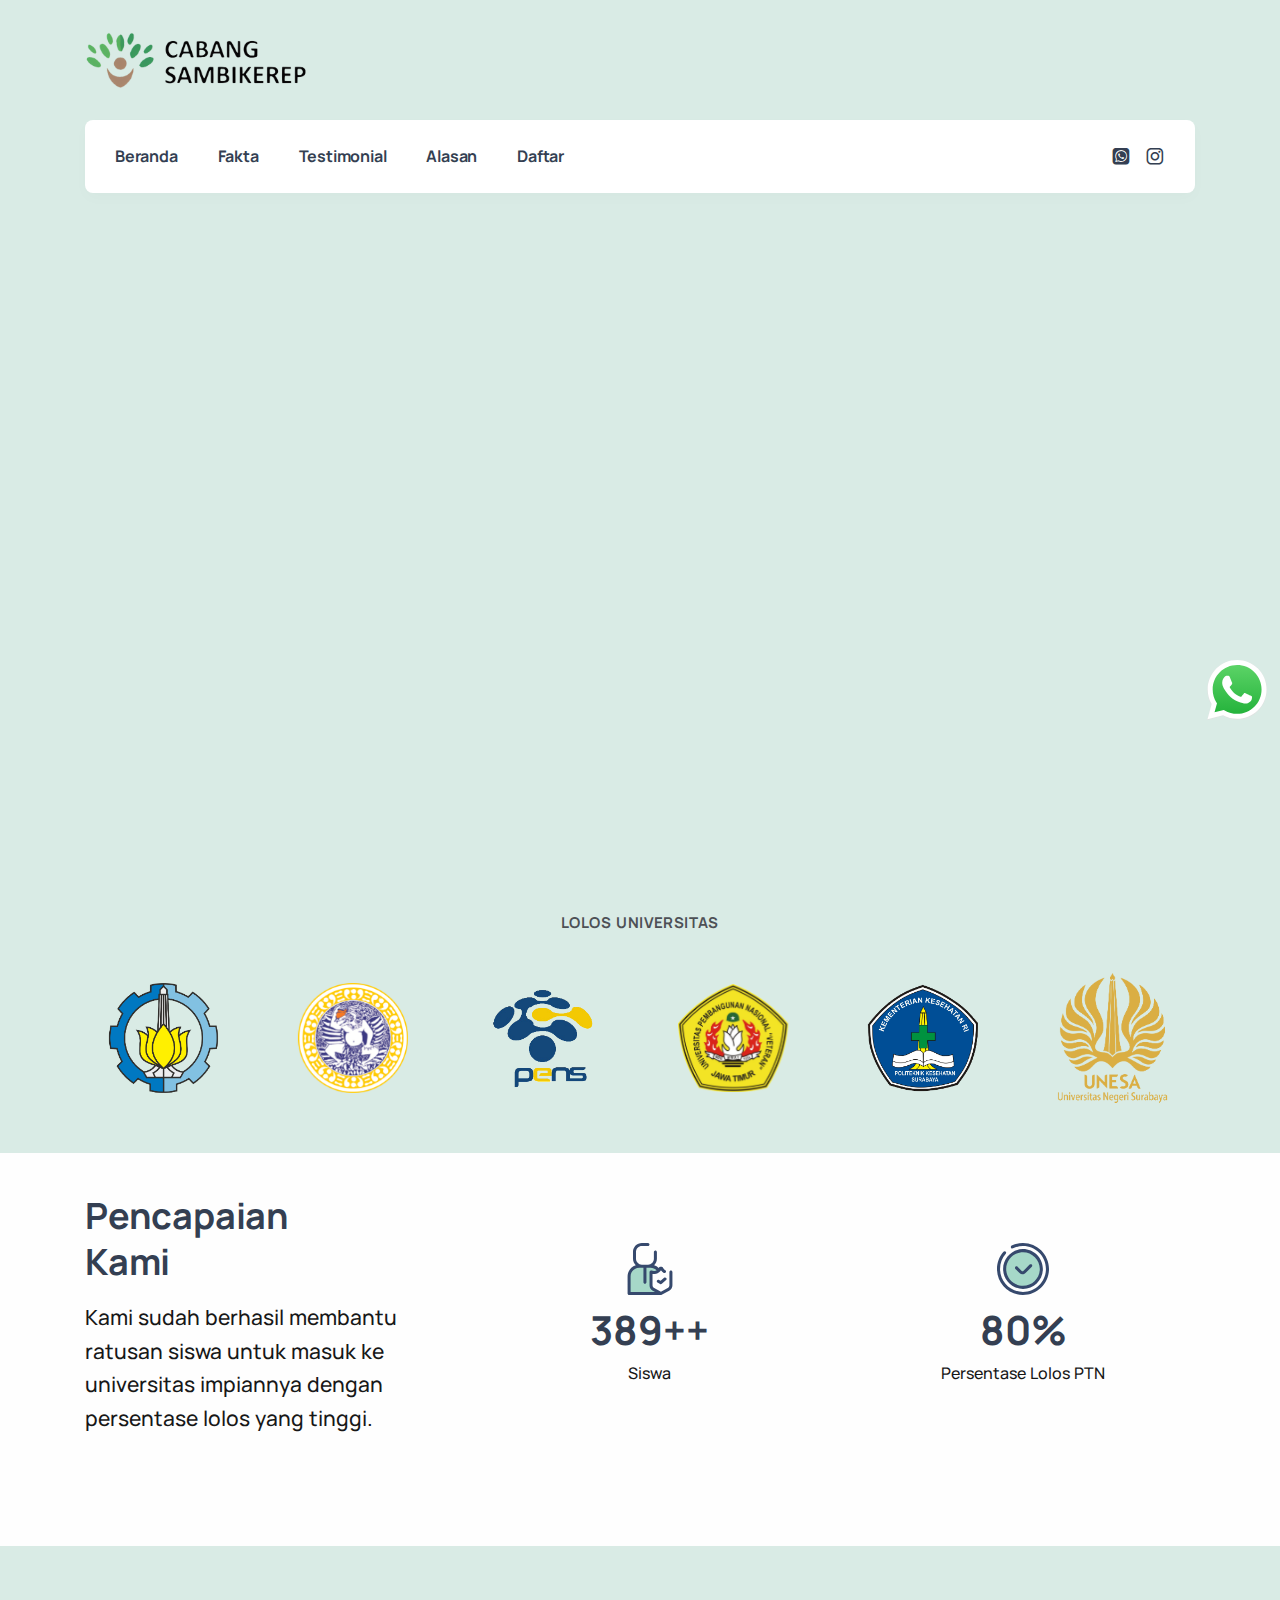
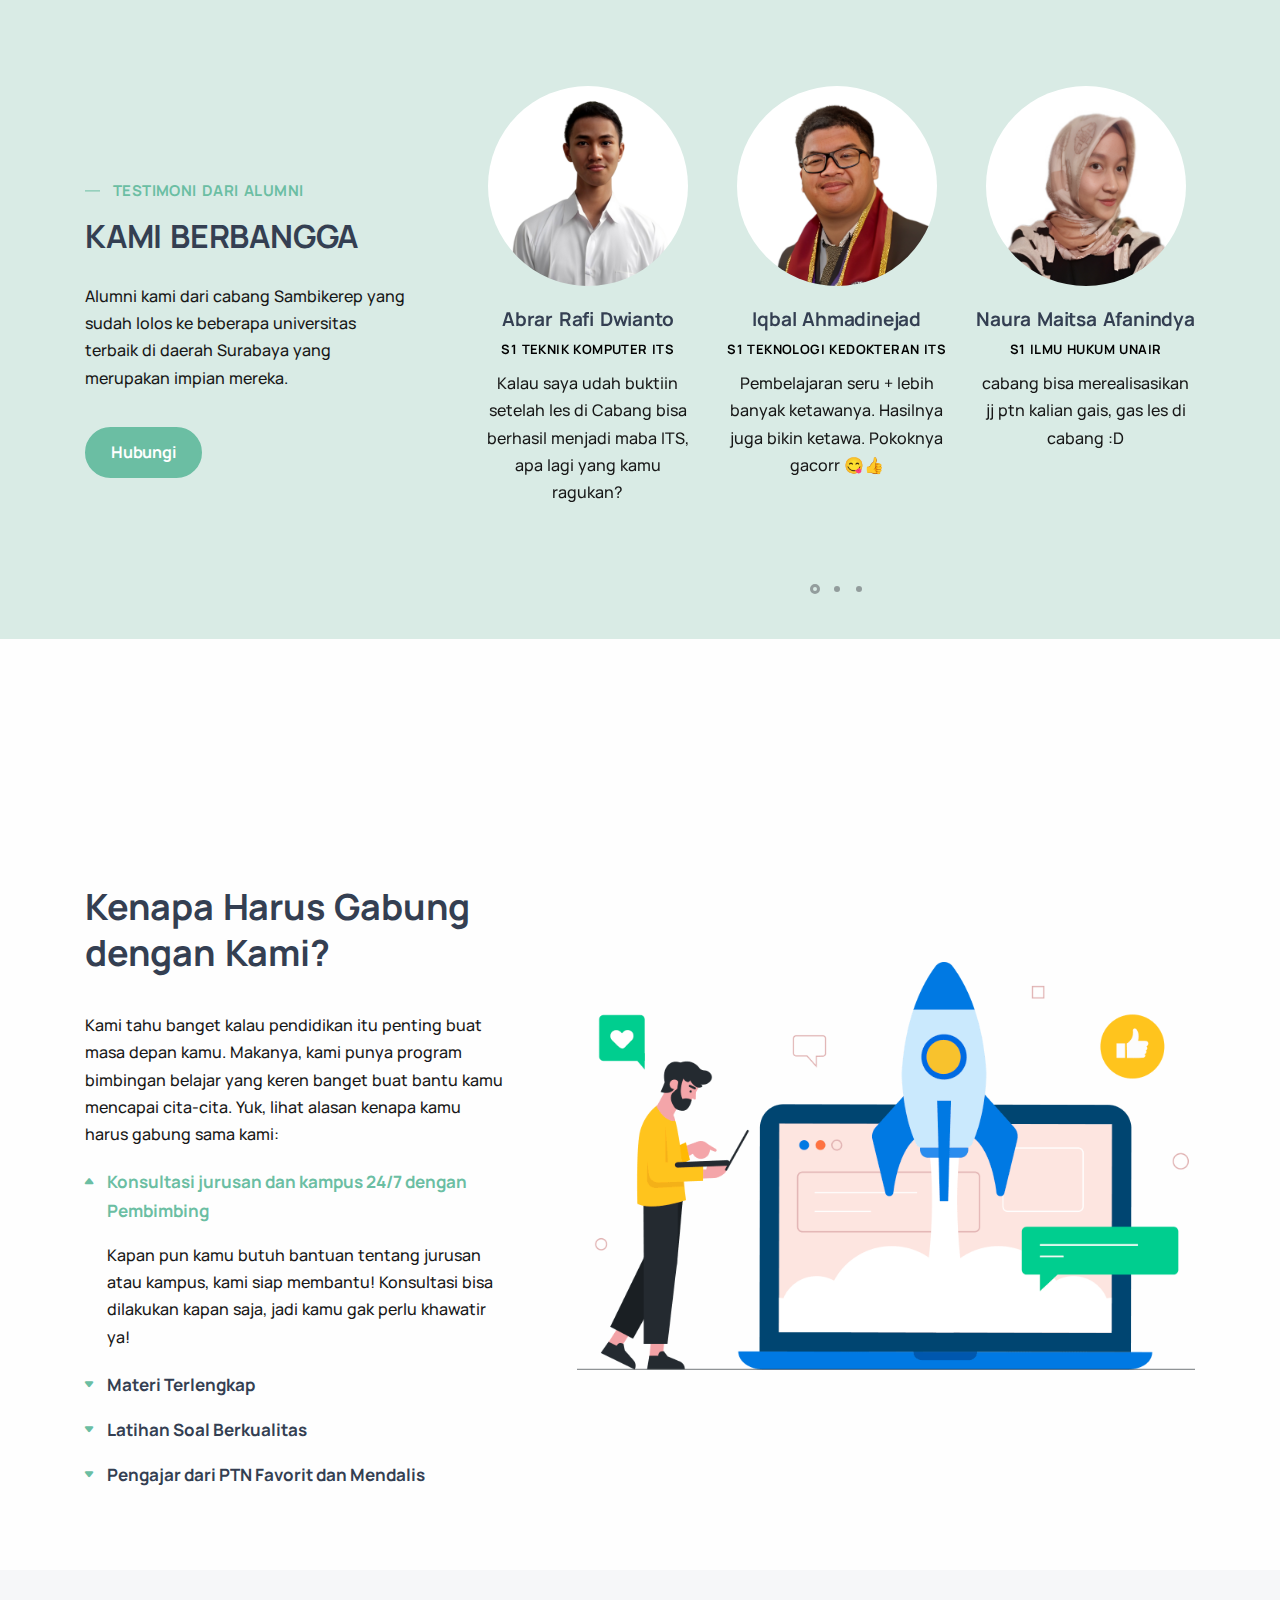
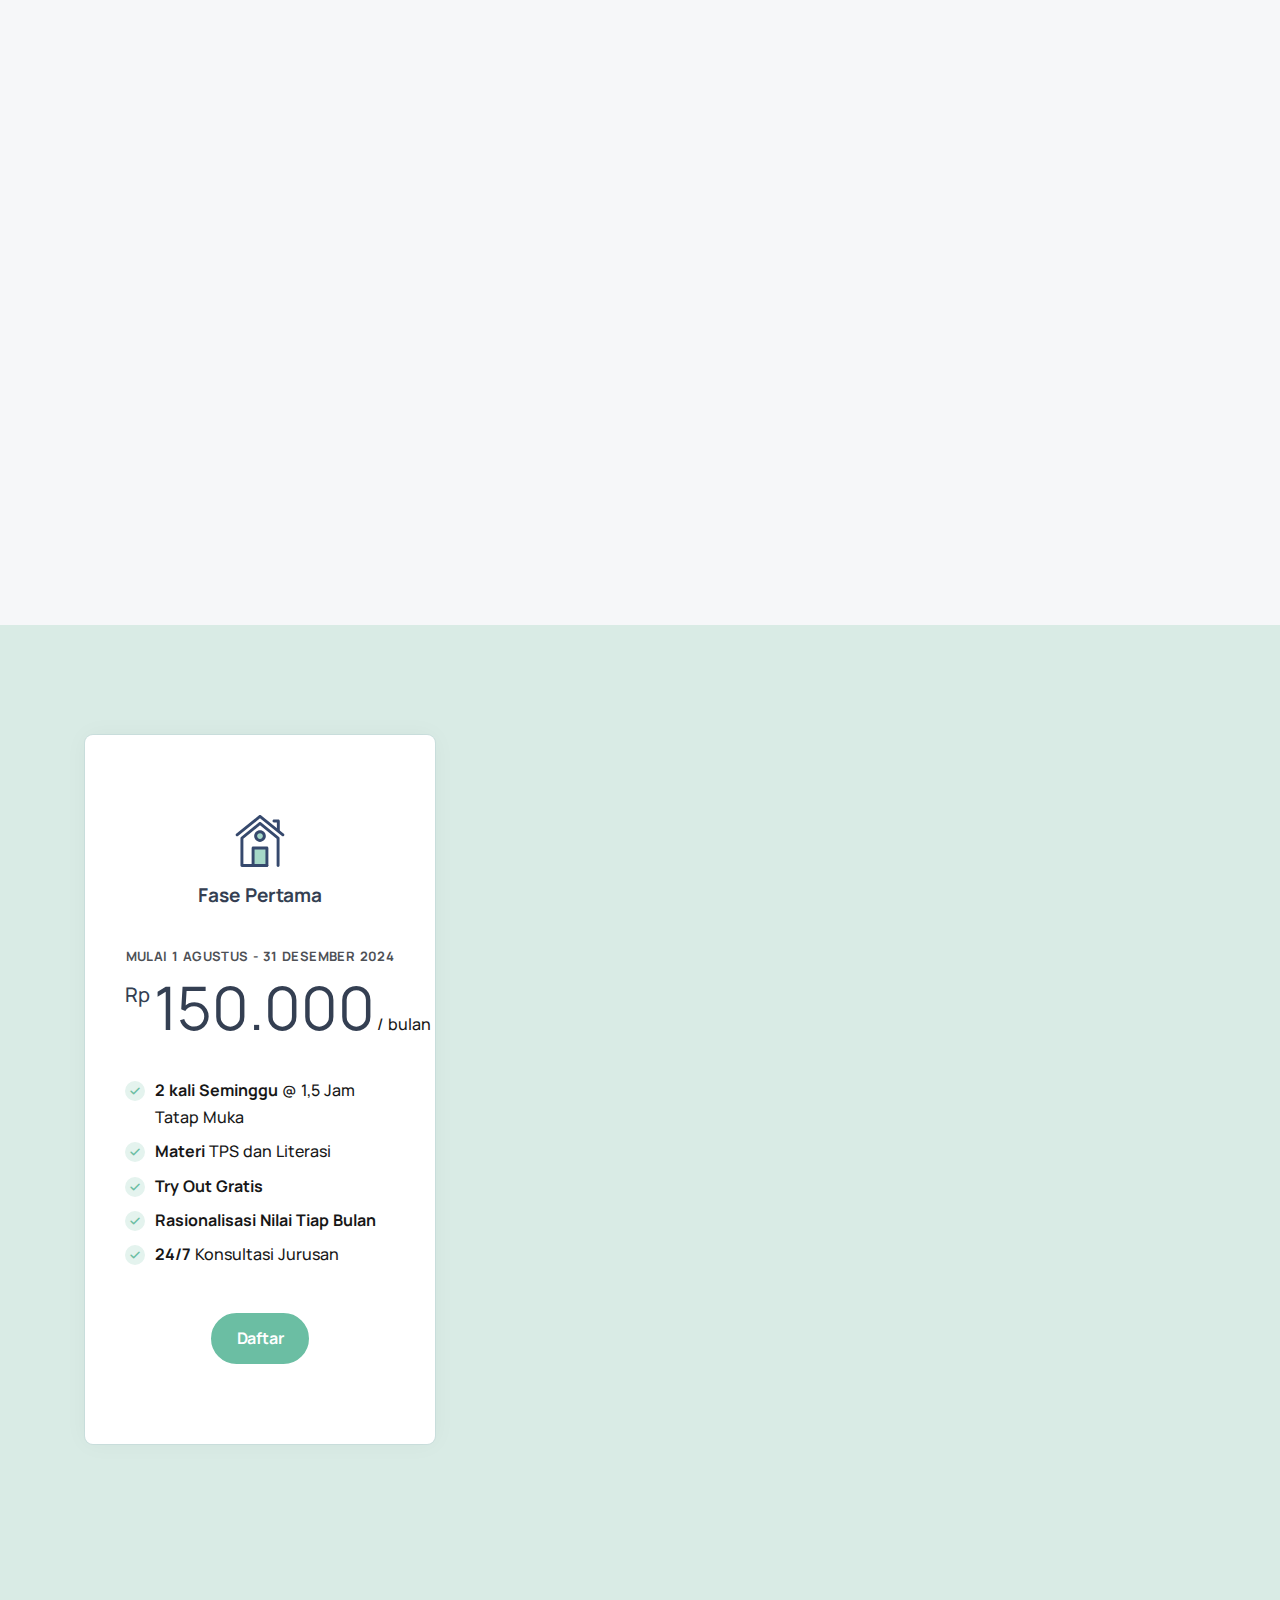
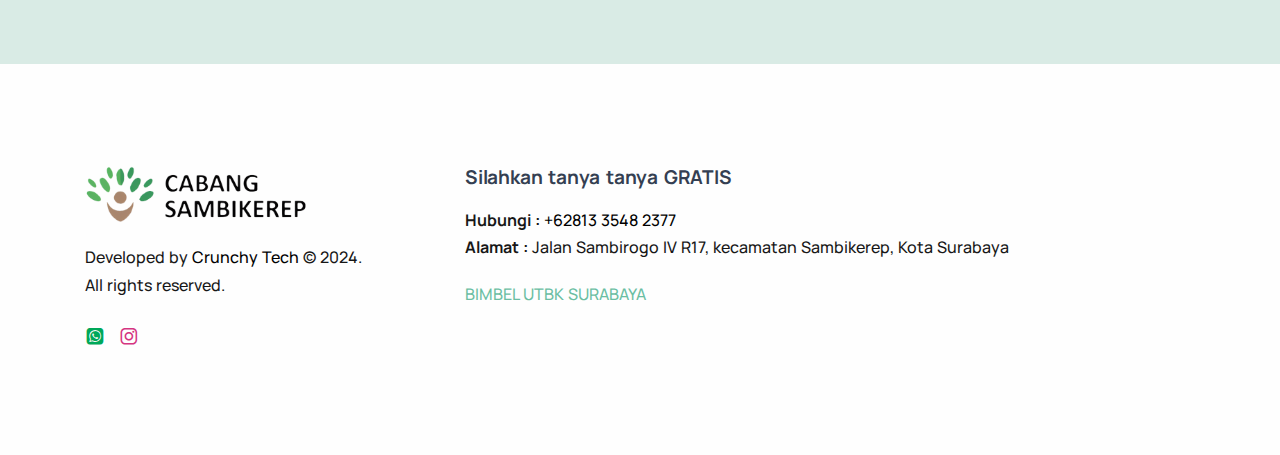
<file: index.html>
<!DOCTYPE html>
<html lang="en">

<head>
  <meta charset="utf-8">
  <meta name="viewport" content="width=device-width, initial-scale=1.0">
  <meta name="description" content="Kejar PTN favoritmu dengan lolos di UTBK/SNBT bersama Cabang Sambikerep! Bimbel UTBK Surabaya Terbaik dan termurah! Dengan tutor terbaik dan sangat friendly! Konsultasi 24/7">
  <meta property="og:description" content="Kejar PTN favoritmu dengan lolos di UTBK/SNBT bersama Cabang Sambikerep! Bimbel UTBK Surabaya Terbaik dan termurah! Dengan tutor terbaik dan sangat friendly! Konsultasi 24/7">
  <meta property="og:title" content="Bimbel Persiapan UTBK SNBT 2024, Lolos di Kampus Impian bersama Cabang Sambikerep">
  <meta name="twitter:description" content="Kejar PTN favoritmu dengan lolos di UTBK/SNBT bersama Cabang Sambikerep! Bimbel UTBK Surabaya Terbaik dan termurah! Dengan tutor terbaik dan sangat friendly! Konsultasi 24/7">
  <meta name="twitter:title" content="Bimbel Persiapan UTBK SNBT 2024, Lolos di Kampus Impian bersama Brain Academy">
  <link rel="shortcut icon" href="./assets/img/favicon.png">
  <title>Cabang Sambikerep</title>
  <link rel="stylesheet" href="./assets/css/plugins.css">
  <link rel="stylesheet" href="./assets/css/style.css">
  <link rel="stylesheet" href="./assets/css/colors/green.css">
</head>

<body class="onepage" data-bs-spy="scroll" data-bs-target=".navbar">
  <div class="content-wrapper">
    <header class="wrapper bg-soft-primary">
      <nav class="navbar navbar-expand-lg extended navbar-light navbar-bg-light caret-none">
        <div class="container flex-lg-column">
          <div class="topbar d-flex flex-row w-100 justify-content-between align-items-center">
            <div class="navbar-brand"><a href="./index.html"><img src="./assets/img/logo/main-logo.png"
                  srcset="./assets/img/logo/main-logo.png 2x" alt="" style="height: 60px;" /></a></div>
            <div class="navbar-other ms-auto">
              <ul class="navbar-nav flex-row align-items-center" data-sm-skip="true">
                <li class="nav-item d-lg-none">
                  <div class="navbar-hamburger"><button class="hamburger animate plain"
                      data-toggle="offcanvas-nav"><span></span></button></div>
                </li>
              </ul>
              <!-- /.navbar-nav -->
            </div>
            <!-- /.navbar-other -->
          </div>
          <!-- /.d-flex -->
          <div class="navbar-collapse-wrapper bg-white d-flex flex-row align-items-center">
            <div class="navbar-collapse offcanvas-nav">
              <div class="offcanvas-header d-lg-none d-xl-none">
                <a href="./index.html"><img src="./assets/img/logo-light.png" srcset="./assets/img/logo-light@2x.png 2x"
                    alt="" /></a>
                <button type="button" class="btn-close btn-close-white offcanvas-close offcanvas-nav-close"
                  aria-label="Close"></button>
              </div>
              <ul class="navbar-nav">
                <li class="nav-item"><a class="nav-link scroll" href="#beranda">Beranda</a></li>
                <li class="nav-item"><a class="nav-link scroll" href="#fakta">Fakta</a></li>
                <li class="nav-item"><a class="nav-link scroll" href="#testimonial">Testimonial</a></li>
                <li class="nav-item"><a class="nav-link scroll" href="#alasan">Alasan</a></li>
                <li class="nav-item"><a class="nav-link scroll" href="#daftar">Daftar</a></li>
              </ul>
              <!-- /.navbar-nav -->
            </div>
            <!-- /.navbar-collapse -->
            <div class="navbar-other ms-auto w-100 d-none d-lg-block">
              <nav class="nav social social-muted justify-content-end text-end">
                <a href="https://api.whatsapp.com/send/?phone=6281335482377&text=Kak+boleh+tanya+tanya+dulu+gak+sih?&type=phone_number&app_absent=0"
                  target="_blank"><i class="uil uil-whatsapp"></i></a>
                <a href="https://www.instagram.com/cabangsambikerep" target="_blank"><i
                    class="uil uil-instagram"></i></a>
              </nav>
              <!-- /.social -->
            </div>
            <!-- /.navbar-other -->
          </div>
          <!-- /.navbar-collapse-wrapper -->
        </div>
        <!-- /.container -->
      </nav>
      <!-- /.navbar -->
    </header>
    <!-- /header -->
    <!--/.modal -->
    
    <section id="beranda" class="wrapper bg-soft-primary">
      <div class="container pt-10 pt-md-7 pb-md-20">
        <div class="row gx-lg-8 gx-xl-12 gy-10 mb-5 align-items-center">
          <div class="col-md-10 offset-md-1 offset-lg-0 col-lg-5 text-center text-lg-start order-2 order-lg-0"
            data-cues="slideInDown" data-group="page-title" data-delay="600">
            <h1 class="display-1 mb-5 mx-md-n5 mx-lg-0">Bimbel SNBT-UTBK Paling Bersahabat di Surabaya Barat</h1>
            <p class="lead fs-lg mb-7">
              Menciptakan ekosistem belajar yang <strong>FUN</strong>, sehingga menjadi <strong>EFISIEN</strong> dalam belajar. 
            </p>
            <div class="d-flex justify-content-center justify-content-lg-start" data-cues="slideInDown"
              data-group="page-title-buttons" data-delay="900">
              <span> <a class="btn btn-primary rounded me-2"
                  href="https://api.whatsapp.com/send/?phone=6281335482377&text=Kak+boleh+tanya+tanya+dulu+gak+sih?&type=phone_number&app_absent=0"
                  target="_blank"><i class="uil uil-whatsapp"></i> Hubungi</a></span>
            </div>
          </div>
          <!-- /column -->
          <div class="col-lg-7" data-cue="slideInDown">
            <figure><img class="w-auto" src="./assets/img/concept/concept6.png"
                srcset="./assets/img/concept/concept6@2x.png 2x" alt="" /></figure>
          </div>
          <!-- /column -->
        </div>
        <!-- /.row -->
      </div>
      <div class="container py-8 py-md-10">
        <h2 class="fs-15 text-uppercase text-muted text-center mb-8">Lolos universitas</h2>
        <div class="carousel owl-carousel clients mb-0" data-margin="30" data-loop="true" data-dots="false"
          data-autoplay="true" data-autoplay-timeout="5000"
          data-responsive='{"0":{"items": "2"}, "768":{"items": "4"}, "992":{"items": "5"}, "1200":{"items": "6"}, "1400":{"items": "6"}}'>
          <div class="item px-5"><img src="./assets/img/univ/its.png" alt="bimbel utbk surabaya its" /></div>
          <div class="item px-5"><img src="./assets/img/univ/unair.png" alt="bimbel utbk surabaya unair" /></div>
          <div class="item px-5"><img src="./assets/img/univ/pens.png" alt="bimbel utbk surabaya pens" /></div>
          <div class="item px-5"><img src="./assets/img/univ/upn.png" alt="bimbel utbk surabaya upn" /></div>
          <div class="item px-5"><img src="./assets/img/univ/poltekessby.png" alt="bimbel utbk surabaya poltekessyb" /></div>
          <div class="item px-5"><img src="./assets/img/univ/unesa.png" alt="bimbel utbk surabaya unesa" /></div>
        </div>
        <!-- /.owl-carousel -->
      </div>
      <!-- /.container -->
    </section>

    <!-- SECTION OF FACT -->
    <section id="fakta" class="wrapper" style="margin-top: 0px !important;">
      <div class="container py-10 pt-md-8 pb-md-12">
        <div class="row gx-lg-8 gx-xl-12 gy-10 gy-lg-0 mb-lg-8">
          <div class="col-lg-4">
            <h3 class="display-4 mb-3 pe-xl-15">Pencapaian Kami</h3>
            <p class="lead fs-lg mb-0 pe-xxl-10">Kami sudah berhasil membantu ratusan siswa untuk masuk ke universitas impiannya dengan persentase lolos yang tinggi.</p>
          </div>
          <!-- /column -->
          <div class="col-lg-8 mt-lg-2 pt-md-8">
            <div class="row align-items-center counter-wrapper gy-6 text-center">
              <div class="col-md-6">
                <img src="./assets/img/icons/user.svg" class="svg-inject icon-svg icon-svg-md text-primary mb-3"
                  alt="" />
                <h3 class="counter">389++</h3>
                <p>Siswa</p>
              </div>
              <div class="col-md-6">
                <img src="./assets/img/icons/check.svg" class="svg-inject icon-svg icon-svg-md text-primary mb-3"
                  alt="" />
                <h3 class="counter">80%</h3>
                <p>Persentase Lolos PTN</p>
              </div>
              <!--/column -->
            </div>
            <!--/.row -->
          </div>
          <!-- /column -->
        </div>
        <!-- /.row -->
      </div>
      <!-- /.container -->
    </section>
    <!-- /END OF SECTION OF FACT -->

    <section id="testimonial">
      <div class="wrapper bg-soft-primary">
        <div class="container py-14 py-md-17">
          <div class="row gx-lg-8 gx-xl-12 gy-10 align-items-center">
            <div class="col-lg-4">
              <h2 class="fs-15 text-uppercase text-line text-primary text-center mb-3">Testimoni dari alumni</h2>
              <h3 class="display-5 mb-5">KAMI BERBANGGA</h3>
              <p>Alumni kami dari cabang Sambikerep yang sudah lolos ke beberapa universitas
                terbaik di daerah Surabaya yang merupakan impian mereka.</p>

              <a href="https://api.whatsapp.com/send/?phone=6281335482377&text=Kak+boleh+tanya+tanya+dulu+gak+sih?&type=phone_number&app_absent=0"
                target="_blank" class="btn btn-primary rounded-pill mt-3">Hubungi</a>
            </div>
            <!--/column -->
            <div class="col-lg-8">
              <div class="carousel owl-carousel text-center" data-margin="30" data-dots="true" data-autoplay="false"
                data-autoplay-timeout="5000"
                data-responsive='{"0":{"items": "1"}, "768":{"items": "2"}, "992":{"items": "2"}, "1200":{"items": "3"}}'>
                <div class="item">
                  <img class="rounded-circle w-20 mx-auto mb-4" src="./assets/img/testimoni/abrar.png"
                    srcset="./assets/img/testimoni/abrar.png 2x" alt="bimbel utbk surabaya teknik komputer its" />
                  <h4 class="mb-1">Abrar Rafi Dwianto</h4>
                  <div class="meta mb-2" style="color: black;">S1 Teknik Komputer ITS</div>
                  <p class="mb-2">Kalau saya udah buktiin setelah les di Cabang bisa berhasil menjadi maba ITS, apa lagi
                    yang kamu ragukan?</p>
                </div>
                <!-- /.item -->
                <div class="item">
                  <img class="rounded-circle w-20 mx-auto mb-4" src="./assets/img/testimoni/iqbal.png"
                    srcset="./assets/img/testimoni/iqbal.png" alt="bimbel utbk surabaya its teknologi kedokteran" />
                  <h4 class="mb-1">Iqbal Ahmadinejad</h4>
                  <div class="meta mb-2" style="color: black;">S1 Teknologi Kedokteran ITS</div>
                  <p class="mb-2">Pembelajaran seru + lebih banyak ketawanya. Hasilnya juga bikin ketawa. Pokoknya
                    gacorr 😋👍</p>
                  <!-- /.social -->
                </div>
                <!-- /.item -->
                <div class="item">
                  <img class="rounded-circle w-20 mx-auto mb-4" src="./assets/img/testimoni/naura.png"
                    srcset="./assets/img/testimoni/naura.png" alt="bimbel utbk surabaya upn unair ilmu hukum s1" />
                  <h4 class="mb-1">Naura Maitsa Afanindya</h4>
                  <div class="meta mb-2" style="color: black;">S1 Ilmu Hukum Unair</div>
                  <p class="mb-2">cabang bisa merealisasikan jj ptn kalian gais, gas les di cabang :D</p>
                  <!-- /.social -->
                </div>
                <!-- /.item -->
                <div class="item">
                  <img class="rounded-circle w-20 mx-auto mb-4" src="./assets/img/testimoni/valuena.png"
                    srcset="./assets/img/testimoni/valuena.png" alt="bimbel utbk surabaya unair psikologi s1" />
                  <h4 class="mb-1">Valuena Ade Aldrica</h4>
                  <div class="meta mb-2" style="color: black;">S1 Psikologi Unair</div>
                  <p class="mb-2">Kapan lagi ada bimbel dengan pengajar asyik dan super sabar. InshaAllah tembus ptn
                    belajar di cabang👊🏻👊🏻</p>
                  <!-- /.social -->
                </div>
                <!-- /.item -->
                <div class="item">
                  <img class="rounded-circle w-20 mx-auto mb-4" src="./assets/img/testimoni/arkadewa.png"
                    srcset="./assets/img/testimoni/arkadewa.png" alt="bimbel utbk surabaya upn" />
                  <h4 class="mb-1">Arkadewa Bumisyach Gunta</h4>
                  <div class="meta mb-2" style="color: black;">S1 Arsitektur UPN</div>
                  <p class="mb-2">Baru kali ini saya bisa dapet tempat bimbel yang bener-bener asik bgt suasananya juga
                    para kakak pengajar yang humble & seru-seru</p>
                  <!-- /.social -->
                </div>
                <!-- /.item -->
              </div>
              <!-- /.owl-carousel -->
            </div>
            <!--/column -->
          </div>
          <!--/.row -->
        </div>
        <!-- /.container -->
      </div>
      <!-- /.wrapper -->
    </section>
    <!-- section -->

    <!-- TESTIMONIAL SECTION -->
    <section id="alasan" class="wrapper bg-light">
      <div class="container py-14 py-md-16 pb-md-17">
        <div class="row gx-lg-8 gx-xl-12 gy-10 align-items-center">
          <div class="col-lg-7 order-lg-2">
            <figure><img class="w-auto" src="./assets/img/concept/concept2.png"
                srcset="./assets/img/concept/concept2@2x.png 2x" alt="" /></figure>
          </div>
          <!--/column -->
          <div class="col-lg-5">
            <h3 class="display-4 mb-7 mt-lg-10">Kenapa Harus Gabung dengan Kami?</h3>
            <p>Kami tahu banget kalau pendidikan itu penting buat masa depan kamu. Makanya, kami punya program bimbingan
              belajar yang keren banget buat bantu kamu mencapai cita-cita. Yuk, lihat alasan kenapa kamu harus gabung
              sama kami:</p>
            <div class="accordion accordion-wrapper" id="accordionExample">
              <div class="card plain accordion-item">
                <div class="card-header" id="headingOne">
                  <button class="accordion-button" data-bs-toggle="collapse" data-bs-target="#collapseOne"
                    aria-expanded="true" aria-controls="collapseOne"> Konsultasi jurusan dan kampus 24/7 dengan
                    Pembimbing </button>
                </div>
                <!--/.card-header -->
                <div id="collapseOne" class="accordion-collapse collapse show" aria-labelledby="headingOne"
                  data-bs-parent="#accordionExample">
                  <div class="card-body">
                    <p>Kapan pun kamu butuh bantuan tentang jurusan atau kampus, kami siap membantu! Konsultasi bisa
                      dilakukan kapan saja, jadi kamu gak perlu khawatir ya!</p>
                  </div>
                  <!--/.card-body -->
                </div>
                <!--/.accordion-collapse -->
              </div>
              <!--/.accordion-item -->
              <div class="card plain accordion-item">
                <div class="card-header" id="headingThree">
                  <button class="collapsed" data-bs-toggle="collapse" data-bs-target="#collapseThree"
                    aria-expanded="false" aria-controls="collapseThree"> Materi Terlengkap </button>
                </div>
                <!--/.card-header -->
                <div id="collapseThree" class="accordion-collapse collapse" aria-labelledby="headingThree"
                  data-bs-parent="#accordionExample">
                  <div class="card-body">
                    <p>Materi pelajaran kami lengkap banget! Disusun oleh pengajar berpengalaman, jadi kamu pasti bisa
                      belajar dengan maksimal dan bisa meningkatkan kemungkinan lolos UTBK.</p>
                  </div>
                  <!--/.card-body -->
                </div>
                <!--/.accordion-collapse -->
              </div>
              <!--/.accordion-item -->
              <div class="card plain accordion-item">
                <div class="card-header" id="headingFour">
                  <button class="collapsed" data-bs-toggle="collapse" data-bs-target="#collapseFour"
                    aria-expanded="false" aria-controls="collapseFour"> Latihan Soal Berkualitas </button>
                </div>
                <!--/.card-header -->
                <div id="collapseFour" class="accordion-collapse collapse" aria-labelledby="headingFour"
                  data-bs-parent="#accordionExample">
                  <div class="card-body">
                    <ul>
                      <li><b>Try Out Kisi-Kisi Soal Terbaru:</b> Kami selalu update latihan soal sesuai kisi-kisi
                        terbaru biar kamu siap menghadapi ujian.</li>
                      <li><b>Latihan Soal HOTS:</b> Latihan soal yang bikin kamu berpikir kritis dan analitis, jadi kamu
                        lebih siap lagi.</li>
                    </ul>
                  </div>
                  <!--/.card-body -->
                </div>
                <!--/.accordion-collapse -->
              </div>
              <!--/.accordion-item -->
              <div class="card plain accordion-item">
                <div class="card-header" id="headingFive">
                  <button class="collapsed" data-bs-toggle="collapse" data-bs-target="#collapseFive"
                    aria-expanded="false" aria-controls="collapseFive"> Pengajar dari PTN Favorit dan Mendalis </button>
                </div>
                <!--/.card-header -->
                <div id="collapseFive" class="accordion-collapse collapse" aria-labelledby="headingFive"
                  data-bs-parent="#accordionExample">
                  <div class="card-body">
                    <p>Pengajar kami berasal dari PTN favorit dan punya pengalaman mengajar soal olimpiade. Mereka siap
                      bantu kamu mencapai hasil terbaik.</p>
                  </div>
                  <!--/.card-body -->
                </div>
                <!--/.accordion-collapse -->
              </div>
              <!--/.accordion-item -->
            </div>
            <!--/.accordion -->
          </div>
          <!--/column -->
        </div>
        <!--/.row -->
      </div>
      <!-- /.container -->
    </section>
    <!-- END TESTIMONIAL SECTION -->
    <!-- /section -->

    <section class="wrapper bg-gray">
      <div class="container pt-12 pt-md-14 pb-14 pb-md-16">
        <div class="row gy-10 gy-md-13 gy-lg-0 align-items-center">
          <div class="col-md-8 col-lg-5 d-flex position-relative mx-auto" data-cues="slideInDown" data-group="header">
            <div class="img-blob blob1"><img src="./assets/img/tutor/yasya.png" srcset="./assets/img/tutor/yasya@2x.png 2x" alt="yasya bahrul ulum bimbel utbk surabaya" /></div>
            <div class="card shadow-lg position-absolute" style="bottom: 10%; right: 2%;">
              <div class="card-body py-4 px-5">
                <div class="d-flex flex-row align-items-center">
                  <div>
                    <img src="./assets/img/icons/medal.svg" class="svg-inject icon-svg icon-svg-sm text-primary mx-auto me-3" alt="" />
                  </div>
                  <div>
                    <h3 class="counter mb-0 text-nowrap">MEDALI EMAS</h3>
                    <p class="fs-14 lh-sm mb-0 text-nowrap">International Mathematics Competition (IMC) 2014</p>
                  </div>
                </div>
              </div>
              <!--/.card-body -->
            </div>
            <!--/.card -->
          </div>
          <!--/column -->
          <div class="col-lg-6 offset-lg-1 col-xxl-5 text-center text-lg-start" data-cues="slideInDown" data-group="page-title" data-delay="600">
            <h1 class="display-1 mb-5">Yasya Bahrul Ulum</h1>
            <p class="lead fs-20 lh-sm mb-7 px-md-10 px-lg-0">
              Kenalin pendiri dan pengajar di Cabang Sambikerep, Kak Yasya!
            </p>
            <p class="fs-20 lh-sm mb-7 px-md-10 px-lg-0">
              Kak Yasya adalah peraih <strong>Medali Emas International Mathematics Competition (IMC) 2014</strong> dan Peraih <strong> Medali Emas OSN Matematika 2012</strong>.
            </p>

            <p class="fs-20 lh-sm mb-7 px-md-10 px-lg-0">
              Penasaran gimana serunya belajar bareng sang Genius? Yuk, tunggu apa lagi, langsung aja daftar ke Cabang Sambikerep! 🤗
            </p>
          </div>
          <!--/column -->
        </div>
        <!-- /.row -->
      </div>
      <!-- /.container -->
    </section>

    <section id="daftar" class="wrapper bg-soft-primary">
      <div class="container pb-14 pb-md-16">
        <div class="pricing-wrapper position-relative mb-12 mb-md-15">
          <div class="row gy-6 mt-3 mt-md-5">
            <div class="col-md-6 col-lg-4 popular">
              <div class="pricing card text-center">
                <div class="card-body">
                  <img src="./assets/img/icons/home.svg" class="svg-inject icon-svg icon-svg-md text-primary mb-3"
                    alt="" />
                  <h4 class="card-title">Fase Pertama</h4>
                  <div class="meta mb-2">Mulai 1 Agustus - 31 Desember 2024</div>
                  <div class="prices text-dark">
                    <div class="price price-show"><span class="price-currency">Rp</span><span
                        class="price-value">150.000</span> <span class="price-duration">bulan</span></div>
                  </div>
                  <!--/.prices -->
                  <ul class="icon-list bullet-bg bullet-soft-primary mt-8 mb-9 text-start">
                    <li><i class="uil uil-check"></i><span><strong>2 kali Seminggu</strong> @ 1,5 Jam Tatap Muka</span>
                    </li>
                    <li><i class="uil uil-check"></i><span><strong>Materi</strong> TPS dan Literasi </span></li>
                    <li><i class="uil uil-check"></i><span><strong>Try Out Gratis</strong> </span></li>
                    <li><i class="uil uil-check"></i><span><strong>Rasionalisasi Nilai Tiap Bulan </strong></span></li>
                    <li><i class="uil uil-check"></i><span><strong> 24/7</strong> Konsultasi Jurusan</span></li>
                  </ul>
                  <a href="https://api.whatsapp.com/send/?phone=6281335482377&text=Kak+boleh+tanya+tanya+dulu+gak+sih?&type=phone_number&app_absent=0"
                    target="_blank" class="btn btn-primary rounded-pill">Daftar</a>
                </div>
                <!--/.card-body -->
              </div>
              <!--/.pricing -->
            </div>
            <!--/column -->
          </div>
          <!--/.row -->
        </div>
        <!--/.pricing-wrapper -->
      </div>
      <!-- /.container -->
    </section>

  </div>
  <!-- /.content-wrapper -->
  <footer class="bg-light">
    <div class="container py-13 py-md-15">
      <div class="row gy-12 gy-lg-0">
        <div class="col-md-6 col-lg-4">
          <div class="widget">
            <img class="mb-4" src="./assets/img/logo/main-logo.png" srcset="./assets/img/logo/main-logo.png 2x" alt=""
              style="height: 60px;" />
            <p class="mb-4">Developed by 
              <a href=""
                target="_blank" class="link-body">Crunchy Tech</a>
               © 2024. <br class="d-none d-lg-block" />All rights reserved.</p>
            <nav class="nav social ">
              <a href="https://api.whatsapp.com/send/?phone=6281335482377&text=Kak+boleh+tanya+tanya+dulu+gak+sih?&type=phone_number&app_absent=0"
                target="_blank"><i class="uil uil-whatsapp"></i></a>
              <a href="https://www.instagram.com/cabangsambikerep" target="_blank"><i class="uil uil-instagram"></i></a>
            </nav>
            <!-- /.social -->
          </div>
          <!-- /.widget -->
        </div>
        <!-- /column -->
        <div class="col-md-6 col-lg-8">
          <div class="widget">
            <h4 class="widget-title  mb-3">Silahkan tanya tanya GRATIS</h4>
            <span><strong>Hubungi :</strong>
              <a href="https://api.whatsapp.com/send/?phone=6281335482377&text=Kak+boleh+tanya+tanya+dulu+gak+sih?&type=phone_number&app_absent=0"
                target="_blank" class="link-body">+62813 3548 2377</a>
            </span>
            <address class="pe-xl-15 pe-xxl-17"><strong>Alamat : </strong>Jalan Sambirogo IV R17, kecamatan Sambikerep,
              Kota Surabaya</address>
              <a href="/bimbel-utbk-surabaya">BIMBEL UTBK SURABAYA</a>
          </div>
          <!-- /.widget -->
        </div>
        <!-- /column -->
      </div>
      <!-- /column -->
    </div>
    <!--/.row -->
    </div>
    <!-- /.container -->
  </footer>
  <!-- 
  <div class="progress-wrap">
    <svg class="progress-circle svg-content" width="100%" height="100%" viewBox="-1 -1 102 102">
      <path d="M50,1 a49,49 0 0,1 0,98 a49,49 0 0,1 0,-98" />
    </svg>
  </div> --> 
  
    <a href="https://api.whatsapp.com/send/?phone=6281335482377&text=Kak+boleh+tanya+tanya+dulu+gak+sih?&type=phone_number&app_absent=0" 
        class="whatsapp-float" target="_blank">
        <img src="./assets/img/whatsapp.svg" alt="WhatsApp" class="whatsapp-icon">
    </a>
  
  <script src="https://cdn.jsdelivr.net/npm/bootstrap@5.1.1/dist/js/bootstrap.bundle.min.js"
    integrity="sha384-/bQdsTh/da6pkI1MST/rWKFNjaCP5gBSY4sEBT38Q/9RBh9AH40zEOg7Hlq2THRZ"
    crossorigin="anonymous"></script>
  <script src="https://cdnjs.cloudflare.com/ajax/libs/jquery/3.6.0/jquery.min.js"
    integrity="sha512-894YE6QWD5I59HgZOGReFYm4dnWc1Qt5NtvYSaNcOP+u1T9qYdvdihz0PPSiiqn/+/3e7Jo4EaG7TubfWGUrMQ=="
    crossorigin="anonymous"></script>
  <script src="./assets/js/plugins.js"></script>
  <script src="./assets/js/theme.js"></script>
</body>

</html>
</file>
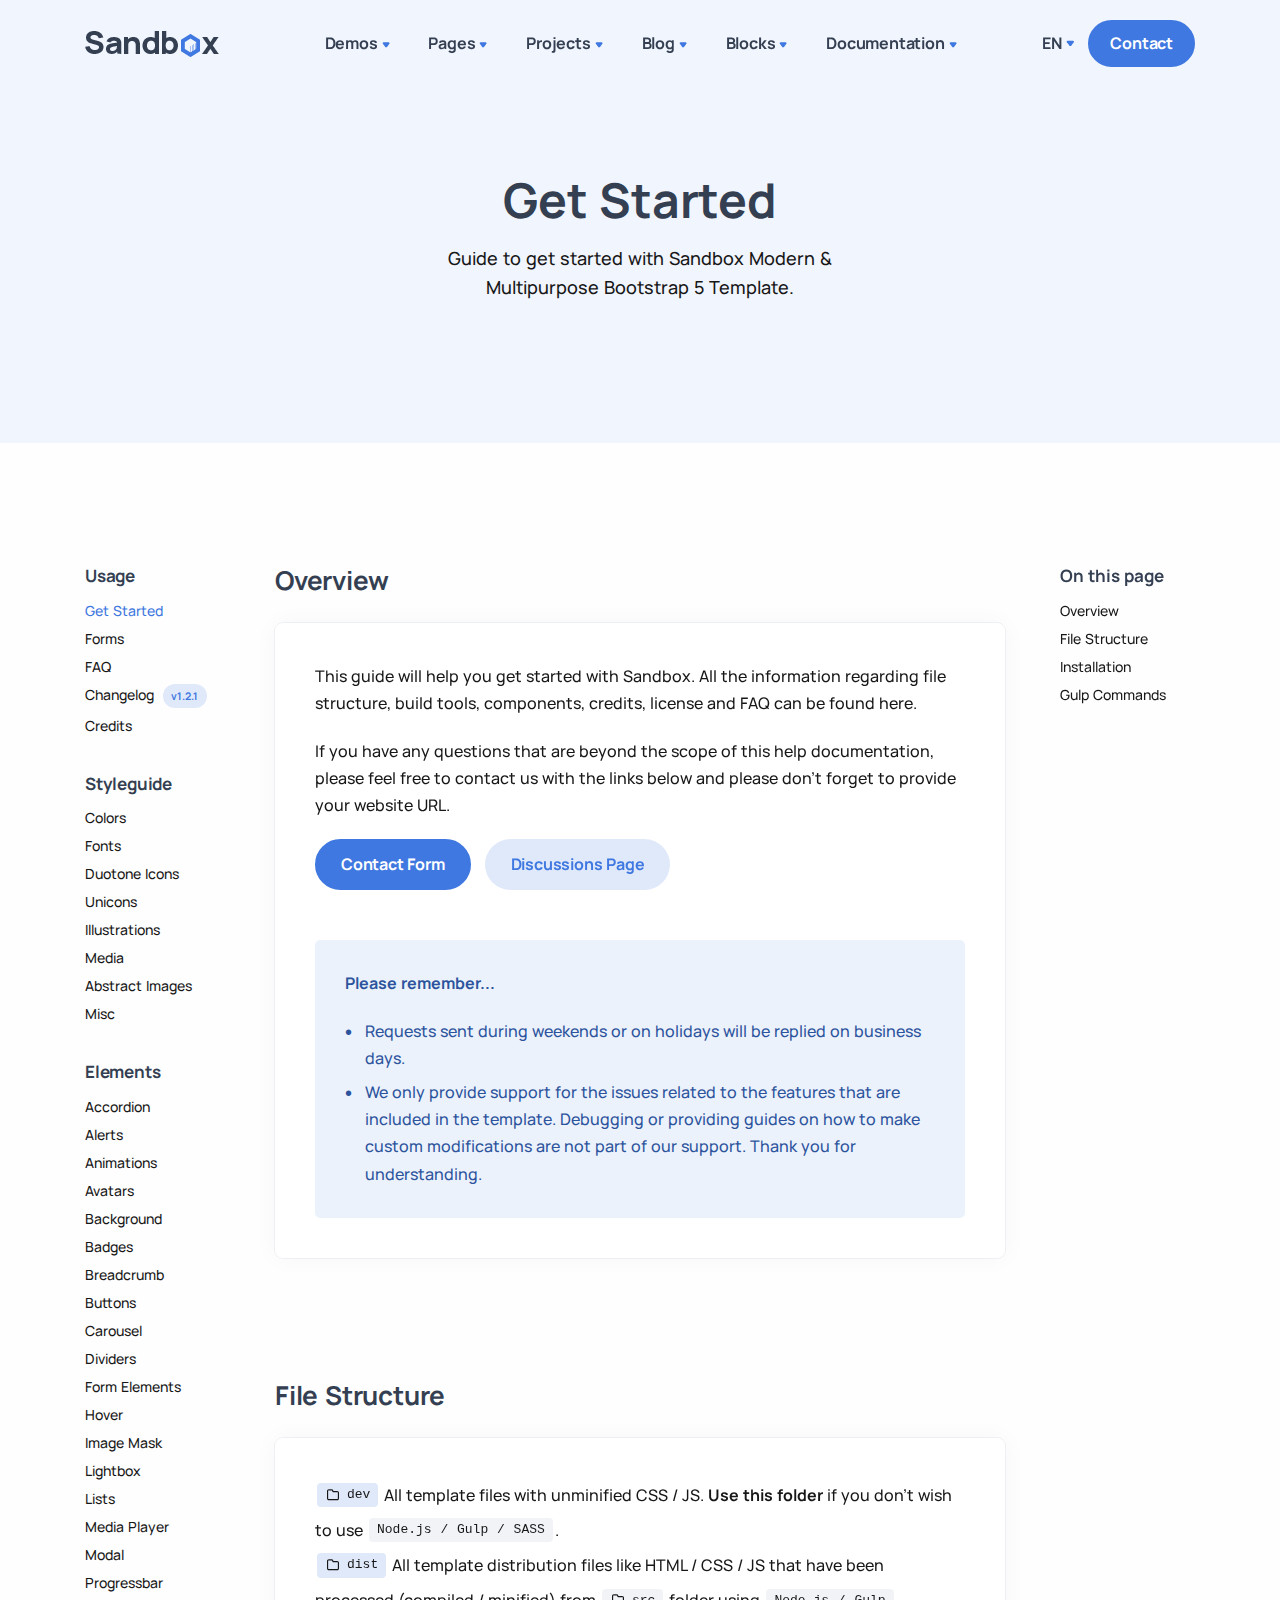
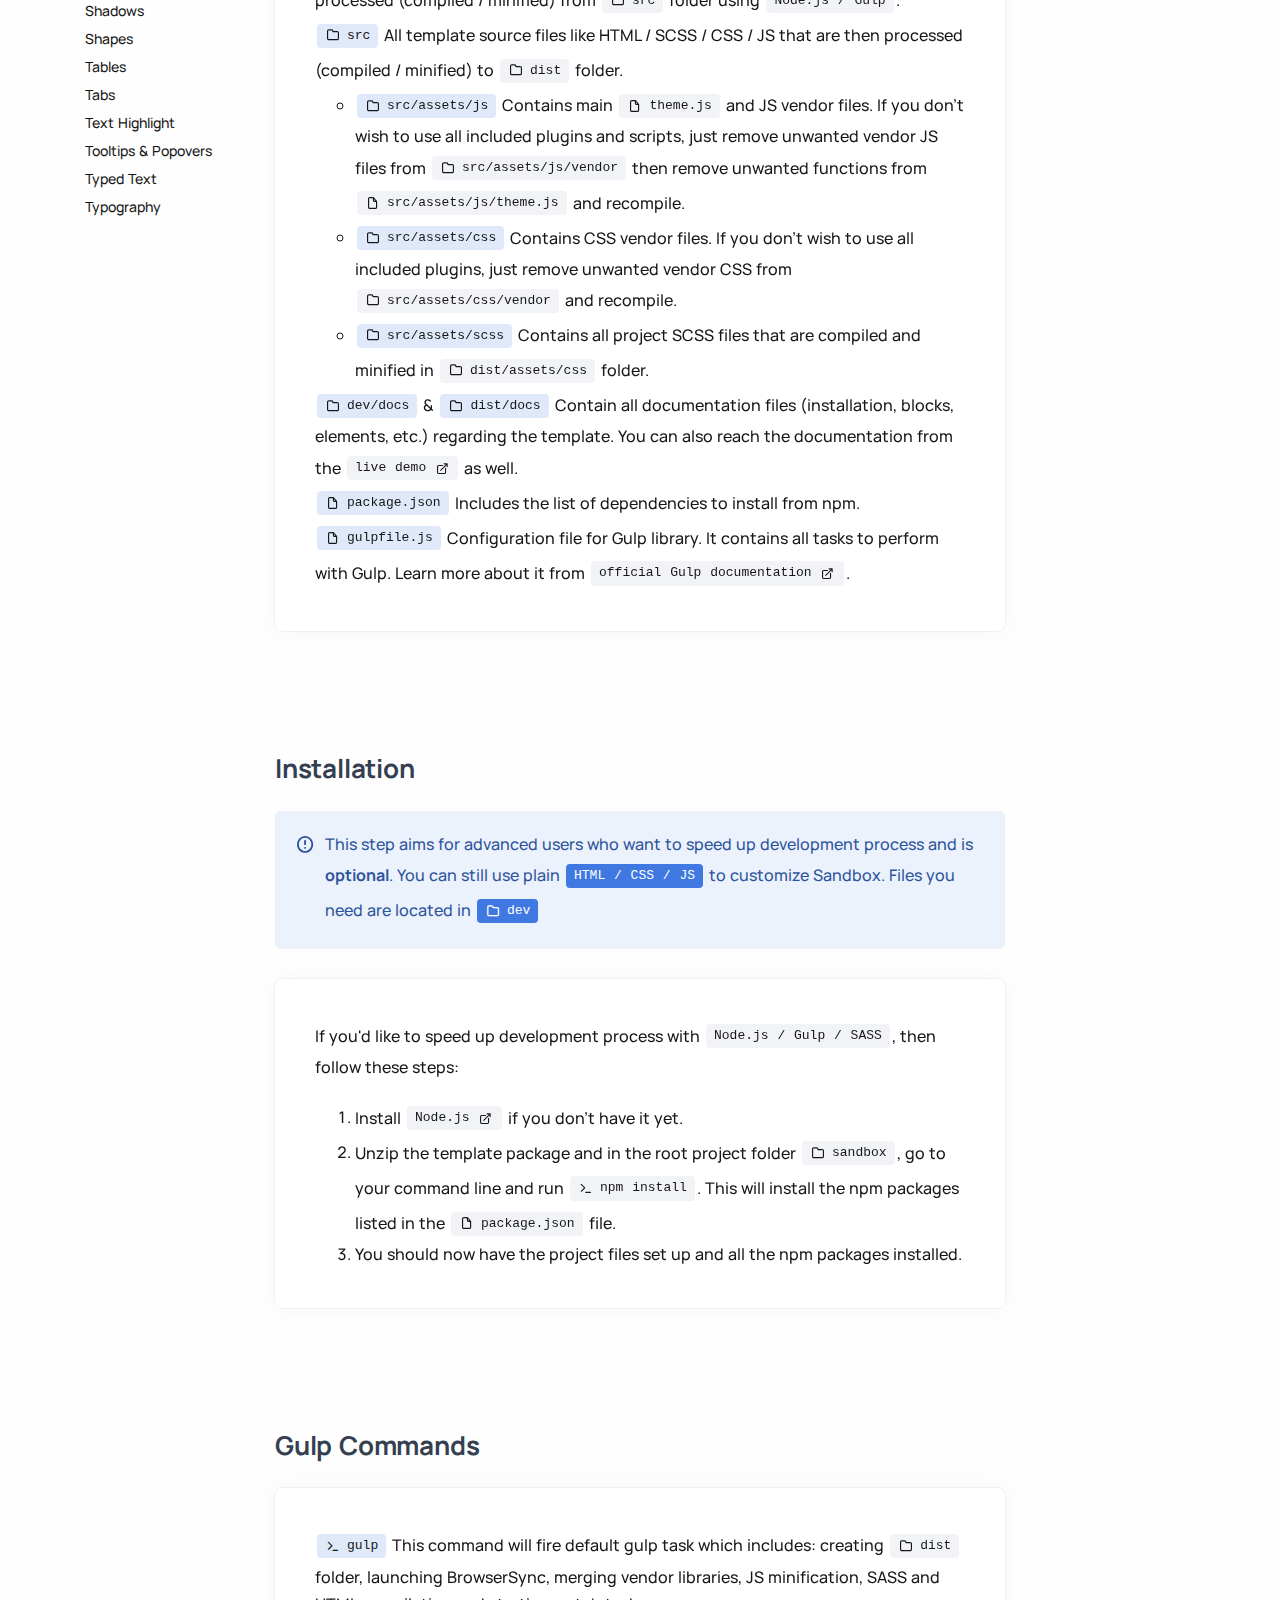
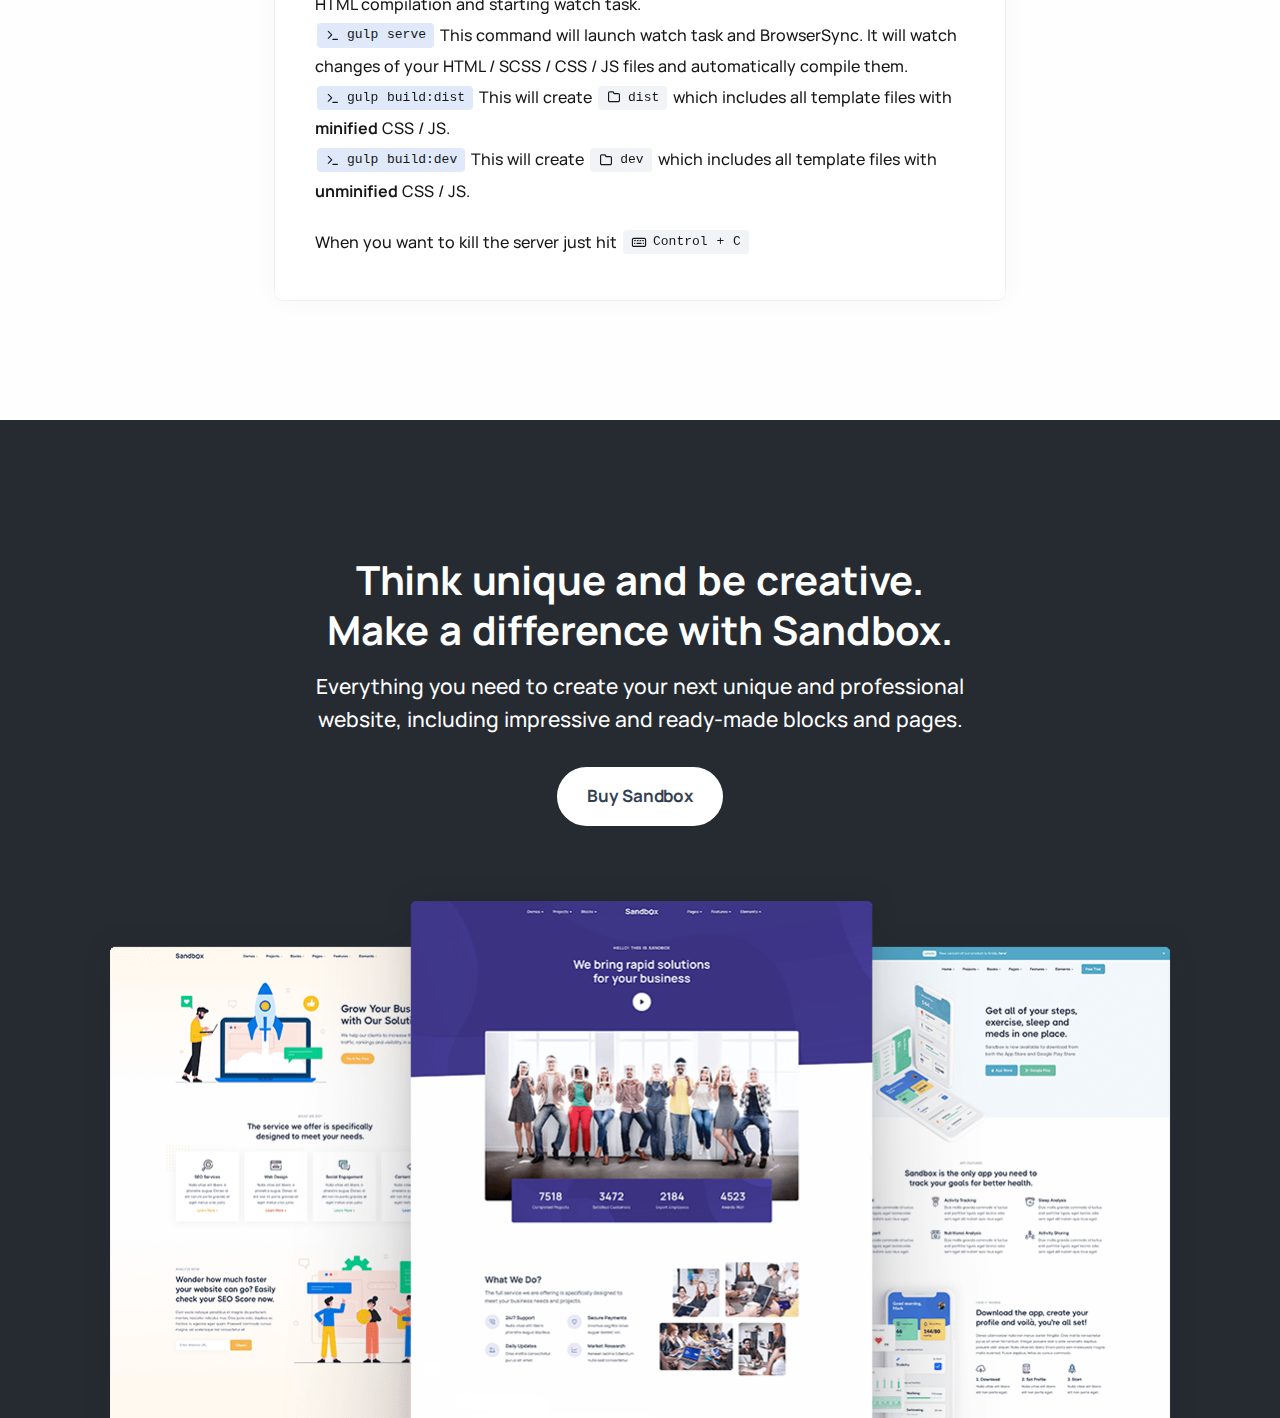
<file: docs/index.html>
<!DOCTYPE html>
<html lang="en">

<head>
  <meta charset="utf-8">
  <meta name="viewport" content="width=device-width, initial-scale=1.0">
  <link rel="shortcut icon" href="../assets/img/favicon.png">
  <title>Sandbox</title>
  <link rel="stylesheet" href="../assets/css/plugins.css">
  <link rel="stylesheet" href="../assets/css/style.css">
</head>

<body>
  <div class="content-wrapper">
    <header class="wrapper bg-soft-primary">
      <nav class="navbar navbar-expand-lg center-nav transparent navbar-light">
        <div class="container flex-lg-row flex-nowrap align-items-center">
          <div class="navbar-brand w-100">
            <a href="../index.html">
              <img src="../assets/img/logo.png" srcset="../assets/img/logo@2x.png 2x" alt="" />
            </a>
          </div>
          <div class="navbar-collapse offcanvas-nav">
            <div class="offcanvas-header d-lg-none d-xl-none">
              <a href="../index.html"><img src="../assets/img/logo-light.png" srcset="../assets/img/logo-light@2x.png 2x" alt="" /></a>
              <button type="button" class="btn-close btn-close-white offcanvas-close offcanvas-nav-close" aria-label="Close"></button>
            </div>
            <ul class="navbar-nav">
              <li class="nav-item"><a class="nav-link" href="#!">Demos</a>
                <ul class="dropdown-menu mega-menu mega-menu-dark mega-menu-img">
                  <li class="mega-menu-content">
                    <ul class="row row-cols-1 row-cols-lg-6 gx-0 gx-lg-4 gy-lg-2 list-unstyled">
                      <li class="col"><a class="dropdown-item" href="../demo1.html">
                          <figure class="rounded lift d-none d-lg-block"><img src="../assets/img/demos/mi1.jpg" srcset="../assets/img/demos/mi1@2x.jpg 2x" alt=""></figure>
                          <span class="d-lg-none">Demo I</span>
                        </a></li>
                      <li class="col"><a class="dropdown-item" href="../demo2.html">
                          <figure class="rounded lift d-none d-lg-block"><img src="../assets/img/demos/mi2.jpg" srcset="../assets/img/demos/mi2@2x.jpg 2x" alt=""></figure>
                          <span class="d-lg-none">Demo II</span>
                        </a></li>
                      <li class="col"><a class="dropdown-item" href="../demo3.html">
                          <figure class="rounded lift d-none d-lg-block"><img src="../assets/img/demos/mi3.jpg" srcset="../assets/img/demos/mi3@2x.jpg 2x" alt=""></figure>
                          <span class="d-lg-none">Demo III</span>
                        </a></li>
                      <li class="col"><a class="dropdown-item" href="../demo4.html">
                          <figure class="rounded lift d-none d-lg-block"><img src="../assets/img/demos/mi4.jpg" srcset="../assets/img/demos/mi4@2x.jpg 2x" alt=""></figure>
                          <span class="d-lg-none">Demo IV</span>
                        </a></li>
                      <li class="col"><a class="dropdown-item" href="../demo5.html">
                          <figure class="rounded lift d-none d-lg-block"><img src="../assets/img/demos/mi5.jpg" srcset="../assets/img/demos/mi5@2x.jpg 2x" alt=""></figure>
                          <span class="d-lg-none">Demo V</span>
                        </a></li>
                      <li class="col"><a class="dropdown-item" href="../demo6.html">
                          <figure class="rounded lift d-none d-lg-block"><img src="../assets/img/demos/mi6.jpg" srcset="../assets/img/demos/mi6@2x.jpg 2x" alt=""></figure>
                          <span class="d-lg-none">Demo VI</span>
                        </a></li>
                      <li class="col"><a class="dropdown-item" href="../demo7.html">
                          <figure class="rounded lift d-none d-lg-block"><img src="../assets/img/demos/mi7.jpg" srcset="../assets/img/demos/mi7@2x.jpg 2x" alt=""></figure>
                          <span class="d-lg-none">Demo VII</span>
                        </a></li>
                      <li class="col"><a class="dropdown-item" href="../demo8.html">
                          <figure class="rounded lift d-none d-lg-block"><img src="../assets/img/demos/mi8.jpg" srcset="../assets/img/demos/mi8@2x.jpg 2x" alt=""></figure>
                          <span class="d-lg-none">Demo VIII</span>
                        </a></li>
                      <li class="col"><a class="dropdown-item" href="../demo9.html">
                          <figure class="rounded lift d-none d-lg-block"><img src="../assets/img/demos/mi9.jpg" srcset="../assets/img/demos/mi9@2x.jpg 2x" alt=""></figure>
                          <span class="d-lg-none">Demo IX</span>
                        </a></li>
                      <li class="col"><a class="dropdown-item" href="../demo10.html">
                          <figure class="rounded lift d-none d-lg-block"><img src="../assets/img/demos/mi10.jpg" srcset="../assets/img/demos/mi10@2x.jpg 2x" alt=""></figure>
                          <span class="d-lg-none">Demo X</span>
                        </a></li>
                      <li class="col"><a class="dropdown-item" href="../demo11.html">
                          <figure class="rounded lift d-none d-lg-block"><img src="../assets/img/demos/mi11.jpg" srcset="../assets/img/demos/mi11@2x.jpg 2x" alt=""></figure>
                          <span class="d-lg-none">Demo XI</span>
                        </a></li>
                      <li class="col"><a class="dropdown-item" href="../demo12.html">
                          <figure class="rounded lift d-none d-lg-block"><img src="../assets/img/demos/mi12.jpg" srcset="../assets/img/demos/mi12@2x.jpg 2x" alt=""></figure>
                          <span class="d-lg-none">Demo XII</span>
                        </a></li>
                      <li class="col"><a class="dropdown-item" href="../demo13.html">
                          <figure class="rounded lift d-none d-lg-block"><img src="../assets/img/demos/mi13.jpg" srcset="../assets/img/demos/mi13@2x.jpg 2x" alt=""></figure>
                          <span class="d-lg-none">Demo XIII</span>
                        </a></li>
                      <li class="col"><a class="dropdown-item" href="../demo14.html">
                          <figure class="rounded lift d-none d-lg-block"><img src="../assets/img/demos/mi14.jpg" srcset="../assets/img/demos/mi14@2x.jpg 2x" alt=""></figure>
                          <span class="d-lg-none">Demo XIV</span>
                        </a></li>
                      <li class="col"><a class="dropdown-item" href="../demo15.html">
                          <figure class="rounded lift d-none d-lg-block"><img src="../assets/img/demos/mi15.jpg" srcset="../assets/img/demos/mi15@2x.jpg 2x" alt=""></figure>
                          <span class="d-lg-none">Demo XV</span>
                        </a></li>
                      <li class="col"><a class="dropdown-item" href="../demo16.html">
                          <figure class="rounded lift d-none d-lg-block"><img src="../assets/img/demos/mi16.jpg" srcset="../assets/img/demos/mi16@2x.jpg 2x" alt=""></figure>
                          <span class="d-lg-none">Demo XVI</span>
                        </a></li>
                      <li class="col"><a class="dropdown-item" href="../demo17.html">
                          <figure class="rounded lift d-none d-lg-block"><img src="../assets/img/demos/mi17.jpg" srcset="../assets/img/demos/mi17@2x.jpg 2x" alt=""></figure>
                          <span class="d-lg-none">Demo XVII</span>
                        </a></li>
                      <li class="col"><a class="dropdown-item" href="../demo18.html">
                          <figure class="rounded lift d-none d-lg-block"><img src="../assets/img/demos/mi18.jpg" srcset="../assets/img/demos/mi18@2x.jpg 2x" alt=""></figure>
                          <span class="d-lg-none">Demo XVIII</span>
                        </a></li>
                    </ul>
                    <!--/.row -->
                  </li>
                  <!--/.mega-menu-content-->
                </ul>
                <!--/.dropdown-menu -->
              </li>
              <li class="nav-item dropdown"><a class="nav-link dropdown-toggle" href="#!">Pages</a>
                <ul class="dropdown-menu">
                  <li class="dropdown"><a class="dropdown-item dropdown-toggle" href="#">Services</a>
                    <ul class="dropdown-menu">
                      <li class="nav-item"><a class="dropdown-item" href="../services.html">Services I</a></li>
                      <li class="nav-item"><a class="dropdown-item" href="../services2.html">Services II</a></li>
                    </ul>
                  </li>
                  <li class="dropdown"><a class="dropdown-item dropdown-toggle" href="#">About</a>
                    <ul class="dropdown-menu">
                      <li class="nav-item"><a class="dropdown-item" href="../about.html">About I</a></li>
                      <li class="nav-item"><a class="dropdown-item" href="../about2.html">About II</a></li>
                    </ul>
                  </li>
                  <li class="dropdown"><a class="dropdown-item dropdown-toggle" href="#">Contact</a>
                    <ul class="dropdown-menu">
                      <li class="nav-item"><a class="dropdown-item" href="../contact.html">Contact I</a></li>
                      <li class="nav-item"><a class="dropdown-item" href="../contact2.html">Contact II</a></li>
                      <li class="nav-item"><a class="dropdown-item" href="../contact3.html">Contact III</a></li>
                    </ul>
                  </li>
                  <li class="nav-item"><a class="dropdown-item" href="../pricing.html">Pricing</a></li>
                  <li class="nav-item"><a class="dropdown-item" href="../onepage.html">One Page</a></li>
                </ul>
              </li>
              <li class="nav-item dropdown"><a class="nav-link dropdown-toggle" href="#!">Projects</a>
                <ul class="dropdown-menu">
                  <li class="nav-item"><a class="dropdown-item" href="../projects.html">Projects I</a></li>
                  <li class="nav-item"><a class="dropdown-item" href="../projects2.html">Projects II</a></li>
                  <li class="nav-item"><a class="dropdown-item" href="../projects3.html">Projects III</a></li>
                  <li class="nav-item"><a class="dropdown-item" href="../projects4.html">Projects IV</a></li>
                  <li class="dropdown"><a class="dropdown-item dropdown-toggle" href="#">Single Projects</a>
                    <ul class="dropdown-menu">
                      <li class="nav-item"><a class="dropdown-item" href="../single-project.html">Single Project I</a></li>
                      <li class="nav-item"><a class="dropdown-item" href="../single-project2.html">Single Project II</a></li>
                      <li class="nav-item"><a class="dropdown-item" href="../single-project3.html">Single Project III</a></li>
                    </ul>
                  </li>
                </ul>
              </li>
              <li class="nav-item dropdown"><a class="nav-link dropdown-toggle" href="#!">Blog</a>
                <ul class="dropdown-menu">
                  <li class="nav-item"><a class="dropdown-item" href="../blog.html">Blog without Sidebar</a></li>
                  <li class="nav-item"><a class="dropdown-item" href="../blog2.html">Blog with Sidebar</a></li>
                  <li class="nav-item"><a class="dropdown-item" href="../blog3.html">Blog with Left Sidebar</a></li>
                  <li class="dropdown"><a class="dropdown-item dropdown-toggle" href="#">Blog Posts</a>
                    <ul class="dropdown-menu">
                      <li class="nav-item"><a class="dropdown-item" href="../blog-post.html">Post without Sidebar</a></li>
                      <li class="nav-item"><a class="dropdown-item" href="../blog-post2.html">Post with Sidebar</a></li>
                      <li class="nav-item"><a class="dropdown-item" href="../blog-post3.html">Post with Left Sidebar</a></li>
                    </ul>
                  </li>
                </ul>
              </li>
              <li class="nav-item"><a class="nav-link" href="#!">Blocks</a>
                <ul class="dropdown-menu mega-menu mega-menu-dark mega-menu-img">
                  <li class="mega-menu-content">
                    <ul class="row row-cols-1 row-cols-lg-6 gx-0 gx-lg-6 gy-lg-4 list-unstyled">
                      <li class="col"><a class="dropdown-item" href="../docs/blocks/about.html">
                          <div class="rounded img-svg d-none d-lg-block p-4 mb-lg-2"><img class="rounded-0" src="../assets/img/demos/block1.svg" alt=""></div>
                          <span>About</span>
                        </a>
                      </li>
                      <li class="col"><a class="dropdown-item" href="../docs/blocks/blog.html">
                          <div class="rounded img-svg d-none d-lg-block p-4 mb-lg-2"><img class="rounded-0" src="../assets/img/demos/block2.svg" alt=""></div>
                          <span>Blog</span>
                        </a>
                      </li>
                      <li class="col"><a class="dropdown-item" href="../docs/blocks/call-to-action.html">
                          <div class="rounded img-svg d-none d-lg-block p-4 mb-lg-2"><img class="rounded-0" src="../assets/img/demos/block3.svg" alt=""></div>
                          <span>Call to Action</span>
                        </a>
                      </li>
                      <li class="col"><a class="dropdown-item" href="../docs/blocks/clients.html">
                          <div class="rounded img-svg d-none d-lg-block p-4 mb-lg-2"><img class="rounded-0" src="../assets/img/demos/block4.svg" alt=""></div>
                          <span>Clients</span>
                        </a>
                      </li>
                      <li class="col"><a class="dropdown-item" href="../docs/blocks/contact.html">
                          <div class="rounded img-svg d-none d-lg-block p-4 mb-lg-2"><img class="rounded-0" src="../assets/img/demos/block5.svg" alt=""></div>
                          <span>Contact</span>
                        </a>
                      </li>
                      <li class="col"><a class="dropdown-item" href="../docs/blocks/facts.html">
                          <div class="rounded img-svg d-none d-lg-block p-4 mb-lg-2"><img class="rounded-0" src="../assets/img/demos/block6.svg" alt=""></div>
                          <span>Facts</span>
                        </a>
                      </li>
                      <li class="col"><a class="dropdown-item" href="../docs/blocks/faq.html">
                          <div class="rounded img-svg d-none d-lg-block p-4 mb-lg-2"><img class="rounded-0" src="../assets/img/demos/block7.svg" alt=""></div>
                          <span>FAQ</span>
                        </a>
                      </li>
                      <li class="col"><a class="dropdown-item" href="../docs/blocks/features.html">
                          <div class="rounded img-svg d-none d-lg-block p-4 mb-lg-2"><img class="rounded-0" src="../assets/img/demos/block8.svg" alt=""></div>
                          <span>Features</span>
                        </a>
                      </li>
                      <li class="col"><a class="dropdown-item" href="../docs/blocks/footer.html">
                          <div class="rounded img-svg d-none d-lg-block p-4 mb-lg-2"><img class="rounded-0" src="../assets/img/demos/block9.svg" alt=""></div>
                          <span>Footer</span>
                        </a>
                      </li>
                      <li class="col"><a class="dropdown-item" href="../docs/blocks/hero.html">
                          <div class="rounded img-svg d-none d-lg-block p-4 mb-lg-2"><img class="rounded-0" src="../assets/img/demos/block10.svg" alt=""></div>
                          <span>Hero</span>
                        </a>
                      </li>
                      <li class="col"><a class="dropdown-item" href="../docs/blocks/navbar.html">
                          <div class="rounded img-svg d-none d-lg-block p-4 mb-lg-2"><img class="rounded-0" src="../assets/img/demos/block11.svg" alt=""></div>
                          <span>Navbar</span>
                        </a>
                      </li>
                      <li class="col"><a class="dropdown-item" href="../docs/blocks/portfolio.html">
                          <div class="rounded img-svg d-none d-lg-block p-4 mb-lg-2"><img class="rounded-0" src="../assets/img/demos/block12.svg" alt=""></div>
                          <span>Portfolio</span>
                        </a>
                      </li>
                      <li class="col"><a class="dropdown-item" href="../docs/blocks/pricing.html">
                          <div class="rounded img-svg d-none d-lg-block p-4 mb-lg-2"><img class="rounded-0" src="../assets/img/demos/block13.svg" alt=""></div>
                          <span>Pricing</span>
                        </a>
                      </li>
                      <li class="col"><a class="dropdown-item" href="../docs/blocks/process.html">
                          <div class="rounded img-svg d-none d-lg-block p-4 mb-lg-2"><img class="rounded-0" src="../assets/img/demos/block14.svg" alt=""></div>
                          <span>Process</span>
                        </a>
                      </li>
                      <li class="col"><a class="dropdown-item" href="../docs/blocks/team.html">
                          <div class="rounded img-svg d-none d-lg-block p-4 mb-lg-2"><img class="rounded-0" src="../assets/img/demos/block15.svg" alt=""></div>
                          <span>Team</span>
                        </a>
                      </li>
                      <li class="col"><a class="dropdown-item" href="../docs/blocks/testimonials.html">
                          <div class="rounded img-svg d-none d-lg-block p-4 mb-lg-2"><img class="rounded-0" src="../assets/img/demos/block16.svg" alt=""></div>
                          <span>Testimonials</span>
                        </a>
                      </li>
                    </ul>
                    <!--/.row -->
                  </li>
                  <!--/.mega-menu-content-->
                </ul>
                <!--/.dropdown-menu -->
              </li>
              <li class="nav-item"><a class="nav-link" href="../docs/index.html">Documentation</a>
                <ul class="dropdown-menu mega-menu">
                  <li class="mega-menu-content">
                    <div class="row gx-0 gx-lg-3">
                      <div class="col-lg-4">
                        <h6 class="dropdown-header">Usage</h6>
                        <ul class="list-unstyled cc-2 pb-lg-1">
                          <li><a class="dropdown-item" href="../docs/index.html">Get Started</a></li>
                          <li><a class="dropdown-item" href="../docs/forms.html">Forms</a></li>
                          <li><a class="dropdown-item" href="../docs/faq.html">FAQ</a></li>
                          <li><a class="dropdown-item" href="../docs/changelog.html">Changelog</a></li>
                          <li><a class="dropdown-item" href="../docs/credits.html">Credits</a></li>
                        </ul>
                        <h6 class="dropdown-header mt-lg-6">Styleguide</h6>
                        <ul class="list-unstyled cc-2">
                          <li><a class="dropdown-item" href="../docs/styleguide/colors.html">Colors</a></li>
                          <li><a class="dropdown-item" href="../docs/styleguide/fonts.html">Fonts</a></li>
                          <li><a class="dropdown-item" href="../docs/styleguide/duotone-icons.html">Duotone Icons</a></li>
                          <li><a class="dropdown-item" href="../docs/styleguide/unicons.html">Unicons</a></li>
                          <li><a class="dropdown-item" href="../docs/styleguide/illustrations.html">Illustrations</a></li>
                          <li><a class="dropdown-item" href="../docs/styleguide/media.html">Media</a></li>
                          <li><a class="dropdown-item" href="../docs/styleguide/abstract.html">Abstract Images</a></li>
                          <li><a class="dropdown-item" href="../docs/styleguide/misc.html">Misc</a></li>
                        </ul>
                      </div>
                      <!--/column -->
                      <div class="col-lg-8">
                        <h6 class="dropdown-header">Elements</h6>
                        <ul class="list-unstyled cc-3">
                          <li><a class="dropdown-item" href="../docs/elements/accordion.html">Accordion</a></li>
                          <li><a class="dropdown-item" href="../docs/elements/alerts.html">Alerts</a></li>
                          <li><a class="dropdown-item" href="../docs/elements/animations.html">Animations</a></li>
                          <li><a class="dropdown-item" href="../docs/elements/avatars.html">Avatars</a></li>
                          <li><a class="dropdown-item" href="../docs/elements/background.html">Background</a></li>
                          <li><a class="dropdown-item" href="../docs/elements/badges.html">Badges</a></li>
                          <li><a class="dropdown-item" href="../docs/elements/breadcrumb.html">Breadcrumb</a></li>
                          <li><a class="dropdown-item" href="../docs/elements/buttons.html">Buttons</a></li>
                          <li><a class="dropdown-item" href="../docs/elements/carousel.html">Carousel</a></li>
                          <li><a class="dropdown-item" href="../docs/elements/dividers.html">Dividers</a></li>
                          <li><a class="dropdown-item" href="../docs/elements/form-elements.html">Form Elements</a></li>
                          <li><a class="dropdown-item" href="../docs/elements/hover.html">Hover</a></li>
                          <li><a class="dropdown-item" href="../docs/elements/image-mask.html">Image Mask</a></li>
                          <li><a class="dropdown-item" href="../docs/elements/lightbox.html">Lightbox</a></li>
                          <li><a class="dropdown-item" href="../docs/elements/lists.html">Lists</a></li>
                          <li><a class="dropdown-item" href="../docs/elements/player.html">Media Player</a></li>
                          <li><a class="dropdown-item" href="../docs/elements/modal.html">Modal</a></li>
                          <li><a class="dropdown-item" href="../docs/elements/progressbar.html">Progressbar</a></li>
                          <li><a class="dropdown-item" href="../docs/elements/shadows.html">Shadows</a></li>
                          <li><a class="dropdown-item" href="../docs/elements/shapes.html">Shapes</a></li>
                          <li><a class="dropdown-item" href="../docs/elements/tables.html">Tables</a></li>
                          <li><a class="dropdown-item" href="../docs/elements/tabs.html">Tabs</a></li>
                          <li><a class="dropdown-item" href="../docs/elements/text-highlight.html">Text Highlight</a></li>
                          <li><a class="dropdown-item" href="../docs/elements/tooltips-popovers.html">Tooltips & Popovers</a></li>
                          <li><a class="dropdown-item" href="../docs/elements/typed-text.html">Typed Text</a></li>
                          <li><a class="dropdown-item" href="../docs/elements/typography.html">Typography</a></li>
                        </ul>
                      </div>
                      <!--/column -->
                    </div>
                    <!--/.row -->
                  </li>
                  <!--/.mega-menu-content-->
                </ul>
                <!--/.dropdown-menu -->
              </li>
            </ul>
            <!-- /.navbar-nav -->
          </div>
          <!-- /.navbar-collapse -->
          <div class="navbar-other w-100 d-flex ms-auto">
            <ul class="navbar-nav flex-row align-items-center ms-auto" data-sm-skip="true">
              <li class="nav-item dropdown language-select text-uppercase">
                <a class="nav-link dropdown-item dropdown-toggle" href="#" role="button" data-bs-toggle="dropdown" aria-haspopup="true" aria-expanded="false">En</a>
                <ul class="dropdown-menu">
                  <li class="nav-item"><a class="dropdown-item" href="#">En</a></li>
                  <li class="nav-item"><a class="dropdown-item" href="#">De</a></li>
                  <li class="nav-item"><a class="dropdown-item" href="#">Es</a></li>
                </ul>
              </li>
              <li class="nav-item d-none d-md-block">
                <a href="../contact.html" class="btn btn-sm btn-primary rounded-pill">Contact</a>
              </li>
              <li class="nav-item d-lg-none">
                <div class="navbar-hamburger"><button class="hamburger animate plain" data-toggle="offcanvas-nav"><span></span></button></div>
              </li>
            </ul>
            <!-- /.navbar-nav -->
          </div>
          <!-- /.navbar-other -->
        </div>
        <!-- /.container -->
      </nav>
      <!-- /.navbar -->
    </header>
    <!-- /header -->
    <section class="wrapper bg-soft-primary">
      <div class="container pt-10 pb-12 pt-md-14 pb-md-16 text-center">
        <div class="row">
          <div class="col-md-9 col-lg-7 col-xl-5 mx-auto">
            <h1 class="display-1 mb-3">Get Started</h1>
            <p class="lead px-xxl-11">Guide to get started with Sandbox Modern & Multipurpose Bootstrap 5 Template.</p>
          </div>
          <!-- /column -->
        </div>
        <!-- /.row -->
      </div>
      <!-- /.container -->
    </section>
    <!-- /section -->
    <div class="container">
      <div class="row">
        <aside class="col-xl-2 sidebar doc-sidebar mt-md-0 py-16 d-none d-xl-block">
          <div class="widget pb-3">
            <h6 class="widget-title fs-17 mb-2">Usage</h6>
            <nav id="collapse-usage">
              <ul class="list-unstyled fs-sm lh-sm text-reset">
                <li><a href="../docs/index.html" class="active">Get Started</a></li>
                <li><a href="../docs/forms.html">Forms</a></li>
                <li><a href="../docs/faq.html">FAQ</a></li>
                <li><a href="../docs/changelog.html">Changelog <span class="badge bg-pale-primary text-primary rounded-pill ms-1">v1.2.1</span></a></li>
                <li><a href="../docs/credits.html">Credits</a></li>
              </ul>
            </nav>
            <!-- /nav -->
          </div>
          <!-- /.widget -->
          <div class="widget pb-3">
            <h6 class="widget-title fs-17 mb-2">Styleguide</h6>
            <nav id="collapse-style">
              <ul class="list-unstyled fs-sm lh-sm text-reset">
                <li><a href="../docs/styleguide/colors.html">Colors</a></li>
                <li><a href="../docs/styleguide/fonts.html">Fonts</a></li>
                <li><a href="../docs/styleguide/duotone-icons.html">Duotone Icons</a></li>
                <li><a href="../docs/styleguide/unicons.html">Unicons</a></li>
                <li><a href="../docs/styleguide/illustrations.html">Illustrations</a></li>
                <li><a href="../docs/styleguide/media.html">Media</a></li>
                <li><a href="../docs/styleguide/abstract.html">Abstract Images</a></li>
                <li><a href="../docs/styleguide/misc.html">Misc</a></li>
              </ul>
            </nav>
            <!-- /nav -->
          </div>
          <!-- /.widget -->
          <div class="widget pb-3">
            <h6 class="widget-title fs-17 mb-2">Elements</h6>
            <nav id="collapse-elements">
              <ul class="list-unstyled fs-sm lh-sm text-reset">
                <li><a href="../docs/elements/accordion.html">Accordion</a></li>
                <li><a href="../docs/elements/alerts.html">Alerts</a></li>
                <li><a href="../docs/elements/animations.html">Animations</a></li>
                <li><a href="../docs/elements/avatars.html">Avatars</a></li>
                <li><a href="../docs/elements/background.html">Background</a></li>
                <li><a href="../docs/elements/badges.html">Badges</a></li>
                <li><a href="../docs/elements/breadcrumb.html">Breadcrumb</a></li>
                <li><a href="../docs/elements/buttons.html">Buttons</a></li>
                <li><a href="../docs/elements/carousel.html">Carousel</a></li>
                <li><a href="../docs/elements/dividers.html">Dividers</a></li>
                <li><a href="../docs/elements/form-elements.html">Form Elements</a></li>
                <li><a href="../docs/elements/hover.html">Hover</a></li>
                <li><a href="../docs/elements/image-mask.html">Image Mask</a></li>
                <li><a href="../docs/elements/lightbox.html">Lightbox</a></li>
                <li><a href="../docs/elements/lists.html">Lists</a></li>
                <li><a href="../docs/elements/player.html">Media Player</a></li>
                <li><a href="../docs/elements/modal.html">Modal</a></li>
                <li><a href="../docs/elements/progressbar.html">Progressbar</a></li>
                <li><a href="../docs/elements/shadows.html">Shadows</a></li>
                <li><a href="../docs/elements/shapes.html">Shapes</a></li>
                <li><a href="../docs/elements/tables.html">Tables</a></li>
                <li><a href="../docs/elements/tabs.html">Tabs</a></li>
                <li><a href="../docs/elements/text-highlight.html">Text Highlight</a></li>
                <li><a href="../docs/elements/tooltips-popovers.html">Tooltips & Popovers</a></li>
                <li><a href="../docs/elements/typed-text.html">Typed Text</a></li>
                <li><a href="../docs/elements/typography.html">Typography</a></li>
              </ul>
            </nav>
            <!-- /nav -->
          </div>
          <!-- /.widget -->
        </aside>
        <!-- /column -->
        <aside class="col-xl-2 order-xl-3 sidebar sticky-sidebar mt-md-0 py-16 d-none d-xl-block">
          <div class="widget">
            <h6 class="widget-title fs-17 mb-2 ps-xl-5">On this page</h6>
            <nav class="ps-xl-5">
              <ul class="list-unstyled fs-sm lh-sm text-reset">
                <li><a class="scroll" href="#snippet-1">Overview</a></li>
                <li><a class="scroll" href="#snippet-2">File Structure</a></li>
                <li><a class="scroll" href="#snippet-3">Installation</a></li>
                <li><a class="scroll" href="#snippet-4">Gulp Commands</a></li>
              </ul>
            </nav>
            <!-- /nav -->
          </div>
          <!-- /.widget -->
        </aside>
        <!-- /column -->
        <div class="col-xl-8 order-xl-2">
          <section id="snippet-1" class="wrapper pt-16">
            <h2 class="mb-5">Overview</h2>
            <div class="card">
              <div class="card-body">
                <p>This guide will help you get started with Sandbox. All the information regarding file structure, build tools, components, credits, license and FAQ can be found here.</p>
                <p>If you have any questions that are beyond the scope of this help documentation, please feel free to contact us with the links below and please don't forget to provide your website URL.</p>
                <a href="https://1.envato.market/VKeok" class="btn btn-primary rounded-pill me-2">Contact Form</a>
                <a href="https://1.envato.market/ZdVOOX" class="btn btn-soft-primary rounded-pill">Discussions Page</a>
                <div class="alert alert-primary mt-10 mb-0 p-6" role="alert">
                  <p><strong>Please remember...</strong></p>
                  <ul class="unordered-list mb-0">
                    <li>Requests sent during weekends or on holidays will be replied on business days.</li>
                    <li>We only provide support for the issues related to the features that are included in the template. Debugging or providing guides on how to make custom modifications are not part of our support. Thank you for understanding.</li>
                  </ul>
                </div>
              </div>
              <!--/.card-body -->
            </div>
            <!--/.card -->
          </section>
          <section id="snippet-2" class="wrapper pt-16">
            <h2 class="mb-5">File Structure</h2>
            <div class="card">
              <div class="card-body">
                <ul class="list-unstyled mb-0">
                  <li><code class="folder bg-pale-primary">dev</code> All template files with unminified CSS / JS. <strong>Use this folder</strong> if you don't wish to use <mark class="doc">Node.js / Gulp / SASS</mark>.</li>
                  <li><code class="folder bg-pale-primary">dist</code> All template distribution files like HTML / CSS / JS that have been processed (compiled / minified) from <code class="folder">src</code> folder using <mark class="doc">Node.js / Gulp</mark>.</li>
                  <li><code class="folder bg-pale-primary">src</code> All template source files like HTML / SCSS / CSS / JS that are then processed (compiled / minified) to <code class="folder">dist</code> folder. <ul>
                      <li><code class="folder bg-pale-primary">src/assets/js</code> Contains main <code class="file">theme.js</code> and JS vendor files. If you don't wish to use all included plugins and scripts, just remove unwanted vendor JS files from <code class="folder">src/assets/js/vendor</code> then remove unwanted functions from <code class="file">src/assets/js/theme.js</code> and recompile.</li>
                      <li><code class="folder bg-pale-primary">src/assets/css</code> Contains CSS vendor files. If you don't wish to use all included plugins, just remove unwanted vendor CSS from <code class="folder">src/assets/css/vendor</code> and recompile.</li>
                      <li><code class="folder bg-pale-primary">src/assets/scss</code> Contains all project SCSS files that are compiled and minified in <code class="folder">dist/assets/css</code> folder.</li>
                    </ul>
                  </li>
                  <li><code class="folder bg-pale-primary">dev/docs</code> & <code class="folder bg-pale-primary">dist/docs</code> Contain all documentation files (installation, blocks, elements, etc.) regarding the template. You can also reach the documentation from the <a href="https://sandbox.elemisthemes.com/docs/index.html" class="external" target="_blank">live demo</a> as well.</li>
                  <li><code class="file bg-pale-primary">package.json</code> Includes the list of dependencies to install from npm.</li>
                  <li><code class="file bg-pale-primary">gulpfile.js</code> Configuration file for Gulp library. It contains all tasks to perform with Gulp. Learn more about it from <a href="https://github.com/gulpjs/gulp/blob/v4.0.0/docs/API.md" class="external" target="_blank">official Gulp documentation</a>.</li>
                </ul>
              </div>
              <!--/.card-body -->
            </div>
            <!--/.card -->
          </section>
          <section id="snippet-3" class="wrapper pt-16">
            <h2 class="mb-5">Installation</h2>
            <div class="alert alert-blue alert-icon mb-6" role="alert"><i class="uil uil-exclamation-circle"></i> This step aims for advanced users who want to speed up development process and is <strong>optional</strong>. You can still use plain <mark class="doc bg-primary text-white">HTML / CSS / JS</mark> to customize Sandbox. Files you need are located in <code class="folder bg-primary text-white">dev</code></div>
            <div class="card">
              <div class="card-body">
                <p>If you'd like to speed up development process with <mark class="doc">Node.js / Gulp / SASS</mark>, then follow these steps:</p>
                <ol class="mb-0">
                  <li>Install <a href="https://nodejs.org/en/" class="external" target="_blank">Node.js</a> if you don’t have it yet.</li>
                  <li>Unzip the template package and in the root project folder <code class="folder">sandbox</code>, go to your command line and run <kbd class="terminal">npm install</kbd>. This will install the npm packages listed in the <code class="file">package.json</code> file.</li>
                  <li>You should now have the project files set up and all the npm packages installed.</li>
                </ol>
              </div>
              <!--/.card-body -->
            </div>
            <!--/.card -->
          </section>
          <section id="snippet-4" class="wrapper py-16">
            <h2 class="mb-5">Gulp Commands</h2>
            <div class="card">
              <div class="card-body">
                <ul class="list-unstyled">
                  <li><kbd class="terminal bg-pale-primary">gulp</kbd> This command will fire default gulp task which includes: creating <code class="folder">dist</code> folder, launching BrowserSync, merging vendor libraries, JS minification, SASS and HTML compilation and starting watch task.</li>
                  <li><kbd class="terminal bg-pale-primary">gulp serve</kbd> This command will launch watch task and BrowserSync. It will watch changes of your HTML / SCSS / CSS / JS files and automatically compile them.</li>
                  <li><kbd class="terminal bg-pale-primary">gulp build:dist</kbd> This will create <code class="folder">dist</code> which includes all template files with <strong>minified</strong> CSS / JS.</li>
                  <li><kbd class="terminal bg-pale-primary">gulp build:dev</kbd> This will create <code class="folder">dev</code> which includes all template files with <strong>unminified</strong> CSS / JS.</li>
                </ul>
                <p class="mb-0">When you want to kill the server just hit <kbd class="kbd">Control + C</kbd></p>
              </div>
              <!--/.card-body -->
            </div>
            <!--/.card -->
          </section>
        </div>
        <!-- /column -->
      </div>
      <!-- /.row -->
    </div>
    <!-- /.container -->
  </div>
  <!-- /.content-wrapper -->
  <section class="wrapper bg-dark text-white">
    <div class="container pt-14 pt-md-16 text-center">
      <div class="row">
        <div class="col-md-10 col-lg-9 col-xl-8 col-xxl-7 mx-auto">
          <h2 class="display-3 text-white mt-3 mb-3 px-lg-8">Think unique and be creative. Make a difference with Sandbox.</h2>
          <p class="lead fs-lg mb-6">Everything you need to create your next unique and professional website, including impressive and ready-made blocks and pages.</p>
          <a href="https://1.envato.market/NKGrx2" target="_blank" class="btn btn-lg btn-white rounded-pill mb-10">Buy Sandbox</a>
        </div>
        <!-- /column -->
      </div>
      <!-- /.row -->
      <img class="img-fluid" src="../assets/img/demos/f1.png" srcset="../assets/img/demos/f1@2x.png 2x" alt="" />
    </div>
    <!-- /.container -->
  </section>
  <!-- /section -->
  <div class="progress-wrap">
    <svg class="progress-circle svg-content" width="100%" height="100%" viewBox="-1 -1 102 102">
      <path d="M50,1 a49,49 0 0,1 0,98 a49,49 0 0,1 0,-98" />
    </svg>
  </div>
  <script src="https://cdn.jsdelivr.net/npm/bootstrap@5.1.1/dist/js/bootstrap.bundle.min.js" integrity="sha384-/bQdsTh/da6pkI1MST/rWKFNjaCP5gBSY4sEBT38Q/9RBh9AH40zEOg7Hlq2THRZ" crossorigin="anonymous"></script>
  <script src="https://cdnjs.cloudflare.com/ajax/libs/jquery/3.6.0/jquery.min.js" integrity="sha512-894YE6QWD5I59HgZOGReFYm4dnWc1Qt5NtvYSaNcOP+u1T9qYdvdihz0PPSiiqn/+/3e7Jo4EaG7TubfWGUrMQ==" crossorigin="anonymous"></script>
  <script src="../assets/js/plugins.js"></script>
  <script src="../assets/js/theme.js"></script>
</body>

</html>
</file>
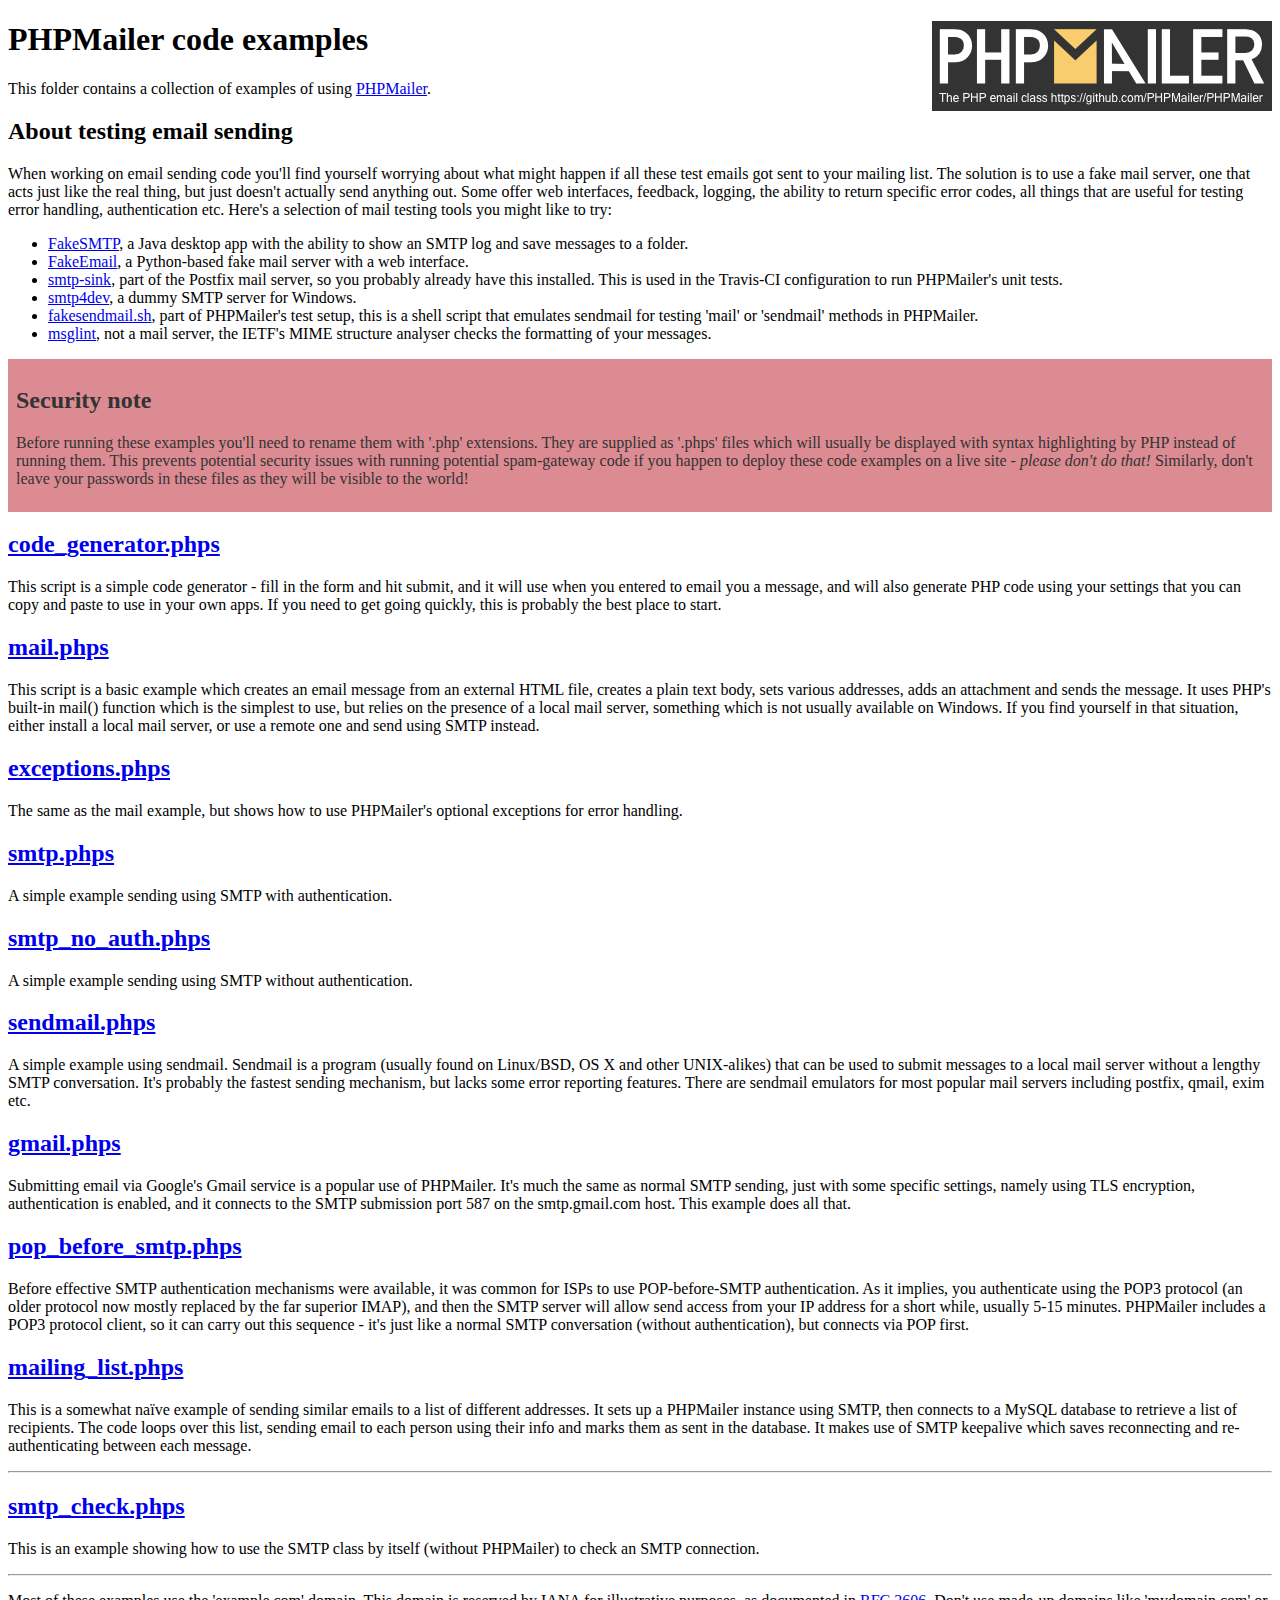
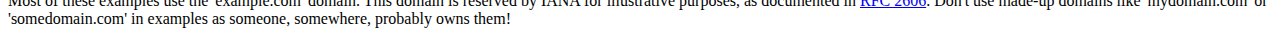
<file: assets/php/PHPMailer-master/examples/index.html>
<!DOCTYPE html>
<html>
<head>
	<meta charset="UTF-8">
	<title>PHPMailer Examples</title>
</head>
<body>
<h1>PHPMailer code examples<a href="https://github.com/PHPMailer/PHPMailer"><img src="images/phpmailer.png" style="float:right; border:0;" alt="PHPMailer logo"></a></h1>
<p>This folder contains a collection of examples of using <a href="https://github.com/PHPMailer/PHPMailer">PHPMailer</a>.</p>
<h2>About testing email sending</h2>
<p>When working on email sending code you'll find yourself worrying about what might happen if all these test emails got sent to your mailing list. The solution is to use a fake mail server, one that acts just like the real thing, but just doesn't actually send anything out. Some offer web interfaces, feedback, logging, the ability to return specific error codes, all things that are useful for testing error handling, authentication etc. Here's a selection of mail testing tools you might like to try:</p>
<ul>
  <li><a href="https://github.com/Nilhcem/FakeSMTP">FakeSMTP</a>, a Java desktop app with the ability to show an SMTP log and save messages to a folder. </li>
  <li><a href="https://github.com/isotoma/FakeEmail">FakeEmail</a>, a Python-based fake mail server with a web interface.</li>
  <li><a href="http://www.postfix.org/smtp-sink.1.html">smtp-sink</a>, part of the Postfix mail server, so you probably already have this installed. This is used in the Travis-CI configuration to run PHPMailer's unit tests.</li>
  <li><a href="http://smtp4dev.codeplex.com">smtp4dev</a>, a dummy SMTP server for Windows.</li>
  <li><a href="https://github.com/PHPMailer/PHPMailer/blob/master/test/fakesendmail.sh">fakesendmail.sh</a>, part of PHPMailer's test setup, this is a shell script that emulates sendmail for testing 'mail' or 'sendmail' methods in PHPMailer.</li>
  <li><a href="http://tools.ietf.org/tools/msglint/">msglint</a>, not a mail server, the IETF's MIME structure analyser checks the formatting of your messages.</li>
</ul>
<div style="padding: 8px; color: #333333; background-color: #dc8b92">
<h2>Security note</h2>
<p>Before running these examples you'll need to rename them with '.php' extensions. They are supplied as '.phps' files which will usually be displayed with syntax highlighting by PHP instead of running them. This prevents potential security issues with running potential spam-gateway code if you happen to deploy these code examples on a live site - <em>please don't do that!</em> Similarly, don't leave your passwords in these files as they will be visible to the world!</p>
</div>
<h2><a href="code_generator.phps">code_generator.phps</a></h2>
<p>This script is a simple code generator - fill in the form and hit submit, and it will use when you entered to email you a message, and will also generate PHP code using your settings that you can copy and paste to use in your own apps. If you need to get going quickly, this is probably the best place to start.</p>
<h2><a href="mail.phps">mail.phps</a></h2>
<p>This script is a basic example which creates an email message from an external HTML file, creates a plain text body, sets various addresses, adds an attachment and sends the message. It uses PHP's built-in mail() function which is the simplest to use, but relies on the presence of a local mail server, something which is not usually available on Windows. If you find yourself in that situation, either install a local mail server, or use a remote one and send using SMTP instead.</p>
<h2><a href="exceptions.phps">exceptions.phps</a></h2>
<p>The same as the mail example, but shows how to use PHPMailer's optional exceptions for error handling.</p>
<h2><a href="smtp.phps">smtp.phps</a></h2>
<p>A simple example sending using SMTP with authentication.</p>
<h2><a href="smtp_no_auth.phps">smtp_no_auth.phps</a></h2>
<p>A simple example sending using SMTP without authentication.</p>
<h2><a href="sendmail.phps">sendmail.phps</a></h2>
<p>A simple example using sendmail. Sendmail is a program (usually found on Linux/BSD, OS X and other UNIX-alikes) that can be used to submit messages to a local mail server without a lengthy SMTP conversation. It's probably the fastest sending mechanism, but lacks some error reporting features. There are sendmail emulators for most popular mail servers including postfix, qmail, exim etc.</p>
<h2><a href="gmail.phps">gmail.phps</a></h2>
<p>Submitting email via Google's Gmail service is a popular use of PHPMailer. It's much the same as normal SMTP sending, just with some specific settings, namely using TLS encryption, authentication is enabled, and it connects to the SMTP submission port 587 on the smtp.gmail.com host. This example does all that.</p>
<h2><a href="pop_before_smtp.phps">pop_before_smtp.phps</a></h2>
<p>Before effective SMTP authentication mechanisms were available, it was common for ISPs to use POP-before-SMTP authentication. As it implies, you authenticate using the POP3 protocol (an older protocol now mostly replaced by the far superior IMAP), and then the SMTP server will allow send access from your IP address for a short while, usually 5-15 minutes. PHPMailer includes a POP3 protocol client, so it can carry out this sequence - it's just like a normal SMTP conversation (without authentication), but connects via POP first.</p>
<h2><a href="mailing_list.phps">mailing_list.phps</a></h2>
<p>This is a somewhat naïve example of sending similar emails to a list of different addresses. It sets up a PHPMailer instance using SMTP, then connects to a MySQL database to retrieve a list of recipients. The code loops over this list, sending email to each person using their info and marks them as sent in the database. It makes use of SMTP keepalive which saves reconnecting and re-authenticating between each message.</p>
<hr>
<h2><a href="smtp_check.phps">smtp_check.phps</a></h2>
<p>This is an example showing how to use the SMTP class by itself (without PHPMailer) to check an SMTP connection.</p>
<hr>
<p>Most of these examples use the 'example.com' domain. This domain is reserved by IANA for illustrative purposes, as documented in <a href="http://tools.ietf.org/html/rfc2606">RFC 2606</a>. Don't use made-up domains like 'mydomain.com' or 'somedomain.com' in examples as someone, somewhere, probably owns them!</p>
</body>
</html>
</file>
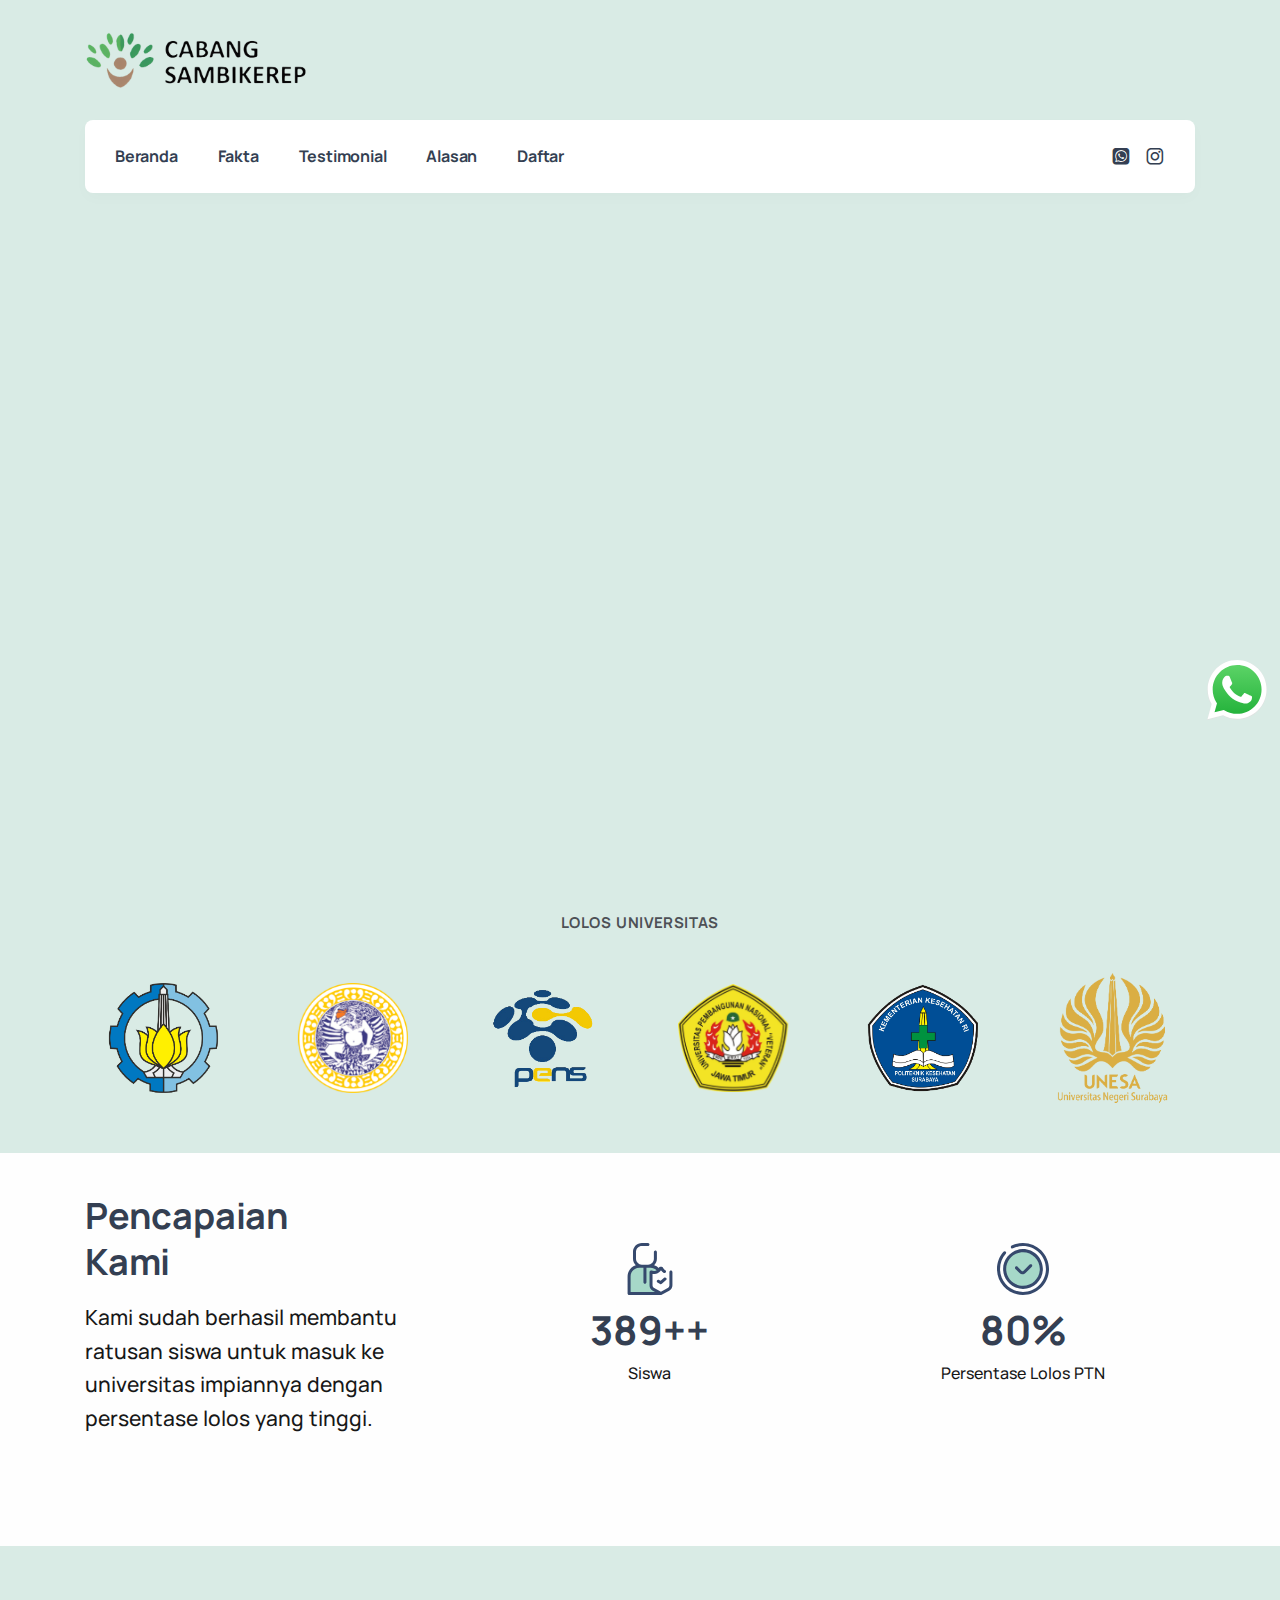
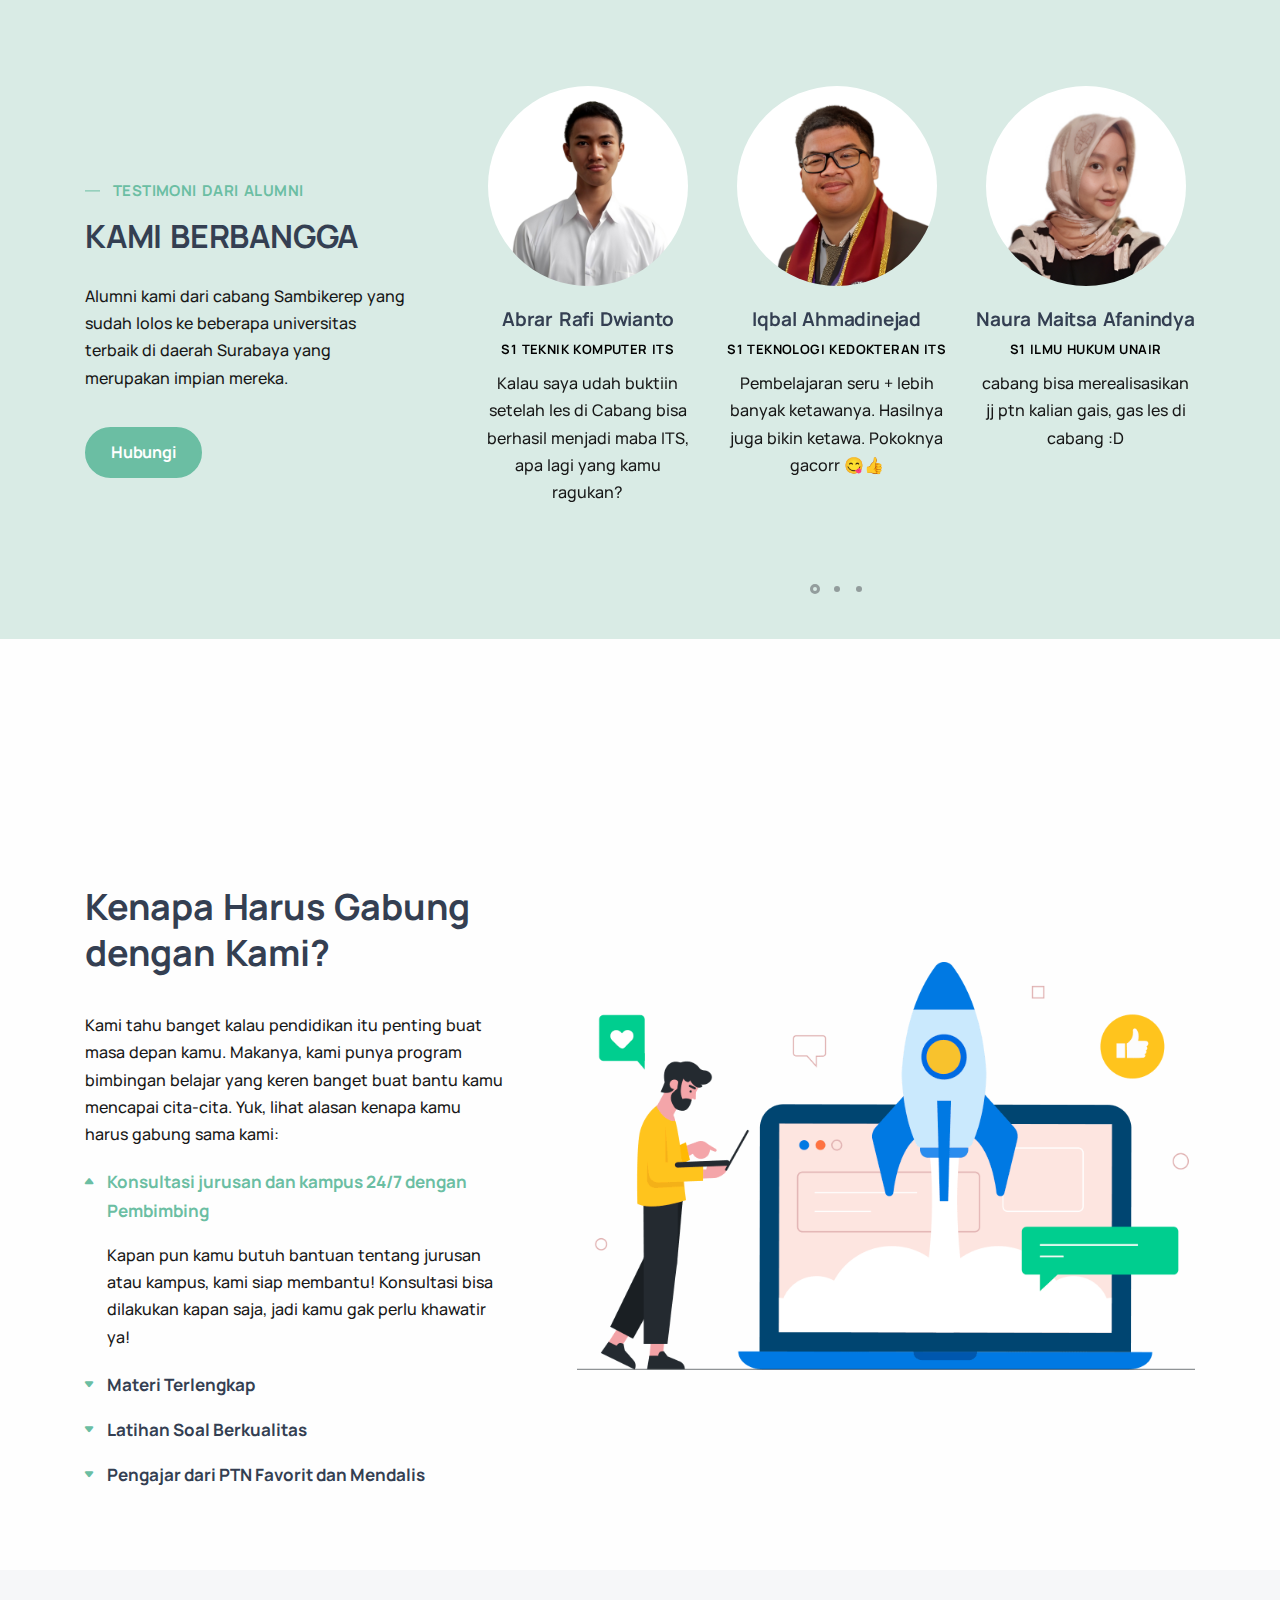
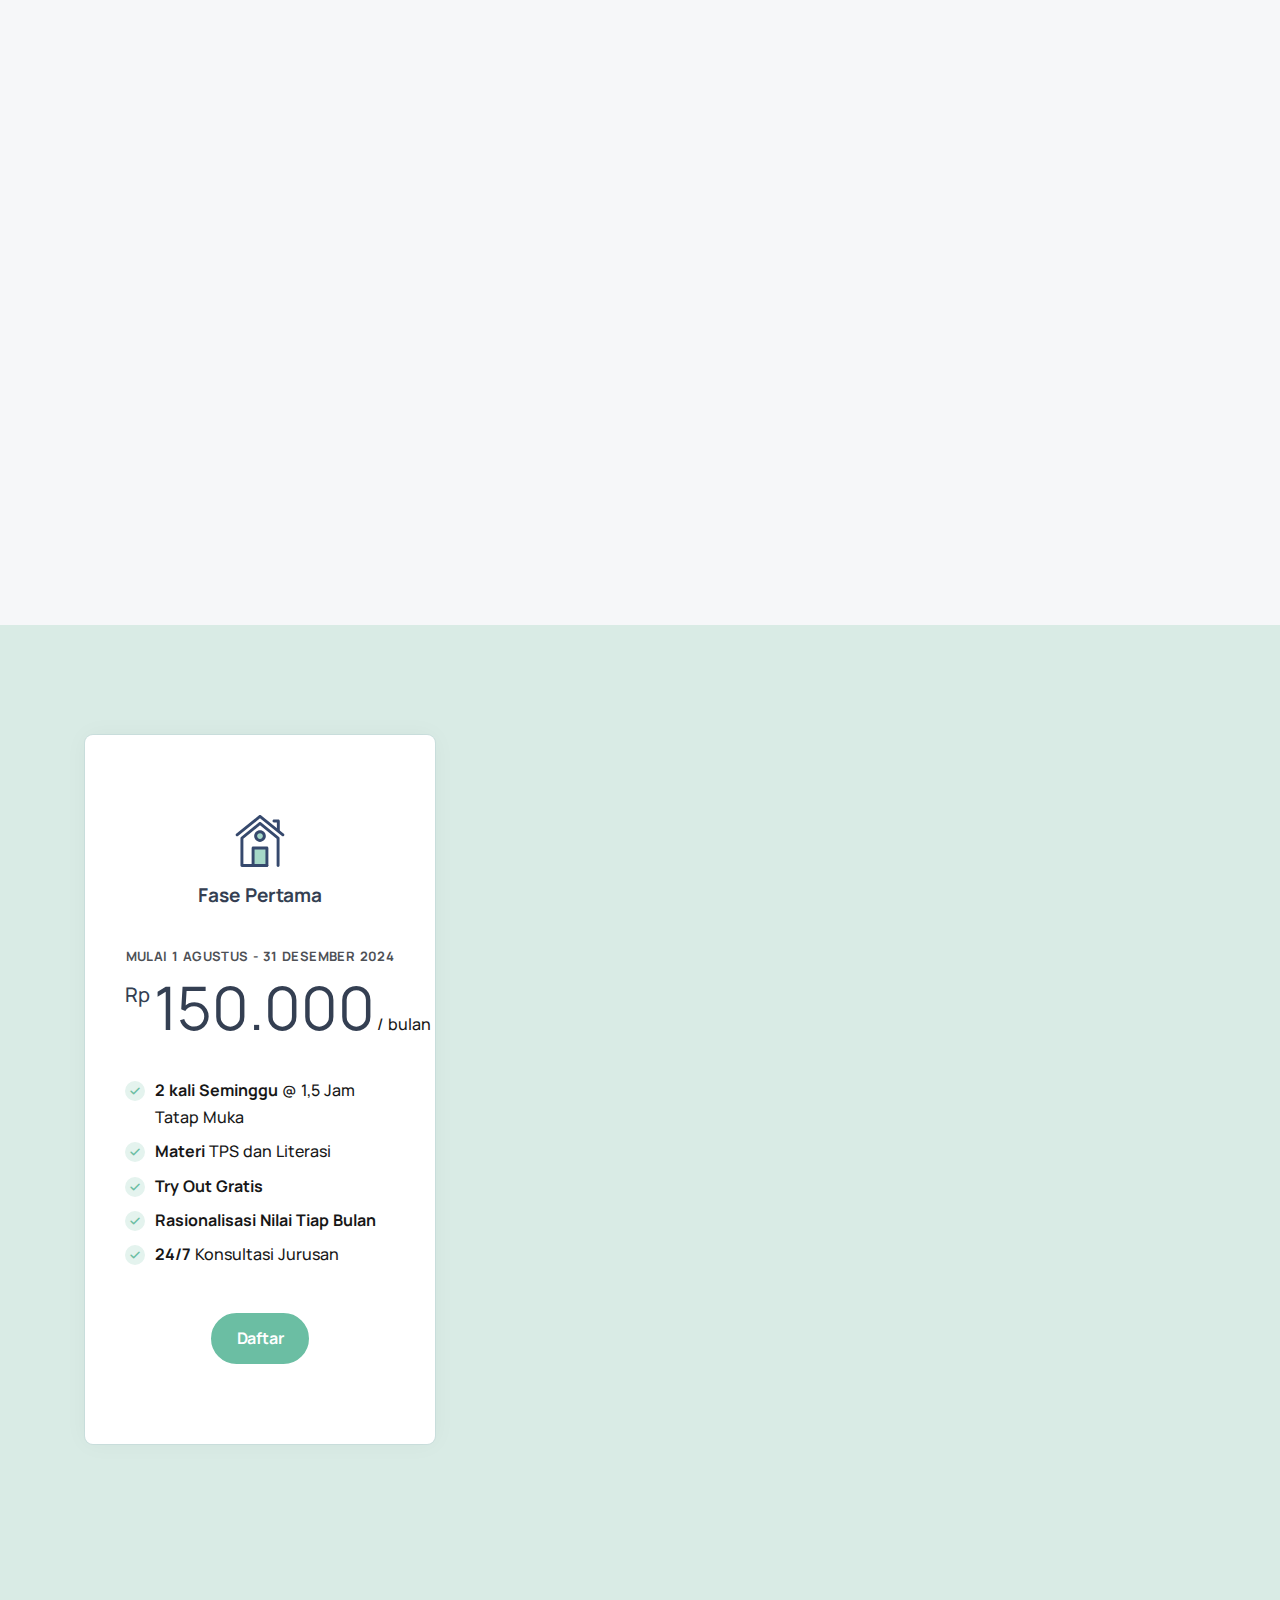
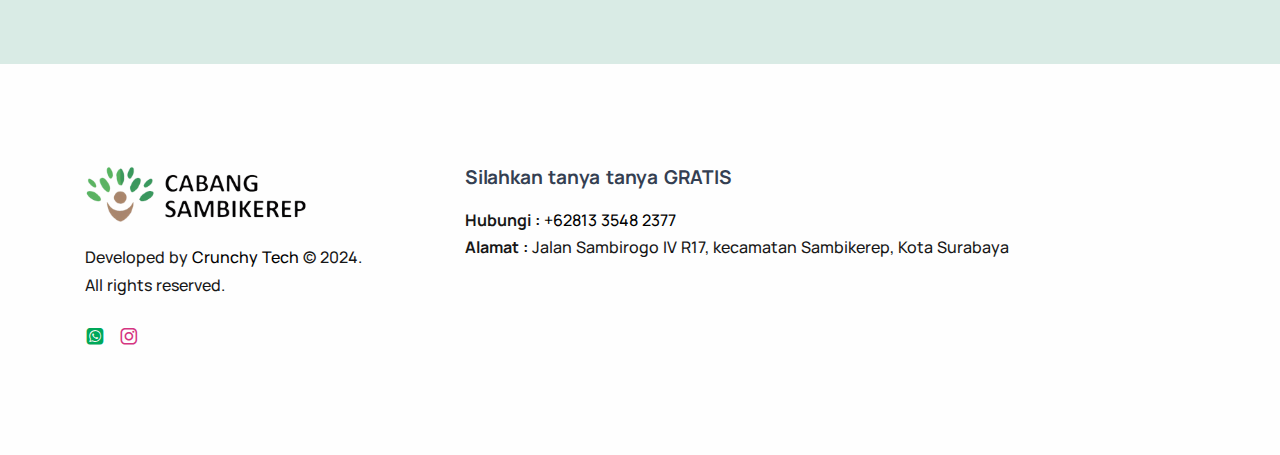
<file: bimbel-utbk-surabaya.html>
<!DOCTYPE html>
<html lang="en">

<head>
  <meta charset="utf-8">
  <meta name="viewport" content="width=device-width, initial-scale=1.0">
  <meta name="description" content="Kejar PTN favoritmu dengan lolos di UTBK/SNBT bersama Cabang Sambikerep! Bimbel UTBK Surabaya Terbaik dan termurah! Dengan tutor terbaik dan sangat friendly! Konsultasi 24/7">
  <meta property="og:description" content="Kejar PTN favoritmu dengan lolos di UTBK/SNBT bersama Cabang Sambikerep! Bimbel UTBK Surabaya Terbaik dan termurah! Dengan tutor terbaik dan sangat friendly! Konsultasi 24/7">
  <meta property="og:title" content="Bimbel Persiapan UTBK SNBT 2024, Lolos di Kampus Impian bersama Cabang Sambikerep">
  <meta name="twitter:description" content="Kejar PTN favoritmu dengan lolos di UTBK/SNBT bersama Cabang Sambikerep! Bimbel UTBK Surabaya Terbaik dan termurah! Dengan tutor terbaik dan sangat friendly! Konsultasi 24/7">
  <meta name="twitter:title" content="Bimbel Persiapan UTBK SNBT 2024, Lolos di Kampus Impian bersama Brain Academy">
  <link rel="canonical" href="https://cabangsambikerep.com/" />
  <link rel="shortcut icon" href="./assets/img/favicon.png">
  <title>BIMBEL UTBK SURABAYA CABANG SAMBIKEREP</title>
  <link rel="stylesheet" href="./assets/css/plugins.css">
  <link rel="stylesheet" href="./assets/css/style.css">
  <link rel="stylesheet" href="./assets/css/colors/green.css">
</head>

<body class="onepage" data-bs-spy="scroll" data-bs-target=".navbar">
  <div class="content-wrapper">
    <header class="wrapper bg-soft-primary">
      <nav class="navbar navbar-expand-lg extended navbar-light navbar-bg-light caret-none">
        <div class="container flex-lg-column">
          <div class="topbar d-flex flex-row w-100 justify-content-between align-items-center">
            <div class="navbar-brand"><a href="./index.html"><img src="./assets/img/logo/main-logo.png"
                  srcset="./assets/img/logo/main-logo.png 2x" alt="" style="height: 60px;" /></a></div>
            <div class="navbar-other ms-auto">
              <ul class="navbar-nav flex-row align-items-center" data-sm-skip="true">
                <li class="nav-item d-lg-none">
                  <div class="navbar-hamburger"><button class="hamburger animate plain"
                      data-toggle="offcanvas-nav"><span></span></button></div>
                </li>
              </ul>
              <!-- /.navbar-nav -->
            </div>
            <!-- /.navbar-other -->
          </div>
          <!-- /.d-flex -->
          <div class="navbar-collapse-wrapper bg-white d-flex flex-row align-items-center">
            <div class="navbar-collapse offcanvas-nav">
              <div class="offcanvas-header d-lg-none d-xl-none">
                <a href="./index.html"><img src="./assets/img/logo-light.png" srcset="./assets/img/logo-light@2x.png 2x"
                    alt="" /></a>
                <button type="button" class="btn-close btn-close-white offcanvas-close offcanvas-nav-close"
                  aria-label="Close"></button>
              </div>
              <ul class="navbar-nav">
                <li class="nav-item"><a class="nav-link scroll" href="#beranda">Beranda</a></li>
                <li class="nav-item"><a class="nav-link scroll" href="#fakta">Fakta</a></li>
                <li class="nav-item"><a class="nav-link scroll" href="#testimonial">Testimonial</a></li>
                <li class="nav-item"><a class="nav-link scroll" href="#alasan">Alasan</a></li>
                <li class="nav-item"><a class="nav-link scroll" href="#daftar">Daftar</a></li>
              </ul>
              <!-- /.navbar-nav -->
            </div>
            <!-- /.navbar-collapse -->
            <div class="navbar-other ms-auto w-100 d-none d-lg-block">
              <nav class="nav social social-muted justify-content-end text-end">
                <a href="https://api.whatsapp.com/send/?phone=6281335482377&text=Kak+boleh+tanya+tanya+dulu+gak+sih?&type=phone_number&app_absent=0"
                  target="_blank"><i class="uil uil-whatsapp"></i></a>
                <a href="https://www.instagram.com/cabangsambikerep" target="_blank"><i
                    class="uil uil-instagram"></i></a>
              </nav>
              <!-- /.social -->
            </div>
            <!-- /.navbar-other -->
          </div>
          <!-- /.navbar-collapse-wrapper -->
        </div>
        <!-- /.container -->
      </nav>
      <!-- /.navbar -->
    </header>
    <!-- /header -->
    <!--/.modal -->
    
    <section id="beranda" class="wrapper bg-soft-primary">
      <div class="container pt-10 pt-md-7 pb-md-20">
        <div class="row gx-lg-8 gx-xl-12 gy-10 mb-5 align-items-center">
          <div class="col-md-10 offset-md-1 offset-lg-0 col-lg-5 text-center text-lg-start order-2 order-lg-0"
            data-cues="slideInDown" data-group="page-title" data-delay="600">
            <h1 class="display-1 mb-5 mx-md-n5 mx-lg-0">Bimbel SNBT-UTBK Paling Bersahabat di Surabaya Barat</h1>
            <p class="lead fs-lg mb-7">
              Menciptakan ekosistem belajar yang <strong>FUN</strong>, sehingga menjadi <strong>EFISIEN</strong> dalam belajar. 
            </p>
            <div class="d-flex justify-content-center justify-content-lg-start" data-cues="slideInDown"
              data-group="page-title-buttons" data-delay="900">
              <span> <a class="btn btn-primary rounded me-2"
                  href="https://api.whatsapp.com/send/?phone=6281335482377&text=Kak+boleh+tanya+tanya+dulu+gak+sih?&type=phone_number&app_absent=0"
                  target="_blank"><i class="uil uil-whatsapp"></i> Hubungi</a></span>
            </div>
          </div>
          <!-- /column -->
          <div class="col-lg-7" data-cue="slideInDown">
            <figure><img class="w-auto" src="./assets/img/concept/concept6.png"
                srcset="./assets/img/concept/concept6@2x.png 2x" alt="" /></figure>
          </div>
          <!-- /column -->
        </div>
        <!-- /.row -->
      </div>
      <div class="container py-8 py-md-10">
        <h2 class="fs-15 text-uppercase text-muted text-center mb-8">Lolos universitas</h2>
        <div class="carousel owl-carousel clients mb-0" data-margin="30" data-loop="true" data-dots="false"
          data-autoplay="true" data-autoplay-timeout="5000"
          data-responsive='{"0":{"items": "2"}, "768":{"items": "4"}, "992":{"items": "5"}, "1200":{"items": "6"}, "1400":{"items": "6"}}'>
          <div class="item px-5"><img src="./assets/img/univ/its.png" alt="bimbel utbk surabaya its" /></div>
          <div class="item px-5"><img src="./assets/img/univ/unair.png" alt="bimbel utbk surabaya unair" /></div>
          <div class="item px-5"><img src="./assets/img/univ/pens.png" alt="bimbel utbk surabaya pens" /></div>
          <div class="item px-5"><img src="./assets/img/univ/upn.png" alt="bimbel utbk surabaya upn" /></div>
          <div class="item px-5"><img src="./assets/img/univ/poltekessby.png" alt="bimbel utbk surabaya poltekessyb" /></div>
          <div class="item px-5"><img src="./assets/img/univ/unesa.png" alt="bimbel utbk surabaya unesa" /></div>
        </div>
        <!-- /.owl-carousel -->
      </div>
      <!-- /.container -->
    </section>

    <!-- SECTION OF FACT -->
    <section id="fakta" class="wrapper" style="margin-top: 0px !important;">
      <div class="container py-10 pt-md-8 pb-md-12">
        <div class="row gx-lg-8 gx-xl-12 gy-10 gy-lg-0 mb-lg-8">
          <div class="col-lg-4">
            <h3 class="display-4 mb-3 pe-xl-15">Pencapaian Kami</h3>
            <p class="lead fs-lg mb-0 pe-xxl-10">Kami sudah berhasil membantu ratusan siswa untuk masuk ke universitas impiannya dengan persentase lolos yang tinggi.</p>
          </div>
          <!-- /column -->
          <div class="col-lg-8 mt-lg-2 pt-md-8">
            <div class="row align-items-center counter-wrapper gy-6 text-center">
              <div class="col-md-6">
                <img src="./assets/img/icons/user.svg" class="svg-inject icon-svg icon-svg-md text-primary mb-3"
                  alt="" />
                <h3 class="counter">389++</h3>
                <p>Siswa</p>
              </div>
              <div class="col-md-6">
                <img src="./assets/img/icons/check.svg" class="svg-inject icon-svg icon-svg-md text-primary mb-3"
                  alt="" />
                <h3 class="counter">80%</h3>
                <p>Persentase Lolos PTN</p>
              </div>
              <!--/column -->
            </div>
            <!--/.row -->
          </div>
          <!-- /column -->
        </div>
        <!-- /.row -->
      </div>
      <!-- /.container -->
    </section>
    <!-- /END OF SECTION OF FACT -->

    <section id="testimonial">
      <div class="wrapper bg-soft-primary">
        <div class="container py-14 py-md-17">
          <div class="row gx-lg-8 gx-xl-12 gy-10 align-items-center">
            <div class="col-lg-4">
              <h2 class="fs-15 text-uppercase text-line text-primary text-center mb-3">Testimoni dari alumni</h2>
              <h3 class="display-5 mb-5">KAMI BERBANGGA</h3>
              <p>Alumni kami dari cabang Sambikerep yang sudah lolos ke beberapa universitas
                terbaik di daerah Surabaya yang merupakan impian mereka.</p>

              <a href="https://api.whatsapp.com/send/?phone=6281335482377&text=Kak+boleh+tanya+tanya+dulu+gak+sih?&type=phone_number&app_absent=0"
                target="_blank" class="btn btn-primary rounded-pill mt-3">Hubungi</a>
            </div>
            <!--/column -->
            <div class="col-lg-8">
              <div class="carousel owl-carousel text-center" data-margin="30" data-dots="true" data-autoplay="false"
                data-autoplay-timeout="5000"
                data-responsive='{"0":{"items": "1"}, "768":{"items": "2"}, "992":{"items": "2"}, "1200":{"items": "3"}}'>
                <div class="item">
                  <img class="rounded-circle w-20 mx-auto mb-4" src="./assets/img/testimoni/abrar.png"
                    srcset="./assets/img/testimoni/abrar.png 2x" alt="bimbel utbk surabaya teknik komputer its" />
                  <h4 class="mb-1">Abrar Rafi Dwianto</h4>
                  <div class="meta mb-2" style="color: black;">S1 Teknik Komputer ITS</div>
                  <p class="mb-2">Kalau saya udah buktiin setelah les di Cabang bisa berhasil menjadi maba ITS, apa lagi
                    yang kamu ragukan?</p>
                </div>
                <!-- /.item -->
                <div class="item">
                  <img class="rounded-circle w-20 mx-auto mb-4" src="./assets/img/testimoni/iqbal.png"
                    srcset="./assets/img/testimoni/iqbal.png" alt="bimbel utbk surabaya its teknologi kedokteran" />
                  <h4 class="mb-1">Iqbal Ahmadinejad</h4>
                  <div class="meta mb-2" style="color: black;">S1 Teknologi Kedokteran ITS</div>
                  <p class="mb-2">Pembelajaran seru + lebih banyak ketawanya. Hasilnya juga bikin ketawa. Pokoknya
                    gacorr 😋👍</p>
                  <!-- /.social -->
                </div>
                <!-- /.item -->
                <div class="item">
                  <img class="rounded-circle w-20 mx-auto mb-4" src="./assets/img/testimoni/naura.png"
                    srcset="./assets/img/testimoni/naura.png" alt="bimbel utbk surabaya upn unair ilmu hukum s1" />
                  <h4 class="mb-1">Naura Maitsa Afanindya</h4>
                  <div class="meta mb-2" style="color: black;">S1 Ilmu Hukum Unair</div>
                  <p class="mb-2">cabang bisa merealisasikan jj ptn kalian gais, gas les di cabang :D</p>
                  <!-- /.social -->
                </div>
                <!-- /.item -->
                <div class="item">
                  <img class="rounded-circle w-20 mx-auto mb-4" src="./assets/img/testimoni/valuena.png"
                    srcset="./assets/img/testimoni/valuena.png" alt="bimbel utbk surabaya unair psikologi s1" />
                  <h4 class="mb-1">Valuena Ade Aldrica</h4>
                  <div class="meta mb-2" style="color: black;">S1 Psikologi Unair</div>
                  <p class="mb-2">Kapan lagi ada bimbel dengan pengajar asyik dan super sabar. InshaAllah tembus ptn
                    belajar di cabang👊🏻👊🏻</p>
                  <!-- /.social -->
                </div>
                <!-- /.item -->
                <div class="item">
                  <img class="rounded-circle w-20 mx-auto mb-4" src="./assets/img/testimoni/arkadewa.png"
                    srcset="./assets/img/testimoni/arkadewa.png" alt="bimbel utbk surabaya upn" />
                  <h4 class="mb-1">Arkadewa Bumisyach Gunta</h4>
                  <div class="meta mb-2" style="color: black;">S1 Arsitektur UPN</div>
                  <p class="mb-2">Baru kali ini saya bisa dapet tempat bimbel yang bener-bener asik bgt suasananya juga
                    para kakak pengajar yang humble & seru-seru</p>
                  <!-- /.social -->
                </div>
                <!-- /.item -->
              </div>
              <!-- /.owl-carousel -->
            </div>
            <!--/column -->
          </div>
          <!--/.row -->
        </div>
        <!-- /.container -->
      </div>
      <!-- /.wrapper -->
    </section>
    <!-- section -->

    <!-- TESTIMONIAL SECTION -->
    <section id="alasan" class="wrapper bg-light">
      <div class="container py-14 py-md-16 pb-md-17">
        <div class="row gx-lg-8 gx-xl-12 gy-10 align-items-center">
          <div class="col-lg-7 order-lg-2">
            <figure><img class="w-auto" src="./assets/img/concept/concept2.png"
                srcset="./assets/img/concept/concept2@2x.png 2x" alt="" /></figure>
          </div>
          <!--/column -->
          <div class="col-lg-5">
            <h3 class="display-4 mb-7 mt-lg-10">Kenapa Harus Gabung dengan Kami?</h3>
            <p>Kami tahu banget kalau pendidikan itu penting buat masa depan kamu. Makanya, kami punya program bimbingan
              belajar yang keren banget buat bantu kamu mencapai cita-cita. Yuk, lihat alasan kenapa kamu harus gabung
              sama kami:</p>
            <div class="accordion accordion-wrapper" id="accordionExample">
              <div class="card plain accordion-item">
                <div class="card-header" id="headingOne">
                  <button class="accordion-button" data-bs-toggle="collapse" data-bs-target="#collapseOne"
                    aria-expanded="true" aria-controls="collapseOne"> Konsultasi jurusan dan kampus 24/7 dengan
                    Pembimbing </button>
                </div>
                <!--/.card-header -->
                <div id="collapseOne" class="accordion-collapse collapse show" aria-labelledby="headingOne"
                  data-bs-parent="#accordionExample">
                  <div class="card-body">
                    <p>Kapan pun kamu butuh bantuan tentang jurusan atau kampus, kami siap membantu! Konsultasi bisa
                      dilakukan kapan saja, jadi kamu gak perlu khawatir ya!</p>
                  </div>
                  <!--/.card-body -->
                </div>
                <!--/.accordion-collapse -->
              </div>
              <!--/.accordion-item -->
              <div class="card plain accordion-item">
                <div class="card-header" id="headingThree">
                  <button class="collapsed" data-bs-toggle="collapse" data-bs-target="#collapseThree"
                    aria-expanded="false" aria-controls="collapseThree"> Materi Terlengkap </button>
                </div>
                <!--/.card-header -->
                <div id="collapseThree" class="accordion-collapse collapse" aria-labelledby="headingThree"
                  data-bs-parent="#accordionExample">
                  <div class="card-body">
                    <p>Materi pelajaran kami lengkap banget! Disusun oleh pengajar berpengalaman, jadi kamu pasti bisa
                      belajar dengan maksimal dan bisa meningkatkan kemungkinan lolos UTBK.</p>
                  </div>
                  <!--/.card-body -->
                </div>
                <!--/.accordion-collapse -->
              </div>
              <!--/.accordion-item -->
              <div class="card plain accordion-item">
                <div class="card-header" id="headingFour">
                  <button class="collapsed" data-bs-toggle="collapse" data-bs-target="#collapseFour"
                    aria-expanded="false" aria-controls="collapseFour"> Latihan Soal Berkualitas </button>
                </div>
                <!--/.card-header -->
                <div id="collapseFour" class="accordion-collapse collapse" aria-labelledby="headingFour"
                  data-bs-parent="#accordionExample">
                  <div class="card-body">
                    <ul>
                      <li><b>Try Out Kisi-Kisi Soal Terbaru:</b> Kami selalu update latihan soal sesuai kisi-kisi
                        terbaru biar kamu siap menghadapi ujian.</li>
                      <li><b>Latihan Soal HOTS:</b> Latihan soal yang bikin kamu berpikir kritis dan analitis, jadi kamu
                        lebih siap lagi.</li>
                    </ul>
                  </div>
                  <!--/.card-body -->
                </div>
                <!--/.accordion-collapse -->
              </div>
              <!--/.accordion-item -->
              <div class="card plain accordion-item">
                <div class="card-header" id="headingFive">
                  <button class="collapsed" data-bs-toggle="collapse" data-bs-target="#collapseFive"
                    aria-expanded="false" aria-controls="collapseFive"> Pengajar dari PTN Favorit dan Mendalis </button>
                </div>
                <!--/.card-header -->
                <div id="collapseFive" class="accordion-collapse collapse" aria-labelledby="headingFive"
                  data-bs-parent="#accordionExample">
                  <div class="card-body">
                    <p>Pengajar kami berasal dari PTN favorit dan punya pengalaman mengajar soal olimpiade. Mereka siap
                      bantu kamu mencapai hasil terbaik.</p>
                  </div>
                  <!--/.card-body -->
                </div>
                <!--/.accordion-collapse -->
              </div>
              <!--/.accordion-item -->
            </div>
            <!--/.accordion -->
          </div>
          <!--/column -->
        </div>
        <!--/.row -->
      </div>
      <!-- /.container -->
    </section>
    <!-- END TESTIMONIAL SECTION -->
    <!-- /section -->

    <section class="wrapper bg-gray">
      <div class="container pt-12 pt-md-14 pb-14 pb-md-16">
        <div class="row gy-10 gy-md-13 gy-lg-0 align-items-center">
          <div class="col-md-8 col-lg-5 d-flex position-relative mx-auto" data-cues="slideInDown" data-group="header">
            <div class="img-blob blob1"><img src="./assets/img/tutor/yasya.png" srcset="./assets/img/tutor/yasya@2x.png 2x" alt="yasya bahrul ulum bimbel utbk surabaya" /></div>
            <div class="card shadow-lg position-absolute" style="bottom: 10%; right: 2%;">
              <div class="card-body py-4 px-5">
                <div class="d-flex flex-row align-items-center">
                  <div>
                    <img src="./assets/img/icons/medal.svg" class="svg-inject icon-svg icon-svg-sm text-primary mx-auto me-3" alt="" />
                  </div>
                  <div>
                    <h3 class="counter mb-0 text-nowrap">MEDALI EMAS</h3>
                    <p class="fs-14 lh-sm mb-0 text-nowrap">International Mathematics Competition (IMC) 2014</p>
                  </div>
                </div>
              </div>
              <!--/.card-body -->
            </div>
            <!--/.card -->
          </div>
          <!--/column -->
          <div class="col-lg-6 offset-lg-1 col-xxl-5 text-center text-lg-start" data-cues="slideInDown" data-group="page-title" data-delay="600">
            <h1 class="display-1 mb-5">Yasya Bahrul Ulum</h1>
            <p class="lead fs-20 lh-sm mb-7 px-md-10 px-lg-0">
              Kenalin pendiri dan pengajar di Cabang Sambikerep, Kak Yasya!
            </p>
            <p class="fs-20 lh-sm mb-7 px-md-10 px-lg-0">
              Kak Yasya adalah peraih <strong>Medali Emas International Mathematics Competition (IMC) 2014</strong> dan Peraih <strong> Medali Emas OSN Matematika 2012</strong>.
            </p>

            <p class="fs-20 lh-sm mb-7 px-md-10 px-lg-0">
              Penasaran gimana serunya belajar bareng sang Genius? Yuk, tunggu apa lagi, langsung aja daftar ke Cabang Sambikerep! 🤗
            </p>
          </div>
          <!--/column -->
        </div>
        <!-- /.row -->
      </div>
      <!-- /.container -->
    </section>

    <section id="daftar" class="wrapper bg-soft-primary">
      <div class="container pb-14 pb-md-16">
        <div class="pricing-wrapper position-relative mb-12 mb-md-15">
          <div class="row gy-6 mt-3 mt-md-5">
            <div class="col-md-6 col-lg-4 popular">
              <div class="pricing card text-center">
                <div class="card-body">
                  <img src="./assets/img/icons/home.svg" class="svg-inject icon-svg icon-svg-md text-primary mb-3"
                    alt="" />
                  <h4 class="card-title">Fase Pertama</h4>
                  <div class="meta mb-2">Mulai 1 Agustus - 31 Desember 2024</div>
                  <div class="prices text-dark">
                    <div class="price price-show"><span class="price-currency">Rp</span><span
                        class="price-value">150.000</span> <span class="price-duration">bulan</span></div>
                  </div>
                  <!--/.prices -->
                  <ul class="icon-list bullet-bg bullet-soft-primary mt-8 mb-9 text-start">
                    <li><i class="uil uil-check"></i><span><strong>2 kali Seminggu</strong> @ 1,5 Jam Tatap Muka</span>
                    </li>
                    <li><i class="uil uil-check"></i><span><strong>Materi</strong> TPS dan Literasi </span></li>
                    <li><i class="uil uil-check"></i><span><strong>Try Out Gratis</strong> </span></li>
                    <li><i class="uil uil-check"></i><span><strong>Rasionalisasi Nilai Tiap Bulan </strong></span></li>
                    <li><i class="uil uil-check"></i><span><strong> 24/7</strong> Konsultasi Jurusan</span></li>
                  </ul>
                  <a href="https://api.whatsapp.com/send/?phone=6281335482377&text=Kak+boleh+tanya+tanya+dulu+gak+sih?&type=phone_number&app_absent=0"
                    target="_blank" class="btn btn-primary rounded-pill">Daftar</a>
                </div>
                <!--/.card-body -->
              </div>
              <!--/.pricing -->
            </div>
            <!--/column -->
          </div>
          <!--/.row -->
        </div>
        <!--/.pricing-wrapper -->
      </div>
      <!-- /.container -->
    </section>

  </div>
  <!-- /.content-wrapper -->
  <footer class="bg-light">
    <div class="container py-13 py-md-15">
      <div class="row gy-12 gy-lg-0">
        <div class="col-md-6 col-lg-4">
          <div class="widget">
            <img class="mb-4" src="./assets/img/logo/main-logo.png" srcset="./assets/img/logo/main-logo.png 2x" alt=""
              style="height: 60px;" />
            <p class="mb-4">Developed by 
              <a href=""
                target="_blank" class="link-body">Crunchy Tech</a>
               © 2024. <br class="d-none d-lg-block" />All rights reserved.</p>
            <nav class="nav social ">
              <a href="https://api.whatsapp.com/send/?phone=6281335482377&text=Kak+boleh+tanya+tanya+dulu+gak+sih?&type=phone_number&app_absent=0"
                target="_blank"><i class="uil uil-whatsapp"></i></a>
              <a href="https://www.instagram.com/cabangsambikerep" target="_blank"><i class="uil uil-instagram"></i></a>
            </nav>
            <!-- /.social -->
          </div>
          <!-- /.widget -->
        </div>
        <!-- /column -->
        <div class="col-md-6 col-lg-8">
          <div class="widget">
            <h4 class="widget-title  mb-3">Silahkan tanya tanya GRATIS</h4>
            <span><strong>Hubungi :</strong>
              <a href="https://api.whatsapp.com/send/?phone=6281335482377&text=Kak+boleh+tanya+tanya+dulu+gak+sih?&type=phone_number&app_absent=0"
                target="_blank" class="link-body">+62813 3548 2377</a>
            </span>
            <address class="pe-xl-15 pe-xxl-17"><strong>Alamat : </strong>Jalan Sambirogo IV R17, kecamatan Sambikerep,
              Kota Surabaya</address>
          </div>
          <!-- /.widget -->
        </div>
        <!-- /column -->
      </div>
      <!-- /column -->
    </div>
    <!--/.row -->
    </div>
    <!-- /.container -->
  </footer>
  <!-- 
  <div class="progress-wrap">
    <svg class="progress-circle svg-content" width="100%" height="100%" viewBox="-1 -1 102 102">
      <path d="M50,1 a49,49 0 0,1 0,98 a49,49 0 0,1 0,-98" />
    </svg>
  </div> --> 
  
    <a href="https://api.whatsapp.com/send/?phone=6281335482377&text=Kak+boleh+tanya+tanya+dulu+gak+sih?&type=phone_number&app_absent=0" 
        class="whatsapp-float" target="_blank">
        <img src="./assets/img/whatsapp.svg" alt="WhatsApp" class="whatsapp-icon">
    </a>
  
  <script src="https://cdn.jsdelivr.net/npm/bootstrap@5.1.1/dist/js/bootstrap.bundle.min.js"
    integrity="sha384-/bQdsTh/da6pkI1MST/rWKFNjaCP5gBSY4sEBT38Q/9RBh9AH40zEOg7Hlq2THRZ"
    crossorigin="anonymous"></script>
  <script src="https://cdnjs.cloudflare.com/ajax/libs/jquery/3.6.0/jquery.min.js"
    integrity="sha512-894YE6QWD5I59HgZOGReFYm4dnWc1Qt5NtvYSaNcOP+u1T9qYdvdihz0PPSiiqn/+/3e7Jo4EaG7TubfWGUrMQ=="
    crossorigin="anonymous"></script>
  <script src="./assets/js/plugins.js"></script>
  <script src="./assets/js/theme.js"></script>
</body>

</html>
</file>
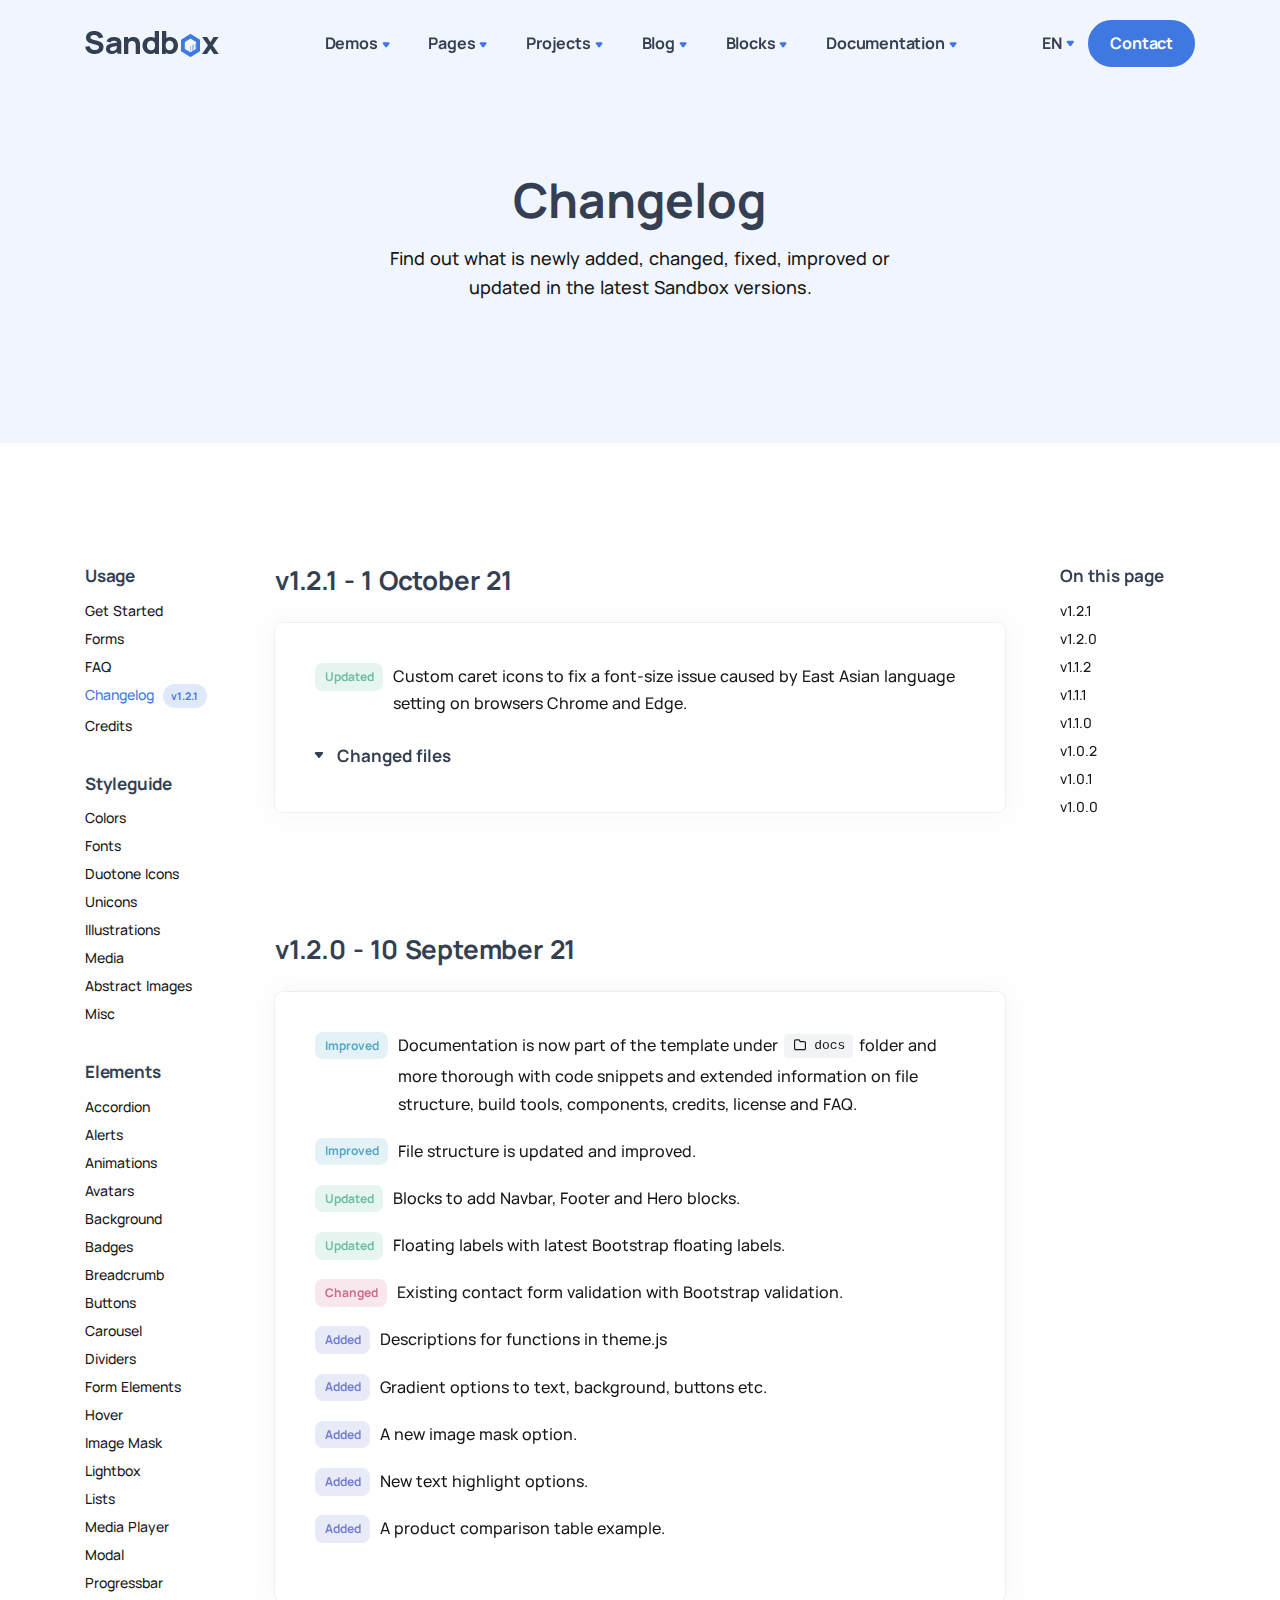
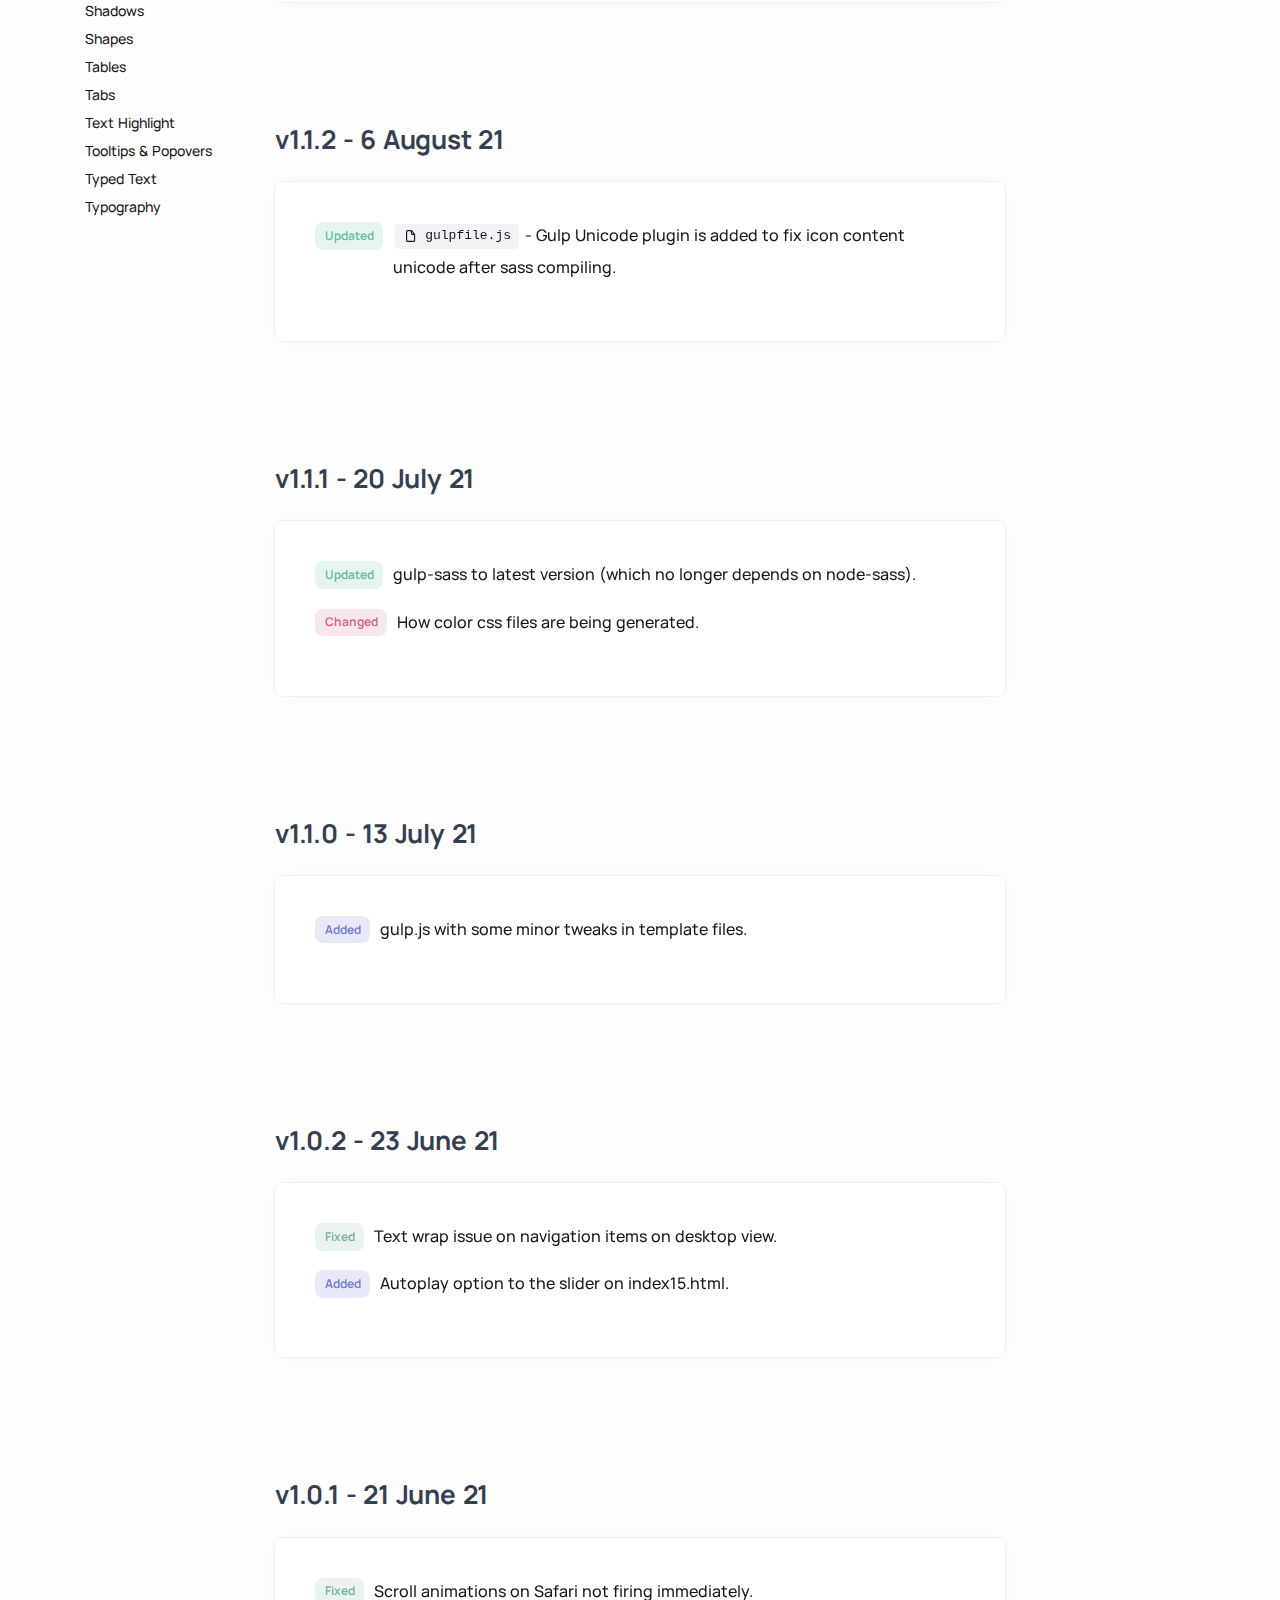
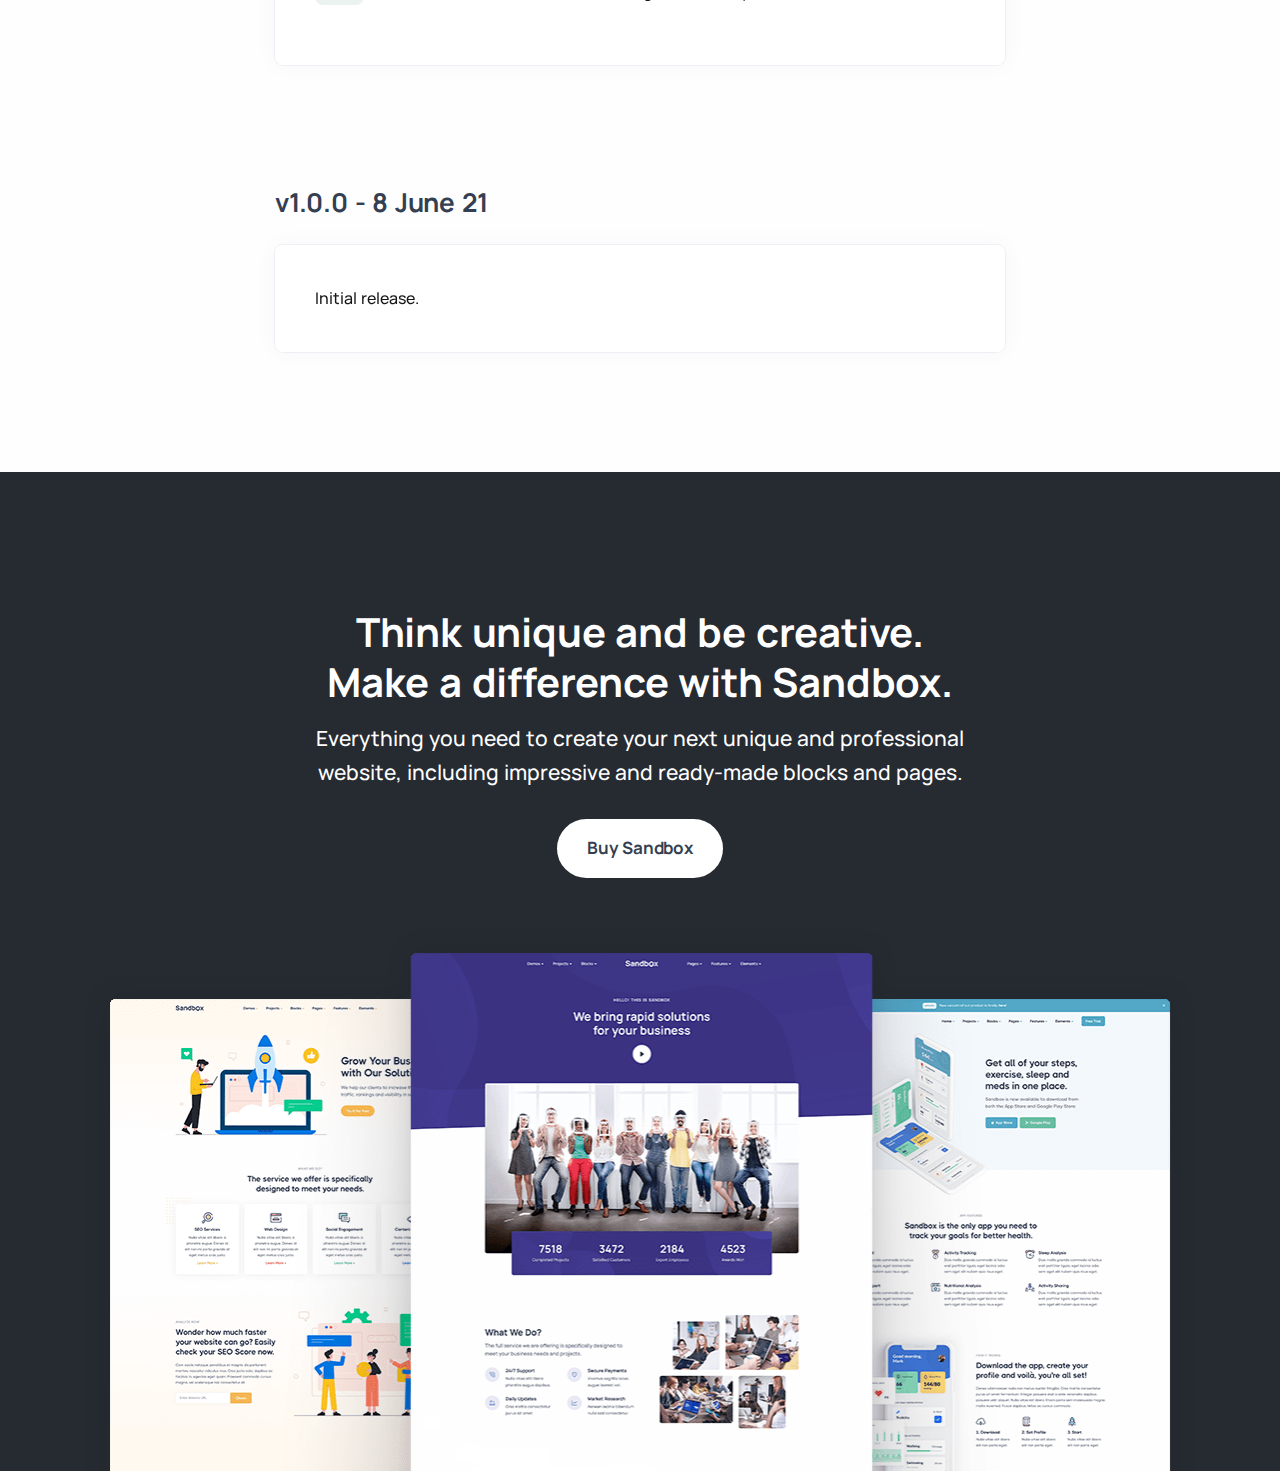
<file: docs/changelog.html>
<!DOCTYPE html>
<html lang="en">

<head>
  <meta charset="utf-8">
  <meta name="viewport" content="width=device-width, initial-scale=1.0">
  <link rel="shortcut icon" href="../assets/img/favicon.png">
  <title>Sandbox</title>
  <link rel="stylesheet" href="../assets/css/plugins.css">
  <link rel="stylesheet" href="../assets/css/style.css">
</head>

<body>
  <div class="content-wrapper">
    <header class="wrapper bg-soft-primary">
      <nav class="navbar navbar-expand-lg center-nav transparent navbar-light">
        <div class="container flex-lg-row flex-nowrap align-items-center">
          <div class="navbar-brand w-100">
            <a href="../index.html">
              <img src="../assets/img/logo.png" srcset="../assets/img/logo@2x.png 2x" alt="" />
            </a>
          </div>
          <div class="navbar-collapse offcanvas-nav">
            <div class="offcanvas-header d-lg-none d-xl-none">
              <a href="../index.html"><img src="../assets/img/logo-light.png" srcset="../assets/img/logo-light@2x.png 2x" alt="" /></a>
              <button type="button" class="btn-close btn-close-white offcanvas-close offcanvas-nav-close" aria-label="Close"></button>
            </div>
            <ul class="navbar-nav">
              <li class="nav-item"><a class="nav-link" href="#!">Demos</a>
                <ul class="dropdown-menu mega-menu mega-menu-dark mega-menu-img">
                  <li class="mega-menu-content">
                    <ul class="row row-cols-1 row-cols-lg-6 gx-0 gx-lg-4 gy-lg-2 list-unstyled">
                      <li class="col"><a class="dropdown-item" href="../demo1.html">
                          <figure class="rounded lift d-none d-lg-block"><img src="../assets/img/demos/mi1.jpg" srcset="../assets/img/demos/mi1@2x.jpg 2x" alt=""></figure>
                          <span class="d-lg-none">Demo I</span>
                        </a></li>
                      <li class="col"><a class="dropdown-item" href="../demo2.html">
                          <figure class="rounded lift d-none d-lg-block"><img src="../assets/img/demos/mi2.jpg" srcset="../assets/img/demos/mi2@2x.jpg 2x" alt=""></figure>
                          <span class="d-lg-none">Demo II</span>
                        </a></li>
                      <li class="col"><a class="dropdown-item" href="../demo3.html">
                          <figure class="rounded lift d-none d-lg-block"><img src="../assets/img/demos/mi3.jpg" srcset="../assets/img/demos/mi3@2x.jpg 2x" alt=""></figure>
                          <span class="d-lg-none">Demo III</span>
                        </a></li>
                      <li class="col"><a class="dropdown-item" href="../demo4.html">
                          <figure class="rounded lift d-none d-lg-block"><img src="../assets/img/demos/mi4.jpg" srcset="../assets/img/demos/mi4@2x.jpg 2x" alt=""></figure>
                          <span class="d-lg-none">Demo IV</span>
                        </a></li>
                      <li class="col"><a class="dropdown-item" href="../demo5.html">
                          <figure class="rounded lift d-none d-lg-block"><img src="../assets/img/demos/mi5.jpg" srcset="../assets/img/demos/mi5@2x.jpg 2x" alt=""></figure>
                          <span class="d-lg-none">Demo V</span>
                        </a></li>
                      <li class="col"><a class="dropdown-item" href="../demo6.html">
                          <figure class="rounded lift d-none d-lg-block"><img src="../assets/img/demos/mi6.jpg" srcset="../assets/img/demos/mi6@2x.jpg 2x" alt=""></figure>
                          <span class="d-lg-none">Demo VI</span>
                        </a></li>
                      <li class="col"><a class="dropdown-item" href="../demo7.html">
                          <figure class="rounded lift d-none d-lg-block"><img src="../assets/img/demos/mi7.jpg" srcset="../assets/img/demos/mi7@2x.jpg 2x" alt=""></figure>
                          <span class="d-lg-none">Demo VII</span>
                        </a></li>
                      <li class="col"><a class="dropdown-item" href="../demo8.html">
                          <figure class="rounded lift d-none d-lg-block"><img src="../assets/img/demos/mi8.jpg" srcset="../assets/img/demos/mi8@2x.jpg 2x" alt=""></figure>
                          <span class="d-lg-none">Demo VIII</span>
                        </a></li>
                      <li class="col"><a class="dropdown-item" href="../demo9.html">
                          <figure class="rounded lift d-none d-lg-block"><img src="../assets/img/demos/mi9.jpg" srcset="../assets/img/demos/mi9@2x.jpg 2x" alt=""></figure>
                          <span class="d-lg-none">Demo IX</span>
                        </a></li>
                      <li class="col"><a class="dropdown-item" href="../demo10.html">
                          <figure class="rounded lift d-none d-lg-block"><img src="../assets/img/demos/mi10.jpg" srcset="../assets/img/demos/mi10@2x.jpg 2x" alt=""></figure>
                          <span class="d-lg-none">Demo X</span>
                        </a></li>
                      <li class="col"><a class="dropdown-item" href="../demo11.html">
                          <figure class="rounded lift d-none d-lg-block"><img src="../assets/img/demos/mi11.jpg" srcset="../assets/img/demos/mi11@2x.jpg 2x" alt=""></figure>
                          <span class="d-lg-none">Demo XI</span>
                        </a></li>
                      <li class="col"><a class="dropdown-item" href="../demo12.html">
                          <figure class="rounded lift d-none d-lg-block"><img src="../assets/img/demos/mi12.jpg" srcset="../assets/img/demos/mi12@2x.jpg 2x" alt=""></figure>
                          <span class="d-lg-none">Demo XII</span>
                        </a></li>
                      <li class="col"><a class="dropdown-item" href="../demo13.html">
                          <figure class="rounded lift d-none d-lg-block"><img src="../assets/img/demos/mi13.jpg" srcset="../assets/img/demos/mi13@2x.jpg 2x" alt=""></figure>
                          <span class="d-lg-none">Demo XIII</span>
                        </a></li>
                      <li class="col"><a class="dropdown-item" href="../demo14.html">
                          <figure class="rounded lift d-none d-lg-block"><img src="../assets/img/demos/mi14.jpg" srcset="../assets/img/demos/mi14@2x.jpg 2x" alt=""></figure>
                          <span class="d-lg-none">Demo XIV</span>
                        </a></li>
                      <li class="col"><a class="dropdown-item" href="../demo15.html">
                          <figure class="rounded lift d-none d-lg-block"><img src="../assets/img/demos/mi15.jpg" srcset="../assets/img/demos/mi15@2x.jpg 2x" alt=""></figure>
                          <span class="d-lg-none">Demo XV</span>
                        </a></li>
                      <li class="col"><a class="dropdown-item" href="../demo16.html">
                          <figure class="rounded lift d-none d-lg-block"><img src="../assets/img/demos/mi16.jpg" srcset="../assets/img/demos/mi16@2x.jpg 2x" alt=""></figure>
                          <span class="d-lg-none">Demo XVI</span>
                        </a></li>
                      <li class="col"><a class="dropdown-item" href="../demo17.html">
                          <figure class="rounded lift d-none d-lg-block"><img src="../assets/img/demos/mi17.jpg" srcset="../assets/img/demos/mi17@2x.jpg 2x" alt=""></figure>
                          <span class="d-lg-none">Demo XVII</span>
                        </a></li>
                      <li class="col"><a class="dropdown-item" href="../demo18.html">
                          <figure class="rounded lift d-none d-lg-block"><img src="../assets/img/demos/mi18.jpg" srcset="../assets/img/demos/mi18@2x.jpg 2x" alt=""></figure>
                          <span class="d-lg-none">Demo XVIII</span>
                        </a></li>
                    </ul>
                    <!--/.row -->
                  </li>
                  <!--/.mega-menu-content-->
                </ul>
                <!--/.dropdown-menu -->
              </li>
              <li class="nav-item dropdown"><a class="nav-link dropdown-toggle" href="#!">Pages</a>
                <ul class="dropdown-menu">
                  <li class="dropdown"><a class="dropdown-item dropdown-toggle" href="#">Services</a>
                    <ul class="dropdown-menu">
                      <li class="nav-item"><a class="dropdown-item" href="../services.html">Services I</a></li>
                      <li class="nav-item"><a class="dropdown-item" href="../services2.html">Services II</a></li>
                    </ul>
                  </li>
                  <li class="dropdown"><a class="dropdown-item dropdown-toggle" href="#">About</a>
                    <ul class="dropdown-menu">
                      <li class="nav-item"><a class="dropdown-item" href="../about.html">About I</a></li>
                      <li class="nav-item"><a class="dropdown-item" href="../about2.html">About II</a></li>
                    </ul>
                  </li>
                  <li class="dropdown"><a class="dropdown-item dropdown-toggle" href="#">Contact</a>
                    <ul class="dropdown-menu">
                      <li class="nav-item"><a class="dropdown-item" href="../contact.html">Contact I</a></li>
                      <li class="nav-item"><a class="dropdown-item" href="../contact2.html">Contact II</a></li>
                      <li class="nav-item"><a class="dropdown-item" href="../contact3.html">Contact III</a></li>
                    </ul>
                  </li>
                  <li class="nav-item"><a class="dropdown-item" href="../pricing.html">Pricing</a></li>
                  <li class="nav-item"><a class="dropdown-item" href="../onepage.html">One Page</a></li>
                </ul>
              </li>
              <li class="nav-item dropdown"><a class="nav-link dropdown-toggle" href="#!">Projects</a>
                <ul class="dropdown-menu">
                  <li class="nav-item"><a class="dropdown-item" href="../projects.html">Projects I</a></li>
                  <li class="nav-item"><a class="dropdown-item" href="../projects2.html">Projects II</a></li>
                  <li class="nav-item"><a class="dropdown-item" href="../projects3.html">Projects III</a></li>
                  <li class="nav-item"><a class="dropdown-item" href="../projects4.html">Projects IV</a></li>
                  <li class="dropdown"><a class="dropdown-item dropdown-toggle" href="#">Single Projects</a>
                    <ul class="dropdown-menu">
                      <li class="nav-item"><a class="dropdown-item" href="../single-project.html">Single Project I</a></li>
                      <li class="nav-item"><a class="dropdown-item" href="../single-project2.html">Single Project II</a></li>
                      <li class="nav-item"><a class="dropdown-item" href="../single-project3.html">Single Project III</a></li>
                    </ul>
                  </li>
                </ul>
              </li>
              <li class="nav-item dropdown"><a class="nav-link dropdown-toggle" href="#!">Blog</a>
                <ul class="dropdown-menu">
                  <li class="nav-item"><a class="dropdown-item" href="../blog.html">Blog without Sidebar</a></li>
                  <li class="nav-item"><a class="dropdown-item" href="../blog2.html">Blog with Sidebar</a></li>
                  <li class="nav-item"><a class="dropdown-item" href="../blog3.html">Blog with Left Sidebar</a></li>
                  <li class="dropdown"><a class="dropdown-item dropdown-toggle" href="#">Blog Posts</a>
                    <ul class="dropdown-menu">
                      <li class="nav-item"><a class="dropdown-item" href="../blog-post.html">Post without Sidebar</a></li>
                      <li class="nav-item"><a class="dropdown-item" href="../blog-post2.html">Post with Sidebar</a></li>
                      <li class="nav-item"><a class="dropdown-item" href="../blog-post3.html">Post with Left Sidebar</a></li>
                    </ul>
                  </li>
                </ul>
              </li>
              <li class="nav-item"><a class="nav-link" href="#!">Blocks</a>
                <ul class="dropdown-menu mega-menu mega-menu-dark mega-menu-img">
                  <li class="mega-menu-content">
                    <ul class="row row-cols-1 row-cols-lg-6 gx-0 gx-lg-6 gy-lg-4 list-unstyled">
                      <li class="col"><a class="dropdown-item" href="../docs/blocks/about.html">
                          <div class="rounded img-svg d-none d-lg-block p-4 mb-lg-2"><img class="rounded-0" src="../assets/img/demos/block1.svg" alt=""></div>
                          <span>About</span>
                        </a>
                      </li>
                      <li class="col"><a class="dropdown-item" href="../docs/blocks/blog.html">
                          <div class="rounded img-svg d-none d-lg-block p-4 mb-lg-2"><img class="rounded-0" src="../assets/img/demos/block2.svg" alt=""></div>
                          <span>Blog</span>
                        </a>
                      </li>
                      <li class="col"><a class="dropdown-item" href="../docs/blocks/call-to-action.html">
                          <div class="rounded img-svg d-none d-lg-block p-4 mb-lg-2"><img class="rounded-0" src="../assets/img/demos/block3.svg" alt=""></div>
                          <span>Call to Action</span>
                        </a>
                      </li>
                      <li class="col"><a class="dropdown-item" href="../docs/blocks/clients.html">
                          <div class="rounded img-svg d-none d-lg-block p-4 mb-lg-2"><img class="rounded-0" src="../assets/img/demos/block4.svg" alt=""></div>
                          <span>Clients</span>
                        </a>
                      </li>
                      <li class="col"><a class="dropdown-item" href="../docs/blocks/contact.html">
                          <div class="rounded img-svg d-none d-lg-block p-4 mb-lg-2"><img class="rounded-0" src="../assets/img/demos/block5.svg" alt=""></div>
                          <span>Contact</span>
                        </a>
                      </li>
                      <li class="col"><a class="dropdown-item" href="../docs/blocks/facts.html">
                          <div class="rounded img-svg d-none d-lg-block p-4 mb-lg-2"><img class="rounded-0" src="../assets/img/demos/block6.svg" alt=""></div>
                          <span>Facts</span>
                        </a>
                      </li>
                      <li class="col"><a class="dropdown-item" href="../docs/blocks/faq.html">
                          <div class="rounded img-svg d-none d-lg-block p-4 mb-lg-2"><img class="rounded-0" src="../assets/img/demos/block7.svg" alt=""></div>
                          <span>FAQ</span>
                        </a>
                      </li>
                      <li class="col"><a class="dropdown-item" href="../docs/blocks/features.html">
                          <div class="rounded img-svg d-none d-lg-block p-4 mb-lg-2"><img class="rounded-0" src="../assets/img/demos/block8.svg" alt=""></div>
                          <span>Features</span>
                        </a>
                      </li>
                      <li class="col"><a class="dropdown-item" href="../docs/blocks/footer.html">
                          <div class="rounded img-svg d-none d-lg-block p-4 mb-lg-2"><img class="rounded-0" src="../assets/img/demos/block9.svg" alt=""></div>
                          <span>Footer</span>
                        </a>
                      </li>
                      <li class="col"><a class="dropdown-item" href="../docs/blocks/hero.html">
                          <div class="rounded img-svg d-none d-lg-block p-4 mb-lg-2"><img class="rounded-0" src="../assets/img/demos/block10.svg" alt=""></div>
                          <span>Hero</span>
                        </a>
                      </li>
                      <li class="col"><a class="dropdown-item" href="../docs/blocks/navbar.html">
                          <div class="rounded img-svg d-none d-lg-block p-4 mb-lg-2"><img class="rounded-0" src="../assets/img/demos/block11.svg" alt=""></div>
                          <span>Navbar</span>
                        </a>
                      </li>
                      <li class="col"><a class="dropdown-item" href="../docs/blocks/portfolio.html">
                          <div class="rounded img-svg d-none d-lg-block p-4 mb-lg-2"><img class="rounded-0" src="../assets/img/demos/block12.svg" alt=""></div>
                          <span>Portfolio</span>
                        </a>
                      </li>
                      <li class="col"><a class="dropdown-item" href="../docs/blocks/pricing.html">
                          <div class="rounded img-svg d-none d-lg-block p-4 mb-lg-2"><img class="rounded-0" src="../assets/img/demos/block13.svg" alt=""></div>
                          <span>Pricing</span>
                        </a>
                      </li>
                      <li class="col"><a class="dropdown-item" href="../docs/blocks/process.html">
                          <div class="rounded img-svg d-none d-lg-block p-4 mb-lg-2"><img class="rounded-0" src="../assets/img/demos/block14.svg" alt=""></div>
                          <span>Process</span>
                        </a>
                      </li>
                      <li class="col"><a class="dropdown-item" href="../docs/blocks/team.html">
                          <div class="rounded img-svg d-none d-lg-block p-4 mb-lg-2"><img class="rounded-0" src="../assets/img/demos/block15.svg" alt=""></div>
                          <span>Team</span>
                        </a>
                      </li>
                      <li class="col"><a class="dropdown-item" href="../docs/blocks/testimonials.html">
                          <div class="rounded img-svg d-none d-lg-block p-4 mb-lg-2"><img class="rounded-0" src="../assets/img/demos/block16.svg" alt=""></div>
                          <span>Testimonials</span>
                        </a>
                      </li>
                    </ul>
                    <!--/.row -->
                  </li>
                  <!--/.mega-menu-content-->
                </ul>
                <!--/.dropdown-menu -->
              </li>
              <li class="nav-item"><a class="nav-link" href="../docs/index.html">Documentation</a>
                <ul class="dropdown-menu mega-menu">
                  <li class="mega-menu-content">
                    <div class="row gx-0 gx-lg-3">
                      <div class="col-lg-4">
                        <h6 class="dropdown-header">Usage</h6>
                        <ul class="list-unstyled cc-2 pb-lg-1">
                          <li><a class="dropdown-item" href="../docs/index.html">Get Started</a></li>
                          <li><a class="dropdown-item" href="../docs/forms.html">Forms</a></li>
                          <li><a class="dropdown-item" href="../docs/faq.html">FAQ</a></li>
                          <li><a class="dropdown-item" href="../docs/changelog.html">Changelog</a></li>
                          <li><a class="dropdown-item" href="../docs/credits.html">Credits</a></li>
                        </ul>
                        <h6 class="dropdown-header mt-lg-6">Styleguide</h6>
                        <ul class="list-unstyled cc-2">
                          <li><a class="dropdown-item" href="../docs/styleguide/colors.html">Colors</a></li>
                          <li><a class="dropdown-item" href="../docs/styleguide/fonts.html">Fonts</a></li>
                          <li><a class="dropdown-item" href="../docs/styleguide/duotone-icons.html">Duotone Icons</a></li>
                          <li><a class="dropdown-item" href="../docs/styleguide/unicons.html">Unicons</a></li>
                          <li><a class="dropdown-item" href="../docs/styleguide/illustrations.html">Illustrations</a></li>
                          <li><a class="dropdown-item" href="../docs/styleguide/media.html">Media</a></li>
                          <li><a class="dropdown-item" href="../docs/styleguide/abstract.html">Abstract Images</a></li>
                          <li><a class="dropdown-item" href="../docs/styleguide/misc.html">Misc</a></li>
                        </ul>
                      </div>
                      <!--/column -->
                      <div class="col-lg-8">
                        <h6 class="dropdown-header">Elements</h6>
                        <ul class="list-unstyled cc-3">
                          <li><a class="dropdown-item" href="../docs/elements/accordion.html">Accordion</a></li>
                          <li><a class="dropdown-item" href="../docs/elements/alerts.html">Alerts</a></li>
                          <li><a class="dropdown-item" href="../docs/elements/animations.html">Animations</a></li>
                          <li><a class="dropdown-item" href="../docs/elements/avatars.html">Avatars</a></li>
                          <li><a class="dropdown-item" href="../docs/elements/background.html">Background</a></li>
                          <li><a class="dropdown-item" href="../docs/elements/badges.html">Badges</a></li>
                          <li><a class="dropdown-item" href="../docs/elements/breadcrumb.html">Breadcrumb</a></li>
                          <li><a class="dropdown-item" href="../docs/elements/buttons.html">Buttons</a></li>
                          <li><a class="dropdown-item" href="../docs/elements/carousel.html">Carousel</a></li>
                          <li><a class="dropdown-item" href="../docs/elements/dividers.html">Dividers</a></li>
                          <li><a class="dropdown-item" href="../docs/elements/form-elements.html">Form Elements</a></li>
                          <li><a class="dropdown-item" href="../docs/elements/hover.html">Hover</a></li>
                          <li><a class="dropdown-item" href="../docs/elements/image-mask.html">Image Mask</a></li>
                          <li><a class="dropdown-item" href="../docs/elements/lightbox.html">Lightbox</a></li>
                          <li><a class="dropdown-item" href="../docs/elements/lists.html">Lists</a></li>
                          <li><a class="dropdown-item" href="../docs/elements/player.html">Media Player</a></li>
                          <li><a class="dropdown-item" href="../docs/elements/modal.html">Modal</a></li>
                          <li><a class="dropdown-item" href="../docs/elements/progressbar.html">Progressbar</a></li>
                          <li><a class="dropdown-item" href="../docs/elements/shadows.html">Shadows</a></li>
                          <li><a class="dropdown-item" href="../docs/elements/shapes.html">Shapes</a></li>
                          <li><a class="dropdown-item" href="../docs/elements/tables.html">Tables</a></li>
                          <li><a class="dropdown-item" href="../docs/elements/tabs.html">Tabs</a></li>
                          <li><a class="dropdown-item" href="../docs/elements/text-highlight.html">Text Highlight</a></li>
                          <li><a class="dropdown-item" href="../docs/elements/tooltips-popovers.html">Tooltips & Popovers</a></li>
                          <li><a class="dropdown-item" href="../docs/elements/typed-text.html">Typed Text</a></li>
                          <li><a class="dropdown-item" href="../docs/elements/typography.html">Typography</a></li>
                        </ul>
                      </div>
                      <!--/column -->
                    </div>
                    <!--/.row -->
                  </li>
                  <!--/.mega-menu-content-->
                </ul>
                <!--/.dropdown-menu -->
              </li>
            </ul>
            <!-- /.navbar-nav -->
          </div>
          <!-- /.navbar-collapse -->
          <div class="navbar-other w-100 d-flex ms-auto">
            <ul class="navbar-nav flex-row align-items-center ms-auto" data-sm-skip="true">
              <li class="nav-item dropdown language-select text-uppercase">
                <a class="nav-link dropdown-item dropdown-toggle" href="#" role="button" data-bs-toggle="dropdown" aria-haspopup="true" aria-expanded="false">En</a>
                <ul class="dropdown-menu">
                  <li class="nav-item"><a class="dropdown-item" href="#">En</a></li>
                  <li class="nav-item"><a class="dropdown-item" href="#">De</a></li>
                  <li class="nav-item"><a class="dropdown-item" href="#">Es</a></li>
                </ul>
              </li>
              <li class="nav-item d-none d-md-block">
                <a href="../contact.html" class="btn btn-sm btn-primary rounded-pill">Contact</a>
              </li>
              <li class="nav-item d-lg-none">
                <div class="navbar-hamburger"><button class="hamburger animate plain" data-toggle="offcanvas-nav"><span></span></button></div>
              </li>
            </ul>
            <!-- /.navbar-nav -->
          </div>
          <!-- /.navbar-other -->
        </div>
        <!-- /.container -->
      </nav>
      <!-- /.navbar -->
    </header>
    <!-- /header -->
    <section class="wrapper bg-soft-primary">
      <div class="container pt-10 pb-12 pt-md-14 pb-md-16 text-center">
        <div class="row">
          <div class="col-md-9 col-lg-7 col-xl-6 mx-auto">
            <h1 class="display-1 mb-3">Changelog</h1>
            <p class="lead px-xxl-12">Find out what is newly added, changed, fixed, improved or updated in the latest Sandbox versions.</p>
          </div>
          <!-- /column -->
        </div>
        <!-- /.row -->
      </div>
      <!-- /.container -->
    </section>
    <!-- /section -->
    <div class="container">
      <div class="row">
        <aside class="col-xl-2 sidebar doc-sidebar mt-md-0 py-16 d-none d-xl-block">
          <div class="widget pb-3">
            <h6 class="widget-title fs-17 mb-2">Usage</h6>
            <nav id="collapse-usage">
              <ul class="list-unstyled fs-sm lh-sm text-reset">
                <li><a href="../docs/index.html">Get Started</a></li>
                <li><a href="../docs/forms.html">Forms</a></li>
                <li><a href="../docs/faq.html">FAQ</a></li>
                <li><a href="../docs/changelog.html" class="active">Changelog <span class="badge bg-pale-primary text-primary rounded-pill ms-1">v1.2.1</span></a></li>
                <li><a href="../docs/credits.html">Credits</a></li>
              </ul>
            </nav>
            <!-- /nav -->
          </div>
          <!-- /.widget -->
          <div class="widget pb-3">
            <h6 class="widget-title fs-17 mb-2">Styleguide</h6>
            <nav id="collapse-style">
              <ul class="list-unstyled fs-sm lh-sm text-reset">
                <li><a href="../docs/styleguide/colors.html">Colors</a></li>
                <li><a href="../docs/styleguide/fonts.html">Fonts</a></li>
                <li><a href="../docs/styleguide/duotone-icons.html">Duotone Icons</a></li>
                <li><a href="../docs/styleguide/unicons.html">Unicons</a></li>
                <li><a href="../docs/styleguide/illustrations.html">Illustrations</a></li>
                <li><a href="../docs/styleguide/media.html">Media</a></li>
                <li><a href="../docs/styleguide/abstract.html">Abstract Images</a></li>
                <li><a href="../docs/styleguide/misc.html">Misc</a></li>
              </ul>
            </nav>
            <!-- /nav -->
          </div>
          <!-- /.widget -->
          <div class="widget pb-3">
            <h6 class="widget-title fs-17 mb-2">Elements</h6>
            <nav id="collapse-elements">
              <ul class="list-unstyled fs-sm lh-sm text-reset">
                <li><a href="../docs/elements/accordion.html">Accordion</a></li>
                <li><a href="../docs/elements/alerts.html">Alerts</a></li>
                <li><a href="../docs/elements/animations.html">Animations</a></li>
                <li><a href="../docs/elements/avatars.html">Avatars</a></li>
                <li><a href="../docs/elements/background.html">Background</a></li>
                <li><a href="../docs/elements/badges.html">Badges</a></li>
                <li><a href="../docs/elements/breadcrumb.html">Breadcrumb</a></li>
                <li><a href="../docs/elements/buttons.html">Buttons</a></li>
                <li><a href="../docs/elements/carousel.html">Carousel</a></li>
                <li><a href="../docs/elements/dividers.html">Dividers</a></li>
                <li><a href="../docs/elements/form-elements.html">Form Elements</a></li>
                <li><a href="../docs/elements/hover.html">Hover</a></li>
                <li><a href="../docs/elements/image-mask.html">Image Mask</a></li>
                <li><a href="../docs/elements/lightbox.html">Lightbox</a></li>
                <li><a href="../docs/elements/lists.html">Lists</a></li>
                <li><a href="../docs/elements/player.html">Media Player</a></li>
                <li><a href="../docs/elements/modal.html">Modal</a></li>
                <li><a href="../docs/elements/progressbar.html">Progressbar</a></li>
                <li><a href="../docs/elements/shadows.html">Shadows</a></li>
                <li><a href="../docs/elements/shapes.html">Shapes</a></li>
                <li><a href="../docs/elements/tables.html">Tables</a></li>
                <li><a href="../docs/elements/tabs.html">Tabs</a></li>
                <li><a href="../docs/elements/text-highlight.html">Text Highlight</a></li>
                <li><a href="../docs/elements/tooltips-popovers.html">Tooltips & Popovers</a></li>
                <li><a href="../docs/elements/typed-text.html">Typed Text</a></li>
                <li><a href="../docs/elements/typography.html">Typography</a></li>
              </ul>
            </nav>
            <!-- /nav -->
          </div>
          <!-- /.widget -->
        </aside>
        <!-- /column -->
        <aside class="col-xl-2 order-xl-3 sidebar sticky-sidebar mt-md-0 py-16 d-none d-xl-block">
          <div class="widget">
            <h6 class="widget-title fs-17 mb-2 ps-xl-5">On this page</h6>
            <nav class="ps-xl-5">
              <ul class="list-unstyled fs-sm lh-sm text-reset">
                <li><a class="scroll" href="#snippet-8">v1.2.1</a></li>
                <li><a class="scroll" href="#snippet-7">v1.2.0</a></li>
                <li><a class="scroll" href="#snippet-6">v1.1.2</a></li>
                <li><a class="scroll" href="#snippet-5">v1.1.1</a></li>
                <li><a class="scroll" href="#snippet-4">v1.1.0</a></li>
                <li><a class="scroll" href="#snippet-3">v1.0.2</a></li>
                <li><a class="scroll" href="#snippet-2">v1.0.1</a></li>
                <li><a class="scroll" href="#snippet-1">v1.0.0</a></li>
              </ul>
            </nav>
            <!-- /nav -->
          </div>
          <!-- /.widget -->
        </aside>
        <!-- /column -->
        <div class="col-xl-8 order-xl-2">
          <section id="snippet-8" class="wrapper pt-16">
            <h2 class="mb-5">v1.2.1 - 1 October 21</h2>
            <div class="card">
              <div class="card-body">
                <ul class="list-unstyled mb-0">
                  <li class="d-flex flex-row"><span class="badge bg-pale-green text-green rounded me-2 align-self-start">Updated</span>
                    <p>Custom caret icons to fix a font-size issue caused by East Asian language setting on browsers Chrome and Edge.</p>
                  </li>
                </ul>
                <a class="collapse-link collapsed" data-bs-toggle="collapse" href="#collapse-1">Changed files</a>
                <div id="collapse-1" class="accordion-collapse collapse">
                  <ul class="list-unstyled mt-2 mb-0">
                    <li><code class="folder">src/assets/fonts/custom</code></li>
                    <li><code class="file">src/assets/scss/_variables.scss</code></li>
                    <li><code class="file">src/assets/scss/theme/_accordion.scss</code></li>
                    <li><code class="file">src/assets/scss/theme/_blog.scss</code></li>
                    <li><code class="file">src/assets/scss/theme/_buttons.scss</code></li>
                    <li><code class="file">src/assets/scss/theme/_dropdown.scss</code></li>
                    <li><code class="file">src/assets/scss/theme/_reboot.scss</code></li>
                    <li><code class="file">src/assets/scss/theme/_type.scss</code></li>
                    <li><code class="file mb-4">src/assets/scss/fonts/thicccboi.scss</code></li>
                    <li><code class="folder">dist/assets/fonts/custom</code></li>
                    <li><code class="folder">dist/assets/css/fonts</code></li>
                    <li><code class="file mb-4">dist/assets/css/style.css</code></li>
                    <li><code class="folder">dev/assets/fonts/custom</code></li>
                    <li><code class="folder">dev/assets/css/fonts</code></li>
                    <li><code class="file">dev/assets/css/style.css</code></li>
                  </ul>
                </div>
                <!--/.collapse -->
              </div>
              <!--/.card-body -->
            </div>
            <!--/.card -->
          </section>
          <section id="snippet-7" class="wrapper pt-16">
            <h2 class="mb-5">v1.2.0 - 10 September 21</h2>
            <div class="card">
              <div class="card-body">
                <ul class="list-unstyled mb-0">
                  <li class="d-flex flex-row"><span class="badge bg-pale-aqua text-aqua rounded me-2 align-self-start">Improved</span>
                    <p>Documentation is now part of the template under <code class="folder mt-n1">docs</code> folder and more thorough with code snippets and extended information on file structure, build tools, components, credits, license and FAQ.</p>
                  </li>
                  <li class="d-flex flex-row"><span class="badge bg-pale-aqua text-aqua rounded me-2 align-self-start">Improved</span>
                    <p>File structure is updated and improved.</p>
                  </li>
                  <li class="d-flex flex-row"><span class="badge bg-pale-green text-green rounded me-2 align-self-start">Updated</span>
                    <p>Blocks to add Navbar, Footer and Hero blocks.</p>
                  </li>
                  <li class="d-flex flex-row"><span class="badge bg-pale-green text-green rounded me-2 align-self-start">Updated</span>
                    <p>Floating labels with latest Bootstrap floating labels.</p>
                  </li>
                  <li class="d-flex flex-row"><span class="badge bg-pale-pink text-pink rounded me-2 align-self-start">Changed</span>
                    <p>Existing contact form validation with Bootstrap validation.</p>
                  </li>
                  <li class="d-flex flex-row"><span class="badge bg-pale-purple text-purple rounded me-2 align-self-start">Added</span>
                    <p>Descriptions for functions in theme.js</p>
                  </li>
                  <li class="d-flex flex-row"><span class="badge bg-pale-purple text-purple rounded me-2 align-self-start">Added</span>
                    <p>Gradient options to text, background, buttons etc.</p>
                  </li>
                  <li class="d-flex flex-row"><span class="badge bg-pale-purple text-purple rounded me-2 align-self-start">Added</span>
                    <p>A new image mask option.</p>
                  </li>
                  <li class="d-flex flex-row"><span class="badge bg-pale-purple text-purple rounded me-2 align-self-start">Added</span>
                    <p>New text highlight options.</p>
                  </li>
                  <li class="d-flex flex-row"><span class="badge bg-pale-purple text-purple rounded me-2 align-self-start">Added</span>
                    <p>A product comparison table example.</p>
                  </li>
                </ul>
              </div>
              <!--/.card-body -->
            </div>
            <!--/.card -->
          </section>
          <section id="snippet-6" class="wrapper pt-16">
            <h2 class="mb-5">v1.1.2 - 6 August 21</h2>
            <div class="card">
              <div class="card-body">
                <ul class="list-unstyled mb-0">
                  <li class="d-flex flex-row"><span class="badge bg-pale-green text-green rounded me-2 align-self-start">Updated</span>
                    <p><code class="file mt-n1">gulpfile.js</code> - Gulp Unicode plugin is added to fix icon content unicode after sass compiling.</p>
                  </li>
                </ul>
              </div>
              <!--/.card-body -->
            </div>
            <!--/.card -->
          </section>
          <section id="snippet-5" class="wrapper pt-16">
            <h2 class="mb-5">v1.1.1 - 20 July 21</h2>
            <div class="card">
              <div class="card-body">
                <ul class="list-unstyled mb-0">
                  <li class="d-flex flex-row"><span class="badge bg-pale-green text-green rounded me-2 align-self-start">Updated</span>
                    <p>gulp-sass to latest version (which no longer depends on node-sass).</p>
                  </li>
                  <li class="d-flex flex-row"><span class="badge bg-pale-pink text-pink rounded me-2 align-self-start">Changed</span>
                    <p>How color css files are being generated.</p>
                  </li>
                </ul>
              </div>
              <!--/.card-body -->
            </div>
            <!--/.card -->
          </section>
          <section id="snippet-4" class="wrapper pt-16">
            <h2 class="mb-5">v1.1.0 - 13 July 21</h2>
            <div class="card">
              <div class="card-body">
                <ul class="list-unstyled mb-0">
                  <li class="d-flex flex-row"><span class="badge bg-pale-purple text-purple rounded me-2 align-self-start">Added</span>
                    <p>gulp.js with some minor tweaks in template files.</p>
                  </li>
                </ul>
              </div>
              <!--/.card-body -->
            </div>
            <!--/.card -->
          </section>
          <section id="snippet-3" class="wrapper pt-16">
            <h2 class="mb-5">v1.0.2 - 23 June 21</h2>
            <div class="card">
              <div class="card-body">
                <ul class="list-unstyled mb-0">
                  <li class="d-flex flex-row"><span class="badge bg-pale-leaf text-leaf rounded me-2 align-self-start">Fixed</span>
                    <p>Text wrap issue on navigation items on desktop view.</p>
                  </li>
                  <li class="d-flex flex-row"><span class="badge bg-pale-purple text-purple rounded me-2 align-self-start">Added</span>
                    <p>Autoplay option to the slider on index15.html.</p>
                  </li>
                </ul>
              </div>
              <!--/.card-body -->
            </div>
            <!--/.card -->
          </section>
          <section id="snippet-2" class="wrapper pt-16">
            <h2 class="mb-5">v1.0.1 - 21 June 21</h2>
            <div class="card">
              <div class="card-body">
                <ul class="list-unstyled mb-0">
                  <li class="d-flex flex-row"><span class="badge bg-pale-leaf text-leaf rounded me-2 align-self-start">Fixed</span>
                    <p>Scroll animations on Safari not firing immediately.</p>
                  </li>
                </ul>
              </div>
              <!--/.card-body -->
            </div>
            <!--/.card -->
          </section>
          <section id="snippet-1" class="wrapper py-16">
            <h2 class="mb-5">v1.0.0 - 8 June 21</h2>
            <div class="card">
              <div class="card-body">
                <ul class="list-unstyled mb-0">
                  <li>Initial release.</li>
                </ul>
              </div>
              <!--/.card-body -->
            </div>
            <!--/.card -->
          </section>
        </div>
        <!-- /column -->
      </div>
      <!-- /.row -->
    </div>
    <!-- /.container -->
  </div>
  <!-- /.content-wrapper -->
  <section class="wrapper bg-dark text-white">
    <div class="container pt-14 pt-md-16 text-center">
      <div class="row">
        <div class="col-md-10 col-lg-9 col-xl-8 col-xxl-7 mx-auto">
          <h2 class="display-3 text-white mt-3 mb-3 px-lg-8">Think unique and be creative. Make a difference with Sandbox.</h2>
          <p class="lead fs-lg mb-6">Everything you need to create your next unique and professional website, including impressive and ready-made blocks and pages.</p>
          <a href="https://1.envato.market/NKGrx2" target="_blank" class="btn btn-lg btn-white rounded-pill mb-10">Buy Sandbox</a>
        </div>
        <!-- /column -->
      </div>
      <!-- /.row -->
      <img class="img-fluid" src="../assets/img/demos/f1.png" srcset="../assets/img/demos/f1@2x.png 2x" alt="" />
    </div>
    <!-- /.container -->
  </section>
  <!-- /section -->
  <div class="progress-wrap">
    <svg class="progress-circle svg-content" width="100%" height="100%" viewBox="-1 -1 102 102">
      <path d="M50,1 a49,49 0 0,1 0,98 a49,49 0 0,1 0,-98" />
    </svg>
  </div>
  <script src="https://cdn.jsdelivr.net/npm/bootstrap@5.1.1/dist/js/bootstrap.bundle.min.js" integrity="sha384-/bQdsTh/da6pkI1MST/rWKFNjaCP5gBSY4sEBT38Q/9RBh9AH40zEOg7Hlq2THRZ" crossorigin="anonymous"></script>
  <script src="https://cdnjs.cloudflare.com/ajax/libs/jquery/3.6.0/jquery.min.js" integrity="sha512-894YE6QWD5I59HgZOGReFYm4dnWc1Qt5NtvYSaNcOP+u1T9qYdvdihz0PPSiiqn/+/3e7Jo4EaG7TubfWGUrMQ==" crossorigin="anonymous"></script>
  <script src="../assets/js/plugins.js"></script>
  <script src="../assets/js/theme.js"></script>
</body>

</html>
</file>
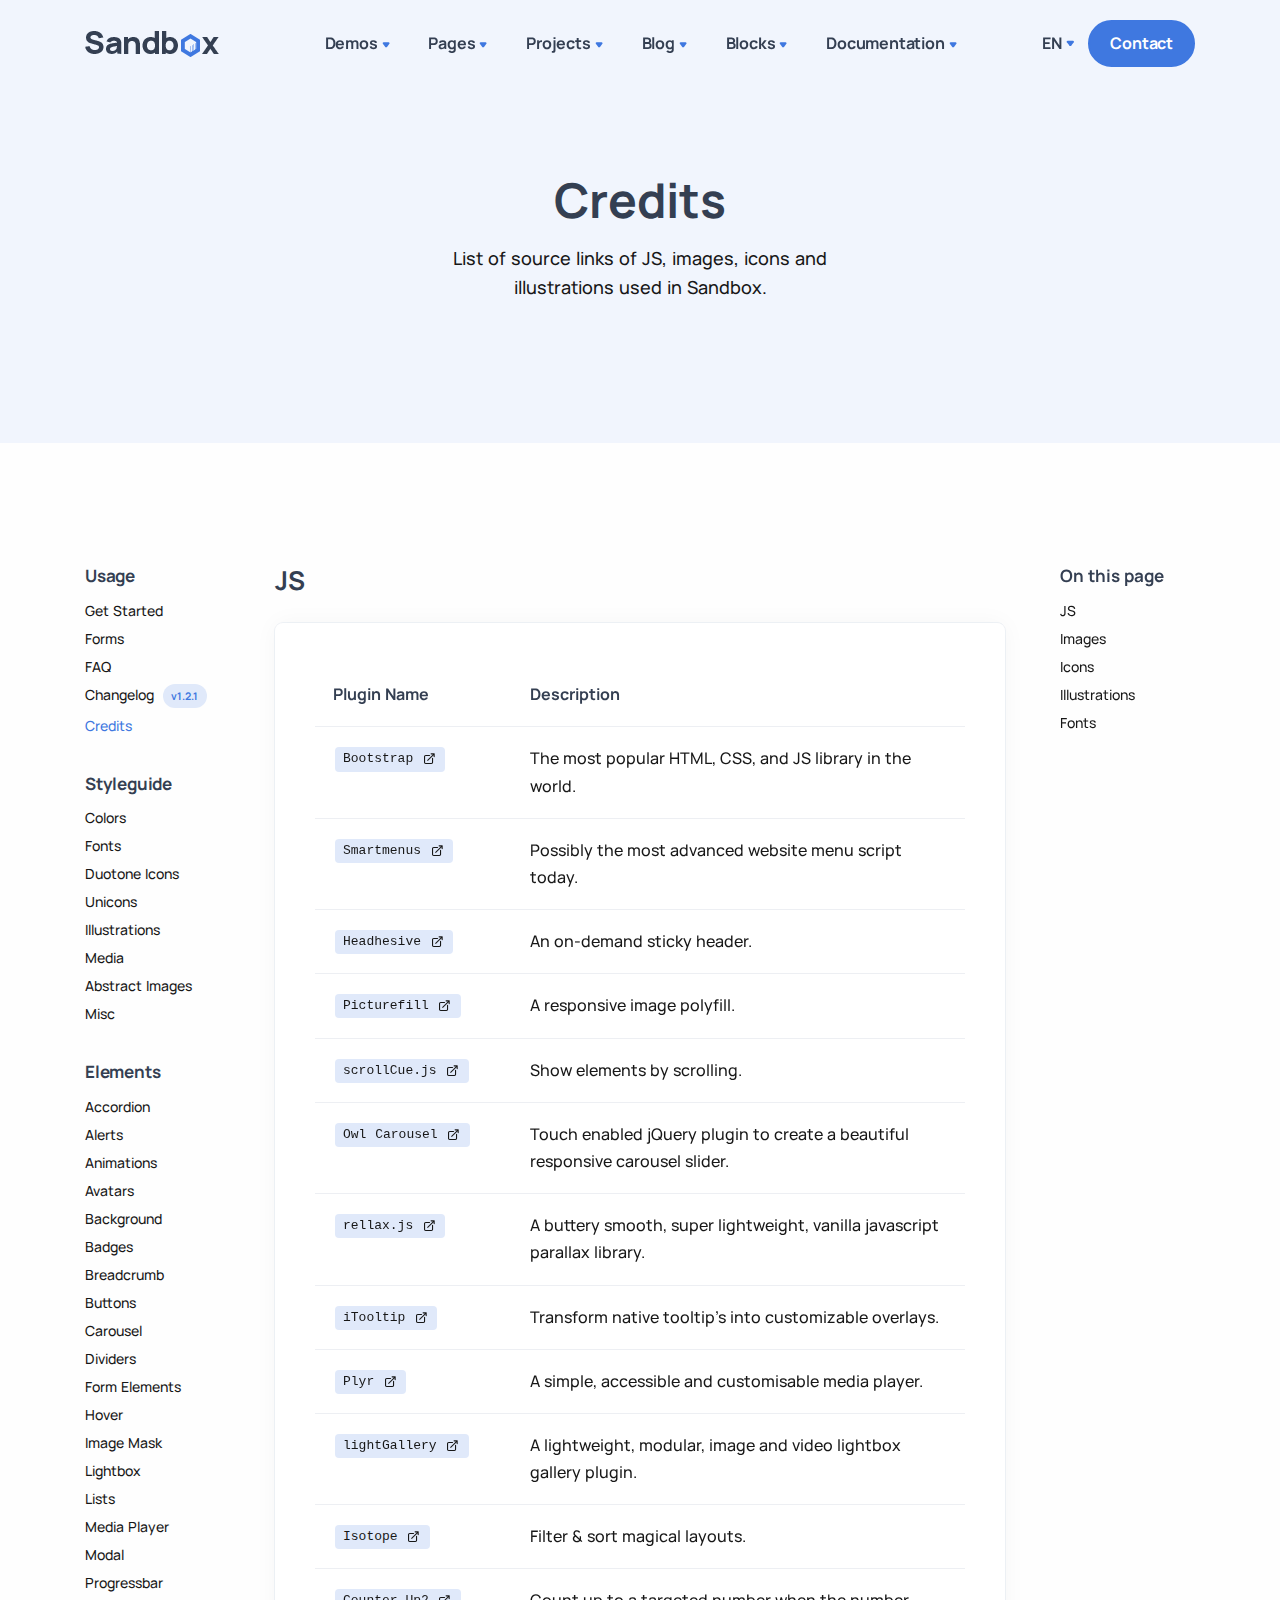
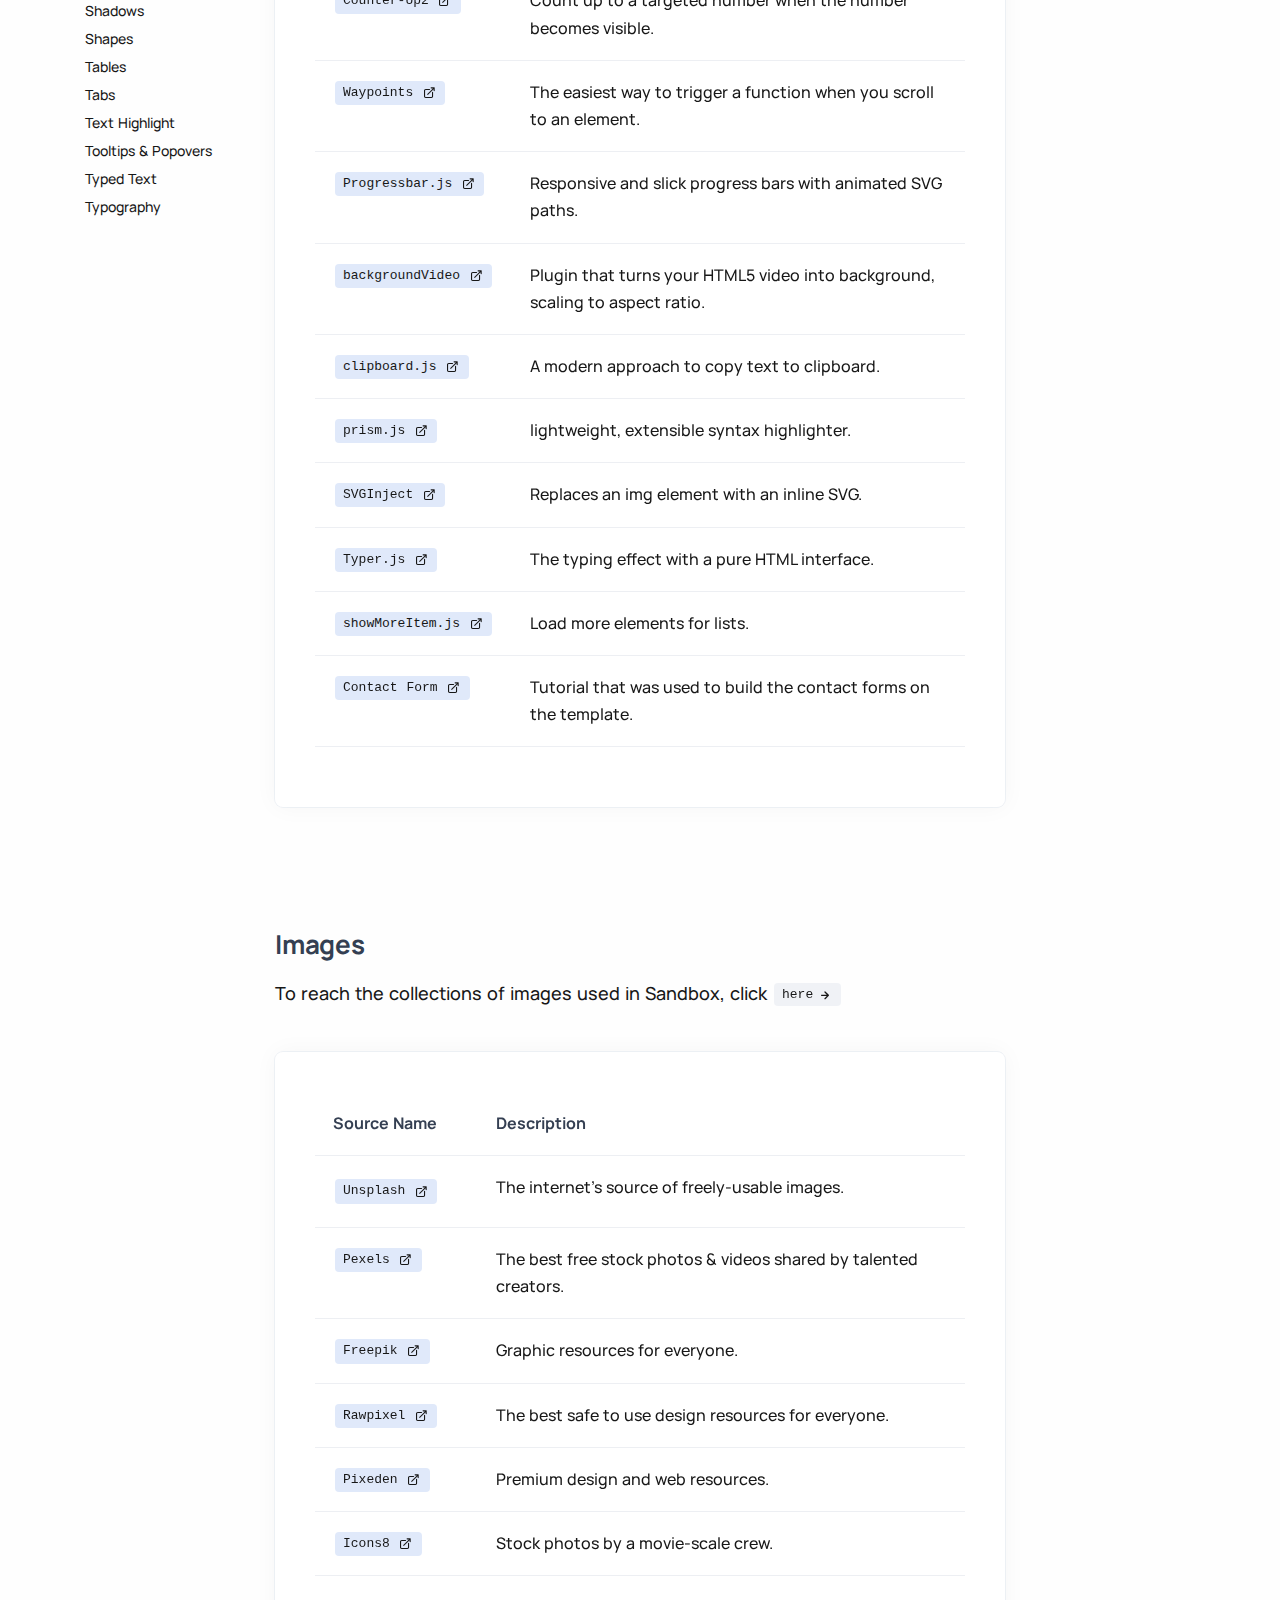
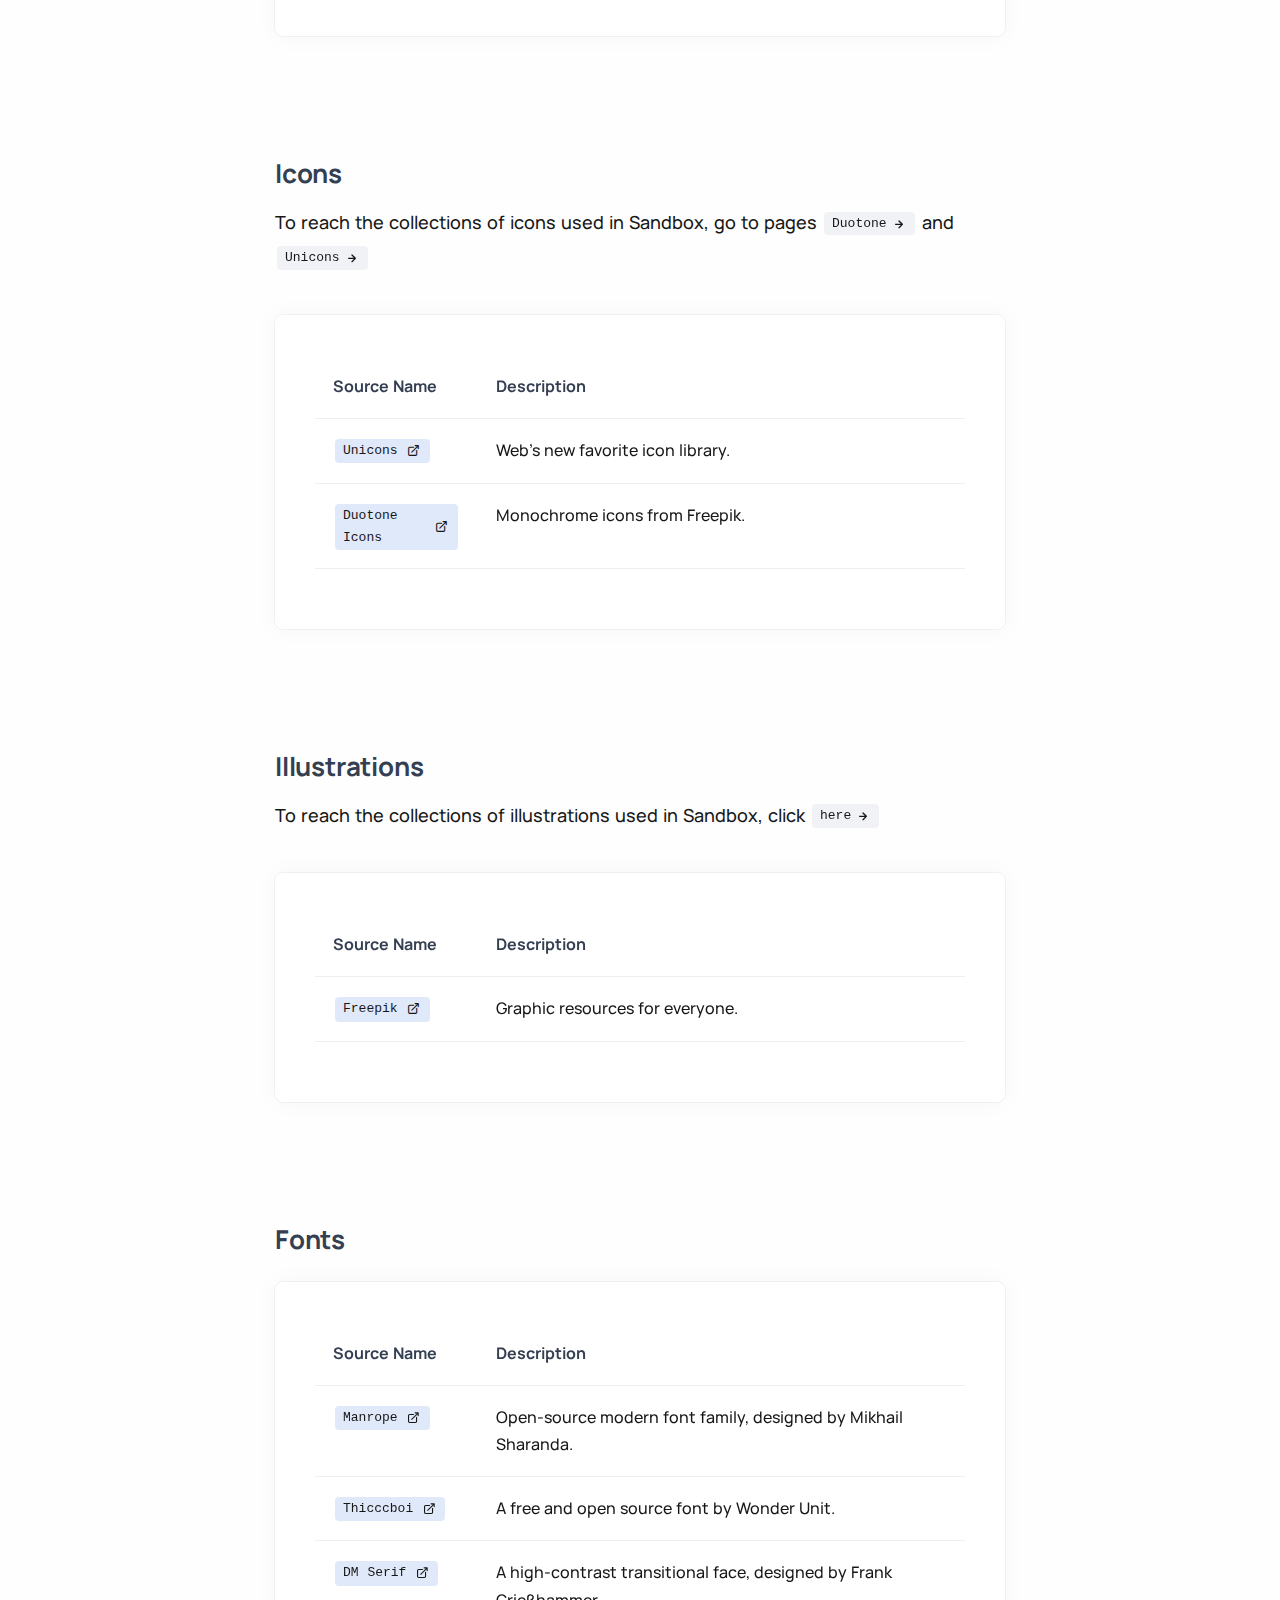
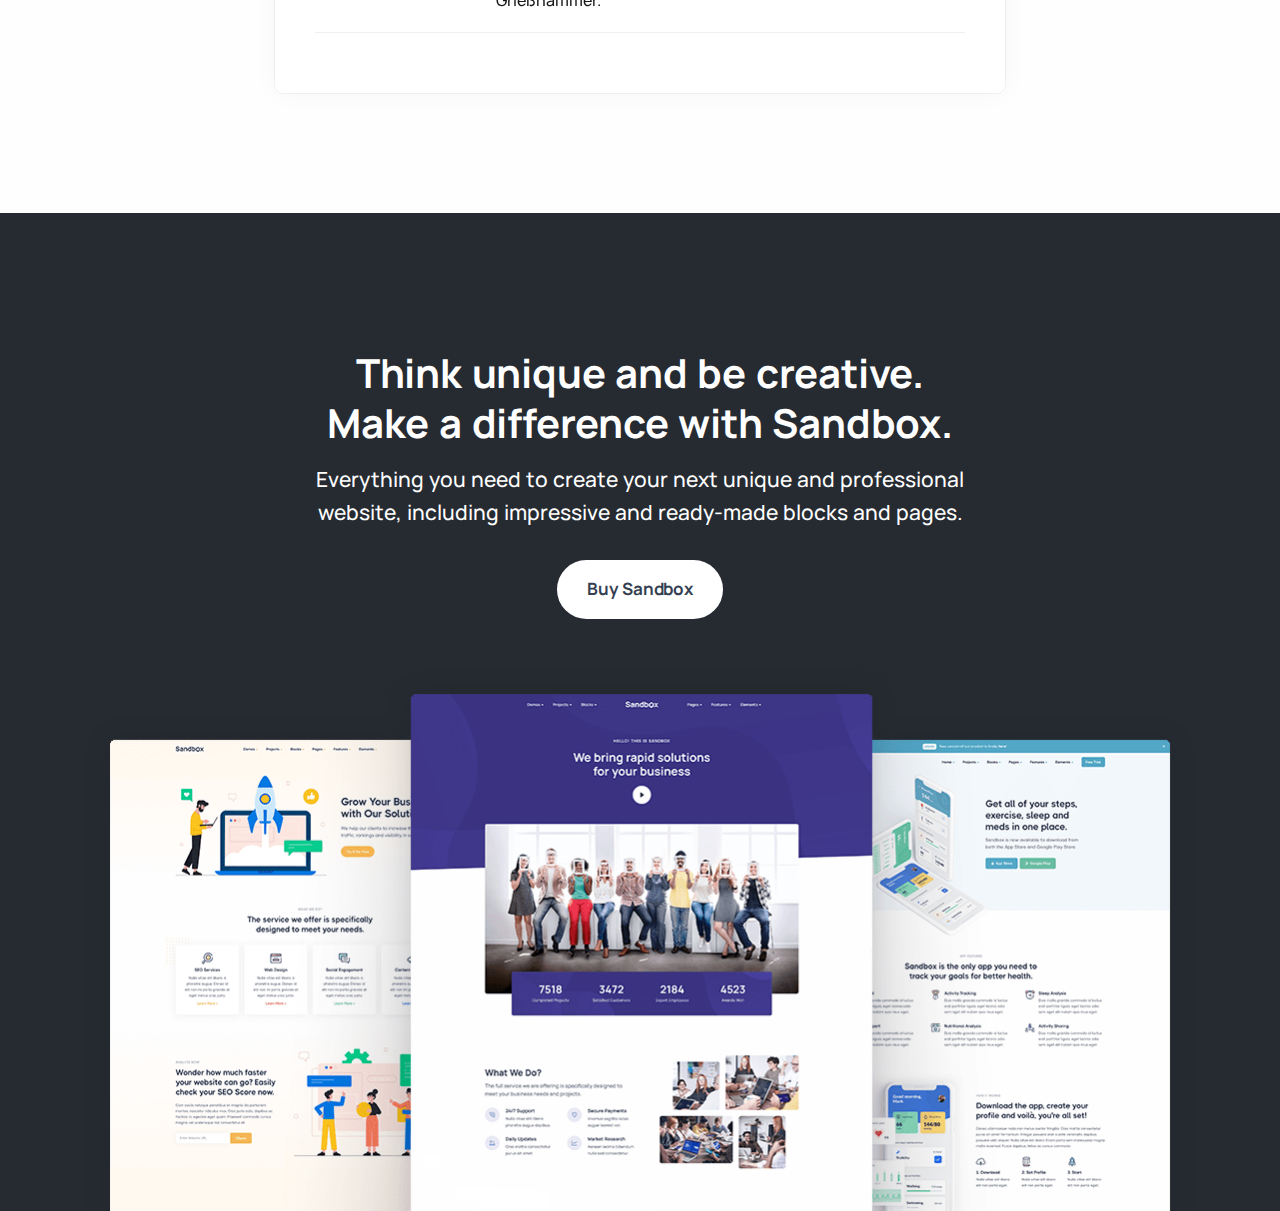
<file: docs/credits.html>
<!DOCTYPE html>
<html lang="en">

<head>
  <meta charset="utf-8">
  <meta name="viewport" content="width=device-width, initial-scale=1.0">
  <link rel="shortcut icon" href="../assets/img/favicon.png">
  <title>Sandbox</title>
  <link rel="stylesheet" href="../assets/css/plugins.css">
  <link rel="stylesheet" href="../assets/css/style.css">
</head>

<body>
  <div class="content-wrapper">
    <header class="wrapper bg-soft-primary">
      <nav class="navbar navbar-expand-lg center-nav transparent navbar-light">
        <div class="container flex-lg-row flex-nowrap align-items-center">
          <div class="navbar-brand w-100">
            <a href="../index.html">
              <img src="../assets/img/logo.png" srcset="../assets/img/logo@2x.png 2x" alt="" />
            </a>
          </div>
          <div class="navbar-collapse offcanvas-nav">
            <div class="offcanvas-header d-lg-none d-xl-none">
              <a href="../index.html"><img src="../assets/img/logo-light.png" srcset="../assets/img/logo-light@2x.png 2x" alt="" /></a>
              <button type="button" class="btn-close btn-close-white offcanvas-close offcanvas-nav-close" aria-label="Close"></button>
            </div>
            <ul class="navbar-nav">
              <li class="nav-item"><a class="nav-link" href="#!">Demos</a>
                <ul class="dropdown-menu mega-menu mega-menu-dark mega-menu-img">
                  <li class="mega-menu-content">
                    <ul class="row row-cols-1 row-cols-lg-6 gx-0 gx-lg-4 gy-lg-2 list-unstyled">
                      <li class="col"><a class="dropdown-item" href="../demo1.html">
                          <figure class="rounded lift d-none d-lg-block"><img src="../assets/img/demos/mi1.jpg" srcset="../assets/img/demos/mi1@2x.jpg 2x" alt=""></figure>
                          <span class="d-lg-none">Demo I</span>
                        </a></li>
                      <li class="col"><a class="dropdown-item" href="../demo2.html">
                          <figure class="rounded lift d-none d-lg-block"><img src="../assets/img/demos/mi2.jpg" srcset="../assets/img/demos/mi2@2x.jpg 2x" alt=""></figure>
                          <span class="d-lg-none">Demo II</span>
                        </a></li>
                      <li class="col"><a class="dropdown-item" href="../demo3.html">
                          <figure class="rounded lift d-none d-lg-block"><img src="../assets/img/demos/mi3.jpg" srcset="../assets/img/demos/mi3@2x.jpg 2x" alt=""></figure>
                          <span class="d-lg-none">Demo III</span>
                        </a></li>
                      <li class="col"><a class="dropdown-item" href="../demo4.html">
                          <figure class="rounded lift d-none d-lg-block"><img src="../assets/img/demos/mi4.jpg" srcset="../assets/img/demos/mi4@2x.jpg 2x" alt=""></figure>
                          <span class="d-lg-none">Demo IV</span>
                        </a></li>
                      <li class="col"><a class="dropdown-item" href="../demo5.html">
                          <figure class="rounded lift d-none d-lg-block"><img src="../assets/img/demos/mi5.jpg" srcset="../assets/img/demos/mi5@2x.jpg 2x" alt=""></figure>
                          <span class="d-lg-none">Demo V</span>
                        </a></li>
                      <li class="col"><a class="dropdown-item" href="../demo6.html">
                          <figure class="rounded lift d-none d-lg-block"><img src="../assets/img/demos/mi6.jpg" srcset="../assets/img/demos/mi6@2x.jpg 2x" alt=""></figure>
                          <span class="d-lg-none">Demo VI</span>
                        </a></li>
                      <li class="col"><a class="dropdown-item" href="../demo7.html">
                          <figure class="rounded lift d-none d-lg-block"><img src="../assets/img/demos/mi7.jpg" srcset="../assets/img/demos/mi7@2x.jpg 2x" alt=""></figure>
                          <span class="d-lg-none">Demo VII</span>
                        </a></li>
                      <li class="col"><a class="dropdown-item" href="../demo8.html">
                          <figure class="rounded lift d-none d-lg-block"><img src="../assets/img/demos/mi8.jpg" srcset="../assets/img/demos/mi8@2x.jpg 2x" alt=""></figure>
                          <span class="d-lg-none">Demo VIII</span>
                        </a></li>
                      <li class="col"><a class="dropdown-item" href="../demo9.html">
                          <figure class="rounded lift d-none d-lg-block"><img src="../assets/img/demos/mi9.jpg" srcset="../assets/img/demos/mi9@2x.jpg 2x" alt=""></figure>
                          <span class="d-lg-none">Demo IX</span>
                        </a></li>
                      <li class="col"><a class="dropdown-item" href="../demo10.html">
                          <figure class="rounded lift d-none d-lg-block"><img src="../assets/img/demos/mi10.jpg" srcset="../assets/img/demos/mi10@2x.jpg 2x" alt=""></figure>
                          <span class="d-lg-none">Demo X</span>
                        </a></li>
                      <li class="col"><a class="dropdown-item" href="../demo11.html">
                          <figure class="rounded lift d-none d-lg-block"><img src="../assets/img/demos/mi11.jpg" srcset="../assets/img/demos/mi11@2x.jpg 2x" alt=""></figure>
                          <span class="d-lg-none">Demo XI</span>
                        </a></li>
                      <li class="col"><a class="dropdown-item" href="../demo12.html">
                          <figure class="rounded lift d-none d-lg-block"><img src="../assets/img/demos/mi12.jpg" srcset="../assets/img/demos/mi12@2x.jpg 2x" alt=""></figure>
                          <span class="d-lg-none">Demo XII</span>
                        </a></li>
                      <li class="col"><a class="dropdown-item" href="../demo13.html">
                          <figure class="rounded lift d-none d-lg-block"><img src="../assets/img/demos/mi13.jpg" srcset="../assets/img/demos/mi13@2x.jpg 2x" alt=""></figure>
                          <span class="d-lg-none">Demo XIII</span>
                        </a></li>
                      <li class="col"><a class="dropdown-item" href="../demo14.html">
                          <figure class="rounded lift d-none d-lg-block"><img src="../assets/img/demos/mi14.jpg" srcset="../assets/img/demos/mi14@2x.jpg 2x" alt=""></figure>
                          <span class="d-lg-none">Demo XIV</span>
                        </a></li>
                      <li class="col"><a class="dropdown-item" href="../demo15.html">
                          <figure class="rounded lift d-none d-lg-block"><img src="../assets/img/demos/mi15.jpg" srcset="../assets/img/demos/mi15@2x.jpg 2x" alt=""></figure>
                          <span class="d-lg-none">Demo XV</span>
                        </a></li>
                      <li class="col"><a class="dropdown-item" href="../demo16.html">
                          <figure class="rounded lift d-none d-lg-block"><img src="../assets/img/demos/mi16.jpg" srcset="../assets/img/demos/mi16@2x.jpg 2x" alt=""></figure>
                          <span class="d-lg-none">Demo XVI</span>
                        </a></li>
                      <li class="col"><a class="dropdown-item" href="../demo17.html">
                          <figure class="rounded lift d-none d-lg-block"><img src="../assets/img/demos/mi17.jpg" srcset="../assets/img/demos/mi17@2x.jpg 2x" alt=""></figure>
                          <span class="d-lg-none">Demo XVII</span>
                        </a></li>
                      <li class="col"><a class="dropdown-item" href="../demo18.html">
                          <figure class="rounded lift d-none d-lg-block"><img src="../assets/img/demos/mi18.jpg" srcset="../assets/img/demos/mi18@2x.jpg 2x" alt=""></figure>
                          <span class="d-lg-none">Demo XVIII</span>
                        </a></li>
                    </ul>
                    <!--/.row -->
                  </li>
                  <!--/.mega-menu-content-->
                </ul>
                <!--/.dropdown-menu -->
              </li>
              <li class="nav-item dropdown"><a class="nav-link dropdown-toggle" href="#!">Pages</a>
                <ul class="dropdown-menu">
                  <li class="dropdown"><a class="dropdown-item dropdown-toggle" href="#">Services</a>
                    <ul class="dropdown-menu">
                      <li class="nav-item"><a class="dropdown-item" href="../services.html">Services I</a></li>
                      <li class="nav-item"><a class="dropdown-item" href="../services2.html">Services II</a></li>
                    </ul>
                  </li>
                  <li class="dropdown"><a class="dropdown-item dropdown-toggle" href="#">About</a>
                    <ul class="dropdown-menu">
                      <li class="nav-item"><a class="dropdown-item" href="../about.html">About I</a></li>
                      <li class="nav-item"><a class="dropdown-item" href="../about2.html">About II</a></li>
                    </ul>
                  </li>
                  <li class="dropdown"><a class="dropdown-item dropdown-toggle" href="#">Contact</a>
                    <ul class="dropdown-menu">
                      <li class="nav-item"><a class="dropdown-item" href="../contact.html">Contact I</a></li>
                      <li class="nav-item"><a class="dropdown-item" href="../contact2.html">Contact II</a></li>
                      <li class="nav-item"><a class="dropdown-item" href="../contact3.html">Contact III</a></li>
                    </ul>
                  </li>
                  <li class="nav-item"><a class="dropdown-item" href="../pricing.html">Pricing</a></li>
                  <li class="nav-item"><a class="dropdown-item" href="../onepage.html">One Page</a></li>
                </ul>
              </li>
              <li class="nav-item dropdown"><a class="nav-link dropdown-toggle" href="#!">Projects</a>
                <ul class="dropdown-menu">
                  <li class="nav-item"><a class="dropdown-item" href="../projects.html">Projects I</a></li>
                  <li class="nav-item"><a class="dropdown-item" href="../projects2.html">Projects II</a></li>
                  <li class="nav-item"><a class="dropdown-item" href="../projects3.html">Projects III</a></li>
                  <li class="nav-item"><a class="dropdown-item" href="../projects4.html">Projects IV</a></li>
                  <li class="dropdown"><a class="dropdown-item dropdown-toggle" href="#">Single Projects</a>
                    <ul class="dropdown-menu">
                      <li class="nav-item"><a class="dropdown-item" href="../single-project.html">Single Project I</a></li>
                      <li class="nav-item"><a class="dropdown-item" href="../single-project2.html">Single Project II</a></li>
                      <li class="nav-item"><a class="dropdown-item" href="../single-project3.html">Single Project III</a></li>
                    </ul>
                  </li>
                </ul>
              </li>
              <li class="nav-item dropdown"><a class="nav-link dropdown-toggle" href="#!">Blog</a>
                <ul class="dropdown-menu">
                  <li class="nav-item"><a class="dropdown-item" href="../blog.html">Blog without Sidebar</a></li>
                  <li class="nav-item"><a class="dropdown-item" href="../blog2.html">Blog with Sidebar</a></li>
                  <li class="nav-item"><a class="dropdown-item" href="../blog3.html">Blog with Left Sidebar</a></li>
                  <li class="dropdown"><a class="dropdown-item dropdown-toggle" href="#">Blog Posts</a>
                    <ul class="dropdown-menu">
                      <li class="nav-item"><a class="dropdown-item" href="../blog-post.html">Post without Sidebar</a></li>
                      <li class="nav-item"><a class="dropdown-item" href="../blog-post2.html">Post with Sidebar</a></li>
                      <li class="nav-item"><a class="dropdown-item" href="../blog-post3.html">Post with Left Sidebar</a></li>
                    </ul>
                  </li>
                </ul>
              </li>
              <li class="nav-item"><a class="nav-link" href="#!">Blocks</a>
                <ul class="dropdown-menu mega-menu mega-menu-dark mega-menu-img">
                  <li class="mega-menu-content">
                    <ul class="row row-cols-1 row-cols-lg-6 gx-0 gx-lg-6 gy-lg-4 list-unstyled">
                      <li class="col"><a class="dropdown-item" href="../docs/blocks/about.html">
                          <div class="rounded img-svg d-none d-lg-block p-4 mb-lg-2"><img class="rounded-0" src="../assets/img/demos/block1.svg" alt=""></div>
                          <span>About</span>
                        </a>
                      </li>
                      <li class="col"><a class="dropdown-item" href="../docs/blocks/blog.html">
                          <div class="rounded img-svg d-none d-lg-block p-4 mb-lg-2"><img class="rounded-0" src="../assets/img/demos/block2.svg" alt=""></div>
                          <span>Blog</span>
                        </a>
                      </li>
                      <li class="col"><a class="dropdown-item" href="../docs/blocks/call-to-action.html">
                          <div class="rounded img-svg d-none d-lg-block p-4 mb-lg-2"><img class="rounded-0" src="../assets/img/demos/block3.svg" alt=""></div>
                          <span>Call to Action</span>
                        </a>
                      </li>
                      <li class="col"><a class="dropdown-item" href="../docs/blocks/clients.html">
                          <div class="rounded img-svg d-none d-lg-block p-4 mb-lg-2"><img class="rounded-0" src="../assets/img/demos/block4.svg" alt=""></div>
                          <span>Clients</span>
                        </a>
                      </li>
                      <li class="col"><a class="dropdown-item" href="../docs/blocks/contact.html">
                          <div class="rounded img-svg d-none d-lg-block p-4 mb-lg-2"><img class="rounded-0" src="../assets/img/demos/block5.svg" alt=""></div>
                          <span>Contact</span>
                        </a>
                      </li>
                      <li class="col"><a class="dropdown-item" href="../docs/blocks/facts.html">
                          <div class="rounded img-svg d-none d-lg-block p-4 mb-lg-2"><img class="rounded-0" src="../assets/img/demos/block6.svg" alt=""></div>
                          <span>Facts</span>
                        </a>
                      </li>
                      <li class="col"><a class="dropdown-item" href="../docs/blocks/faq.html">
                          <div class="rounded img-svg d-none d-lg-block p-4 mb-lg-2"><img class="rounded-0" src="../assets/img/demos/block7.svg" alt=""></div>
                          <span>FAQ</span>
                        </a>
                      </li>
                      <li class="col"><a class="dropdown-item" href="../docs/blocks/features.html">
                          <div class="rounded img-svg d-none d-lg-block p-4 mb-lg-2"><img class="rounded-0" src="../assets/img/demos/block8.svg" alt=""></div>
                          <span>Features</span>
                        </a>
                      </li>
                      <li class="col"><a class="dropdown-item" href="../docs/blocks/footer.html">
                          <div class="rounded img-svg d-none d-lg-block p-4 mb-lg-2"><img class="rounded-0" src="../assets/img/demos/block9.svg" alt=""></div>
                          <span>Footer</span>
                        </a>
                      </li>
                      <li class="col"><a class="dropdown-item" href="../docs/blocks/hero.html">
                          <div class="rounded img-svg d-none d-lg-block p-4 mb-lg-2"><img class="rounded-0" src="../assets/img/demos/block10.svg" alt=""></div>
                          <span>Hero</span>
                        </a>
                      </li>
                      <li class="col"><a class="dropdown-item" href="../docs/blocks/navbar.html">
                          <div class="rounded img-svg d-none d-lg-block p-4 mb-lg-2"><img class="rounded-0" src="../assets/img/demos/block11.svg" alt=""></div>
                          <span>Navbar</span>
                        </a>
                      </li>
                      <li class="col"><a class="dropdown-item" href="../docs/blocks/portfolio.html">
                          <div class="rounded img-svg d-none d-lg-block p-4 mb-lg-2"><img class="rounded-0" src="../assets/img/demos/block12.svg" alt=""></div>
                          <span>Portfolio</span>
                        </a>
                      </li>
                      <li class="col"><a class="dropdown-item" href="../docs/blocks/pricing.html">
                          <div class="rounded img-svg d-none d-lg-block p-4 mb-lg-2"><img class="rounded-0" src="../assets/img/demos/block13.svg" alt=""></div>
                          <span>Pricing</span>
                        </a>
                      </li>
                      <li class="col"><a class="dropdown-item" href="../docs/blocks/process.html">
                          <div class="rounded img-svg d-none d-lg-block p-4 mb-lg-2"><img class="rounded-0" src="../assets/img/demos/block14.svg" alt=""></div>
                          <span>Process</span>
                        </a>
                      </li>
                      <li class="col"><a class="dropdown-item" href="../docs/blocks/team.html">
                          <div class="rounded img-svg d-none d-lg-block p-4 mb-lg-2"><img class="rounded-0" src="../assets/img/demos/block15.svg" alt=""></div>
                          <span>Team</span>
                        </a>
                      </li>
                      <li class="col"><a class="dropdown-item" href="../docs/blocks/testimonials.html">
                          <div class="rounded img-svg d-none d-lg-block p-4 mb-lg-2"><img class="rounded-0" src="../assets/img/demos/block16.svg" alt=""></div>
                          <span>Testimonials</span>
                        </a>
                      </li>
                    </ul>
                    <!--/.row -->
                  </li>
                  <!--/.mega-menu-content-->
                </ul>
                <!--/.dropdown-menu -->
              </li>
              <li class="nav-item"><a class="nav-link" href="../docs/index.html">Documentation</a>
                <ul class="dropdown-menu mega-menu">
                  <li class="mega-menu-content">
                    <div class="row gx-0 gx-lg-3">
                      <div class="col-lg-4">
                        <h6 class="dropdown-header">Usage</h6>
                        <ul class="list-unstyled cc-2 pb-lg-1">
                          <li><a class="dropdown-item" href="../docs/index.html">Get Started</a></li>
                          <li><a class="dropdown-item" href="../docs/forms.html">Forms</a></li>
                          <li><a class="dropdown-item" href="../docs/faq.html">FAQ</a></li>
                          <li><a class="dropdown-item" href="../docs/changelog.html">Changelog</a></li>
                          <li><a class="dropdown-item" href="../docs/credits.html">Credits</a></li>
                        </ul>
                        <h6 class="dropdown-header mt-lg-6">Styleguide</h6>
                        <ul class="list-unstyled cc-2">
                          <li><a class="dropdown-item" href="../docs/styleguide/colors.html">Colors</a></li>
                          <li><a class="dropdown-item" href="../docs/styleguide/fonts.html">Fonts</a></li>
                          <li><a class="dropdown-item" href="../docs/styleguide/duotone-icons.html">Duotone Icons</a></li>
                          <li><a class="dropdown-item" href="../docs/styleguide/unicons.html">Unicons</a></li>
                          <li><a class="dropdown-item" href="../docs/styleguide/illustrations.html">Illustrations</a></li>
                          <li><a class="dropdown-item" href="../docs/styleguide/media.html">Media</a></li>
                          <li><a class="dropdown-item" href="../docs/styleguide/abstract.html">Abstract Images</a></li>
                          <li><a class="dropdown-item" href="../docs/styleguide/misc.html">Misc</a></li>
                        </ul>
                      </div>
                      <!--/column -->
                      <div class="col-lg-8">
                        <h6 class="dropdown-header">Elements</h6>
                        <ul class="list-unstyled cc-3">
                          <li><a class="dropdown-item" href="../docs/elements/accordion.html">Accordion</a></li>
                          <li><a class="dropdown-item" href="../docs/elements/alerts.html">Alerts</a></li>
                          <li><a class="dropdown-item" href="../docs/elements/animations.html">Animations</a></li>
                          <li><a class="dropdown-item" href="../docs/elements/avatars.html">Avatars</a></li>
                          <li><a class="dropdown-item" href="../docs/elements/background.html">Background</a></li>
                          <li><a class="dropdown-item" href="../docs/elements/badges.html">Badges</a></li>
                          <li><a class="dropdown-item" href="../docs/elements/breadcrumb.html">Breadcrumb</a></li>
                          <li><a class="dropdown-item" href="../docs/elements/buttons.html">Buttons</a></li>
                          <li><a class="dropdown-item" href="../docs/elements/carousel.html">Carousel</a></li>
                          <li><a class="dropdown-item" href="../docs/elements/dividers.html">Dividers</a></li>
                          <li><a class="dropdown-item" href="../docs/elements/form-elements.html">Form Elements</a></li>
                          <li><a class="dropdown-item" href="../docs/elements/hover.html">Hover</a></li>
                          <li><a class="dropdown-item" href="../docs/elements/image-mask.html">Image Mask</a></li>
                          <li><a class="dropdown-item" href="../docs/elements/lightbox.html">Lightbox</a></li>
                          <li><a class="dropdown-item" href="../docs/elements/lists.html">Lists</a></li>
                          <li><a class="dropdown-item" href="../docs/elements/player.html">Media Player</a></li>
                          <li><a class="dropdown-item" href="../docs/elements/modal.html">Modal</a></li>
                          <li><a class="dropdown-item" href="../docs/elements/progressbar.html">Progressbar</a></li>
                          <li><a class="dropdown-item" href="../docs/elements/shadows.html">Shadows</a></li>
                          <li><a class="dropdown-item" href="../docs/elements/shapes.html">Shapes</a></li>
                          <li><a class="dropdown-item" href="../docs/elements/tables.html">Tables</a></li>
                          <li><a class="dropdown-item" href="../docs/elements/tabs.html">Tabs</a></li>
                          <li><a class="dropdown-item" href="../docs/elements/text-highlight.html">Text Highlight</a></li>
                          <li><a class="dropdown-item" href="../docs/elements/tooltips-popovers.html">Tooltips & Popovers</a></li>
                          <li><a class="dropdown-item" href="../docs/elements/typed-text.html">Typed Text</a></li>
                          <li><a class="dropdown-item" href="../docs/elements/typography.html">Typography</a></li>
                        </ul>
                      </div>
                      <!--/column -->
                    </div>
                    <!--/.row -->
                  </li>
                  <!--/.mega-menu-content-->
                </ul>
                <!--/.dropdown-menu -->
              </li>
            </ul>
            <!-- /.navbar-nav -->
          </div>
          <!-- /.navbar-collapse -->
          <div class="navbar-other w-100 d-flex ms-auto">
            <ul class="navbar-nav flex-row align-items-center ms-auto" data-sm-skip="true">
              <li class="nav-item dropdown language-select text-uppercase">
                <a class="nav-link dropdown-item dropdown-toggle" href="#" role="button" data-bs-toggle="dropdown" aria-haspopup="true" aria-expanded="false">En</a>
                <ul class="dropdown-menu">
                  <li class="nav-item"><a class="dropdown-item" href="#">En</a></li>
                  <li class="nav-item"><a class="dropdown-item" href="#">De</a></li>
                  <li class="nav-item"><a class="dropdown-item" href="#">Es</a></li>
                </ul>
              </li>
              <li class="nav-item d-none d-md-block">
                <a href="../contact.html" class="btn btn-sm btn-primary rounded-pill">Contact</a>
              </li>
              <li class="nav-item d-lg-none">
                <div class="navbar-hamburger"><button class="hamburger animate plain" data-toggle="offcanvas-nav"><span></span></button></div>
              </li>
            </ul>
            <!-- /.navbar-nav -->
          </div>
          <!-- /.navbar-other -->
        </div>
        <!-- /.container -->
      </nav>
      <!-- /.navbar -->
    </header>
    <!-- /header -->
    <section class="wrapper bg-soft-primary">
      <div class="container pt-10 pb-12 pt-md-14 pb-md-16 text-center">
        <div class="row">
          <div class="col-md-9 col-lg-7 col-xl-5 mx-auto">
            <h1 class="display-1 mb-3">Credits</h1>
            <p class="lead px-xxl-10">List of source links of JS, images, icons and illustrations used in Sandbox.</p>
          </div>
          <!-- /column -->
        </div>
        <!-- /.row -->
      </div>
      <!-- /.container -->
    </section>
    <!-- /section -->
    <div class="container">
      <div class="row">
        <aside class="col-xl-2 sidebar doc-sidebar mt-md-0 py-16 d-none d-xl-block">
          <div class="widget pb-3">
            <h6 class="widget-title fs-17 mb-2">Usage</h6>
            <nav id="collapse-usage">
              <ul class="list-unstyled fs-sm lh-sm text-reset">
                <li><a href="../docs/index.html">Get Started</a></li>
                <li><a href="../docs/forms.html">Forms</a></li>
                <li><a href="../docs/faq.html">FAQ</a></li>
                <li><a href="../docs/changelog.html">Changelog <span class="badge bg-pale-primary text-primary rounded-pill ms-1">v1.2.1</span></a></li>
                <li><a href="../docs/credits.html" class="active">Credits</a></li>
              </ul>
            </nav>
            <!-- /nav -->
          </div>
          <!-- /.widget -->
          <div class="widget pb-3">
            <h6 class="widget-title fs-17 mb-2">Styleguide</h6>
            <nav id="collapse-style">
              <ul class="list-unstyled fs-sm lh-sm text-reset">
                <li><a href="../docs/styleguide/colors.html">Colors</a></li>
                <li><a href="../docs/styleguide/fonts.html">Fonts</a></li>
                <li><a href="../docs/styleguide/duotone-icons.html">Duotone Icons</a></li>
                <li><a href="../docs/styleguide/unicons.html">Unicons</a></li>
                <li><a href="../docs/styleguide/illustrations.html">Illustrations</a></li>
                <li><a href="../docs/styleguide/media.html">Media</a></li>
                <li><a href="../docs/styleguide/abstract.html">Abstract Images</a></li>
                <li><a href="../docs/styleguide/misc.html">Misc</a></li>
              </ul>
            </nav>
            <!-- /nav -->
          </div>
          <!-- /.widget -->
          <div class="widget pb-3">
            <h6 class="widget-title fs-17 mb-2">Elements</h6>
            <nav id="collapse-elements">
              <ul class="list-unstyled fs-sm lh-sm text-reset">
                <li><a href="../docs/elements/accordion.html">Accordion</a></li>
                <li><a href="../docs/elements/alerts.html">Alerts</a></li>
                <li><a href="../docs/elements/animations.html">Animations</a></li>
                <li><a href="../docs/elements/avatars.html">Avatars</a></li>
                <li><a href="../docs/elements/background.html">Background</a></li>
                <li><a href="../docs/elements/badges.html">Badges</a></li>
                <li><a href="../docs/elements/breadcrumb.html">Breadcrumb</a></li>
                <li><a href="../docs/elements/buttons.html">Buttons</a></li>
                <li><a href="../docs/elements/carousel.html">Carousel</a></li>
                <li><a href="../docs/elements/dividers.html">Dividers</a></li>
                <li><a href="../docs/elements/form-elements.html">Form Elements</a></li>
                <li><a href="../docs/elements/hover.html">Hover</a></li>
                <li><a href="../docs/elements/image-mask.html">Image Mask</a></li>
                <li><a href="../docs/elements/lightbox.html">Lightbox</a></li>
                <li><a href="../docs/elements/lists.html">Lists</a></li>
                <li><a href="../docs/elements/player.html">Media Player</a></li>
                <li><a href="../docs/elements/modal.html">Modal</a></li>
                <li><a href="../docs/elements/progressbar.html">Progressbar</a></li>
                <li><a href="../docs/elements/shadows.html">Shadows</a></li>
                <li><a href="../docs/elements/shapes.html">Shapes</a></li>
                <li><a href="../docs/elements/tables.html">Tables</a></li>
                <li><a href="../docs/elements/tabs.html">Tabs</a></li>
                <li><a href="../docs/elements/text-highlight.html">Text Highlight</a></li>
                <li><a href="../docs/elements/tooltips-popovers.html">Tooltips & Popovers</a></li>
                <li><a href="../docs/elements/typed-text.html">Typed Text</a></li>
                <li><a href="../docs/elements/typography.html">Typography</a></li>
              </ul>
            </nav>
            <!-- /nav -->
          </div>
          <!-- /.widget -->
        </aside>
        <!-- /column -->
        <aside class="col-xl-2 order-xl-3 sidebar sticky-sidebar mt-md-0 py-16 d-none d-xl-block">
          <div class="widget">
            <h6 class="widget-title fs-17 mb-2 ps-xl-5">On this page</h6>
            <nav class="ps-xl-5">
              <ul class="list-unstyled fs-sm lh-sm text-reset">
                <li><a class="scroll" href="#snippet-1">JS</a></li>
                <li><a class="scroll" href="#snippet-2">Images</a></li>
                <li><a class="scroll" href="#snippet-3">Icons</a></li>
                <li><a class="scroll" href="#snippet-4">Illustrations</a></li>
                <li><a class="scroll" href="#snippet-5">Fonts</a></li>
              </ul>
            </nav>
            <!-- /nav -->
          </div>
          <!-- /.widget -->
        </aside>
        <!-- /column -->
        <div class="col-xl-8 order-xl-2">
          <section id="snippet-1" class="wrapper pt-16">
            <h2 class="mb-5">JS</h2>
            <div class="card">
              <div class="card-body">
                <table class="table">
                  <thead class="text-navy">
                    <tr>
                      <th scope="col" class="col-3">Plugin Name</th>
                      <th scope="col">Description</th>
                    </tr>
                  </thead>
                  <tbody>
                    <tr>
                      <td><a class="external bg-pale-primary my-0" href="https://getbootstrap.com" target="_blank">Bootstrap</a></td>
                      <td>The most popular HTML, CSS, and JS library in the world.</td>
                    </tr>
                    <tr>
                      <td><a class="external bg-pale-primary my-0" href="http://www.smartmenus.org" target="_blank">Smartmenus</a></td>
                      <td>Possibly the most advanced website menu script today.</td>
                    </tr>
                    <tr>
                      <td><a class="external bg-pale-primary my-0" href="https://markgoodyear.com/labs/headhesive/" target="_blank">Headhesive</a></td>
                      <td>An on-demand sticky header.</td>
                    </tr>
                    <tr>
                      <td><a class="external bg-pale-primary my-0" href="http://scottjehl.github.io/picturefill/" target="_blank">Picturefill</a></td>
                      <td>A responsive image polyfill.</td>
                    </tr>
                    <tr>
                      <td><a class="external bg-pale-primary my-0" href="https://github.com/prjct-samwest/scrollCue" target="_blank">scrollCue.js</a></td>
                      <td>Show elements by scrolling.</td>
                    </tr>
                    <tr>
                      <td><a class="external bg-pale-primary my-0" href="https://owlcarousel2.github.io/OwlCarousel2/" target="_blank">Owl Carousel</a></td>
                      <td>Touch enabled jQuery plugin to create a beautiful responsive carousel slider.</td>
                    </tr>
                    <tr>
                      <td><a class="external bg-pale-primary my-0" href="https://dixonandmoe.com/rellax/" target="_blank">rellax.js</a></td>
                      <td>A buttery smooth, super lightweight, vanilla javascript parallax library.</td>
                    </tr>
                    <tr>
                      <td><a class="external bg-pale-primary my-0" href="https://github.com/Ins-V/iTooltip" target="_blank">iTooltip</a></td>
                      <td>Transform native tooltip’s into customizable overlays.</td>
                    </tr>
                    <tr>
                      <td><a class="external bg-pale-primary my-0" href="https://plyr.io" target="_blank">Plyr</a></td>
                      <td>A simple, accessible and customisable media player.</td>
                    </tr>
                    <tr>
                      <td><a class="external bg-pale-primary my-0" href="http://sachinchoolur.github.io/lightGallery/" target="_blank">lightGallery</a></td>
                      <td>A lightweight, modular, image and video lightbox gallery plugin.</td>
                    </tr>
                    <tr>
                      <td><a class="external bg-pale-primary my-0" href="https://isotope.metafizzy.co" target="_blank">Isotope</a></td>
                      <td>Filter & sort magical layouts.</td>
                    </tr>
                    <tr>
                      <td><a class="external bg-pale-primary my-0" href="https://github.com/bfintal/Counter-Up2" target="_blank">Counter-Up2</a></td>
                      <td>Count up to a targeted number when the number becomes visible.</td>
                    </tr>
                    <tr>
                      <td><a class="external bg-pale-primary my-0" href="http://imakewebthings.com/waypoints/" target="_blank">Waypoints</a></td>
                      <td>The easiest way to trigger a function when you scroll to an element.</td>
                    </tr>
                    <tr>
                      <td><a class="external bg-pale-primary my-0" href="https://kimmobrunfeldt.github.io/progressbar.js" target="_blank">Progressbar.js</a></td>
                      <td>Responsive and slick progress bars with animated SVG paths.</td>
                    </tr>
                    <tr>
                      <td><a class="external bg-pale-primary my-0" href="https://github.com/linnett/backgroundVideo" target="_blank">backgroundVideo</a></td>
                      <td>Plugin that turns your HTML5 video into background, scaling to aspect ratio.</td>
                    </tr>
                    <tr>
                      <td><a class="external bg-pale-primary my-0" href="https://clipboardjs.com" target="_blank">clipboard.js</a></td>
                      <td>A modern approach to copy text to clipboard.</td>
                    </tr>
                    <tr>
                      <td><a class="external bg-pale-primary my-0" href="https://prismjs.com" target="_blank">prism.js</a></td>
                      <td>lightweight, extensible syntax highlighter.</td>
                    </tr>
                    <tr>
                      <td><a class="external bg-pale-primary my-0" href="https://github.com/iconfu/svg-inject" target="_blank">SVGInject</a></td>
                      <td>Replaces an img element with an inline SVG.</td>
                    </tr>
                    <tr>
                      <td><a class="external bg-pale-primary my-0" href="https://steven.codes/typerjs/" target="_blank">Typer.js</a></td>
                      <td>The typing effect with a pure HTML interface.</td>
                    </tr>
                    <tr>
                      <td><a class="external bg-pale-primary my-0" href="https://github.com/peggy-hsieh/showMoreItems" target="_blank">showMoreItem.js</a></td>
                      <td>Load more elements for lists.</td>
                    </tr>
                    <tr>
                      <td><a class="external bg-pale-primary my-0" href="https://bootstrapious.com/p/how-to-build-a-working-bootstrap-contact-form" target="_blank">Contact Form</a></td>
                      <td>Tutorial that was used to build the contact forms on the template.</td>
                    </tr>
                  </tbody>
                </table>
              </div>
              <!--/.card-body -->
            </div>
            <!--/.card -->
          </section>
          <section id="snippet-2" class="wrapper pt-16">
            <h2 class="mb-3">Images</h2>
            <p class="lead mb-8">To reach the collections of images used in Sandbox, click <a href="../docs/styleguide/media.html" class="internal">here</a></p>
            <div class="card">
              <div class="card-body">
                <table class="table">
                  <thead class="text-navy">
                    <tr>
                      <th scope="col" class="col-3">Source Name</th>
                      <th scope="col">Description</th>
                    </tr>
                  </thead>
                  <tbody>
                    <tr>
                      <td><a class="external bg-pale-primary" href="https://unsplash.com/" target="_blank">Unsplash</a></td>
                      <td>The internet’s source of freely-usable images.</td>
                    </tr>
                    <tr>
                      <td><a class="external bg-pale-primary my-0" href="http://www.pexels.com/" target="_blank">Pexels</a></td>
                      <td>The best free stock photos & videos shared by talented creators.</td>
                    </tr>
                    <tr>
                      <td><a class="external bg-pale-primary my-0" href="https://www.freepik.com/" target="_blank">Freepik</a></td>
                      <td>Graphic resources for everyone.</td>
                    </tr>
                    <tr>
                      <td><a class="external bg-pale-primary my-0" href="https://www.rawpixel.com/" target="_blank">Rawpixel</a></td>
                      <td>The best safe to use design resources for everyone.</td>
                    </tr>
                    <tr>
                      <td><a class="external bg-pale-primary my-0" href="http://www.pixeden.com/" target="_blank">Pixeden</a></td>
                      <td>Premium design and web resources.</td>
                    </tr>
                    <tr>
                      <td><a class="external bg-pale-primary my-0" href="https://photos.icons8.com" target="_blank">Icons8</a></td>
                      <td>Stock photos by a movie-scale crew.</td>
                    </tr>
                  </tbody>
                </table>
              </div>
              <!--/.card-body -->
            </div>
            <!--/.card -->
          </section>
          <section id="snippet-3" class="wrapper pt-16">
            <h2 class="mb-3">Icons</h2>
            <p class="lead mb-8">To reach the collections of icons used in Sandbox, go to pages <a href="../docs/styleguide/duotone-icons.html" class="internal">Duotone</a> and <a href="../docs/styleguide/unicons.html" class="internal">Unicons</a></p>
            <div class="card">
              <div class="card-body">
                <table class="table">
                  <thead class="text-navy">
                    <tr>
                      <th scope="col" class="col-3">Source Name</th>
                      <th scope="col">Description</th>
                    </tr>
                  </thead>
                  <tbody>
                    <tr>
                      <td><a class="external bg-pale-primary my-0" href="https://iconscout.com/unicons/explore/line" target="_blank">Unicons</a></td>
                      <td>Web’s new favorite icon library.</td>
                    </tr>
                    <tr>
                      <td><a class="external bg-pale-primary my-0" href="https://www.flaticon.com/authors/monochrome/yellow" target="_blank">Duotone Icons</a></td>
                      <td>Monochrome icons from Freepik.</td>
                    </tr>
                  </tbody>
                </table>
              </div>
              <!--/.card-body -->
            </div>
            <!--/.card -->
          </section>
          <section id="snippet-4" class="wrapper pt-16">
            <h2 class="mb-3">Illustrations</h2>
            <p class="lead mb-8">To reach the collections of illustrations used in Sandbox, click <a href="../docs/styleguide/illustrations.html" class="internal">here</a></p>
            <div class="card">
              <div class="card-body">
                <table class="table">
                  <thead class="text-navy">
                    <tr>
                      <th scope="col" class="col-3">Source Name</th>
                      <th scope="col">Description</th>
                    </tr>
                  </thead>
                  <tbody>
                    <tr>
                      <td><a class="external bg-pale-primary my-0" href="https://www.freepik.com/" target="_blank">Freepik</a></td>
                      <td>Graphic resources for everyone.</td>
                    </tr>
                  </tbody>
                </table>
              </div>
              <!--/.card-body -->
            </div>
            <!--/.card -->
          </section>
          <section id="snippet-5" class="wrapper py-16">
            <h2 class="mb-5">Fonts</h2>
            <div class="card">
              <div class="card-body">
                <table class="table">
                  <thead class="text-navy">
                    <tr>
                      <th scope="col" class="col-3">Source Name</th>
                      <th scope="col">Description</th>
                    </tr>
                  </thead>
                  <tbody>
                    <tr>
                      <td><a class="external bg-pale-primary my-0" href="https://fonts.google.com/specimen/Manrope" target="_blank">Manrope</a></td>
                      <td>Open-source modern font family, designed by Mikhail Sharanda.</td>
                    </tr>
                    <tr>
                      <td><a class="external bg-pale-primary my-0" href="https://github.com/wonderunit/font-thicccboi" target="_blank">Thicccboi</a></td>
                      <td>A free and open source font by Wonder Unit.</td>
                    </tr>
                    <tr>
                      <td><a class="external bg-pale-primary my-0" href="https://fonts.google.com/specimen/DM+Serif+Display" target="_blank">DM Serif</a></td>
                      <td>A high-contrast transitional face, designed by Frank Grießhammer.</td>
                    </tr>
                  </tbody>
                </table>
              </div>
              <!--/.card-body -->
            </div>
            <!--/.card -->
          </section>
        </div>
        <!-- /column -->
      </div>
      <!-- /.row -->
    </div>
    <!-- /.container -->
  </div>
  <!-- /.content-wrapper -->
  <section class="wrapper bg-dark text-white">
    <div class="container pt-14 pt-md-16 text-center">
      <div class="row">
        <div class="col-md-10 col-lg-9 col-xl-8 col-xxl-7 mx-auto">
          <h2 class="display-3 text-white mt-3 mb-3 px-lg-8">Think unique and be creative. Make a difference with Sandbox.</h2>
          <p class="lead fs-lg mb-6">Everything you need to create your next unique and professional website, including impressive and ready-made blocks and pages.</p>
          <a href="https://1.envato.market/NKGrx2" target="_blank" class="btn btn-lg btn-white rounded-pill mb-10">Buy Sandbox</a>
        </div>
        <!-- /column -->
      </div>
      <!-- /.row -->
      <img class="img-fluid" src="../assets/img/demos/f1.png" srcset="../assets/img/demos/f1@2x.png 2x" alt="" />
    </div>
    <!-- /.container -->
  </section>
  <!-- /section -->
  <div class="progress-wrap">
    <svg class="progress-circle svg-content" width="100%" height="100%" viewBox="-1 -1 102 102">
      <path d="M50,1 a49,49 0 0,1 0,98 a49,49 0 0,1 0,-98" />
    </svg>
  </div>
  <script src="https://cdn.jsdelivr.net/npm/bootstrap@5.1.1/dist/js/bootstrap.bundle.min.js" integrity="sha384-/bQdsTh/da6pkI1MST/rWKFNjaCP5gBSY4sEBT38Q/9RBh9AH40zEOg7Hlq2THRZ" crossorigin="anonymous"></script>
  <script src="https://cdnjs.cloudflare.com/ajax/libs/jquery/3.6.0/jquery.min.js" integrity="sha512-894YE6QWD5I59HgZOGReFYm4dnWc1Qt5NtvYSaNcOP+u1T9qYdvdihz0PPSiiqn/+/3e7Jo4EaG7TubfWGUrMQ==" crossorigin="anonymous"></script>
  <script src="../assets/js/plugins.js"></script>
  <script src="../assets/js/theme.js"></script>
</body>

</html>
</file>
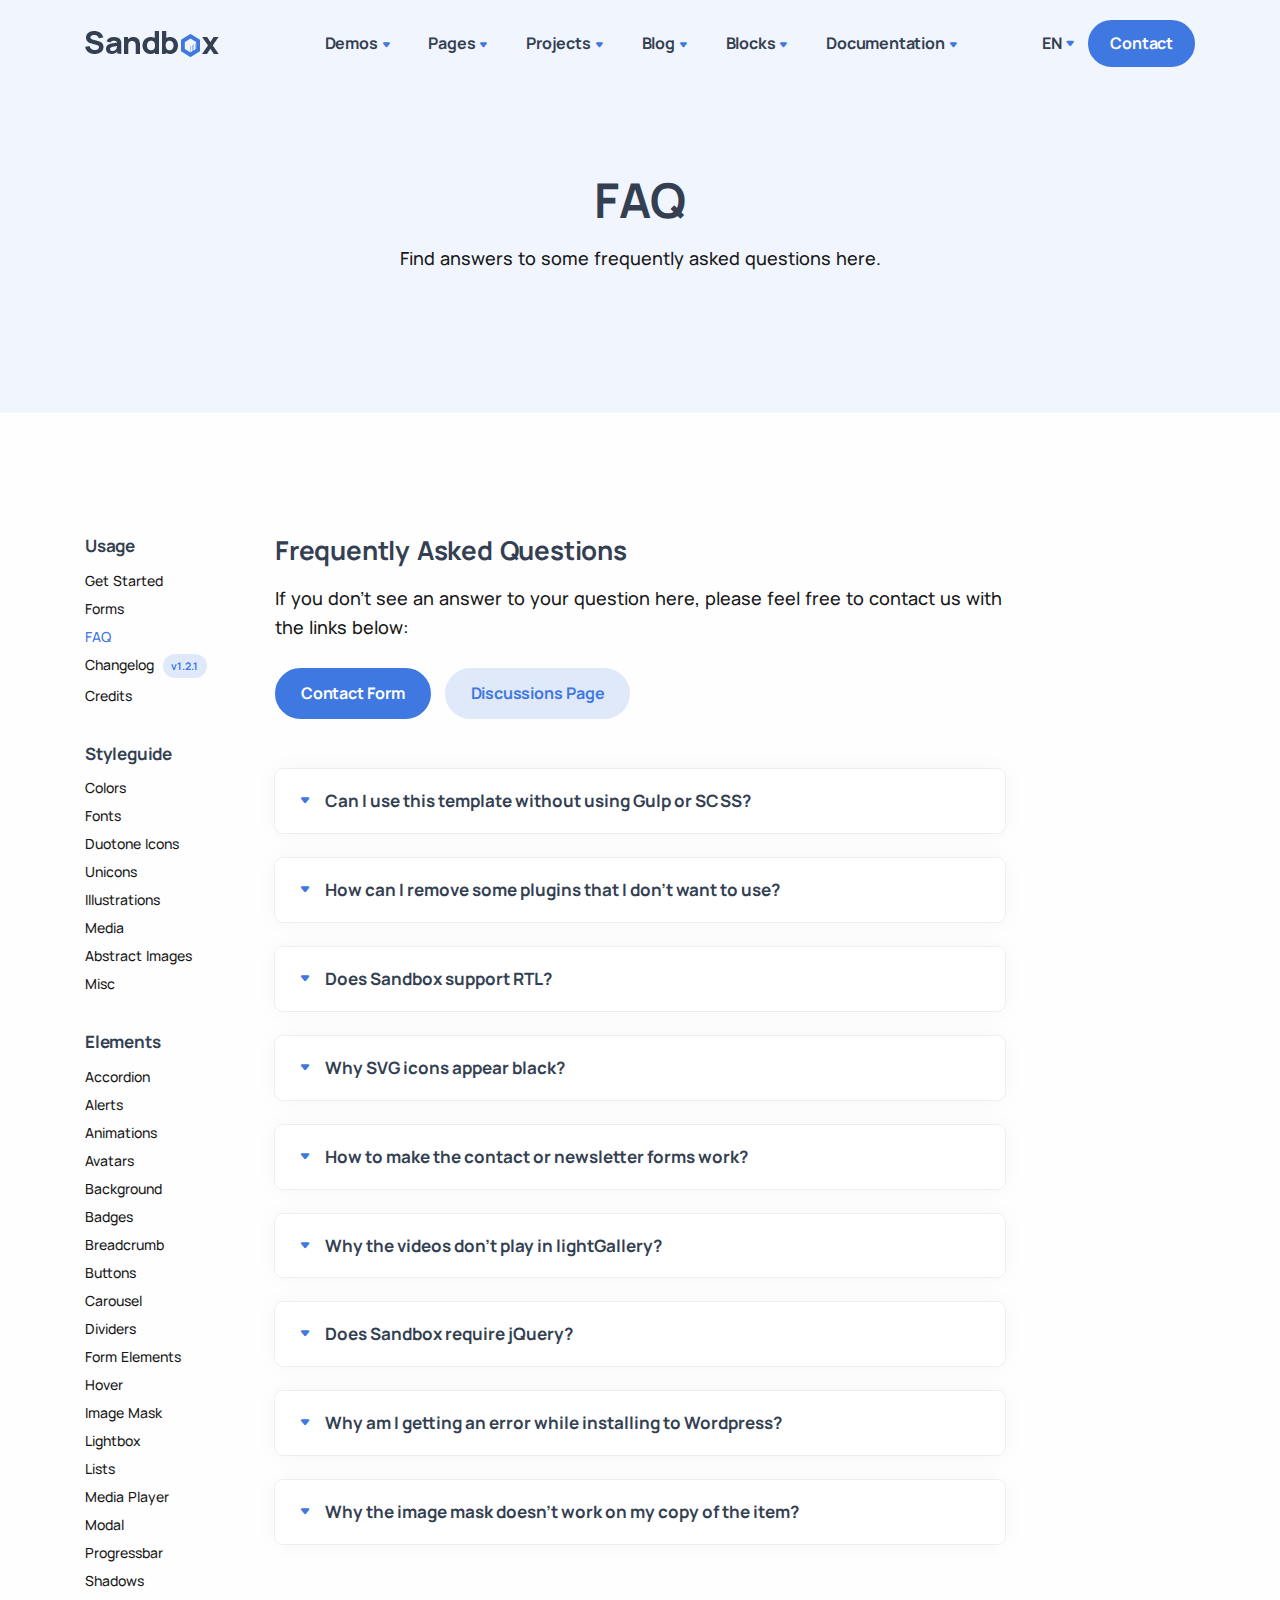
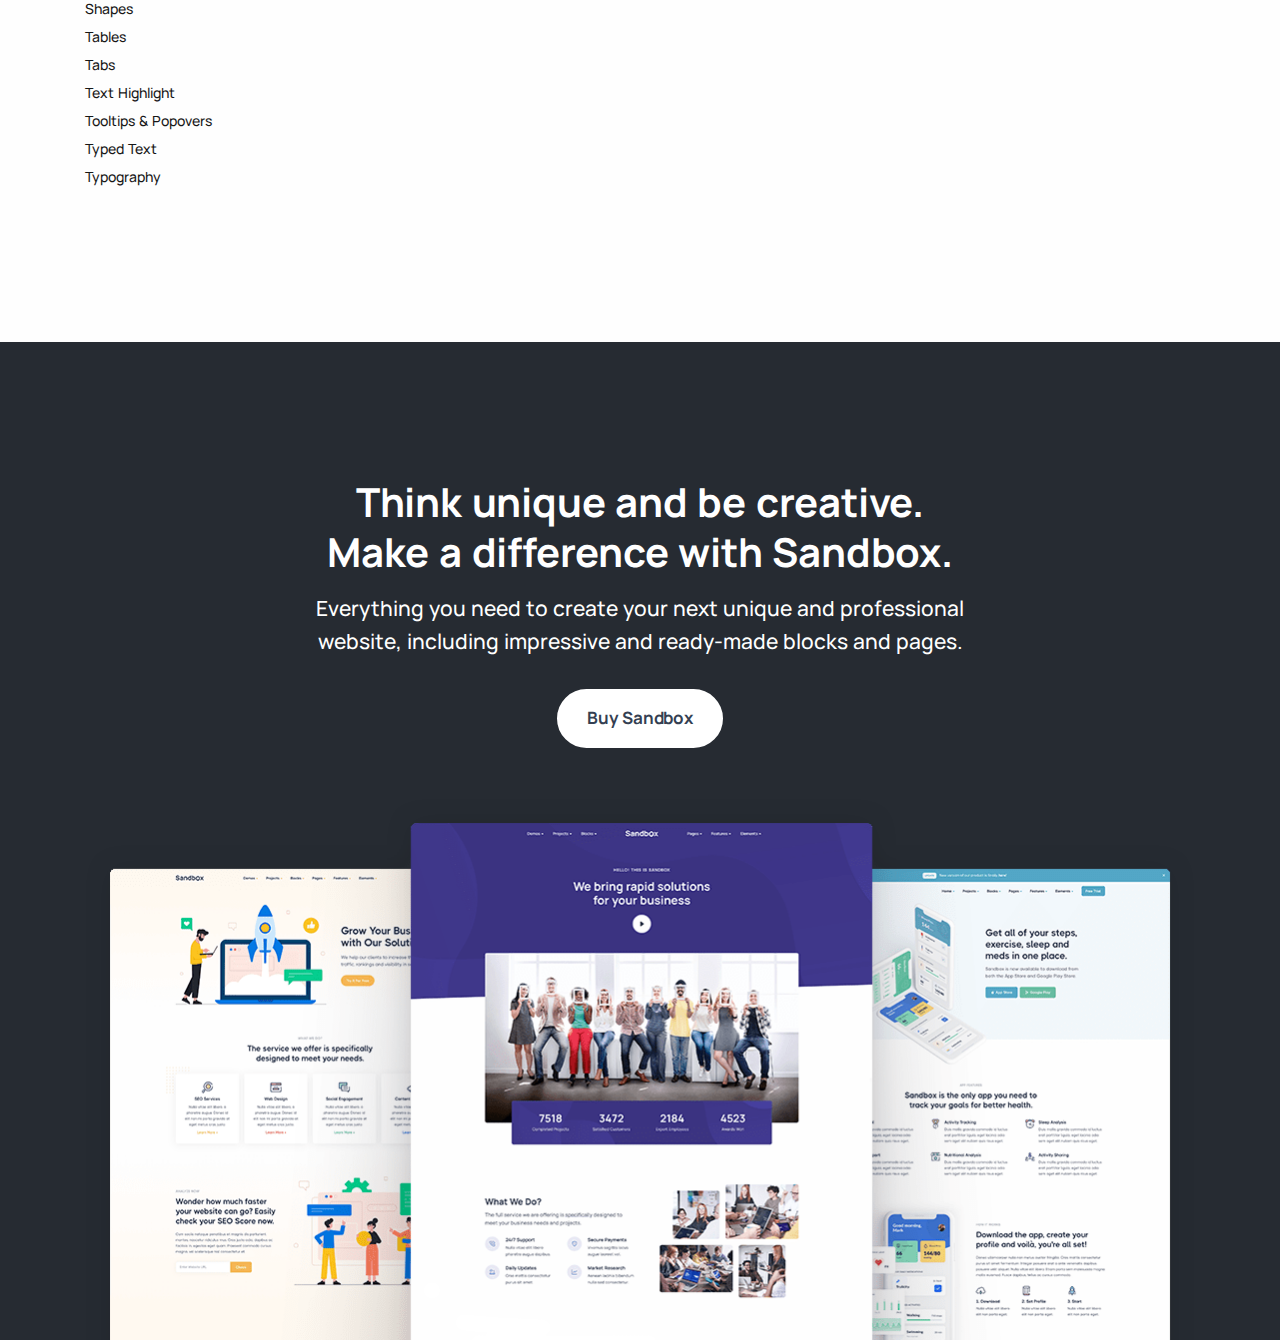
<file: docs/faq.html>
<!DOCTYPE html>
<html lang="en">

<head>
  <meta charset="utf-8">
  <meta name="viewport" content="width=device-width, initial-scale=1.0">
  <link rel="shortcut icon" href="../assets/img/favicon.png">
  <title>Sandbox</title>
  <link rel="stylesheet" href="../assets/css/plugins.css">
  <link rel="stylesheet" href="../assets/css/style.css">
</head>

<body>
  <div class="content-wrapper">
    <header class="wrapper bg-soft-primary">
      <nav class="navbar navbar-expand-lg center-nav transparent navbar-light">
        <div class="container flex-lg-row flex-nowrap align-items-center">
          <div class="navbar-brand w-100">
            <a href="../index.html">
              <img src="../assets/img/logo.png" srcset="../assets/img/logo@2x.png 2x" alt="" />
            </a>
          </div>
          <div class="navbar-collapse offcanvas-nav">
            <div class="offcanvas-header d-lg-none d-xl-none">
              <a href="../index.html"><img src="../assets/img/logo-light.png" srcset="../assets/img/logo-light@2x.png 2x" alt="" /></a>
              <button type="button" class="btn-close btn-close-white offcanvas-close offcanvas-nav-close" aria-label="Close"></button>
            </div>
            <ul class="navbar-nav">
              <li class="nav-item"><a class="nav-link" href="#!">Demos</a>
                <ul class="dropdown-menu mega-menu mega-menu-dark mega-menu-img">
                  <li class="mega-menu-content">
                    <ul class="row row-cols-1 row-cols-lg-6 gx-0 gx-lg-4 gy-lg-2 list-unstyled">
                      <li class="col"><a class="dropdown-item" href="../demo1.html">
                          <figure class="rounded lift d-none d-lg-block"><img src="../assets/img/demos/mi1.jpg" srcset="../assets/img/demos/mi1@2x.jpg 2x" alt=""></figure>
                          <span class="d-lg-none">Demo I</span>
                        </a></li>
                      <li class="col"><a class="dropdown-item" href="../demo2.html">
                          <figure class="rounded lift d-none d-lg-block"><img src="../assets/img/demos/mi2.jpg" srcset="../assets/img/demos/mi2@2x.jpg 2x" alt=""></figure>
                          <span class="d-lg-none">Demo II</span>
                        </a></li>
                      <li class="col"><a class="dropdown-item" href="../demo3.html">
                          <figure class="rounded lift d-none d-lg-block"><img src="../assets/img/demos/mi3.jpg" srcset="../assets/img/demos/mi3@2x.jpg 2x" alt=""></figure>
                          <span class="d-lg-none">Demo III</span>
                        </a></li>
                      <li class="col"><a class="dropdown-item" href="../demo4.html">
                          <figure class="rounded lift d-none d-lg-block"><img src="../assets/img/demos/mi4.jpg" srcset="../assets/img/demos/mi4@2x.jpg 2x" alt=""></figure>
                          <span class="d-lg-none">Demo IV</span>
                        </a></li>
                      <li class="col"><a class="dropdown-item" href="../demo5.html">
                          <figure class="rounded lift d-none d-lg-block"><img src="../assets/img/demos/mi5.jpg" srcset="../assets/img/demos/mi5@2x.jpg 2x" alt=""></figure>
                          <span class="d-lg-none">Demo V</span>
                        </a></li>
                      <li class="col"><a class="dropdown-item" href="../demo6.html">
                          <figure class="rounded lift d-none d-lg-block"><img src="../assets/img/demos/mi6.jpg" srcset="../assets/img/demos/mi6@2x.jpg 2x" alt=""></figure>
                          <span class="d-lg-none">Demo VI</span>
                        </a></li>
                      <li class="col"><a class="dropdown-item" href="../demo7.html">
                          <figure class="rounded lift d-none d-lg-block"><img src="../assets/img/demos/mi7.jpg" srcset="../assets/img/demos/mi7@2x.jpg 2x" alt=""></figure>
                          <span class="d-lg-none">Demo VII</span>
                        </a></li>
                      <li class="col"><a class="dropdown-item" href="../demo8.html">
                          <figure class="rounded lift d-none d-lg-block"><img src="../assets/img/demos/mi8.jpg" srcset="../assets/img/demos/mi8@2x.jpg 2x" alt=""></figure>
                          <span class="d-lg-none">Demo VIII</span>
                        </a></li>
                      <li class="col"><a class="dropdown-item" href="../demo9.html">
                          <figure class="rounded lift d-none d-lg-block"><img src="../assets/img/demos/mi9.jpg" srcset="../assets/img/demos/mi9@2x.jpg 2x" alt=""></figure>
                          <span class="d-lg-none">Demo IX</span>
                        </a></li>
                      <li class="col"><a class="dropdown-item" href="../demo10.html">
                          <figure class="rounded lift d-none d-lg-block"><img src="../assets/img/demos/mi10.jpg" srcset="../assets/img/demos/mi10@2x.jpg 2x" alt=""></figure>
                          <span class="d-lg-none">Demo X</span>
                        </a></li>
                      <li class="col"><a class="dropdown-item" href="../demo11.html">
                          <figure class="rounded lift d-none d-lg-block"><img src="../assets/img/demos/mi11.jpg" srcset="../assets/img/demos/mi11@2x.jpg 2x" alt=""></figure>
                          <span class="d-lg-none">Demo XI</span>
                        </a></li>
                      <li class="col"><a class="dropdown-item" href="../demo12.html">
                          <figure class="rounded lift d-none d-lg-block"><img src="../assets/img/demos/mi12.jpg" srcset="../assets/img/demos/mi12@2x.jpg 2x" alt=""></figure>
                          <span class="d-lg-none">Demo XII</span>
                        </a></li>
                      <li class="col"><a class="dropdown-item" href="../demo13.html">
                          <figure class="rounded lift d-none d-lg-block"><img src="../assets/img/demos/mi13.jpg" srcset="../assets/img/demos/mi13@2x.jpg 2x" alt=""></figure>
                          <span class="d-lg-none">Demo XIII</span>
                        </a></li>
                      <li class="col"><a class="dropdown-item" href="../demo14.html">
                          <figure class="rounded lift d-none d-lg-block"><img src="../assets/img/demos/mi14.jpg" srcset="../assets/img/demos/mi14@2x.jpg 2x" alt=""></figure>
                          <span class="d-lg-none">Demo XIV</span>
                        </a></li>
                      <li class="col"><a class="dropdown-item" href="../demo15.html">
                          <figure class="rounded lift d-none d-lg-block"><img src="../assets/img/demos/mi15.jpg" srcset="../assets/img/demos/mi15@2x.jpg 2x" alt=""></figure>
                          <span class="d-lg-none">Demo XV</span>
                        </a></li>
                      <li class="col"><a class="dropdown-item" href="../demo16.html">
                          <figure class="rounded lift d-none d-lg-block"><img src="../assets/img/demos/mi16.jpg" srcset="../assets/img/demos/mi16@2x.jpg 2x" alt=""></figure>
                          <span class="d-lg-none">Demo XVI</span>
                        </a></li>
                      <li class="col"><a class="dropdown-item" href="../demo17.html">
                          <figure class="rounded lift d-none d-lg-block"><img src="../assets/img/demos/mi17.jpg" srcset="../assets/img/demos/mi17@2x.jpg 2x" alt=""></figure>
                          <span class="d-lg-none">Demo XVII</span>
                        </a></li>
                      <li class="col"><a class="dropdown-item" href="../demo18.html">
                          <figure class="rounded lift d-none d-lg-block"><img src="../assets/img/demos/mi18.jpg" srcset="../assets/img/demos/mi18@2x.jpg 2x" alt=""></figure>
                          <span class="d-lg-none">Demo XVIII</span>
                        </a></li>
                    </ul>
                    <!--/.row -->
                  </li>
                  <!--/.mega-menu-content-->
                </ul>
                <!--/.dropdown-menu -->
              </li>
              <li class="nav-item dropdown"><a class="nav-link dropdown-toggle" href="#!">Pages</a>
                <ul class="dropdown-menu">
                  <li class="dropdown"><a class="dropdown-item dropdown-toggle" href="#">Services</a>
                    <ul class="dropdown-menu">
                      <li class="nav-item"><a class="dropdown-item" href="../services.html">Services I</a></li>
                      <li class="nav-item"><a class="dropdown-item" href="../services2.html">Services II</a></li>
                    </ul>
                  </li>
                  <li class="dropdown"><a class="dropdown-item dropdown-toggle" href="#">About</a>
                    <ul class="dropdown-menu">
                      <li class="nav-item"><a class="dropdown-item" href="../about.html">About I</a></li>
                      <li class="nav-item"><a class="dropdown-item" href="../about2.html">About II</a></li>
                    </ul>
                  </li>
                  <li class="dropdown"><a class="dropdown-item dropdown-toggle" href="#">Contact</a>
                    <ul class="dropdown-menu">
                      <li class="nav-item"><a class="dropdown-item" href="../contact.html">Contact I</a></li>
                      <li class="nav-item"><a class="dropdown-item" href="../contact2.html">Contact II</a></li>
                      <li class="nav-item"><a class="dropdown-item" href="../contact3.html">Contact III</a></li>
                    </ul>
                  </li>
                  <li class="nav-item"><a class="dropdown-item" href="../pricing.html">Pricing</a></li>
                  <li class="nav-item"><a class="dropdown-item" href="../onepage.html">One Page</a></li>
                </ul>
              </li>
              <li class="nav-item dropdown"><a class="nav-link dropdown-toggle" href="#!">Projects</a>
                <ul class="dropdown-menu">
                  <li class="nav-item"><a class="dropdown-item" href="../projects.html">Projects I</a></li>
                  <li class="nav-item"><a class="dropdown-item" href="../projects2.html">Projects II</a></li>
                  <li class="nav-item"><a class="dropdown-item" href="../projects3.html">Projects III</a></li>
                  <li class="nav-item"><a class="dropdown-item" href="../projects4.html">Projects IV</a></li>
                  <li class="dropdown"><a class="dropdown-item dropdown-toggle" href="#">Single Projects</a>
                    <ul class="dropdown-menu">
                      <li class="nav-item"><a class="dropdown-item" href="../single-project.html">Single Project I</a></li>
                      <li class="nav-item"><a class="dropdown-item" href="../single-project2.html">Single Project II</a></li>
                      <li class="nav-item"><a class="dropdown-item" href="../single-project3.html">Single Project III</a></li>
                    </ul>
                  </li>
                </ul>
              </li>
              <li class="nav-item dropdown"><a class="nav-link dropdown-toggle" href="#!">Blog</a>
                <ul class="dropdown-menu">
                  <li class="nav-item"><a class="dropdown-item" href="../blog.html">Blog without Sidebar</a></li>
                  <li class="nav-item"><a class="dropdown-item" href="../blog2.html">Blog with Sidebar</a></li>
                  <li class="nav-item"><a class="dropdown-item" href="../blog3.html">Blog with Left Sidebar</a></li>
                  <li class="dropdown"><a class="dropdown-item dropdown-toggle" href="#">Blog Posts</a>
                    <ul class="dropdown-menu">
                      <li class="nav-item"><a class="dropdown-item" href="../blog-post.html">Post without Sidebar</a></li>
                      <li class="nav-item"><a class="dropdown-item" href="../blog-post2.html">Post with Sidebar</a></li>
                      <li class="nav-item"><a class="dropdown-item" href="../blog-post3.html">Post with Left Sidebar</a></li>
                    </ul>
                  </li>
                </ul>
              </li>
              <li class="nav-item"><a class="nav-link" href="#!">Blocks</a>
                <ul class="dropdown-menu mega-menu mega-menu-dark mega-menu-img">
                  <li class="mega-menu-content">
                    <ul class="row row-cols-1 row-cols-lg-6 gx-0 gx-lg-6 gy-lg-4 list-unstyled">
                      <li class="col"><a class="dropdown-item" href="../docs/blocks/about.html">
                          <div class="rounded img-svg d-none d-lg-block p-4 mb-lg-2"><img class="rounded-0" src="../assets/img/demos/block1.svg" alt=""></div>
                          <span>About</span>
                        </a>
                      </li>
                      <li class="col"><a class="dropdown-item" href="../docs/blocks/blog.html">
                          <div class="rounded img-svg d-none d-lg-block p-4 mb-lg-2"><img class="rounded-0" src="../assets/img/demos/block2.svg" alt=""></div>
                          <span>Blog</span>
                        </a>
                      </li>
                      <li class="col"><a class="dropdown-item" href="../docs/blocks/call-to-action.html">
                          <div class="rounded img-svg d-none d-lg-block p-4 mb-lg-2"><img class="rounded-0" src="../assets/img/demos/block3.svg" alt=""></div>
                          <span>Call to Action</span>
                        </a>
                      </li>
                      <li class="col"><a class="dropdown-item" href="../docs/blocks/clients.html">
                          <div class="rounded img-svg d-none d-lg-block p-4 mb-lg-2"><img class="rounded-0" src="../assets/img/demos/block4.svg" alt=""></div>
                          <span>Clients</span>
                        </a>
                      </li>
                      <li class="col"><a class="dropdown-item" href="../docs/blocks/contact.html">
                          <div class="rounded img-svg d-none d-lg-block p-4 mb-lg-2"><img class="rounded-0" src="../assets/img/demos/block5.svg" alt=""></div>
                          <span>Contact</span>
                        </a>
                      </li>
                      <li class="col"><a class="dropdown-item" href="../docs/blocks/facts.html">
                          <div class="rounded img-svg d-none d-lg-block p-4 mb-lg-2"><img class="rounded-0" src="../assets/img/demos/block6.svg" alt=""></div>
                          <span>Facts</span>
                        </a>
                      </li>
                      <li class="col"><a class="dropdown-item" href="../docs/blocks/faq.html">
                          <div class="rounded img-svg d-none d-lg-block p-4 mb-lg-2"><img class="rounded-0" src="../assets/img/demos/block7.svg" alt=""></div>
                          <span>FAQ</span>
                        </a>
                      </li>
                      <li class="col"><a class="dropdown-item" href="../docs/blocks/features.html">
                          <div class="rounded img-svg d-none d-lg-block p-4 mb-lg-2"><img class="rounded-0" src="../assets/img/demos/block8.svg" alt=""></div>
                          <span>Features</span>
                        </a>
                      </li>
                      <li class="col"><a class="dropdown-item" href="../docs/blocks/footer.html">
                          <div class="rounded img-svg d-none d-lg-block p-4 mb-lg-2"><img class="rounded-0" src="../assets/img/demos/block9.svg" alt=""></div>
                          <span>Footer</span>
                        </a>
                      </li>
                      <li class="col"><a class="dropdown-item" href="../docs/blocks/hero.html">
                          <div class="rounded img-svg d-none d-lg-block p-4 mb-lg-2"><img class="rounded-0" src="../assets/img/demos/block10.svg" alt=""></div>
                          <span>Hero</span>
                        </a>
                      </li>
                      <li class="col"><a class="dropdown-item" href="../docs/blocks/navbar.html">
                          <div class="rounded img-svg d-none d-lg-block p-4 mb-lg-2"><img class="rounded-0" src="../assets/img/demos/block11.svg" alt=""></div>
                          <span>Navbar</span>
                        </a>
                      </li>
                      <li class="col"><a class="dropdown-item" href="../docs/blocks/portfolio.html">
                          <div class="rounded img-svg d-none d-lg-block p-4 mb-lg-2"><img class="rounded-0" src="../assets/img/demos/block12.svg" alt=""></div>
                          <span>Portfolio</span>
                        </a>
                      </li>
                      <li class="col"><a class="dropdown-item" href="../docs/blocks/pricing.html">
                          <div class="rounded img-svg d-none d-lg-block p-4 mb-lg-2"><img class="rounded-0" src="../assets/img/demos/block13.svg" alt=""></div>
                          <span>Pricing</span>
                        </a>
                      </li>
                      <li class="col"><a class="dropdown-item" href="../docs/blocks/process.html">
                          <div class="rounded img-svg d-none d-lg-block p-4 mb-lg-2"><img class="rounded-0" src="../assets/img/demos/block14.svg" alt=""></div>
                          <span>Process</span>
                        </a>
                      </li>
                      <li class="col"><a class="dropdown-item" href="../docs/blocks/team.html">
                          <div class="rounded img-svg d-none d-lg-block p-4 mb-lg-2"><img class="rounded-0" src="../assets/img/demos/block15.svg" alt=""></div>
                          <span>Team</span>
                        </a>
                      </li>
                      <li class="col"><a class="dropdown-item" href="../docs/blocks/testimonials.html">
                          <div class="rounded img-svg d-none d-lg-block p-4 mb-lg-2"><img class="rounded-0" src="../assets/img/demos/block16.svg" alt=""></div>
                          <span>Testimonials</span>
                        </a>
                      </li>
                    </ul>
                    <!--/.row -->
                  </li>
                  <!--/.mega-menu-content-->
                </ul>
                <!--/.dropdown-menu -->
              </li>
              <li class="nav-item"><a class="nav-link" href="../docs/index.html">Documentation</a>
                <ul class="dropdown-menu mega-menu">
                  <li class="mega-menu-content">
                    <div class="row gx-0 gx-lg-3">
                      <div class="col-lg-4">
                        <h6 class="dropdown-header">Usage</h6>
                        <ul class="list-unstyled cc-2 pb-lg-1">
                          <li><a class="dropdown-item" href="../docs/index.html">Get Started</a></li>
                          <li><a class="dropdown-item" href="../docs/forms.html">Forms</a></li>
                          <li><a class="dropdown-item" href="../docs/faq.html">FAQ</a></li>
                          <li><a class="dropdown-item" href="../docs/changelog.html">Changelog</a></li>
                          <li><a class="dropdown-item" href="../docs/credits.html">Credits</a></li>
                        </ul>
                        <h6 class="dropdown-header mt-lg-6">Styleguide</h6>
                        <ul class="list-unstyled cc-2">
                          <li><a class="dropdown-item" href="../docs/styleguide/colors.html">Colors</a></li>
                          <li><a class="dropdown-item" href="../docs/styleguide/fonts.html">Fonts</a></li>
                          <li><a class="dropdown-item" href="../docs/styleguide/duotone-icons.html">Duotone Icons</a></li>
                          <li><a class="dropdown-item" href="../docs/styleguide/unicons.html">Unicons</a></li>
                          <li><a class="dropdown-item" href="../docs/styleguide/illustrations.html">Illustrations</a></li>
                          <li><a class="dropdown-item" href="../docs/styleguide/media.html">Media</a></li>
                          <li><a class="dropdown-item" href="../docs/styleguide/abstract.html">Abstract Images</a></li>
                          <li><a class="dropdown-item" href="../docs/styleguide/misc.html">Misc</a></li>
                        </ul>
                      </div>
                      <!--/column -->
                      <div class="col-lg-8">
                        <h6 class="dropdown-header">Elements</h6>
                        <ul class="list-unstyled cc-3">
                          <li><a class="dropdown-item" href="../docs/elements/accordion.html">Accordion</a></li>
                          <li><a class="dropdown-item" href="../docs/elements/alerts.html">Alerts</a></li>
                          <li><a class="dropdown-item" href="../docs/elements/animations.html">Animations</a></li>
                          <li><a class="dropdown-item" href="../docs/elements/avatars.html">Avatars</a></li>
                          <li><a class="dropdown-item" href="../docs/elements/background.html">Background</a></li>
                          <li><a class="dropdown-item" href="../docs/elements/badges.html">Badges</a></li>
                          <li><a class="dropdown-item" href="../docs/elements/breadcrumb.html">Breadcrumb</a></li>
                          <li><a class="dropdown-item" href="../docs/elements/buttons.html">Buttons</a></li>
                          <li><a class="dropdown-item" href="../docs/elements/carousel.html">Carousel</a></li>
                          <li><a class="dropdown-item" href="../docs/elements/dividers.html">Dividers</a></li>
                          <li><a class="dropdown-item" href="../docs/elements/form-elements.html">Form Elements</a></li>
                          <li><a class="dropdown-item" href="../docs/elements/hover.html">Hover</a></li>
                          <li><a class="dropdown-item" href="../docs/elements/image-mask.html">Image Mask</a></li>
                          <li><a class="dropdown-item" href="../docs/elements/lightbox.html">Lightbox</a></li>
                          <li><a class="dropdown-item" href="../docs/elements/lists.html">Lists</a></li>
                          <li><a class="dropdown-item" href="../docs/elements/player.html">Media Player</a></li>
                          <li><a class="dropdown-item" href="../docs/elements/modal.html">Modal</a></li>
                          <li><a class="dropdown-item" href="../docs/elements/progressbar.html">Progressbar</a></li>
                          <li><a class="dropdown-item" href="../docs/elements/shadows.html">Shadows</a></li>
                          <li><a class="dropdown-item" href="../docs/elements/shapes.html">Shapes</a></li>
                          <li><a class="dropdown-item" href="../docs/elements/tables.html">Tables</a></li>
                          <li><a class="dropdown-item" href="../docs/elements/tabs.html">Tabs</a></li>
                          <li><a class="dropdown-item" href="../docs/elements/text-highlight.html">Text Highlight</a></li>
                          <li><a class="dropdown-item" href="../docs/elements/tooltips-popovers.html">Tooltips & Popovers</a></li>
                          <li><a class="dropdown-item" href="../docs/elements/typed-text.html">Typed Text</a></li>
                          <li><a class="dropdown-item" href="../docs/elements/typography.html">Typography</a></li>
                        </ul>
                      </div>
                      <!--/column -->
                    </div>
                    <!--/.row -->
                  </li>
                  <!--/.mega-menu-content-->
                </ul>
                <!--/.dropdown-menu -->
              </li>
            </ul>
            <!-- /.navbar-nav -->
          </div>
          <!-- /.navbar-collapse -->
          <div class="navbar-other w-100 d-flex ms-auto">
            <ul class="navbar-nav flex-row align-items-center ms-auto" data-sm-skip="true">
              <li class="nav-item dropdown language-select text-uppercase">
                <a class="nav-link dropdown-item dropdown-toggle" href="#" role="button" data-bs-toggle="dropdown" aria-haspopup="true" aria-expanded="false">En</a>
                <ul class="dropdown-menu">
                  <li class="nav-item"><a class="dropdown-item" href="#">En</a></li>
                  <li class="nav-item"><a class="dropdown-item" href="#">De</a></li>
                  <li class="nav-item"><a class="dropdown-item" href="#">Es</a></li>
                </ul>
              </li>
              <li class="nav-item d-none d-md-block">
                <a href="../contact.html" class="btn btn-sm btn-primary rounded-pill">Contact</a>
              </li>
              <li class="nav-item d-lg-none">
                <div class="navbar-hamburger"><button class="hamburger animate plain" data-toggle="offcanvas-nav"><span></span></button></div>
              </li>
            </ul>
            <!-- /.navbar-nav -->
          </div>
          <!-- /.navbar-other -->
        </div>
        <!-- /.container -->
      </nav>
      <!-- /.navbar -->
    </header>
    <!-- /header -->
    <section class="wrapper bg-soft-primary">
      <div class="container pt-10 pb-12 pt-md-14 pb-md-16 text-center">
        <div class="row">
          <div class="col-md-9 col-lg-7 col-xl-6 mx-auto">
            <h1 class="display-1 mb-3">FAQ</h1>
            <p class="lead px-xxl-10">Find answers to some frequently asked questions here.</p>
          </div>
          <!-- /column -->
        </div>
        <!-- /.row -->
      </div>
      <!-- /.container -->
    </section>
    <!-- /section -->
    <div class="container">
      <div class="row">
        <aside class="col-xl-2 sidebar doc-sidebar mt-md-0 py-16 d-none d-xl-block">
          <div class="widget pb-3">
            <h6 class="widget-title fs-17 mb-2">Usage</h6>
            <nav id="collapse-usage">
              <ul class="list-unstyled fs-sm lh-sm text-reset">
                <li><a href="../docs/index.html">Get Started</a></li>
                <li><a href="../docs/forms.html">Forms</a></li>
                <li><a href="../docs/faq.html" class="active">FAQ</a></li>
                <li><a href="../docs/changelog.html">Changelog <span class="badge bg-pale-primary text-primary rounded-pill ms-1">v1.2.1</span></a></li>
                <li><a href="../docs/credits.html">Credits</a></li>
              </ul>
            </nav>
            <!-- /nav -->
          </div>
          <!-- /.widget -->
          <div class="widget pb-3">
            <h6 class="widget-title fs-17 mb-2">Styleguide</h6>
            <nav id="collapse-style">
              <ul class="list-unstyled fs-sm lh-sm text-reset">
                <li><a href="../docs/styleguide/colors.html">Colors</a></li>
                <li><a href="../docs/styleguide/fonts.html">Fonts</a></li>
                <li><a href="../docs/styleguide/duotone-icons.html">Duotone Icons</a></li>
                <li><a href="../docs/styleguide/unicons.html">Unicons</a></li>
                <li><a href="../docs/styleguide/illustrations.html">Illustrations</a></li>
                <li><a href="../docs/styleguide/media.html">Media</a></li>
                <li><a href="../docs/styleguide/abstract.html">Abstract Images</a></li>
                <li><a href="../docs/styleguide/misc.html">Misc</a></li>
              </ul>
            </nav>
            <!-- /nav -->
          </div>
          <!-- /.widget -->
          <div class="widget pb-3">
            <h6 class="widget-title fs-17 mb-2">Elements</h6>
            <nav id="collapse-elements">
              <ul class="list-unstyled fs-sm lh-sm text-reset">
                <li><a href="../docs/elements/accordion.html">Accordion</a></li>
                <li><a href="../docs/elements/alerts.html">Alerts</a></li>
                <li><a href="../docs/elements/animations.html">Animations</a></li>
                <li><a href="../docs/elements/avatars.html">Avatars</a></li>
                <li><a href="../docs/elements/background.html">Background</a></li>
                <li><a href="../docs/elements/badges.html">Badges</a></li>
                <li><a href="../docs/elements/breadcrumb.html">Breadcrumb</a></li>
                <li><a href="../docs/elements/buttons.html">Buttons</a></li>
                <li><a href="../docs/elements/carousel.html">Carousel</a></li>
                <li><a href="../docs/elements/dividers.html">Dividers</a></li>
                <li><a href="../docs/elements/form-elements.html">Form Elements</a></li>
                <li><a href="../docs/elements/hover.html">Hover</a></li>
                <li><a href="../docs/elements/image-mask.html">Image Mask</a></li>
                <li><a href="../docs/elements/lightbox.html">Lightbox</a></li>
                <li><a href="../docs/elements/lists.html">Lists</a></li>
                <li><a href="../docs/elements/player.html">Media Player</a></li>
                <li><a href="../docs/elements/modal.html">Modal</a></li>
                <li><a href="../docs/elements/progressbar.html">Progressbar</a></li>
                <li><a href="../docs/elements/shadows.html">Shadows</a></li>
                <li><a href="../docs/elements/shapes.html">Shapes</a></li>
                <li><a href="../docs/elements/tables.html">Tables</a></li>
                <li><a href="../docs/elements/tabs.html">Tabs</a></li>
                <li><a href="../docs/elements/text-highlight.html">Text Highlight</a></li>
                <li><a href="../docs/elements/tooltips-popovers.html">Tooltips & Popovers</a></li>
                <li><a href="../docs/elements/typed-text.html">Typed Text</a></li>
                <li><a href="../docs/elements/typography.html">Typography</a></li>
              </ul>
            </nav>
            <!-- /nav -->
          </div>
          <!-- /.widget -->
        </aside>
        <!-- /column -->
        <div class="col-xl-8 order-xl-2">
          <section id="snippet-1" class="wrapper py-16">
            <h2 class="mb-3">Frequently Asked Questions</h2>
            <p class="lead mb-5">If you don't see an answer to your question here, please feel free to contact us with the links below:</p>
            <a href="https://1.envato.market/VKeok" class="btn btn-primary rounded-pill me-2">Contact Form</a>
            <a href="https://1.envato.market/ZdVOOX" class="btn btn-soft-primary rounded-pill">Discussions Page</a>
            <div class="accordion accordion-wrapper mt-10" id="accordion">
              <div class="card accordion-item">
                <div class="card-header" id="faq-1">
                  <button class="collapsed" data-bs-toggle="collapse" data-bs-target="#faq-collapse-1" aria-expanded="true" aria-controls="faq-collapse-1"> Can I use this template without using Gulp or SCSS? </button>
                </div>
                <!--/.card-header -->
                <div id="faq-collapse-1" class="accordion-collapse collapse" aria-labelledby="faq-1">
                  <div class="card-body">
                    <p>Yes. Gulp is optional. You can use plain HTML / CSS / JS to customize Sandbox. Files you need are located in <code class="folder">dev</code> folder.</p>
                  </div>
                  <!--/.card-body -->
                </div>
                <!--/.accordion-collapse -->
              </div>
              <!--/.accordion-item -->
              <div class="card accordion-item">
                <div class="card-header" id="faq-2">
                  <button class="collapsed" data-bs-toggle="collapse" data-bs-target="#faq-collapse-2" aria-expanded="true" aria-controls="faq-collapse-2"> How can I remove some plugins that I don't want to use? </button>
                </div>
                <!--/.card-header -->
                <div id="faq-collapse-2" class="accordion-collapse collapse" aria-labelledby="faq-2">
                  <div class="card-body">
                    <p>All third-party plugin JS files are located in <code class="folder">src/assets/js/vendor</code> and their CSS files are located in <code class="folder">src/assets/css/vendor</code>. Just remove unwanted vendor JS / CSS files from vendor folders and then remove unwanted functions from <code class="file">src/assets/js/theme.js</code> and recompile.</p>
                    <p>If you're <strong>not using</strong> Gulp, you can remove unwanted plugins manually from <code class="file">dev/assets/js/plugins.js</code>, <code class="file">dev/assets/js/theme.js</code> and their CSS from <code class="file">dev/assets/css/plugins.css</code>.</p>
                  </div>
                  <!--/.card-body -->
                </div>
                <!--/.accordion-collapse -->
              </div>
              <!--/.accordion-item -->
              <div class="card accordion-item">
                <div class="card-header" id="faq-3">
                  <button class="collapsed" data-bs-toggle="collapse" data-bs-target="#faq-collapse-3" aria-expanded="true" aria-controls="faq-collapse-3"> Does Sandbox support RTL? </button>
                </div>
                <!--/.card-header -->
                <div id="faq-collapse-3" class="accordion-collapse collapse" aria-labelledby="faq-3">
                  <div class="card-body">
                    <p>No, not currently. Although with the use of <a href="https://rtlcss.com/learn/usage-guide/install/" target="_blank" class="external">RTLCSS</a> project you can generate RTL version of <code class="file">style.css</code>, however some template specific styles won’t have support for RTL out of the box.</p>
                  </div>
                  <!--/.card-body -->
                </div>
                <!--/.accordion-collapse -->
              </div>
              <!--/.accordion-item -->
              <div class="card accordion-item">
                <div class="card-header" id="faq-4">
                  <button class="collapsed" data-bs-toggle="collapse" data-bs-target="#faq-collapse-4" aria-expanded="true" aria-controls="faq-collapse-4"> Why SVG icons appear black? </button>
                </div>
                <!--/.card-header -->
                <div id="faq-collapse-4" class="accordion-collapse collapse" aria-labelledby="faq-4">
                  <div class="card-body">
                    <p>Due to the <a href="https://en.wikipedia.org/wiki/Same-origin_policy" target="_blank" class="external">same-origin policy</a> SVGInject does not work when run from the local file system in many browsers (Chrome, Safari). Please test on a working web server.</p>
                  </div>
                  <!--/.card-body -->
                </div>
                <!--/.accordion-collapse -->
              </div>
              <!--/.accordion-item -->
              <div class="card accordion-item">
                <div class="card-header" id="faq-5">
                  <button class="collapsed" data-bs-toggle="collapse" data-bs-target="#faq-collapse-5" aria-expanded="true" aria-controls="faq-collapse-5"> How to make the contact or newsletter forms work? </button>
                </div>
                <!--/.card-header -->
                <div id="faq-collapse-5" class="accordion-collapse collapse" aria-labelledby="faq-5">
                  <div class="card-body">
                    <p>Follow the instructions <a href="../docs/forms.html" target="_blank" class="external">here</a> to reach the guide on configuring the contact or newsletter forms in Sandbox. If the forms don't work or if you receive any errors please keep in mind that the contact forms won't work on local environment. Please test them on a working web server.</p>
                  </div>
                  <!--/.card-body -->
                </div>
                <!--/.accordion-collapse -->
              </div>
              <!--/.accordion-item -->
              <div class="card accordion-item">
                <div class="card-header" id="faq-6">
                  <button class="collapsed" data-bs-toggle="collapse" data-bs-target="#faq-collapse-6" aria-expanded="true" aria-controls="faq-collapse-6"> Why the videos don't play in lightGallery? </button>
                </div>
                <!--/.card-header -->
                <div id="faq-collapse-6" class="accordion-collapse collapse" aria-labelledby="faq-6">
                  <div class="card-body">
                    <p>YouTube and Vimeo videos in the lightbox won’t play locally. Please test on a working web server.</p>
                  </div>
                  <!--/.card-body -->
                </div>
                <!--/.accordion-collapse -->
              </div>
              <!--/.accordion-item -->
              <div class="card accordion-item">
                <div class="card-header" id="faq-7">
                  <button class="collapsed" data-bs-toggle="collapse" data-bs-target="#faq-collapse-7" aria-expanded="true" aria-controls="faq-collapse-7"> Does Sandbox require jQuery? </button>
                </div>
                <!--/.card-header -->
                <div id="faq-collapse-7" class="accordion-collapse collapse" aria-labelledby="faq-7">
                  <div class="card-body">
                    <p>Yes, some plugins that are included in the template are jQuery dependent.</p>
                  </div>
                  <!--/.card-body -->
                </div>
                <!--/.accordion-collapse -->
              </div>
              <!--/.accordion-item -->
              <div class="card accordion-item">
                <div class="card-header" id="faq-8">
                  <button class="collapsed" data-bs-toggle="collapse" data-bs-target="#faq-collapse-8" aria-expanded="true" aria-controls="faq-collapse-8"> Why am I getting an error while installing to Wordpress? </button>
                </div>
                <!--/.card-header -->
                <div id="faq-collapse-8" class="accordion-collapse collapse" aria-labelledby="faq-8">
                  <div class="card-body">
                    <p>Sandbox is an HTML template, not a Wordpress theme. So it cannot be installed in Wordpress.</p>
                  </div>
                  <!--/.card-body -->
                </div>
                <!--/.accordion-collapse -->
              </div>
              <!--/.accordion-item -->
              <div class="card accordion-item">
                <div class="card-header" id="faq-9">
                  <button class="collapsed" data-bs-toggle="collapse" data-bs-target="#faq-collapse-9" aria-expanded="true" aria-controls="faq-collapse-9"> Why the image mask doesn't work on my copy of the item? </button>
                </div>
                <!--/.card-header -->
                <div id="faq-collapse-9" class="accordion-collapse collapse" aria-labelledby="faq-9">
                  <div class="card-body">
                    <p>There is a known browsers-spesific issue regarding image-mask that prevents them from working on local environments. (Running from a filesystem is now restricted, so you can no longer reference one file from another.) If you upload the template on a working server image masks should work properly.</p>
                  </div>
                  <!--/.card-body -->
                </div>
                <!--/.accordion-collapse -->
              </div>
              <!--/.accordion-item -->
            </div>
            <!--/.accordion -->
          </section>
        </div>
        <!-- /column -->
      </div>
      <!-- /.row -->
    </div>
    <!-- /.container -->
  </div>
  <!-- /.content-wrapper -->
  <section class="wrapper bg-dark text-white">
    <div class="container pt-14 pt-md-16 text-center">
      <div class="row">
        <div class="col-md-10 col-lg-9 col-xl-8 col-xxl-7 mx-auto">
          <h2 class="display-3 text-white mt-3 mb-3 px-lg-8">Think unique and be creative. Make a difference with Sandbox.</h2>
          <p class="lead fs-lg mb-6">Everything you need to create your next unique and professional website, including impressive and ready-made blocks and pages.</p>
          <a href="https://1.envato.market/NKGrx2" target="_blank" class="btn btn-lg btn-white rounded-pill mb-10">Buy Sandbox</a>
        </div>
        <!-- /column -->
      </div>
      <!-- /.row -->
      <img class="img-fluid" src="../assets/img/demos/f1.png" srcset="../assets/img/demos/f1@2x.png 2x" alt="" />
    </div>
    <!-- /.container -->
  </section>
  <!-- /section -->
  <div class="progress-wrap">
    <svg class="progress-circle svg-content" width="100%" height="100%" viewBox="-1 -1 102 102">
      <path d="M50,1 a49,49 0 0,1 0,98 a49,49 0 0,1 0,-98" />
    </svg>
  </div>
  <script src="https://cdn.jsdelivr.net/npm/bootstrap@5.1.1/dist/js/bootstrap.bundle.min.js" integrity="sha384-/bQdsTh/da6pkI1MST/rWKFNjaCP5gBSY4sEBT38Q/9RBh9AH40zEOg7Hlq2THRZ" crossorigin="anonymous"></script>
  <script src="https://cdnjs.cloudflare.com/ajax/libs/jquery/3.6.0/jquery.min.js" integrity="sha512-894YE6QWD5I59HgZOGReFYm4dnWc1Qt5NtvYSaNcOP+u1T9qYdvdihz0PPSiiqn/+/3e7Jo4EaG7TubfWGUrMQ==" crossorigin="anonymous"></script>
  <script src="../assets/js/plugins.js"></script>
  <script src="../assets/js/theme.js"></script>
</body>

</html>
</file>
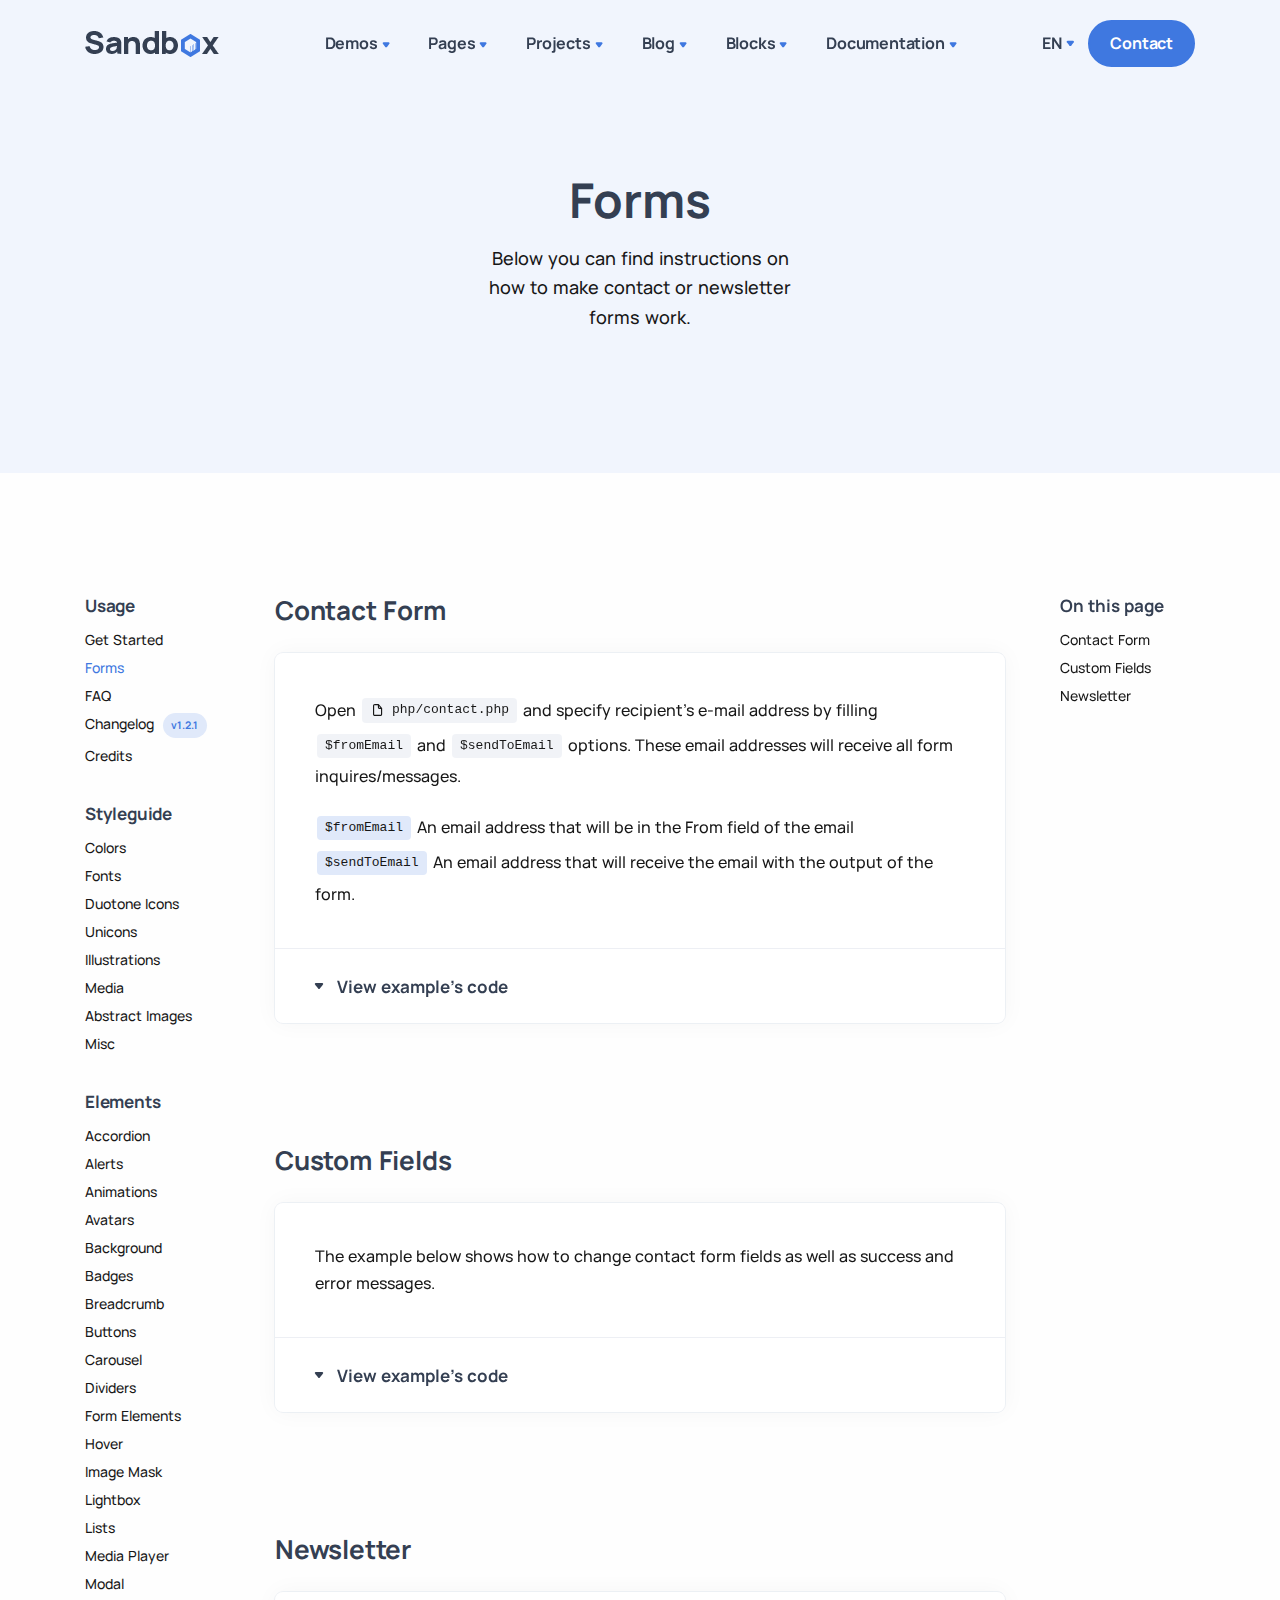
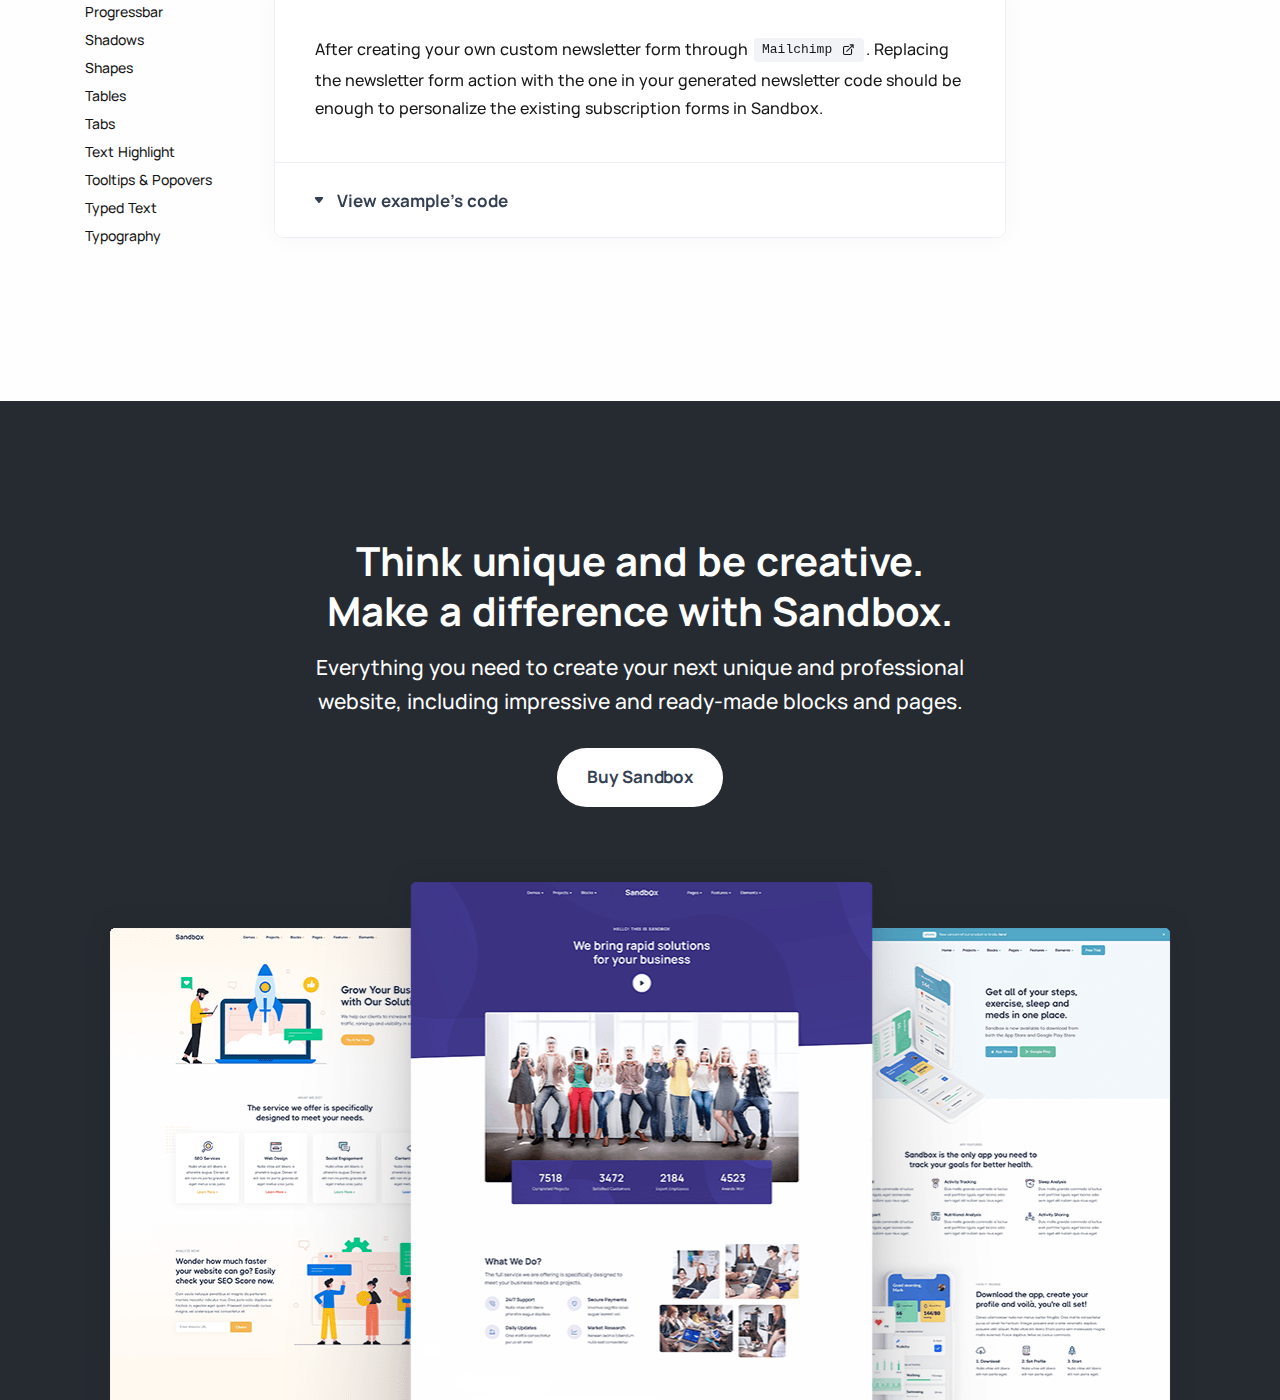
<file: docs/forms.html>
<!DOCTYPE html>
<html lang="en">

<head>
  <meta charset="utf-8">
  <meta name="viewport" content="width=device-width, initial-scale=1.0">
  <link rel="shortcut icon" href="../assets/img/favicon.png">
  <title>Sandbox</title>
  <link rel="stylesheet" href="../assets/css/plugins.css">
  <link rel="stylesheet" href="../assets/css/style.css">
</head>

<body>
  <div class="content-wrapper">
    <header class="wrapper bg-soft-primary">
      <nav class="navbar navbar-expand-lg center-nav transparent navbar-light">
        <div class="container flex-lg-row flex-nowrap align-items-center">
          <div class="navbar-brand w-100">
            <a href="../index.html">
              <img src="../assets/img/logo.png" srcset="../assets/img/logo@2x.png 2x" alt="" />
            </a>
          </div>
          <div class="navbar-collapse offcanvas-nav">
            <div class="offcanvas-header d-lg-none d-xl-none">
              <a href="../index.html"><img src="../assets/img/logo-light.png" srcset="../assets/img/logo-light@2x.png 2x" alt="" /></a>
              <button type="button" class="btn-close btn-close-white offcanvas-close offcanvas-nav-close" aria-label="Close"></button>
            </div>
            <ul class="navbar-nav">
              <li class="nav-item"><a class="nav-link" href="#!">Demos</a>
                <ul class="dropdown-menu mega-menu mega-menu-dark mega-menu-img">
                  <li class="mega-menu-content">
                    <ul class="row row-cols-1 row-cols-lg-6 gx-0 gx-lg-4 gy-lg-2 list-unstyled">
                      <li class="col"><a class="dropdown-item" href="../demo1.html">
                          <figure class="rounded lift d-none d-lg-block"><img src="../assets/img/demos/mi1.jpg" srcset="../assets/img/demos/mi1@2x.jpg 2x" alt=""></figure>
                          <span class="d-lg-none">Demo I</span>
                        </a></li>
                      <li class="col"><a class="dropdown-item" href="../demo2.html">
                          <figure class="rounded lift d-none d-lg-block"><img src="../assets/img/demos/mi2.jpg" srcset="../assets/img/demos/mi2@2x.jpg 2x" alt=""></figure>
                          <span class="d-lg-none">Demo II</span>
                        </a></li>
                      <li class="col"><a class="dropdown-item" href="../demo3.html">
                          <figure class="rounded lift d-none d-lg-block"><img src="../assets/img/demos/mi3.jpg" srcset="../assets/img/demos/mi3@2x.jpg 2x" alt=""></figure>
                          <span class="d-lg-none">Demo III</span>
                        </a></li>
                      <li class="col"><a class="dropdown-item" href="../demo4.html">
                          <figure class="rounded lift d-none d-lg-block"><img src="../assets/img/demos/mi4.jpg" srcset="../assets/img/demos/mi4@2x.jpg 2x" alt=""></figure>
                          <span class="d-lg-none">Demo IV</span>
                        </a></li>
                      <li class="col"><a class="dropdown-item" href="../demo5.html">
                          <figure class="rounded lift d-none d-lg-block"><img src="../assets/img/demos/mi5.jpg" srcset="../assets/img/demos/mi5@2x.jpg 2x" alt=""></figure>
                          <span class="d-lg-none">Demo V</span>
                        </a></li>
                      <li class="col"><a class="dropdown-item" href="../demo6.html">
                          <figure class="rounded lift d-none d-lg-block"><img src="../assets/img/demos/mi6.jpg" srcset="../assets/img/demos/mi6@2x.jpg 2x" alt=""></figure>
                          <span class="d-lg-none">Demo VI</span>
                        </a></li>
                      <li class="col"><a class="dropdown-item" href="../demo7.html">
                          <figure class="rounded lift d-none d-lg-block"><img src="../assets/img/demos/mi7.jpg" srcset="../assets/img/demos/mi7@2x.jpg 2x" alt=""></figure>
                          <span class="d-lg-none">Demo VII</span>
                        </a></li>
                      <li class="col"><a class="dropdown-item" href="../demo8.html">
                          <figure class="rounded lift d-none d-lg-block"><img src="../assets/img/demos/mi8.jpg" srcset="../assets/img/demos/mi8@2x.jpg 2x" alt=""></figure>
                          <span class="d-lg-none">Demo VIII</span>
                        </a></li>
                      <li class="col"><a class="dropdown-item" href="../demo9.html">
                          <figure class="rounded lift d-none d-lg-block"><img src="../assets/img/demos/mi9.jpg" srcset="../assets/img/demos/mi9@2x.jpg 2x" alt=""></figure>
                          <span class="d-lg-none">Demo IX</span>
                        </a></li>
                      <li class="col"><a class="dropdown-item" href="../demo10.html">
                          <figure class="rounded lift d-none d-lg-block"><img src="../assets/img/demos/mi10.jpg" srcset="../assets/img/demos/mi10@2x.jpg 2x" alt=""></figure>
                          <span class="d-lg-none">Demo X</span>
                        </a></li>
                      <li class="col"><a class="dropdown-item" href="../demo11.html">
                          <figure class="rounded lift d-none d-lg-block"><img src="../assets/img/demos/mi11.jpg" srcset="../assets/img/demos/mi11@2x.jpg 2x" alt=""></figure>
                          <span class="d-lg-none">Demo XI</span>
                        </a></li>
                      <li class="col"><a class="dropdown-item" href="../demo12.html">
                          <figure class="rounded lift d-none d-lg-block"><img src="../assets/img/demos/mi12.jpg" srcset="../assets/img/demos/mi12@2x.jpg 2x" alt=""></figure>
                          <span class="d-lg-none">Demo XII</span>
                        </a></li>
                      <li class="col"><a class="dropdown-item" href="../demo13.html">
                          <figure class="rounded lift d-none d-lg-block"><img src="../assets/img/demos/mi13.jpg" srcset="../assets/img/demos/mi13@2x.jpg 2x" alt=""></figure>
                          <span class="d-lg-none">Demo XIII</span>
                        </a></li>
                      <li class="col"><a class="dropdown-item" href="../demo14.html">
                          <figure class="rounded lift d-none d-lg-block"><img src="../assets/img/demos/mi14.jpg" srcset="../assets/img/demos/mi14@2x.jpg 2x" alt=""></figure>
                          <span class="d-lg-none">Demo XIV</span>
                        </a></li>
                      <li class="col"><a class="dropdown-item" href="../demo15.html">
                          <figure class="rounded lift d-none d-lg-block"><img src="../assets/img/demos/mi15.jpg" srcset="../assets/img/demos/mi15@2x.jpg 2x" alt=""></figure>
                          <span class="d-lg-none">Demo XV</span>
                        </a></li>
                      <li class="col"><a class="dropdown-item" href="../demo16.html">
                          <figure class="rounded lift d-none d-lg-block"><img src="../assets/img/demos/mi16.jpg" srcset="../assets/img/demos/mi16@2x.jpg 2x" alt=""></figure>
                          <span class="d-lg-none">Demo XVI</span>
                        </a></li>
                      <li class="col"><a class="dropdown-item" href="../demo17.html">
                          <figure class="rounded lift d-none d-lg-block"><img src="../assets/img/demos/mi17.jpg" srcset="../assets/img/demos/mi17@2x.jpg 2x" alt=""></figure>
                          <span class="d-lg-none">Demo XVII</span>
                        </a></li>
                      <li class="col"><a class="dropdown-item" href="../demo18.html">
                          <figure class="rounded lift d-none d-lg-block"><img src="../assets/img/demos/mi18.jpg" srcset="../assets/img/demos/mi18@2x.jpg 2x" alt=""></figure>
                          <span class="d-lg-none">Demo XVIII</span>
                        </a></li>
                    </ul>
                    <!--/.row -->
                  </li>
                  <!--/.mega-menu-content-->
                </ul>
                <!--/.dropdown-menu -->
              </li>
              <li class="nav-item dropdown"><a class="nav-link dropdown-toggle" href="#!">Pages</a>
                <ul class="dropdown-menu">
                  <li class="dropdown"><a class="dropdown-item dropdown-toggle" href="#">Services</a>
                    <ul class="dropdown-menu">
                      <li class="nav-item"><a class="dropdown-item" href="../services.html">Services I</a></li>
                      <li class="nav-item"><a class="dropdown-item" href="../services2.html">Services II</a></li>
                    </ul>
                  </li>
                  <li class="dropdown"><a class="dropdown-item dropdown-toggle" href="#">About</a>
                    <ul class="dropdown-menu">
                      <li class="nav-item"><a class="dropdown-item" href="../about.html">About I</a></li>
                      <li class="nav-item"><a class="dropdown-item" href="../about2.html">About II</a></li>
                    </ul>
                  </li>
                  <li class="dropdown"><a class="dropdown-item dropdown-toggle" href="#">Contact</a>
                    <ul class="dropdown-menu">
                      <li class="nav-item"><a class="dropdown-item" href="../contact.html">Contact I</a></li>
                      <li class="nav-item"><a class="dropdown-item" href="../contact2.html">Contact II</a></li>
                      <li class="nav-item"><a class="dropdown-item" href="../contact3.html">Contact III</a></li>
                    </ul>
                  </li>
                  <li class="nav-item"><a class="dropdown-item" href="../pricing.html">Pricing</a></li>
                  <li class="nav-item"><a class="dropdown-item" href="../onepage.html">One Page</a></li>
                </ul>
              </li>
              <li class="nav-item dropdown"><a class="nav-link dropdown-toggle" href="#!">Projects</a>
                <ul class="dropdown-menu">
                  <li class="nav-item"><a class="dropdown-item" href="../projects.html">Projects I</a></li>
                  <li class="nav-item"><a class="dropdown-item" href="../projects2.html">Projects II</a></li>
                  <li class="nav-item"><a class="dropdown-item" href="../projects3.html">Projects III</a></li>
                  <li class="nav-item"><a class="dropdown-item" href="../projects4.html">Projects IV</a></li>
                  <li class="dropdown"><a class="dropdown-item dropdown-toggle" href="#">Single Projects</a>
                    <ul class="dropdown-menu">
                      <li class="nav-item"><a class="dropdown-item" href="../single-project.html">Single Project I</a></li>
                      <li class="nav-item"><a class="dropdown-item" href="../single-project2.html">Single Project II</a></li>
                      <li class="nav-item"><a class="dropdown-item" href="../single-project3.html">Single Project III</a></li>
                    </ul>
                  </li>
                </ul>
              </li>
              <li class="nav-item dropdown"><a class="nav-link dropdown-toggle" href="#!">Blog</a>
                <ul class="dropdown-menu">
                  <li class="nav-item"><a class="dropdown-item" href="../blog.html">Blog without Sidebar</a></li>
                  <li class="nav-item"><a class="dropdown-item" href="../blog2.html">Blog with Sidebar</a></li>
                  <li class="nav-item"><a class="dropdown-item" href="../blog3.html">Blog with Left Sidebar</a></li>
                  <li class="dropdown"><a class="dropdown-item dropdown-toggle" href="#">Blog Posts</a>
                    <ul class="dropdown-menu">
                      <li class="nav-item"><a class="dropdown-item" href="../blog-post.html">Post without Sidebar</a></li>
                      <li class="nav-item"><a class="dropdown-item" href="../blog-post2.html">Post with Sidebar</a></li>
                      <li class="nav-item"><a class="dropdown-item" href="../blog-post3.html">Post with Left Sidebar</a></li>
                    </ul>
                  </li>
                </ul>
              </li>
              <li class="nav-item"><a class="nav-link" href="#!">Blocks</a>
                <ul class="dropdown-menu mega-menu mega-menu-dark mega-menu-img">
                  <li class="mega-menu-content">
                    <ul class="row row-cols-1 row-cols-lg-6 gx-0 gx-lg-6 gy-lg-4 list-unstyled">
                      <li class="col"><a class="dropdown-item" href="../docs/blocks/about.html">
                          <div class="rounded img-svg d-none d-lg-block p-4 mb-lg-2"><img class="rounded-0" src="../assets/img/demos/block1.svg" alt=""></div>
                          <span>About</span>
                        </a>
                      </li>
                      <li class="col"><a class="dropdown-item" href="../docs/blocks/blog.html">
                          <div class="rounded img-svg d-none d-lg-block p-4 mb-lg-2"><img class="rounded-0" src="../assets/img/demos/block2.svg" alt=""></div>
                          <span>Blog</span>
                        </a>
                      </li>
                      <li class="col"><a class="dropdown-item" href="../docs/blocks/call-to-action.html">
                          <div class="rounded img-svg d-none d-lg-block p-4 mb-lg-2"><img class="rounded-0" src="../assets/img/demos/block3.svg" alt=""></div>
                          <span>Call to Action</span>
                        </a>
                      </li>
                      <li class="col"><a class="dropdown-item" href="../docs/blocks/clients.html">
                          <div class="rounded img-svg d-none d-lg-block p-4 mb-lg-2"><img class="rounded-0" src="../assets/img/demos/block4.svg" alt=""></div>
                          <span>Clients</span>
                        </a>
                      </li>
                      <li class="col"><a class="dropdown-item" href="../docs/blocks/contact.html">
                          <div class="rounded img-svg d-none d-lg-block p-4 mb-lg-2"><img class="rounded-0" src="../assets/img/demos/block5.svg" alt=""></div>
                          <span>Contact</span>
                        </a>
                      </li>
                      <li class="col"><a class="dropdown-item" href="../docs/blocks/facts.html">
                          <div class="rounded img-svg d-none d-lg-block p-4 mb-lg-2"><img class="rounded-0" src="../assets/img/demos/block6.svg" alt=""></div>
                          <span>Facts</span>
                        </a>
                      </li>
                      <li class="col"><a class="dropdown-item" href="../docs/blocks/faq.html">
                          <div class="rounded img-svg d-none d-lg-block p-4 mb-lg-2"><img class="rounded-0" src="../assets/img/demos/block7.svg" alt=""></div>
                          <span>FAQ</span>
                        </a>
                      </li>
                      <li class="col"><a class="dropdown-item" href="../docs/blocks/features.html">
                          <div class="rounded img-svg d-none d-lg-block p-4 mb-lg-2"><img class="rounded-0" src="../assets/img/demos/block8.svg" alt=""></div>
                          <span>Features</span>
                        </a>
                      </li>
                      <li class="col"><a class="dropdown-item" href="../docs/blocks/footer.html">
                          <div class="rounded img-svg d-none d-lg-block p-4 mb-lg-2"><img class="rounded-0" src="../assets/img/demos/block9.svg" alt=""></div>
                          <span>Footer</span>
                        </a>
                      </li>
                      <li class="col"><a class="dropdown-item" href="../docs/blocks/hero.html">
                          <div class="rounded img-svg d-none d-lg-block p-4 mb-lg-2"><img class="rounded-0" src="../assets/img/demos/block10.svg" alt=""></div>
                          <span>Hero</span>
                        </a>
                      </li>
                      <li class="col"><a class="dropdown-item" href="../docs/blocks/navbar.html">
                          <div class="rounded img-svg d-none d-lg-block p-4 mb-lg-2"><img class="rounded-0" src="../assets/img/demos/block11.svg" alt=""></div>
                          <span>Navbar</span>
                        </a>
                      </li>
                      <li class="col"><a class="dropdown-item" href="../docs/blocks/portfolio.html">
                          <div class="rounded img-svg d-none d-lg-block p-4 mb-lg-2"><img class="rounded-0" src="../assets/img/demos/block12.svg" alt=""></div>
                          <span>Portfolio</span>
                        </a>
                      </li>
                      <li class="col"><a class="dropdown-item" href="../docs/blocks/pricing.html">
                          <div class="rounded img-svg d-none d-lg-block p-4 mb-lg-2"><img class="rounded-0" src="../assets/img/demos/block13.svg" alt=""></div>
                          <span>Pricing</span>
                        </a>
                      </li>
                      <li class="col"><a class="dropdown-item" href="../docs/blocks/process.html">
                          <div class="rounded img-svg d-none d-lg-block p-4 mb-lg-2"><img class="rounded-0" src="../assets/img/demos/block14.svg" alt=""></div>
                          <span>Process</span>
                        </a>
                      </li>
                      <li class="col"><a class="dropdown-item" href="../docs/blocks/team.html">
                          <div class="rounded img-svg d-none d-lg-block p-4 mb-lg-2"><img class="rounded-0" src="../assets/img/demos/block15.svg" alt=""></div>
                          <span>Team</span>
                        </a>
                      </li>
                      <li class="col"><a class="dropdown-item" href="../docs/blocks/testimonials.html">
                          <div class="rounded img-svg d-none d-lg-block p-4 mb-lg-2"><img class="rounded-0" src="../assets/img/demos/block16.svg" alt=""></div>
                          <span>Testimonials</span>
                        </a>
                      </li>
                    </ul>
                    <!--/.row -->
                  </li>
                  <!--/.mega-menu-content-->
                </ul>
                <!--/.dropdown-menu -->
              </li>
              <li class="nav-item"><a class="nav-link" href="../docs/index.html">Documentation</a>
                <ul class="dropdown-menu mega-menu">
                  <li class="mega-menu-content">
                    <div class="row gx-0 gx-lg-3">
                      <div class="col-lg-4">
                        <h6 class="dropdown-header">Usage</h6>
                        <ul class="list-unstyled cc-2 pb-lg-1">
                          <li><a class="dropdown-item" href="../docs/index.html">Get Started</a></li>
                          <li><a class="dropdown-item" href="../docs/forms.html">Forms</a></li>
                          <li><a class="dropdown-item" href="../docs/faq.html">FAQ</a></li>
                          <li><a class="dropdown-item" href="../docs/changelog.html">Changelog</a></li>
                          <li><a class="dropdown-item" href="../docs/credits.html">Credits</a></li>
                        </ul>
                        <h6 class="dropdown-header mt-lg-6">Styleguide</h6>
                        <ul class="list-unstyled cc-2">
                          <li><a class="dropdown-item" href="../docs/styleguide/colors.html">Colors</a></li>
                          <li><a class="dropdown-item" href="../docs/styleguide/fonts.html">Fonts</a></li>
                          <li><a class="dropdown-item" href="../docs/styleguide/duotone-icons.html">Duotone Icons</a></li>
                          <li><a class="dropdown-item" href="../docs/styleguide/unicons.html">Unicons</a></li>
                          <li><a class="dropdown-item" href="../docs/styleguide/illustrations.html">Illustrations</a></li>
                          <li><a class="dropdown-item" href="../docs/styleguide/media.html">Media</a></li>
                          <li><a class="dropdown-item" href="../docs/styleguide/abstract.html">Abstract Images</a></li>
                          <li><a class="dropdown-item" href="../docs/styleguide/misc.html">Misc</a></li>
                        </ul>
                      </div>
                      <!--/column -->
                      <div class="col-lg-8">
                        <h6 class="dropdown-header">Elements</h6>
                        <ul class="list-unstyled cc-3">
                          <li><a class="dropdown-item" href="../docs/elements/accordion.html">Accordion</a></li>
                          <li><a class="dropdown-item" href="../docs/elements/alerts.html">Alerts</a></li>
                          <li><a class="dropdown-item" href="../docs/elements/animations.html">Animations</a></li>
                          <li><a class="dropdown-item" href="../docs/elements/avatars.html">Avatars</a></li>
                          <li><a class="dropdown-item" href="../docs/elements/background.html">Background</a></li>
                          <li><a class="dropdown-item" href="../docs/elements/badges.html">Badges</a></li>
                          <li><a class="dropdown-item" href="../docs/elements/breadcrumb.html">Breadcrumb</a></li>
                          <li><a class="dropdown-item" href="../docs/elements/buttons.html">Buttons</a></li>
                          <li><a class="dropdown-item" href="../docs/elements/carousel.html">Carousel</a></li>
                          <li><a class="dropdown-item" href="../docs/elements/dividers.html">Dividers</a></li>
                          <li><a class="dropdown-item" href="../docs/elements/form-elements.html">Form Elements</a></li>
                          <li><a class="dropdown-item" href="../docs/elements/hover.html">Hover</a></li>
                          <li><a class="dropdown-item" href="../docs/elements/image-mask.html">Image Mask</a></li>
                          <li><a class="dropdown-item" href="../docs/elements/lightbox.html">Lightbox</a></li>
                          <li><a class="dropdown-item" href="../docs/elements/lists.html">Lists</a></li>
                          <li><a class="dropdown-item" href="../docs/elements/player.html">Media Player</a></li>
                          <li><a class="dropdown-item" href="../docs/elements/modal.html">Modal</a></li>
                          <li><a class="dropdown-item" href="../docs/elements/progressbar.html">Progressbar</a></li>
                          <li><a class="dropdown-item" href="../docs/elements/shadows.html">Shadows</a></li>
                          <li><a class="dropdown-item" href="../docs/elements/shapes.html">Shapes</a></li>
                          <li><a class="dropdown-item" href="../docs/elements/tables.html">Tables</a></li>
                          <li><a class="dropdown-item" href="../docs/elements/tabs.html">Tabs</a></li>
                          <li><a class="dropdown-item" href="../docs/elements/text-highlight.html">Text Highlight</a></li>
                          <li><a class="dropdown-item" href="../docs/elements/tooltips-popovers.html">Tooltips & Popovers</a></li>
                          <li><a class="dropdown-item" href="../docs/elements/typed-text.html">Typed Text</a></li>
                          <li><a class="dropdown-item" href="../docs/elements/typography.html">Typography</a></li>
                        </ul>
                      </div>
                      <!--/column -->
                    </div>
                    <!--/.row -->
                  </li>
                  <!--/.mega-menu-content-->
                </ul>
                <!--/.dropdown-menu -->
              </li>
            </ul>
            <!-- /.navbar-nav -->
          </div>
          <!-- /.navbar-collapse -->
          <div class="navbar-other w-100 d-flex ms-auto">
            <ul class="navbar-nav flex-row align-items-center ms-auto" data-sm-skip="true">
              <li class="nav-item dropdown language-select text-uppercase">
                <a class="nav-link dropdown-item dropdown-toggle" href="#" role="button" data-bs-toggle="dropdown" aria-haspopup="true" aria-expanded="false">En</a>
                <ul class="dropdown-menu">
                  <li class="nav-item"><a class="dropdown-item" href="#">En</a></li>
                  <li class="nav-item"><a class="dropdown-item" href="#">De</a></li>
                  <li class="nav-item"><a class="dropdown-item" href="#">Es</a></li>
                </ul>
              </li>
              <li class="nav-item d-none d-md-block">
                <a href="../contact.html" class="btn btn-sm btn-primary rounded-pill">Contact</a>
              </li>
              <li class="nav-item d-lg-none">
                <div class="navbar-hamburger"><button class="hamburger animate plain" data-toggle="offcanvas-nav"><span></span></button></div>
              </li>
            </ul>
            <!-- /.navbar-nav -->
          </div>
          <!-- /.navbar-other -->
        </div>
        <!-- /.container -->
      </nav>
      <!-- /.navbar -->
    </header>
    <!-- /header -->
    <section class="wrapper bg-soft-primary">
      <div class="container pt-10 pb-12 pt-md-14 pb-md-16 text-center">
        <div class="row">
          <div class="col-md-9 col-lg-7 col-xl-5 mx-auto">
            <h1 class="display-1 mb-3">Forms</h1>
            <p class="lead px-xl-11">Below you can find instructions on how to make contact or newsletter forms work.</p>
          </div>
          <!-- /column -->
        </div>
        <!-- /.row -->
      </div>
      <!-- /.container -->
    </section>
    <!-- /section -->
    <div class="container">
      <div class="row">
        <aside class="col-xl-2 sidebar doc-sidebar mt-md-0 py-16 d-none d-xl-block">
          <div class="widget pb-3">
            <h6 class="widget-title fs-17 mb-2">Usage</h6>
            <nav id="collapse-usage">
              <ul class="list-unstyled fs-sm lh-sm text-reset">
                <li><a href="../docs/index.html">Get Started</a></li>
                <li><a href="../docs/forms.html" class="active">Forms</a></li>
                <li><a href="../docs/faq.html">FAQ</a></li>
                <li><a href="../docs/changelog.html">Changelog <span class="badge bg-pale-primary text-primary rounded-pill ms-1">v1.2.1</span></a></li>
                <li><a href="../docs/credits.html">Credits</a></li>
              </ul>
            </nav>
            <!-- /nav -->
          </div>
          <!-- /.widget -->
          <div class="widget pb-3">
            <h6 class="widget-title fs-17 mb-2">Styleguide</h6>
            <nav id="collapse-style">
              <ul class="list-unstyled fs-sm lh-sm text-reset">
                <li><a href="../docs/styleguide/colors.html">Colors</a></li>
                <li><a href="../docs/styleguide/fonts.html">Fonts</a></li>
                <li><a href="../docs/styleguide/duotone-icons.html">Duotone Icons</a></li>
                <li><a href="../docs/styleguide/unicons.html">Unicons</a></li>
                <li><a href="../docs/styleguide/illustrations.html">Illustrations</a></li>
                <li><a href="../docs/styleguide/media.html">Media</a></li>
                <li><a href="../docs/styleguide/abstract.html">Abstract Images</a></li>
                <li><a href="../docs/styleguide/misc.html">Misc</a></li>
              </ul>
            </nav>
            <!-- /nav -->
          </div>
          <!-- /.widget -->
          <div class="widget pb-3">
            <h6 class="widget-title fs-17 mb-2">Elements</h6>
            <nav id="collapse-elements">
              <ul class="list-unstyled fs-sm lh-sm text-reset">
                <li><a href="../docs/elements/accordion.html">Accordion</a></li>
                <li><a href="../docs/elements/alerts.html">Alerts</a></li>
                <li><a href="../docs/elements/animations.html">Animations</a></li>
                <li><a href="../docs/elements/avatars.html">Avatars</a></li>
                <li><a href="../docs/elements/background.html">Background</a></li>
                <li><a href="../docs/elements/badges.html">Badges</a></li>
                <li><a href="../docs/elements/breadcrumb.html">Breadcrumb</a></li>
                <li><a href="../docs/elements/buttons.html">Buttons</a></li>
                <li><a href="../docs/elements/carousel.html">Carousel</a></li>
                <li><a href="../docs/elements/dividers.html">Dividers</a></li>
                <li><a href="../docs/elements/form-elements.html">Form Elements</a></li>
                <li><a href="../docs/elements/hover.html">Hover</a></li>
                <li><a href="../docs/elements/image-mask.html">Image Mask</a></li>
                <li><a href="../docs/elements/lightbox.html">Lightbox</a></li>
                <li><a href="../docs/elements/lists.html">Lists</a></li>
                <li><a href="../docs/elements/player.html">Media Player</a></li>
                <li><a href="../docs/elements/modal.html">Modal</a></li>
                <li><a href="../docs/elements/progressbar.html">Progressbar</a></li>
                <li><a href="../docs/elements/shadows.html">Shadows</a></li>
                <li><a href="../docs/elements/shapes.html">Shapes</a></li>
                <li><a href="../docs/elements/tables.html">Tables</a></li>
                <li><a href="../docs/elements/tabs.html">Tabs</a></li>
                <li><a href="../docs/elements/text-highlight.html">Text Highlight</a></li>
                <li><a href="../docs/elements/tooltips-popovers.html">Tooltips & Popovers</a></li>
                <li><a href="../docs/elements/typed-text.html">Typed Text</a></li>
                <li><a href="../docs/elements/typography.html">Typography</a></li>
              </ul>
            </nav>
            <!-- /nav -->
          </div>
          <!-- /.widget -->
        </aside>
        <!-- /column -->
        <aside class="col-xl-2 order-xl-3 sidebar sticky-sidebar mt-md-0 py-16 d-none d-xl-block">
          <div class="widget">
            <h6 class="widget-title fs-17 mb-2 ps-xl-5">On this page</h6>
            <nav class="ps-xl-5">
              <ul class="list-unstyled fs-sm lh-sm text-reset">
                <li><a class="scroll" href="#snippet-1">Contact Form</a></li>
                <li><a class="scroll" href="#snippet-2">Custom Fields</a></li>
                <li><a class="scroll" href="#snippet-3">Newsletter</a></li>
              </ul>
            </nav>
            <!-- /nav -->
          </div>
          <!-- /.widget -->
        </aside>
        <!-- /column -->
        <div class="col-xl-8 order-xl-2">
          <section id="snippet-1" class="wrapper pt-16">
            <h2 class="mb-5">Contact Form</h2>
            <div class="card">
              <div class="card-body">
                <p>Open <code class="file">php/contact.php</code> and specify recipient's e-mail address by filling <mark class="doc">$fromEmail</mark> and <mark class="doc">$sendToEmail</mark> options. These email addresses will receive all form inquires/messages.</p>
                <ul class="list-unstyled mb-0">
                  <li><mark class="doc fw-normal bg-pale-primary">$fromEmail</mark> An email address that will be in the From field of the email</li>
                  <li><mark class="doc fw-normal bg-pale-primary">$sendToEmail</mark> An email address that will receive the email with the output of the form.</li>
                </ul>
              </div>
              <!--/.card-body -->
              <div class="card-footer position-relative">
                <a class="collapse-link collapsed stretched-link" data-bs-toggle="collapse" href="#collapse-1">View example's code</a>
              </div>
              <!--/.card-footer -->
              <div id="collapse-1" class="card-footer bg-dark p-0 accordion-collapse collapse">
                <div class="code-wrapper">
                  <div class="code-wrapper-inner">
                    <pre class="language-php"><code>// an email address that will be in the From field of the email.
$fromEmail = 'your-email@domain.com';
$fromName = 'Sandbox Contact Form';
  
// an email address that will receive the email with the output of the form
$sendToEmail = 'your-email@domain.com';
$sendToName = 'Sandbox Contact Form';</code></pre>
                  </div>
                  <!--/.code-wrapper-inner -->
                </div>
                <!--/.code-wrapper -->
              </div>
              <!--/.card-footer -->
            </div>
            <!--/.card -->
          </section>
          <section id="snippet-2" class="wrapper pt-16">
            <h2 class="mb-5">Custom Fields</h2>
            <div class="card">
              <div class="card-body">
                <p class="mb-0">The example below shows how to change contact form fields as well as success and error messages.</p>
              </div>
              <!--/.card-body -->
              <div class="card-footer position-relative">
                <a class="collapse-link collapsed stretched-link" data-bs-toggle="collapse" href="#collapse-2">View example's code</a>
              </div>
              <!--/.card-footer -->
              <div id="collapse-2" class="card-footer bg-dark p-0 accordion-collapse collapse">
                <div class="code-wrapper">
                  <div class="code-wrapper-inner">
                    <pre class="language-php"><code>// subject of the email
$subject = 'New message from Sandbox contact form';
  
// form field names and their translations.
// array variable name => Text to appear in the email
$fields = array('name' => 'Name', 'surname' => 'Surname', 'phone' => 'Phone', 'email' => 'Email', 'message' => 'Message');
  
// message that will be displayed when everything is OK :)
$okMessage = 'We have received your inquiry. Stay tuned, we’ll get back to you very soon.';
  
// If something goes wrong, we will display this message.
$errorMessage = 'There was an error while submitting the form. Please try again later';</code></pre>
                  </div>
                  <!--/.code-wrapper-inner -->
                </div>
                <!--/.code-wrapper -->
              </div>
              <!--/.card-footer -->
            </div>
            <!--/.card -->
          </section>
          <section id="snippet-3" class="wrapper py-16">
            <h2 class="mb-5">Newsletter</h2>
            <div class="card">
              <div class="card-body">
                <p class="mb-0">After creating your own custom newsletter form through <a href="https://us20.admin.mailchimp.com/lists/integration/embeddedcode?id=21607" target="_blank" class="external">Mailchimp</a>. Replacing the newsletter form action with the one in your generated newsletter code should be enough to personalize the existing subscription forms in Sandbox.</p>
              </div>
              <!--/.card-body -->
              <div class="card-footer position-relative">
                <a class="collapse-link collapsed stretched-link" data-bs-toggle="collapse" href="#collapse-3">View example's code</a>
              </div>
              <!--/.card-footer -->
              <div id="collapse-3" class="card-footer bg-dark p-0 accordion-collapse collapse">
                <div class="code-wrapper">
                  <div class="code-wrapper-inner">
                    <pre class="language-html"><code>&lt;form action=&quot;INSERT YOUR CUSTOM NEWSLETTER ACTION KEY HERE&quot; method=&quot;post&quot; id=&quot;mc-embedded-subscribe-form&quot; name=&quot;mc-embedded-subscribe-form&quot; class=&quot;validate&quot; target=&quot;_blank&quot; novalidate&gt;
  ...
&lt;/form&gt;</code></pre>
                  </div>
                  <!--/.code-wrapper-inner -->
                </div>
                <!--/.code-wrapper -->
              </div>
              <!--/.card-footer -->
            </div>
            <!--/.card -->
          </section>
        </div>
        <!-- /column -->
      </div>
      <!-- /.row -->
    </div>
    <!-- /.container -->
  </div>
  <!-- /.content-wrapper -->
  <section class="wrapper bg-dark text-white">
    <div class="container pt-14 pt-md-16 text-center">
      <div class="row">
        <div class="col-md-10 col-lg-9 col-xl-8 col-xxl-7 mx-auto">
          <h2 class="display-3 text-white mt-3 mb-3 px-lg-8">Think unique and be creative. Make a difference with Sandbox.</h2>
          <p class="lead fs-lg mb-6">Everything you need to create your next unique and professional website, including impressive and ready-made blocks and pages.</p>
          <a href="https://1.envato.market/NKGrx2" target="_blank" class="btn btn-lg btn-white rounded-pill mb-10">Buy Sandbox</a>
        </div>
        <!-- /column -->
      </div>
      <!-- /.row -->
      <img class="img-fluid" src="../assets/img/demos/f1.png" srcset="../assets/img/demos/f1@2x.png 2x" alt="" />
    </div>
    <!-- /.container -->
  </section>
  <!-- /section -->
  <div class="progress-wrap">
    <svg class="progress-circle svg-content" width="100%" height="100%" viewBox="-1 -1 102 102">
      <path d="M50,1 a49,49 0 0,1 0,98 a49,49 0 0,1 0,-98" />
    </svg>
  </div>
  <script src="https://cdn.jsdelivr.net/npm/bootstrap@5.1.1/dist/js/bootstrap.bundle.min.js" integrity="sha384-/bQdsTh/da6pkI1MST/rWKFNjaCP5gBSY4sEBT38Q/9RBh9AH40zEOg7Hlq2THRZ" crossorigin="anonymous"></script>
  <script src="https://cdnjs.cloudflare.com/ajax/libs/jquery/3.6.0/jquery.min.js" integrity="sha512-894YE6QWD5I59HgZOGReFYm4dnWc1Qt5NtvYSaNcOP+u1T9qYdvdihz0PPSiiqn/+/3e7Jo4EaG7TubfWGUrMQ==" crossorigin="anonymous"></script>
  <script src="../assets/js/plugins.js"></script>
  <script src="../assets/js/theme.js"></script>
</body>

</html>
</file>
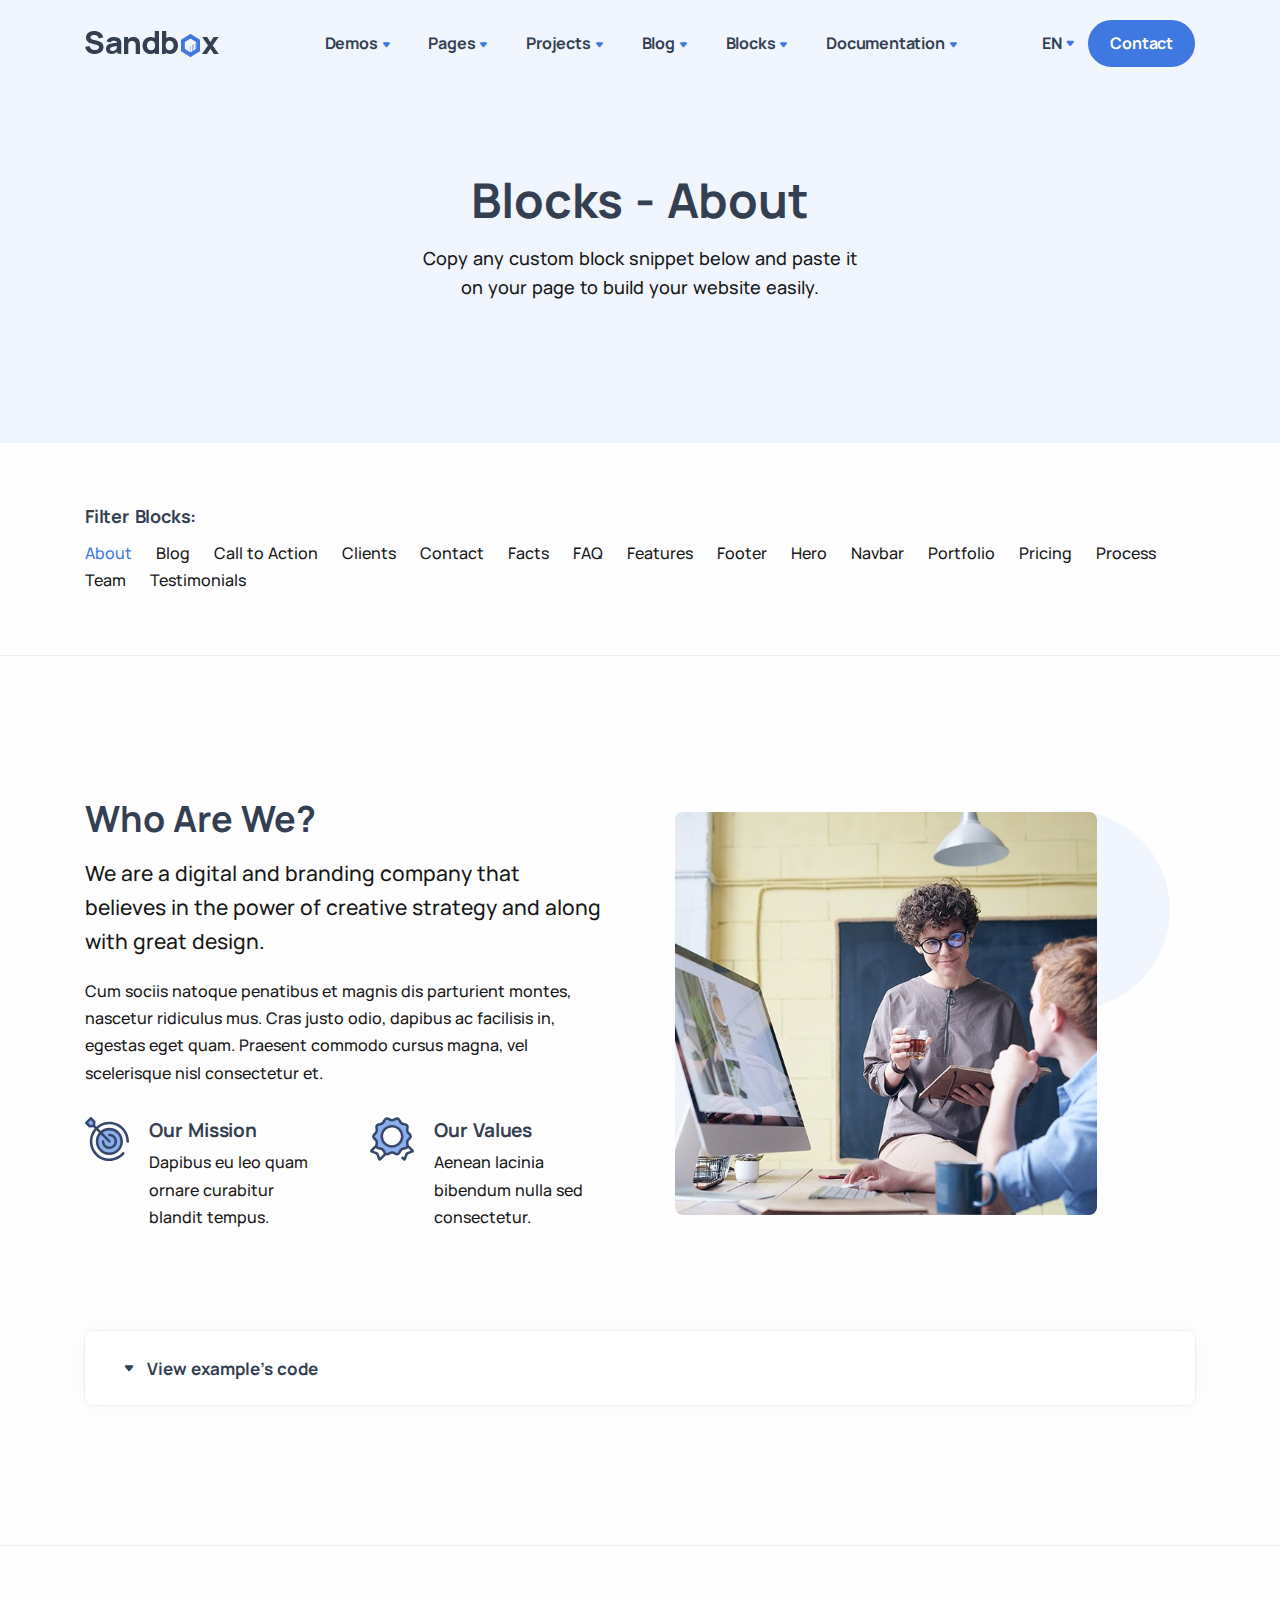
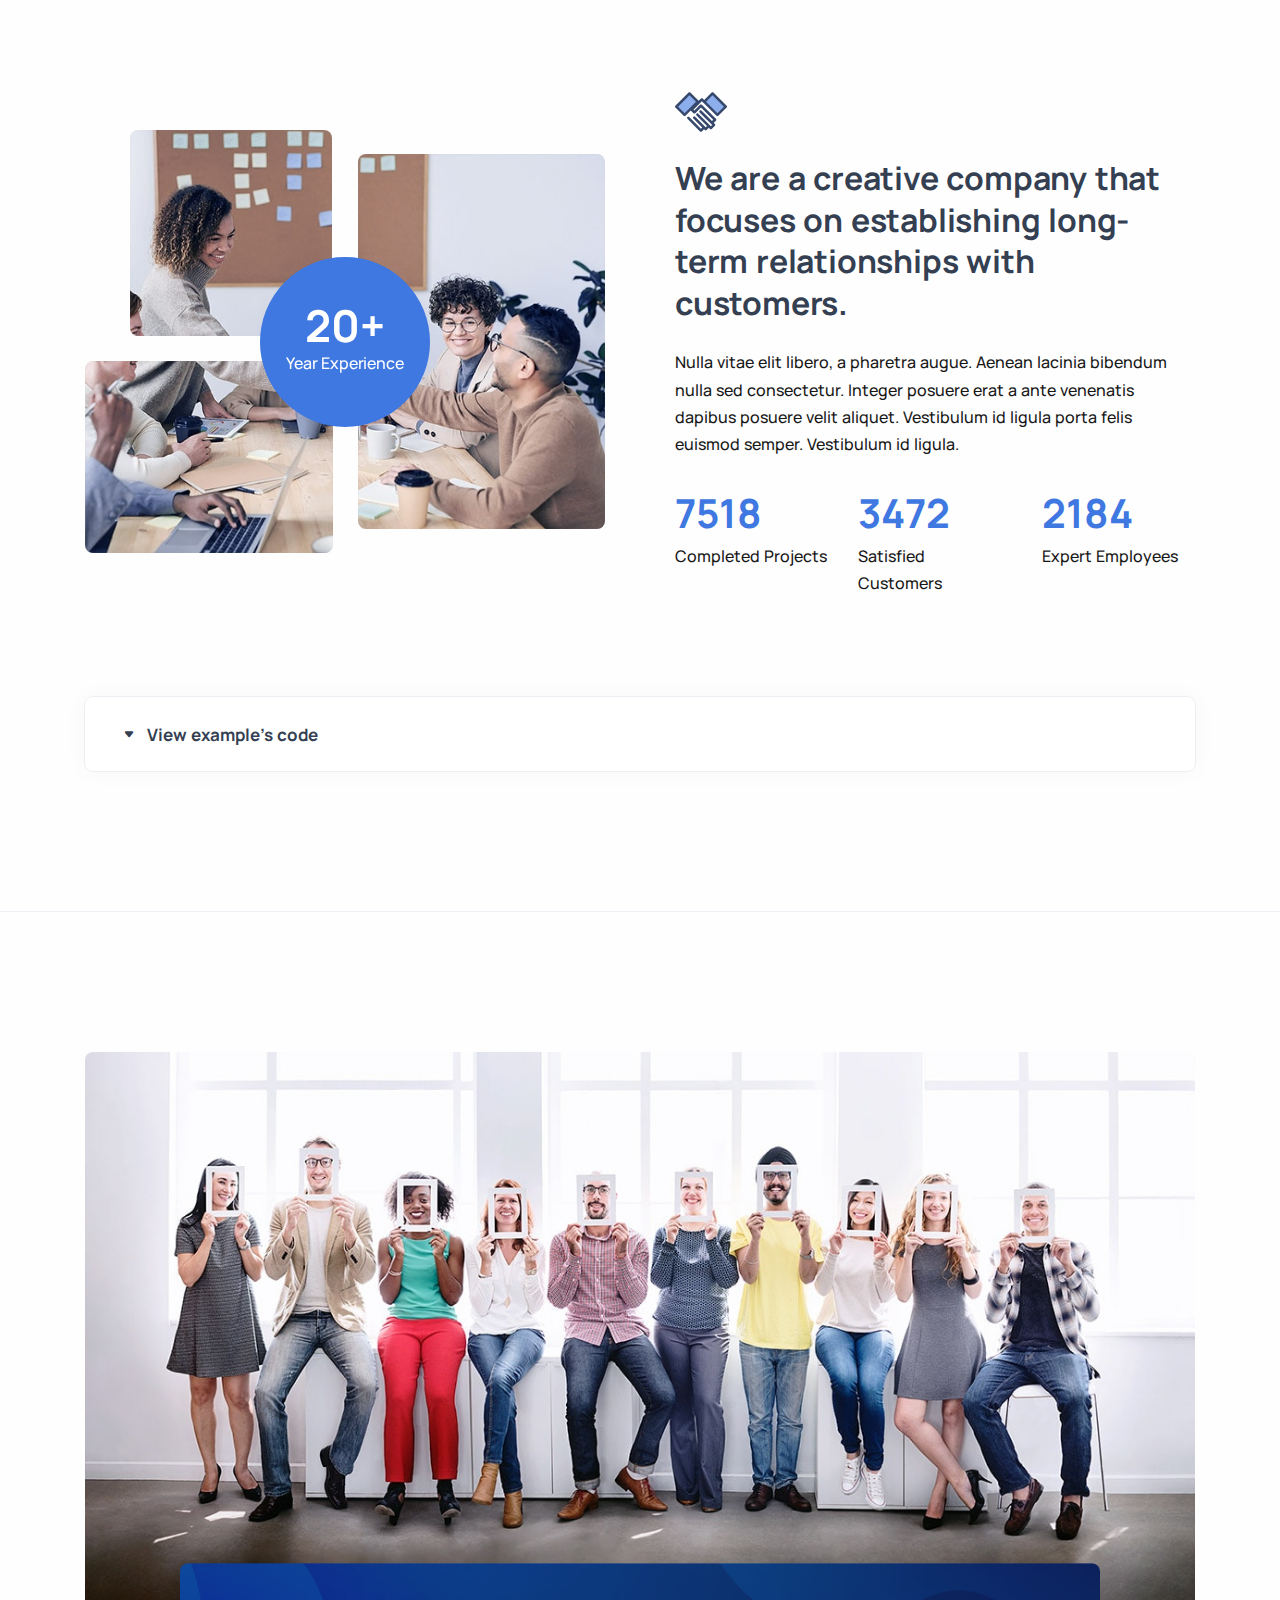
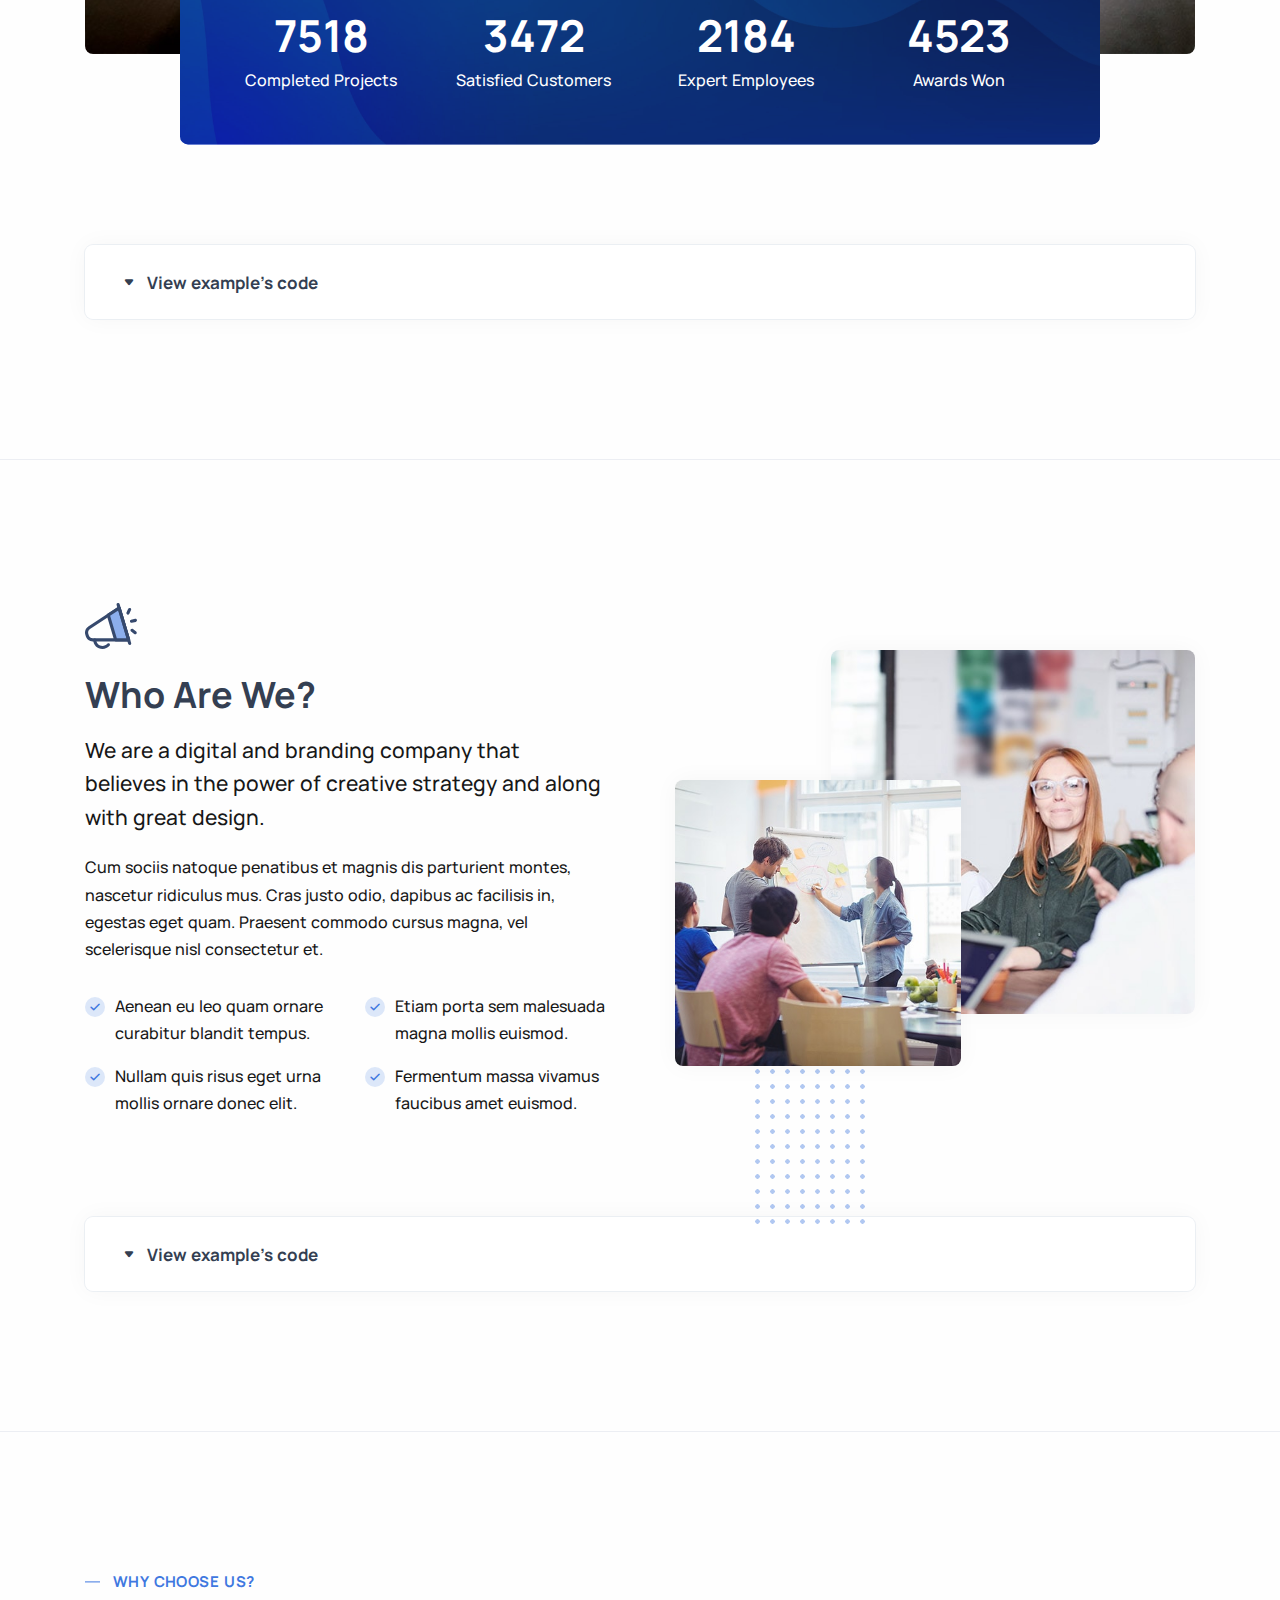
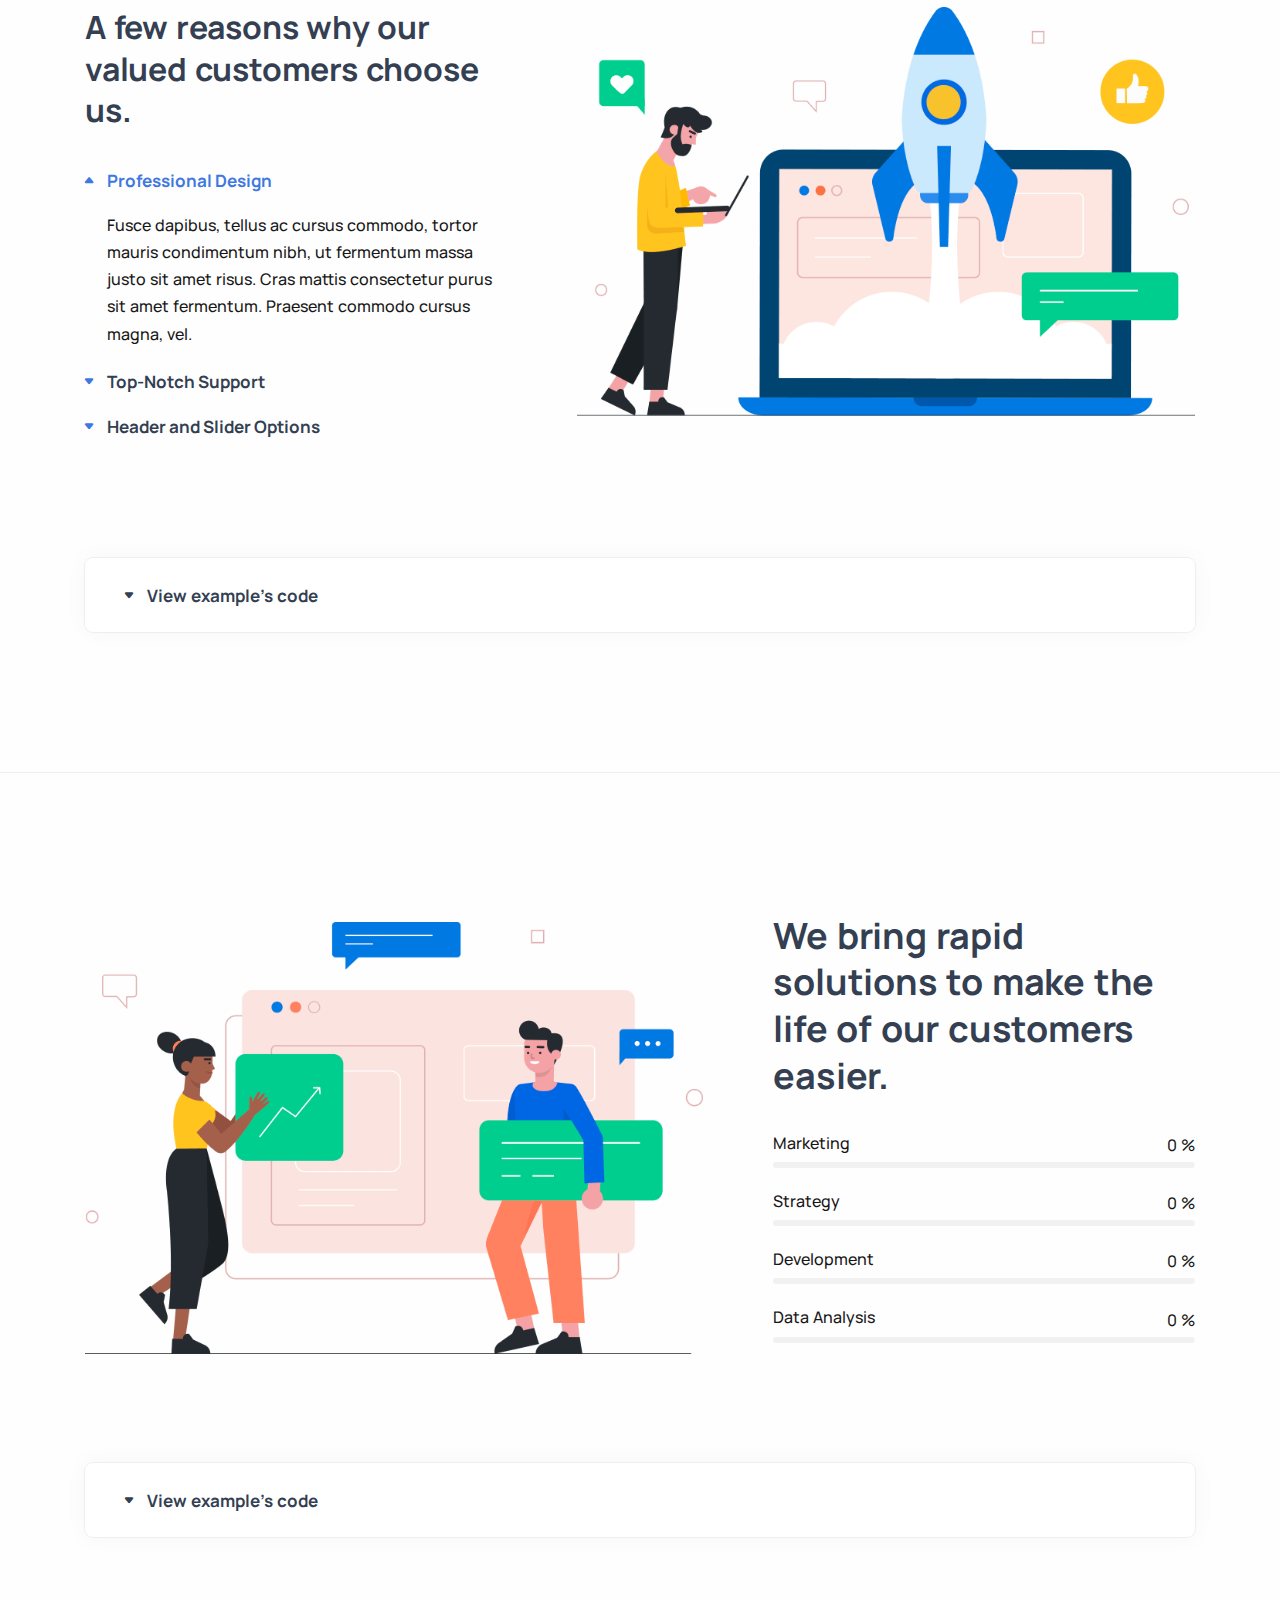
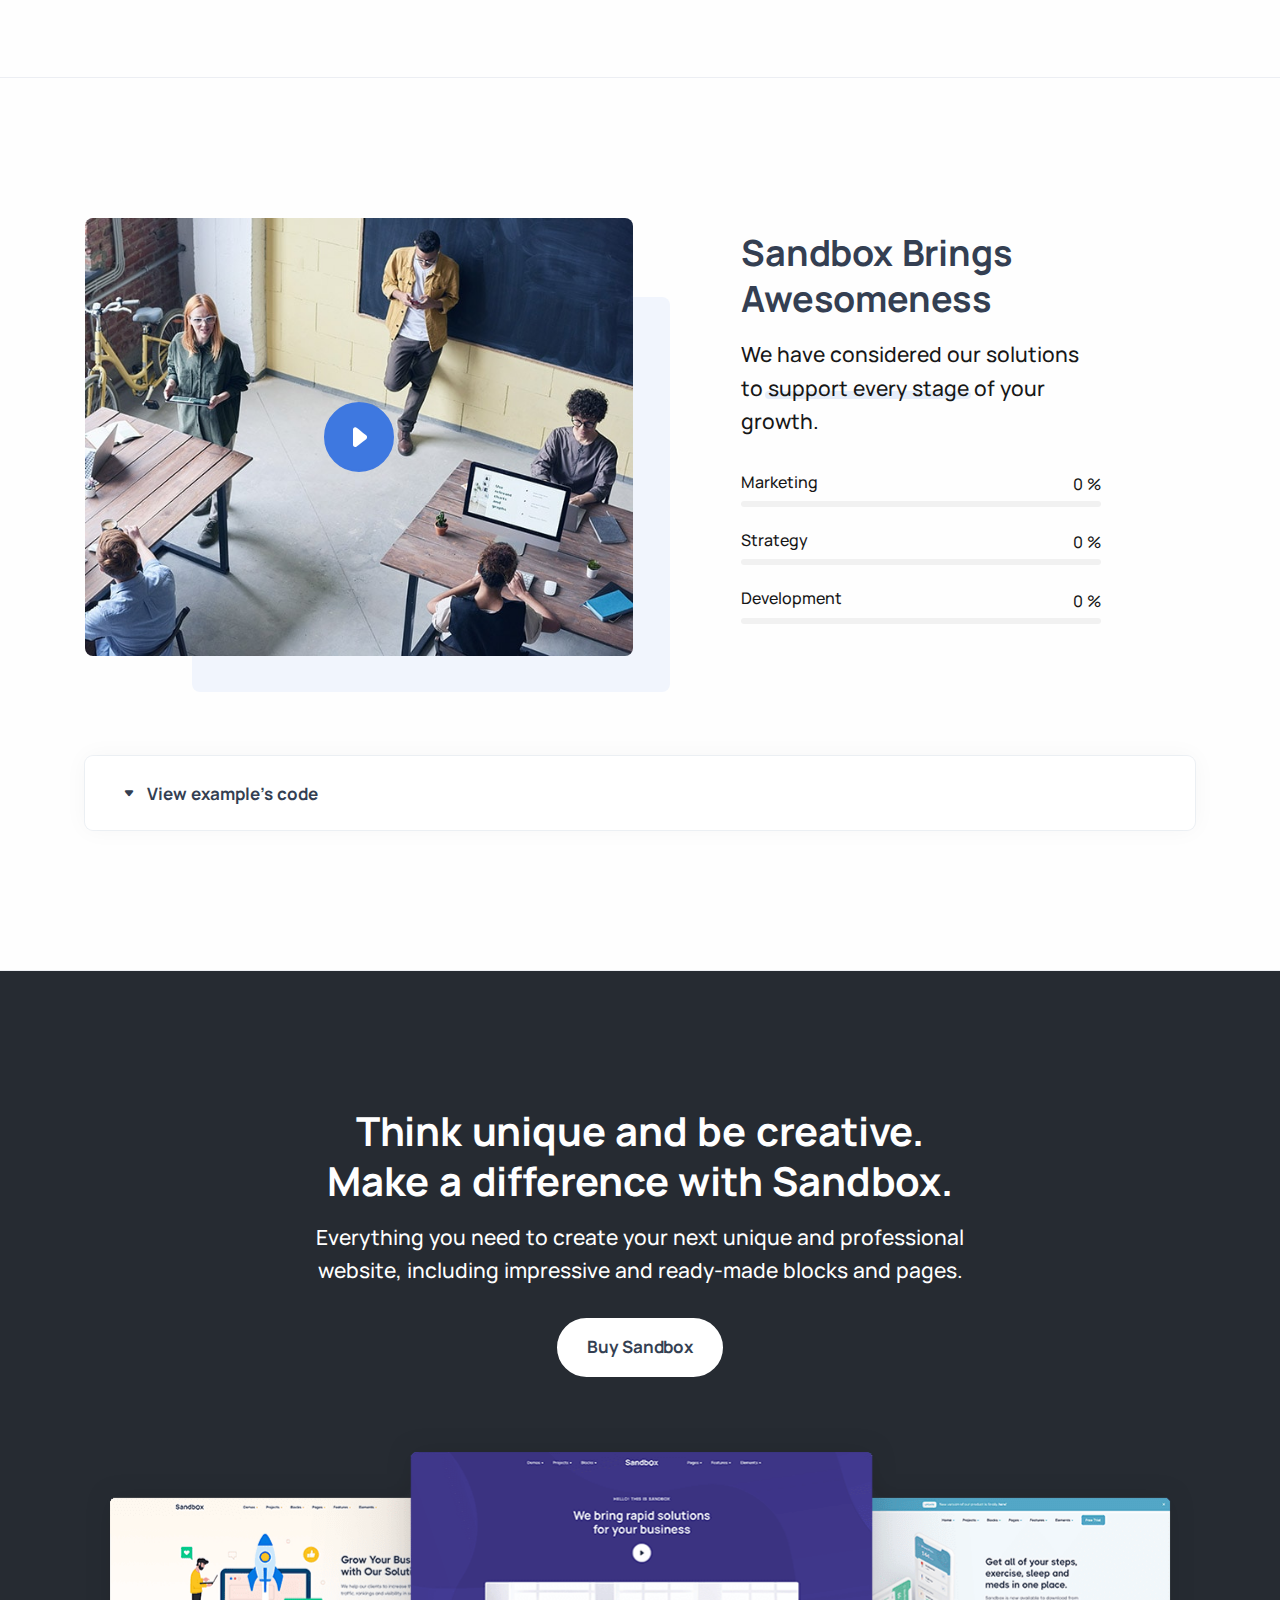
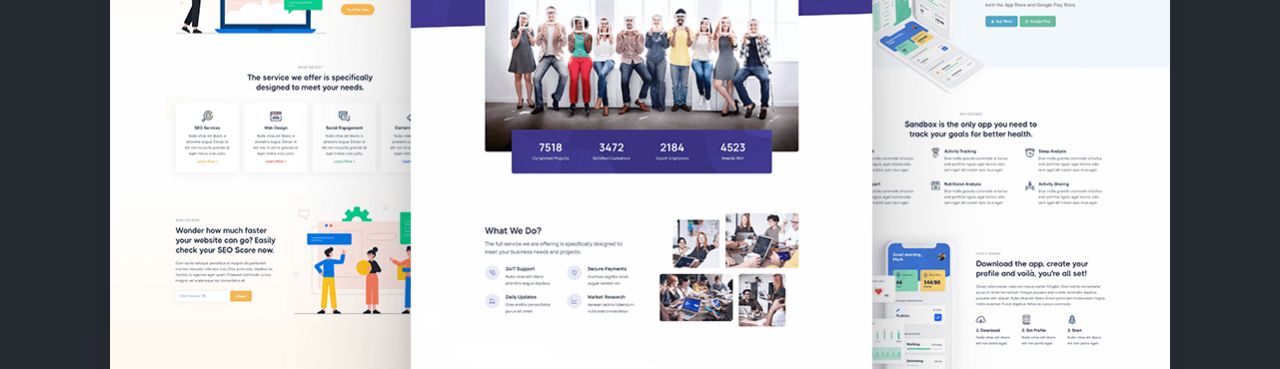
<file: docs/blocks/about.html>
<!DOCTYPE html>
<html lang="en">

<head>
  <meta charset="utf-8">
  <meta name="viewport" content="width=device-width, initial-scale=1.0">
  <link rel="shortcut icon" href="../../assets/img/favicon.png">
  <title>Sandbox</title>
  <link rel="stylesheet" href="../../assets/css/plugins.css">
  <link rel="stylesheet" href="../../assets/css/style.css">
</head>

<body>
  <div class="content-wrapper">
    <header class="wrapper bg-soft-primary">
      <nav class="navbar navbar-expand-lg center-nav transparent navbar-light">
        <div class="container flex-lg-row flex-nowrap align-items-center">
          <div class="navbar-brand w-100">
            <a href="../../index.html">
              <img src="../../assets/img/logo.png" srcset="../../assets/img/logo@2x.png 2x" alt="" />
            </a>
          </div>
          <div class="navbar-collapse offcanvas-nav">
            <div class="offcanvas-header d-lg-none d-xl-none">
              <a href="../../index.html"><img src="../../assets/img/logo-light.png" srcset="../../assets/img/logo-light@2x.png 2x" alt="" /></a>
              <button type="button" class="btn-close btn-close-white offcanvas-close offcanvas-nav-close" aria-label="Close"></button>
            </div>
            <ul class="navbar-nav">
              <li class="nav-item"><a class="nav-link" href="#!">Demos</a>
                <ul class="dropdown-menu mega-menu mega-menu-dark mega-menu-img">
                  <li class="mega-menu-content">
                    <ul class="row row-cols-1 row-cols-lg-6 gx-0 gx-lg-4 gy-lg-2 list-unstyled">
                      <li class="col"><a class="dropdown-item" href="../../demo1.html">
                          <figure class="rounded lift d-none d-lg-block"><img src="../../assets/img/demos/mi1.jpg" srcset="../../assets/img/demos/mi1@2x.jpg 2x" alt=""></figure>
                          <span class="d-lg-none">Demo I</span>
                        </a></li>
                      <li class="col"><a class="dropdown-item" href="../../demo2.html">
                          <figure class="rounded lift d-none d-lg-block"><img src="../../assets/img/demos/mi2.jpg" srcset="../../assets/img/demos/mi2@2x.jpg 2x" alt=""></figure>
                          <span class="d-lg-none">Demo II</span>
                        </a></li>
                      <li class="col"><a class="dropdown-item" href="../../demo3.html">
                          <figure class="rounded lift d-none d-lg-block"><img src="../../assets/img/demos/mi3.jpg" srcset="../../assets/img/demos/mi3@2x.jpg 2x" alt=""></figure>
                          <span class="d-lg-none">Demo III</span>
                        </a></li>
                      <li class="col"><a class="dropdown-item" href="../../demo4.html">
                          <figure class="rounded lift d-none d-lg-block"><img src="../../assets/img/demos/mi4.jpg" srcset="../../assets/img/demos/mi4@2x.jpg 2x" alt=""></figure>
                          <span class="d-lg-none">Demo IV</span>
                        </a></li>
                      <li class="col"><a class="dropdown-item" href="../../demo5.html">
                          <figure class="rounded lift d-none d-lg-block"><img src="../../assets/img/demos/mi5.jpg" srcset="../../assets/img/demos/mi5@2x.jpg 2x" alt=""></figure>
                          <span class="d-lg-none">Demo V</span>
                        </a></li>
                      <li class="col"><a class="dropdown-item" href="../../demo6.html">
                          <figure class="rounded lift d-none d-lg-block"><img src="../../assets/img/demos/mi6.jpg" srcset="../../assets/img/demos/mi6@2x.jpg 2x" alt=""></figure>
                          <span class="d-lg-none">Demo VI</span>
                        </a></li>
                      <li class="col"><a class="dropdown-item" href="../../demo7.html">
                          <figure class="rounded lift d-none d-lg-block"><img src="../../assets/img/demos/mi7.jpg" srcset="../../assets/img/demos/mi7@2x.jpg 2x" alt=""></figure>
                          <span class="d-lg-none">Demo VII</span>
                        </a></li>
                      <li class="col"><a class="dropdown-item" href="../../demo8.html">
                          <figure class="rounded lift d-none d-lg-block"><img src="../../assets/img/demos/mi8.jpg" srcset="../../assets/img/demos/mi8@2x.jpg 2x" alt=""></figure>
                          <span class="d-lg-none">Demo VIII</span>
                        </a></li>
                      <li class="col"><a class="dropdown-item" href="../../demo9.html">
                          <figure class="rounded lift d-none d-lg-block"><img src="../../assets/img/demos/mi9.jpg" srcset="../../assets/img/demos/mi9@2x.jpg 2x" alt=""></figure>
                          <span class="d-lg-none">Demo IX</span>
                        </a></li>
                      <li class="col"><a class="dropdown-item" href="../../demo10.html">
                          <figure class="rounded lift d-none d-lg-block"><img src="../../assets/img/demos/mi10.jpg" srcset="../../assets/img/demos/mi10@2x.jpg 2x" alt=""></figure>
                          <span class="d-lg-none">Demo X</span>
                        </a></li>
                      <li class="col"><a class="dropdown-item" href="../../demo11.html">
                          <figure class="rounded lift d-none d-lg-block"><img src="../../assets/img/demos/mi11.jpg" srcset="../../assets/img/demos/mi11@2x.jpg 2x" alt=""></figure>
                          <span class="d-lg-none">Demo XI</span>
                        </a></li>
                      <li class="col"><a class="dropdown-item" href="../../demo12.html">
                          <figure class="rounded lift d-none d-lg-block"><img src="../../assets/img/demos/mi12.jpg" srcset="../../assets/img/demos/mi12@2x.jpg 2x" alt=""></figure>
                          <span class="d-lg-none">Demo XII</span>
                        </a></li>
                      <li class="col"><a class="dropdown-item" href="../../demo13.html">
                          <figure class="rounded lift d-none d-lg-block"><img src="../../assets/img/demos/mi13.jpg" srcset="../../assets/img/demos/mi13@2x.jpg 2x" alt=""></figure>
                          <span class="d-lg-none">Demo XIII</span>
                        </a></li>
                      <li class="col"><a class="dropdown-item" href="../../demo14.html">
                          <figure class="rounded lift d-none d-lg-block"><img src="../../assets/img/demos/mi14.jpg" srcset="../../assets/img/demos/mi14@2x.jpg 2x" alt=""></figure>
                          <span class="d-lg-none">Demo XIV</span>
                        </a></li>
                      <li class="col"><a class="dropdown-item" href="../../demo15.html">
                          <figure class="rounded lift d-none d-lg-block"><img src="../../assets/img/demos/mi15.jpg" srcset="../../assets/img/demos/mi15@2x.jpg 2x" alt=""></figure>
                          <span class="d-lg-none">Demo XV</span>
                        </a></li>
                      <li class="col"><a class="dropdown-item" href="../../demo16.html">
                          <figure class="rounded lift d-none d-lg-block"><img src="../../assets/img/demos/mi16.jpg" srcset="../../assets/img/demos/mi16@2x.jpg 2x" alt=""></figure>
                          <span class="d-lg-none">Demo XVI</span>
                        </a></li>
                      <li class="col"><a class="dropdown-item" href="../../demo17.html">
                          <figure class="rounded lift d-none d-lg-block"><img src="../../assets/img/demos/mi17.jpg" srcset="../../assets/img/demos/mi17@2x.jpg 2x" alt=""></figure>
                          <span class="d-lg-none">Demo XVII</span>
                        </a></li>
                      <li class="col"><a class="dropdown-item" href="../../demo18.html">
                          <figure class="rounded lift d-none d-lg-block"><img src="../../assets/img/demos/mi18.jpg" srcset="../../assets/img/demos/mi18@2x.jpg 2x" alt=""></figure>
                          <span class="d-lg-none">Demo XVIII</span>
                        </a></li>
                    </ul>
                    <!--/.row -->
                  </li>
                  <!--/.mega-menu-content-->
                </ul>
                <!--/.dropdown-menu -->
              </li>
              <li class="nav-item dropdown"><a class="nav-link dropdown-toggle" href="#!">Pages</a>
                <ul class="dropdown-menu">
                  <li class="dropdown"><a class="dropdown-item dropdown-toggle" href="#">Services</a>
                    <ul class="dropdown-menu">
                      <li class="nav-item"><a class="dropdown-item" href="../../services.html">Services I</a></li>
                      <li class="nav-item"><a class="dropdown-item" href="../../services2.html">Services II</a></li>
                    </ul>
                  </li>
                  <li class="dropdown"><a class="dropdown-item dropdown-toggle" href="#">About</a>
                    <ul class="dropdown-menu">
                      <li class="nav-item"><a class="dropdown-item" href="../../about.html">About I</a></li>
                      <li class="nav-item"><a class="dropdown-item" href="../../about2.html">About II</a></li>
                    </ul>
                  </li>
                  <li class="dropdown"><a class="dropdown-item dropdown-toggle" href="#">Contact</a>
                    <ul class="dropdown-menu">
                      <li class="nav-item"><a class="dropdown-item" href="../../contact.html">Contact I</a></li>
                      <li class="nav-item"><a class="dropdown-item" href="../../contact2.html">Contact II</a></li>
                      <li class="nav-item"><a class="dropdown-item" href="../../contact3.html">Contact III</a></li>
                    </ul>
                  </li>
                  <li class="nav-item"><a class="dropdown-item" href="../../pricing.html">Pricing</a></li>
                  <li class="nav-item"><a class="dropdown-item" href="../../onepage.html">One Page</a></li>
                </ul>
              </li>
              <li class="nav-item dropdown"><a class="nav-link dropdown-toggle" href="#!">Projects</a>
                <ul class="dropdown-menu">
                  <li class="nav-item"><a class="dropdown-item" href="../../projects.html">Projects I</a></li>
                  <li class="nav-item"><a class="dropdown-item" href="../../projects2.html">Projects II</a></li>
                  <li class="nav-item"><a class="dropdown-item" href="../../projects3.html">Projects III</a></li>
                  <li class="nav-item"><a class="dropdown-item" href="../../projects4.html">Projects IV</a></li>
                  <li class="dropdown"><a class="dropdown-item dropdown-toggle" href="#">Single Projects</a>
                    <ul class="dropdown-menu">
                      <li class="nav-item"><a class="dropdown-item" href="../../single-project.html">Single Project I</a></li>
                      <li class="nav-item"><a class="dropdown-item" href="../../single-project2.html">Single Project II</a></li>
                      <li class="nav-item"><a class="dropdown-item" href="../../single-project3.html">Single Project III</a></li>
                    </ul>
                  </li>
                </ul>
              </li>
              <li class="nav-item dropdown"><a class="nav-link dropdown-toggle" href="#!">Blog</a>
                <ul class="dropdown-menu">
                  <li class="nav-item"><a class="dropdown-item" href="../../blog.html">Blog without Sidebar</a></li>
                  <li class="nav-item"><a class="dropdown-item" href="../../blog2.html">Blog with Sidebar</a></li>
                  <li class="nav-item"><a class="dropdown-item" href="../../blog3.html">Blog with Left Sidebar</a></li>
                  <li class="dropdown"><a class="dropdown-item dropdown-toggle" href="#">Blog Posts</a>
                    <ul class="dropdown-menu">
                      <li class="nav-item"><a class="dropdown-item" href="../../blog-post.html">Post without Sidebar</a></li>
                      <li class="nav-item"><a class="dropdown-item" href="../../blog-post2.html">Post with Sidebar</a></li>
                      <li class="nav-item"><a class="dropdown-item" href="../../blog-post3.html">Post with Left Sidebar</a></li>
                    </ul>
                  </li>
                </ul>
              </li>
              <li class="nav-item"><a class="nav-link" href="#!">Blocks</a>
                <ul class="dropdown-menu mega-menu mega-menu-dark mega-menu-img">
                  <li class="mega-menu-content">
                    <ul class="row row-cols-1 row-cols-lg-6 gx-0 gx-lg-6 gy-lg-4 list-unstyled">
                      <li class="col"><a class="dropdown-item" href="../../docs/blocks/about.html">
                          <div class="rounded img-svg d-none d-lg-block p-4 mb-lg-2"><img class="rounded-0" src="../../assets/img/demos/block1.svg" alt=""></div>
                          <span>About</span>
                        </a>
                      </li>
                      <li class="col"><a class="dropdown-item" href="../../docs/blocks/blog.html">
                          <div class="rounded img-svg d-none d-lg-block p-4 mb-lg-2"><img class="rounded-0" src="../../assets/img/demos/block2.svg" alt=""></div>
                          <span>Blog</span>
                        </a>
                      </li>
                      <li class="col"><a class="dropdown-item" href="../../docs/blocks/call-to-action.html">
                          <div class="rounded img-svg d-none d-lg-block p-4 mb-lg-2"><img class="rounded-0" src="../../assets/img/demos/block3.svg" alt=""></div>
                          <span>Call to Action</span>
                        </a>
                      </li>
                      <li class="col"><a class="dropdown-item" href="../../docs/blocks/clients.html">
                          <div class="rounded img-svg d-none d-lg-block p-4 mb-lg-2"><img class="rounded-0" src="../../assets/img/demos/block4.svg" alt=""></div>
                          <span>Clients</span>
                        </a>
                      </li>
                      <li class="col"><a class="dropdown-item" href="../../docs/blocks/contact.html">
                          <div class="rounded img-svg d-none d-lg-block p-4 mb-lg-2"><img class="rounded-0" src="../../assets/img/demos/block5.svg" alt=""></div>
                          <span>Contact</span>
                        </a>
                      </li>
                      <li class="col"><a class="dropdown-item" href="../../docs/blocks/facts.html">
                          <div class="rounded img-svg d-none d-lg-block p-4 mb-lg-2"><img class="rounded-0" src="../../assets/img/demos/block6.svg" alt=""></div>
                          <span>Facts</span>
                        </a>
                      </li>
                      <li class="col"><a class="dropdown-item" href="../../docs/blocks/faq.html">
                          <div class="rounded img-svg d-none d-lg-block p-4 mb-lg-2"><img class="rounded-0" src="../../assets/img/demos/block7.svg" alt=""></div>
                          <span>FAQ</span>
                        </a>
                      </li>
                      <li class="col"><a class="dropdown-item" href="../../docs/blocks/features.html">
                          <div class="rounded img-svg d-none d-lg-block p-4 mb-lg-2"><img class="rounded-0" src="../../assets/img/demos/block8.svg" alt=""></div>
                          <span>Features</span>
                        </a>
                      </li>
                      <li class="col"><a class="dropdown-item" href="../../docs/blocks/footer.html">
                          <div class="rounded img-svg d-none d-lg-block p-4 mb-lg-2"><img class="rounded-0" src="../../assets/img/demos/block9.svg" alt=""></div>
                          <span>Footer</span>
                        </a>
                      </li>
                      <li class="col"><a class="dropdown-item" href="../../docs/blocks/hero.html">
                          <div class="rounded img-svg d-none d-lg-block p-4 mb-lg-2"><img class="rounded-0" src="../../assets/img/demos/block10.svg" alt=""></div>
                          <span>Hero</span>
                        </a>
                      </li>
                      <li class="col"><a class="dropdown-item" href="../../docs/blocks/navbar.html">
                          <div class="rounded img-svg d-none d-lg-block p-4 mb-lg-2"><img class="rounded-0" src="../../assets/img/demos/block11.svg" alt=""></div>
                          <span>Navbar</span>
                        </a>
                      </li>
                      <li class="col"><a class="dropdown-item" href="../../docs/blocks/portfolio.html">
                          <div class="rounded img-svg d-none d-lg-block p-4 mb-lg-2"><img class="rounded-0" src="../../assets/img/demos/block12.svg" alt=""></div>
                          <span>Portfolio</span>
                        </a>
                      </li>
                      <li class="col"><a class="dropdown-item" href="../../docs/blocks/pricing.html">
                          <div class="rounded img-svg d-none d-lg-block p-4 mb-lg-2"><img class="rounded-0" src="../../assets/img/demos/block13.svg" alt=""></div>
                          <span>Pricing</span>
                        </a>
                      </li>
                      <li class="col"><a class="dropdown-item" href="../../docs/blocks/process.html">
                          <div class="rounded img-svg d-none d-lg-block p-4 mb-lg-2"><img class="rounded-0" src="../../assets/img/demos/block14.svg" alt=""></div>
                          <span>Process</span>
                        </a>
                      </li>
                      <li class="col"><a class="dropdown-item" href="../../docs/blocks/team.html">
                          <div class="rounded img-svg d-none d-lg-block p-4 mb-lg-2"><img class="rounded-0" src="../../assets/img/demos/block15.svg" alt=""></div>
                          <span>Team</span>
                        </a>
                      </li>
                      <li class="col"><a class="dropdown-item" href="../../docs/blocks/testimonials.html">
                          <div class="rounded img-svg d-none d-lg-block p-4 mb-lg-2"><img class="rounded-0" src="../../assets/img/demos/block16.svg" alt=""></div>
                          <span>Testimonials</span>
                        </a>
                      </li>
                    </ul>
                    <!--/.row -->
                  </li>
                  <!--/.mega-menu-content-->
                </ul>
                <!--/.dropdown-menu -->
              </li>
              <li class="nav-item"><a class="nav-link" href="../../docs/index.html">Documentation</a>
                <ul class="dropdown-menu mega-menu">
                  <li class="mega-menu-content">
                    <div class="row gx-0 gx-lg-3">
                      <div class="col-lg-4">
                        <h6 class="dropdown-header">Usage</h6>
                        <ul class="list-unstyled cc-2 pb-lg-1">
                          <li><a class="dropdown-item" href="../../docs/index.html">Get Started</a></li>
                          <li><a class="dropdown-item" href="../../docs/forms.html">Forms</a></li>
                          <li><a class="dropdown-item" href="../../docs/faq.html">FAQ</a></li>
                          <li><a class="dropdown-item" href="../../docs/changelog.html">Changelog</a></li>
                          <li><a class="dropdown-item" href="../../docs/credits.html">Credits</a></li>
                        </ul>
                        <h6 class="dropdown-header mt-lg-6">Styleguide</h6>
                        <ul class="list-unstyled cc-2">
                          <li><a class="dropdown-item" href="../../docs/styleguide/colors.html">Colors</a></li>
                          <li><a class="dropdown-item" href="../../docs/styleguide/fonts.html">Fonts</a></li>
                          <li><a class="dropdown-item" href="../../docs/styleguide/duotone-icons.html">Duotone Icons</a></li>
                          <li><a class="dropdown-item" href="../../docs/styleguide/unicons.html">Unicons</a></li>
                          <li><a class="dropdown-item" href="../../docs/styleguide/illustrations.html">Illustrations</a></li>
                          <li><a class="dropdown-item" href="../../docs/styleguide/media.html">Media</a></li>
                          <li><a class="dropdown-item" href="../../docs/styleguide/abstract.html">Abstract Images</a></li>
                          <li><a class="dropdown-item" href="../../docs/styleguide/misc.html">Misc</a></li>
                        </ul>
                      </div>
                      <!--/column -->
                      <div class="col-lg-8">
                        <h6 class="dropdown-header">Elements</h6>
                        <ul class="list-unstyled cc-3">
                          <li><a class="dropdown-item" href="../../docs/elements/accordion.html">Accordion</a></li>
                          <li><a class="dropdown-item" href="../../docs/elements/alerts.html">Alerts</a></li>
                          <li><a class="dropdown-item" href="../../docs/elements/animations.html">Animations</a></li>
                          <li><a class="dropdown-item" href="../../docs/elements/avatars.html">Avatars</a></li>
                          <li><a class="dropdown-item" href="../../docs/elements/background.html">Background</a></li>
                          <li><a class="dropdown-item" href="../../docs/elements/badges.html">Badges</a></li>
                          <li><a class="dropdown-item" href="../../docs/elements/breadcrumb.html">Breadcrumb</a></li>
                          <li><a class="dropdown-item" href="../../docs/elements/buttons.html">Buttons</a></li>
                          <li><a class="dropdown-item" href="../../docs/elements/carousel.html">Carousel</a></li>
                          <li><a class="dropdown-item" href="../../docs/elements/dividers.html">Dividers</a></li>
                          <li><a class="dropdown-item" href="../../docs/elements/form-elements.html">Form Elements</a></li>
                          <li><a class="dropdown-item" href="../../docs/elements/hover.html">Hover</a></li>
                          <li><a class="dropdown-item" href="../../docs/elements/image-mask.html">Image Mask</a></li>
                          <li><a class="dropdown-item" href="../../docs/elements/lightbox.html">Lightbox</a></li>
                          <li><a class="dropdown-item" href="../../docs/elements/lists.html">Lists</a></li>
                          <li><a class="dropdown-item" href="../../docs/elements/player.html">Media Player</a></li>
                          <li><a class="dropdown-item" href="../../docs/elements/modal.html">Modal</a></li>
                          <li><a class="dropdown-item" href="../../docs/elements/progressbar.html">Progressbar</a></li>
                          <li><a class="dropdown-item" href="../../docs/elements/shadows.html">Shadows</a></li>
                          <li><a class="dropdown-item" href="../../docs/elements/shapes.html">Shapes</a></li>
                          <li><a class="dropdown-item" href="../../docs/elements/tables.html">Tables</a></li>
                          <li><a class="dropdown-item" href="../../docs/elements/tabs.html">Tabs</a></li>
                          <li><a class="dropdown-item" href="../../docs/elements/text-highlight.html">Text Highlight</a></li>
                          <li><a class="dropdown-item" href="../../docs/elements/tooltips-popovers.html">Tooltips & Popovers</a></li>
                          <li><a class="dropdown-item" href="../../docs/elements/typed-text.html">Typed Text</a></li>
                          <li><a class="dropdown-item" href="../../docs/elements/typography.html">Typography</a></li>
                        </ul>
                      </div>
                      <!--/column -->
                    </div>
                    <!--/.row -->
                  </li>
                  <!--/.mega-menu-content-->
                </ul>
                <!--/.dropdown-menu -->
              </li>
            </ul>
            <!-- /.navbar-nav -->
          </div>
          <!-- /.navbar-collapse -->
          <div class="navbar-other w-100 d-flex ms-auto">
            <ul class="navbar-nav flex-row align-items-center ms-auto" data-sm-skip="true">
              <li class="nav-item dropdown language-select text-uppercase">
                <a class="nav-link dropdown-item dropdown-toggle" href="#" role="button" data-bs-toggle="dropdown" aria-haspopup="true" aria-expanded="false">En</a>
                <ul class="dropdown-menu">
                  <li class="nav-item"><a class="dropdown-item" href="#">En</a></li>
                  <li class="nav-item"><a class="dropdown-item" href="#">De</a></li>
                  <li class="nav-item"><a class="dropdown-item" href="#">Es</a></li>
                </ul>
              </li>
              <li class="nav-item d-none d-md-block">
                <a href="../../contact.html" class="btn btn-sm btn-primary rounded-pill">Contact</a>
              </li>
              <li class="nav-item d-lg-none">
                <div class="navbar-hamburger"><button class="hamburger animate plain" data-toggle="offcanvas-nav"><span></span></button></div>
              </li>
            </ul>
            <!-- /.navbar-nav -->
          </div>
          <!-- /.navbar-other -->
        </div>
        <!-- /.container -->
      </nav>
      <!-- /.navbar -->
    </header>
    <!-- /header -->
    <section class="wrapper bg-soft-primary">
      <div class="container pt-10 pb-12 pt-md-14 pb-md-16 text-center">
        <div class="row">
          <div class="col-md-9 col-lg-7 col-xl-5 mx-auto">
            <h1 class="display-1 mb-3">Blocks - About</h1>
            <p class="lead px-xxl-10">Copy any custom block snippet below and paste it on your page to build your website easily.</p>
          </div>
          <!-- /column -->
        </div>
        <!-- /.row -->
      </div>
      <!-- /.container -->
    </section>
    <!-- /section -->
    <section class="wrapper bg-light wrapper-border">
      <div class="container py-11">
        <div class="filter basic-filter">
          <h2 class="h5">Filter Blocks:</h2>
          <ul>
            <li><a href="../../docs/blocks/about.html" class="active">About</a></li>
            <li><a href="../../docs/blocks/blog.html">Blog</a></li>
            <li><a href="../../docs/blocks/call-to-action.html">Call to Action</a></li>
            <li><a href="../../docs/blocks/clients.html">Clients</a></li>
            <li><a href="../../docs/blocks/contact.html">Contact</a></li>
            <li><a href="../../docs/blocks/facts.html">Facts</a></li>
            <li><a href="../../docs/blocks/faq.html">FAQ</a></li>
            <li><a href="../../docs/blocks/features.html">Features</a></li>
            <li><a href="../../docs/blocks/footer.html">Footer</a></li>
            <li><a href="../../docs/blocks/hero.html">Hero</a></li>
            <li><a href="../../docs/blocks/navbar.html">Navbar</a></li>
            <li><a href="../../docs/blocks/portfolio.html">Portfolio</a></li>
            <li><a href="../../docs/blocks/pricing.html">Pricing</a></li>
            <li><a href="../../docs/blocks/process.html">Process</a></li>
            <li><a href="../../docs/blocks/team.html">Team</a></li>
            <li><a href="../../docs/blocks/testimonials.html">Testimonials</a></li>
          </ul>
        </div>
        <!--/.filter -->
      </div>
      <!-- /.container -->
    </section>
    <!-- /section -->
    <section id="snippet-1" class="wrapper bg-light wrapper-border">
      <div class="container pt-15 pt-md-17 pb-13 pb-md-15">
        <div class="row gx-lg-8 gx-xl-12 gy-10 align-items-center">
          <div class="col-md-8 col-lg-6 col-xl-5 order-lg-2 position-relative">
            <div class="shape bg-soft-primary rounded-circle rellax w-20 h-20" data-rellax-speed="1" style="top: -2rem; right: -1.9rem;"></div>
            <figure class="rounded"><img src="../../assets/img/photos/about7.jpg" srcset="../../assets/img/photos/about7@2x.jpg 2x" alt=""></figure>
          </div>
          <!--/column -->
          <div class="col-lg-6">
            <h2 class="display-4 mb-3">Who Are We?</h2>
            <p class="lead fs-lg">We are a digital and branding company that believes in the power of creative strategy and along with great design.</p>
            <p class="mb-6">Cum sociis natoque penatibus et magnis dis parturient montes, nascetur ridiculus mus. Cras justo odio, dapibus ac facilisis in, egestas eget quam. Praesent commodo cursus magna, vel scelerisque nisl consectetur et.</p>
            <div class="row gx-xl-10 gy-6">
              <div class="col-md-6">
                <div class="d-flex flex-row">
                  <div>
                    <img src="../../assets/img/icons/target.svg" class="svg-inject icon-svg icon-svg-sm me-4" alt="" />
                  </div>
                  <div>
                    <h4 class="mb-1">Our Mission</h4>
                    <p class="mb-0">Dapibus eu leo quam ornare curabitur blandit tempus.</p>
                  </div>
                </div>
              </div>
              <!--/column -->
              <div class="col-md-6">
                <div class="d-flex flex-row">
                  <div>
                    <img src="../../assets/img/icons/award-2.svg" class="svg-inject icon-svg icon-svg-sm me-4" alt="" />
                  </div>
                  <div>
                    <h4 class="mb-1">Our Values</h4>
                    <p class="mb-0">Aenean lacinia bibendum nulla sed consectetur.</p>
                  </div>
                </div>
              </div>
              <!--/column -->
            </div>
            <!--/.row -->
          </div>
          <!--/column -->
        </div>
        <!--/.row -->
      </div>
      <!-- /.container -->
      <div class="container pb-15 pb-md-17">
        <div class="card">
          <div class="card-footer border-0 position-relative">
            <a class="collapse-link collapsed stretched-link" data-bs-toggle="collapse" href="#collapse-snippet-1">View example's code</a>
          </div>
          <!--/.card-footer -->
          <div id="collapse-snippet-1" class="card-footer bg-dark p-0 accordion-collapse collapse">
            <div class="code-wrapper">
              <div class="code-wrapper-inner">
                <pre class="language-html"><code>&lt;section class=&quot;wrapper bg-light&quot;&gt;
  &lt;div class=&quot;container py-14 py-md-16&quot;&gt;
    &lt;div class=&quot;row gx-lg-8 gx-xl-12 gy-10 align-items-center&quot;&gt;
      &lt;div class=&quot;col-md-8 col-lg-6 col-xl-5 order-lg-2 position-relative&quot;&gt;
        &lt;div class=&quot;shape bg-soft-primary rounded-circle rellax w-20 h-20&quot; data-rellax-speed=&quot;1&quot; style=&quot;top: -2rem; right: -1.9rem;&quot;&gt;&lt;/div&gt;
        &lt;figure class=&quot;rounded&quot;&gt;&lt;img src=&quot;./assets/img/photos/about7.jpg&quot; srcset=&quot;./assets/img/photos/about7@2x.jpg 2x&quot; alt=&quot;&quot;&gt;&lt;/figure&gt;
      &lt;/div&gt;
      &lt;!--/column --&gt;
      &lt;div class=&quot;col-lg-6&quot;&gt;
        &lt;h2 class=&quot;display-4 mb-3&quot;&gt;Who Are We?&lt;/h2&gt;
        &lt;p class=&quot;lead fs-lg&quot;&gt;We are a digital and branding company that believes in the power of creative strategy and along with great design.&lt;/p&gt;
        &lt;p class=&quot;mb-6&quot;&gt;Cum sociis natoque penatibus et magnis dis parturient montes, nascetur ridiculus mus. Cras justo odio, dapibus ac facilisis in, egestas eget quam. Praesent commodo cursus magna, vel scelerisque nisl consectetur et.&lt;/p&gt;
        &lt;div class=&quot;row gx-xl-10 gy-6&quot;&gt;
          &lt;div class=&quot;col-md-6&quot;&gt;
            &lt;div class=&quot;d-flex flex-row&quot;&gt;
              &lt;div&gt;
                &lt;img src=&quot;./assets/img/icons/target.svg&quot; class=&quot;svg-inject icon-svg icon-svg-sm me-4&quot; alt=&quot;&quot; /&gt;
              &lt;/div&gt;
              &lt;div&gt;
                &lt;h4 class=&quot;mb-1&quot;&gt;Our Mission&lt;/h4&gt;
                &lt;p class=&quot;mb-0&quot;&gt;Dapibus eu leo quam ornare curabitur blandit tempus.&lt;/p&gt;
              &lt;/div&gt;
            &lt;/div&gt;
          &lt;/div&gt;
          &lt;!--/column --&gt;
          &lt;div class=&quot;col-md-6&quot;&gt;
            &lt;div class=&quot;d-flex flex-row&quot;&gt;
              &lt;div&gt;
                &lt;img src=&quot;./assets/img/icons/award-2.svg&quot; class=&quot;svg-inject icon-svg icon-svg-sm me-4&quot; alt=&quot;&quot; /&gt;
              &lt;/div&gt;
              &lt;div&gt;
                &lt;h4 class=&quot;mb-1&quot;&gt;Our Values&lt;/h4&gt;
                &lt;p class=&quot;mb-0&quot;&gt;Aenean lacinia bibendum nulla sed consectetur.&lt;/p&gt;
              &lt;/div&gt;
            &lt;/div&gt;
          &lt;/div&gt;
          &lt;!--/column --&gt;
        &lt;/div&gt;
        &lt;!--/.row --&gt;
      &lt;/div&gt;
      &lt;!--/column --&gt;
    &lt;/div&gt;
    &lt;!--/.row --&gt;
  &lt;/div&gt;
  &lt;!-- /.container --&gt;
&lt;/section&gt;
&lt;!-- /section --&gt;</code></pre>
              </div>
              <!--/.code-wrapper-inner -->
            </div>
            <!--/.code-wrapper -->
          </div>
          <!--/.card-footer -->
        </div>
        <!--/.card -->
      </div>
      <!-- /.container -->
    </section>
    <!-- /section -->
    <section id="snippet-2" class="wrapper bg-light wrapper-border">
      <div class="container pt-15 pt-md-17 pb-13 pb-md-15">
        <div class="row gx-lg-8 gx-xl-12 gy-12 align-items-center">
          <div class="col-lg-6 position-relative">
            <div class="btn btn-circle btn-primary disabled position-absolute counter-wrapper flex-column d-none d-md-flex" style="top: 50%; left: 50%; transform: translate(-50%, -50%); width: 170px; height: 170px;">
              <h3 class="text-white mb-1 mt-n2"><span class="counter counter-lg">20+</span></h3>
              <p>Year Experience</p>
            </div>
            <div class="row gx-md-5 gy-5 align-items-center">
              <div class="col-md-6">
                <div class="row gx-md-5 gy-5">
                  <div class="col-md-10 offset-md-2">
                    <figure class="rounded"><img src="../../assets/img/photos/ab1.jpg" srcset="../../assets/img/photos/ab1@2x.jpg 2x" alt=""></figure>
                  </div>
                  <!--/column -->
                  <div class="col-md-12">
                    <figure class="rounded"><img src="../../assets/img/photos/ab2.jpg" srcset="../../assets/img/photos/ab2@2x.jpg 2x" alt=""></figure>
                  </div>
                  <!--/column -->
                </div>
                <!--/.row -->
              </div>
              <!--/column -->
              <div class="col-md-6">
                <figure class="rounded"><img src="../../assets/img/photos/ab3.jpg" srcset="../../assets/img/photos/ab3@2x.jpg 2x" alt=""></figure>
              </div>
              <!--/column -->
            </div>
            <!--/.row -->
          </div>
          <!--/column -->
          <div class="col-lg-6">
            <img src="../../assets/img/icons/handshake.svg" class="svg-inject icon-svg icon-svg-md mb-4" alt="" />
            <h3 class="display-5 mb-5">We are a creative company that focuses on establishing long-term relationships with customers.</h3>
            <p class="mb-7">Nulla vitae elit libero, a pharetra augue. Aenean lacinia bibendum nulla sed consectetur. Integer posuere erat a ante venenatis dapibus posuere velit aliquet. Vestibulum id ligula porta felis euismod semper. Vestibulum id ligula.</p>
            <div class="row counter-wrapper gy-6">
              <div class="col-md-4">
                <h3 class="counter text-primary">7518</h3>
                <p>Completed Projects</p>
              </div>
              <!--/column -->
              <div class="col-md-4">
                <h3 class="counter text-primary">3472</h3>
                <p>Satisfied Customers</p>
              </div>
              <!--/column -->
              <div class="col-md-4">
                <h3 class="counter text-primary">2184</h3>
                <p>Expert Employees</p>
              </div>
              <!--/column -->
            </div>
            <!--/.row -->
          </div>
          <!--/column -->
        </div>
        <!--/.row -->
      </div>
      <!-- /.container -->
      <div class="container pb-15 pb-md-17">
        <div class="card">
          <div class="card-footer border-0 position-relative">
            <a class="collapse-link collapsed stretched-link" data-bs-toggle="collapse" href="#collapse-snippet-2">View example's code</a>
          </div>
          <!--/.card-footer -->
          <div id="collapse-snippet-2" class="card-footer bg-dark p-0 accordion-collapse collapse">
            <div class="code-wrapper">
              <div class="code-wrapper-inner">
                <pre class="language-html"><code>&lt;section class=&quot;wrapper bg-light&quot;&gt;
  &lt;div class=&quot;container py-14 py-md-16&quot;&gt;
    &lt;div class=&quot;row gx-lg-8 gx-xl-12 gy-12 align-items-center&quot;&gt;
      &lt;div class=&quot;col-lg-6 position-relative&quot;&gt;
        &lt;div class=&quot;btn btn-circle btn-primary disabled position-absolute counter-wrapper flex-column d-none d-md-flex&quot; style=&quot;top: 50%; left: 50%; transform: translate(-50%, -50%); width: 170px; height: 170px;&quot;&gt;
          &lt;h3 class=&quot;text-white mb-1 mt-n2&quot;&gt;&lt;span class=&quot;counter counter-lg&quot;&gt;20+&lt;/span&gt;&lt;/h3&gt;
          &lt;p&gt;Year Experience&lt;/p&gt;
        &lt;/div&gt;
        &lt;div class=&quot;row gx-md-5 gy-5 align-items-center&quot;&gt;
          &lt;div class=&quot;col-md-6&quot;&gt;
            &lt;div class=&quot;row gx-md-5 gy-5&quot;&gt;
              &lt;div class=&quot;col-md-10 offset-md-2&quot;&gt;
                &lt;figure class=&quot;rounded&quot;&gt;&lt;img src=&quot;./assets/img/photos/ab1.jpg&quot; srcset=&quot;./assets/img/photos/ab1@2x.jpg 2x&quot; alt=&quot;&quot;&gt;&lt;/figure&gt;
              &lt;/div&gt;
              &lt;!--/column --&gt;
              &lt;div class=&quot;col-md-12&quot;&gt;
                &lt;figure class=&quot;rounded&quot;&gt;&lt;img src=&quot;./assets/img/photos/ab2.jpg&quot; srcset=&quot;./assets/img/photos/ab2@2x.jpg 2x&quot; alt=&quot;&quot;&gt;&lt;/figure&gt;
              &lt;/div&gt;
              &lt;!--/column --&gt;
            &lt;/div&gt;
            &lt;!--/.row --&gt;
          &lt;/div&gt;
          &lt;!--/column --&gt;
          &lt;div class=&quot;col-md-6&quot;&gt;
            &lt;figure class=&quot;rounded&quot;&gt;&lt;img src=&quot;./assets/img/photos/ab3.jpg&quot; srcset=&quot;./assets/img/photos/ab3@2x.jpg 2x&quot; alt=&quot;&quot;&gt;&lt;/figure&gt;
          &lt;/div&gt;
          &lt;!--/column --&gt;
        &lt;/div&gt;
        &lt;!--/.row --&gt;
      &lt;/div&gt;
      &lt;!--/column --&gt;
      &lt;div class=&quot;col-lg-6&quot;&gt;
        &lt;img src=&quot;./assets/img/icons/handshake.svg&quot; class=&quot;svg-inject icon-svg icon-svg-md mb-4&quot; alt=&quot;&quot; /&gt;
        &lt;h3 class=&quot;display-5 mb-5&quot;&gt;We are a creative company that focuses on establishing long-term relationships with customers.&lt;/h3&gt;
        &lt;p class=&quot;mb-7&quot;&gt;Nulla vitae elit libero, a pharetra augue. Aenean lacinia bibendum nulla sed consectetur. Integer posuere erat a ante venenatis dapibus posuere velit aliquet. Vestibulum id ligula porta felis euismod semper. Vestibulum id ligula.&lt;/p&gt;
        &lt;div class=&quot;row counter-wrapper gy-6&quot;&gt;
          &lt;div class=&quot;col-md-4&quot;&gt;
            &lt;h3 class=&quot;counter text-primary&quot;&gt;7518&lt;/h3&gt;
            &lt;p&gt;Completed Projects&lt;/p&gt;
          &lt;/div&gt;
          &lt;!--/column --&gt;
          &lt;div class=&quot;col-md-4&quot;&gt;
            &lt;h3 class=&quot;counter text-primary&quot;&gt;3472&lt;/h3&gt;
            &lt;p&gt;Satisfied Customers&lt;/p&gt;
          &lt;/div&gt;
          &lt;!--/column --&gt;
          &lt;div class=&quot;col-md-4&quot;&gt;
            &lt;h3 class=&quot;counter text-primary&quot;&gt;2184&lt;/h3&gt;
            &lt;p&gt;Expert Employees&lt;/p&gt;
          &lt;/div&gt;
          &lt;!--/column --&gt;
        &lt;/div&gt;
        &lt;!--/.row --&gt;
      &lt;/div&gt;
      &lt;!--/column --&gt;
    &lt;/div&gt;
    &lt;!--/.row --&gt;
  &lt;/div&gt;
  &lt;!-- /.container --&gt;
&lt;/section&gt;
&lt;!-- /section --&gt;</code></pre>
              </div>
              <!--/.code-wrapper-inner -->
            </div>
            <!--/.code-wrapper -->
          </div>
          <!--/.card-footer -->
        </div>
        <!--/.card -->
      </div>
      <!-- /.container -->
    </section>
    <!-- /section -->
    <section id="snippet-3" class="wrapper bg-light wrapper-border">
      <div class="container pt-15 pt-md-17 pb-md-2">
        <figure class="rounded"><img src="../../assets/img/photos/about5.jpg" srcset="../../assets/img/photos/about5@2x.jpg 2x" alt="" /></figure>
        <div class="row">
          <div class="col-xl-10 mx-auto">
            <div class="card image-wrapper bg-full bg-image bg-overlay bg-overlay-400 text-white mt-n5 mt-lg-0 mt-lg-n50p mb-lg-n50p border-radius-lg-top" data-image-src="../../assets/img/photos/bg3.jpg">
              <div class="card-body p-9 p-xl-10">
                <div class="row align-items-center counter-wrapper gy-4 text-center">
                  <div class="col-6 col-lg-3">
                    <h3 class="counter counter-lg text-white">7518</h3>
                    <p>Completed Projects</p>
                  </div>
                  <!--/column -->
                  <div class="col-6 col-lg-3">
                    <h3 class="counter counter-lg text-white">3472</h3>
                    <p>Satisfied Customers</p>
                  </div>
                  <!--/column -->
                  <div class="col-6 col-lg-3">
                    <h3 class="counter counter-lg text-white">2184</h3>
                    <p>Expert Employees</p>
                  </div>
                  <!--/column -->
                  <div class="col-6 col-lg-3">
                    <h3 class="counter counter-lg text-white">4523</h3>
                    <p>Awards Won</p>
                  </div>
                  <!--/column -->
                </div>
                <!--/.row -->
              </div>
              <!--/.card-body -->
            </div>
            <!--/.card -->
          </div>
          <!-- /column -->
        </div>
        <!-- /.row -->
      </div>
      <!-- /.container -->
      <div class="container pb-15 pb-md-17">
        <div class="card">
          <div class="card-footer border-0 position-relative">
            <a class="collapse-link collapsed stretched-link" data-bs-toggle="collapse" href="#collapse-snippet-3">View example's code</a>
          </div>
          <!--/.card-footer -->
          <div id="collapse-snippet-3" class="card-footer bg-dark p-0 accordion-collapse collapse">
            <div class="code-wrapper">
              <div class="code-wrapper-inner">
                <pre class="language-html"><code>&lt;section class=&quot;wrapper bg-light&quot;&gt;
  &lt;div class=&quot;container py-14 pt-md-16 pb-md-9&quot;&gt;
    &lt;figure class=&quot;rounded&quot;&gt;&lt;img src=&quot;./assets/img/photos/about5.jpg&quot; srcset=&quot;./assets/img/photos/about5@2x.jpg 2x&quot; alt=&quot;&quot; /&gt;&lt;/figure&gt;
    &lt;div class=&quot;row&quot;&gt;
      &lt;div class=&quot;col-xl-10 mx-auto&quot;&gt;
        &lt;div class=&quot;card image-wrapper bg-full bg-image bg-overlay bg-overlay-400 text-white mt-n5 mt-lg-0 mt-lg-n50p mb-lg-n50p border-radius-lg-top&quot; data-image-src=&quot;./assets/img/photos/bg3.jpg&quot;&gt;
          &lt;div class=&quot;card-body p-9 p-xl-10&quot;&gt;
            &lt;div class=&quot;row align-items-center counter-wrapper gy-4 text-center&quot;&gt;
              &lt;div class=&quot;col-6 col-lg-3&quot;&gt;
                &lt;h3 class=&quot;counter counter-lg text-white&quot;&gt;7518&lt;/h3&gt;
                &lt;p&gt;Completed Projects&lt;/p&gt;
              &lt;/div&gt;
              &lt;!--/column --&gt;
              &lt;div class=&quot;col-6 col-lg-3&quot;&gt;
                &lt;h3 class=&quot;counter counter-lg text-white&quot;&gt;3472&lt;/h3&gt;
                &lt;p&gt;Satisfied Customers&lt;/p&gt;
              &lt;/div&gt;
              &lt;!--/column --&gt;
              &lt;div class=&quot;col-6 col-lg-3&quot;&gt;
                &lt;h3 class=&quot;counter counter-lg text-white&quot;&gt;2184&lt;/h3&gt;
                &lt;p&gt;Expert Employees&lt;/p&gt;
              &lt;/div&gt;
              &lt;!--/column --&gt;
              &lt;div class=&quot;col-6 col-lg-3&quot;&gt;
                &lt;h3 class=&quot;counter counter-lg text-white&quot;&gt;4523&lt;/h3&gt;
                &lt;p&gt;Awards Won&lt;/p&gt;
              &lt;/div&gt;
              &lt;!--/column --&gt;
            &lt;/div&gt;
            &lt;!--/.row --&gt;
          &lt;/div&gt;
          &lt;!--/.card-body --&gt;
        &lt;/div&gt;
        &lt;!--/.card --&gt;
      &lt;/div&gt;
      &lt;!-- /column --&gt;
    &lt;/div&gt;
    &lt;!-- /.row --&gt;
  &lt;/div&gt;
  &lt;!-- /.container --&gt;
&lt;/section&gt;
&lt;!-- /section --&gt;</code></pre>
              </div>
              <!--/.code-wrapper-inner -->
            </div>
            <!--/.code-wrapper -->
          </div>
          <!--/.card-footer -->
        </div>
        <!--/.card -->
      </div>
      <!-- /.container -->
    </section>
    <!-- /section -->
    <section id="snippet-4" class="wrapper bg-light wrapper-border">
      <div class="container pt-15 pt-md-17 pb-13 pb-md-15">
        <div class="row gx-lg-8 gx-xl-12 gy-10 align-items-center">
          <div class="col-lg-6 position-relative order-lg-2">
            <div class="shape bg-dot primary rellax w-16 h-20" data-rellax-speed="1" style="top: 3rem; left: 5.5rem"></div>
            <div class="overlap-grid overlap-grid-2">
              <div class="item">
                <figure class="rounded shadow"><img src="../../assets/img/photos/about2.jpg" srcset="../../assets/img/photos/about2@2x.jpg 2x" alt=""></figure>
              </div>
              <div class="item">
                <figure class="rounded shadow"><img src="../../assets/img/photos/about3.jpg" srcset="../../assets/img/photos/about3@2x.jpg 2x" alt=""></figure>
              </div>
            </div>
          </div>
          <!--/column -->
          <div class="col-lg-6">
            <img src="../../assets/img/icons/megaphone.svg" class="svg-inject icon-svg icon-svg-md mb-4" alt="" />
            <h2 class="display-4 mb-3">Who Are We?</h2>
            <p class="lead fs-lg">We are a digital and branding company that believes in the power of creative strategy and along with great design.</p>
            <p class="mb-6">Cum sociis natoque penatibus et magnis dis parturient montes, nascetur ridiculus mus. Cras justo odio, dapibus ac facilisis in, egestas eget quam. Praesent commodo cursus magna, vel scelerisque nisl consectetur et.</p>
            <div class="row gy-3 gx-xl-8">
              <div class="col-xl-6">
                <ul class="icon-list bullet-bg bullet-soft-primary mb-0">
                  <li><span><i class="uil uil-check"></i></span><span>Aenean eu leo quam ornare curabitur blandit tempus.</span></li>
                  <li class="mt-3"><span><i class="uil uil-check"></i></span><span>Nullam quis risus eget urna mollis ornare donec elit.</span></li>
                </ul>
              </div>
              <!--/column -->
              <div class="col-xl-6">
                <ul class="icon-list bullet-bg bullet-soft-primary mb-0">
                  <li><span><i class="uil uil-check"></i></span><span>Etiam porta sem malesuada magna mollis euismod.</span></li>
                  <li class="mt-3"><span><i class="uil uil-check"></i></span><span>Fermentum massa vivamus faucibus amet euismod.</span></li>
                </ul>
              </div>
              <!--/column -->
            </div>
            <!--/.row -->
          </div>
          <!--/column -->
        </div>
        <!--/.row -->
      </div>
      <!-- /.container -->
      <div class="container pb-15 pb-md-17">
        <div class="card">
          <div class="card-footer border-0 position-relative">
            <a class="collapse-link collapsed stretched-link" data-bs-toggle="collapse" href="#collapse-snippet-4">View example's code</a>
          </div>
          <!--/.card-footer -->
          <div id="collapse-snippet-4" class="card-footer bg-dark p-0 accordion-collapse collapse">
            <div class="code-wrapper">
              <div class="code-wrapper-inner">
                <pre class="language-html"><code>&lt;section class=&quot;wrapper bg-light&quot;&gt;
  &lt;div class=&quot;container py-14 py-md-16&quot;&gt;
    &lt;div class=&quot;row gx-lg-8 gx-xl-12 gy-10 align-items-center&quot;&gt;
      &lt;div class=&quot;col-lg-6 position-relative order-lg-2&quot;&gt;
        &lt;div class=&quot;shape bg-dot primary rellax w-16 h-20&quot; data-rellax-speed=&quot;1&quot; style=&quot;top: 3rem; left: 5.5rem&quot;&gt;&lt;/div&gt;
        &lt;div class=&quot;overlap-grid overlap-grid-2&quot;&gt;
          &lt;div class=&quot;item&quot;&gt;
            &lt;figure class=&quot;rounded shadow&quot;&gt;&lt;img src=&quot;./assets/img/photos/about2.jpg&quot; srcset=&quot;./assets/img/photos/about2@2x.jpg 2x&quot; alt=&quot;&quot;&gt;&lt;/figure&gt;
          &lt;/div&gt;
          &lt;div class=&quot;item&quot;&gt;
            &lt;figure class=&quot;rounded shadow&quot;&gt;&lt;img src=&quot;./assets/img/photos/about3.jpg&quot; srcset=&quot;./assets/img/photos/about3@2x.jpg 2x&quot; alt=&quot;&quot;&gt;&lt;/figure&gt;
          &lt;/div&gt;
        &lt;/div&gt;
      &lt;/div&gt;
      &lt;!--/column --&gt;
      &lt;div class=&quot;col-lg-6&quot;&gt;
        &lt;img src=&quot;./assets/img/icons/megaphone.svg&quot; class=&quot;svg-inject icon-svg icon-svg-md mb-4&quot; alt=&quot;&quot; /&gt;
        &lt;h2 class=&quot;display-4 mb-3&quot;&gt;Who Are We?&lt;/h2&gt;
        &lt;p class=&quot;lead fs-lg&quot;&gt;We are a digital and branding company that believes in the power of creative strategy and along with great design.&lt;/p&gt;
        &lt;p class=&quot;mb-6&quot;&gt;Cum sociis natoque penatibus et magnis dis parturient montes, nascetur ridiculus mus. Cras justo odio, dapibus ac facilisis in, egestas eget quam. Praesent commodo cursus magna, vel scelerisque nisl consectetur et.&lt;/p&gt;
        &lt;div class=&quot;row gy-3 gx-xl-8&quot;&gt;
          &lt;div class=&quot;col-xl-6&quot;&gt;
            &lt;ul class=&quot;icon-list bullet-bg bullet-soft-primary mb-0&quot;&gt;
              &lt;li&gt;&lt;span&gt;&lt;i class=&quot;uil uil-check&quot;&gt;&lt;/i&gt;&lt;/span&gt;&lt;span&gt;Aenean eu leo quam ornare curabitur blandit tempus.&lt;/span&gt;&lt;/li&gt;
              &lt;li class=&quot;mt-3&quot;&gt;&lt;span&gt;&lt;i class=&quot;uil uil-check&quot;&gt;&lt;/i&gt;&lt;/span&gt;&lt;span&gt;Nullam quis risus eget urna mollis ornare donec elit.&lt;/span&gt;&lt;/li&gt;
            &lt;/ul&gt;
          &lt;/div&gt;
          &lt;!--/column --&gt;
          &lt;div class=&quot;col-xl-6&quot;&gt;
            &lt;ul class=&quot;icon-list bullet-bg bullet-soft-primary mb-0&quot;&gt;
              &lt;li&gt;&lt;span&gt;&lt;i class=&quot;uil uil-check&quot;&gt;&lt;/i&gt;&lt;/span&gt;&lt;span&gt;Etiam porta sem malesuada magna mollis euismod.&lt;/span&gt;&lt;/li&gt;
              &lt;li class=&quot;mt-3&quot;&gt;&lt;span&gt;&lt;i class=&quot;uil uil-check&quot;&gt;&lt;/i&gt;&lt;/span&gt;&lt;span&gt;Fermentum massa vivamus faucibus amet euismod.&lt;/span&gt;&lt;/li&gt;
            &lt;/ul&gt;
          &lt;/div&gt;
          &lt;!--/column --&gt;
        &lt;/div&gt;
        &lt;!--/.row --&gt;
      &lt;/div&gt;
      &lt;!--/column --&gt;
    &lt;/div&gt;
    &lt;!--/.row --&gt;
  &lt;/div&gt;
  &lt;!-- /.container --&gt;
&lt;/section&gt;
&lt;!-- /section --&gt;</code></pre>
              </div>
              <!--/.code-wrapper-inner -->
            </div>
            <!--/.code-wrapper -->
          </div>
          <!--/.card-footer -->
        </div>
        <!--/.card -->
      </div>
      <!-- /.container -->
    </section>
    <!-- /section -->
    <section id="snippet-5" class="wrapper bg-light wrapper-border">
      <div class="container pt-15 pt-md-17 pb-13 pb-md-15">
        <div class="row gx-lg-8 gx-xl-12 gy-10 align-items-center">
          <div class="col-lg-7 order-lg-2">
            <figure><img class="w-auto" src="../../assets/img/concept/concept2.png" srcset="../../assets/img/concept/concept2@2x.png 2x" alt="" /></figure>
          </div>
          <!--/column -->
          <div class="col-lg-5">
            <h2 class="fs-15 text-uppercase text-line text-primary mb-3">Why Choose Us?</h2>
            <h3 class="display-5 mb-7">A few reasons why our valued customers choose us.</h3>
            <div class="accordion accordion-wrapper" id="accordionExample">
              <div class="card plain accordion-item">
                <div class="card-header" id="headingOne">
                  <button class="accordion-button" data-bs-toggle="collapse" data-bs-target="#collapseOne" aria-expanded="true" aria-controls="collapseOne"> Professional Design </button>
                </div>
                <!--/.card-header -->
                <div id="collapseOne" class="accordion-collapse collapse show" aria-labelledby="headingOne" data-bs-parent="#accordionExample">
                  <div class="card-body">
                    <p>Fusce dapibus, tellus ac cursus commodo, tortor mauris condimentum nibh, ut fermentum massa justo sit amet risus. Cras mattis consectetur purus sit amet fermentum. Praesent commodo cursus magna, vel.</p>
                  </div>
                  <!--/.card-body -->
                </div>
                <!--/.accordion-collapse -->
              </div>
              <!--/.accordion-item -->
              <div class="card plain accordion-item">
                <div class="card-header" id="headingTwo">
                  <button class="collapsed" data-bs-toggle="collapse" data-bs-target="#collapseTwo" aria-expanded="false" aria-controls="collapseTwo"> Top-Notch Support </button>
                </div>
                <!--/.card-header -->
                <div id="collapseTwo" class="accordion-collapse collapse" aria-labelledby="headingTwo" data-bs-parent="#accordionExample">
                  <div class="card-body">
                    <p>Fusce dapibus, tellus ac cursus commodo, tortor mauris condimentum nibh, ut fermentum massa justo sit amet risus. Cras mattis consectetur purus sit amet fermentum. Praesent commodo cursus magna, vel.</p>
                  </div>
                  <!--/.card-body -->
                </div>
                <!--/.accordion-collapse -->
              </div>
              <!--/.accordion-item -->
              <div class="card plain accordion-item">
                <div class="card-header" id="headingThree">
                  <button class="collapsed" data-bs-toggle="collapse" data-bs-target="#collapseThree" aria-expanded="false" aria-controls="collapseThree"> Header and Slider Options </button>
                </div>
                <!--/.card-header -->
                <div id="collapseThree" class="accordion-collapse collapse" aria-labelledby="headingThree" data-bs-parent="#accordionExample">
                  <div class="card-body">
                    <p>Fusce dapibus, tellus ac cursus commodo, tortor mauris condimentum nibh, ut fermentum massa justo sit amet risus. Cras mattis consectetur purus sit amet fermentum. Praesent commodo cursus magna, vel.</p>
                  </div>
                  <!--/.card-body -->
                </div>
                <!--/.accordion-collapse -->
              </div>
              <!--/.accordion-item -->
            </div>
            <!--/.accordion -->
          </div>
          <!--/column -->
        </div>
        <!--/.row -->
      </div>
      <!-- /.container -->
      <div class="container pb-15 pb-md-17">
        <div class="card">
          <div class="card-footer border-0 position-relative">
            <a class="collapse-link collapsed stretched-link" data-bs-toggle="collapse" href="#collapse-snippet-5">View example's code</a>
          </div>
          <!--/.card-footer -->
          <div id="collapse-snippet-5" class="card-footer bg-dark p-0 accordion-collapse collapse">
            <div class="code-wrapper">
              <div class="code-wrapper-inner">
                <pre class="language-html"><code>&lt;section class=&quot;wrapper bg-light&quot;&gt;
  &lt;div class=&quot;container py-14 py-md-16&quot;&gt;
    &lt;div class=&quot;row gx-lg-8 gx-xl-12 gy-10 align-items-center&quot;&gt;
      &lt;div class=&quot;col-lg-7 order-lg-2&quot;&gt;
        &lt;figure&gt;&lt;img class=&quot;w-auto&quot; src=&quot;./assets/img/concept/concept2.png&quot; srcset=&quot;./assets/img/concept/concept2@2x.png 2x&quot; alt=&quot;&quot; /&gt;&lt;/figure&gt;
      &lt;/div&gt;
      &lt;!--/column --&gt;
      &lt;div class=&quot;col-lg-5&quot;&gt;
        &lt;h2 class=&quot;fs-15 text-uppercase text-line text-primary mb-3&quot;&gt;Why Choose Us?&lt;/h2&gt;
        &lt;h3 class=&quot;display-5 mb-7&quot;&gt;A few reasons why our valued customers choose us.&lt;/h3&gt;
        &lt;div class=&quot;accordion accordion-wrapper&quot; id=&quot;accordionExample&quot;&gt;
          &lt;div class=&quot;card plain accordion-item&quot;&gt;
            &lt;div class=&quot;card-header&quot; id=&quot;headingOne&quot;&gt;
              &lt;button class=&quot;accordion-button&quot; data-bs-toggle=&quot;collapse&quot; data-bs-target=&quot;#collapseOne&quot; aria-expanded=&quot;true&quot; aria-controls=&quot;collapseOne&quot;&gt; Professional Design &lt;/button&gt;
            &lt;/div&gt;
            &lt;!--/.card-header --&gt;
            &lt;div id=&quot;collapseOne&quot; class=&quot;accordion-collapse collapse show&quot; aria-labelledby=&quot;headingOne&quot; data-bs-parent=&quot;#accordionExample&quot;&gt;
              &lt;div class=&quot;card-body&quot;&gt;
                &lt;p&gt;Fusce dapibus, tellus ac cursus commodo, tortor mauris condimentum nibh, ut fermentum massa justo sit amet risus. Cras mattis consectetur purus sit amet fermentum. Praesent commodo cursus magna, vel.&lt;/p&gt;
              &lt;/div&gt;
              &lt;!--/.card-body --&gt;
            &lt;/div&gt;
            &lt;!--/.accordion-collapse --&gt;
          &lt;/div&gt;
          &lt;!--/.accordion-item --&gt;
          &lt;div class=&quot;card plain accordion-item&quot;&gt;
            &lt;div class=&quot;card-header&quot; id=&quot;headingTwo&quot;&gt;
              &lt;button class=&quot;collapsed&quot; data-bs-toggle=&quot;collapse&quot; data-bs-target=&quot;#collapseTwo&quot; aria-expanded=&quot;false&quot; aria-controls=&quot;collapseTwo&quot;&gt; Top-Notch Support &lt;/button&gt;
            &lt;/div&gt;
            &lt;!--/.card-header --&gt;
            &lt;div id=&quot;collapseTwo&quot; class=&quot;accordion-collapse collapse&quot; aria-labelledby=&quot;headingTwo&quot; data-bs-parent=&quot;#accordionExample&quot;&gt;
              &lt;div class=&quot;card-body&quot;&gt;
                &lt;p&gt;Fusce dapibus, tellus ac cursus commodo, tortor mauris condimentum nibh, ut fermentum massa justo sit amet risus. Cras mattis consectetur purus sit amet fermentum. Praesent commodo cursus magna, vel.&lt;/p&gt;
              &lt;/div&gt;
              &lt;!--/.card-body --&gt;
            &lt;/div&gt;
            &lt;!--/.accordion-collapse --&gt;
          &lt;/div&gt;
          &lt;!--/.accordion-item --&gt;
          &lt;div class=&quot;card plain accordion-item&quot;&gt;
            &lt;div class=&quot;card-header&quot; id=&quot;headingThree&quot;&gt;
              &lt;button class=&quot;collapsed&quot; data-bs-toggle=&quot;collapse&quot; data-bs-target=&quot;#collapseThree&quot; aria-expanded=&quot;false&quot; aria-controls=&quot;collapseThree&quot;&gt; Header and Slider Options &lt;/button&gt;
            &lt;/div&gt;
            &lt;!--/.card-header --&gt;
            &lt;div id=&quot;collapseThree&quot; class=&quot;accordion-collapse collapse&quot; aria-labelledby=&quot;headingThree&quot; data-bs-parent=&quot;#accordionExample&quot;&gt;
              &lt;div class=&quot;card-body&quot;&gt;
                &lt;p&gt;Fusce dapibus, tellus ac cursus commodo, tortor mauris condimentum nibh, ut fermentum massa justo sit amet risus. Cras mattis consectetur purus sit amet fermentum. Praesent commodo cursus magna, vel.&lt;/p&gt;
              &lt;/div&gt;
              &lt;!--/.card-body --&gt;
            &lt;/div&gt;
            &lt;!--/.accordion-collapse --&gt;
          &lt;/div&gt;
          &lt;!--/.accordion-item --&gt;
        &lt;/div&gt;
        &lt;!--/.accordion --&gt;
      &lt;/div&gt;
      &lt;!--/column --&gt;
    &lt;/div&gt;
    &lt;!--/.row --&gt;
  &lt;/div&gt;
  &lt;!-- /.container --&gt;
&lt;/section&gt;
&lt;!-- /section --&gt;</code></pre>
              </div>
              <!--/.code-wrapper-inner -->
            </div>
            <!--/.code-wrapper -->
          </div>
          <!--/.card-footer -->
        </div>
        <!--/.card -->
      </div>
      <!-- /.container -->
    </section>
    <!-- /section -->
    <section id="snippet-6" class="wrapper bg-light wrapper-border">
      <div class="container pt-15 pt-md-17 pb-13 pb-md-15">
        <div class="row gx-lg-8 gx-xl-12 gy-10 align-items-center">
          <div class="col-lg-7">
            <figure><img class="w-auto" src="../../assets/img/concept/concept8.png" srcset="../../assets/img/concept/concept8@2x.png 2x" alt="" /></figure>
          </div>
          <!--/column -->
          <div class="col-lg-5">
            <h3 class="display-4 mb-6 pe-xxl-6">We bring rapid solutions to make the life of our customers easier.</h3>
            <ul class="progress-list mt-3">
              <li>
                <p>Marketing</p>
                <div class="progressbar line blue" data-value="100"></div>
              </li>
              <li>
                <p>Strategy</p>
                <div class="progressbar line yellow" data-value="80"></div>
              </li>
              <li>
                <p>Development</p>
                <div class="progressbar line orange" data-value="85"></div>
              </li>
              <li>
                <p>Data Analysis</p>
                <div class="progressbar line green" data-value="90"></div>
              </li>
            </ul>
            <!-- /.progress-list -->
          </div>
          <!--/column -->
        </div>
        <!--/.row -->
      </div>
      <!-- /.container -->
      <div class="container pb-15 pb-md-17">
        <div class="card">
          <div class="card-footer border-0 position-relative">
            <a class="collapse-link collapsed stretched-link" data-bs-toggle="collapse" href="#collapse-snippet-6">View example's code</a>
          </div>
          <!--/.card-footer -->
          <div id="collapse-snippet-6" class="card-footer bg-dark p-0 accordion-collapse collapse">
            <div class="code-wrapper">
              <div class="code-wrapper-inner">
                <pre class="language-html"><code>&lt;section class=&quot;wrapper bg-light&quot;&gt;
  &lt;div class=&quot;container py-14 py-md-16&quot;&gt;
    &lt;div class=&quot;row gx-lg-8 gx-xl-12 gy-10 align-items-center&quot;&gt;
      &lt;div class=&quot;col-lg-7&quot;&gt;
        &lt;figure&gt;&lt;img class=&quot;w-auto&quot; src=&quot;./assets/img/concept/concept8.png&quot; srcset=&quot;./assets/img/concept/concept8@2x.png 2x&quot; alt=&quot;&quot; /&gt;&lt;/figure&gt;
      &lt;/div&gt;
      &lt;!--/column --&gt;
      &lt;div class=&quot;col-lg-5&quot;&gt;
        &lt;h3 class=&quot;display-4 mb-6 pe-xxl-6&quot;&gt;We bring rapid solutions to make the life of our customers easier.&lt;/h3&gt;
        &lt;ul class=&quot;progress-list mt-3&quot;&gt;
          &lt;li&gt;
            &lt;p&gt;Marketing&lt;/p&gt;
            &lt;div class=&quot;progressbar line blue&quot; data-value=&quot;100&quot;&gt;&lt;/div&gt;
          &lt;/li&gt;
          &lt;li&gt;
            &lt;p&gt;Strategy&lt;/p&gt;
            &lt;div class=&quot;progressbar line yellow&quot; data-value=&quot;80&quot;&gt;&lt;/div&gt;
          &lt;/li&gt;
          &lt;li&gt;
            &lt;p&gt;Development&lt;/p&gt;
            &lt;div class=&quot;progressbar line orange&quot; data-value=&quot;85&quot;&gt;&lt;/div&gt;
          &lt;/li&gt;
          &lt;li&gt;
            &lt;p&gt;Data Analysis&lt;/p&gt;
            &lt;div class=&quot;progressbar line green&quot; data-value=&quot;90&quot;&gt;&lt;/div&gt;
          &lt;/li&gt;
        &lt;/ul&gt;
        &lt;!-- /.progress-list --&gt;
      &lt;/div&gt;
      &lt;!--/column --&gt;
    &lt;/div&gt;
    &lt;!--/.row --&gt;
  &lt;/div&gt;
  &lt;!-- /.container --&gt;
&lt;/section&gt;
&lt;!-- /section --&gt;</code></pre>
              </div>
              <!--/.code-wrapper-inner -->
            </div>
            <!--/.code-wrapper -->
          </div>
          <!--/.card-footer -->
        </div>
        <!--/.card -->
      </div>
      <!-- /.container -->
    </section>
    <!-- /section -->
    <section id="snippet-7" class="wrapper bg-light wrapper-border">
      <div class="container pt-15 pt-md-17 pb-13 pb-md-15">
        <div class="row gy-10 gy-sm-13 gx-lg-3 align-items-center">
          <div class="col-md-8 col-lg-6 position-relative light-gallery-wrapper">
            <a href="https://vimeo.com/374265101" class="btn btn-circle btn-primary btn-play ripple mx-auto mb-5 lightbox position-absolute" style="top:50%; left: 50%; transform: translate(-50%,-50%); z-index:3;"><i class="icn-caret-right"></i></a>
            <div class="shape rounded bg-soft-primary rellax d-md-block" data-rellax-speed="0" style="bottom: -1.8rem; right: -1.5rem; width: 85%; height: 90%; "></div>
            <figure class="rounded"><img src="../../assets/img/photos/about12.jpg" srcset="../../assets/img/photos/about12@2x.jpg 2x" alt=""></figure>
          </div>
          <!--/column -->
          <div class="col-lg-5 col-xl-4 offset-lg-1">
            <h3 class="display-4 mb-3">Sandbox Brings Awesomeness</h3>
            <p class="lead fs-lg mb-6">We have considered our solutions to <span class="underline">support every stage</span> of your growth.</p>
            <ul class="progress-list">
              <li>
                <p>Marketing</p>
                <div class="progressbar line primary" data-value="100"></div>
              </li>
              <li>
                <p>Strategy</p>
                <div class="progressbar line primary" data-value="80"></div>
              </li>
              <li>
                <p>Development</p>
                <div class="progressbar line primary" data-value="85"></div>
              </li>
              <li>
            </ul>
            <!-- /.progress-list -->
          </div>
          <!--/column -->
        </div>
        <!--/.row -->
      </div>
      <!-- /.container -->
      <div class="container pb-15 pb-md-17">
        <div class="card">
          <div class="card-footer border-0 position-relative">
            <a class="collapse-link collapsed stretched-link" data-bs-toggle="collapse" href="#collapse-snippet-7">View example's code</a>
          </div>
          <!--/.card-footer -->
          <div id="collapse-snippet-7" class="card-footer bg-dark p-0 accordion-collapse collapse">
            <div class="code-wrapper">
              <div class="code-wrapper-inner">
                <pre class="language-html"><code>&lt;section class=&quot;wrapper bg-light&quot;&gt;
  &lt;div class=&quot;container py-14 py-md-16&quot;&gt;
    &lt;div class=&quot;row gy-10 gy-sm-13 gx-lg-3 align-items-center&quot;&gt;
      &lt;div class=&quot;col-md-8 col-lg-6 position-relative light-gallery-wrapper&quot;&gt;
        &lt;a href=&quot;https://vimeo.com/374265101&quot; class=&quot;btn btn-circle btn-primary btn-play ripple mx-auto mb-5 lightbox position-absolute&quot; style=&quot;top:50%; left: 50%; transform: translate(-50%,-50%); z-index:3;&quot;&gt;&lt;i class=&quot;icn-caret-right&quot;&gt;&lt;/i&gt;&lt;/a&gt;
        &lt;div class=&quot;shape rounded bg-soft-primary rellax d-md-block&quot; data-rellax-speed=&quot;0&quot; style=&quot;bottom: -1.8rem; right: -1.5rem; width: 85%; height: 90%; &quot;&gt;&lt;/div&gt;
        &lt;figure class=&quot;rounded&quot;&gt;&lt;img src=&quot;./assets/img/photos/about12.jpg&quot; srcset=&quot;./assets/img/photos/about12@2x.jpg 2x&quot; alt=&quot;&quot;&gt;&lt;/figure&gt;
      &lt;/div&gt;
      &lt;!--/column --&gt;
      &lt;div class=&quot;col-lg-5 col-xl-4 offset-lg-1&quot;&gt;
        &lt;h3 class=&quot;display-4 mb-3&quot;&gt;Sandbox Brings Awesomeness&lt;/h3&gt;
        &lt;p class=&quot;lead fs-lg mb-6&quot;&gt;We have considered our solutions to &lt;span class=&quot;underline&quot;&gt;support every stage&lt;/span&gt; of your growth.&lt;/p&gt;
        &lt;ul class=&quot;progress-list&quot;&gt;
          &lt;li&gt;
            &lt;p&gt;Marketing&lt;/p&gt;
            &lt;div class=&quot;progressbar line primary&quot; data-value=&quot;100&quot;&gt;&lt;/div&gt;
          &lt;/li&gt;
          &lt;li&gt;
            &lt;p&gt;Strategy&lt;/p&gt;
            &lt;div class=&quot;progressbar line primary&quot; data-value=&quot;80&quot;&gt;&lt;/div&gt;
          &lt;/li&gt;
          &lt;li&gt;
            &lt;p&gt;Development&lt;/p&gt;
            &lt;div class=&quot;progressbar line primary&quot; data-value=&quot;85&quot;&gt;&lt;/div&gt;
          &lt;/li&gt;
          &lt;li&gt;
        &lt;/ul&gt;
        &lt;!-- /.progress-list --&gt;
      &lt;/div&gt;
      &lt;!--/column --&gt;
    &lt;/div&gt;
    &lt;!--/.row --&gt;
  &lt;/div&gt;
  &lt;!-- /.container --&gt;
&lt;/section&gt;
&lt;!-- /section --&gt;</code></pre>
              </div>
              <!--/.code-wrapper-inner -->
            </div>
            <!--/.code-wrapper -->
          </div>
          <!--/.card-footer -->
        </div>
        <!--/.card -->
      </div>
      <!-- /.container -->
    </section>
    <!-- /section -->
  </div>
  <!-- /.content-wrapper -->
  <section class="wrapper bg-dark text-white">
    <div class="container pt-14 pt-md-16 text-center">
      <div class="row">
        <div class="col-md-10 col-lg-9 col-xl-8 col-xxl-7 mx-auto">
          <h2 class="display-3 text-white mt-3 mb-3 px-lg-8">Think unique and be creative. Make a difference with Sandbox.</h2>
          <p class="lead fs-lg mb-6">Everything you need to create your next unique and professional website, including impressive and ready-made blocks and pages.</p>
          <a href="https://1.envato.market/NKGrx2" target="_blank" class="btn btn-lg btn-white rounded-pill mb-10">Buy Sandbox</a>
        </div>
        <!-- /column -->
      </div>
      <!-- /.row -->
      <img class="img-fluid" src="../../assets/img/demos/f1.png" srcset="../../assets/img/demos/f1@2x.png 2x" alt="" />
    </div>
    <!-- /.container -->
  </section>
  <!-- /section -->
  <div class="progress-wrap">
    <svg class="progress-circle svg-content" width="100%" height="100%" viewBox="-1 -1 102 102">
      <path d="M50,1 a49,49 0 0,1 0,98 a49,49 0 0,1 0,-98" />
    </svg>
  </div>
  <script src="https://cdn.jsdelivr.net/npm/bootstrap@5.1.1/dist/js/bootstrap.bundle.min.js" integrity="sha384-/bQdsTh/da6pkI1MST/rWKFNjaCP5gBSY4sEBT38Q/9RBh9AH40zEOg7Hlq2THRZ" crossorigin="anonymous"></script>
  <script src="https://cdnjs.cloudflare.com/ajax/libs/jquery/3.6.0/jquery.min.js" integrity="sha512-894YE6QWD5I59HgZOGReFYm4dnWc1Qt5NtvYSaNcOP+u1T9qYdvdihz0PPSiiqn/+/3e7Jo4EaG7TubfWGUrMQ==" crossorigin="anonymous"></script>
  <script src="../../assets/js/plugins.js"></script>
  <script src="../../assets/js/theme.js"></script>
</body>

</html>
</file>
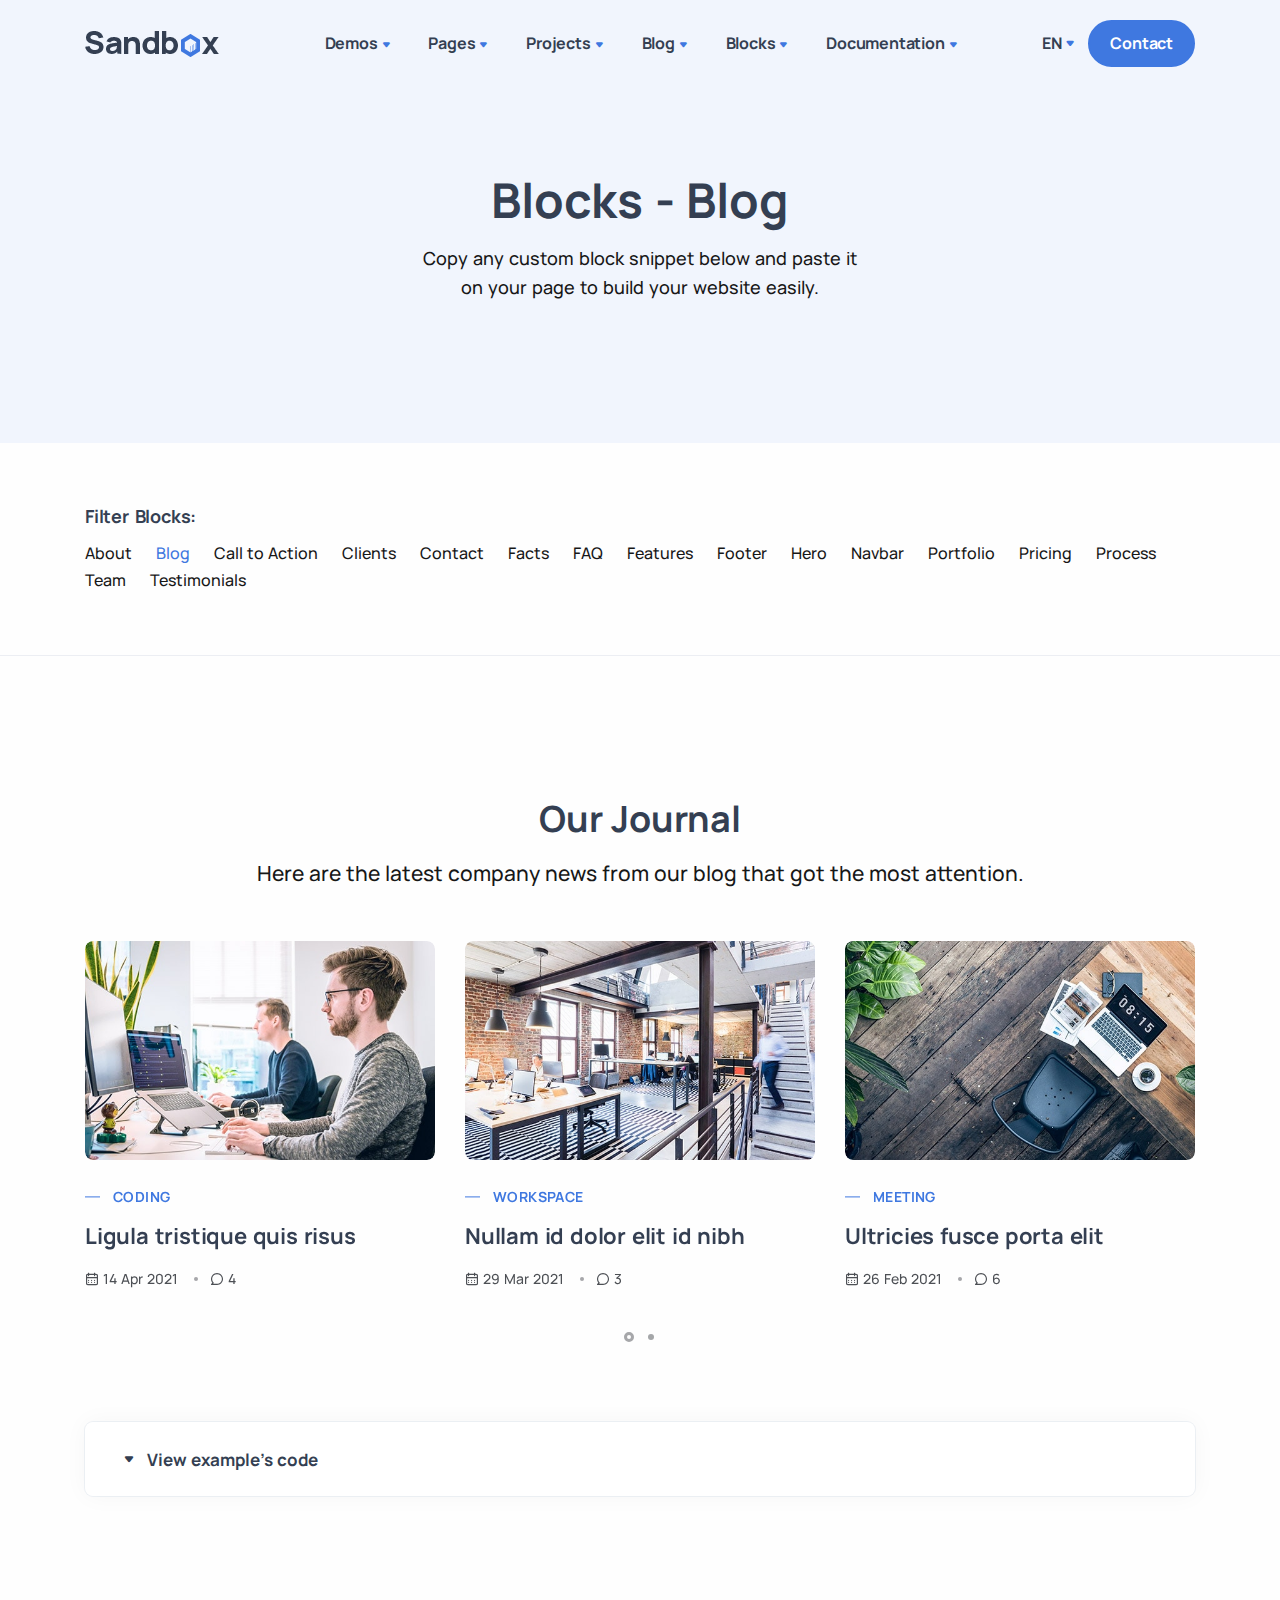
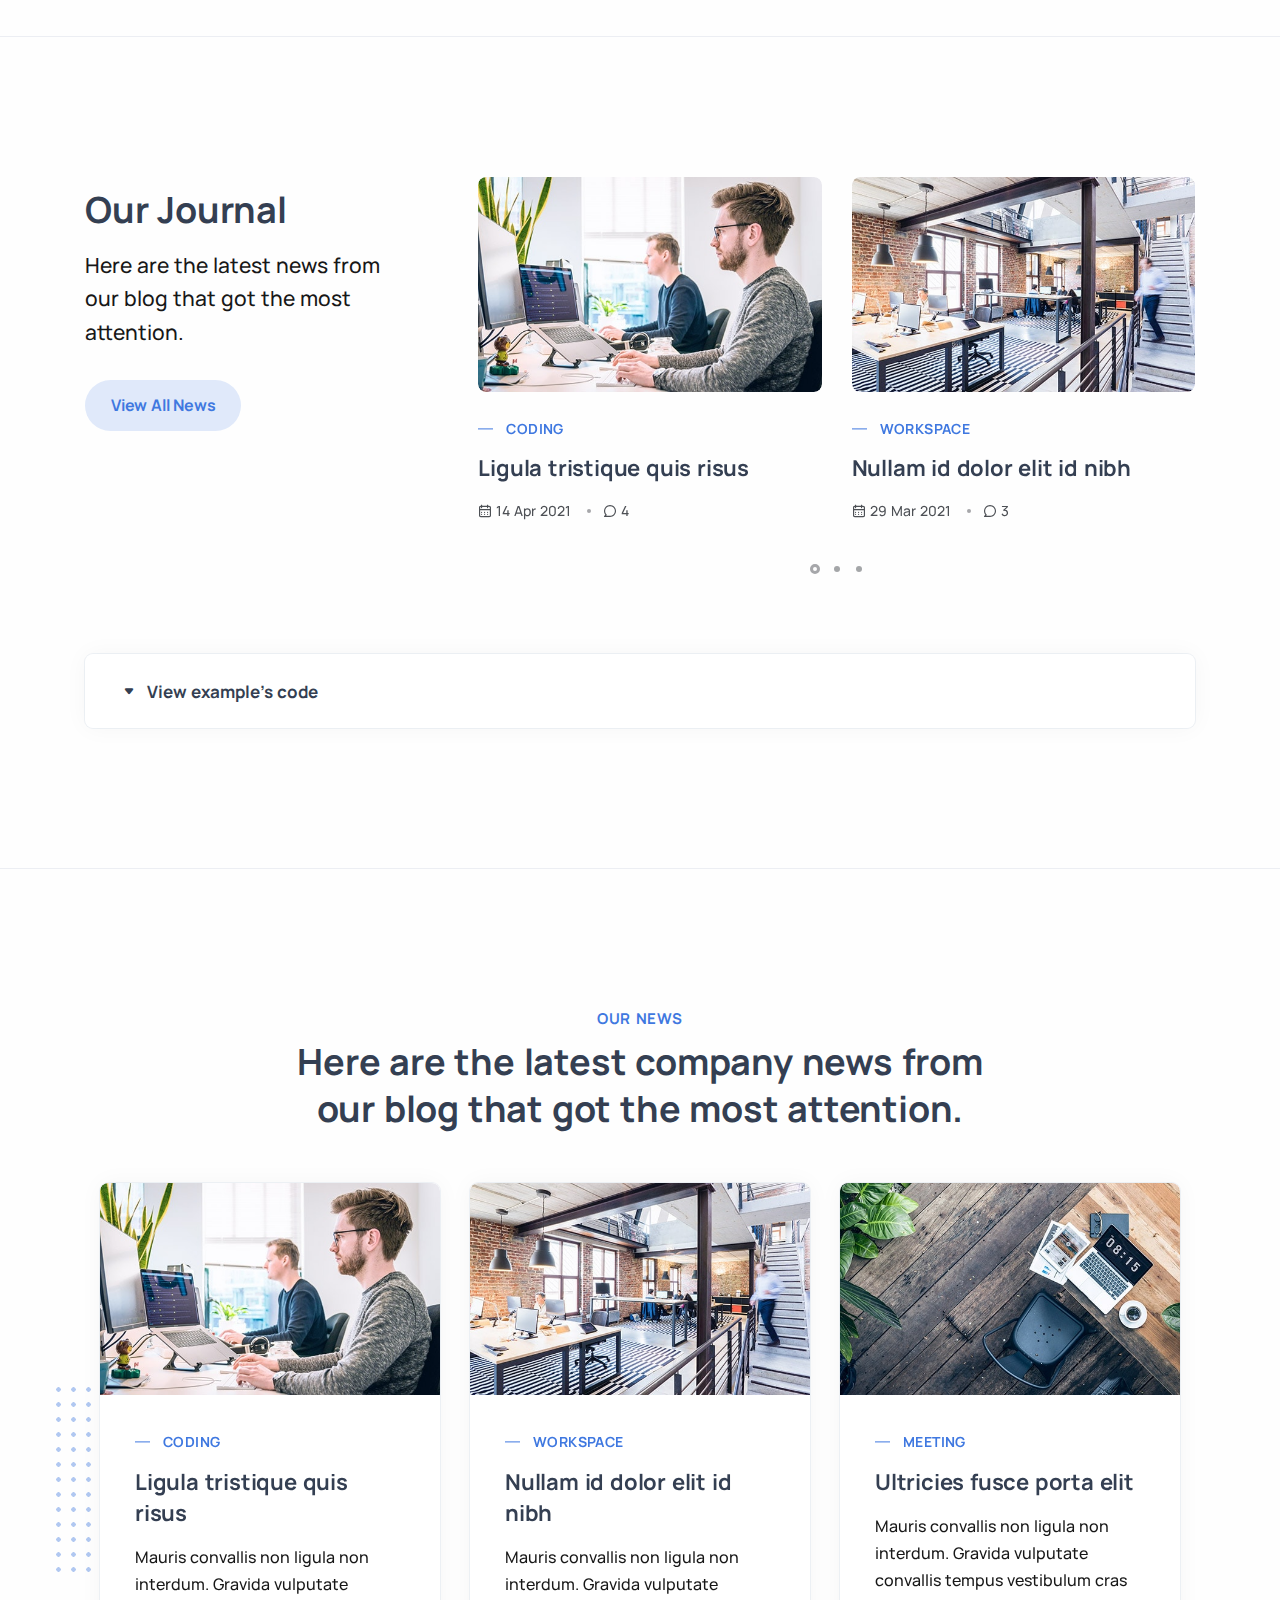
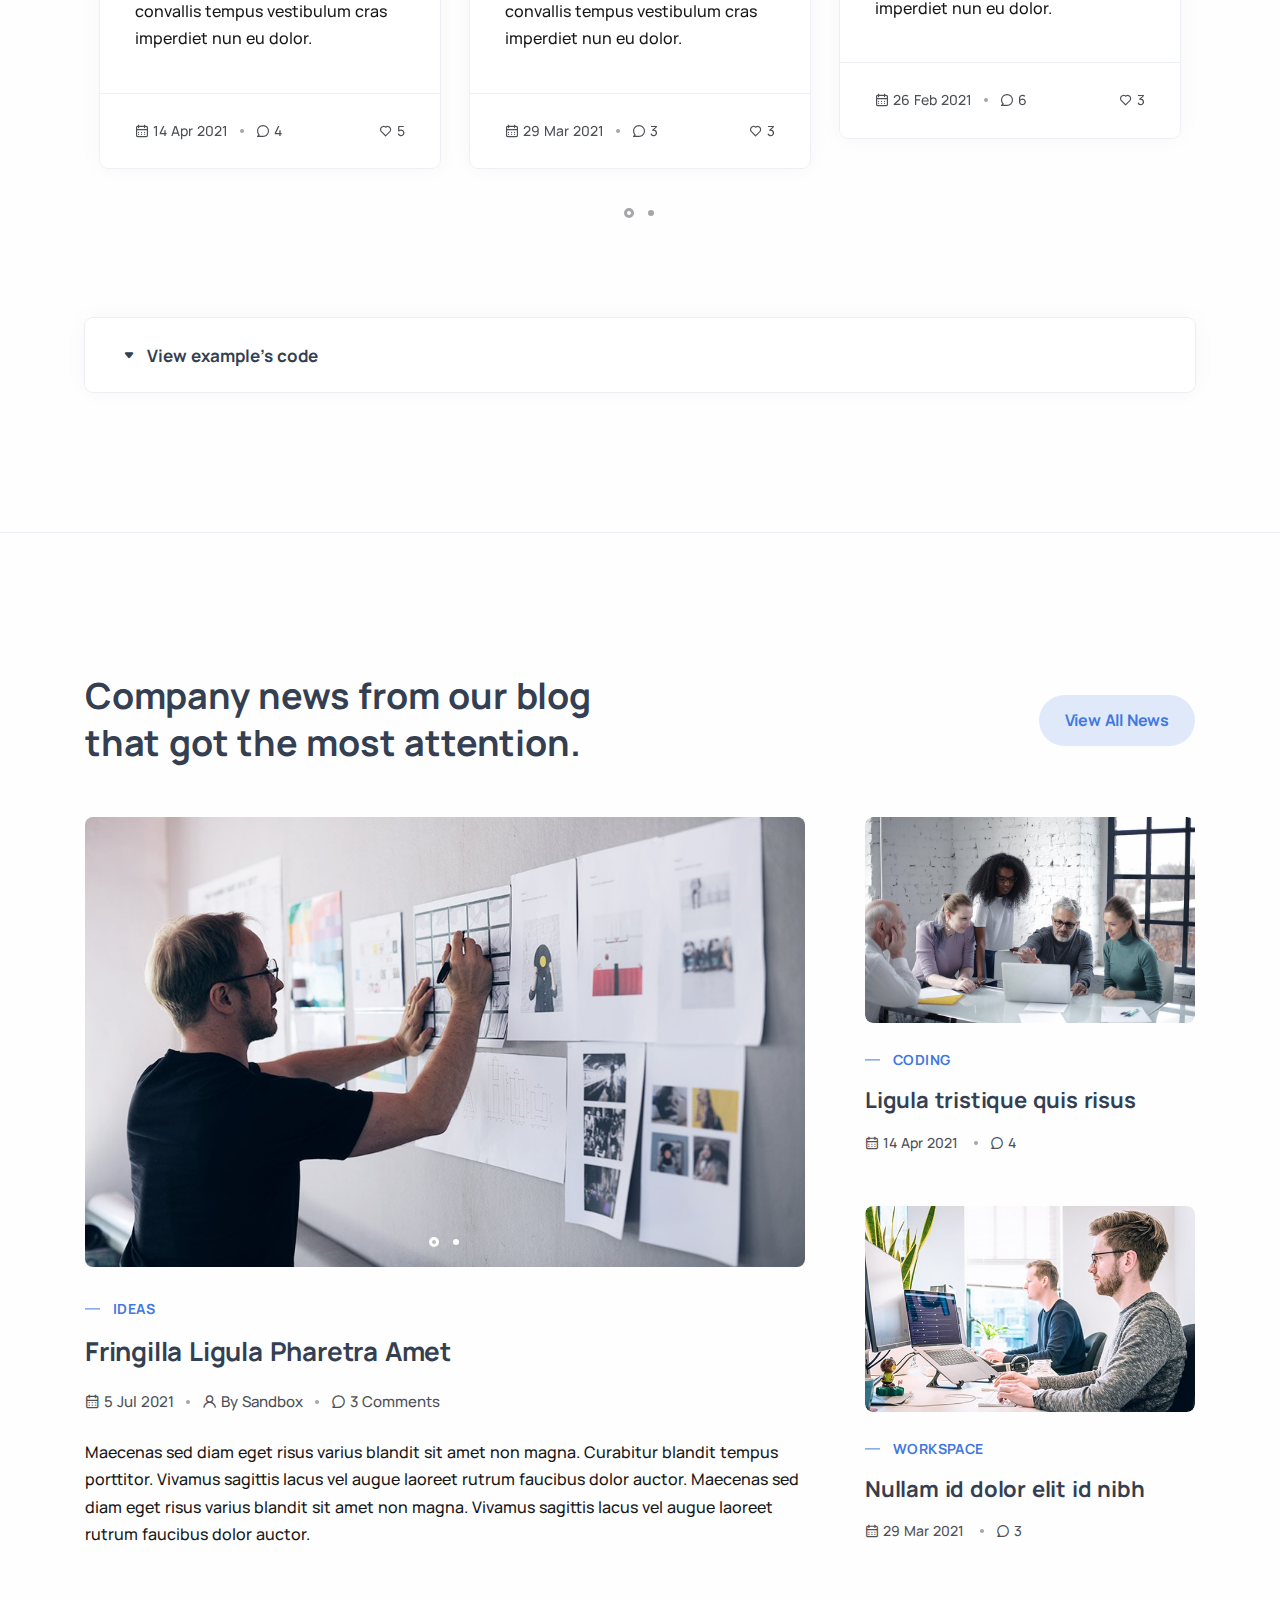
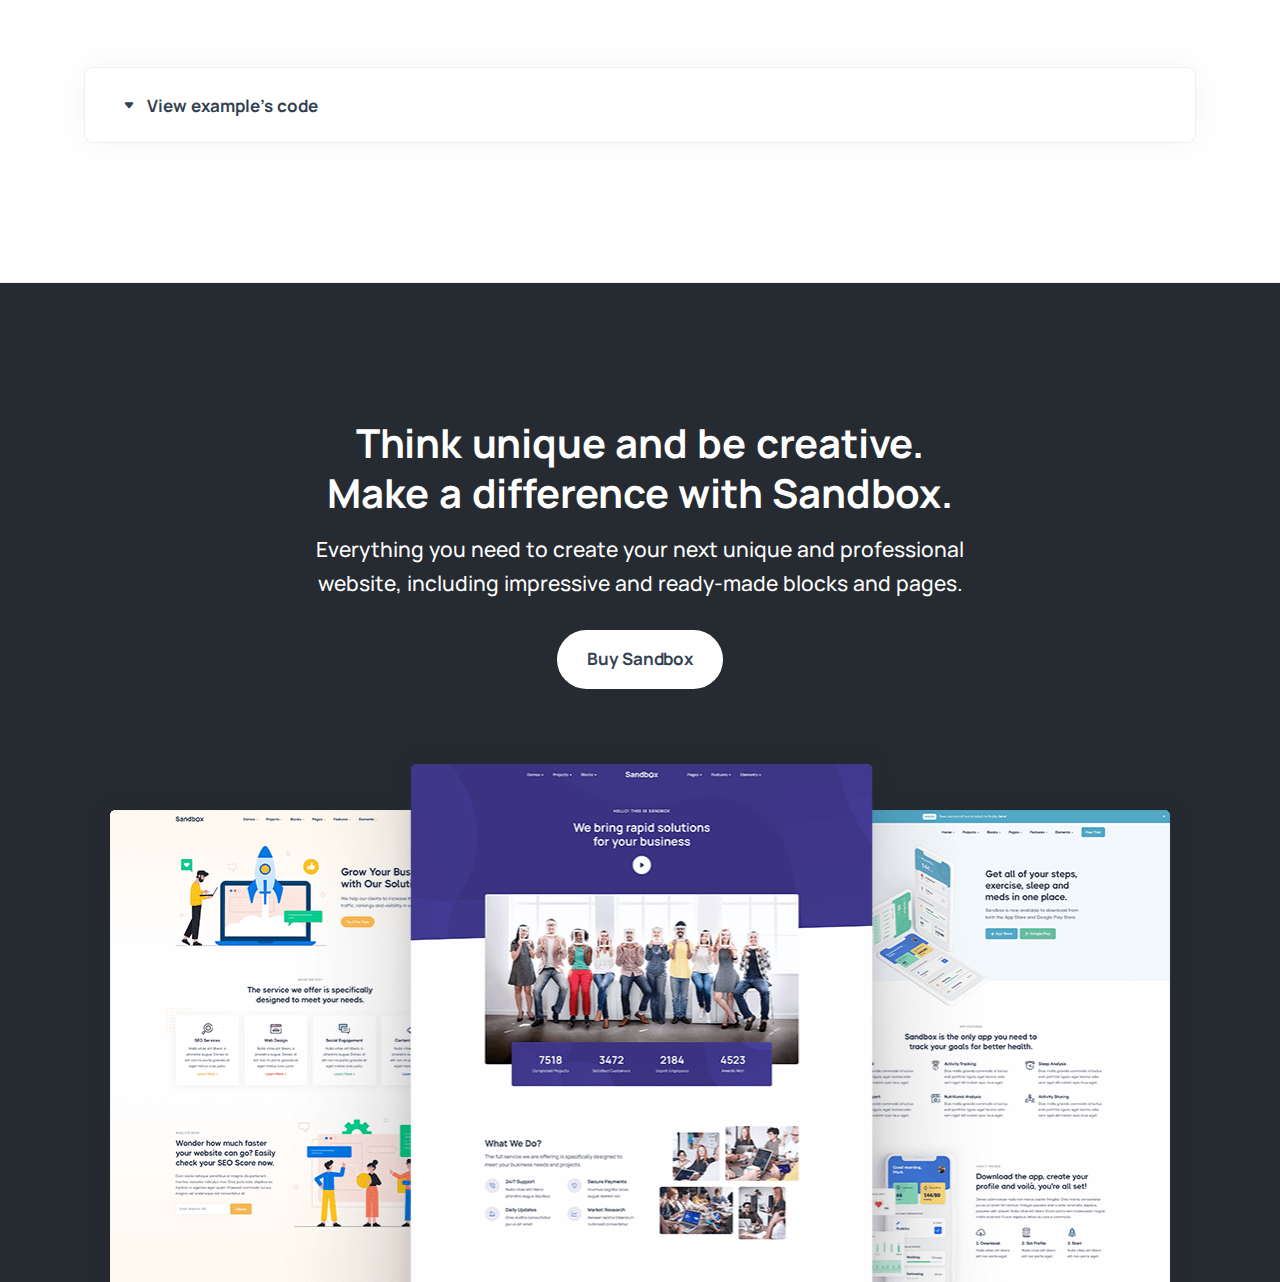
<file: docs/blocks/blog.html>
<!DOCTYPE html>
<html lang="en">

<head>
  <meta charset="utf-8">
  <meta name="viewport" content="width=device-width, initial-scale=1.0">
  <link rel="shortcut icon" href="../../assets/img/favicon.png">
  <title>Sandbox</title>
  <link rel="stylesheet" href="../../assets/css/plugins.css">
  <link rel="stylesheet" href="../../assets/css/style.css">
</head>

<body>
  <div class="content-wrapper">
    <header class="wrapper bg-soft-primary">
      <nav class="navbar navbar-expand-lg center-nav transparent navbar-light">
        <div class="container flex-lg-row flex-nowrap align-items-center">
          <div class="navbar-brand w-100">
            <a href="../../index.html">
              <img src="../../assets/img/logo.png" srcset="../../assets/img/logo@2x.png 2x" alt="" />
            </a>
          </div>
          <div class="navbar-collapse offcanvas-nav">
            <div class="offcanvas-header d-lg-none d-xl-none">
              <a href="../../index.html"><img src="../../assets/img/logo-light.png" srcset="../../assets/img/logo-light@2x.png 2x" alt="" /></a>
              <button type="button" class="btn-close btn-close-white offcanvas-close offcanvas-nav-close" aria-label="Close"></button>
            </div>
            <ul class="navbar-nav">
              <li class="nav-item"><a class="nav-link" href="#!">Demos</a>
                <ul class="dropdown-menu mega-menu mega-menu-dark mega-menu-img">
                  <li class="mega-menu-content">
                    <ul class="row row-cols-1 row-cols-lg-6 gx-0 gx-lg-4 gy-lg-2 list-unstyled">
                      <li class="col"><a class="dropdown-item" href="../../demo1.html">
                          <figure class="rounded lift d-none d-lg-block"><img src="../../assets/img/demos/mi1.jpg" srcset="../../assets/img/demos/mi1@2x.jpg 2x" alt=""></figure>
                          <span class="d-lg-none">Demo I</span>
                        </a></li>
                      <li class="col"><a class="dropdown-item" href="../../demo2.html">
                          <figure class="rounded lift d-none d-lg-block"><img src="../../assets/img/demos/mi2.jpg" srcset="../../assets/img/demos/mi2@2x.jpg 2x" alt=""></figure>
                          <span class="d-lg-none">Demo II</span>
                        </a></li>
                      <li class="col"><a class="dropdown-item" href="../../demo3.html">
                          <figure class="rounded lift d-none d-lg-block"><img src="../../assets/img/demos/mi3.jpg" srcset="../../assets/img/demos/mi3@2x.jpg 2x" alt=""></figure>
                          <span class="d-lg-none">Demo III</span>
                        </a></li>
                      <li class="col"><a class="dropdown-item" href="../../demo4.html">
                          <figure class="rounded lift d-none d-lg-block"><img src="../../assets/img/demos/mi4.jpg" srcset="../../assets/img/demos/mi4@2x.jpg 2x" alt=""></figure>
                          <span class="d-lg-none">Demo IV</span>
                        </a></li>
                      <li class="col"><a class="dropdown-item" href="../../demo5.html">
                          <figure class="rounded lift d-none d-lg-block"><img src="../../assets/img/demos/mi5.jpg" srcset="../../assets/img/demos/mi5@2x.jpg 2x" alt=""></figure>
                          <span class="d-lg-none">Demo V</span>
                        </a></li>
                      <li class="col"><a class="dropdown-item" href="../../demo6.html">
                          <figure class="rounded lift d-none d-lg-block"><img src="../../assets/img/demos/mi6.jpg" srcset="../../assets/img/demos/mi6@2x.jpg 2x" alt=""></figure>
                          <span class="d-lg-none">Demo VI</span>
                        </a></li>
                      <li class="col"><a class="dropdown-item" href="../../demo7.html">
                          <figure class="rounded lift d-none d-lg-block"><img src="../../assets/img/demos/mi7.jpg" srcset="../../assets/img/demos/mi7@2x.jpg 2x" alt=""></figure>
                          <span class="d-lg-none">Demo VII</span>
                        </a></li>
                      <li class="col"><a class="dropdown-item" href="../../demo8.html">
                          <figure class="rounded lift d-none d-lg-block"><img src="../../assets/img/demos/mi8.jpg" srcset="../../assets/img/demos/mi8@2x.jpg 2x" alt=""></figure>
                          <span class="d-lg-none">Demo VIII</span>
                        </a></li>
                      <li class="col"><a class="dropdown-item" href="../../demo9.html">
                          <figure class="rounded lift d-none d-lg-block"><img src="../../assets/img/demos/mi9.jpg" srcset="../../assets/img/demos/mi9@2x.jpg 2x" alt=""></figure>
                          <span class="d-lg-none">Demo IX</span>
                        </a></li>
                      <li class="col"><a class="dropdown-item" href="../../demo10.html">
                          <figure class="rounded lift d-none d-lg-block"><img src="../../assets/img/demos/mi10.jpg" srcset="../../assets/img/demos/mi10@2x.jpg 2x" alt=""></figure>
                          <span class="d-lg-none">Demo X</span>
                        </a></li>
                      <li class="col"><a class="dropdown-item" href="../../demo11.html">
                          <figure class="rounded lift d-none d-lg-block"><img src="../../assets/img/demos/mi11.jpg" srcset="../../assets/img/demos/mi11@2x.jpg 2x" alt=""></figure>
                          <span class="d-lg-none">Demo XI</span>
                        </a></li>
                      <li class="col"><a class="dropdown-item" href="../../demo12.html">
                          <figure class="rounded lift d-none d-lg-block"><img src="../../assets/img/demos/mi12.jpg" srcset="../../assets/img/demos/mi12@2x.jpg 2x" alt=""></figure>
                          <span class="d-lg-none">Demo XII</span>
                        </a></li>
                      <li class="col"><a class="dropdown-item" href="../../demo13.html">
                          <figure class="rounded lift d-none d-lg-block"><img src="../../assets/img/demos/mi13.jpg" srcset="../../assets/img/demos/mi13@2x.jpg 2x" alt=""></figure>
                          <span class="d-lg-none">Demo XIII</span>
                        </a></li>
                      <li class="col"><a class="dropdown-item" href="../../demo14.html">
                          <figure class="rounded lift d-none d-lg-block"><img src="../../assets/img/demos/mi14.jpg" srcset="../../assets/img/demos/mi14@2x.jpg 2x" alt=""></figure>
                          <span class="d-lg-none">Demo XIV</span>
                        </a></li>
                      <li class="col"><a class="dropdown-item" href="../../demo15.html">
                          <figure class="rounded lift d-none d-lg-block"><img src="../../assets/img/demos/mi15.jpg" srcset="../../assets/img/demos/mi15@2x.jpg 2x" alt=""></figure>
                          <span class="d-lg-none">Demo XV</span>
                        </a></li>
                      <li class="col"><a class="dropdown-item" href="../../demo16.html">
                          <figure class="rounded lift d-none d-lg-block"><img src="../../assets/img/demos/mi16.jpg" srcset="../../assets/img/demos/mi16@2x.jpg 2x" alt=""></figure>
                          <span class="d-lg-none">Demo XVI</span>
                        </a></li>
                      <li class="col"><a class="dropdown-item" href="../../demo17.html">
                          <figure class="rounded lift d-none d-lg-block"><img src="../../assets/img/demos/mi17.jpg" srcset="../../assets/img/demos/mi17@2x.jpg 2x" alt=""></figure>
                          <span class="d-lg-none">Demo XVII</span>
                        </a></li>
                      <li class="col"><a class="dropdown-item" href="../../demo18.html">
                          <figure class="rounded lift d-none d-lg-block"><img src="../../assets/img/demos/mi18.jpg" srcset="../../assets/img/demos/mi18@2x.jpg 2x" alt=""></figure>
                          <span class="d-lg-none">Demo XVIII</span>
                        </a></li>
                    </ul>
                    <!--/.row -->
                  </li>
                  <!--/.mega-menu-content-->
                </ul>
                <!--/.dropdown-menu -->
              </li>
              <li class="nav-item dropdown"><a class="nav-link dropdown-toggle" href="#!">Pages</a>
                <ul class="dropdown-menu">
                  <li class="dropdown"><a class="dropdown-item dropdown-toggle" href="#">Services</a>
                    <ul class="dropdown-menu">
                      <li class="nav-item"><a class="dropdown-item" href="../../services.html">Services I</a></li>
                      <li class="nav-item"><a class="dropdown-item" href="../../services2.html">Services II</a></li>
                    </ul>
                  </li>
                  <li class="dropdown"><a class="dropdown-item dropdown-toggle" href="#">About</a>
                    <ul class="dropdown-menu">
                      <li class="nav-item"><a class="dropdown-item" href="../../about.html">About I</a></li>
                      <li class="nav-item"><a class="dropdown-item" href="../../about2.html">About II</a></li>
                    </ul>
                  </li>
                  <li class="dropdown"><a class="dropdown-item dropdown-toggle" href="#">Contact</a>
                    <ul class="dropdown-menu">
                      <li class="nav-item"><a class="dropdown-item" href="../../contact.html">Contact I</a></li>
                      <li class="nav-item"><a class="dropdown-item" href="../../contact2.html">Contact II</a></li>
                      <li class="nav-item"><a class="dropdown-item" href="../../contact3.html">Contact III</a></li>
                    </ul>
                  </li>
                  <li class="nav-item"><a class="dropdown-item" href="../../pricing.html">Pricing</a></li>
                  <li class="nav-item"><a class="dropdown-item" href="../../onepage.html">One Page</a></li>
                </ul>
              </li>
              <li class="nav-item dropdown"><a class="nav-link dropdown-toggle" href="#!">Projects</a>
                <ul class="dropdown-menu">
                  <li class="nav-item"><a class="dropdown-item" href="../../projects.html">Projects I</a></li>
                  <li class="nav-item"><a class="dropdown-item" href="../../projects2.html">Projects II</a></li>
                  <li class="nav-item"><a class="dropdown-item" href="../../projects3.html">Projects III</a></li>
                  <li class="nav-item"><a class="dropdown-item" href="../../projects4.html">Projects IV</a></li>
                  <li class="dropdown"><a class="dropdown-item dropdown-toggle" href="#">Single Projects</a>
                    <ul class="dropdown-menu">
                      <li class="nav-item"><a class="dropdown-item" href="../../single-project.html">Single Project I</a></li>
                      <li class="nav-item"><a class="dropdown-item" href="../../single-project2.html">Single Project II</a></li>
                      <li class="nav-item"><a class="dropdown-item" href="../../single-project3.html">Single Project III</a></li>
                    </ul>
                  </li>
                </ul>
              </li>
              <li class="nav-item dropdown"><a class="nav-link dropdown-toggle" href="#!">Blog</a>
                <ul class="dropdown-menu">
                  <li class="nav-item"><a class="dropdown-item" href="../../blog.html">Blog without Sidebar</a></li>
                  <li class="nav-item"><a class="dropdown-item" href="../../blog2.html">Blog with Sidebar</a></li>
                  <li class="nav-item"><a class="dropdown-item" href="../../blog3.html">Blog with Left Sidebar</a></li>
                  <li class="dropdown"><a class="dropdown-item dropdown-toggle" href="#">Blog Posts</a>
                    <ul class="dropdown-menu">
                      <li class="nav-item"><a class="dropdown-item" href="../../blog-post.html">Post without Sidebar</a></li>
                      <li class="nav-item"><a class="dropdown-item" href="../../blog-post2.html">Post with Sidebar</a></li>
                      <li class="nav-item"><a class="dropdown-item" href="../../blog-post3.html">Post with Left Sidebar</a></li>
                    </ul>
                  </li>
                </ul>
              </li>
              <li class="nav-item"><a class="nav-link" href="#!">Blocks</a>
                <ul class="dropdown-menu mega-menu mega-menu-dark mega-menu-img">
                  <li class="mega-menu-content">
                    <ul class="row row-cols-1 row-cols-lg-6 gx-0 gx-lg-6 gy-lg-4 list-unstyled">
                      <li class="col"><a class="dropdown-item" href="../../docs/blocks/about.html">
                          <div class="rounded img-svg d-none d-lg-block p-4 mb-lg-2"><img class="rounded-0" src="../../assets/img/demos/block1.svg" alt=""></div>
                          <span>About</span>
                        </a>
                      </li>
                      <li class="col"><a class="dropdown-item" href="../../docs/blocks/blog.html">
                          <div class="rounded img-svg d-none d-lg-block p-4 mb-lg-2"><img class="rounded-0" src="../../assets/img/demos/block2.svg" alt=""></div>
                          <span>Blog</span>
                        </a>
                      </li>
                      <li class="col"><a class="dropdown-item" href="../../docs/blocks/call-to-action.html">
                          <div class="rounded img-svg d-none d-lg-block p-4 mb-lg-2"><img class="rounded-0" src="../../assets/img/demos/block3.svg" alt=""></div>
                          <span>Call to Action</span>
                        </a>
                      </li>
                      <li class="col"><a class="dropdown-item" href="../../docs/blocks/clients.html">
                          <div class="rounded img-svg d-none d-lg-block p-4 mb-lg-2"><img class="rounded-0" src="../../assets/img/demos/block4.svg" alt=""></div>
                          <span>Clients</span>
                        </a>
                      </li>
                      <li class="col"><a class="dropdown-item" href="../../docs/blocks/contact.html">
                          <div class="rounded img-svg d-none d-lg-block p-4 mb-lg-2"><img class="rounded-0" src="../../assets/img/demos/block5.svg" alt=""></div>
                          <span>Contact</span>
                        </a>
                      </li>
                      <li class="col"><a class="dropdown-item" href="../../docs/blocks/facts.html">
                          <div class="rounded img-svg d-none d-lg-block p-4 mb-lg-2"><img class="rounded-0" src="../../assets/img/demos/block6.svg" alt=""></div>
                          <span>Facts</span>
                        </a>
                      </li>
                      <li class="col"><a class="dropdown-item" href="../../docs/blocks/faq.html">
                          <div class="rounded img-svg d-none d-lg-block p-4 mb-lg-2"><img class="rounded-0" src="../../assets/img/demos/block7.svg" alt=""></div>
                          <span>FAQ</span>
                        </a>
                      </li>
                      <li class="col"><a class="dropdown-item" href="../../docs/blocks/features.html">
                          <div class="rounded img-svg d-none d-lg-block p-4 mb-lg-2"><img class="rounded-0" src="../../assets/img/demos/block8.svg" alt=""></div>
                          <span>Features</span>
                        </a>
                      </li>
                      <li class="col"><a class="dropdown-item" href="../../docs/blocks/footer.html">
                          <div class="rounded img-svg d-none d-lg-block p-4 mb-lg-2"><img class="rounded-0" src="../../assets/img/demos/block9.svg" alt=""></div>
                          <span>Footer</span>
                        </a>
                      </li>
                      <li class="col"><a class="dropdown-item" href="../../docs/blocks/hero.html">
                          <div class="rounded img-svg d-none d-lg-block p-4 mb-lg-2"><img class="rounded-0" src="../../assets/img/demos/block10.svg" alt=""></div>
                          <span>Hero</span>
                        </a>
                      </li>
                      <li class="col"><a class="dropdown-item" href="../../docs/blocks/navbar.html">
                          <div class="rounded img-svg d-none d-lg-block p-4 mb-lg-2"><img class="rounded-0" src="../../assets/img/demos/block11.svg" alt=""></div>
                          <span>Navbar</span>
                        </a>
                      </li>
                      <li class="col"><a class="dropdown-item" href="../../docs/blocks/portfolio.html">
                          <div class="rounded img-svg d-none d-lg-block p-4 mb-lg-2"><img class="rounded-0" src="../../assets/img/demos/block12.svg" alt=""></div>
                          <span>Portfolio</span>
                        </a>
                      </li>
                      <li class="col"><a class="dropdown-item" href="../../docs/blocks/pricing.html">
                          <div class="rounded img-svg d-none d-lg-block p-4 mb-lg-2"><img class="rounded-0" src="../../assets/img/demos/block13.svg" alt=""></div>
                          <span>Pricing</span>
                        </a>
                      </li>
                      <li class="col"><a class="dropdown-item" href="../../docs/blocks/process.html">
                          <div class="rounded img-svg d-none d-lg-block p-4 mb-lg-2"><img class="rounded-0" src="../../assets/img/demos/block14.svg" alt=""></div>
                          <span>Process</span>
                        </a>
                      </li>
                      <li class="col"><a class="dropdown-item" href="../../docs/blocks/team.html">
                          <div class="rounded img-svg d-none d-lg-block p-4 mb-lg-2"><img class="rounded-0" src="../../assets/img/demos/block15.svg" alt=""></div>
                          <span>Team</span>
                        </a>
                      </li>
                      <li class="col"><a class="dropdown-item" href="../../docs/blocks/testimonials.html">
                          <div class="rounded img-svg d-none d-lg-block p-4 mb-lg-2"><img class="rounded-0" src="../../assets/img/demos/block16.svg" alt=""></div>
                          <span>Testimonials</span>
                        </a>
                      </li>
                    </ul>
                    <!--/.row -->
                  </li>
                  <!--/.mega-menu-content-->
                </ul>
                <!--/.dropdown-menu -->
              </li>
              <li class="nav-item"><a class="nav-link" href="../../docs/index.html">Documentation</a>
                <ul class="dropdown-menu mega-menu">
                  <li class="mega-menu-content">
                    <div class="row gx-0 gx-lg-3">
                      <div class="col-lg-4">
                        <h6 class="dropdown-header">Usage</h6>
                        <ul class="list-unstyled cc-2 pb-lg-1">
                          <li><a class="dropdown-item" href="../../docs/index.html">Get Started</a></li>
                          <li><a class="dropdown-item" href="../../docs/forms.html">Forms</a></li>
                          <li><a class="dropdown-item" href="../../docs/faq.html">FAQ</a></li>
                          <li><a class="dropdown-item" href="../../docs/changelog.html">Changelog</a></li>
                          <li><a class="dropdown-item" href="../../docs/credits.html">Credits</a></li>
                        </ul>
                        <h6 class="dropdown-header mt-lg-6">Styleguide</h6>
                        <ul class="list-unstyled cc-2">
                          <li><a class="dropdown-item" href="../../docs/styleguide/colors.html">Colors</a></li>
                          <li><a class="dropdown-item" href="../../docs/styleguide/fonts.html">Fonts</a></li>
                          <li><a class="dropdown-item" href="../../docs/styleguide/duotone-icons.html">Duotone Icons</a></li>
                          <li><a class="dropdown-item" href="../../docs/styleguide/unicons.html">Unicons</a></li>
                          <li><a class="dropdown-item" href="../../docs/styleguide/illustrations.html">Illustrations</a></li>
                          <li><a class="dropdown-item" href="../../docs/styleguide/media.html">Media</a></li>
                          <li><a class="dropdown-item" href="../../docs/styleguide/abstract.html">Abstract Images</a></li>
                          <li><a class="dropdown-item" href="../../docs/styleguide/misc.html">Misc</a></li>
                        </ul>
                      </div>
                      <!--/column -->
                      <div class="col-lg-8">
                        <h6 class="dropdown-header">Elements</h6>
                        <ul class="list-unstyled cc-3">
                          <li><a class="dropdown-item" href="../../docs/elements/accordion.html">Accordion</a></li>
                          <li><a class="dropdown-item" href="../../docs/elements/alerts.html">Alerts</a></li>
                          <li><a class="dropdown-item" href="../../docs/elements/animations.html">Animations</a></li>
                          <li><a class="dropdown-item" href="../../docs/elements/avatars.html">Avatars</a></li>
                          <li><a class="dropdown-item" href="../../docs/elements/background.html">Background</a></li>
                          <li><a class="dropdown-item" href="../../docs/elements/badges.html">Badges</a></li>
                          <li><a class="dropdown-item" href="../../docs/elements/breadcrumb.html">Breadcrumb</a></li>
                          <li><a class="dropdown-item" href="../../docs/elements/buttons.html">Buttons</a></li>
                          <li><a class="dropdown-item" href="../../docs/elements/carousel.html">Carousel</a></li>
                          <li><a class="dropdown-item" href="../../docs/elements/dividers.html">Dividers</a></li>
                          <li><a class="dropdown-item" href="../../docs/elements/form-elements.html">Form Elements</a></li>
                          <li><a class="dropdown-item" href="../../docs/elements/hover.html">Hover</a></li>
                          <li><a class="dropdown-item" href="../../docs/elements/image-mask.html">Image Mask</a></li>
                          <li><a class="dropdown-item" href="../../docs/elements/lightbox.html">Lightbox</a></li>
                          <li><a class="dropdown-item" href="../../docs/elements/lists.html">Lists</a></li>
                          <li><a class="dropdown-item" href="../../docs/elements/player.html">Media Player</a></li>
                          <li><a class="dropdown-item" href="../../docs/elements/modal.html">Modal</a></li>
                          <li><a class="dropdown-item" href="../../docs/elements/progressbar.html">Progressbar</a></li>
                          <li><a class="dropdown-item" href="../../docs/elements/shadows.html">Shadows</a></li>
                          <li><a class="dropdown-item" href="../../docs/elements/shapes.html">Shapes</a></li>
                          <li><a class="dropdown-item" href="../../docs/elements/tables.html">Tables</a></li>
                          <li><a class="dropdown-item" href="../../docs/elements/tabs.html">Tabs</a></li>
                          <li><a class="dropdown-item" href="../../docs/elements/text-highlight.html">Text Highlight</a></li>
                          <li><a class="dropdown-item" href="../../docs/elements/tooltips-popovers.html">Tooltips & Popovers</a></li>
                          <li><a class="dropdown-item" href="../../docs/elements/typed-text.html">Typed Text</a></li>
                          <li><a class="dropdown-item" href="../../docs/elements/typography.html">Typography</a></li>
                        </ul>
                      </div>
                      <!--/column -->
                    </div>
                    <!--/.row -->
                  </li>
                  <!--/.mega-menu-content-->
                </ul>
                <!--/.dropdown-menu -->
              </li>
            </ul>
            <!-- /.navbar-nav -->
          </div>
          <!-- /.navbar-collapse -->
          <div class="navbar-other w-100 d-flex ms-auto">
            <ul class="navbar-nav flex-row align-items-center ms-auto" data-sm-skip="true">
              <li class="nav-item dropdown language-select text-uppercase">
                <a class="nav-link dropdown-item dropdown-toggle" href="#" role="button" data-bs-toggle="dropdown" aria-haspopup="true" aria-expanded="false">En</a>
                <ul class="dropdown-menu">
                  <li class="nav-item"><a class="dropdown-item" href="#">En</a></li>
                  <li class="nav-item"><a class="dropdown-item" href="#">De</a></li>
                  <li class="nav-item"><a class="dropdown-item" href="#">Es</a></li>
                </ul>
              </li>
              <li class="nav-item d-none d-md-block">
                <a href="../../contact.html" class="btn btn-sm btn-primary rounded-pill">Contact</a>
              </li>
              <li class="nav-item d-lg-none">
                <div class="navbar-hamburger"><button class="hamburger animate plain" data-toggle="offcanvas-nav"><span></span></button></div>
              </li>
            </ul>
            <!-- /.navbar-nav -->
          </div>
          <!-- /.navbar-other -->
        </div>
        <!-- /.container -->
      </nav>
      <!-- /.navbar -->
    </header>
    <!-- /header -->
    <section class="wrapper bg-soft-primary">
      <div class="container pt-10 pb-12 pt-md-14 pb-md-16 text-center">
        <div class="row">
          <div class="col-md-9 col-lg-7 col-xl-5 mx-auto">
            <h1 class="display-1 mb-3">Blocks - Blog</h1>
            <p class="lead px-xxl-10">Copy any custom block snippet below and paste it on your page to build your website easily.</p>
          </div>
          <!-- /column -->
        </div>
        <!-- /.row -->
      </div>
      <!-- /.container -->
    </section>
    <!-- /section -->
    <section class="wrapper bg-light wrapper-border">
      <div class="container py-11">
        <div class="filter basic-filter">
          <h2 class="h5">Filter Blocks:</h2>
          <ul>
            <li><a href="../../docs/blocks/about.html">About</a></li>
            <li><a href="../../docs/blocks/blog.html" class="active">Blog</a></li>
            <li><a href="../../docs/blocks/call-to-action.html">Call to Action</a></li>
            <li><a href="../../docs/blocks/clients.html">Clients</a></li>
            <li><a href="../../docs/blocks/contact.html">Contact</a></li>
            <li><a href="../../docs/blocks/facts.html">Facts</a></li>
            <li><a href="../../docs/blocks/faq.html">FAQ</a></li>
            <li><a href="../../docs/blocks/features.html">Features</a></li>
            <li><a href="../../docs/blocks/footer.html">Footer</a></li>
            <li><a href="../../docs/blocks/hero.html">Hero</a></li>
            <li><a href="../../docs/blocks/navbar.html">Navbar</a></li>
            <li><a href="../../docs/blocks/portfolio.html">Portfolio</a></li>
            <li><a href="../../docs/blocks/pricing.html">Pricing</a></li>
            <li><a href="../../docs/blocks/process.html">Process</a></li>
            <li><a href="../../docs/blocks/team.html">Team</a></li>
            <li><a href="../../docs/blocks/testimonials.html">Testimonials</a></li>
          </ul>
        </div>
        <!--/.filter -->
      </div>
      <!-- /.container -->
    </section>
    <!-- /section -->
    <section id="snippet-1" class="wrapper bg-light wrapper-border">
      <div class="container pt-15 pt-md-17 pb-13 pb-md-15">
        <h2 class="display-4 mb-3 text-center">Our Journal</h2>
        <p class="lead fs-lg mb-10 text-center px-md-16 px-lg-21 px-xl-0">Here are the latest company news from our blog that got the most attention.</p>
        <div class="carousel owl-carousel blog grid-view" data-margin="30" data-dots="true" data-autoplay="false" data-autoplay-timeout="5000" data-responsive='{"0":{"items": "1"}, "768":{"items": "2"}, "992":{"items": "2"}, "1200":{"items": "3"}}'>
          <div class="item">
            <article>
              <figure class="overlay overlay1 hover-scale rounded mb-5"><a href="#"> <img src="../../assets/img/photos/b4.jpg" alt="" /></a>
                <figcaption>
                  <h5 class="from-top mb-0">Read More</h5>
                </figcaption>
              </figure>
              <div class="post-header">
                <div class="post-category text-line">
                  <a href="#" class="hover" rel="category">Coding</a>
                </div>
                <!-- /.post-category -->
                <h2 class="post-title h3 mt-1 mb-3"><a class="link-dark" href="../../blog-post.html">Ligula tristique quis risus</a></h2>
              </div>
              <!-- /.post-header -->
              <div class="post-footer">
                <ul class="post-meta">
                  <li class="post-date"><i class="uil uil-calendar-alt"></i><span>14 Apr 2021</span></li>
                  <li class="post-comments"><a href="#"><i class="uil uil-comment"></i>4</a></li>
                </ul>
                <!-- /.post-meta -->
              </div>
              <!-- /.post-footer -->
            </article>
            <!-- /article -->
          </div>
          <!-- /.item -->
          <div class="item">
            <article>
              <figure class="overlay overlay1 hover-scale rounded mb-5"><a href="#"> <img src="../../assets/img/photos/b5.jpg" alt="" /></a>
                <figcaption>
                  <h5 class="from-top mb-0">Read More</h5>
                </figcaption>
              </figure>
              <div class="post-header">
                <div class="post-category text-line">
                  <a href="#" class="hover" rel="category">Workspace</a>
                </div>
                <!-- /.post-category -->
                <h2 class="post-title h3 mt-1 mb-3"><a class="link-dark" href="../../blog-post.html">Nullam id dolor elit id nibh</a></h2>
              </div>
              <!-- /.post-header -->
              <div class="post-footer">
                <ul class="post-meta">
                  <li class="post-date"><i class="uil uil-calendar-alt"></i><span>29 Mar 2021</span></li>
                  <li class="post-comments"><a href="#"><i class="uil uil-comment"></i>3</a></li>
                </ul>
                <!-- /.post-meta -->
              </div>
              <!-- /.post-footer -->
            </article>
            <!-- /article -->
          </div>
          <!-- /.item -->
          <div class="item">
            <article>
              <figure class="overlay overlay1 hover-scale rounded mb-5"><a href="#"> <img src="../../assets/img/photos/b6.jpg" alt="" /></a>
                <figcaption>
                  <h5 class="from-top mb-0">Read More</h5>
                </figcaption>
              </figure>
              <div class="post-header">
                <div class="post-category text-line">
                  <a href="#" class="hover" rel="category">Meeting</a>
                </div>
                <!-- /.post-category -->
                <h2 class="post-title h3 mt-1 mb-3"><a class="link-dark" href="../../blog-post.html">Ultricies fusce porta elit</a></h2>
              </div>
              <!-- /.post-header -->
              <div class="post-footer">
                <ul class="post-meta">
                  <li class="post-date"><i class="uil uil-calendar-alt"></i><span>26 Feb 2021</span></li>
                  <li class="post-comments"><a href="#"><i class="uil uil-comment"></i>6</a></li>
                </ul>
                <!-- /.post-meta -->
              </div>
              <!-- /.post-footer -->
            </article>
            <!-- /article -->
          </div>
          <!-- /.item -->
          <div class="item">
            <article>
              <figure class="overlay overlay1 hover-scale rounded mb-5"><a href="#"> <img src="../../assets/img/photos/b7.jpg" alt="" /></a>
                <figcaption>
                  <h5 class="from-top mb-0">Read More</h5>
                </figcaption>
              </figure>
              <div class="post-header">
                <div class="post-category text-line">
                  <a href="#" class="hover" rel="category">Business Tips</a>
                </div>
                <!-- /.post-category -->
                <h2 class="post-title h3 mt-1 mb-3"><a class="link-dark" href="../../blog-post.html">Morbi leo risus porta eget</a></h2>
              </div>
              <div class="post-footer">
                <ul class="post-meta">
                  <li class="post-date"><i class="uil uil-calendar-alt"></i><span>7 Jan 2021</span></li>
                  <li class="post-comments"><a href="#"><i class="uil uil-comment"></i>2</a></li>
                </ul>
                <!-- /.post-meta -->
              </div>
              <!-- /.post-footer -->
            </article>
            <!-- /article -->
          </div>
          <!-- /.item -->
        </div>
        <!-- /.owl-carousel -->
      </div>
      <!-- /.container -->
      <div class="container pb-15 pb-md-17">
        <div class="card">
          <div class="card-footer border-0 position-relative">
            <a class="collapse-link collapsed stretched-link" data-bs-toggle="collapse" href="#collapse-snippet-1">View example's code</a>
          </div>
          <!--/.card-footer -->
          <div id="collapse-snippet-1" class="card-footer bg-dark p-0 accordion-collapse collapse">
            <div class="code-wrapper">
              <div class="code-wrapper-inner">
                <pre class="language-html"><code>&lt;section class=&quot;wrapper bg-light&quot;&gt;
  &lt;div class=&quot;container py-14 py-md-16&quot;&gt;
    &lt;h2 class=&quot;display-4 mb-3 text-center&quot;&gt;Our Journal&lt;/h2&gt;
    &lt;p class=&quot;lead fs-lg mb-10 text-center px-md-16 px-lg-21 px-xl-0&quot;&gt;Here are the latest company news from our blog that got the most attention.&lt;/p&gt;
    &lt;div class=&quot;carousel owl-carousel blog grid-view&quot; data-margin=&quot;30&quot; data-dots=&quot;true&quot; data-autoplay=&quot;false&quot; data-autoplay-timeout=&quot;5000&quot; data-responsive=&apos;{&quot;0&quot;:{&quot;items&quot;: &quot;1&quot;}, &quot;768&quot;:{&quot;items&quot;: &quot;2&quot;}, &quot;992&quot;:{&quot;items&quot;: &quot;2&quot;}, &quot;1200&quot;:{&quot;items&quot;: &quot;3&quot;}}&apos;&gt;
      &lt;div class=&quot;item&quot;&gt;
        &lt;article&gt;
          &lt;figure class=&quot;overlay overlay1 hover-scale rounded mb-5&quot;&gt;&lt;a href=&quot;#&quot;&gt; &lt;img src=&quot;./assets/img/photos/b4.jpg&quot; alt=&quot;&quot; /&gt;&lt;/a&gt;
            &lt;figcaption&gt;
              &lt;h5 class=&quot;from-top mb-0&quot;&gt;Read More&lt;/h5&gt;
            &lt;/figcaption&gt;
          &lt;/figure&gt;
          &lt;div class=&quot;post-header&quot;&gt;
            &lt;div class=&quot;post-category text-line&quot;&gt;
              &lt;a href=&quot;#&quot; class=&quot;hover&quot; rel=&quot;category&quot;&gt;Coding&lt;/a&gt;
            &lt;/div&gt;
            &lt;!-- /.post-category --&gt;
            &lt;h2 class=&quot;post-title h3 mt-1 mb-3&quot;&gt;&lt;a class=&quot;link-dark&quot; href=&quot;./blog-post.html&quot;&gt;Ligula tristique quis risus&lt;/a&gt;&lt;/h2&gt;
          &lt;/div&gt;
          &lt;!-- /.post-header --&gt;
          &lt;div class=&quot;post-footer&quot;&gt;
            &lt;ul class=&quot;post-meta&quot;&gt;
              &lt;li class=&quot;post-date&quot;&gt;&lt;i class=&quot;uil uil-calendar-alt&quot;&gt;&lt;/i&gt;&lt;span&gt;14 Apr 2021&lt;/span&gt;&lt;/li&gt;
              &lt;li class=&quot;post-comments&quot;&gt;&lt;a href=&quot;#&quot;&gt;&lt;i class=&quot;uil uil-comment&quot;&gt;&lt;/i&gt;4&lt;/a&gt;&lt;/li&gt;
            &lt;/ul&gt;
            &lt;!-- /.post-meta --&gt;
          &lt;/div&gt;
          &lt;!-- /.post-footer --&gt;
        &lt;/article&gt;
        &lt;!-- /article --&gt;
      &lt;/div&gt;
      &lt;!-- /.item --&gt;
      &lt;div class=&quot;item&quot;&gt;
        &lt;article&gt;
          &lt;figure class=&quot;overlay overlay1 hover-scale rounded mb-5&quot;&gt;&lt;a href=&quot;#&quot;&gt; &lt;img src=&quot;./assets/img/photos/b5.jpg&quot; alt=&quot;&quot; /&gt;&lt;/a&gt;
            &lt;figcaption&gt;
              &lt;h5 class=&quot;from-top mb-0&quot;&gt;Read More&lt;/h5&gt;
            &lt;/figcaption&gt;
          &lt;/figure&gt;
          &lt;div class=&quot;post-header&quot;&gt;
            &lt;div class=&quot;post-category text-line&quot;&gt;
              &lt;a href=&quot;#&quot; class=&quot;hover&quot; rel=&quot;category&quot;&gt;Workspace&lt;/a&gt;
            &lt;/div&gt;
            &lt;!-- /.post-category --&gt;
            &lt;h2 class=&quot;post-title h3 mt-1 mb-3&quot;&gt;&lt;a class=&quot;link-dark&quot; href=&quot;./blog-post.html&quot;&gt;Nullam id dolor elit id nibh&lt;/a&gt;&lt;/h2&gt;
          &lt;/div&gt;
          &lt;!-- /.post-header --&gt;
          &lt;div class=&quot;post-footer&quot;&gt;
            &lt;ul class=&quot;post-meta&quot;&gt;
              &lt;li class=&quot;post-date&quot;&gt;&lt;i class=&quot;uil uil-calendar-alt&quot;&gt;&lt;/i&gt;&lt;span&gt;29 Mar 2021&lt;/span&gt;&lt;/li&gt;
              &lt;li class=&quot;post-comments&quot;&gt;&lt;a href=&quot;#&quot;&gt;&lt;i class=&quot;uil uil-comment&quot;&gt;&lt;/i&gt;3&lt;/a&gt;&lt;/li&gt;
            &lt;/ul&gt;
            &lt;!-- /.post-meta --&gt;
          &lt;/div&gt;
          &lt;!-- /.post-footer --&gt;
        &lt;/article&gt;
        &lt;!-- /article --&gt;
      &lt;/div&gt;
      &lt;!-- /.item --&gt;
      &lt;div class=&quot;item&quot;&gt;
        &lt;article&gt;
          &lt;figure class=&quot;overlay overlay1 hover-scale rounded mb-5&quot;&gt;&lt;a href=&quot;#&quot;&gt; &lt;img src=&quot;./assets/img/photos/b6.jpg&quot; alt=&quot;&quot; /&gt;&lt;/a&gt;
            &lt;figcaption&gt;
              &lt;h5 class=&quot;from-top mb-0&quot;&gt;Read More&lt;/h5&gt;
            &lt;/figcaption&gt;
          &lt;/figure&gt;
          &lt;div class=&quot;post-header&quot;&gt;
            &lt;div class=&quot;post-category text-line&quot;&gt;
              &lt;a href=&quot;#&quot; class=&quot;hover&quot; rel=&quot;category&quot;&gt;Meeting&lt;/a&gt;
            &lt;/div&gt;
            &lt;!-- /.post-category --&gt;
            &lt;h2 class=&quot;post-title h3 mt-1 mb-3&quot;&gt;&lt;a class=&quot;link-dark&quot; href=&quot;./blog-post.html&quot;&gt;Ultricies fusce porta elit&lt;/a&gt;&lt;/h2&gt;
          &lt;/div&gt;
          &lt;!-- /.post-header --&gt;
          &lt;div class=&quot;post-footer&quot;&gt;
            &lt;ul class=&quot;post-meta&quot;&gt;
              &lt;li class=&quot;post-date&quot;&gt;&lt;i class=&quot;uil uil-calendar-alt&quot;&gt;&lt;/i&gt;&lt;span&gt;26 Feb 2021&lt;/span&gt;&lt;/li&gt;
              &lt;li class=&quot;post-comments&quot;&gt;&lt;a href=&quot;#&quot;&gt;&lt;i class=&quot;uil uil-comment&quot;&gt;&lt;/i&gt;6&lt;/a&gt;&lt;/li&gt;
            &lt;/ul&gt;
            &lt;!-- /.post-meta --&gt;
          &lt;/div&gt;
          &lt;!-- /.post-footer --&gt;
        &lt;/article&gt;
        &lt;!-- /article --&gt;
      &lt;/div&gt;
      &lt;!-- /.item --&gt;
      &lt;div class=&quot;item&quot;&gt;
        &lt;article&gt;
          &lt;figure class=&quot;overlay overlay1 hover-scale rounded mb-5&quot;&gt;&lt;a href=&quot;#&quot;&gt; &lt;img src=&quot;./assets/img/photos/b7.jpg&quot; alt=&quot;&quot; /&gt;&lt;/a&gt;
            &lt;figcaption&gt;
              &lt;h5 class=&quot;from-top mb-0&quot;&gt;Read More&lt;/h5&gt;
            &lt;/figcaption&gt;
          &lt;/figure&gt;
          &lt;div class=&quot;post-header&quot;&gt;
            &lt;div class=&quot;post-category text-line&quot;&gt;
              &lt;a href=&quot;#&quot; class=&quot;hover&quot; rel=&quot;category&quot;&gt;Business Tips&lt;/a&gt;
            &lt;/div&gt;
            &lt;!-- /.post-category --&gt;
            &lt;h2 class=&quot;post-title h3 mt-1 mb-3&quot;&gt;&lt;a class=&quot;link-dark&quot; href=&quot;./blog-post.html&quot;&gt;Morbi leo risus porta eget&lt;/a&gt;&lt;/h2&gt;
          &lt;/div&gt;
          &lt;div class=&quot;post-footer&quot;&gt;
            &lt;ul class=&quot;post-meta&quot;&gt;
              &lt;li class=&quot;post-date&quot;&gt;&lt;i class=&quot;uil uil-calendar-alt&quot;&gt;&lt;/i&gt;&lt;span&gt;7 Jan 2021&lt;/span&gt;&lt;/li&gt;
              &lt;li class=&quot;post-comments&quot;&gt;&lt;a href=&quot;#&quot;&gt;&lt;i class=&quot;uil uil-comment&quot;&gt;&lt;/i&gt;2&lt;/a&gt;&lt;/li&gt;
            &lt;/ul&gt;
            &lt;!-- /.post-meta --&gt;
          &lt;/div&gt;
          &lt;!-- /.post-footer --&gt;
        &lt;/article&gt;
        &lt;!-- /article --&gt;
      &lt;/div&gt;
      &lt;!-- /.item --&gt;
    &lt;/div&gt;
    &lt;!-- /.owl-carousel --&gt;
  &lt;/div&gt;
  &lt;!-- /.container --&gt;
&lt;/section&gt;
&lt;!-- /section --&gt;</code></pre>
              </div>
              <!--/.code-wrapper-inner -->
            </div>
            <!--/.code-wrapper -->
          </div>
          <!--/.card-footer -->
        </div>
        <!--/.card -->
      </div>
      <!-- /.container -->
    </section>
    <!-- /section -->
    <section id="snippet-2" class="wrapper bg-light wrapper-border">
      <div class="container pt-15 pt-md-17 pb-13 pb-md-15">
        <div class="row gx-lg-8 gx-xl-12 gy-10 gy-lg-0">
          <div class="col-lg-4 mt-lg-2">
            <h2 class="display-4 mb-3">Our Journal</h2>
            <p class="lead fs-lg mb-6 pe-xxl-5">Here are the latest news from our blog that got the most attention.</p>
            <a href="#" class="btn btn-soft-primary rounded-pill">View All News</a>
          </div>
          <!-- /column -->
          <div class="col-lg-8">
            <div class="carousel owl-carousel blog grid-view" data-margin="30" data-dots="true" data-autoplay="false" data-autoplay-timeout="5000" data-responsive='{"0":{"items": "1"}, "768":{"items": "2"}, "992":{"items": "2"}, "1200":{"items": "2"}}'>
              <div class="item">
                <article>
                  <figure class="overlay overlay1 hover-scale rounded mb-5"><a href="#"> <img src="../../assets/img/photos/b4.jpg" alt="" /></a>
                    <figcaption>
                      <h5 class="from-top mb-0">Read More</h5>
                    </figcaption>
                  </figure>
                  <div class="post-header">
                    <div class="post-category text-line">
                      <a href="#" class="hover" rel="category">Coding</a>
                    </div>
                    <!-- /.post-category -->
                    <h2 class="post-title h3 mt-1 mb-3"><a class="link-dark" href="../../blog-post.html">Ligula tristique quis risus</a></h2>
                  </div>
                  <!-- /.post-header -->
                  <div class="post-footer">
                    <ul class="post-meta mb-0">
                      <li class="post-date"><i class="uil uil-calendar-alt"></i><span>14 Apr 2021</span></li>
                      <li class="post-comments"><a href="#"><i class="uil uil-comment"></i>4</a></li>
                    </ul>
                    <!-- /.post-meta -->
                  </div>
                  <!-- /.post-footer -->
                </article>
                <!-- /article -->
              </div>
              <!-- /.item -->
              <div class="item">
                <article>
                  <figure class="overlay overlay1 hover-scale rounded mb-5"><a href="#"> <img src="../../assets/img/photos/b5.jpg" alt="" /></a>
                    <figcaption>
                      <h5 class="from-top mb-0">Read More</h5>
                    </figcaption>
                  </figure>
                  <div class="post-header">
                    <div class="post-category text-line">
                      <a href="#" class="hover" rel="category">Workspace</a>
                    </div>
                    <!-- /.post-category -->
                    <h2 class="post-title h3 mt-1 mb-3"><a class="link-dark" href="../../blog-post.html">Nullam id dolor elit id nibh</a></h2>
                  </div>
                  <!-- /.post-header -->
                  <div class="post-footer">
                    <ul class="post-meta mb-0">
                      <li class="post-date"><i class="uil uil-calendar-alt"></i><span>29 Mar 2021</span></li>
                      <li class="post-comments"><a href="#"><i class="uil uil-comment"></i>3</a></li>
                    </ul>
                    <!-- /.post-meta -->
                  </div>
                  <!-- /.post-footer -->
                </article>
                <!-- /article -->
              </div>
              <!-- /.item -->
              <div class="item">
                <article>
                  <figure class="overlay overlay1 hover-scale rounded mb-5"><a href="#"> <img src="../../assets/img/photos/b6.jpg" alt="" /></a>
                    <figcaption>
                      <h5 class="from-top mb-0">Read More</h5>
                    </figcaption>
                  </figure>
                  <div class="post-header">
                    <div class="post-category text-line">
                      <a href="#" class="hover" rel="category">Meeting</a>
                    </div>
                    <!-- /.post-category -->
                    <h2 class="post-title h3 mt-1 mb-3"><a class="link-dark" href="../../blog-post.html">Ultricies fusce porta elit</a></h2>
                  </div>
                  <!-- /.post-header -->
                  <div class="post-footer">
                    <ul class="post-meta mb-0">
                      <li class="post-date"><i class="uil uil-calendar-alt"></i><span>26 Feb 2021</span></li>
                      <li class="post-comments"><a href="#"><i class="uil uil-comment"></i>6</a></li>
                    </ul>
                    <!-- /.post-meta -->
                  </div>
                  <!-- /.post-footer -->
                </article>
                <!-- /article -->
              </div>
              <!-- /.item -->
              <div class="item">
                <article>
                  <figure class="overlay overlay1 hover-scale rounded mb-5"><a href="#"> <img src="../../assets/img/photos/b7.jpg" alt="" /></a>
                    <figcaption>
                      <h5 class="from-top mb-0">Read More</h5>
                    </figcaption>
                  </figure>
                  <div class="post-header">
                    <div class="post-category text-line">
                      <a href="#" class="hover" rel="category">Business Tips</a>
                    </div>
                    <!-- /.post-category -->
                    <h2 class="post-title h3 mt-1 mb-3"><a class="link-dark" href="../../blog-post.html">Morbi leo risus porta eget</a></h2>
                  </div>
                  <div class="post-footer">
                    <ul class="post-meta mb-0">
                      <li class="post-date"><i class="uil uil-calendar-alt"></i><span>7 Jan 2021</span></li>
                      <li class="post-comments"><a href="#"><i class="uil uil-comment"></i>2</a></li>
                    </ul>
                    <!-- /.post-meta -->
                  </div>
                  <!-- /.post-footer -->
                </article>
                <!-- /article -->
              </div>
              <!-- /.item -->
            </div>
            <!-- /.owl-carousel -->
          </div>
          <!-- /column -->
        </div>
        <!-- /.row -->
      </div>
      <!-- /.container -->
      <div class="container pb-15 pb-md-17">
        <div class="card">
          <div class="card-footer border-0 position-relative">
            <a class="collapse-link collapsed stretched-link" data-bs-toggle="collapse" href="#collapse-snippet-2">View example's code</a>
          </div>
          <!--/.card-footer -->
          <div id="collapse-snippet-2" class="card-footer bg-dark p-0 accordion-collapse collapse">
            <div class="code-wrapper">
              <div class="code-wrapper-inner">
                <pre class="language-html"><code>&lt;section class=&quot;wrapper bg-light&quot;&gt;
  &lt;div class=&quot;container py-14 py-md-16&quot;&gt;
    &lt;div class=&quot;row gx-lg-8 gx-xl-12 gy-10 gy-lg-0&quot;&gt;
      &lt;div class=&quot;col-lg-4 mt-lg-2&quot;&gt;
        &lt;h2 class=&quot;display-4 mb-3&quot;&gt;Our Journal&lt;/h2&gt;
        &lt;p class=&quot;lead fs-lg mb-6 pe-xxl-5&quot;&gt;Here are the latest news from our blog that got the most attention.&lt;/p&gt;
        &lt;a href=&quot;#&quot; class=&quot;btn btn-soft-primary rounded-pill&quot;&gt;View All News&lt;/a&gt;
      &lt;/div&gt;
      &lt;!-- /column --&gt;
      &lt;div class=&quot;col-lg-8&quot;&gt;
        &lt;div class=&quot;carousel owl-carousel blog grid-view&quot; data-margin=&quot;30&quot; data-dots=&quot;true&quot; data-autoplay=&quot;false&quot; data-autoplay-timeout=&quot;5000&quot; data-responsive=&apos;{&quot;0&quot;:{&quot;items&quot;: &quot;1&quot;}, &quot;768&quot;:{&quot;items&quot;: &quot;2&quot;}, &quot;992&quot;:{&quot;items&quot;: &quot;2&quot;}, &quot;1200&quot;:{&quot;items&quot;: &quot;2&quot;}}&apos;&gt;
          &lt;div class=&quot;item&quot;&gt;
            &lt;article&gt;
              &lt;figure class=&quot;overlay overlay1 hover-scale rounded mb-5&quot;&gt;&lt;a href=&quot;#&quot;&gt; &lt;img src=&quot;./assets/img/photos/b4.jpg&quot; alt=&quot;&quot; /&gt;&lt;/a&gt;
                &lt;figcaption&gt;
                  &lt;h5 class=&quot;from-top mb-0&quot;&gt;Read More&lt;/h5&gt;
                &lt;/figcaption&gt;
              &lt;/figure&gt;
              &lt;div class=&quot;post-header&quot;&gt;
                &lt;div class=&quot;post-category text-line&quot;&gt;
                  &lt;a href=&quot;#&quot; class=&quot;hover&quot; rel=&quot;category&quot;&gt;Coding&lt;/a&gt;
                &lt;/div&gt;
                &lt;!-- /.post-category --&gt;
                &lt;h2 class=&quot;post-title h3 mt-1 mb-3&quot;&gt;&lt;a class=&quot;link-dark&quot; href=&quot;./blog-post.html&quot;&gt;Ligula tristique quis risus&lt;/a&gt;&lt;/h2&gt;
              &lt;/div&gt;
              &lt;!-- /.post-header --&gt;
              &lt;div class=&quot;post-footer&quot;&gt;
                &lt;ul class=&quot;post-meta mb-0&quot;&gt;
                  &lt;li class=&quot;post-date&quot;&gt;&lt;i class=&quot;uil uil-calendar-alt&quot;&gt;&lt;/i&gt;&lt;span&gt;14 Apr 2021&lt;/span&gt;&lt;/li&gt;
                  &lt;li class=&quot;post-comments&quot;&gt;&lt;a href=&quot;#&quot;&gt;&lt;i class=&quot;uil uil-comment&quot;&gt;&lt;/i&gt;4&lt;/a&gt;&lt;/li&gt;
                &lt;/ul&gt;
                &lt;!-- /.post-meta --&gt;
              &lt;/div&gt;
              &lt;!-- /.post-footer --&gt;
            &lt;/article&gt;
            &lt;!-- /article --&gt;
          &lt;/div&gt;
          &lt;!-- /.item --&gt;
          &lt;div class=&quot;item&quot;&gt;
            &lt;article&gt;
              &lt;figure class=&quot;overlay overlay1 hover-scale rounded mb-5&quot;&gt;&lt;a href=&quot;#&quot;&gt; &lt;img src=&quot;./assets/img/photos/b5.jpg&quot; alt=&quot;&quot; /&gt;&lt;/a&gt;
                &lt;figcaption&gt;
                  &lt;h5 class=&quot;from-top mb-0&quot;&gt;Read More&lt;/h5&gt;
                &lt;/figcaption&gt;
              &lt;/figure&gt;
              &lt;div class=&quot;post-header&quot;&gt;
                &lt;div class=&quot;post-category text-line&quot;&gt;
                  &lt;a href=&quot;#&quot; class=&quot;hover&quot; rel=&quot;category&quot;&gt;Workspace&lt;/a&gt;
                &lt;/div&gt;
                &lt;!-- /.post-category --&gt;
                &lt;h2 class=&quot;post-title h3 mt-1 mb-3&quot;&gt;&lt;a class=&quot;link-dark&quot; href=&quot;./blog-post.html&quot;&gt;Nullam id dolor elit id nibh&lt;/a&gt;&lt;/h2&gt;
              &lt;/div&gt;
              &lt;!-- /.post-header --&gt;
              &lt;div class=&quot;post-footer&quot;&gt;
                &lt;ul class=&quot;post-meta mb-0&quot;&gt;
                  &lt;li class=&quot;post-date&quot;&gt;&lt;i class=&quot;uil uil-calendar-alt&quot;&gt;&lt;/i&gt;&lt;span&gt;29 Mar 2021&lt;/span&gt;&lt;/li&gt;
                  &lt;li class=&quot;post-comments&quot;&gt;&lt;a href=&quot;#&quot;&gt;&lt;i class=&quot;uil uil-comment&quot;&gt;&lt;/i&gt;3&lt;/a&gt;&lt;/li&gt;
                &lt;/ul&gt;
                &lt;!-- /.post-meta --&gt;
              &lt;/div&gt;
              &lt;!-- /.post-footer --&gt;
            &lt;/article&gt;
            &lt;!-- /article --&gt;
          &lt;/div&gt;
          &lt;!-- /.item --&gt;
          &lt;div class=&quot;item&quot;&gt;
            &lt;article&gt;
              &lt;figure class=&quot;overlay overlay1 hover-scale rounded mb-5&quot;&gt;&lt;a href=&quot;#&quot;&gt; &lt;img src=&quot;./assets/img/photos/b6.jpg&quot; alt=&quot;&quot; /&gt;&lt;/a&gt;
                &lt;figcaption&gt;
                  &lt;h5 class=&quot;from-top mb-0&quot;&gt;Read More&lt;/h5&gt;
                &lt;/figcaption&gt;
              &lt;/figure&gt;
              &lt;div class=&quot;post-header&quot;&gt;
                &lt;div class=&quot;post-category text-line&quot;&gt;
                  &lt;a href=&quot;#&quot; class=&quot;hover&quot; rel=&quot;category&quot;&gt;Meeting&lt;/a&gt;
                &lt;/div&gt;
                &lt;!-- /.post-category --&gt;
                &lt;h2 class=&quot;post-title h3 mt-1 mb-3&quot;&gt;&lt;a class=&quot;link-dark&quot; href=&quot;./blog-post.html&quot;&gt;Ultricies fusce porta elit&lt;/a&gt;&lt;/h2&gt;
              &lt;/div&gt;
              &lt;!-- /.post-header --&gt;
              &lt;div class=&quot;post-footer&quot;&gt;
                &lt;ul class=&quot;post-meta mb-0&quot;&gt;
                  &lt;li class=&quot;post-date&quot;&gt;&lt;i class=&quot;uil uil-calendar-alt&quot;&gt;&lt;/i&gt;&lt;span&gt;26 Feb 2021&lt;/span&gt;&lt;/li&gt;
                  &lt;li class=&quot;post-comments&quot;&gt;&lt;a href=&quot;#&quot;&gt;&lt;i class=&quot;uil uil-comment&quot;&gt;&lt;/i&gt;6&lt;/a&gt;&lt;/li&gt;
                &lt;/ul&gt;
                &lt;!-- /.post-meta --&gt;
              &lt;/div&gt;
              &lt;!-- /.post-footer --&gt;
            &lt;/article&gt;
            &lt;!-- /article --&gt;
          &lt;/div&gt;
          &lt;!-- /.item --&gt;
          &lt;div class=&quot;item&quot;&gt;
            &lt;article&gt;
              &lt;figure class=&quot;overlay overlay1 hover-scale rounded mb-5&quot;&gt;&lt;a href=&quot;#&quot;&gt; &lt;img src=&quot;./assets/img/photos/b7.jpg&quot; alt=&quot;&quot; /&gt;&lt;/a&gt;
                &lt;figcaption&gt;
                  &lt;h5 class=&quot;from-top mb-0&quot;&gt;Read More&lt;/h5&gt;
                &lt;/figcaption&gt;
              &lt;/figure&gt;
              &lt;div class=&quot;post-header&quot;&gt;
                &lt;div class=&quot;post-category text-line&quot;&gt;
                  &lt;a href=&quot;#&quot; class=&quot;hover&quot; rel=&quot;category&quot;&gt;Business Tips&lt;/a&gt;
                &lt;/div&gt;
                &lt;!-- /.post-category --&gt;
                &lt;h2 class=&quot;post-title h3 mt-1 mb-3&quot;&gt;&lt;a class=&quot;link-dark&quot; href=&quot;./blog-post.html&quot;&gt;Morbi leo risus porta eget&lt;/a&gt;&lt;/h2&gt;
              &lt;/div&gt;
              &lt;div class=&quot;post-footer&quot;&gt;
                &lt;ul class=&quot;post-meta mb-0&quot;&gt;
                  &lt;li class=&quot;post-date&quot;&gt;&lt;i class=&quot;uil uil-calendar-alt&quot;&gt;&lt;/i&gt;&lt;span&gt;7 Jan 2021&lt;/span&gt;&lt;/li&gt;
                  &lt;li class=&quot;post-comments&quot;&gt;&lt;a href=&quot;#&quot;&gt;&lt;i class=&quot;uil uil-comment&quot;&gt;&lt;/i&gt;2&lt;/a&gt;&lt;/li&gt;
                &lt;/ul&gt;
                &lt;!-- /.post-meta --&gt;
              &lt;/div&gt;
              &lt;!-- /.post-footer --&gt;
            &lt;/article&gt;
            &lt;!-- /article --&gt;
          &lt;/div&gt;
          &lt;!-- /.item --&gt;
        &lt;/div&gt;
        &lt;!-- /.owl-carousel --&gt;
      &lt;/div&gt;
      &lt;!-- /column --&gt;
    &lt;/div&gt;
    &lt;!-- /.row --&gt;
  &lt;/div&gt;
  &lt;!-- /.container --&gt;
&lt;/section&gt;
&lt;!-- /section --&gt;</code></pre>
              </div>
              <!--/.code-wrapper-inner -->
            </div>
            <!--/.code-wrapper -->
          </div>
          <!--/.card-footer -->
        </div>
        <!--/.card -->
      </div>
      <!-- /.container -->
    </section>
    <!-- /section -->
    <section id="snippet-3" class="wrapper bg-light wrapper-border">
      <div class="container pt-15 pt-md-17 pb-13 pb-md-15">
        <div class="row">
          <div class="col-lg-9 col-xl-8 col-xxl-7 mx-auto">
            <h2 class="fs-15 text-uppercase text-primary text-center">Our News</h2>
            <h3 class="display-4 mb-6 text-center">Here are the latest company news from our blog that got the most attention.</h3>
          </div>
          <!-- /column -->
        </div>
        <!-- /.row -->
        <div class="position-relative">
          <div class="shape bg-dot primary rellax w-17 h-20" data-rellax-speed="1" style="top: 0; left: -1.7rem;"></div>
          <div class="carousel owl-carousel gap-small blog grid-view" data-margin="0" data-dots="true" data-autoplay="false" data-autoplay-timeout="5000" data-responsive='{"0":{"items": "1"}, "768":{"items": "2"}, "992":{"items": "2"}, "1200":{"items": "3"}}'>
            <div class="item">
              <div class="item-inner">
                <article>
                  <div class="card">
                    <figure class="card-img-top overlay overlay1 hover-scale"><a href="#"> <img src="../../assets/img/photos/b4.jpg" alt="" /></a>
                      <figcaption>
                        <h5 class="from-top mb-0">Read More</h5>
                      </figcaption>
                    </figure>
                    <div class="card-body">
                      <div class="post-header">
                        <div class="post-category text-line">
                          <a href="#" class="hover" rel="category">Coding</a>
                        </div>
                        <!-- /.post-category -->
                        <h2 class="post-title h3 mt-1 mb-3"><a class="link-dark" href="../../blog-post.html">Ligula tristique quis risus</a></h2>
                      </div>
                      <!-- /.post-header -->
                      <div class="post-content">
                        <p>Mauris convallis non ligula non interdum. Gravida vulputate convallis tempus vestibulum cras imperdiet nun eu dolor.</p>
                      </div>
                      <!-- /.post-content -->
                    </div>
                    <!--/.card-body -->
                    <div class="card-footer">
                      <ul class="post-meta d-flex mb-0">
                        <li class="post-date"><i class="uil uil-calendar-alt"></i><span>14 Apr 2021</span></li>
                        <li class="post-comments"><a href="#"><i class="uil uil-comment"></i>4</a></li>
                        <li class="post-likes ms-auto"><a href="#"><i class="uil uil-heart-alt"></i>5</a></li>
                      </ul>
                      <!-- /.post-meta -->
                    </div>
                    <!-- /.card-footer -->
                  </div>
                  <!-- /.card -->
                </article>
                <!-- /article -->
              </div>
              <!-- /.item-inner -->
            </div>
            <!-- /.item -->
            <div class="item">
              <div class="item-inner">
                <article>
                  <div class="card">
                    <figure class="card-img-top overlay overlay1 hover-scale"><a href="#"> <img src="../../assets/img/photos/b5.jpg" alt="" /></a>
                      <figcaption>
                        <h5 class="from-top mb-0">Read More</h5>
                      </figcaption>
                    </figure>
                    <div class="card-body">
                      <div class="post-header">
                        <div class="post-category text-line">
                          <a href="#" class="hover" rel="category">Workspace</a>
                        </div>
                        <!-- /.post-category -->
                        <h2 class="post-title h3 mt-1 mb-3"><a class="link-dark" href="../../blog-post.html">Nullam id dolor elit id nibh</a></h2>
                      </div>
                      <!-- /.post-header -->
                      <div class="post-content">
                        <p>Mauris convallis non ligula non interdum. Gravida vulputate convallis tempus vestibulum cras imperdiet nun eu dolor.</p>
                      </div>
                      <!-- /.post-content -->
                    </div>
                    <!--/.card-body -->
                    <div class="card-footer">
                      <ul class="post-meta d-flex mb-0">
                        <li class="post-date"><i class="uil uil-calendar-alt"></i><span>29 Mar 2021</span></li>
                        <li class="post-comments"><a href="#"><i class="uil uil-comment"></i>3</a></li>
                        <li class="post-likes ms-auto"><a href="#"><i class="uil uil-heart-alt"></i>3</a></li>
                      </ul>
                      <!-- /.post-meta -->
                    </div>
                    <!-- /.card-footer -->
                  </div>
                  <!-- /.card -->
                </article>
                <!-- /article -->
              </div>
              <!-- /.item-inner -->
            </div>
            <!-- /.item -->
            <div class="item">
              <div class="item-inner">
                <article>
                  <div class="card">
                    <figure class="card-img-top overlay overlay1 hover-scale"><a href="#"> <img src="../../assets/img/photos/b6.jpg" alt="" /></a>
                      <figcaption>
                        <h5 class="from-top mb-0">Read More</h5>
                      </figcaption>
                    </figure>
                    <div class="card-body">
                      <div class="post-header">
                        <div class="post-category text-line">
                          <a href="#" class="hover" rel="category">Meeting</a>
                        </div>
                        <!-- /.post-category -->
                        <h2 class="post-title h3 mt-1 mb-3"><a class="link-dark" href="../../blog-post.html">Ultricies fusce porta elit</a></h2>
                      </div>
                      <!-- /.post-header -->
                      <div class="post-content">
                        <p>Mauris convallis non ligula non interdum. Gravida vulputate convallis tempus vestibulum cras imperdiet nun eu dolor.</p>
                      </div>
                      <!-- /.post-content -->
                    </div>
                    <!--/.card-body -->
                    <div class="card-footer">
                      <ul class="post-meta d-flex mb-0">
                        <li class="post-date"><i class="uil uil-calendar-alt"></i><span>26 Feb 2021</span></li>
                        <li class="post-comments"><a href="#"><i class="uil uil-comment"></i>6</a></li>
                        <li class="post-likes ms-auto"><a href="#"><i class="uil uil-heart-alt"></i>3</a></li>
                      </ul>
                      <!-- /.post-meta -->
                    </div>
                    <!-- /.card-footer -->
                  </div>
                  <!-- /.card -->
                </article>
                <!-- /article -->
              </div>
              <!-- /.item-inner -->
            </div>
            <!-- /.item -->
            <div class="item">
              <div class="item-inner">
                <article>
                  <div class="card">
                    <figure class="card-img-top overlay overlay1 hover-scale"><a href="#"> <img src="../../assets/img/photos/b7.jpg" alt="" /></a>
                      <figcaption>
                        <h5 class="from-top mb-0">Read More</h5>
                      </figcaption>
                    </figure>
                    <div class="card-body">
                      <div class="post-header">
                        <div class="post-category text-line">
                          <a href="#" class="hover" rel="category">Business Tips</a>
                        </div>
                        <!-- /.post-category -->
                        <h2 class="post-title h3 mt-1 mb-3"><a class="link-dark" href="../../blog-post.html">Morbi leo risus porta eget</a></h2>
                      </div>
                      <!-- /.post-header -->
                      <div class="post-content">
                        <p>Mauris convallis non ligula non interdum. Gravida vulputate convallis tempus vestibulum cras imperdiet nun eu dolor.</p>
                      </div>
                      <!-- /.post-content -->
                    </div>
                    <!--/.card-body -->
                    <div class="card-footer">
                      <ul class="post-meta d-flex mb-0">
                        <li class="post-date"><i class="uil uil-calendar-alt"></i><span>7 Jan 2021</span></li>
                        <li class="post-comments"><a href="#"><i class="uil uil-comment"></i>2</a></li>
                        <li class="post-likes ms-auto"><a href="#"><i class="uil uil-heart-alt"></i>5</a></li>
                      </ul>
                      <!-- /.post-meta -->
                    </div>
                    <!-- /.card-footer -->
                  </div>
                  <!-- /.card -->
                </article>
                <!-- /article -->
              </div>
              <!-- /.item-inner -->
            </div>
            <!-- /.item -->
          </div>
          <!-- /.owl-carousel -->
        </div>
        <!-- /.position-relative -->
      </div>
      <!-- /.container -->
      <div class="container pb-15 pb-md-17">
        <div class="card">
          <div class="card-footer border-0 position-relative">
            <a class="collapse-link collapsed stretched-link" data-bs-toggle="collapse" href="#collapse-snippet-3">View example's code</a>
          </div>
          <!--/.card-footer -->
          <div id="collapse-snippet-3" class="card-footer bg-dark p-0 accordion-collapse collapse">
            <div class="code-wrapper">
              <div class="code-wrapper-inner">
                <pre class="language-html"><code>&lt;section class=&quot;wrapper bg-light&quot;&gt;
  &lt;div class=&quot;container py-14 py-md-16&quot;&gt;
    &lt;div class=&quot;row&quot;&gt;
      &lt;div class=&quot;col-lg-9 col-xl-8 col-xxl-7 mx-auto&quot;&gt;
        &lt;h2 class=&quot;fs-15 text-uppercase text-primary text-center&quot;&gt;Our News&lt;/h2&gt;
        &lt;h3 class=&quot;display-4 mb-6 text-center&quot;&gt;Here are the latest company news from our blog that got the most attention.&lt;/h3&gt;
      &lt;/div&gt;
      &lt;!-- /column --&gt;
    &lt;/div&gt;
    &lt;!-- /.row --&gt;
    &lt;div class=&quot;position-relative&quot;&gt;
      &lt;div class=&quot;shape bg-dot primary rellax w-17 h-20&quot; data-rellax-speed=&quot;1&quot; style=&quot;top: 0; left: -1.7rem;&quot;&gt;&lt;/div&gt;
      &lt;div class=&quot;carousel owl-carousel gap-small blog grid-view&quot; data-margin=&quot;0&quot; data-dots=&quot;true&quot; data-autoplay=&quot;false&quot; data-autoplay-timeout=&quot;5000&quot; data-responsive=&apos;{&quot;0&quot;:{&quot;items&quot;: &quot;1&quot;}, &quot;768&quot;:{&quot;items&quot;: &quot;2&quot;}, &quot;992&quot;:{&quot;items&quot;: &quot;2&quot;}, &quot;1200&quot;:{&quot;items&quot;: &quot;3&quot;}}&apos;&gt;
        &lt;div class=&quot;item&quot;&gt;
          &lt;div class=&quot;item-inner&quot;&gt;
            &lt;article&gt;
              &lt;div class=&quot;card&quot;&gt;
                &lt;figure class=&quot;card-img-top overlay overlay1 hover-scale&quot;&gt;&lt;a href=&quot;#&quot;&gt; &lt;img src=&quot;./assets/img/photos/b4.jpg&quot; alt=&quot;&quot; /&gt;&lt;/a&gt;
                  &lt;figcaption&gt;
                    &lt;h5 class=&quot;from-top mb-0&quot;&gt;Read More&lt;/h5&gt;
                  &lt;/figcaption&gt;
                &lt;/figure&gt;
                &lt;div class=&quot;card-body&quot;&gt;
                  &lt;div class=&quot;post-header&quot;&gt;
                    &lt;div class=&quot;post-category text-line&quot;&gt;
                      &lt;a href=&quot;#&quot; class=&quot;hover&quot; rel=&quot;category&quot;&gt;Coding&lt;/a&gt;
                    &lt;/div&gt;
                    &lt;!-- /.post-category --&gt;
                    &lt;h2 class=&quot;post-title h3 mt-1 mb-3&quot;&gt;&lt;a class=&quot;link-dark&quot; href=&quot;./blog-post.html&quot;&gt;Ligula tristique quis risus&lt;/a&gt;&lt;/h2&gt;
                  &lt;/div&gt;
                  &lt;!-- /.post-header --&gt;
                  &lt;div class=&quot;post-content&quot;&gt;
                    &lt;p&gt;Mauris convallis non ligula non interdum. Gravida vulputate convallis tempus vestibulum cras imperdiet nun eu dolor.&lt;/p&gt;
                  &lt;/div&gt;
                  &lt;!-- /.post-content --&gt;
                &lt;/div&gt;
                &lt;!--/.card-body --&gt;
                &lt;div class=&quot;card-footer&quot;&gt;
                  &lt;ul class=&quot;post-meta d-flex mb-0&quot;&gt;
                    &lt;li class=&quot;post-date&quot;&gt;&lt;i class=&quot;uil uil-calendar-alt&quot;&gt;&lt;/i&gt;&lt;span&gt;14 Apr 2021&lt;/span&gt;&lt;/li&gt;
                    &lt;li class=&quot;post-comments&quot;&gt;&lt;a href=&quot;#&quot;&gt;&lt;i class=&quot;uil uil-comment&quot;&gt;&lt;/i&gt;4&lt;/a&gt;&lt;/li&gt;
                    &lt;li class=&quot;post-likes ms-auto&quot;&gt;&lt;a href=&quot;#&quot;&gt;&lt;i class=&quot;uil uil-heart-alt&quot;&gt;&lt;/i&gt;5&lt;/a&gt;&lt;/li&gt;
                  &lt;/ul&gt;
                  &lt;!-- /.post-meta --&gt;
                &lt;/div&gt;
                &lt;!-- /.card-footer --&gt;
              &lt;/div&gt;
              &lt;!-- /.card --&gt;
            &lt;/article&gt;
            &lt;!-- /article --&gt;
          &lt;/div&gt;
          &lt;!-- /.item-inner --&gt;
        &lt;/div&gt;
        &lt;!-- /.item --&gt;
        &lt;div class=&quot;item&quot;&gt;
          &lt;div class=&quot;item-inner&quot;&gt;
            &lt;article&gt;
              &lt;div class=&quot;card&quot;&gt;
                &lt;figure class=&quot;card-img-top overlay overlay1 hover-scale&quot;&gt;&lt;a href=&quot;#&quot;&gt; &lt;img src=&quot;./assets/img/photos/b5.jpg&quot; alt=&quot;&quot; /&gt;&lt;/a&gt;
                  &lt;figcaption&gt;
                    &lt;h5 class=&quot;from-top mb-0&quot;&gt;Read More&lt;/h5&gt;
                  &lt;/figcaption&gt;
                &lt;/figure&gt;
                &lt;div class=&quot;card-body&quot;&gt;
                  &lt;div class=&quot;post-header&quot;&gt;
                    &lt;div class=&quot;post-category text-line&quot;&gt;
                      &lt;a href=&quot;#&quot; class=&quot;hover&quot; rel=&quot;category&quot;&gt;Workspace&lt;/a&gt;
                    &lt;/div&gt;
                    &lt;!-- /.post-category --&gt;
                    &lt;h2 class=&quot;post-title h3 mt-1 mb-3&quot;&gt;&lt;a class=&quot;link-dark&quot; href=&quot;./blog-post.html&quot;&gt;Nullam id dolor elit id nibh&lt;/a&gt;&lt;/h2&gt;
                  &lt;/div&gt;
                  &lt;!-- /.post-header --&gt;
                  &lt;div class=&quot;post-content&quot;&gt;
                    &lt;p&gt;Mauris convallis non ligula non interdum. Gravida vulputate convallis tempus vestibulum cras imperdiet nun eu dolor.&lt;/p&gt;
                  &lt;/div&gt;
                  &lt;!-- /.post-content --&gt;
                &lt;/div&gt;
                &lt;!--/.card-body --&gt;
                &lt;div class=&quot;card-footer&quot;&gt;
                  &lt;ul class=&quot;post-meta d-flex mb-0&quot;&gt;
                    &lt;li class=&quot;post-date&quot;&gt;&lt;i class=&quot;uil uil-calendar-alt&quot;&gt;&lt;/i&gt;&lt;span&gt;29 Mar 2021&lt;/span&gt;&lt;/li&gt;
                    &lt;li class=&quot;post-comments&quot;&gt;&lt;a href=&quot;#&quot;&gt;&lt;i class=&quot;uil uil-comment&quot;&gt;&lt;/i&gt;3&lt;/a&gt;&lt;/li&gt;
                    &lt;li class=&quot;post-likes ms-auto&quot;&gt;&lt;a href=&quot;#&quot;&gt;&lt;i class=&quot;uil uil-heart-alt&quot;&gt;&lt;/i&gt;3&lt;/a&gt;&lt;/li&gt;
                  &lt;/ul&gt;
                  &lt;!-- /.post-meta --&gt;
                &lt;/div&gt;
                &lt;!-- /.card-footer --&gt;
              &lt;/div&gt;
              &lt;!-- /.card --&gt;
            &lt;/article&gt;
            &lt;!-- /article --&gt;
          &lt;/div&gt;
          &lt;!-- /.item-inner --&gt;
        &lt;/div&gt;
        &lt;!-- /.item --&gt;
        &lt;div class=&quot;item&quot;&gt;
          &lt;div class=&quot;item-inner&quot;&gt;
            &lt;article&gt;
              &lt;div class=&quot;card&quot;&gt;
                &lt;figure class=&quot;card-img-top overlay overlay1 hover-scale&quot;&gt;&lt;a href=&quot;#&quot;&gt; &lt;img src=&quot;./assets/img/photos/b6.jpg&quot; alt=&quot;&quot; /&gt;&lt;/a&gt;
                  &lt;figcaption&gt;
                    &lt;h5 class=&quot;from-top mb-0&quot;&gt;Read More&lt;/h5&gt;
                  &lt;/figcaption&gt;
                &lt;/figure&gt;
                &lt;div class=&quot;card-body&quot;&gt;
                  &lt;div class=&quot;post-header&quot;&gt;
                    &lt;div class=&quot;post-category text-line&quot;&gt;
                      &lt;a href=&quot;#&quot; class=&quot;hover&quot; rel=&quot;category&quot;&gt;Meeting&lt;/a&gt;
                    &lt;/div&gt;
                    &lt;!-- /.post-category --&gt;
                    &lt;h2 class=&quot;post-title h3 mt-1 mb-3&quot;&gt;&lt;a class=&quot;link-dark&quot; href=&quot;./blog-post.html&quot;&gt;Ultricies fusce porta elit&lt;/a&gt;&lt;/h2&gt;
                  &lt;/div&gt;
                  &lt;!-- /.post-header --&gt;
                  &lt;div class=&quot;post-content&quot;&gt;
                    &lt;p&gt;Mauris convallis non ligula non interdum. Gravida vulputate convallis tempus vestibulum cras imperdiet nun eu dolor.&lt;/p&gt;
                  &lt;/div&gt;
                  &lt;!-- /.post-content --&gt;
                &lt;/div&gt;
                &lt;!--/.card-body --&gt;
                &lt;div class=&quot;card-footer&quot;&gt;
                  &lt;ul class=&quot;post-meta d-flex mb-0&quot;&gt;
                    &lt;li class=&quot;post-date&quot;&gt;&lt;i class=&quot;uil uil-calendar-alt&quot;&gt;&lt;/i&gt;&lt;span&gt;26 Feb 2021&lt;/span&gt;&lt;/li&gt;
                    &lt;li class=&quot;post-comments&quot;&gt;&lt;a href=&quot;#&quot;&gt;&lt;i class=&quot;uil uil-comment&quot;&gt;&lt;/i&gt;6&lt;/a&gt;&lt;/li&gt;
                    &lt;li class=&quot;post-likes ms-auto&quot;&gt;&lt;a href=&quot;#&quot;&gt;&lt;i class=&quot;uil uil-heart-alt&quot;&gt;&lt;/i&gt;3&lt;/a&gt;&lt;/li&gt;
                  &lt;/ul&gt;
                  &lt;!-- /.post-meta --&gt;
                &lt;/div&gt;
                &lt;!-- /.card-footer --&gt;
              &lt;/div&gt;
              &lt;!-- /.card --&gt;
            &lt;/article&gt;
            &lt;!-- /article --&gt;
          &lt;/div&gt;
          &lt;!-- /.item-inner --&gt;
        &lt;/div&gt;
        &lt;!-- /.item --&gt;
        &lt;div class=&quot;item&quot;&gt;
          &lt;div class=&quot;item-inner&quot;&gt;
            &lt;article&gt;
              &lt;div class=&quot;card&quot;&gt;
                &lt;figure class=&quot;card-img-top overlay overlay1 hover-scale&quot;&gt;&lt;a href=&quot;#&quot;&gt; &lt;img src=&quot;./assets/img/photos/b7.jpg&quot; alt=&quot;&quot; /&gt;&lt;/a&gt;
                  &lt;figcaption&gt;
                    &lt;h5 class=&quot;from-top mb-0&quot;&gt;Read More&lt;/h5&gt;
                  &lt;/figcaption&gt;
                &lt;/figure&gt;
                &lt;div class=&quot;card-body&quot;&gt;
                  &lt;div class=&quot;post-header&quot;&gt;
                    &lt;div class=&quot;post-category text-line&quot;&gt;
                      &lt;a href=&quot;#&quot; class=&quot;hover&quot; rel=&quot;category&quot;&gt;Business Tips&lt;/a&gt;
                    &lt;/div&gt;
                    &lt;!-- /.post-category --&gt;
                    &lt;h2 class=&quot;post-title h3 mt-1 mb-3&quot;&gt;&lt;a class=&quot;link-dark&quot; href=&quot;./blog-post.html&quot;&gt;Morbi leo risus porta eget&lt;/a&gt;&lt;/h2&gt;
                  &lt;/div&gt;
                  &lt;!-- /.post-header --&gt;
                  &lt;div class=&quot;post-content&quot;&gt;
                    &lt;p&gt;Mauris convallis non ligula non interdum. Gravida vulputate convallis tempus vestibulum cras imperdiet nun eu dolor.&lt;/p&gt;
                  &lt;/div&gt;
                  &lt;!-- /.post-content --&gt;
                &lt;/div&gt;
                &lt;!--/.card-body --&gt;
                &lt;div class=&quot;card-footer&quot;&gt;
                  &lt;ul class=&quot;post-meta d-flex mb-0&quot;&gt;
                    &lt;li class=&quot;post-date&quot;&gt;&lt;i class=&quot;uil uil-calendar-alt&quot;&gt;&lt;/i&gt;&lt;span&gt;7 Jan 2021&lt;/span&gt;&lt;/li&gt;
                    &lt;li class=&quot;post-comments&quot;&gt;&lt;a href=&quot;#&quot;&gt;&lt;i class=&quot;uil uil-comment&quot;&gt;&lt;/i&gt;2&lt;/a&gt;&lt;/li&gt;
                    &lt;li class=&quot;post-likes ms-auto&quot;&gt;&lt;a href=&quot;#&quot;&gt;&lt;i class=&quot;uil uil-heart-alt&quot;&gt;&lt;/i&gt;5&lt;/a&gt;&lt;/li&gt;
                  &lt;/ul&gt;
                  &lt;!-- /.post-meta --&gt;
                &lt;/div&gt;
                &lt;!-- /.card-footer --&gt;
              &lt;/div&gt;
              &lt;!-- /.card --&gt;
            &lt;/article&gt;
            &lt;!-- /article --&gt;
          &lt;/div&gt;
          &lt;!-- /.item-inner --&gt;
        &lt;/div&gt;
        &lt;!-- /.item --&gt;
      &lt;/div&gt;
      &lt;!-- /.owl-carousel --&gt;
    &lt;/div&gt;
    &lt;!-- /.position-relative --&gt;
  &lt;/div&gt;
  &lt;!-- /.container --&gt;
&lt;/section&gt;
&lt;!-- /section --&gt;</code></pre>
              </div>
              <!--/.code-wrapper-inner -->
            </div>
            <!--/.code-wrapper -->
          </div>
          <!--/.card-footer -->
        </div>
        <!--/.card -->
      </div>
      <!-- /.container -->
    </section>
    <!-- /section -->
    <section id="snippet-4" class="wrapper bg-light wrapper-border">
      <div class="container pt-15 pt-md-17 pb-13 pb-md-15">
        <div class="row align-items-center mb-10">
          <div class="col-md-8 col-lg-9 col-xl-8 col-xxl-7 pe-xl-20">
            <h2 class="display-4 mb-0">Company news from our blog that got the most attention.</h2>
          </div>
          <!--/column -->
          <div class="col-md-4 col-lg-3 ms-md-auto text-md-end mt-5 mt-md-0">
            <a href="#" class="btn btn-soft-primary rounded-pill mb-0">View All News</a>
          </div>
          <!--/column -->
        </div>
        <!--/.row -->
        <div class="row gx-lg-8 gx-xl-11 gy-10 blog grid-view">
          <div class="col-lg-8">
            <article class="post">
              <div class="post-slider rounded mb-6">
                <div class="basic-slider owl-carousel dots-over" data-margin="5">
                  <div class="item"><img src="../../assets/img/photos/b2.jpg" class="" alt="" /></div>
                  <div class="item"><img src="../../assets/img/photos/b3.jpg" alt="" /></div>
                </div>
                <!-- /.basic-slider -->
              </div>
              <!-- /.post-slider -->
              <div class="post-header mb-5">
                <div class="post-category text-line">
                  <a href="#" class="hover" rel="category">Ideas</a>
                </div>
                <!-- /.post-category -->
                <h2 class="post-title mt-1 mb-4"><a class="link-dark" href="../../blog-post.html">Fringilla Ligula Pharetra Amet</a></h2>
                <ul class="post-meta mb-0">
                  <li class="post-date"><i class="uil uil-calendar-alt"></i><span>5 Jul 2021</span></li>
                  <li class="post-author"><a href="#"><i class="uil uil-user"></i><span>By Sandbox</span></a></li>
                  <li class="post-comments"><a href="#"><i class="uil uil-comment"></i>3<span> Comments</span></a></li>
                </ul>
                <!-- /.post-meta -->
              </div>
              <!-- /.post-header -->
              <div class="post-content">
                <p>Maecenas sed diam eget risus varius blandit sit amet non magna. Curabitur blandit tempus porttitor. Vivamus sagittis lacus vel augue laoreet rutrum faucibus dolor auctor. Maecenas sed diam eget risus varius blandit sit amet non magna. Vivamus sagittis lacus vel augue laoreet rutrum faucibus dolor auctor.</p>
              </div>
              <!-- /.post-content -->
            </article>
            <!-- /.post -->
          </div>
          <!-- /column -->
          <div class="col-lg-4">
            <div class="row gy-10">
              <div class="col-md-6 col-lg-12">
                <article class="post">
                  <figure class="overlay overlay1 hover-scale rounded mb-5"><a href="#"> <img src="../../assets/img/photos/b1.jpg" alt="" /></a>
                    <figcaption>
                      <h5 class="from-top mb-0">Read More</h5>
                    </figcaption>
                  </figure>
                  <div class="post-header">
                    <div class="post-category text-line">
                      <a href="#" class="hover" rel="category">Coding</a>
                    </div>
                    <!-- /.post-category -->
                    <h2 class="post-title h3 mt-1 mb-3"><a class="link-dark" href="../../blog-post.html">Ligula tristique quis risus</a></h2>
                  </div>
                  <!-- /.post-header -->
                  <div class="post-footer">
                    <ul class="post-meta">
                      <li class="post-date"><i class="uil uil-calendar-alt"></i><span>14 Apr 2021</span></li>
                      <li class="post-comments"><a href="#"><i class="uil uil-comment"></i>4</a></li>
                    </ul>
                    <!-- /.post-meta -->
                  </div>
                  <!-- /.post-footer -->
                </article>
                <!-- /.post -->
              </div>
              <!-- /column -->
              <div class="col-md-6 col-lg-12">
                <article class="post">
                  <figure class="overlay overlay1 hover-scale rounded mb-5"><a href="#"> <img src="../../assets/img/photos/b4.jpg" alt="" /></a>
                    <figcaption>
                      <h5 class="from-top mb-0">Read More</h5>
                    </figcaption>
                  </figure>
                  <div class="post-header">
                    <div class="post-category text-line">
                      <a href="#" class="hover" rel="category">Workspace</a>
                    </div>
                    <!-- /.post-category -->
                    <h2 class="post-title h3 mt-1 mb-3"><a class="link-dark" href="../../blog-post.html">Nullam id dolor elit id nibh</a></h2>
                  </div>
                  <!-- /.post-header -->
                  <div class="post-footer">
                    <ul class="post-meta">
                      <li class="post-date"><i class="uil uil-calendar-alt"></i><span>29 Mar 2021</span></li>
                      <li class="post-comments"><a href="#"><i class="uil uil-comment"></i>3</a></li>
                    </ul>
                    <!-- /.post-meta -->
                  </div>
                  <!-- /.post-footer -->
                </article>
                <!-- /.post -->
              </div>
              <!-- /column -->
            </div>
            <!-- /.row -->
          </div>
          <!-- /column -->
        </div>
        <!-- /.row -->
      </div>
      <!-- /.container -->
      <div class="container pb-15 pb-md-17">
        <div class="card">
          <div class="card-footer border-0 position-relative">
            <a class="collapse-link collapsed stretched-link" data-bs-toggle="collapse" href="#collapse-snippet-4">View example's code</a>
          </div>
          <!--/.card-footer -->
          <div id="collapse-snippet-4" class="card-footer bg-dark p-0 accordion-collapse collapse">
            <div class="code-wrapper">
              <div class="code-wrapper-inner">
                <pre class="language-html"><code>&lt;section class=&quot;wrapper bg-light&quot;&gt;
  &lt;div class=&quot;container py-14 py-md-16&quot;&gt;
    &lt;div class=&quot;row align-items-center mb-10&quot;&gt;
      &lt;div class=&quot;col-md-8 col-lg-9 col-xl-8 col-xxl-7 pe-xl-20&quot;&gt;
        &lt;h2 class=&quot;display-4 mb-0&quot;&gt;Company news from our blog that got the most attention.&lt;/h2&gt;
      &lt;/div&gt;
      &lt;!--/column --&gt;
      &lt;div class=&quot;col-md-4 col-lg-3 ms-md-auto text-md-end mt-5 mt-md-0&quot;&gt;
        &lt;a href=&quot;#&quot; class=&quot;btn btn-soft-primary rounded-pill mb-0&quot;&gt;View All News&lt;/a&gt;
      &lt;/div&gt;
      &lt;!--/column --&gt;
    &lt;/div&gt;
    &lt;!--/.row --&gt;
    &lt;div class=&quot;row gx-lg-8 gx-xl-11 gy-10 blog grid-view&quot;&gt;
      &lt;div class=&quot;col-lg-8&quot;&gt;
        &lt;article class=&quot;post&quot;&gt;
          &lt;div class=&quot;post-slider rounded mb-6&quot;&gt;
            &lt;div class=&quot;basic-slider owl-carousel dots-over&quot; data-margin=&quot;5&quot;&gt;
              &lt;div class=&quot;item&quot;&gt;&lt;img src=&quot;./assets/img/photos/b2.jpg&quot; class=&quot;&quot; alt=&quot;&quot; /&gt;&lt;/div&gt;
              &lt;div class=&quot;item&quot;&gt;&lt;img src=&quot;./assets/img/photos/b3.jpg&quot; alt=&quot;&quot; /&gt;&lt;/div&gt;
            &lt;/div&gt;
            &lt;!-- /.basic-slider --&gt;
          &lt;/div&gt;
          &lt;!-- /.post-slider --&gt;
          &lt;div class=&quot;post-header mb-5&quot;&gt;
            &lt;div class=&quot;post-category text-line&quot;&gt;
              &lt;a href=&quot;#&quot; class=&quot;hover&quot; rel=&quot;category&quot;&gt;Ideas&lt;/a&gt;
            &lt;/div&gt;
            &lt;!-- /.post-category --&gt;
            &lt;h2 class=&quot;post-title mt-1 mb-4&quot;&gt;&lt;a class=&quot;link-dark&quot; href=&quot;./blog-post.html&quot;&gt;Fringilla Ligula Pharetra Amet&lt;/a&gt;&lt;/h2&gt;
            &lt;ul class=&quot;post-meta mb-0&quot;&gt;
              &lt;li class=&quot;post-date&quot;&gt;&lt;i class=&quot;uil uil-calendar-alt&quot;&gt;&lt;/i&gt;&lt;span&gt;5 Jul 2021&lt;/span&gt;&lt;/li&gt;
              &lt;li class=&quot;post-author&quot;&gt;&lt;a href=&quot;#&quot;&gt;&lt;i class=&quot;uil uil-user&quot;&gt;&lt;/i&gt;&lt;span&gt;By Sandbox&lt;/span&gt;&lt;/a&gt;&lt;/li&gt;
              &lt;li class=&quot;post-comments&quot;&gt;&lt;a href=&quot;#&quot;&gt;&lt;i class=&quot;uil uil-comment&quot;&gt;&lt;/i&gt;3&lt;span&gt; Comments&lt;/span&gt;&lt;/a&gt;&lt;/li&gt;
            &lt;/ul&gt;
            &lt;!-- /.post-meta --&gt;
          &lt;/div&gt;
          &lt;!-- /.post-header --&gt;
          &lt;div class=&quot;post-content&quot;&gt;
            &lt;p&gt;Maecenas sed diam eget risus varius blandit sit amet non magna. Curabitur blandit tempus porttitor. Vivamus sagittis lacus vel augue laoreet rutrum faucibus dolor auctor. Maecenas sed diam eget risus varius blandit sit amet non magna. Vivamus sagittis lacus vel augue laoreet rutrum faucibus dolor auctor.&lt;/p&gt;
          &lt;/div&gt;
          &lt;!-- /.post-content --&gt;
        &lt;/article&gt;
        &lt;!-- /.post --&gt;
      &lt;/div&gt;
      &lt;!-- /column --&gt;
      &lt;div class=&quot;col-lg-4&quot;&gt;
        &lt;div class=&quot;row gy-10&quot;&gt;
          &lt;div class=&quot;col-md-6 col-lg-12&quot;&gt;
            &lt;article class=&quot;post&quot;&gt;
              &lt;figure class=&quot;overlay overlay1 hover-scale rounded mb-5&quot;&gt;&lt;a href=&quot;#&quot;&gt; &lt;img src=&quot;./assets/img/photos/b1.jpg&quot; alt=&quot;&quot; /&gt;&lt;/a&gt;
                &lt;figcaption&gt;
                  &lt;h5 class=&quot;from-top mb-0&quot;&gt;Read More&lt;/h5&gt;
                &lt;/figcaption&gt;
              &lt;/figure&gt;
              &lt;div class=&quot;post-header&quot;&gt;
                &lt;div class=&quot;post-category text-line&quot;&gt;
                  &lt;a href=&quot;#&quot; class=&quot;hover&quot; rel=&quot;category&quot;&gt;Coding&lt;/a&gt;
                &lt;/div&gt;
                &lt;!-- /.post-category --&gt;
                &lt;h2 class=&quot;post-title h3 mt-1 mb-3&quot;&gt;&lt;a class=&quot;link-dark&quot; href=&quot;./blog-post.html&quot;&gt;Ligula tristique quis risus&lt;/a&gt;&lt;/h2&gt;
              &lt;/div&gt;
              &lt;!-- /.post-header --&gt;
              &lt;div class=&quot;post-footer&quot;&gt;
                &lt;ul class=&quot;post-meta&quot;&gt;
                  &lt;li class=&quot;post-date&quot;&gt;&lt;i class=&quot;uil uil-calendar-alt&quot;&gt;&lt;/i&gt;&lt;span&gt;14 Apr 2021&lt;/span&gt;&lt;/li&gt;
                  &lt;li class=&quot;post-comments&quot;&gt;&lt;a href=&quot;#&quot;&gt;&lt;i class=&quot;uil uil-comment&quot;&gt;&lt;/i&gt;4&lt;/a&gt;&lt;/li&gt;
                &lt;/ul&gt;
                &lt;!-- /.post-meta --&gt;
              &lt;/div&gt;
              &lt;!-- /.post-footer --&gt;
            &lt;/article&gt;
            &lt;!-- /.post --&gt;
          &lt;/div&gt;
          &lt;!-- /column --&gt;
          &lt;div class=&quot;col-md-6 col-lg-12&quot;&gt;
            &lt;article class=&quot;post&quot;&gt;
              &lt;figure class=&quot;overlay overlay1 hover-scale rounded mb-5&quot;&gt;&lt;a href=&quot;#&quot;&gt; &lt;img src=&quot;./assets/img/photos/b4.jpg&quot; alt=&quot;&quot; /&gt;&lt;/a&gt;
                &lt;figcaption&gt;
                  &lt;h5 class=&quot;from-top mb-0&quot;&gt;Read More&lt;/h5&gt;
                &lt;/figcaption&gt;
              &lt;/figure&gt;
              &lt;div class=&quot;post-header&quot;&gt;
                &lt;div class=&quot;post-category text-line&quot;&gt;
                  &lt;a href=&quot;#&quot; class=&quot;hover&quot; rel=&quot;category&quot;&gt;Workspace&lt;/a&gt;
                &lt;/div&gt;
                &lt;!-- /.post-category --&gt;
                &lt;h2 class=&quot;post-title h3 mt-1 mb-3&quot;&gt;&lt;a class=&quot;link-dark&quot; href=&quot;./blog-post.html&quot;&gt;Nullam id dolor elit id nibh&lt;/a&gt;&lt;/h2&gt;
              &lt;/div&gt;
              &lt;!-- /.post-header --&gt;
              &lt;div class=&quot;post-footer&quot;&gt;
                &lt;ul class=&quot;post-meta&quot;&gt;
                  &lt;li class=&quot;post-date&quot;&gt;&lt;i class=&quot;uil uil-calendar-alt&quot;&gt;&lt;/i&gt;&lt;span&gt;29 Mar 2021&lt;/span&gt;&lt;/li&gt;
                  &lt;li class=&quot;post-comments&quot;&gt;&lt;a href=&quot;#&quot;&gt;&lt;i class=&quot;uil uil-comment&quot;&gt;&lt;/i&gt;3&lt;/a&gt;&lt;/li&gt;
                &lt;/ul&gt;
                &lt;!-- /.post-meta --&gt;
              &lt;/div&gt;
              &lt;!-- /.post-footer --&gt;
            &lt;/article&gt;
            &lt;!-- /.post --&gt;
          &lt;/div&gt;
          &lt;!-- /column --&gt;
        &lt;/div&gt;
        &lt;!-- /.row --&gt;
      &lt;/div&gt;
      &lt;!-- /column --&gt;
    &lt;/div&gt;
    &lt;!-- /.row --&gt;
  &lt;/div&gt;
  &lt;!-- /.container --&gt;
&lt;/section&gt;
&lt;!-- /section --&gt;</code></pre>
              </div>
              <!--/.code-wrapper-inner -->
            </div>
            <!--/.code-wrapper -->
          </div>
          <!--/.card-footer -->
        </div>
        <!--/.card -->
      </div>
      <!-- /.container -->
    </section>
    <!-- /section -->
  </div>
  <!-- /.content-wrapper -->
  <section class="wrapper bg-dark text-white">
    <div class="container pt-14 pt-md-16 text-center">
      <div class="row">
        <div class="col-md-10 col-lg-9 col-xl-8 col-xxl-7 mx-auto">
          <h2 class="display-3 text-white mt-3 mb-3 px-lg-8">Think unique and be creative. Make a difference with Sandbox.</h2>
          <p class="lead fs-lg mb-6">Everything you need to create your next unique and professional website, including impressive and ready-made blocks and pages.</p>
          <a href="https://1.envato.market/NKGrx2" target="_blank" class="btn btn-lg btn-white rounded-pill mb-10">Buy Sandbox</a>
        </div>
        <!-- /column -->
      </div>
      <!-- /.row -->
      <img class="img-fluid" src="../../assets/img/demos/f1.png" srcset="../../assets/img/demos/f1@2x.png 2x" alt="" />
    </div>
    <!-- /.container -->
  </section>
  <!-- /section -->
  <div class="progress-wrap">
    <svg class="progress-circle svg-content" width="100%" height="100%" viewBox="-1 -1 102 102">
      <path d="M50,1 a49,49 0 0,1 0,98 a49,49 0 0,1 0,-98" />
    </svg>
  </div>
  <script src="https://cdn.jsdelivr.net/npm/bootstrap@5.1.1/dist/js/bootstrap.bundle.min.js" integrity="sha384-/bQdsTh/da6pkI1MST/rWKFNjaCP5gBSY4sEBT38Q/9RBh9AH40zEOg7Hlq2THRZ" crossorigin="anonymous"></script>
  <script src="https://cdnjs.cloudflare.com/ajax/libs/jquery/3.6.0/jquery.min.js" integrity="sha512-894YE6QWD5I59HgZOGReFYm4dnWc1Qt5NtvYSaNcOP+u1T9qYdvdihz0PPSiiqn/+/3e7Jo4EaG7TubfWGUrMQ==" crossorigin="anonymous"></script>
  <script src="../../assets/js/plugins.js"></script>
  <script src="../../assets/js/theme.js"></script>
</body>

</html>
</file>
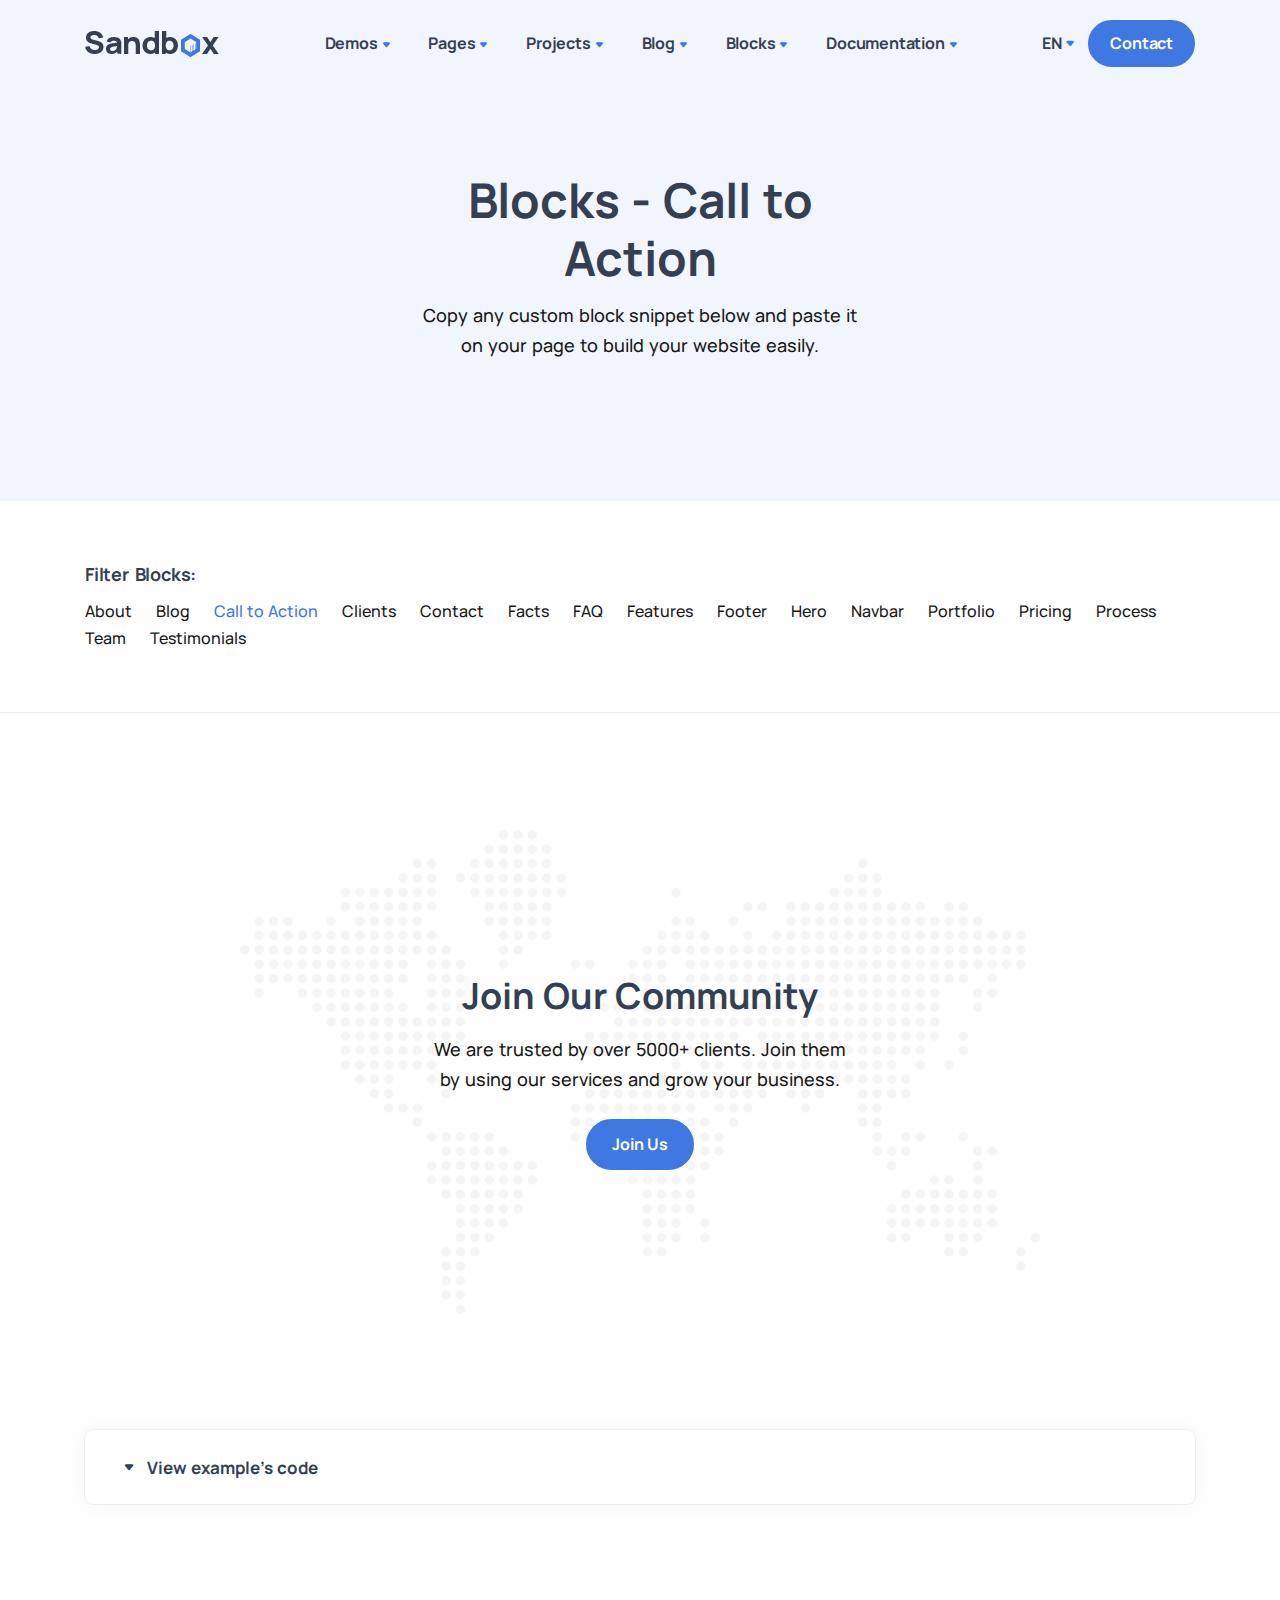
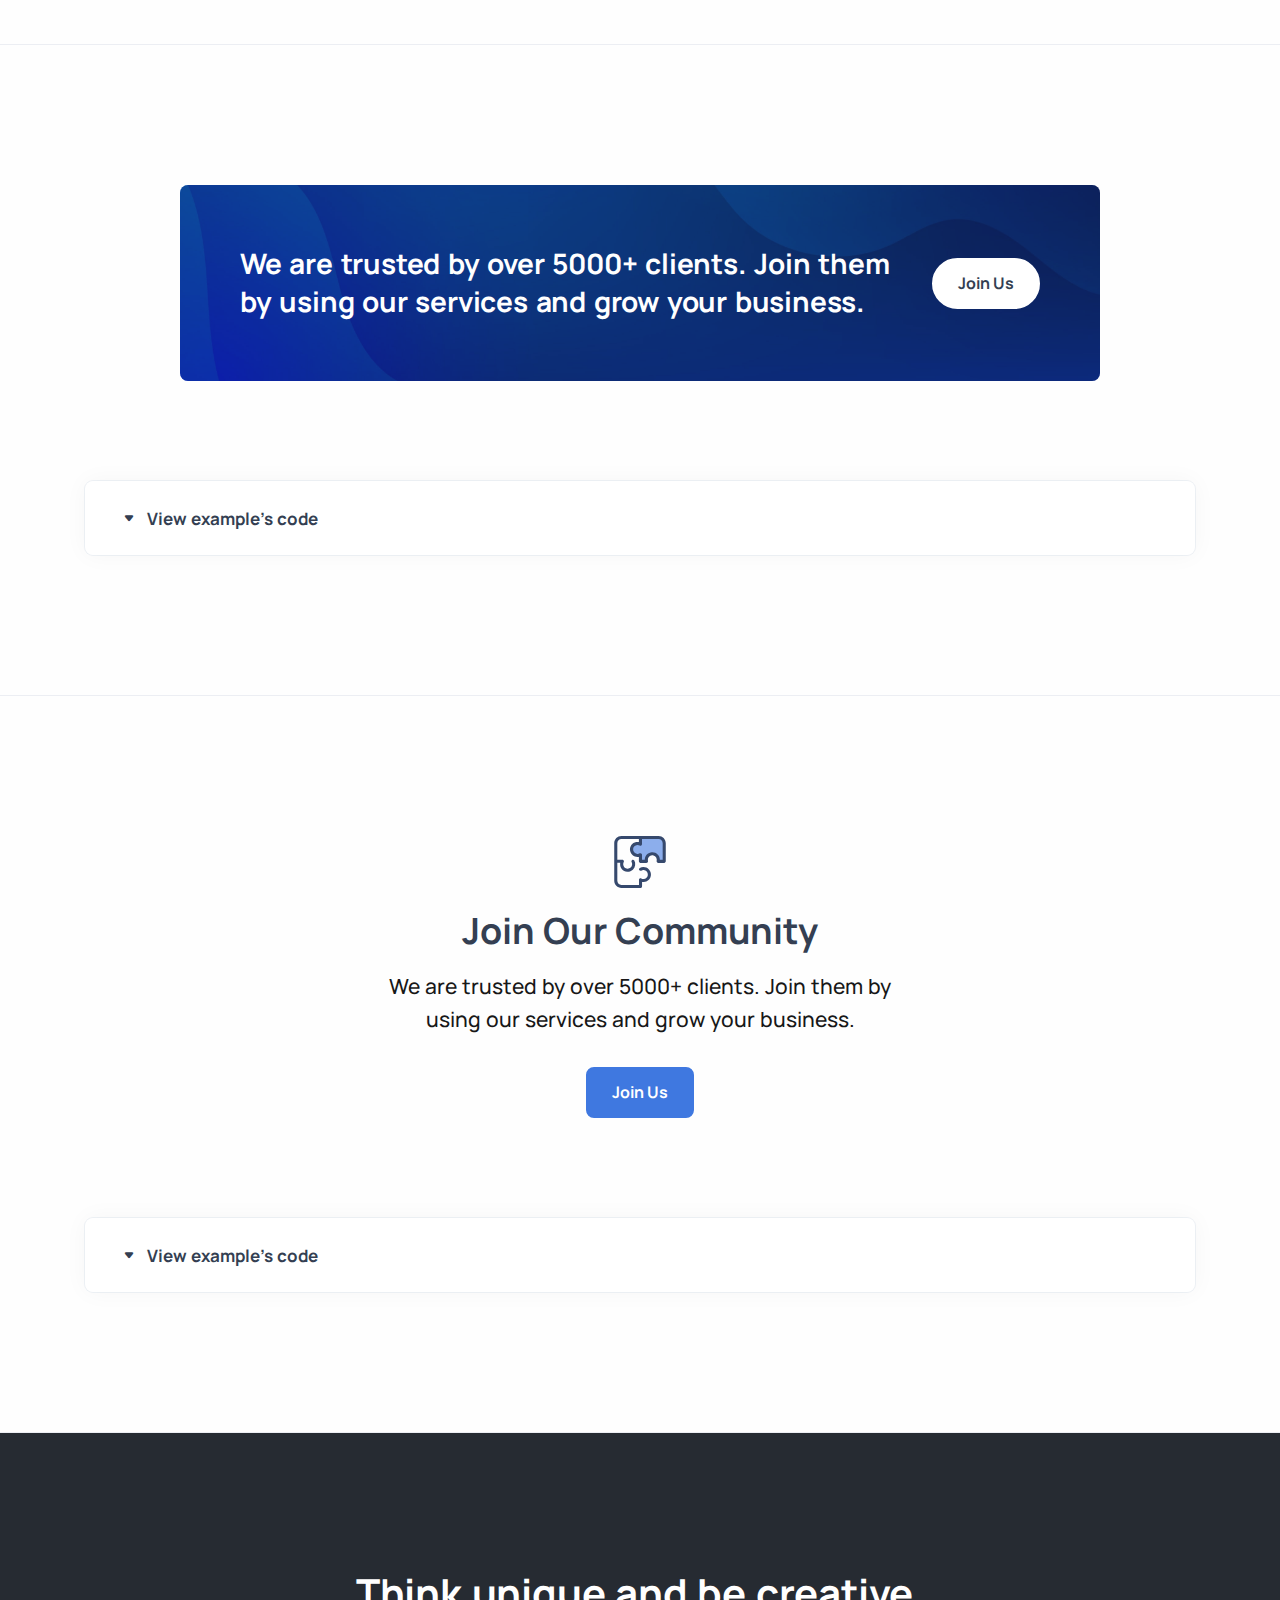
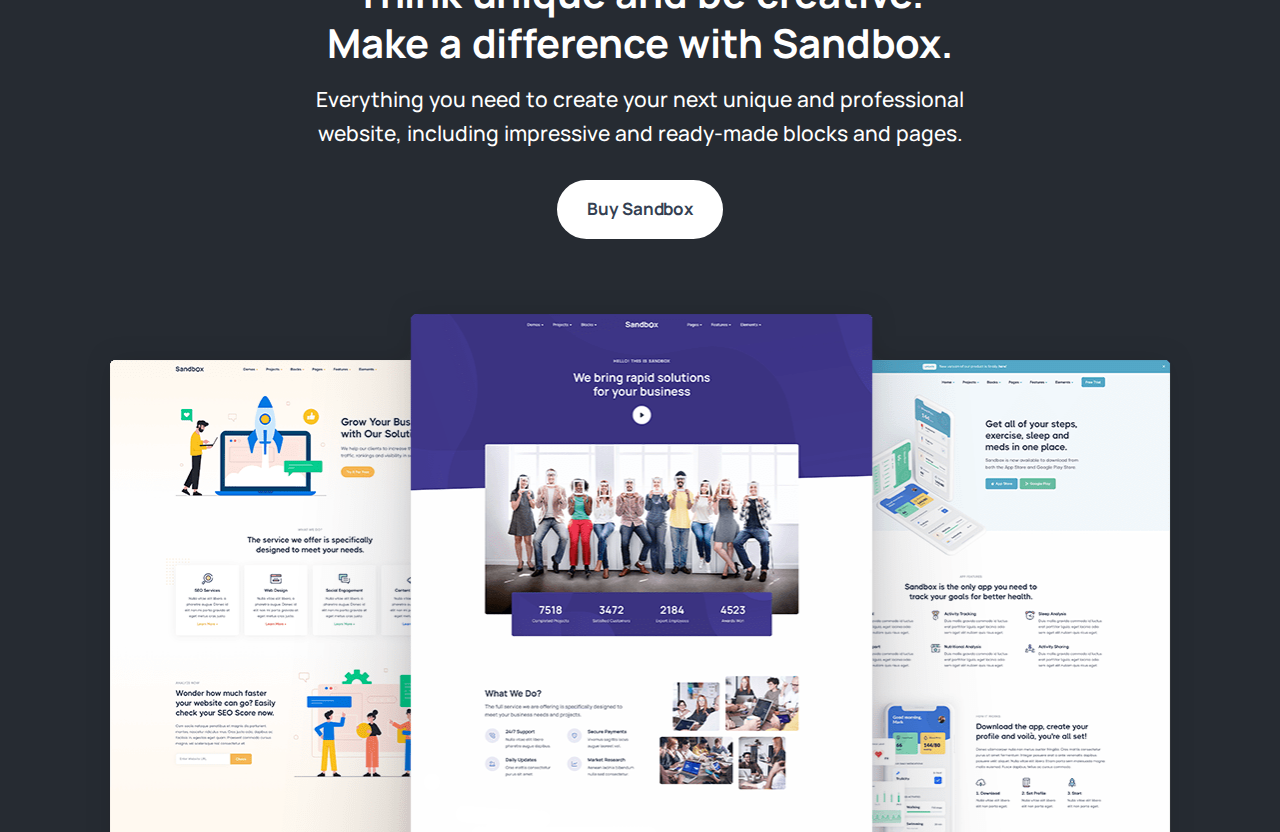
<file: docs/blocks/call-to-action.html>
<!DOCTYPE html>
<html lang="en">

<head>
  <meta charset="utf-8">
  <meta name="viewport" content="width=device-width, initial-scale=1.0">
  <link rel="shortcut icon" href="../../assets/img/favicon.png">
  <title>Sandbox</title>
  <link rel="stylesheet" href="../../assets/css/plugins.css">
  <link rel="stylesheet" href="../../assets/css/style.css">
</head>

<body>
  <div class="content-wrapper">
    <header class="wrapper bg-soft-primary">
      <nav class="navbar navbar-expand-lg center-nav transparent navbar-light">
        <div class="container flex-lg-row flex-nowrap align-items-center">
          <div class="navbar-brand w-100">
            <a href="../../index.html">
              <img src="../../assets/img/logo.png" srcset="../../assets/img/logo@2x.png 2x" alt="" />
            </a>
          </div>
          <div class="navbar-collapse offcanvas-nav">
            <div class="offcanvas-header d-lg-none d-xl-none">
              <a href="../../index.html"><img src="../../assets/img/logo-light.png" srcset="../../assets/img/logo-light@2x.png 2x" alt="" /></a>
              <button type="button" class="btn-close btn-close-white offcanvas-close offcanvas-nav-close" aria-label="Close"></button>
            </div>
            <ul class="navbar-nav">
              <li class="nav-item"><a class="nav-link" href="#!">Demos</a>
                <ul class="dropdown-menu mega-menu mega-menu-dark mega-menu-img">
                  <li class="mega-menu-content">
                    <ul class="row row-cols-1 row-cols-lg-6 gx-0 gx-lg-4 gy-lg-2 list-unstyled">
                      <li class="col"><a class="dropdown-item" href="../../demo1.html">
                          <figure class="rounded lift d-none d-lg-block"><img src="../../assets/img/demos/mi1.jpg" srcset="../../assets/img/demos/mi1@2x.jpg 2x" alt=""></figure>
                          <span class="d-lg-none">Demo I</span>
                        </a></li>
                      <li class="col"><a class="dropdown-item" href="../../demo2.html">
                          <figure class="rounded lift d-none d-lg-block"><img src="../../assets/img/demos/mi2.jpg" srcset="../../assets/img/demos/mi2@2x.jpg 2x" alt=""></figure>
                          <span class="d-lg-none">Demo II</span>
                        </a></li>
                      <li class="col"><a class="dropdown-item" href="../../demo3.html">
                          <figure class="rounded lift d-none d-lg-block"><img src="../../assets/img/demos/mi3.jpg" srcset="../../assets/img/demos/mi3@2x.jpg 2x" alt=""></figure>
                          <span class="d-lg-none">Demo III</span>
                        </a></li>
                      <li class="col"><a class="dropdown-item" href="../../demo4.html">
                          <figure class="rounded lift d-none d-lg-block"><img src="../../assets/img/demos/mi4.jpg" srcset="../../assets/img/demos/mi4@2x.jpg 2x" alt=""></figure>
                          <span class="d-lg-none">Demo IV</span>
                        </a></li>
                      <li class="col"><a class="dropdown-item" href="../../demo5.html">
                          <figure class="rounded lift d-none d-lg-block"><img src="../../assets/img/demos/mi5.jpg" srcset="../../assets/img/demos/mi5@2x.jpg 2x" alt=""></figure>
                          <span class="d-lg-none">Demo V</span>
                        </a></li>
                      <li class="col"><a class="dropdown-item" href="../../demo6.html">
                          <figure class="rounded lift d-none d-lg-block"><img src="../../assets/img/demos/mi6.jpg" srcset="../../assets/img/demos/mi6@2x.jpg 2x" alt=""></figure>
                          <span class="d-lg-none">Demo VI</span>
                        </a></li>
                      <li class="col"><a class="dropdown-item" href="../../demo7.html">
                          <figure class="rounded lift d-none d-lg-block"><img src="../../assets/img/demos/mi7.jpg" srcset="../../assets/img/demos/mi7@2x.jpg 2x" alt=""></figure>
                          <span class="d-lg-none">Demo VII</span>
                        </a></li>
                      <li class="col"><a class="dropdown-item" href="../../demo8.html">
                          <figure class="rounded lift d-none d-lg-block"><img src="../../assets/img/demos/mi8.jpg" srcset="../../assets/img/demos/mi8@2x.jpg 2x" alt=""></figure>
                          <span class="d-lg-none">Demo VIII</span>
                        </a></li>
                      <li class="col"><a class="dropdown-item" href="../../demo9.html">
                          <figure class="rounded lift d-none d-lg-block"><img src="../../assets/img/demos/mi9.jpg" srcset="../../assets/img/demos/mi9@2x.jpg 2x" alt=""></figure>
                          <span class="d-lg-none">Demo IX</span>
                        </a></li>
                      <li class="col"><a class="dropdown-item" href="../../demo10.html">
                          <figure class="rounded lift d-none d-lg-block"><img src="../../assets/img/demos/mi10.jpg" srcset="../../assets/img/demos/mi10@2x.jpg 2x" alt=""></figure>
                          <span class="d-lg-none">Demo X</span>
                        </a></li>
                      <li class="col"><a class="dropdown-item" href="../../demo11.html">
                          <figure class="rounded lift d-none d-lg-block"><img src="../../assets/img/demos/mi11.jpg" srcset="../../assets/img/demos/mi11@2x.jpg 2x" alt=""></figure>
                          <span class="d-lg-none">Demo XI</span>
                        </a></li>
                      <li class="col"><a class="dropdown-item" href="../../demo12.html">
                          <figure class="rounded lift d-none d-lg-block"><img src="../../assets/img/demos/mi12.jpg" srcset="../../assets/img/demos/mi12@2x.jpg 2x" alt=""></figure>
                          <span class="d-lg-none">Demo XII</span>
                        </a></li>
                      <li class="col"><a class="dropdown-item" href="../../demo13.html">
                          <figure class="rounded lift d-none d-lg-block"><img src="../../assets/img/demos/mi13.jpg" srcset="../../assets/img/demos/mi13@2x.jpg 2x" alt=""></figure>
                          <span class="d-lg-none">Demo XIII</span>
                        </a></li>
                      <li class="col"><a class="dropdown-item" href="../../demo14.html">
                          <figure class="rounded lift d-none d-lg-block"><img src="../../assets/img/demos/mi14.jpg" srcset="../../assets/img/demos/mi14@2x.jpg 2x" alt=""></figure>
                          <span class="d-lg-none">Demo XIV</span>
                        </a></li>
                      <li class="col"><a class="dropdown-item" href="../../demo15.html">
                          <figure class="rounded lift d-none d-lg-block"><img src="../../assets/img/demos/mi15.jpg" srcset="../../assets/img/demos/mi15@2x.jpg 2x" alt=""></figure>
                          <span class="d-lg-none">Demo XV</span>
                        </a></li>
                      <li class="col"><a class="dropdown-item" href="../../demo16.html">
                          <figure class="rounded lift d-none d-lg-block"><img src="../../assets/img/demos/mi16.jpg" srcset="../../assets/img/demos/mi16@2x.jpg 2x" alt=""></figure>
                          <span class="d-lg-none">Demo XVI</span>
                        </a></li>
                      <li class="col"><a class="dropdown-item" href="../../demo17.html">
                          <figure class="rounded lift d-none d-lg-block"><img src="../../assets/img/demos/mi17.jpg" srcset="../../assets/img/demos/mi17@2x.jpg 2x" alt=""></figure>
                          <span class="d-lg-none">Demo XVII</span>
                        </a></li>
                      <li class="col"><a class="dropdown-item" href="../../demo18.html">
                          <figure class="rounded lift d-none d-lg-block"><img src="../../assets/img/demos/mi18.jpg" srcset="../../assets/img/demos/mi18@2x.jpg 2x" alt=""></figure>
                          <span class="d-lg-none">Demo XVIII</span>
                        </a></li>
                    </ul>
                    <!--/.row -->
                  </li>
                  <!--/.mega-menu-content-->
                </ul>
                <!--/.dropdown-menu -->
              </li>
              <li class="nav-item dropdown"><a class="nav-link dropdown-toggle" href="#!">Pages</a>
                <ul class="dropdown-menu">
                  <li class="dropdown"><a class="dropdown-item dropdown-toggle" href="#">Services</a>
                    <ul class="dropdown-menu">
                      <li class="nav-item"><a class="dropdown-item" href="../../services.html">Services I</a></li>
                      <li class="nav-item"><a class="dropdown-item" href="../../services2.html">Services II</a></li>
                    </ul>
                  </li>
                  <li class="dropdown"><a class="dropdown-item dropdown-toggle" href="#">About</a>
                    <ul class="dropdown-menu">
                      <li class="nav-item"><a class="dropdown-item" href="../../about.html">About I</a></li>
                      <li class="nav-item"><a class="dropdown-item" href="../../about2.html">About II</a></li>
                    </ul>
                  </li>
                  <li class="dropdown"><a class="dropdown-item dropdown-toggle" href="#">Contact</a>
                    <ul class="dropdown-menu">
                      <li class="nav-item"><a class="dropdown-item" href="../../contact.html">Contact I</a></li>
                      <li class="nav-item"><a class="dropdown-item" href="../../contact2.html">Contact II</a></li>
                      <li class="nav-item"><a class="dropdown-item" href="../../contact3.html">Contact III</a></li>
                    </ul>
                  </li>
                  <li class="nav-item"><a class="dropdown-item" href="../../pricing.html">Pricing</a></li>
                  <li class="nav-item"><a class="dropdown-item" href="../../onepage.html">One Page</a></li>
                </ul>
              </li>
              <li class="nav-item dropdown"><a class="nav-link dropdown-toggle" href="#!">Projects</a>
                <ul class="dropdown-menu">
                  <li class="nav-item"><a class="dropdown-item" href="../../projects.html">Projects I</a></li>
                  <li class="nav-item"><a class="dropdown-item" href="../../projects2.html">Projects II</a></li>
                  <li class="nav-item"><a class="dropdown-item" href="../../projects3.html">Projects III</a></li>
                  <li class="nav-item"><a class="dropdown-item" href="../../projects4.html">Projects IV</a></li>
                  <li class="dropdown"><a class="dropdown-item dropdown-toggle" href="#">Single Projects</a>
                    <ul class="dropdown-menu">
                      <li class="nav-item"><a class="dropdown-item" href="../../single-project.html">Single Project I</a></li>
                      <li class="nav-item"><a class="dropdown-item" href="../../single-project2.html">Single Project II</a></li>
                      <li class="nav-item"><a class="dropdown-item" href="../../single-project3.html">Single Project III</a></li>
                    </ul>
                  </li>
                </ul>
              </li>
              <li class="nav-item dropdown"><a class="nav-link dropdown-toggle" href="#!">Blog</a>
                <ul class="dropdown-menu">
                  <li class="nav-item"><a class="dropdown-item" href="../../blog.html">Blog without Sidebar</a></li>
                  <li class="nav-item"><a class="dropdown-item" href="../../blog2.html">Blog with Sidebar</a></li>
                  <li class="nav-item"><a class="dropdown-item" href="../../blog3.html">Blog with Left Sidebar</a></li>
                  <li class="dropdown"><a class="dropdown-item dropdown-toggle" href="#">Blog Posts</a>
                    <ul class="dropdown-menu">
                      <li class="nav-item"><a class="dropdown-item" href="../../blog-post.html">Post without Sidebar</a></li>
                      <li class="nav-item"><a class="dropdown-item" href="../../blog-post2.html">Post with Sidebar</a></li>
                      <li class="nav-item"><a class="dropdown-item" href="../../blog-post3.html">Post with Left Sidebar</a></li>
                    </ul>
                  </li>
                </ul>
              </li>
              <li class="nav-item"><a class="nav-link" href="#!">Blocks</a>
                <ul class="dropdown-menu mega-menu mega-menu-dark mega-menu-img">
                  <li class="mega-menu-content">
                    <ul class="row row-cols-1 row-cols-lg-6 gx-0 gx-lg-6 gy-lg-4 list-unstyled">
                      <li class="col"><a class="dropdown-item" href="../../docs/blocks/about.html">
                          <div class="rounded img-svg d-none d-lg-block p-4 mb-lg-2"><img class="rounded-0" src="../../assets/img/demos/block1.svg" alt=""></div>
                          <span>About</span>
                        </a>
                      </li>
                      <li class="col"><a class="dropdown-item" href="../../docs/blocks/blog.html">
                          <div class="rounded img-svg d-none d-lg-block p-4 mb-lg-2"><img class="rounded-0" src="../../assets/img/demos/block2.svg" alt=""></div>
                          <span>Blog</span>
                        </a>
                      </li>
                      <li class="col"><a class="dropdown-item" href="../../docs/blocks/call-to-action.html">
                          <div class="rounded img-svg d-none d-lg-block p-4 mb-lg-2"><img class="rounded-0" src="../../assets/img/demos/block3.svg" alt=""></div>
                          <span>Call to Action</span>
                        </a>
                      </li>
                      <li class="col"><a class="dropdown-item" href="../../docs/blocks/clients.html">
                          <div class="rounded img-svg d-none d-lg-block p-4 mb-lg-2"><img class="rounded-0" src="../../assets/img/demos/block4.svg" alt=""></div>
                          <span>Clients</span>
                        </a>
                      </li>
                      <li class="col"><a class="dropdown-item" href="../../docs/blocks/contact.html">
                          <div class="rounded img-svg d-none d-lg-block p-4 mb-lg-2"><img class="rounded-0" src="../../assets/img/demos/block5.svg" alt=""></div>
                          <span>Contact</span>
                        </a>
                      </li>
                      <li class="col"><a class="dropdown-item" href="../../docs/blocks/facts.html">
                          <div class="rounded img-svg d-none d-lg-block p-4 mb-lg-2"><img class="rounded-0" src="../../assets/img/demos/block6.svg" alt=""></div>
                          <span>Facts</span>
                        </a>
                      </li>
                      <li class="col"><a class="dropdown-item" href="../../docs/blocks/faq.html">
                          <div class="rounded img-svg d-none d-lg-block p-4 mb-lg-2"><img class="rounded-0" src="../../assets/img/demos/block7.svg" alt=""></div>
                          <span>FAQ</span>
                        </a>
                      </li>
                      <li class="col"><a class="dropdown-item" href="../../docs/blocks/features.html">
                          <div class="rounded img-svg d-none d-lg-block p-4 mb-lg-2"><img class="rounded-0" src="../../assets/img/demos/block8.svg" alt=""></div>
                          <span>Features</span>
                        </a>
                      </li>
                      <li class="col"><a class="dropdown-item" href="../../docs/blocks/footer.html">
                          <div class="rounded img-svg d-none d-lg-block p-4 mb-lg-2"><img class="rounded-0" src="../../assets/img/demos/block9.svg" alt=""></div>
                          <span>Footer</span>
                        </a>
                      </li>
                      <li class="col"><a class="dropdown-item" href="../../docs/blocks/hero.html">
                          <div class="rounded img-svg d-none d-lg-block p-4 mb-lg-2"><img class="rounded-0" src="../../assets/img/demos/block10.svg" alt=""></div>
                          <span>Hero</span>
                        </a>
                      </li>
                      <li class="col"><a class="dropdown-item" href="../../docs/blocks/navbar.html">
                          <div class="rounded img-svg d-none d-lg-block p-4 mb-lg-2"><img class="rounded-0" src="../../assets/img/demos/block11.svg" alt=""></div>
                          <span>Navbar</span>
                        </a>
                      </li>
                      <li class="col"><a class="dropdown-item" href="../../docs/blocks/portfolio.html">
                          <div class="rounded img-svg d-none d-lg-block p-4 mb-lg-2"><img class="rounded-0" src="../../assets/img/demos/block12.svg" alt=""></div>
                          <span>Portfolio</span>
                        </a>
                      </li>
                      <li class="col"><a class="dropdown-item" href="../../docs/blocks/pricing.html">
                          <div class="rounded img-svg d-none d-lg-block p-4 mb-lg-2"><img class="rounded-0" src="../../assets/img/demos/block13.svg" alt=""></div>
                          <span>Pricing</span>
                        </a>
                      </li>
                      <li class="col"><a class="dropdown-item" href="../../docs/blocks/process.html">
                          <div class="rounded img-svg d-none d-lg-block p-4 mb-lg-2"><img class="rounded-0" src="../../assets/img/demos/block14.svg" alt=""></div>
                          <span>Process</span>
                        </a>
                      </li>
                      <li class="col"><a class="dropdown-item" href="../../docs/blocks/team.html">
                          <div class="rounded img-svg d-none d-lg-block p-4 mb-lg-2"><img class="rounded-0" src="../../assets/img/demos/block15.svg" alt=""></div>
                          <span>Team</span>
                        </a>
                      </li>
                      <li class="col"><a class="dropdown-item" href="../../docs/blocks/testimonials.html">
                          <div class="rounded img-svg d-none d-lg-block p-4 mb-lg-2"><img class="rounded-0" src="../../assets/img/demos/block16.svg" alt=""></div>
                          <span>Testimonials</span>
                        </a>
                      </li>
                    </ul>
                    <!--/.row -->
                  </li>
                  <!--/.mega-menu-content-->
                </ul>
                <!--/.dropdown-menu -->
              </li>
              <li class="nav-item"><a class="nav-link" href="../../docs/index.html">Documentation</a>
                <ul class="dropdown-menu mega-menu">
                  <li class="mega-menu-content">
                    <div class="row gx-0 gx-lg-3">
                      <div class="col-lg-4">
                        <h6 class="dropdown-header">Usage</h6>
                        <ul class="list-unstyled cc-2 pb-lg-1">
                          <li><a class="dropdown-item" href="../../docs/index.html">Get Started</a></li>
                          <li><a class="dropdown-item" href="../../docs/forms.html">Forms</a></li>
                          <li><a class="dropdown-item" href="../../docs/faq.html">FAQ</a></li>
                          <li><a class="dropdown-item" href="../../docs/changelog.html">Changelog</a></li>
                          <li><a class="dropdown-item" href="../../docs/credits.html">Credits</a></li>
                        </ul>
                        <h6 class="dropdown-header mt-lg-6">Styleguide</h6>
                        <ul class="list-unstyled cc-2">
                          <li><a class="dropdown-item" href="../../docs/styleguide/colors.html">Colors</a></li>
                          <li><a class="dropdown-item" href="../../docs/styleguide/fonts.html">Fonts</a></li>
                          <li><a class="dropdown-item" href="../../docs/styleguide/duotone-icons.html">Duotone Icons</a></li>
                          <li><a class="dropdown-item" href="../../docs/styleguide/unicons.html">Unicons</a></li>
                          <li><a class="dropdown-item" href="../../docs/styleguide/illustrations.html">Illustrations</a></li>
                          <li><a class="dropdown-item" href="../../docs/styleguide/media.html">Media</a></li>
                          <li><a class="dropdown-item" href="../../docs/styleguide/abstract.html">Abstract Images</a></li>
                          <li><a class="dropdown-item" href="../../docs/styleguide/misc.html">Misc</a></li>
                        </ul>
                      </div>
                      <!--/column -->
                      <div class="col-lg-8">
                        <h6 class="dropdown-header">Elements</h6>
                        <ul class="list-unstyled cc-3">
                          <li><a class="dropdown-item" href="../../docs/elements/accordion.html">Accordion</a></li>
                          <li><a class="dropdown-item" href="../../docs/elements/alerts.html">Alerts</a></li>
                          <li><a class="dropdown-item" href="../../docs/elements/animations.html">Animations</a></li>
                          <li><a class="dropdown-item" href="../../docs/elements/avatars.html">Avatars</a></li>
                          <li><a class="dropdown-item" href="../../docs/elements/background.html">Background</a></li>
                          <li><a class="dropdown-item" href="../../docs/elements/badges.html">Badges</a></li>
                          <li><a class="dropdown-item" href="../../docs/elements/breadcrumb.html">Breadcrumb</a></li>
                          <li><a class="dropdown-item" href="../../docs/elements/buttons.html">Buttons</a></li>
                          <li><a class="dropdown-item" href="../../docs/elements/carousel.html">Carousel</a></li>
                          <li><a class="dropdown-item" href="../../docs/elements/dividers.html">Dividers</a></li>
                          <li><a class="dropdown-item" href="../../docs/elements/form-elements.html">Form Elements</a></li>
                          <li><a class="dropdown-item" href="../../docs/elements/hover.html">Hover</a></li>
                          <li><a class="dropdown-item" href="../../docs/elements/image-mask.html">Image Mask</a></li>
                          <li><a class="dropdown-item" href="../../docs/elements/lightbox.html">Lightbox</a></li>
                          <li><a class="dropdown-item" href="../../docs/elements/lists.html">Lists</a></li>
                          <li><a class="dropdown-item" href="../../docs/elements/player.html">Media Player</a></li>
                          <li><a class="dropdown-item" href="../../docs/elements/modal.html">Modal</a></li>
                          <li><a class="dropdown-item" href="../../docs/elements/progressbar.html">Progressbar</a></li>
                          <li><a class="dropdown-item" href="../../docs/elements/shadows.html">Shadows</a></li>
                          <li><a class="dropdown-item" href="../../docs/elements/shapes.html">Shapes</a></li>
                          <li><a class="dropdown-item" href="../../docs/elements/tables.html">Tables</a></li>
                          <li><a class="dropdown-item" href="../../docs/elements/tabs.html">Tabs</a></li>
                          <li><a class="dropdown-item" href="../../docs/elements/text-highlight.html">Text Highlight</a></li>
                          <li><a class="dropdown-item" href="../../docs/elements/tooltips-popovers.html">Tooltips & Popovers</a></li>
                          <li><a class="dropdown-item" href="../../docs/elements/typed-text.html">Typed Text</a></li>
                          <li><a class="dropdown-item" href="../../docs/elements/typography.html">Typography</a></li>
                        </ul>
                      </div>
                      <!--/column -->
                    </div>
                    <!--/.row -->
                  </li>
                  <!--/.mega-menu-content-->
                </ul>
                <!--/.dropdown-menu -->
              </li>
            </ul>
            <!-- /.navbar-nav -->
          </div>
          <!-- /.navbar-collapse -->
          <div class="navbar-other w-100 d-flex ms-auto">
            <ul class="navbar-nav flex-row align-items-center ms-auto" data-sm-skip="true">
              <li class="nav-item dropdown language-select text-uppercase">
                <a class="nav-link dropdown-item dropdown-toggle" href="#" role="button" data-bs-toggle="dropdown" aria-haspopup="true" aria-expanded="false">En</a>
                <ul class="dropdown-menu">
                  <li class="nav-item"><a class="dropdown-item" href="#">En</a></li>
                  <li class="nav-item"><a class="dropdown-item" href="#">De</a></li>
                  <li class="nav-item"><a class="dropdown-item" href="#">Es</a></li>
                </ul>
              </li>
              <li class="nav-item d-none d-md-block">
                <a href="../../contact.html" class="btn btn-sm btn-primary rounded-pill">Contact</a>
              </li>
              <li class="nav-item d-lg-none">
                <div class="navbar-hamburger"><button class="hamburger animate plain" data-toggle="offcanvas-nav"><span></span></button></div>
              </li>
            </ul>
            <!-- /.navbar-nav -->
          </div>
          <!-- /.navbar-other -->
        </div>
        <!-- /.container -->
      </nav>
      <!-- /.navbar -->
    </header>
    <!-- /header -->
    <section class="wrapper bg-soft-primary">
      <div class="container pt-10 pb-12 pt-md-14 pb-md-16 text-center">
        <div class="row">
          <div class="col-md-9 col-lg-7 col-xl-5 mx-auto">
            <h1 class="display-1 mb-3">Blocks - Call to Action</h1>
            <p class="lead px-xxl-10">Copy any custom block snippet below and paste it on your page to build your website easily.</p>
          </div>
          <!-- /column -->
        </div>
        <!-- /.row -->
      </div>
      <!-- /.container -->
    </section>
    <!-- /section -->
    <section class="wrapper bg-light wrapper-border">
      <div class="container py-11">
        <div class="filter basic-filter">
          <h2 class="h5">Filter Blocks:</h2>
          <ul>
            <li><a href="../../docs/blocks/about.html">About</a></li>
            <li><a href="../../docs/blocks/blog.html">Blog</a></li>
            <li><a href="../../docs/blocks/call-to-action.html" class="active">Call to Action</a></li>
            <li><a href="../../docs/blocks/clients.html">Clients</a></li>
            <li><a href="../../docs/blocks/contact.html">Contact</a></li>
            <li><a href="../../docs/blocks/facts.html">Facts</a></li>
            <li><a href="../../docs/blocks/faq.html">FAQ</a></li>
            <li><a href="../../docs/blocks/features.html">Features</a></li>
            <li><a href="../../docs/blocks/footer.html">Footer</a></li>
            <li><a href="../../docs/blocks/hero.html">Hero</a></li>
            <li><a href="../../docs/blocks/navbar.html">Navbar</a></li>
            <li><a href="../../docs/blocks/portfolio.html">Portfolio</a></li>
            <li><a href="../../docs/blocks/pricing.html">Pricing</a></li>
            <li><a href="../../docs/blocks/process.html">Process</a></li>
            <li><a href="../../docs/blocks/team.html">Team</a></li>
            <li><a href="../../docs/blocks/testimonials.html">Testimonials</a></li>
          </ul>
        </div>
        <!--/.filter -->
      </div>
      <!-- /.container -->
    </section>
    <!-- /section -->
    <section class="wrapper image-wrapper bg-auto no-overlay bg-image text-center py-14 py-md-16 bg-map" data-image-src="../../assets/img/map.png">
      <div class="container py-0 py-md-17">
        <div class="row">
          <div class="col-lg-6 col-xl-5 mx-auto">
            <h2 class="display-4 mb-3 text-center">Join Our Community</h2>
            <p class="lead mb-5 px-md-16 px-lg-3">We are trusted by over 5000+ clients. Join them by using our services and grow your business.</p>
            <a href="#" class="btn btn-primary rounded-pill">Join Us</a>
          </div>
          <!-- /column -->
        </div>
        <!-- /.row -->
      </div>
      <!-- /.container -->
    </section>
    <!-- /section -->
    <section id="snippet-1" class="wrapper bg-light wrapper-border">
      <div class="container pb-15 pb-md-17">
        <div class="card">
          <div class="card-footer border-0 position-relative">
            <a class="collapse-link collapsed stretched-link" data-bs-toggle="collapse" href="#collapse-snippet-1">View example's code</a>
          </div>
          <!--/.card-footer -->
          <div id="collapse-snippet-1" class="card-footer bg-dark p-0 accordion-collapse collapse">
            <div class="code-wrapper">
              <div class="code-wrapper-inner">
                <pre class="language-html"><code>&lt;section class=&quot;wrapper image-wrapper bg-auto no-overlay bg-image text-center py-14 py-md-16 bg-map&quot; data-image-src=&quot;./assets/img/map.png&quot;&gt;
  &lt;div class=&quot;container py-0 py-md-18&quot;&gt;
    &lt;div class=&quot;row&quot;&gt;
      &lt;div class=&quot;col-lg-6 col-xl-5 mx-auto&quot;&gt;
        &lt;h2 class=&quot;display-4 mb-3 text-center&quot;&gt;Join Our Community&lt;/h2&gt;
        &lt;p class=&quot;lead mb-5 px-md-16 px-lg-3&quot;&gt;We are trusted by over 5000+ clients. Join them by using our services and grow your business.&lt;/p&gt;
        &lt;a href=&quot;#&quot; class=&quot;btn btn-primary rounded-pill&quot;&gt;Join Us&lt;/a&gt;
      &lt;/div&gt;
      &lt;!-- /column --&gt;
    &lt;/div&gt;
    &lt;!-- /.row --&gt;
  &lt;/div&gt;
  &lt;!-- /.container --&gt;
&lt;/section&gt;
&lt;!-- /section --&gt;</code></pre>
              </div>
              <!--/.code-wrapper-inner -->
            </div>
            <!--/.code-wrapper -->
          </div>
          <!--/.card-footer -->
        </div>
        <!--/.card -->
      </div>
      <!--/.container -->
    </section>
    <!-- /section -->
    <section id="snippet-2" class="wrapper bg-light wrapper-border">
      <div class="container pt-15 pt-md-17 pb-13 pb-md-15">
        <div class="row">
          <div class="col-xl-10 mx-auto">
            <div class="card image-wrapper bg-full bg-image bg-overlay bg-overlay-400" data-image-src="../../assets/img/photos/bg3.jpg">
              <div class="card-body p-6 p-md-11 d-lg-flex flex-row align-items-lg-center justify-content-md-between text-center text-lg-start">
                <h3 class="display-6 mb-6 mb-lg-0 pe-lg-10 pe-xl-5 pe-xxl-18 text-white">We are trusted by over 5000+ clients. Join them by using our services and grow your business.</h3>
                <a href="#" class="btn btn-white rounded-pill mb-0 text-nowrap">Join Us</a>
              </div>
              <!--/.card-body -->
            </div>
            <!--/.card -->
          </div>
          <!-- /column -->
        </div>
        <!-- /.row -->
      </div>
      <!-- /.container -->
      <div class="container pb-15 pb-md-17">
        <div class="card">
          <div class="card-footer border-0 position-relative">
            <a class="collapse-link collapsed stretched-link" data-bs-toggle="collapse" href="#collapse-snippet-2">View example's code</a>
          </div>
          <!--/.card-footer -->
          <div id="collapse-snippet-2" class="card-footer bg-dark p-0 accordion-collapse collapse">
            <div class="code-wrapper">
              <div class="code-wrapper-inner">
                <pre class="language-html"><code>&lt;section class=&quot;wrapper bg-light&quot;&gt;
  &lt;div class=&quot;container py-14 py-md-16&quot;&gt;
    &lt;div class=&quot;row&quot;&gt;
      &lt;div class=&quot;col-xl-10 mx-auto&quot;&gt;
        &lt;div class=&quot;card image-wrapper bg-full bg-image bg-overlay bg-overlay-400&quot; data-image-src=&quot;./assets/img/photos/bg3.jpg&quot;&gt;
          &lt;div class=&quot;card-body p-6 p-md-11 d-lg-flex flex-row align-items-lg-center justify-content-md-between text-center text-lg-start&quot;&gt;
            &lt;h3 class=&quot;display-6 mb-6 mb-lg-0 pe-lg-10 pe-xl-5 pe-xxl-18 text-white&quot;&gt;We are trusted by over 5000+ clients. Join them by using our services and grow your business.&lt;/h3&gt;
            &lt;a href=&quot;#&quot; class=&quot;btn btn-white rounded-pill mb-0 text-nowrap&quot;&gt;Join Us&lt;/a&gt;
          &lt;/div&gt;
          &lt;!--/.card-body --&gt;
        &lt;/div&gt;
        &lt;!--/.card --&gt;
      &lt;/div&gt;
      &lt;!-- /column --&gt;
    &lt;/div&gt;
    &lt;!-- /.row --&gt;
  &lt;/div&gt;
  &lt;!-- /.container --&gt;
&lt;/section&gt;
&lt;!-- /section --&gt;</code></pre>
              </div>
              <!--/.code-wrapper-inner -->
            </div>
            <!--/.code-wrapper -->
          </div>
          <!--/.card-footer -->
        </div>
        <!--/.card -->
      </div>
      <!-- /.container -->
    </section>
    <!-- /section -->
    <section id="snippet-3" class="wrapper bg-light wrapper-border">
      <div class="container pt-15 pt-md-17 pb-13 pb-md-15 text-center">
        <div class="row">
          <div class="col-md-9 col-lg-7 col-xl-7 mx-auto text-center">
            <img src="../../assets/img/icons/puzzle-2.svg" class="svg-inject icon-svg icon-svg-md mb-4" alt="" />
            <h2 class="display-4 mb-3">Join Our Community</h2>
            <p class="lead fs-lg mb-6 px-xl-10 px-xxl-15">We are trusted by over 5000+ clients. Join them by using our services and grow your business.</p>
            <a href="#" class="btn btn-primary rounded">Join Us</a>
          </div>
          <!-- /column -->
        </div>
        <!-- /.row -->
      </div>
      <!-- /.container -->
      <div class="container pb-15 pb-md-17">
        <div class="card">
          <div class="card-footer border-0 position-relative">
            <a class="collapse-link collapsed stretched-link" data-bs-toggle="collapse" href="#collapse-snippet-3">View example's code</a>
          </div>
          <!--/.card-footer -->
          <div id="collapse-snippet-3" class="card-footer bg-dark p-0 accordion-collapse collapse">
            <div class="code-wrapper">
              <div class="code-wrapper-inner">
                <pre class="language-html"><code>&lt;section class=&quot;wrapper bg-light&quot;&gt;
  &lt;div class=&quot;container py-14 py-md-16 text-center&quot;&gt;
    &lt;div class=&quot;row&quot;&gt;
      &lt;div class=&quot;col-md-9 col-lg-7 col-xl-7 mx-auto text-center&quot;&gt;
        &lt;img src=&quot;./assets/img/icons/puzzle-2.svg&quot; class=&quot;svg-inject icon-svg icon-svg-md mb-4&quot; alt=&quot;&quot; /&gt;
        &lt;h2 class=&quot;display-4 mb-3&quot;&gt;Join Our Community&lt;/h2&gt;
        &lt;p class=&quot;lead fs-lg mb-6 px-xl-10 px-xxl-15&quot;&gt;We are trusted by over 5000+ clients. Join them by using our services and grow your business.&lt;/p&gt;
        &lt;a href=&quot;#&quot; class=&quot;btn btn-primary rounded&quot;&gt;Join Us&lt;/a&gt;
      &lt;/div&gt;
      &lt;!-- /column --&gt;
    &lt;/div&gt;
    &lt;!-- /.row --&gt;
  &lt;/div&gt;
  &lt;!-- /.container --&gt;
&lt;/section&gt;
&lt;!-- /section --&gt;</code></pre>
              </div>
              <!--/.code-wrapper-inner -->
            </div>
            <!--/.code-wrapper -->
          </div>
          <!--/.card-footer -->
        </div>
        <!--/.card -->
      </div>
      <!-- /.container -->
    </section>
    <!-- /section -->
  </div>
  <!-- /.content-wrapper -->
  <section class="wrapper bg-dark text-white">
    <div class="container pt-14 pt-md-16 text-center">
      <div class="row">
        <div class="col-md-10 col-lg-9 col-xl-8 col-xxl-7 mx-auto">
          <h2 class="display-3 text-white mt-3 mb-3 px-lg-8">Think unique and be creative. Make a difference with Sandbox.</h2>
          <p class="lead fs-lg mb-6">Everything you need to create your next unique and professional website, including impressive and ready-made blocks and pages.</p>
          <a href="https://1.envato.market/NKGrx2" target="_blank" class="btn btn-lg btn-white rounded-pill mb-10">Buy Sandbox</a>
        </div>
        <!-- /column -->
      </div>
      <!-- /.row -->
      <img class="img-fluid" src="../../assets/img/demos/f1.png" srcset="../../assets/img/demos/f1@2x.png 2x" alt="" />
    </div>
    <!-- /.container -->
  </section>
  <!-- /section -->
  <div class="progress-wrap">
    <svg class="progress-circle svg-content" width="100%" height="100%" viewBox="-1 -1 102 102">
      <path d="M50,1 a49,49 0 0,1 0,98 a49,49 0 0,1 0,-98" />
    </svg>
  </div>
  <script src="https://cdn.jsdelivr.net/npm/bootstrap@5.1.1/dist/js/bootstrap.bundle.min.js" integrity="sha384-/bQdsTh/da6pkI1MST/rWKFNjaCP5gBSY4sEBT38Q/9RBh9AH40zEOg7Hlq2THRZ" crossorigin="anonymous"></script>
  <script src="https://cdnjs.cloudflare.com/ajax/libs/jquery/3.6.0/jquery.min.js" integrity="sha512-894YE6QWD5I59HgZOGReFYm4dnWc1Qt5NtvYSaNcOP+u1T9qYdvdihz0PPSiiqn/+/3e7Jo4EaG7TubfWGUrMQ==" crossorigin="anonymous"></script>
  <script src="../../assets/js/plugins.js"></script>
  <script src="../../assets/js/theme.js"></script>
</body>

</html>
</file>
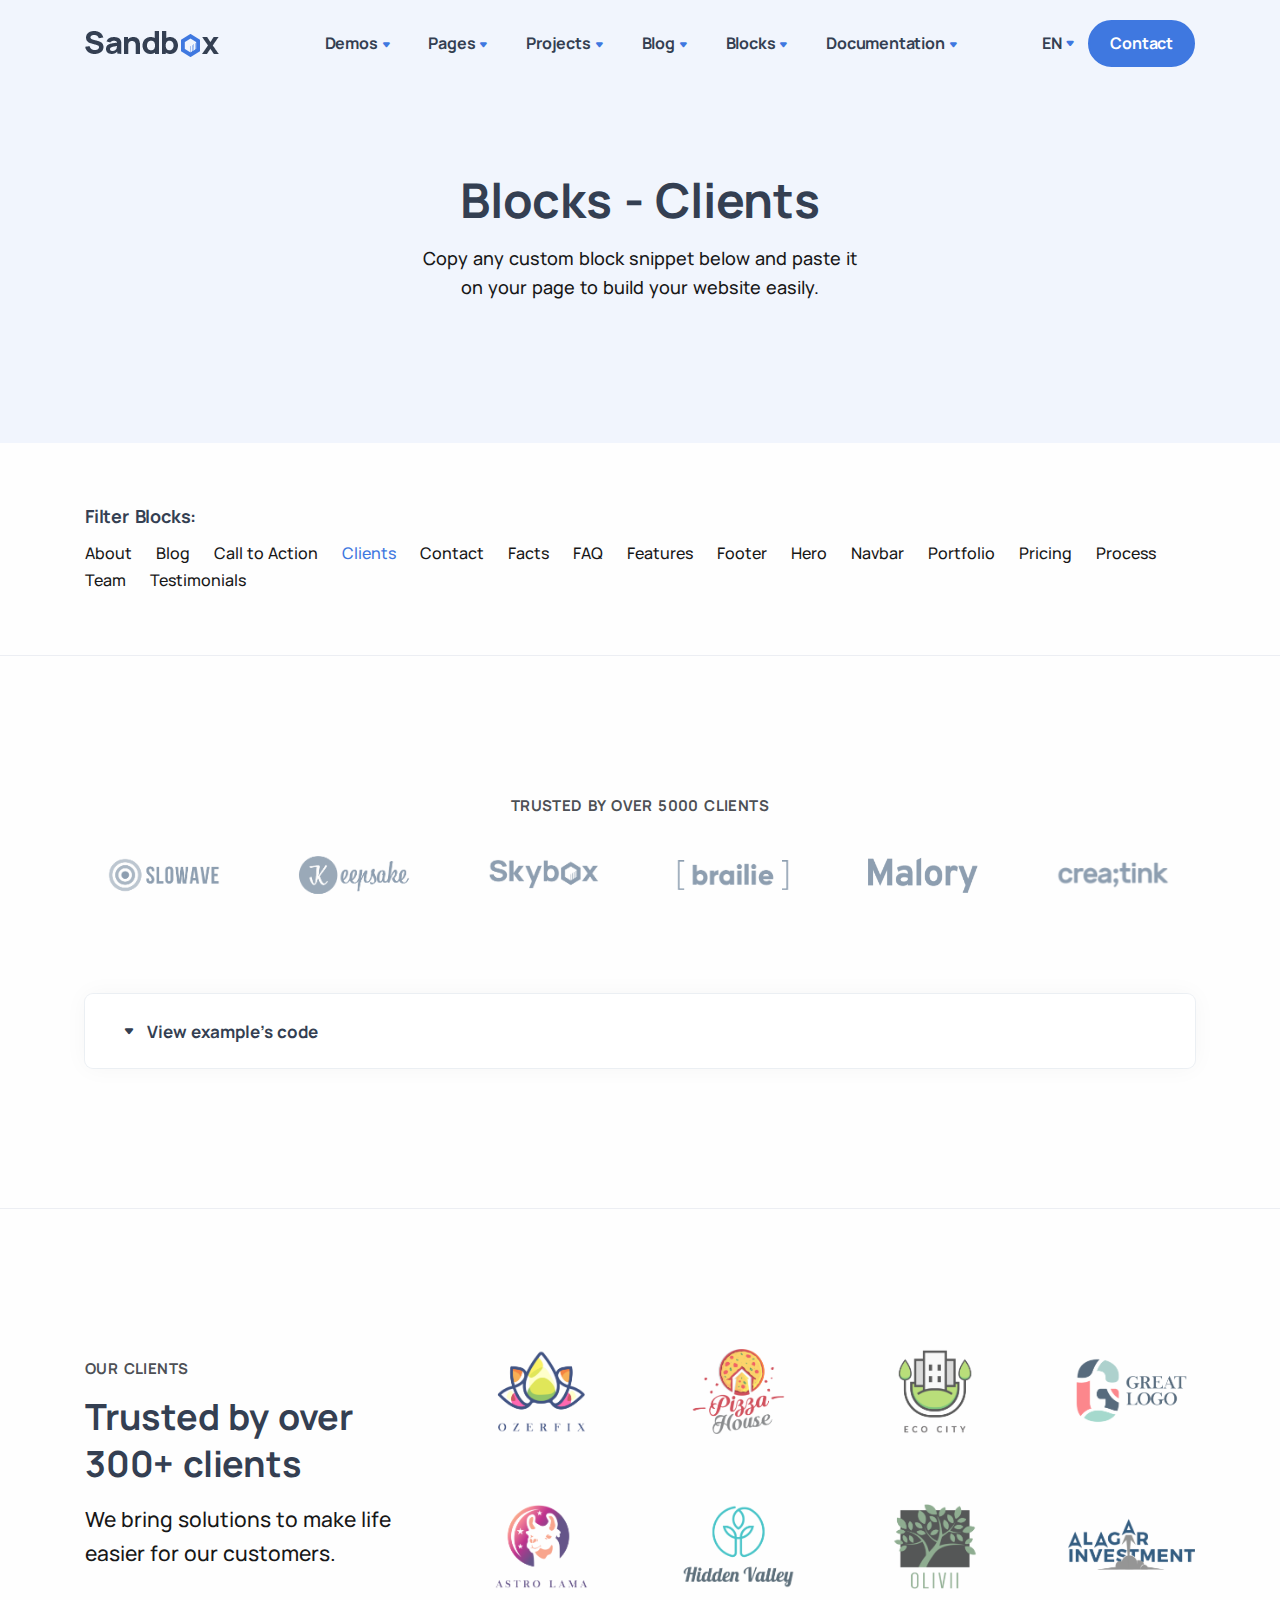
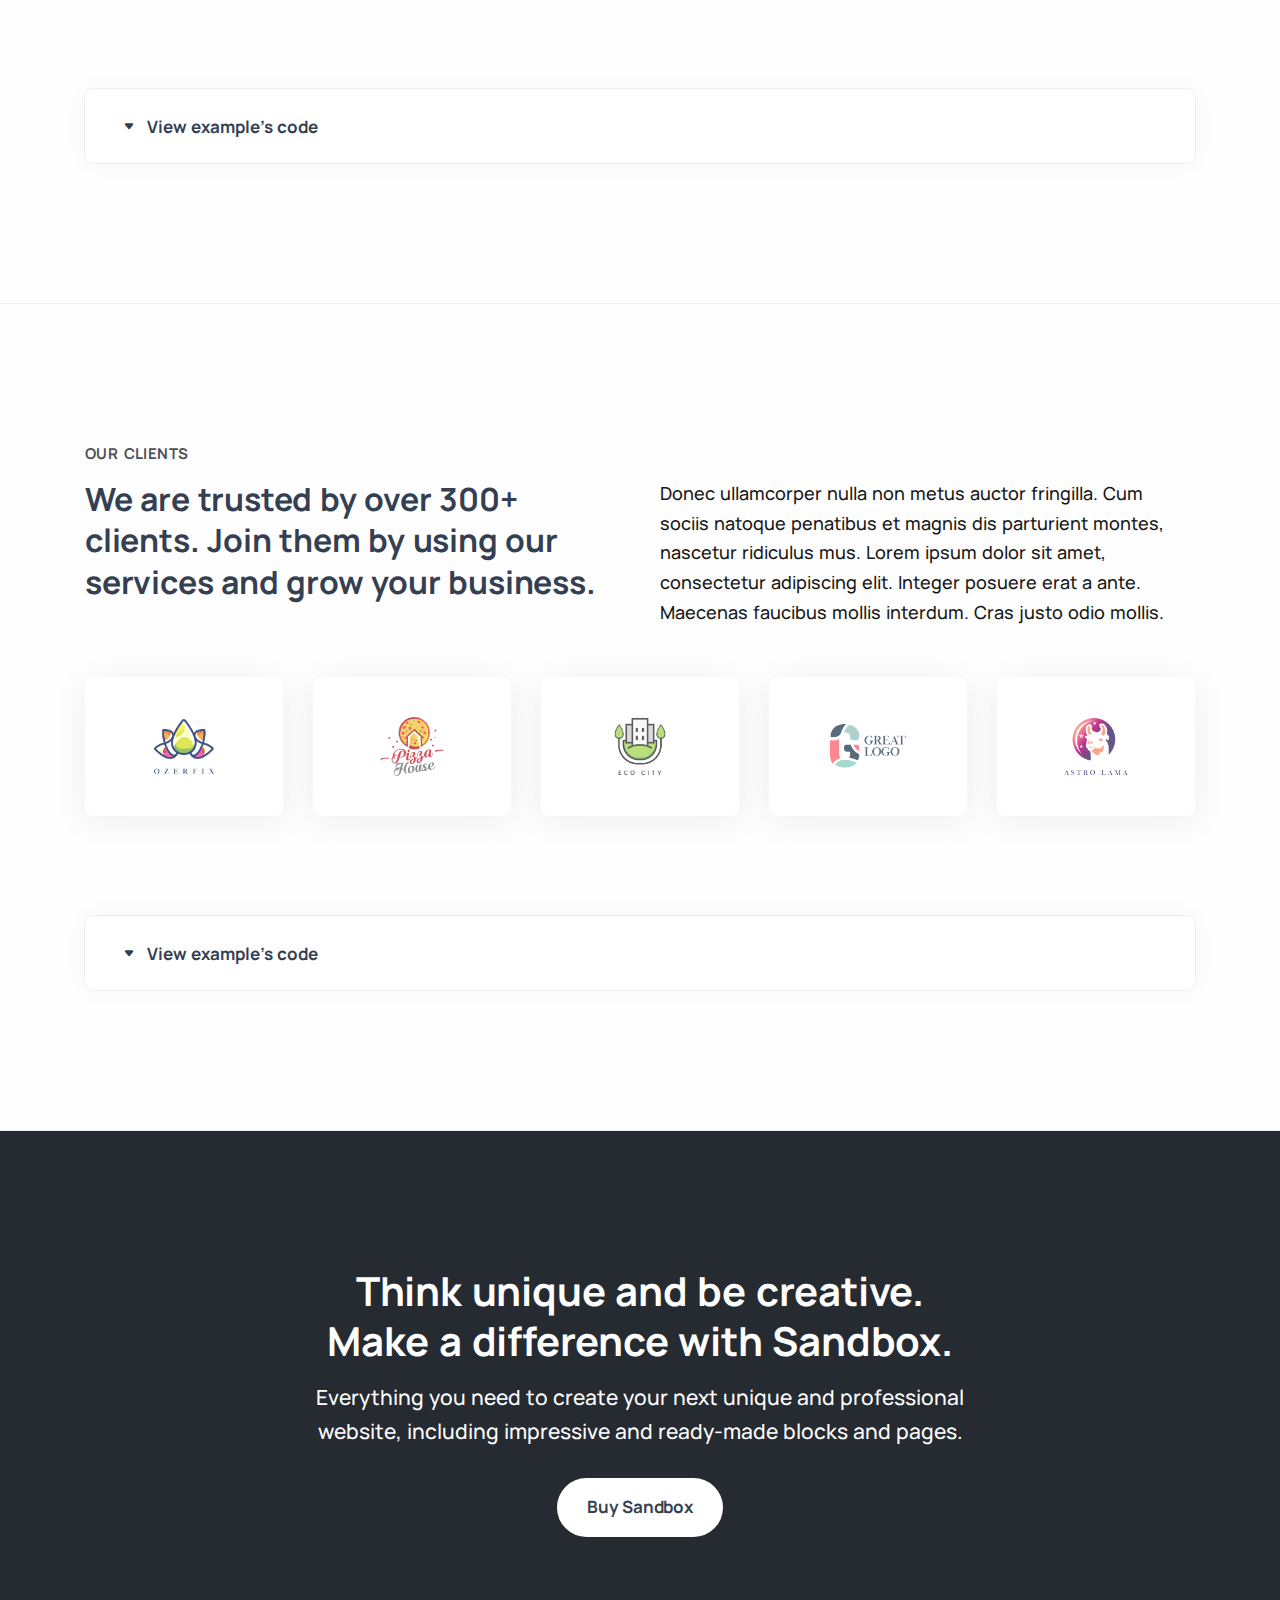
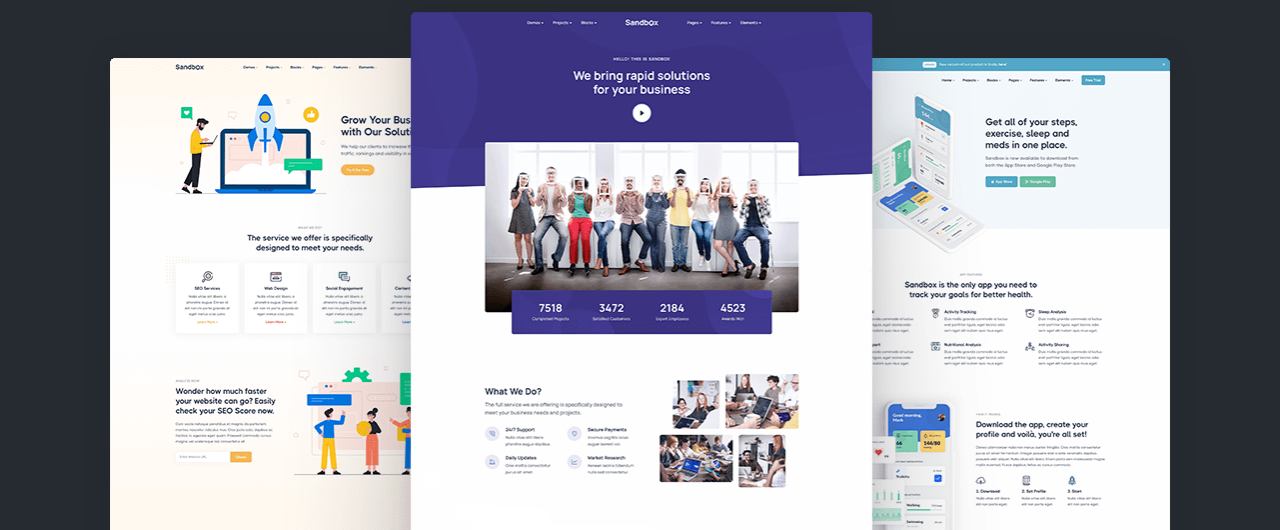
<file: docs/blocks/clients.html>
<!DOCTYPE html>
<html lang="en">

<head>
  <meta charset="utf-8">
  <meta name="viewport" content="width=device-width, initial-scale=1.0">
  <link rel="shortcut icon" href="../../assets/img/favicon.png">
  <title>Sandbox</title>
  <link rel="stylesheet" href="../../assets/css/plugins.css">
  <link rel="stylesheet" href="../../assets/css/style.css">
</head>

<body>
  <div class="content-wrapper">
    <header class="wrapper bg-soft-primary">
      <nav class="navbar navbar-expand-lg center-nav transparent navbar-light">
        <div class="container flex-lg-row flex-nowrap align-items-center">
          <div class="navbar-brand w-100">
            <a href="../../index.html">
              <img src="../../assets/img/logo.png" srcset="../../assets/img/logo@2x.png 2x" alt="" />
            </a>
          </div>
          <div class="navbar-collapse offcanvas-nav">
            <div class="offcanvas-header d-lg-none d-xl-none">
              <a href="../../index.html"><img src="../../assets/img/logo-light.png" srcset="../../assets/img/logo-light@2x.png 2x" alt="" /></a>
              <button type="button" class="btn-close btn-close-white offcanvas-close offcanvas-nav-close" aria-label="Close"></button>
            </div>
            <ul class="navbar-nav">
              <li class="nav-item"><a class="nav-link" href="#!">Demos</a>
                <ul class="dropdown-menu mega-menu mega-menu-dark mega-menu-img">
                  <li class="mega-menu-content">
                    <ul class="row row-cols-1 row-cols-lg-6 gx-0 gx-lg-4 gy-lg-2 list-unstyled">
                      <li class="col"><a class="dropdown-item" href="../../demo1.html">
                          <figure class="rounded lift d-none d-lg-block"><img src="../../assets/img/demos/mi1.jpg" srcset="../../assets/img/demos/mi1@2x.jpg 2x" alt=""></figure>
                          <span class="d-lg-none">Demo I</span>
                        </a></li>
                      <li class="col"><a class="dropdown-item" href="../../demo2.html">
                          <figure class="rounded lift d-none d-lg-block"><img src="../../assets/img/demos/mi2.jpg" srcset="../../assets/img/demos/mi2@2x.jpg 2x" alt=""></figure>
                          <span class="d-lg-none">Demo II</span>
                        </a></li>
                      <li class="col"><a class="dropdown-item" href="../../demo3.html">
                          <figure class="rounded lift d-none d-lg-block"><img src="../../assets/img/demos/mi3.jpg" srcset="../../assets/img/demos/mi3@2x.jpg 2x" alt=""></figure>
                          <span class="d-lg-none">Demo III</span>
                        </a></li>
                      <li class="col"><a class="dropdown-item" href="../../demo4.html">
                          <figure class="rounded lift d-none d-lg-block"><img src="../../assets/img/demos/mi4.jpg" srcset="../../assets/img/demos/mi4@2x.jpg 2x" alt=""></figure>
                          <span class="d-lg-none">Demo IV</span>
                        </a></li>
                      <li class="col"><a class="dropdown-item" href="../../demo5.html">
                          <figure class="rounded lift d-none d-lg-block"><img src="../../assets/img/demos/mi5.jpg" srcset="../../assets/img/demos/mi5@2x.jpg 2x" alt=""></figure>
                          <span class="d-lg-none">Demo V</span>
                        </a></li>
                      <li class="col"><a class="dropdown-item" href="../../demo6.html">
                          <figure class="rounded lift d-none d-lg-block"><img src="../../assets/img/demos/mi6.jpg" srcset="../../assets/img/demos/mi6@2x.jpg 2x" alt=""></figure>
                          <span class="d-lg-none">Demo VI</span>
                        </a></li>
                      <li class="col"><a class="dropdown-item" href="../../demo7.html">
                          <figure class="rounded lift d-none d-lg-block"><img src="../../assets/img/demos/mi7.jpg" srcset="../../assets/img/demos/mi7@2x.jpg 2x" alt=""></figure>
                          <span class="d-lg-none">Demo VII</span>
                        </a></li>
                      <li class="col"><a class="dropdown-item" href="../../demo8.html">
                          <figure class="rounded lift d-none d-lg-block"><img src="../../assets/img/demos/mi8.jpg" srcset="../../assets/img/demos/mi8@2x.jpg 2x" alt=""></figure>
                          <span class="d-lg-none">Demo VIII</span>
                        </a></li>
                      <li class="col"><a class="dropdown-item" href="../../demo9.html">
                          <figure class="rounded lift d-none d-lg-block"><img src="../../assets/img/demos/mi9.jpg" srcset="../../assets/img/demos/mi9@2x.jpg 2x" alt=""></figure>
                          <span class="d-lg-none">Demo IX</span>
                        </a></li>
                      <li class="col"><a class="dropdown-item" href="../../demo10.html">
                          <figure class="rounded lift d-none d-lg-block"><img src="../../assets/img/demos/mi10.jpg" srcset="../../assets/img/demos/mi10@2x.jpg 2x" alt=""></figure>
                          <span class="d-lg-none">Demo X</span>
                        </a></li>
                      <li class="col"><a class="dropdown-item" href="../../demo11.html">
                          <figure class="rounded lift d-none d-lg-block"><img src="../../assets/img/demos/mi11.jpg" srcset="../../assets/img/demos/mi11@2x.jpg 2x" alt=""></figure>
                          <span class="d-lg-none">Demo XI</span>
                        </a></li>
                      <li class="col"><a class="dropdown-item" href="../../demo12.html">
                          <figure class="rounded lift d-none d-lg-block"><img src="../../assets/img/demos/mi12.jpg" srcset="../../assets/img/demos/mi12@2x.jpg 2x" alt=""></figure>
                          <span class="d-lg-none">Demo XII</span>
                        </a></li>
                      <li class="col"><a class="dropdown-item" href="../../demo13.html">
                          <figure class="rounded lift d-none d-lg-block"><img src="../../assets/img/demos/mi13.jpg" srcset="../../assets/img/demos/mi13@2x.jpg 2x" alt=""></figure>
                          <span class="d-lg-none">Demo XIII</span>
                        </a></li>
                      <li class="col"><a class="dropdown-item" href="../../demo14.html">
                          <figure class="rounded lift d-none d-lg-block"><img src="../../assets/img/demos/mi14.jpg" srcset="../../assets/img/demos/mi14@2x.jpg 2x" alt=""></figure>
                          <span class="d-lg-none">Demo XIV</span>
                        </a></li>
                      <li class="col"><a class="dropdown-item" href="../../demo15.html">
                          <figure class="rounded lift d-none d-lg-block"><img src="../../assets/img/demos/mi15.jpg" srcset="../../assets/img/demos/mi15@2x.jpg 2x" alt=""></figure>
                          <span class="d-lg-none">Demo XV</span>
                        </a></li>
                      <li class="col"><a class="dropdown-item" href="../../demo16.html">
                          <figure class="rounded lift d-none d-lg-block"><img src="../../assets/img/demos/mi16.jpg" srcset="../../assets/img/demos/mi16@2x.jpg 2x" alt=""></figure>
                          <span class="d-lg-none">Demo XVI</span>
                        </a></li>
                      <li class="col"><a class="dropdown-item" href="../../demo17.html">
                          <figure class="rounded lift d-none d-lg-block"><img src="../../assets/img/demos/mi17.jpg" srcset="../../assets/img/demos/mi17@2x.jpg 2x" alt=""></figure>
                          <span class="d-lg-none">Demo XVII</span>
                        </a></li>
                      <li class="col"><a class="dropdown-item" href="../../demo18.html">
                          <figure class="rounded lift d-none d-lg-block"><img src="../../assets/img/demos/mi18.jpg" srcset="../../assets/img/demos/mi18@2x.jpg 2x" alt=""></figure>
                          <span class="d-lg-none">Demo XVIII</span>
                        </a></li>
                    </ul>
                    <!--/.row -->
                  </li>
                  <!--/.mega-menu-content-->
                </ul>
                <!--/.dropdown-menu -->
              </li>
              <li class="nav-item dropdown"><a class="nav-link dropdown-toggle" href="#!">Pages</a>
                <ul class="dropdown-menu">
                  <li class="dropdown"><a class="dropdown-item dropdown-toggle" href="#">Services</a>
                    <ul class="dropdown-menu">
                      <li class="nav-item"><a class="dropdown-item" href="../../services.html">Services I</a></li>
                      <li class="nav-item"><a class="dropdown-item" href="../../services2.html">Services II</a></li>
                    </ul>
                  </li>
                  <li class="dropdown"><a class="dropdown-item dropdown-toggle" href="#">About</a>
                    <ul class="dropdown-menu">
                      <li class="nav-item"><a class="dropdown-item" href="../../about.html">About I</a></li>
                      <li class="nav-item"><a class="dropdown-item" href="../../about2.html">About II</a></li>
                    </ul>
                  </li>
                  <li class="dropdown"><a class="dropdown-item dropdown-toggle" href="#">Contact</a>
                    <ul class="dropdown-menu">
                      <li class="nav-item"><a class="dropdown-item" href="../../contact.html">Contact I</a></li>
                      <li class="nav-item"><a class="dropdown-item" href="../../contact2.html">Contact II</a></li>
                      <li class="nav-item"><a class="dropdown-item" href="../../contact3.html">Contact III</a></li>
                    </ul>
                  </li>
                  <li class="nav-item"><a class="dropdown-item" href="../../pricing.html">Pricing</a></li>
                  <li class="nav-item"><a class="dropdown-item" href="../../onepage.html">One Page</a></li>
                </ul>
              </li>
              <li class="nav-item dropdown"><a class="nav-link dropdown-toggle" href="#!">Projects</a>
                <ul class="dropdown-menu">
                  <li class="nav-item"><a class="dropdown-item" href="../../projects.html">Projects I</a></li>
                  <li class="nav-item"><a class="dropdown-item" href="../../projects2.html">Projects II</a></li>
                  <li class="nav-item"><a class="dropdown-item" href="../../projects3.html">Projects III</a></li>
                  <li class="nav-item"><a class="dropdown-item" href="../../projects4.html">Projects IV</a></li>
                  <li class="dropdown"><a class="dropdown-item dropdown-toggle" href="#">Single Projects</a>
                    <ul class="dropdown-menu">
                      <li class="nav-item"><a class="dropdown-item" href="../../single-project.html">Single Project I</a></li>
                      <li class="nav-item"><a class="dropdown-item" href="../../single-project2.html">Single Project II</a></li>
                      <li class="nav-item"><a class="dropdown-item" href="../../single-project3.html">Single Project III</a></li>
                    </ul>
                  </li>
                </ul>
              </li>
              <li class="nav-item dropdown"><a class="nav-link dropdown-toggle" href="#!">Blog</a>
                <ul class="dropdown-menu">
                  <li class="nav-item"><a class="dropdown-item" href="../../blog.html">Blog without Sidebar</a></li>
                  <li class="nav-item"><a class="dropdown-item" href="../../blog2.html">Blog with Sidebar</a></li>
                  <li class="nav-item"><a class="dropdown-item" href="../../blog3.html">Blog with Left Sidebar</a></li>
                  <li class="dropdown"><a class="dropdown-item dropdown-toggle" href="#">Blog Posts</a>
                    <ul class="dropdown-menu">
                      <li class="nav-item"><a class="dropdown-item" href="../../blog-post.html">Post without Sidebar</a></li>
                      <li class="nav-item"><a class="dropdown-item" href="../../blog-post2.html">Post with Sidebar</a></li>
                      <li class="nav-item"><a class="dropdown-item" href="../../blog-post3.html">Post with Left Sidebar</a></li>
                    </ul>
                  </li>
                </ul>
              </li>
              <li class="nav-item"><a class="nav-link" href="#!">Blocks</a>
                <ul class="dropdown-menu mega-menu mega-menu-dark mega-menu-img">
                  <li class="mega-menu-content">
                    <ul class="row row-cols-1 row-cols-lg-6 gx-0 gx-lg-6 gy-lg-4 list-unstyled">
                      <li class="col"><a class="dropdown-item" href="../../docs/blocks/about.html">
                          <div class="rounded img-svg d-none d-lg-block p-4 mb-lg-2"><img class="rounded-0" src="../../assets/img/demos/block1.svg" alt=""></div>
                          <span>About</span>
                        </a>
                      </li>
                      <li class="col"><a class="dropdown-item" href="../../docs/blocks/blog.html">
                          <div class="rounded img-svg d-none d-lg-block p-4 mb-lg-2"><img class="rounded-0" src="../../assets/img/demos/block2.svg" alt=""></div>
                          <span>Blog</span>
                        </a>
                      </li>
                      <li class="col"><a class="dropdown-item" href="../../docs/blocks/call-to-action.html">
                          <div class="rounded img-svg d-none d-lg-block p-4 mb-lg-2"><img class="rounded-0" src="../../assets/img/demos/block3.svg" alt=""></div>
                          <span>Call to Action</span>
                        </a>
                      </li>
                      <li class="col"><a class="dropdown-item" href="../../docs/blocks/clients.html">
                          <div class="rounded img-svg d-none d-lg-block p-4 mb-lg-2"><img class="rounded-0" src="../../assets/img/demos/block4.svg" alt=""></div>
                          <span>Clients</span>
                        </a>
                      </li>
                      <li class="col"><a class="dropdown-item" href="../../docs/blocks/contact.html">
                          <div class="rounded img-svg d-none d-lg-block p-4 mb-lg-2"><img class="rounded-0" src="../../assets/img/demos/block5.svg" alt=""></div>
                          <span>Contact</span>
                        </a>
                      </li>
                      <li class="col"><a class="dropdown-item" href="../../docs/blocks/facts.html">
                          <div class="rounded img-svg d-none d-lg-block p-4 mb-lg-2"><img class="rounded-0" src="../../assets/img/demos/block6.svg" alt=""></div>
                          <span>Facts</span>
                        </a>
                      </li>
                      <li class="col"><a class="dropdown-item" href="../../docs/blocks/faq.html">
                          <div class="rounded img-svg d-none d-lg-block p-4 mb-lg-2"><img class="rounded-0" src="../../assets/img/demos/block7.svg" alt=""></div>
                          <span>FAQ</span>
                        </a>
                      </li>
                      <li class="col"><a class="dropdown-item" href="../../docs/blocks/features.html">
                          <div class="rounded img-svg d-none d-lg-block p-4 mb-lg-2"><img class="rounded-0" src="../../assets/img/demos/block8.svg" alt=""></div>
                          <span>Features</span>
                        </a>
                      </li>
                      <li class="col"><a class="dropdown-item" href="../../docs/blocks/footer.html">
                          <div class="rounded img-svg d-none d-lg-block p-4 mb-lg-2"><img class="rounded-0" src="../../assets/img/demos/block9.svg" alt=""></div>
                          <span>Footer</span>
                        </a>
                      </li>
                      <li class="col"><a class="dropdown-item" href="../../docs/blocks/hero.html">
                          <div class="rounded img-svg d-none d-lg-block p-4 mb-lg-2"><img class="rounded-0" src="../../assets/img/demos/block10.svg" alt=""></div>
                          <span>Hero</span>
                        </a>
                      </li>
                      <li class="col"><a class="dropdown-item" href="../../docs/blocks/navbar.html">
                          <div class="rounded img-svg d-none d-lg-block p-4 mb-lg-2"><img class="rounded-0" src="../../assets/img/demos/block11.svg" alt=""></div>
                          <span>Navbar</span>
                        </a>
                      </li>
                      <li class="col"><a class="dropdown-item" href="../../docs/blocks/portfolio.html">
                          <div class="rounded img-svg d-none d-lg-block p-4 mb-lg-2"><img class="rounded-0" src="../../assets/img/demos/block12.svg" alt=""></div>
                          <span>Portfolio</span>
                        </a>
                      </li>
                      <li class="col"><a class="dropdown-item" href="../../docs/blocks/pricing.html">
                          <div class="rounded img-svg d-none d-lg-block p-4 mb-lg-2"><img class="rounded-0" src="../../assets/img/demos/block13.svg" alt=""></div>
                          <span>Pricing</span>
                        </a>
                      </li>
                      <li class="col"><a class="dropdown-item" href="../../docs/blocks/process.html">
                          <div class="rounded img-svg d-none d-lg-block p-4 mb-lg-2"><img class="rounded-0" src="../../assets/img/demos/block14.svg" alt=""></div>
                          <span>Process</span>
                        </a>
                      </li>
                      <li class="col"><a class="dropdown-item" href="../../docs/blocks/team.html">
                          <div class="rounded img-svg d-none d-lg-block p-4 mb-lg-2"><img class="rounded-0" src="../../assets/img/demos/block15.svg" alt=""></div>
                          <span>Team</span>
                        </a>
                      </li>
                      <li class="col"><a class="dropdown-item" href="../../docs/blocks/testimonials.html">
                          <div class="rounded img-svg d-none d-lg-block p-4 mb-lg-2"><img class="rounded-0" src="../../assets/img/demos/block16.svg" alt=""></div>
                          <span>Testimonials</span>
                        </a>
                      </li>
                    </ul>
                    <!--/.row -->
                  </li>
                  <!--/.mega-menu-content-->
                </ul>
                <!--/.dropdown-menu -->
              </li>
              <li class="nav-item"><a class="nav-link" href="../../docs/index.html">Documentation</a>
                <ul class="dropdown-menu mega-menu">
                  <li class="mega-menu-content">
                    <div class="row gx-0 gx-lg-3">
                      <div class="col-lg-4">
                        <h6 class="dropdown-header">Usage</h6>
                        <ul class="list-unstyled cc-2 pb-lg-1">
                          <li><a class="dropdown-item" href="../../docs/index.html">Get Started</a></li>
                          <li><a class="dropdown-item" href="../../docs/forms.html">Forms</a></li>
                          <li><a class="dropdown-item" href="../../docs/faq.html">FAQ</a></li>
                          <li><a class="dropdown-item" href="../../docs/changelog.html">Changelog</a></li>
                          <li><a class="dropdown-item" href="../../docs/credits.html">Credits</a></li>
                        </ul>
                        <h6 class="dropdown-header mt-lg-6">Styleguide</h6>
                        <ul class="list-unstyled cc-2">
                          <li><a class="dropdown-item" href="../../docs/styleguide/colors.html">Colors</a></li>
                          <li><a class="dropdown-item" href="../../docs/styleguide/fonts.html">Fonts</a></li>
                          <li><a class="dropdown-item" href="../../docs/styleguide/duotone-icons.html">Duotone Icons</a></li>
                          <li><a class="dropdown-item" href="../../docs/styleguide/unicons.html">Unicons</a></li>
                          <li><a class="dropdown-item" href="../../docs/styleguide/illustrations.html">Illustrations</a></li>
                          <li><a class="dropdown-item" href="../../docs/styleguide/media.html">Media</a></li>
                          <li><a class="dropdown-item" href="../../docs/styleguide/abstract.html">Abstract Images</a></li>
                          <li><a class="dropdown-item" href="../../docs/styleguide/misc.html">Misc</a></li>
                        </ul>
                      </div>
                      <!--/column -->
                      <div class="col-lg-8">
                        <h6 class="dropdown-header">Elements</h6>
                        <ul class="list-unstyled cc-3">
                          <li><a class="dropdown-item" href="../../docs/elements/accordion.html">Accordion</a></li>
                          <li><a class="dropdown-item" href="../../docs/elements/alerts.html">Alerts</a></li>
                          <li><a class="dropdown-item" href="../../docs/elements/animations.html">Animations</a></li>
                          <li><a class="dropdown-item" href="../../docs/elements/avatars.html">Avatars</a></li>
                          <li><a class="dropdown-item" href="../../docs/elements/background.html">Background</a></li>
                          <li><a class="dropdown-item" href="../../docs/elements/badges.html">Badges</a></li>
                          <li><a class="dropdown-item" href="../../docs/elements/breadcrumb.html">Breadcrumb</a></li>
                          <li><a class="dropdown-item" href="../../docs/elements/buttons.html">Buttons</a></li>
                          <li><a class="dropdown-item" href="../../docs/elements/carousel.html">Carousel</a></li>
                          <li><a class="dropdown-item" href="../../docs/elements/dividers.html">Dividers</a></li>
                          <li><a class="dropdown-item" href="../../docs/elements/form-elements.html">Form Elements</a></li>
                          <li><a class="dropdown-item" href="../../docs/elements/hover.html">Hover</a></li>
                          <li><a class="dropdown-item" href="../../docs/elements/image-mask.html">Image Mask</a></li>
                          <li><a class="dropdown-item" href="../../docs/elements/lightbox.html">Lightbox</a></li>
                          <li><a class="dropdown-item" href="../../docs/elements/lists.html">Lists</a></li>
                          <li><a class="dropdown-item" href="../../docs/elements/player.html">Media Player</a></li>
                          <li><a class="dropdown-item" href="../../docs/elements/modal.html">Modal</a></li>
                          <li><a class="dropdown-item" href="../../docs/elements/progressbar.html">Progressbar</a></li>
                          <li><a class="dropdown-item" href="../../docs/elements/shadows.html">Shadows</a></li>
                          <li><a class="dropdown-item" href="../../docs/elements/shapes.html">Shapes</a></li>
                          <li><a class="dropdown-item" href="../../docs/elements/tables.html">Tables</a></li>
                          <li><a class="dropdown-item" href="../../docs/elements/tabs.html">Tabs</a></li>
                          <li><a class="dropdown-item" href="../../docs/elements/text-highlight.html">Text Highlight</a></li>
                          <li><a class="dropdown-item" href="../../docs/elements/tooltips-popovers.html">Tooltips & Popovers</a></li>
                          <li><a class="dropdown-item" href="../../docs/elements/typed-text.html">Typed Text</a></li>
                          <li><a class="dropdown-item" href="../../docs/elements/typography.html">Typography</a></li>
                        </ul>
                      </div>
                      <!--/column -->
                    </div>
                    <!--/.row -->
                  </li>
                  <!--/.mega-menu-content-->
                </ul>
                <!--/.dropdown-menu -->
              </li>
            </ul>
            <!-- /.navbar-nav -->
          </div>
          <!-- /.navbar-collapse -->
          <div class="navbar-other w-100 d-flex ms-auto">
            <ul class="navbar-nav flex-row align-items-center ms-auto" data-sm-skip="true">
              <li class="nav-item dropdown language-select text-uppercase">
                <a class="nav-link dropdown-item dropdown-toggle" href="#" role="button" data-bs-toggle="dropdown" aria-haspopup="true" aria-expanded="false">En</a>
                <ul class="dropdown-menu">
                  <li class="nav-item"><a class="dropdown-item" href="#">En</a></li>
                  <li class="nav-item"><a class="dropdown-item" href="#">De</a></li>
                  <li class="nav-item"><a class="dropdown-item" href="#">Es</a></li>
                </ul>
              </li>
              <li class="nav-item d-none d-md-block">
                <a href="../../contact.html" class="btn btn-sm btn-primary rounded-pill">Contact</a>
              </li>
              <li class="nav-item d-lg-none">
                <div class="navbar-hamburger"><button class="hamburger animate plain" data-toggle="offcanvas-nav"><span></span></button></div>
              </li>
            </ul>
            <!-- /.navbar-nav -->
          </div>
          <!-- /.navbar-other -->
        </div>
        <!-- /.container -->
      </nav>
      <!-- /.navbar -->
    </header>
    <!-- /header -->
    <section class="wrapper bg-soft-primary">
      <div class="container pt-10 pb-12 pt-md-14 pb-md-16 text-center">
        <div class="row">
          <div class="col-md-9 col-lg-7 col-xl-5 mx-auto">
            <h1 class="display-1 mb-3">Blocks - Clients</h1>
            <p class="lead px-xxl-10">Copy any custom block snippet below and paste it on your page to build your website easily.</p>
          </div>
          <!-- /column -->
        </div>
        <!-- /.row -->
      </div>
      <!-- /.container -->
    </section>
    <!-- /section -->
    <section class="wrapper bg-light wrapper-border">
      <div class="container py-11">
        <div class="filter basic-filter">
          <h2 class="h5">Filter Blocks:</h2>
          <ul>
            <li><a href="../../docs/blocks/about.html">About</a></li>
            <li><a href="../../docs/blocks/blog.html">Blog</a></li>
            <li><a href="../../docs/blocks/call-to-action.html">Call to Action</a></li>
            <li><a href="../../docs/blocks/clients.html" class="active">Clients</a></li>
            <li><a href="../../docs/blocks/contact.html">Contact</a></li>
            <li><a href="../../docs/blocks/facts.html">Facts</a></li>
            <li><a href="../../docs/blocks/faq.html">FAQ</a></li>
            <li><a href="../../docs/blocks/features.html">Features</a></li>
            <li><a href="../../docs/blocks/footer.html">Footer</a></li>
            <li><a href="../../docs/blocks/hero.html">Hero</a></li>
            <li><a href="../../docs/blocks/navbar.html">Navbar</a></li>
            <li><a href="../../docs/blocks/portfolio.html">Portfolio</a></li>
            <li><a href="../../docs/blocks/pricing.html">Pricing</a></li>
            <li><a href="../../docs/blocks/process.html">Process</a></li>
            <li><a href="../../docs/blocks/team.html">Team</a></li>
            <li><a href="../../docs/blocks/testimonials.html">Testimonials</a></li>
          </ul>
        </div>
        <!--/.filter -->
      </div>
      <!-- /.container -->
    </section>
    <!-- /section -->
    <section id="snippet-1" class="wrapper bg-light wrapper-border">
      <div class="container pt-15 pt-md-17 pb-13 pb-md-15">
        <h2 class="fs-15 text-uppercase text-muted text-center mb-8">Trusted by Over 5000 Clients</h2>
        <div class="carousel owl-carousel clients mb-0" data-margin="30" data-loop="true" data-dots="false" data-autoplay="true" data-autoplay-timeout="3000" data-responsive='{"0":{"items": "2"}, "768":{"items": "4"}, "992":{"items": "5"}, "1200":{"items": "6"}, "1400":{"items": "7"}}'>
          <div class="item px-5"><img src="../../assets/img/brands/c1.png" alt="" /></div>
          <div class="item px-5"><img src="../../assets/img/brands/c2.png" alt="" /></div>
          <div class="item px-5"><img src="../../assets/img/brands/c3.png" alt="" /></div>
          <div class="item px-5"><img src="../../assets/img/brands/c4.png" alt="" /></div>
          <div class="item px-5"><img src="../../assets/img/brands/c5.png" alt="" /></div>
          <div class="item px-5"><img src="../../assets/img/brands/c6.png" alt="" /></div>
          <div class="item px-5"><img src="../../assets/img/brands/c7.png" alt="" /></div>
          <div class="item px-5"><img src="../../assets/img/brands/c8.png" alt="" /></div>
          <div class="item px-5"><img src="../../assets/img/brands/c9.png" alt="" /></div>
          <div class="item px-5"><img src="../../assets/img/brands/c10.png" alt="" /></div>
          <div class="item px-5"><img src="../../assets/img/brands/c11.png" alt="" /></div>
        </div>
        <!-- /.owl-carousel -->
      </div>
      <!-- /.container -->
      <div class="container pb-15 pb-md-17">
        <div class="card">
          <div class="card-footer border-0 position-relative">
            <a class="collapse-link collapsed stretched-link" data-bs-toggle="collapse" href="#collapse-snippet-1">View example's code</a>
          </div>
          <!--/.card-footer -->
          <div id="collapse-snippet-1" class="card-footer bg-dark p-0 accordion-collapse collapse">
            <div class="code-wrapper">
              <div class="code-wrapper-inner">
                <pre class="language-html"><code>&lt;section class=&quot;wrapper bg-light wrapper-border&quot;&gt;
  &lt;div class=&quot;container py-14 py-md-16&quot;&gt;
    &lt;h2 class=&quot;fs-15 text-uppercase text-muted text-center mb-8&quot;&gt;Trusted by Over 5000 Clients&lt;/h2&gt;
    &lt;div class=&quot;carousel owl-carousel clients mb-0&quot; data-margin=&quot;30&quot; data-loop=&quot;true&quot; data-dots=&quot;false&quot; data-autoplay=&quot;true&quot; data-autoplay-timeout=&quot;3000&quot; data-responsive=&apos;{&quot;0&quot;:{&quot;items&quot;: &quot;2&quot;}, &quot;768&quot;:{&quot;items&quot;: &quot;4&quot;}, &quot;992&quot;:{&quot;items&quot;: &quot;5&quot;}, &quot;1200&quot;:{&quot;items&quot;: &quot;6&quot;}, &quot;1400&quot;:{&quot;items&quot;: &quot;7&quot;}}&apos;&gt;
      &lt;div class=&quot;item px-5&quot;&gt;&lt;img src=&quot;./assets/img/brands/c1.png&quot; alt=&quot;&quot; /&gt;&lt;/div&gt;
      &lt;div class=&quot;item px-5&quot;&gt;&lt;img src=&quot;./assets/img/brands/c2.png&quot; alt=&quot;&quot; /&gt;&lt;/div&gt;
      &lt;div class=&quot;item px-5&quot;&gt;&lt;img src=&quot;./assets/img/brands/c3.png&quot; alt=&quot;&quot; /&gt;&lt;/div&gt;
      &lt;div class=&quot;item px-5&quot;&gt;&lt;img src=&quot;./assets/img/brands/c4.png&quot; alt=&quot;&quot; /&gt;&lt;/div&gt;
      &lt;div class=&quot;item px-5&quot;&gt;&lt;img src=&quot;./assets/img/brands/c5.png&quot; alt=&quot;&quot; /&gt;&lt;/div&gt;
      &lt;div class=&quot;item px-5&quot;&gt;&lt;img src=&quot;./assets/img/brands/c6.png&quot; alt=&quot;&quot; /&gt;&lt;/div&gt;
      &lt;div class=&quot;item px-5&quot;&gt;&lt;img src=&quot;./assets/img/brands/c7.png&quot; alt=&quot;&quot; /&gt;&lt;/div&gt;
      &lt;div class=&quot;item px-5&quot;&gt;&lt;img src=&quot;./assets/img/brands/c8.png&quot; alt=&quot;&quot; /&gt;&lt;/div&gt;
      &lt;div class=&quot;item px-5&quot;&gt;&lt;img src=&quot;./assets/img/brands/c9.png&quot; alt=&quot;&quot; /&gt;&lt;/div&gt;
      &lt;div class=&quot;item px-5&quot;&gt;&lt;img src=&quot;./assets/img/brands/c10.png&quot; alt=&quot;&quot; /&gt;&lt;/div&gt;
      &lt;div class=&quot;item px-5&quot;&gt;&lt;img src=&quot;./assets/img/brands/c11.png&quot; alt=&quot;&quot; /&gt;&lt;/div&gt;
    &lt;/div&gt;
    &lt;!-- /.owl-carousel --&gt;
  &lt;/div&gt;
  &lt;!-- /.container --&gt;
&lt;/section&gt;
&lt;!-- /section --&gt;</code></pre>
              </div>
              <!--/.code-wrapper-inner -->
            </div>
            <!--/.code-wrapper -->
          </div>
          <!--/.card-footer -->
        </div>
        <!--/.card -->
      </div>
      <!-- /.container -->
    </section>
    <!-- /section -->
    <section id="snippet-2" class="wrapper bg-light wrapper-border">
      <div class="container pt-15 pt-md-17 pb-13 pb-md-15">
        <div class="row gx-lg-8 gx-xl-12 gy-10 gy-lg-0">
          <div class="col-lg-4 mt-lg-2">
            <h2 class="fs-15 text-uppercase text-muted mb-3">Our Clients</h2>
            <h3 class="display-4 mb-3 pe-xxl-5">Trusted by over 300+ clients</h3>
            <p class="lead fs-lg mb-0 pe-xxl-5">We bring solutions to make life easier for our customers.</p>
          </div>
          <!-- /column -->
          <div class="col-lg-8">
            <div class="row row-cols-2 row-cols-md-4 gx-0 gx-md-8 gx-xl-12 gy-12">
              <div class="col">
                <figure class="px-3 px-md-0 px-xxl-2"><img src="../../assets/img/brands/z1.png" alt="" /></figure>
              </div>
              <!--/column -->
              <div class="col">
                <figure class="px-3 px-md-0 px-xxl-2"><img src="../../assets/img/brands/z2.png" alt="" /></figure>
              </div>
              <!--/column -->
              <div class="col">
                <figure class="px-3 px-md-0 px-xxl-2"><img src="../../assets/img/brands/z3.png" alt="" /></figure>
              </div>
              <!--/column -->
              <div class="col">
                <figure class="px-3 px-md-0 px-xxl-2"><img src="../../assets/img/brands/z4.png" alt="" /></figure>
              </div>
              <!--/column -->
              <div class="col">
                <figure class="px-3 px-md-0 px-xxl-2"><img src="../../assets/img/brands/z5.png" alt="" /></figure>
              </div>
              <!--/column -->
              <div class="col">
                <figure class="px-3 px-md-0 px-xxl-2"><img src="../../assets/img/brands/z6.png" alt="" /></figure>
              </div>
              <!--/column -->
              <div class="col">
                <figure class="px-3 px-md-0 px-xxl-2"><img src="../../assets/img/brands/z7.png" alt="" /></figure>
              </div>
              <!--/column -->
              <div class="col">
                <figure class="px-3 px-md-0 px-xxl-2"><img src="../../assets/img/brands/z8.png" alt="" /></figure>
              </div>
              <!--/column -->
            </div>
            <!--/.row -->
          </div>
          <!-- /column -->
        </div>
        <!-- /.row -->
      </div>
      <!-- /.container -->
      <div class="container pb-15 pb-md-17">
        <div class="card">
          <div class="card-footer border-0 position-relative">
            <a class="collapse-link collapsed stretched-link" data-bs-toggle="collapse" href="#collapse-snippet-2">View example's code</a>
          </div>
          <!--/.card-footer -->
          <div id="collapse-snippet-2" class="card-footer bg-dark p-0 accordion-collapse collapse">
            <div class="code-wrapper">
              <div class="code-wrapper-inner">
                <pre class="language-html"><code>&lt;section class=&quot;wrapper bg-light&quot;&gt;
  &lt;div class=&quot;container py-14 py-md-16&quot;&gt;
    &lt;div class=&quot;row gx-lg-8 gx-xl-12 gy-10 gy-lg-0&quot;&gt;
      &lt;div class=&quot;col-lg-4 mt-lg-2&quot;&gt;
        &lt;h2 class=&quot;fs-15 text-uppercase text-muted mb-3&quot;&gt;Our Clients&lt;/h2&gt;
        &lt;h3 class=&quot;display-4 mb-3 pe-xxl-5&quot;&gt;Trusted by over 300+ clients&lt;/h3&gt;
        &lt;p class=&quot;lead fs-lg mb-0 pe-xxl-5&quot;&gt;We bring solutions to make life easier for our customers.&lt;/p&gt;
      &lt;/div&gt;
      &lt;!-- /column --&gt;
      &lt;div class=&quot;col-lg-8&quot;&gt;
        &lt;div class=&quot;row row-cols-2 row-cols-md-4 gx-0 gx-md-8 gx-xl-12 gy-12&quot;&gt;
          &lt;div class=&quot;col&quot;&gt;
            &lt;figure class=&quot;px-3 px-md-0 px-xxl-2&quot;&gt;&lt;img src=&quot;./assets/img/brands/z1.png&quot; alt=&quot;&quot; /&gt;&lt;/figure&gt;
          &lt;/div&gt;
          &lt;!--/column --&gt;
          &lt;div class=&quot;col&quot;&gt;
            &lt;figure class=&quot;px-3 px-md-0 px-xxl-2&quot;&gt;&lt;img src=&quot;./assets/img/brands/z2.png&quot; alt=&quot;&quot; /&gt;&lt;/figure&gt;
          &lt;/div&gt;
          &lt;!--/column --&gt;
          &lt;div class=&quot;col&quot;&gt;
            &lt;figure class=&quot;px-3 px-md-0 px-xxl-2&quot;&gt;&lt;img src=&quot;./assets/img/brands/z3.png&quot; alt=&quot;&quot; /&gt;&lt;/figure&gt;
          &lt;/div&gt;
          &lt;!--/column --&gt;
          &lt;div class=&quot;col&quot;&gt;
            &lt;figure class=&quot;px-3 px-md-0 px-xxl-2&quot;&gt;&lt;img src=&quot;./assets/img/brands/z4.png&quot; alt=&quot;&quot; /&gt;&lt;/figure&gt;
          &lt;/div&gt;
          &lt;!--/column --&gt;
          &lt;div class=&quot;col&quot;&gt;
            &lt;figure class=&quot;px-3 px-md-0 px-xxl-2&quot;&gt;&lt;img src=&quot;./assets/img/brands/z5.png&quot; alt=&quot;&quot; /&gt;&lt;/figure&gt;
          &lt;/div&gt;
          &lt;!--/column --&gt;
          &lt;div class=&quot;col&quot;&gt;
            &lt;figure class=&quot;px-3 px-md-0 px-xxl-2&quot;&gt;&lt;img src=&quot;./assets/img/brands/z6.png&quot; alt=&quot;&quot; /&gt;&lt;/figure&gt;
          &lt;/div&gt;
          &lt;!--/column --&gt;
          &lt;div class=&quot;col&quot;&gt;
            &lt;figure class=&quot;px-3 px-md-0 px-xxl-2&quot;&gt;&lt;img src=&quot;./assets/img/brands/z7.png&quot; alt=&quot;&quot; /&gt;&lt;/figure&gt;
          &lt;/div&gt;
          &lt;!--/column --&gt;
          &lt;div class=&quot;col&quot;&gt;
            &lt;figure class=&quot;px-3 px-md-0 px-xxl-2&quot;&gt;&lt;img src=&quot;./assets/img/brands/z8.png&quot; alt=&quot;&quot; /&gt;&lt;/figure&gt;
          &lt;/div&gt;
          &lt;!--/column --&gt;
        &lt;/div&gt;
        &lt;!--/.row --&gt;
      &lt;/div&gt;
      &lt;!-- /column --&gt;
    &lt;/div&gt;
    &lt;!-- /.row --&gt;
  &lt;/div&gt;
  &lt;!-- /.container --&gt;
&lt;/section&gt;
&lt;!-- /section --&gt;</code></pre>
              </div>
              <!--/.code-wrapper-inner -->
            </div>
            <!--/.code-wrapper -->
          </div>
          <!--/.card-footer -->
        </div>
        <!--/.card -->
      </div>
      <!-- /.container -->
    </section>
    <!-- /section -->
    <section id="snippet-3" class="wrapper bg-light wrapper-border">
      <div class="container pt-15 pt-md-17 pb-13 pb-md-15">
        <h2 class="fs-15 text-uppercase text-muted mb-3">Our Clients</h2>
        <div class="row gx-lg-8 mb-10 gy-5">
          <div class="col-lg-6">
            <h3 class="display-5 mb-0">We are trusted by over 300+ clients. Join them by using our services and grow your business.</h3>
          </div>
          <!-- /column -->
          <div class="col-lg-6">
            <p class="lead mb-0">Donec ullamcorper nulla non metus auctor fringilla. Cum sociis natoque penatibus et magnis dis parturient montes, nascetur ridiculus mus. Lorem ipsum dolor sit amet, consectetur adipiscing elit. Integer posuere erat a ante. Maecenas faucibus mollis interdum. Cras justo odio mollis.</p>
          </div>
          <!-- /column -->
        </div>
        <!-- /.row -->
        <div class="row row-cols-2 row-cols-md-3 row-cols-xl-5 gx-lg-6 gy-6 justify-content-center">
          <div class="col">
            <div class="card shadow-lg h-100 align-items-center">
              <div class="card-body align-items-center d-flex px-3 py-6 p-md-8">
                <figure class="px-md-3 mb-0"><img src="../../assets/img/brands/z1.png" alt="" /></figure>
              </div>
              <!--/.card-body -->
            </div>
            <!--/.card -->
          </div>
          <!--/column -->
          <div class="col">
            <div class="card shadow-lg h-100 align-items-center">
              <div class="card-body align-items-center d-flex px-3 py-6 p-md-8">
                <figure class="px-md-3 mb-0"><img src="../../assets/img/brands/z2.png" alt="" /></figure>
              </div>
              <!--/.card-body -->
            </div>
            <!--/.card -->
          </div>
          <!--/column -->
          <div class="col">
            <div class="card shadow-lg h-100 align-items-center">
              <div class="card-body align-items-center d-flex px-3 py-6 p-md-8">
                <figure class="px-md-3 mb-0"><img src="../../assets/img/brands/z3.png" alt="" /></figure>
              </div>
              <!--/.card-body -->
            </div>
            <!--/.card -->
          </div>
          <!--/column -->
          <div class="col">
            <div class="card shadow-lg h-100 align-items-center">
              <div class="card-body align-items-center d-flex px-3 py-6 p-md-8">
                <figure class="px-md-3 mb-0"><img src="../../assets/img/brands/z4.png" alt="" /></figure>
              </div>
              <!--/.card-body -->
            </div>
            <!--/.card -->
          </div>
          <!--/column -->
          <div class="col">
            <div class="card shadow-lg h-100 align-items-center">
              <div class="card-body align-items-center d-flex px-3 py-6 p-md-8">
                <figure class="px-md-3 mb-0"><img src="../../assets/img/brands/z5.png" alt="" /></figure>
              </div>
              <!--/.card-body -->
            </div>
            <!--/.card -->
          </div>
          <!--/column -->
        </div>
        <!--/.row -->
      </div>
      <!-- /.container -->
      <div class="container pb-15 pb-md-17">
        <div class="card">
          <div class="card-footer border-0 position-relative">
            <a class="collapse-link collapsed stretched-link" data-bs-toggle="collapse" href="#collapse-snippet-3">View example's code</a>
          </div>
          <!--/.card-footer -->
          <div id="collapse-snippet-3" class="card-footer bg-dark p-0 accordion-collapse collapse">
            <div class="code-wrapper">
              <div class="code-wrapper-inner">
                <pre class="language-html"><code>&lt;section class=&quot;wrapper bg-light&quot;&gt;
  &lt;div class=&quot;container py-14 py-md-16&quot;&gt;
    &lt;h2 class=&quot;fs-15 text-uppercase text-muted mb-3&quot;&gt;Our Clients&lt;/h2&gt;
    &lt;div class=&quot;row gx-lg-8 mb-10 gy-5&quot;&gt;
      &lt;div class=&quot;col-lg-6&quot;&gt;
        &lt;h3 class=&quot;display-5 mb-0&quot;&gt;We are trusted by over 300+ clients. Join them by using our services and grow your business.&lt;/h3&gt;
      &lt;/div&gt;
      &lt;!-- /column --&gt;
      &lt;div class=&quot;col-lg-6&quot;&gt;
        &lt;p class=&quot;lead mb-0&quot;&gt;Donec ullamcorper nulla non metus auctor fringilla. Cum sociis natoque penatibus et magnis dis parturient montes, nascetur ridiculus mus. Lorem ipsum dolor sit amet, consectetur adipiscing elit. Integer posuere erat a ante. Maecenas faucibus mollis interdum. Cras justo odio mollis.&lt;/p&gt;
      &lt;/div&gt;
      &lt;!-- /column --&gt;
    &lt;/div&gt;
    &lt;!-- /.row --&gt;
    &lt;div class=&quot;row row-cols-2 row-cols-md-3 row-cols-xl-5 gx-lg-6 gy-6 justify-content-center&quot;&gt;
      &lt;div class=&quot;col&quot;&gt;
        &lt;div class=&quot;card shadow-lg h-100 align-items-center&quot;&gt;
          &lt;div class=&quot;card-body align-items-center d-flex px-3 py-6 p-md-8&quot;&gt;
            &lt;figure class=&quot;px-md-3 mb-0&quot;&gt;&lt;img src=&quot;./assets/img/brands/z1.png&quot; alt=&quot;&quot; /&gt;&lt;/figure&gt;
          &lt;/div&gt;
          &lt;!--/.card-body --&gt;
        &lt;/div&gt;
        &lt;!--/.card --&gt;
      &lt;/div&gt;
      &lt;!--/column --&gt;
      &lt;div class=&quot;col&quot;&gt;
        &lt;div class=&quot;card shadow-lg h-100 align-items-center&quot;&gt;
          &lt;div class=&quot;card-body align-items-center d-flex px-3 py-6 p-md-8&quot;&gt;
            &lt;figure class=&quot;px-md-3 mb-0&quot;&gt;&lt;img src=&quot;./assets/img/brands/z2.png&quot; alt=&quot;&quot; /&gt;&lt;/figure&gt;
          &lt;/div&gt;
          &lt;!--/.card-body --&gt;
        &lt;/div&gt;
        &lt;!--/.card --&gt;
      &lt;/div&gt;
      &lt;!--/column --&gt;
      &lt;div class=&quot;col&quot;&gt;
        &lt;div class=&quot;card shadow-lg h-100 align-items-center&quot;&gt;
          &lt;div class=&quot;card-body align-items-center d-flex px-3 py-6 p-md-8&quot;&gt;
            &lt;figure class=&quot;px-md-3 mb-0&quot;&gt;&lt;img src=&quot;./assets/img/brands/z3.png&quot; alt=&quot;&quot; /&gt;&lt;/figure&gt;
          &lt;/div&gt;
          &lt;!--/.card-body --&gt;
        &lt;/div&gt;
        &lt;!--/.card --&gt;
      &lt;/div&gt;
      &lt;!--/column --&gt;
      &lt;div class=&quot;col&quot;&gt;
        &lt;div class=&quot;card shadow-lg h-100 align-items-center&quot;&gt;
          &lt;div class=&quot;card-body align-items-center d-flex px-3 py-6 p-md-8&quot;&gt;
            &lt;figure class=&quot;px-md-3 mb-0&quot;&gt;&lt;img src=&quot;./assets/img/brands/z4.png&quot; alt=&quot;&quot; /&gt;&lt;/figure&gt;
          &lt;/div&gt;
          &lt;!--/.card-body --&gt;
        &lt;/div&gt;
        &lt;!--/.card --&gt;
      &lt;/div&gt;
      &lt;!--/column --&gt;
      &lt;div class=&quot;col&quot;&gt;
        &lt;div class=&quot;card shadow-lg h-100 align-items-center&quot;&gt;
          &lt;div class=&quot;card-body align-items-center d-flex px-3 py-6 p-md-8&quot;&gt;
            &lt;figure class=&quot;px-md-3 mb-0&quot;&gt;&lt;img src=&quot;./assets/img/brands/z5.png&quot; alt=&quot;&quot; /&gt;&lt;/figure&gt;
          &lt;/div&gt;
          &lt;!--/.card-body --&gt;
        &lt;/div&gt;
        &lt;!--/.card --&gt;
      &lt;/div&gt;
      &lt;!--/column --&gt;
    &lt;/div&gt;
    &lt;!--/.row --&gt;
  &lt;/div&gt;
  &lt;!-- /.container --&gt;
&lt;/section&gt;
&lt;!-- /section --&gt;</code></pre>
              </div>
              <!--/.code-wrapper-inner -->
            </div>
            <!--/.code-wrapper -->
          </div>
          <!--/.card-footer -->
        </div>
        <!--/.card -->
      </div>
      <!-- /.container -->
    </section>
    <!-- /section -->
  </div>
  <!-- /.content-wrapper -->
  <section class="wrapper bg-dark text-white">
    <div class="container pt-14 pt-md-16 text-center">
      <div class="row">
        <div class="col-md-10 col-lg-9 col-xl-8 col-xxl-7 mx-auto">
          <h2 class="display-3 text-white mt-3 mb-3 px-lg-8">Think unique and be creative. Make a difference with Sandbox.</h2>
          <p class="lead fs-lg mb-6">Everything you need to create your next unique and professional website, including impressive and ready-made blocks and pages.</p>
          <a href="https://1.envato.market/NKGrx2" target="_blank" class="btn btn-lg btn-white rounded-pill mb-10">Buy Sandbox</a>
        </div>
        <!-- /column -->
      </div>
      <!-- /.row -->
      <img class="img-fluid" src="../../assets/img/demos/f1.png" srcset="../../assets/img/demos/f1@2x.png 2x" alt="" />
    </div>
    <!-- /.container -->
  </section>
  <!-- /section -->
  <div class="progress-wrap">
    <svg class="progress-circle svg-content" width="100%" height="100%" viewBox="-1 -1 102 102">
      <path d="M50,1 a49,49 0 0,1 0,98 a49,49 0 0,1 0,-98" />
    </svg>
  </div>
  <script src="https://cdn.jsdelivr.net/npm/bootstrap@5.1.1/dist/js/bootstrap.bundle.min.js" integrity="sha384-/bQdsTh/da6pkI1MST/rWKFNjaCP5gBSY4sEBT38Q/9RBh9AH40zEOg7Hlq2THRZ" crossorigin="anonymous"></script>
  <script src="https://cdnjs.cloudflare.com/ajax/libs/jquery/3.6.0/jquery.min.js" integrity="sha512-894YE6QWD5I59HgZOGReFYm4dnWc1Qt5NtvYSaNcOP+u1T9qYdvdihz0PPSiiqn/+/3e7Jo4EaG7TubfWGUrMQ==" crossorigin="anonymous"></script>
  <script src="../../assets/js/plugins.js"></script>
  <script src="../../assets/js/theme.js"></script>
</body>

</html>
</file>
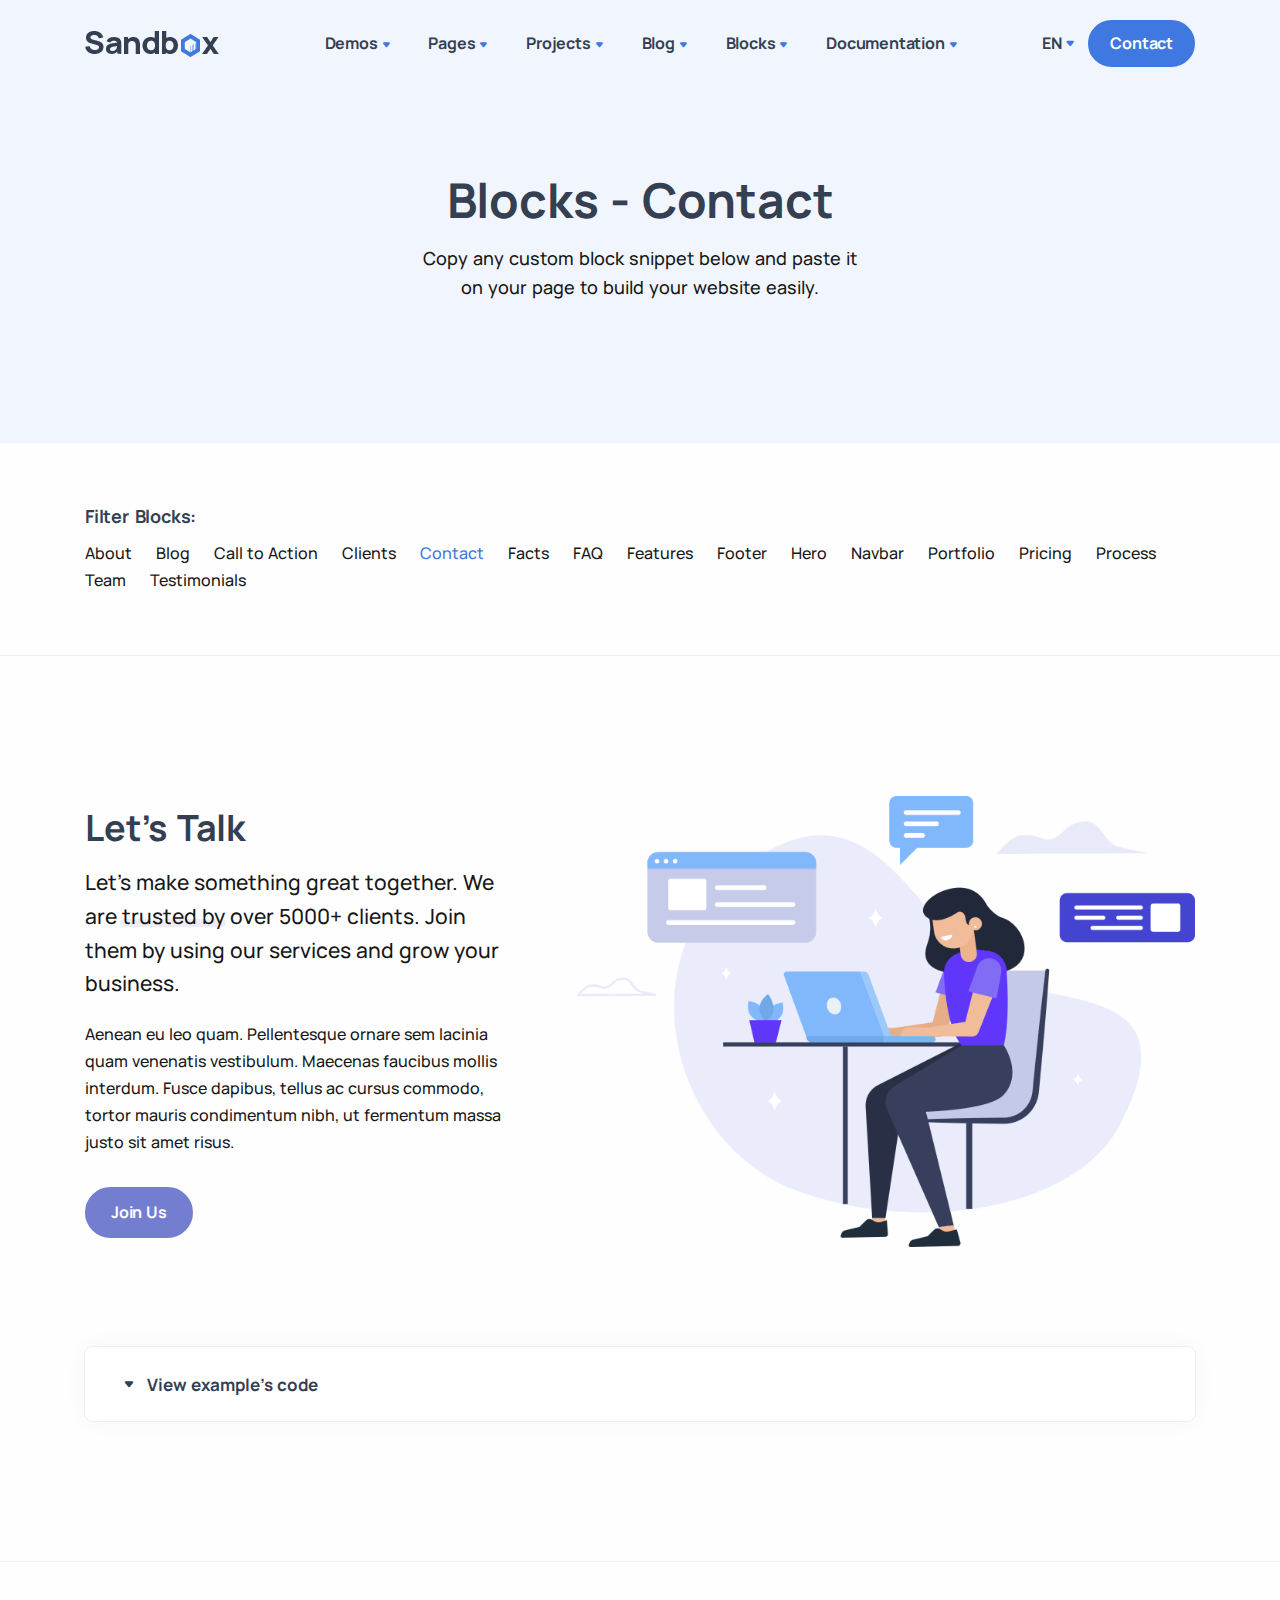
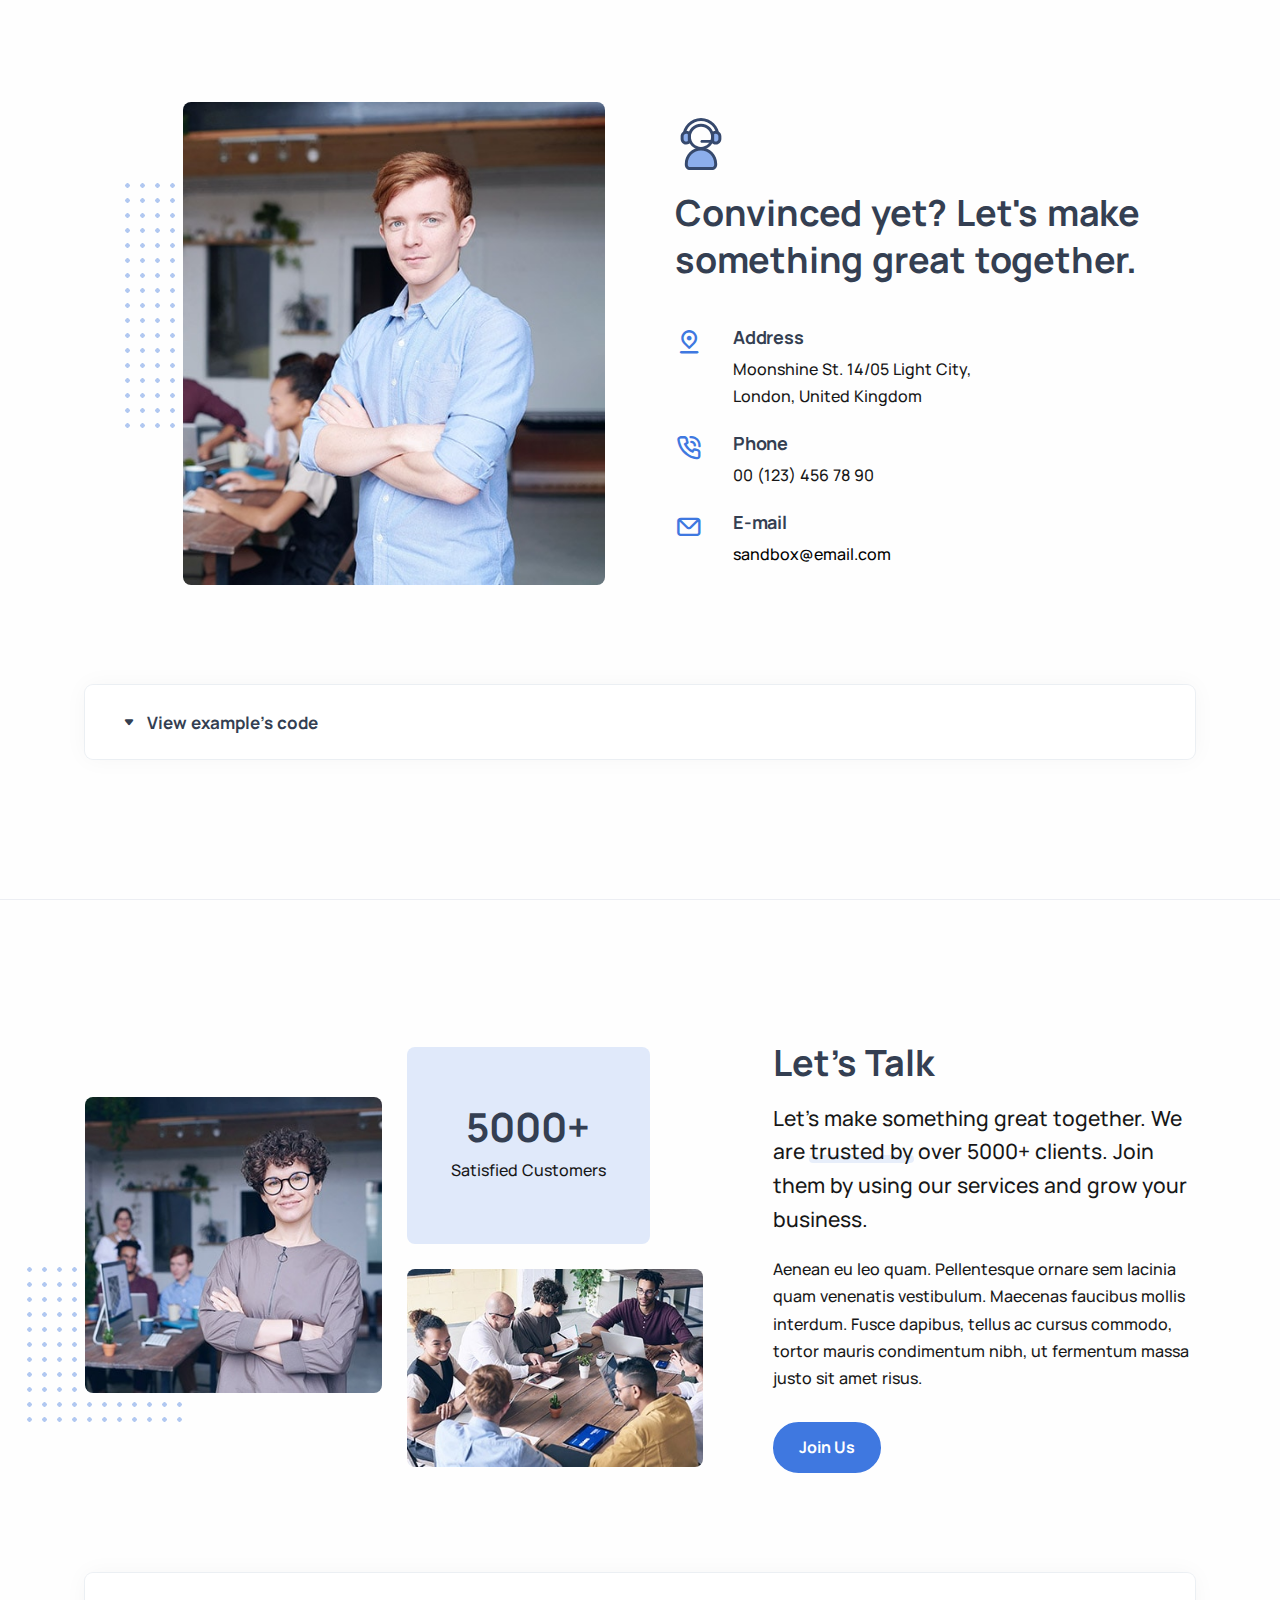
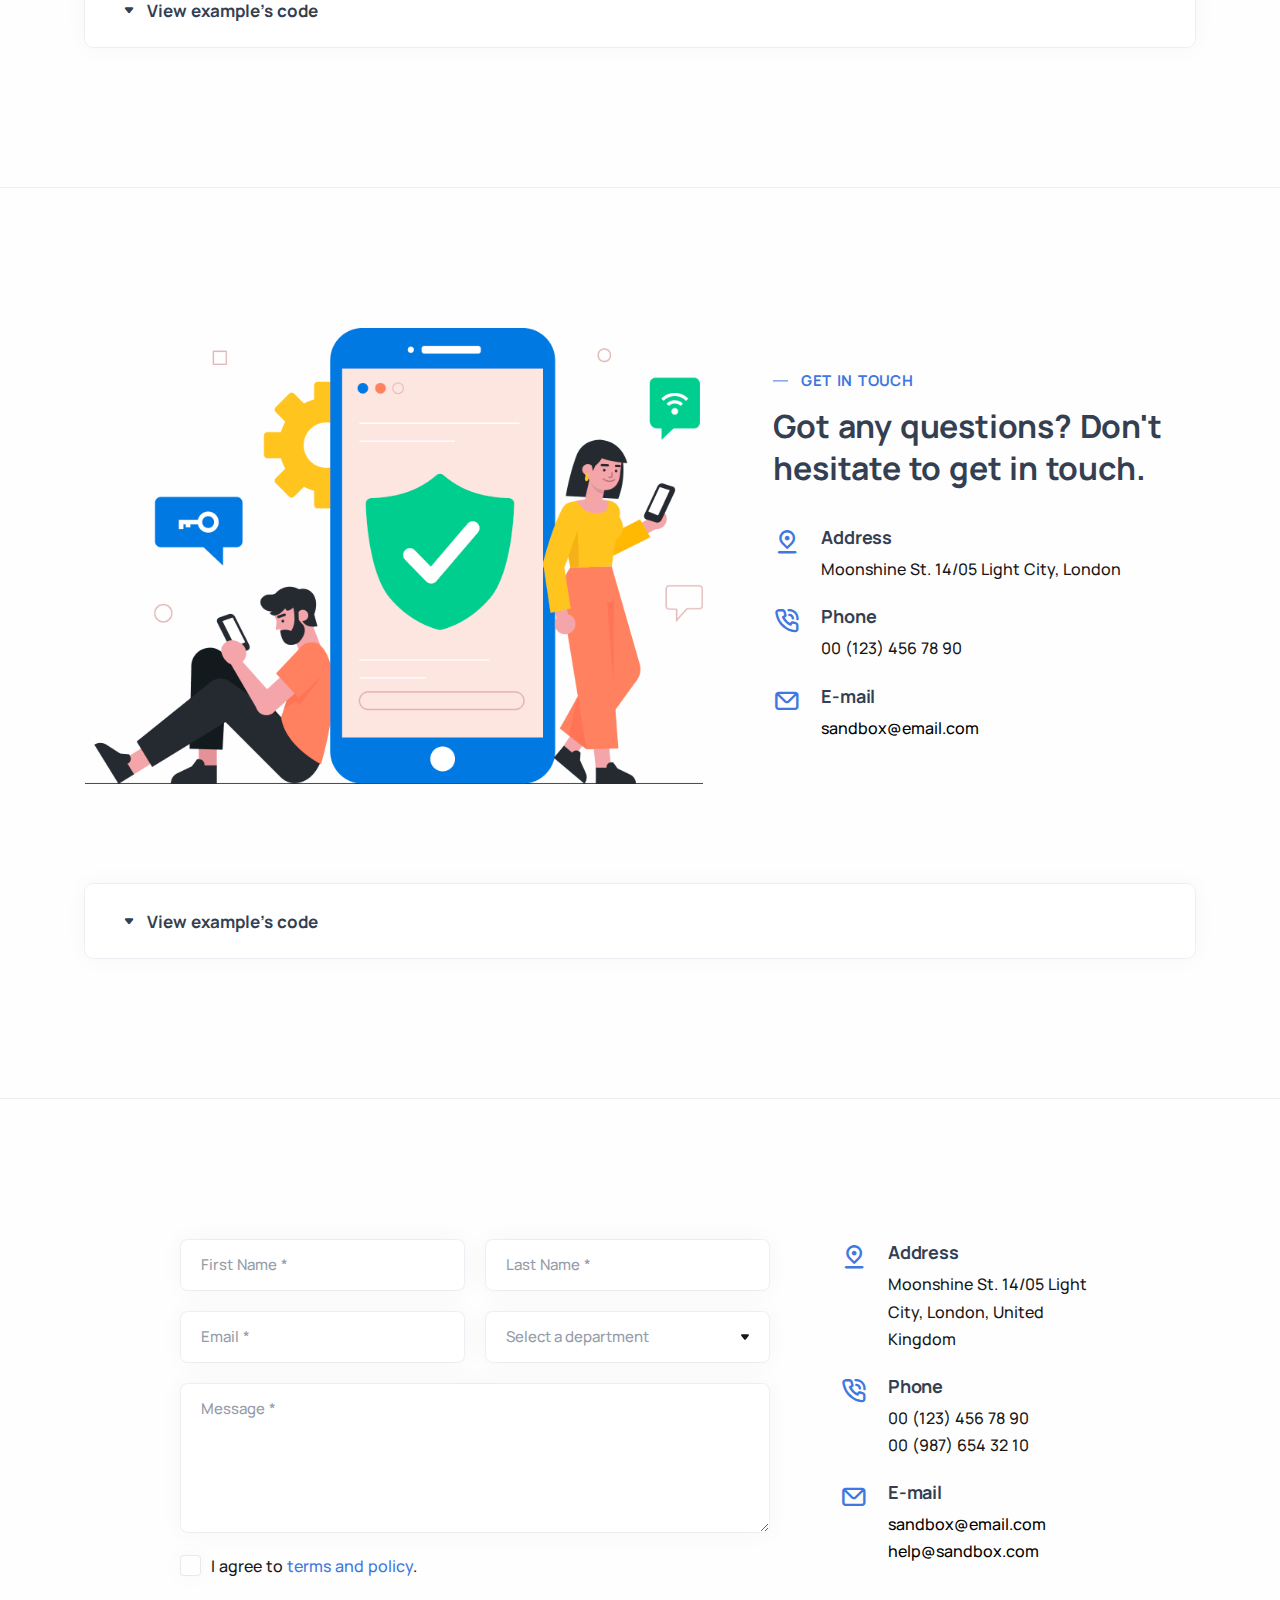
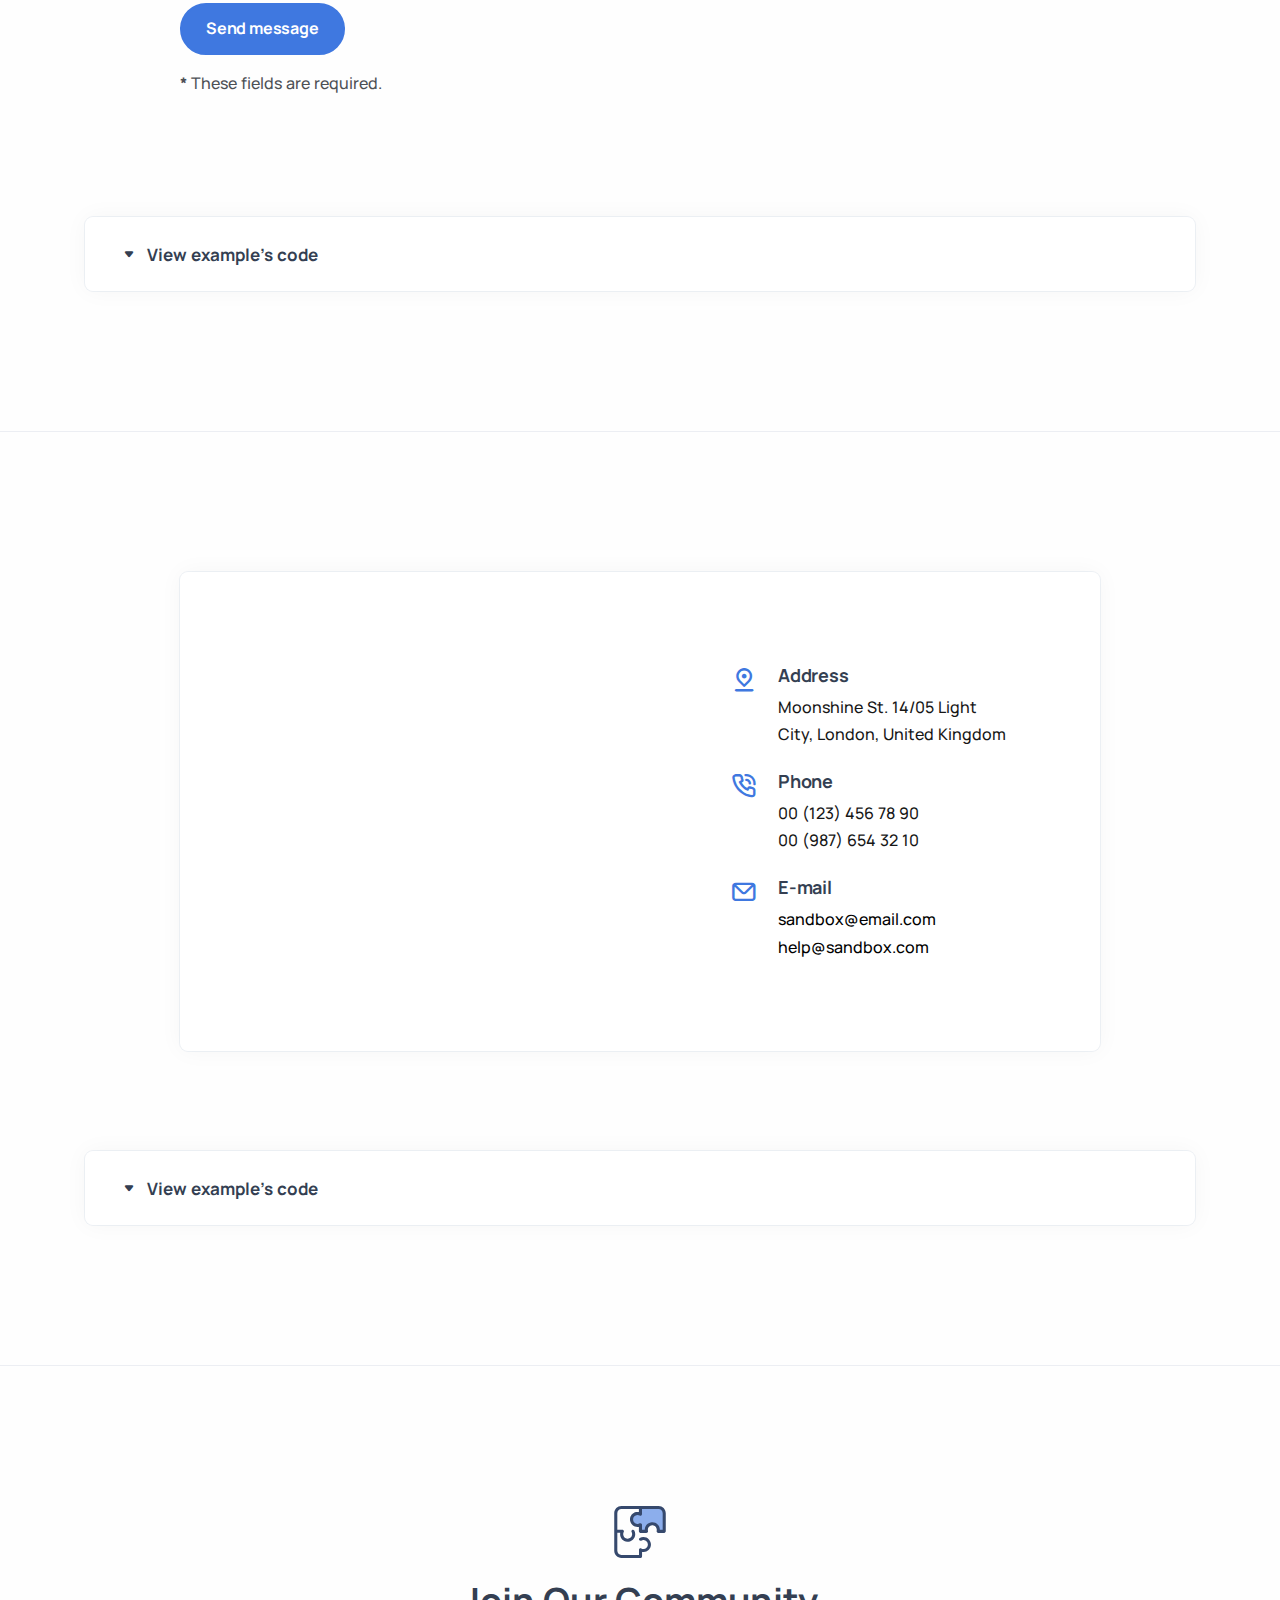
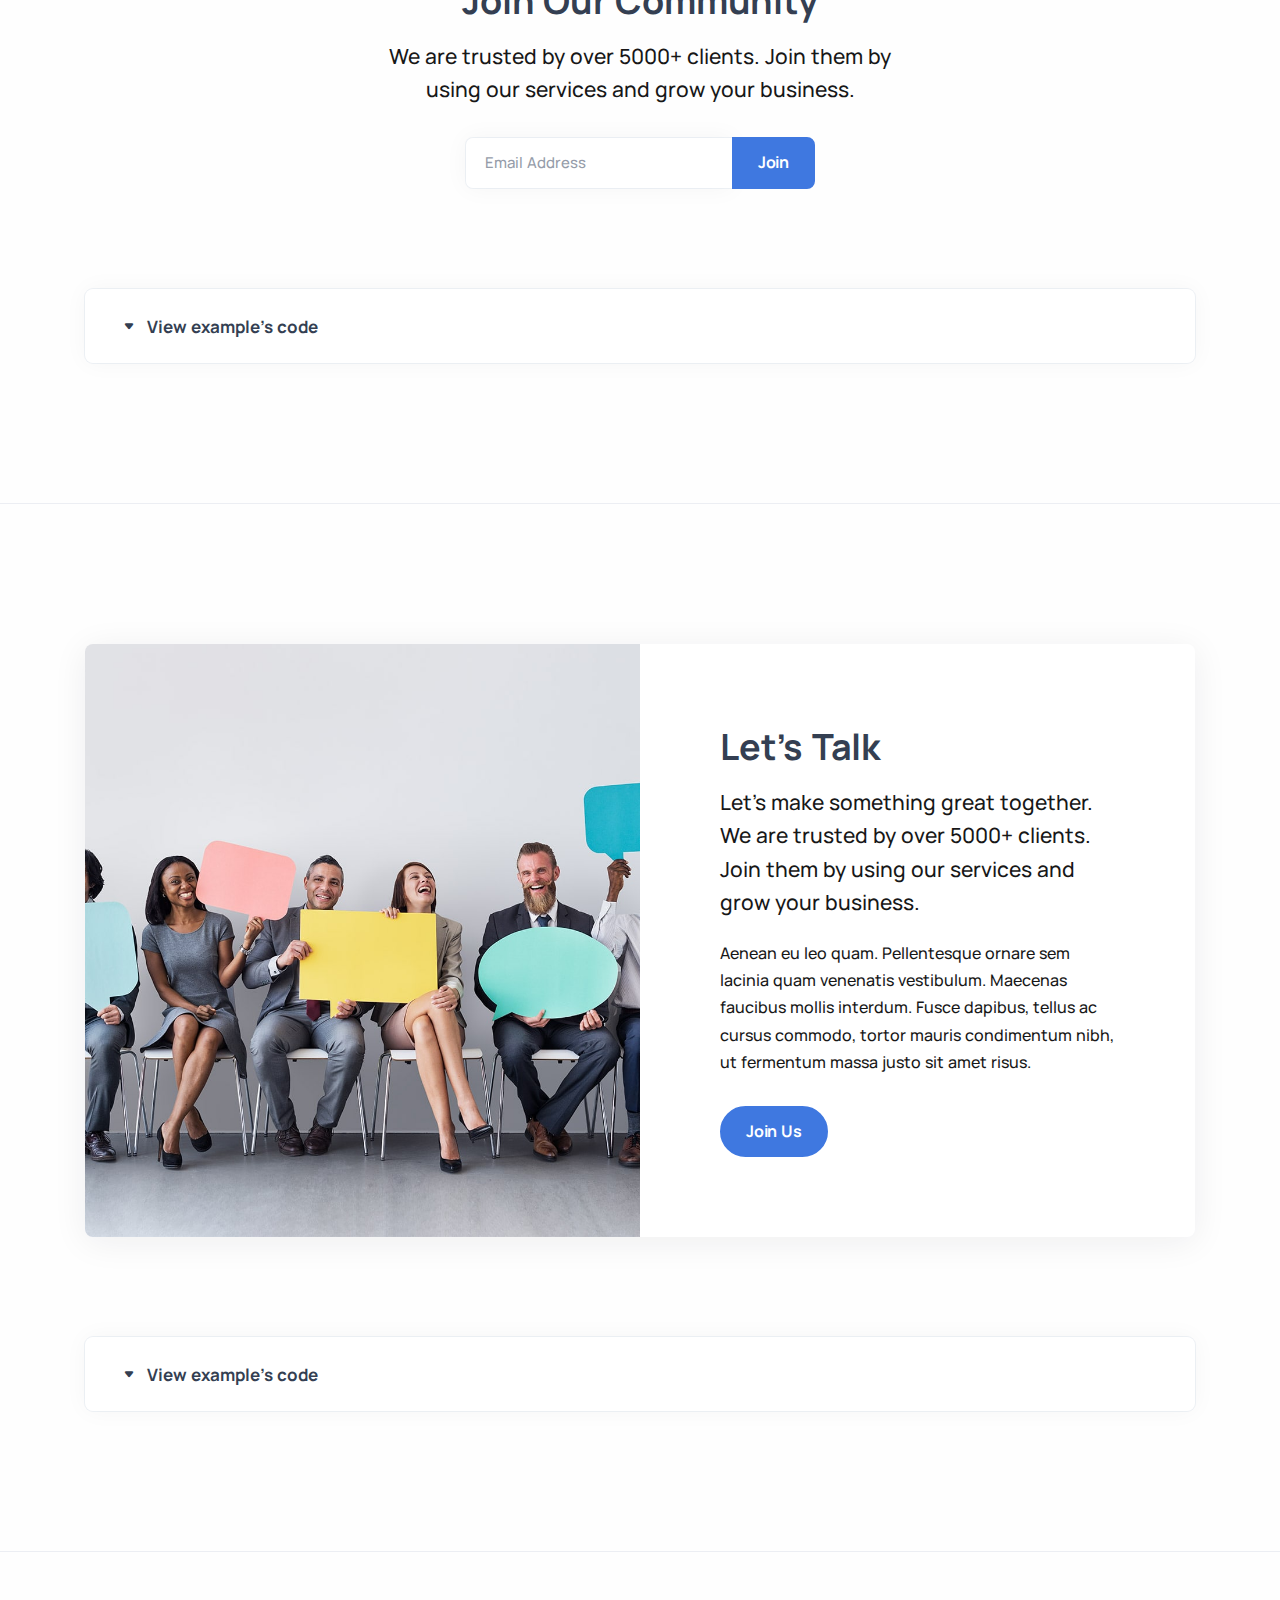
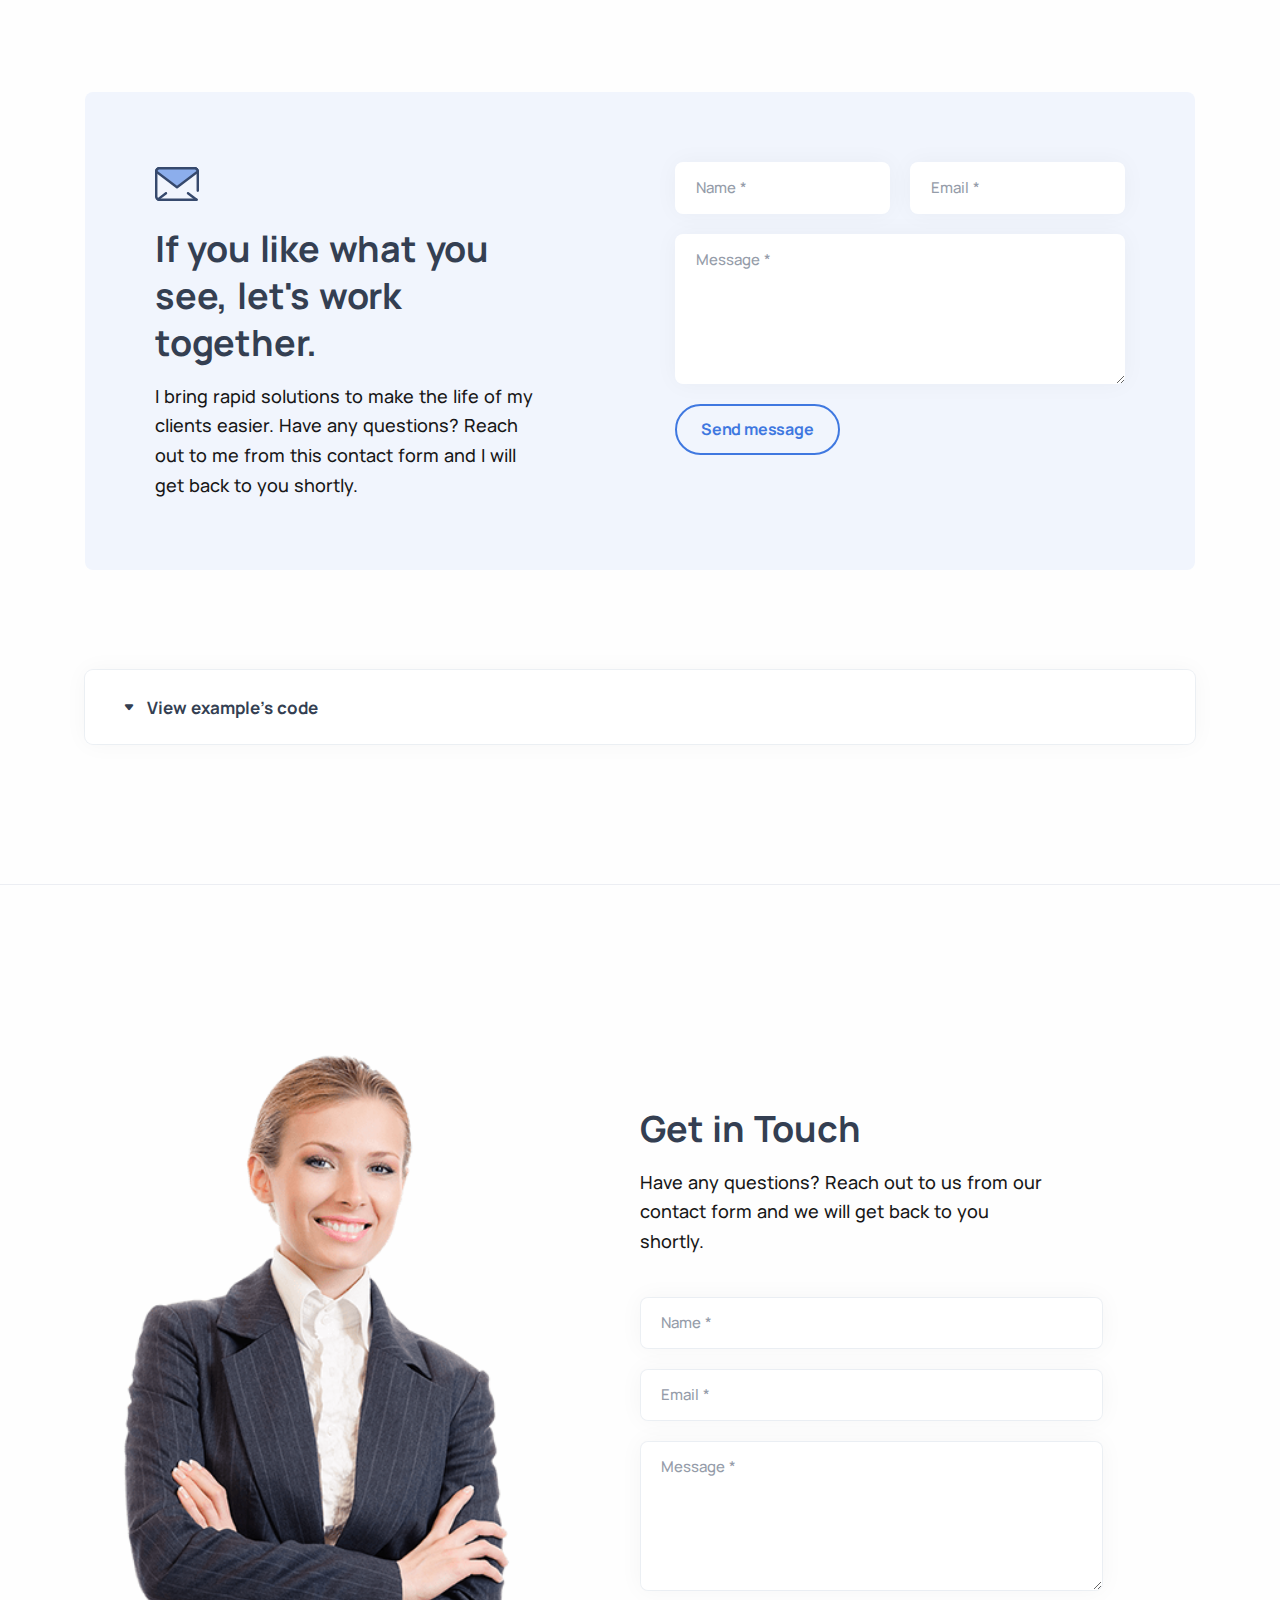
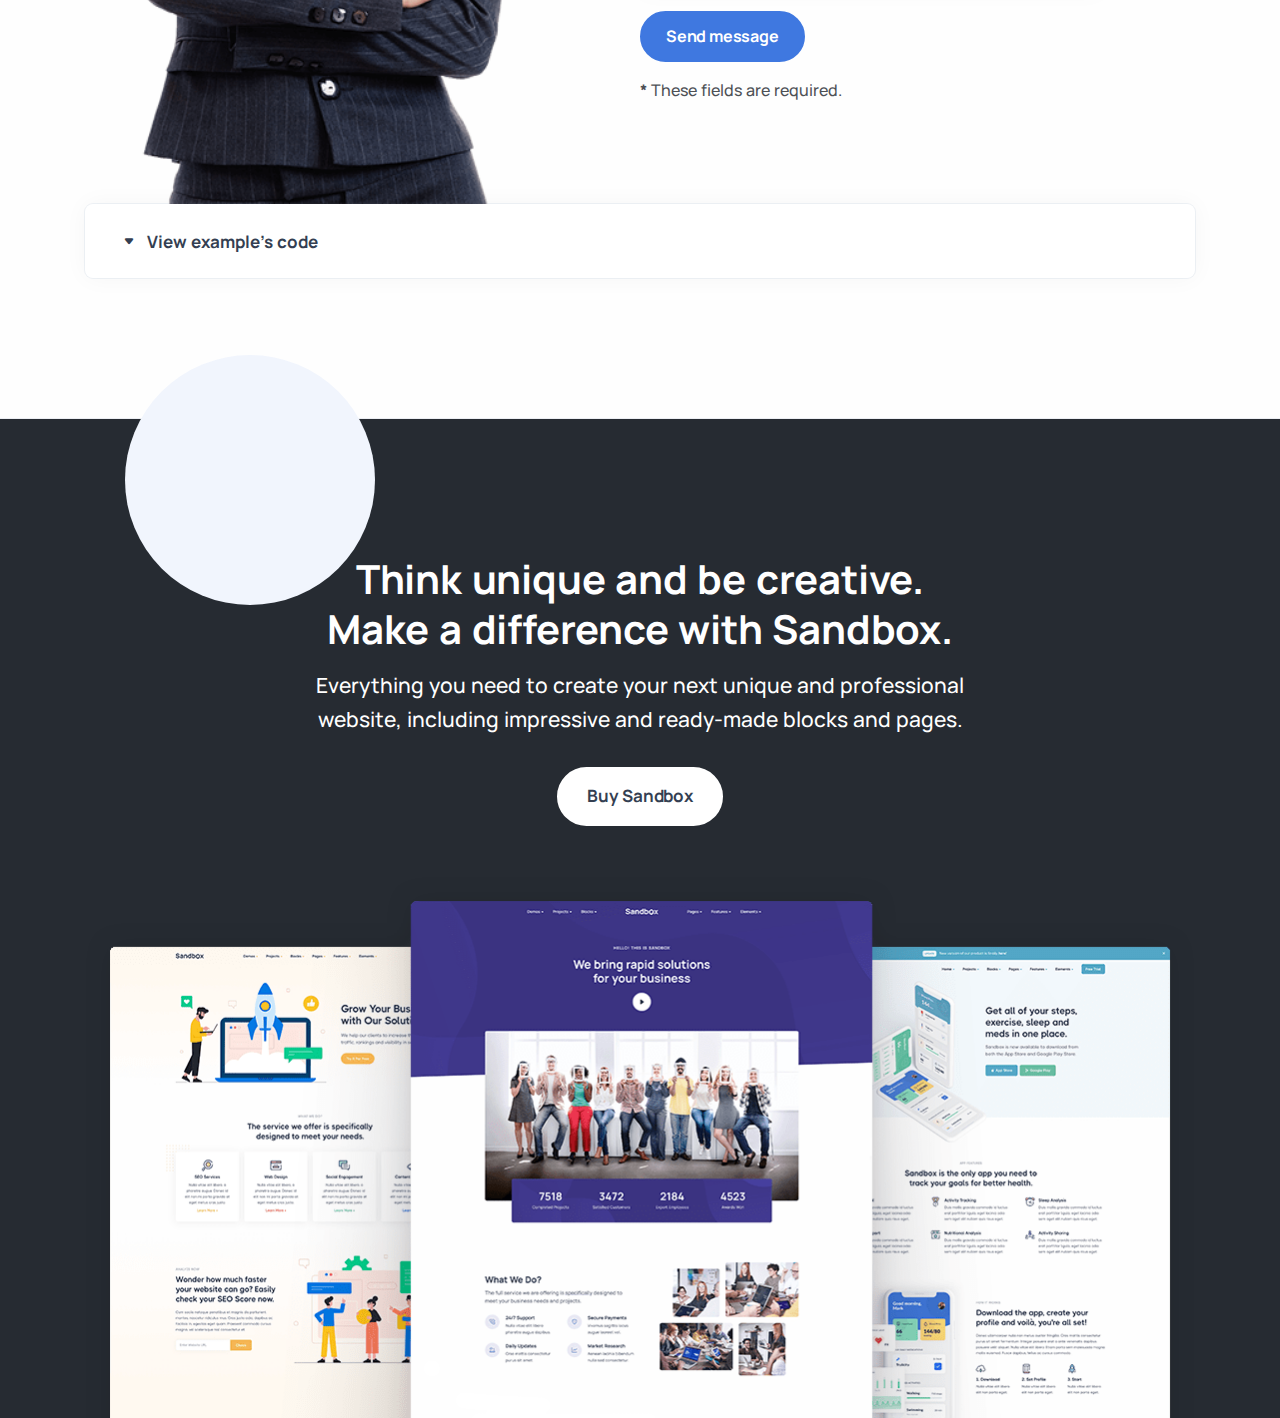
<file: docs/blocks/contact.html>
<!DOCTYPE html>
<html lang="en">

<head>
  <meta charset="utf-8">
  <meta name="viewport" content="width=device-width, initial-scale=1.0">
  <link rel="shortcut icon" href="../../assets/img/favicon.png">
  <title>Sandbox</title>
  <link rel="stylesheet" href="../../assets/css/plugins.css">
  <link rel="stylesheet" href="../../assets/css/style.css">
</head>

<body>
  <div class="content-wrapper">
    <header class="wrapper bg-soft-primary">
      <nav class="navbar navbar-expand-lg center-nav transparent navbar-light">
        <div class="container flex-lg-row flex-nowrap align-items-center">
          <div class="navbar-brand w-100">
            <a href="../../index.html">
              <img src="../../assets/img/logo.png" srcset="../../assets/img/logo@2x.png 2x" alt="" />
            </a>
          </div>
          <div class="navbar-collapse offcanvas-nav">
            <div class="offcanvas-header d-lg-none d-xl-none">
              <a href="../../index.html"><img src="../../assets/img/logo-light.png" srcset="../../assets/img/logo-light@2x.png 2x" alt="" /></a>
              <button type="button" class="btn-close btn-close-white offcanvas-close offcanvas-nav-close" aria-label="Close"></button>
            </div>
            <ul class="navbar-nav">
              <li class="nav-item"><a class="nav-link" href="#!">Demos</a>
                <ul class="dropdown-menu mega-menu mega-menu-dark mega-menu-img">
                  <li class="mega-menu-content">
                    <ul class="row row-cols-1 row-cols-lg-6 gx-0 gx-lg-4 gy-lg-2 list-unstyled">
                      <li class="col"><a class="dropdown-item" href="../../demo1.html">
                          <figure class="rounded lift d-none d-lg-block"><img src="../../assets/img/demos/mi1.jpg" srcset="../../assets/img/demos/mi1@2x.jpg 2x" alt=""></figure>
                          <span class="d-lg-none">Demo I</span>
                        </a></li>
                      <li class="col"><a class="dropdown-item" href="../../demo2.html">
                          <figure class="rounded lift d-none d-lg-block"><img src="../../assets/img/demos/mi2.jpg" srcset="../../assets/img/demos/mi2@2x.jpg 2x" alt=""></figure>
                          <span class="d-lg-none">Demo II</span>
                        </a></li>
                      <li class="col"><a class="dropdown-item" href="../../demo3.html">
                          <figure class="rounded lift d-none d-lg-block"><img src="../../assets/img/demos/mi3.jpg" srcset="../../assets/img/demos/mi3@2x.jpg 2x" alt=""></figure>
                          <span class="d-lg-none">Demo III</span>
                        </a></li>
                      <li class="col"><a class="dropdown-item" href="../../demo4.html">
                          <figure class="rounded lift d-none d-lg-block"><img src="../../assets/img/demos/mi4.jpg" srcset="../../assets/img/demos/mi4@2x.jpg 2x" alt=""></figure>
                          <span class="d-lg-none">Demo IV</span>
                        </a></li>
                      <li class="col"><a class="dropdown-item" href="../../demo5.html">
                          <figure class="rounded lift d-none d-lg-block"><img src="../../assets/img/demos/mi5.jpg" srcset="../../assets/img/demos/mi5@2x.jpg 2x" alt=""></figure>
                          <span class="d-lg-none">Demo V</span>
                        </a></li>
                      <li class="col"><a class="dropdown-item" href="../../demo6.html">
                          <figure class="rounded lift d-none d-lg-block"><img src="../../assets/img/demos/mi6.jpg" srcset="../../assets/img/demos/mi6@2x.jpg 2x" alt=""></figure>
                          <span class="d-lg-none">Demo VI</span>
                        </a></li>
                      <li class="col"><a class="dropdown-item" href="../../demo7.html">
                          <figure class="rounded lift d-none d-lg-block"><img src="../../assets/img/demos/mi7.jpg" srcset="../../assets/img/demos/mi7@2x.jpg 2x" alt=""></figure>
                          <span class="d-lg-none">Demo VII</span>
                        </a></li>
                      <li class="col"><a class="dropdown-item" href="../../demo8.html">
                          <figure class="rounded lift d-none d-lg-block"><img src="../../assets/img/demos/mi8.jpg" srcset="../../assets/img/demos/mi8@2x.jpg 2x" alt=""></figure>
                          <span class="d-lg-none">Demo VIII</span>
                        </a></li>
                      <li class="col"><a class="dropdown-item" href="../../demo9.html">
                          <figure class="rounded lift d-none d-lg-block"><img src="../../assets/img/demos/mi9.jpg" srcset="../../assets/img/demos/mi9@2x.jpg 2x" alt=""></figure>
                          <span class="d-lg-none">Demo IX</span>
                        </a></li>
                      <li class="col"><a class="dropdown-item" href="../../demo10.html">
                          <figure class="rounded lift d-none d-lg-block"><img src="../../assets/img/demos/mi10.jpg" srcset="../../assets/img/demos/mi10@2x.jpg 2x" alt=""></figure>
                          <span class="d-lg-none">Demo X</span>
                        </a></li>
                      <li class="col"><a class="dropdown-item" href="../../demo11.html">
                          <figure class="rounded lift d-none d-lg-block"><img src="../../assets/img/demos/mi11.jpg" srcset="../../assets/img/demos/mi11@2x.jpg 2x" alt=""></figure>
                          <span class="d-lg-none">Demo XI</span>
                        </a></li>
                      <li class="col"><a class="dropdown-item" href="../../demo12.html">
                          <figure class="rounded lift d-none d-lg-block"><img src="../../assets/img/demos/mi12.jpg" srcset="../../assets/img/demos/mi12@2x.jpg 2x" alt=""></figure>
                          <span class="d-lg-none">Demo XII</span>
                        </a></li>
                      <li class="col"><a class="dropdown-item" href="../../demo13.html">
                          <figure class="rounded lift d-none d-lg-block"><img src="../../assets/img/demos/mi13.jpg" srcset="../../assets/img/demos/mi13@2x.jpg 2x" alt=""></figure>
                          <span class="d-lg-none">Demo XIII</span>
                        </a></li>
                      <li class="col"><a class="dropdown-item" href="../../demo14.html">
                          <figure class="rounded lift d-none d-lg-block"><img src="../../assets/img/demos/mi14.jpg" srcset="../../assets/img/demos/mi14@2x.jpg 2x" alt=""></figure>
                          <span class="d-lg-none">Demo XIV</span>
                        </a></li>
                      <li class="col"><a class="dropdown-item" href="../../demo15.html">
                          <figure class="rounded lift d-none d-lg-block"><img src="../../assets/img/demos/mi15.jpg" srcset="../../assets/img/demos/mi15@2x.jpg 2x" alt=""></figure>
                          <span class="d-lg-none">Demo XV</span>
                        </a></li>
                      <li class="col"><a class="dropdown-item" href="../../demo16.html">
                          <figure class="rounded lift d-none d-lg-block"><img src="../../assets/img/demos/mi16.jpg" srcset="../../assets/img/demos/mi16@2x.jpg 2x" alt=""></figure>
                          <span class="d-lg-none">Demo XVI</span>
                        </a></li>
                      <li class="col"><a class="dropdown-item" href="../../demo17.html">
                          <figure class="rounded lift d-none d-lg-block"><img src="../../assets/img/demos/mi17.jpg" srcset="../../assets/img/demos/mi17@2x.jpg 2x" alt=""></figure>
                          <span class="d-lg-none">Demo XVII</span>
                        </a></li>
                      <li class="col"><a class="dropdown-item" href="../../demo18.html">
                          <figure class="rounded lift d-none d-lg-block"><img src="../../assets/img/demos/mi18.jpg" srcset="../../assets/img/demos/mi18@2x.jpg 2x" alt=""></figure>
                          <span class="d-lg-none">Demo XVIII</span>
                        </a></li>
                    </ul>
                    <!--/.row -->
                  </li>
                  <!--/.mega-menu-content-->
                </ul>
                <!--/.dropdown-menu -->
              </li>
              <li class="nav-item dropdown"><a class="nav-link dropdown-toggle" href="#!">Pages</a>
                <ul class="dropdown-menu">
                  <li class="dropdown"><a class="dropdown-item dropdown-toggle" href="#">Services</a>
                    <ul class="dropdown-menu">
                      <li class="nav-item"><a class="dropdown-item" href="../../services.html">Services I</a></li>
                      <li class="nav-item"><a class="dropdown-item" href="../../services2.html">Services II</a></li>
                    </ul>
                  </li>
                  <li class="dropdown"><a class="dropdown-item dropdown-toggle" href="#">About</a>
                    <ul class="dropdown-menu">
                      <li class="nav-item"><a class="dropdown-item" href="../../about.html">About I</a></li>
                      <li class="nav-item"><a class="dropdown-item" href="../../about2.html">About II</a></li>
                    </ul>
                  </li>
                  <li class="dropdown"><a class="dropdown-item dropdown-toggle" href="#">Contact</a>
                    <ul class="dropdown-menu">
                      <li class="nav-item"><a class="dropdown-item" href="../../contact.html">Contact I</a></li>
                      <li class="nav-item"><a class="dropdown-item" href="../../contact2.html">Contact II</a></li>
                      <li class="nav-item"><a class="dropdown-item" href="../../contact3.html">Contact III</a></li>
                    </ul>
                  </li>
                  <li class="nav-item"><a class="dropdown-item" href="../../pricing.html">Pricing</a></li>
                  <li class="nav-item"><a class="dropdown-item" href="../../onepage.html">One Page</a></li>
                </ul>
              </li>
              <li class="nav-item dropdown"><a class="nav-link dropdown-toggle" href="#!">Projects</a>
                <ul class="dropdown-menu">
                  <li class="nav-item"><a class="dropdown-item" href="../../projects.html">Projects I</a></li>
                  <li class="nav-item"><a class="dropdown-item" href="../../projects2.html">Projects II</a></li>
                  <li class="nav-item"><a class="dropdown-item" href="../../projects3.html">Projects III</a></li>
                  <li class="nav-item"><a class="dropdown-item" href="../../projects4.html">Projects IV</a></li>
                  <li class="dropdown"><a class="dropdown-item dropdown-toggle" href="#">Single Projects</a>
                    <ul class="dropdown-menu">
                      <li class="nav-item"><a class="dropdown-item" href="../../single-project.html">Single Project I</a></li>
                      <li class="nav-item"><a class="dropdown-item" href="../../single-project2.html">Single Project II</a></li>
                      <li class="nav-item"><a class="dropdown-item" href="../../single-project3.html">Single Project III</a></li>
                    </ul>
                  </li>
                </ul>
              </li>
              <li class="nav-item dropdown"><a class="nav-link dropdown-toggle" href="#!">Blog</a>
                <ul class="dropdown-menu">
                  <li class="nav-item"><a class="dropdown-item" href="../../blog.html">Blog without Sidebar</a></li>
                  <li class="nav-item"><a class="dropdown-item" href="../../blog2.html">Blog with Sidebar</a></li>
                  <li class="nav-item"><a class="dropdown-item" href="../../blog3.html">Blog with Left Sidebar</a></li>
                  <li class="dropdown"><a class="dropdown-item dropdown-toggle" href="#">Blog Posts</a>
                    <ul class="dropdown-menu">
                      <li class="nav-item"><a class="dropdown-item" href="../../blog-post.html">Post without Sidebar</a></li>
                      <li class="nav-item"><a class="dropdown-item" href="../../blog-post2.html">Post with Sidebar</a></li>
                      <li class="nav-item"><a class="dropdown-item" href="../../blog-post3.html">Post with Left Sidebar</a></li>
                    </ul>
                  </li>
                </ul>
              </li>
              <li class="nav-item"><a class="nav-link" href="#!">Blocks</a>
                <ul class="dropdown-menu mega-menu mega-menu-dark mega-menu-img">
                  <li class="mega-menu-content">
                    <ul class="row row-cols-1 row-cols-lg-6 gx-0 gx-lg-6 gy-lg-4 list-unstyled">
                      <li class="col"><a class="dropdown-item" href="../../docs/blocks/about.html">
                          <div class="rounded img-svg d-none d-lg-block p-4 mb-lg-2"><img class="rounded-0" src="../../assets/img/demos/block1.svg" alt=""></div>
                          <span>About</span>
                        </a>
                      </li>
                      <li class="col"><a class="dropdown-item" href="../../docs/blocks/blog.html">
                          <div class="rounded img-svg d-none d-lg-block p-4 mb-lg-2"><img class="rounded-0" src="../../assets/img/demos/block2.svg" alt=""></div>
                          <span>Blog</span>
                        </a>
                      </li>
                      <li class="col"><a class="dropdown-item" href="../../docs/blocks/call-to-action.html">
                          <div class="rounded img-svg d-none d-lg-block p-4 mb-lg-2"><img class="rounded-0" src="../../assets/img/demos/block3.svg" alt=""></div>
                          <span>Call to Action</span>
                        </a>
                      </li>
                      <li class="col"><a class="dropdown-item" href="../../docs/blocks/clients.html">
                          <div class="rounded img-svg d-none d-lg-block p-4 mb-lg-2"><img class="rounded-0" src="../../assets/img/demos/block4.svg" alt=""></div>
                          <span>Clients</span>
                        </a>
                      </li>
                      <li class="col"><a class="dropdown-item" href="../../docs/blocks/contact.html">
                          <div class="rounded img-svg d-none d-lg-block p-4 mb-lg-2"><img class="rounded-0" src="../../assets/img/demos/block5.svg" alt=""></div>
                          <span>Contact</span>
                        </a>
                      </li>
                      <li class="col"><a class="dropdown-item" href="../../docs/blocks/facts.html">
                          <div class="rounded img-svg d-none d-lg-block p-4 mb-lg-2"><img class="rounded-0" src="../../assets/img/demos/block6.svg" alt=""></div>
                          <span>Facts</span>
                        </a>
                      </li>
                      <li class="col"><a class="dropdown-item" href="../../docs/blocks/faq.html">
                          <div class="rounded img-svg d-none d-lg-block p-4 mb-lg-2"><img class="rounded-0" src="../../assets/img/demos/block7.svg" alt=""></div>
                          <span>FAQ</span>
                        </a>
                      </li>
                      <li class="col"><a class="dropdown-item" href="../../docs/blocks/features.html">
                          <div class="rounded img-svg d-none d-lg-block p-4 mb-lg-2"><img class="rounded-0" src="../../assets/img/demos/block8.svg" alt=""></div>
                          <span>Features</span>
                        </a>
                      </li>
                      <li class="col"><a class="dropdown-item" href="../../docs/blocks/footer.html">
                          <div class="rounded img-svg d-none d-lg-block p-4 mb-lg-2"><img class="rounded-0" src="../../assets/img/demos/block9.svg" alt=""></div>
                          <span>Footer</span>
                        </a>
                      </li>
                      <li class="col"><a class="dropdown-item" href="../../docs/blocks/hero.html">
                          <div class="rounded img-svg d-none d-lg-block p-4 mb-lg-2"><img class="rounded-0" src="../../assets/img/demos/block10.svg" alt=""></div>
                          <span>Hero</span>
                        </a>
                      </li>
                      <li class="col"><a class="dropdown-item" href="../../docs/blocks/navbar.html">
                          <div class="rounded img-svg d-none d-lg-block p-4 mb-lg-2"><img class="rounded-0" src="../../assets/img/demos/block11.svg" alt=""></div>
                          <span>Navbar</span>
                        </a>
                      </li>
                      <li class="col"><a class="dropdown-item" href="../../docs/blocks/portfolio.html">
                          <div class="rounded img-svg d-none d-lg-block p-4 mb-lg-2"><img class="rounded-0" src="../../assets/img/demos/block12.svg" alt=""></div>
                          <span>Portfolio</span>
                        </a>
                      </li>
                      <li class="col"><a class="dropdown-item" href="../../docs/blocks/pricing.html">
                          <div class="rounded img-svg d-none d-lg-block p-4 mb-lg-2"><img class="rounded-0" src="../../assets/img/demos/block13.svg" alt=""></div>
                          <span>Pricing</span>
                        </a>
                      </li>
                      <li class="col"><a class="dropdown-item" href="../../docs/blocks/process.html">
                          <div class="rounded img-svg d-none d-lg-block p-4 mb-lg-2"><img class="rounded-0" src="../../assets/img/demos/block14.svg" alt=""></div>
                          <span>Process</span>
                        </a>
                      </li>
                      <li class="col"><a class="dropdown-item" href="../../docs/blocks/team.html">
                          <div class="rounded img-svg d-none d-lg-block p-4 mb-lg-2"><img class="rounded-0" src="../../assets/img/demos/block15.svg" alt=""></div>
                          <span>Team</span>
                        </a>
                      </li>
                      <li class="col"><a class="dropdown-item" href="../../docs/blocks/testimonials.html">
                          <div class="rounded img-svg d-none d-lg-block p-4 mb-lg-2"><img class="rounded-0" src="../../assets/img/demos/block16.svg" alt=""></div>
                          <span>Testimonials</span>
                        </a>
                      </li>
                    </ul>
                    <!--/.row -->
                  </li>
                  <!--/.mega-menu-content-->
                </ul>
                <!--/.dropdown-menu -->
              </li>
              <li class="nav-item"><a class="nav-link" href="../../docs/index.html">Documentation</a>
                <ul class="dropdown-menu mega-menu">
                  <li class="mega-menu-content">
                    <div class="row gx-0 gx-lg-3">
                      <div class="col-lg-4">
                        <h6 class="dropdown-header">Usage</h6>
                        <ul class="list-unstyled cc-2 pb-lg-1">
                          <li><a class="dropdown-item" href="../../docs/index.html">Get Started</a></li>
                          <li><a class="dropdown-item" href="../../docs/forms.html">Forms</a></li>
                          <li><a class="dropdown-item" href="../../docs/faq.html">FAQ</a></li>
                          <li><a class="dropdown-item" href="../../docs/changelog.html">Changelog</a></li>
                          <li><a class="dropdown-item" href="../../docs/credits.html">Credits</a></li>
                        </ul>
                        <h6 class="dropdown-header mt-lg-6">Styleguide</h6>
                        <ul class="list-unstyled cc-2">
                          <li><a class="dropdown-item" href="../../docs/styleguide/colors.html">Colors</a></li>
                          <li><a class="dropdown-item" href="../../docs/styleguide/fonts.html">Fonts</a></li>
                          <li><a class="dropdown-item" href="../../docs/styleguide/duotone-icons.html">Duotone Icons</a></li>
                          <li><a class="dropdown-item" href="../../docs/styleguide/unicons.html">Unicons</a></li>
                          <li><a class="dropdown-item" href="../../docs/styleguide/illustrations.html">Illustrations</a></li>
                          <li><a class="dropdown-item" href="../../docs/styleguide/media.html">Media</a></li>
                          <li><a class="dropdown-item" href="../../docs/styleguide/abstract.html">Abstract Images</a></li>
                          <li><a class="dropdown-item" href="../../docs/styleguide/misc.html">Misc</a></li>
                        </ul>
                      </div>
                      <!--/column -->
                      <div class="col-lg-8">
                        <h6 class="dropdown-header">Elements</h6>
                        <ul class="list-unstyled cc-3">
                          <li><a class="dropdown-item" href="../../docs/elements/accordion.html">Accordion</a></li>
                          <li><a class="dropdown-item" href="../../docs/elements/alerts.html">Alerts</a></li>
                          <li><a class="dropdown-item" href="../../docs/elements/animations.html">Animations</a></li>
                          <li><a class="dropdown-item" href="../../docs/elements/avatars.html">Avatars</a></li>
                          <li><a class="dropdown-item" href="../../docs/elements/background.html">Background</a></li>
                          <li><a class="dropdown-item" href="../../docs/elements/badges.html">Badges</a></li>
                          <li><a class="dropdown-item" href="../../docs/elements/breadcrumb.html">Breadcrumb</a></li>
                          <li><a class="dropdown-item" href="../../docs/elements/buttons.html">Buttons</a></li>
                          <li><a class="dropdown-item" href="../../docs/elements/carousel.html">Carousel</a></li>
                          <li><a class="dropdown-item" href="../../docs/elements/dividers.html">Dividers</a></li>
                          <li><a class="dropdown-item" href="../../docs/elements/form-elements.html">Form Elements</a></li>
                          <li><a class="dropdown-item" href="../../docs/elements/hover.html">Hover</a></li>
                          <li><a class="dropdown-item" href="../../docs/elements/image-mask.html">Image Mask</a></li>
                          <li><a class="dropdown-item" href="../../docs/elements/lightbox.html">Lightbox</a></li>
                          <li><a class="dropdown-item" href="../../docs/elements/lists.html">Lists</a></li>
                          <li><a class="dropdown-item" href="../../docs/elements/player.html">Media Player</a></li>
                          <li><a class="dropdown-item" href="../../docs/elements/modal.html">Modal</a></li>
                          <li><a class="dropdown-item" href="../../docs/elements/progressbar.html">Progressbar</a></li>
                          <li><a class="dropdown-item" href="../../docs/elements/shadows.html">Shadows</a></li>
                          <li><a class="dropdown-item" href="../../docs/elements/shapes.html">Shapes</a></li>
                          <li><a class="dropdown-item" href="../../docs/elements/tables.html">Tables</a></li>
                          <li><a class="dropdown-item" href="../../docs/elements/tabs.html">Tabs</a></li>
                          <li><a class="dropdown-item" href="../../docs/elements/text-highlight.html">Text Highlight</a></li>
                          <li><a class="dropdown-item" href="../../docs/elements/tooltips-popovers.html">Tooltips & Popovers</a></li>
                          <li><a class="dropdown-item" href="../../docs/elements/typed-text.html">Typed Text</a></li>
                          <li><a class="dropdown-item" href="../../docs/elements/typography.html">Typography</a></li>
                        </ul>
                      </div>
                      <!--/column -->
                    </div>
                    <!--/.row -->
                  </li>
                  <!--/.mega-menu-content-->
                </ul>
                <!--/.dropdown-menu -->
              </li>
            </ul>
            <!-- /.navbar-nav -->
          </div>
          <!-- /.navbar-collapse -->
          <div class="navbar-other w-100 d-flex ms-auto">
            <ul class="navbar-nav flex-row align-items-center ms-auto" data-sm-skip="true">
              <li class="nav-item dropdown language-select text-uppercase">
                <a class="nav-link dropdown-item dropdown-toggle" href="#" role="button" data-bs-toggle="dropdown" aria-haspopup="true" aria-expanded="false">En</a>
                <ul class="dropdown-menu">
                  <li class="nav-item"><a class="dropdown-item" href="#">En</a></li>
                  <li class="nav-item"><a class="dropdown-item" href="#">De</a></li>
                  <li class="nav-item"><a class="dropdown-item" href="#">Es</a></li>
                </ul>
              </li>
              <li class="nav-item d-none d-md-block">
                <a href="../../contact.html" class="btn btn-sm btn-primary rounded-pill">Contact</a>
              </li>
              <li class="nav-item d-lg-none">
                <div class="navbar-hamburger"><button class="hamburger animate plain" data-toggle="offcanvas-nav"><span></span></button></div>
              </li>
            </ul>
            <!-- /.navbar-nav -->
          </div>
          <!-- /.navbar-other -->
        </div>
        <!-- /.container -->
      </nav>
      <!-- /.navbar -->
    </header>
    <!-- /header -->
    <section class="wrapper bg-soft-primary">
      <div class="container pt-10 pb-12 pt-md-14 pb-md-16 text-center">
        <div class="row">
          <div class="col-md-9 col-lg-7 col-xl-5 mx-auto">
            <h1 class="display-1 mb-3">Blocks - Contact</h1>
            <p class="lead px-xxl-10">Copy any custom block snippet below and paste it on your page to build your website easily.</p>
          </div>
          <!-- /column -->
        </div>
        <!-- /.row -->
      </div>
      <!-- /.container -->
    </section>
    <!-- /section -->
    <section class="wrapper bg-light wrapper-border">
      <div class="container py-11">
        <div class="filter basic-filter">
          <h2 class="h5">Filter Blocks:</h2>
          <ul>
            <li><a href="../../docs/blocks/about.html">About</a></li>
            <li><a href="../../docs/blocks/blog.html">Blog</a></li>
            <li><a href="../../docs/blocks/call-to-action.html">Call to Action</a></li>
            <li><a href="../../docs/blocks/clients.html">Clients</a></li>
            <li><a href="../../docs/blocks/contact.html" class="active">Contact</a></li>
            <li><a href="../../docs/blocks/facts.html">Facts</a></li>
            <li><a href="../../docs/blocks/faq.html">FAQ</a></li>
            <li><a href="../../docs/blocks/features.html">Features</a></li>
            <li><a href="../../docs/blocks/footer.html">Footer</a></li>
            <li><a href="../../docs/blocks/hero.html">Hero</a></li>
            <li><a href="../../docs/blocks/navbar.html">Navbar</a></li>
            <li><a href="../../docs/blocks/portfolio.html">Portfolio</a></li>
            <li><a href="../../docs/blocks/pricing.html">Pricing</a></li>
            <li><a href="../../docs/blocks/process.html">Process</a></li>
            <li><a href="../../docs/blocks/team.html">Team</a></li>
            <li><a href="../../docs/blocks/testimonials.html">Testimonials</a></li>
          </ul>
        </div>
        <!--/.filter -->
      </div>
      <!-- /.container -->
    </section>
    <!-- /section -->
    <section id="snippet-1" class="wrapper bg-light wrapper-border">
      <div class="container pt-15 pt-md-17 pb-13 pb-md-15">
        <div class="row gy-10 gx-lg-8 gx-xl-12 align-items-center">
          <div class="col-lg-7 order-lg-2 position-relative">
            <figure><img class="w-auto" src="../../assets/img/concept/concept14.png" srcset="../../assets/img/concept/concept14@2x.png 2x" alt="" /></figure>
          </div>
          <!--/column -->
          <div class="col-lg-5">
            <h2 class="display-4 mb-3">Let’s Talk</h2>
            <p class="lead fs-lg">Let's make something great together. We are <span class="underline purple">trusted by</span> over 5000+ clients. Join them by using our services and grow your business.</p>
            <p>Aenean eu leo quam. Pellentesque ornare sem lacinia quam venenatis vestibulum. Maecenas faucibus mollis interdum. Fusce dapibus, tellus ac cursus commodo, tortor mauris condimentum nibh, ut fermentum massa justo sit amet risus.</p>
            <a href="#" class="btn btn-purple rounded-pill mt-2">Join Us</a>
          </div>
          <!--/column -->
        </div>
        <!--/.row -->
      </div>
      <!-- /.container -->
      <div class="container pb-15 pb-md-17">
        <div class="card">
          <div class="card-footer border-0 position-relative">
            <a class="collapse-link collapsed stretched-link" data-bs-toggle="collapse" href="#collapse-snippet-1">View example's code</a>
          </div>
          <!--/.card-footer -->
          <div id="collapse-snippet-1" class="card-footer bg-dark p-0 accordion-collapse collapse">
            <div class="code-wrapper">
              <div class="code-wrapper-inner">
                <pre class="language-html"><code>&lt;section class=&quot;wrapper bg-light&quot;&gt;
  &lt;div class=&quot;container py-14 py-md-16&quot;&gt;
    &lt;div class=&quot;row gy-10 gx-lg-8 gx-xl-12 align-items-center&quot;&gt;
      &lt;div class=&quot;col-lg-7 order-lg-2 position-relative&quot;&gt;
        &lt;figure&gt;&lt;img class=&quot;w-auto&quot; src=&quot;./assets/img/concept/concept14.png&quot; srcset=&quot;./assets/img/concept/concept14@2x.png 2x&quot; alt=&quot;&quot; /&gt;&lt;/figure&gt;
      &lt;/div&gt;
      &lt;!--/column --&gt;
      &lt;div class=&quot;col-lg-5&quot;&gt;
        &lt;h2 class=&quot;display-4 mb-3&quot;&gt;Let&rsquo;s Talk&lt;/h2&gt;
        &lt;p class=&quot;lead fs-lg&quot;&gt;Let&apos;s make something great together. We are &lt;span class=&quot;underline purple&quot;&gt;trusted by&lt;/span&gt; over 5000+ clients. Join them by using our services and grow your business.&lt;/p&gt;
        &lt;p&gt;Aenean eu leo quam. Pellentesque ornare sem lacinia quam venenatis vestibulum. Maecenas faucibus mollis interdum. Fusce dapibus, tellus ac cursus commodo, tortor mauris condimentum nibh, ut fermentum massa justo sit amet risus.&lt;/p&gt;
        &lt;a href=&quot;#&quot; class=&quot;btn btn-purple rounded-pill mt-2&quot;&gt;Join Us&lt;/a&gt;
      &lt;/div&gt;
      &lt;!--/column --&gt;
    &lt;/div&gt;
    &lt;!--/.row --&gt;
  &lt;/div&gt;
  &lt;!-- /.container --&gt;
&lt;/section&gt;
&lt;!-- /section --&gt;</code></pre>
              </div>
              <!--/.code-wrapper-inner -->
            </div>
            <!--/.code-wrapper -->
          </div>
          <!--/.card-footer -->
        </div>
        <!--/.card -->
      </div>
      <!-- /.container -->
    </section>
    <!-- /section -->
    <section id="snippet-2" class="wrapper bg-light wrapper-border">
      <div class="container pt-15 pt-md-17 pb-13 pb-md-15">
        <div class="row gx-md-8 gx-xl-12 gy-10 align-items-center">
          <div class="col-md-8 col-lg-6 offset-lg-0 col-xl-5 offset-xl-1 position-relative">
            <div class="shape bg-dot primary rellax w-17 h-21" data-rellax-speed="1" style="top: -2rem; left: -1.4rem;"></div>
            <figure class="rounded"><img src="../../assets/img/photos/about4.jpg" srcset="../../assets/img/photos/about4@2x.jpg 2x" alt=""></figure>
          </div>
          <!--/column -->
          <div class="col-lg-6">
            <img src="../../assets/img/icons/telemarketer.svg" class="svg-inject icon-svg icon-svg-md mb-4" alt="" />
            <h2 class="display-4 mb-8">Convinced yet? Let's make something great together.</h2>
            <div class="d-flex flex-row">
              <div>
                <div class="icon text-primary fs-28 me-6 mt-n1"> <i class="uil uil-location-pin-alt"></i> </div>
              </div>
              <div>
                <h5 class="mb-1">Address</h5>
                <address>Moonshine St. 14/05 Light City, <br class="d-none d-md-block" />London, United Kingdom</address>
              </div>
            </div>
            <div class="d-flex flex-row">
              <div>
                <div class="icon text-primary fs-28 me-6 mt-n1"> <i class="uil uil-phone-volume"></i> </div>
              </div>
              <div>
                <h5 class="mb-1">Phone</h5>
                <p>00 (123) 456 78 90</p>
              </div>
            </div>
            <div class="d-flex flex-row">
              <div>
                <div class="icon text-primary fs-28 me-6 mt-n1"> <i class="uil uil-envelope"></i> </div>
              </div>
              <div>
                <h5 class="mb-1">E-mail</h5>
                <p class="mb-0"><a href="mailto:sandbox@email.com" class="link-body">sandbox@email.com</a></p>
              </div>
            </div>
          </div>
          <!--/column -->
        </div>
        <!--/.row -->
      </div>
      <!-- /.container -->
      <div class="container pb-15 pb-md-17">
        <div class="card">
          <div class="card-footer border-0 position-relative">
            <a class="collapse-link collapsed stretched-link" data-bs-toggle="collapse" href="#collapse-snippet-2">View example's code</a>
          </div>
          <!--/.card-footer -->
          <div id="collapse-snippet-2" class="card-footer bg-dark p-0 accordion-collapse collapse">
            <div class="code-wrapper">
              <div class="code-wrapper-inner">
                <pre class="language-html"><code>&lt;section class=&quot;wrapper bg-light&quot;&gt;
  &lt;div class=&quot;container py-14 py-md-16&quot;&gt;
    &lt;div class=&quot;row gx-md-8 gx-xl-12 gy-10 align-items-center&quot;&gt;
      &lt;div class=&quot;col-md-8 col-lg-6 offset-lg-0 col-xl-5 offset-xl-1 position-relative&quot;&gt;
        &lt;div class=&quot;shape bg-dot primary rellax w-17 h-21&quot; data-rellax-speed=&quot;1&quot; style=&quot;top: -2rem; left: -1.4rem;&quot;&gt;&lt;/div&gt;
        &lt;figure class=&quot;rounded&quot;&gt;&lt;img src=&quot;./assets/img/photos/about4.jpg&quot; srcset=&quot;./assets/img/photos/about4@2x.jpg 2x&quot; alt=&quot;&quot;&gt;&lt;/figure&gt;
      &lt;/div&gt;
      &lt;!--/column --&gt;
      &lt;div class=&quot;col-lg-6&quot;&gt;
        &lt;img src=&quot;./assets/img/icons/telemarketer.svg&quot; class=&quot;svg-inject icon-svg icon-svg-md mb-4&quot; alt=&quot;&quot; /&gt;
        &lt;h2 class=&quot;display-4 mb-8&quot;&gt;Convinced yet? Let&apos;s make something great together.&lt;/h2&gt;
        &lt;div class=&quot;d-flex flex-row&quot;&gt;
          &lt;div&gt;
            &lt;div class=&quot;icon text-primary fs-28 me-6 mt-n1&quot;&gt; &lt;i class=&quot;uil uil-location-pin-alt&quot;&gt;&lt;/i&gt; &lt;/div&gt;
          &lt;/div&gt;
          &lt;div&gt;
            &lt;h5 class=&quot;mb-1&quot;&gt;Address&lt;/h5&gt;
            &lt;address&gt;Moonshine St. 14/05 Light City, &lt;br class=&quot;d-none d-md-block&quot; /&gt;London, United Kingdom&lt;/address&gt;
          &lt;/div&gt;
        &lt;/div&gt;
        &lt;div class=&quot;d-flex flex-row&quot;&gt;
          &lt;div&gt;
            &lt;div class=&quot;icon text-primary fs-28 me-6 mt-n1&quot;&gt; &lt;i class=&quot;uil uil-phone-volume&quot;&gt;&lt;/i&gt; &lt;/div&gt;
          &lt;/div&gt;
          &lt;div&gt;
            &lt;h5 class=&quot;mb-1&quot;&gt;Phone&lt;/h5&gt;
            &lt;p&gt;00 (123) 456 78 90&lt;/p&gt;
          &lt;/div&gt;
        &lt;/div&gt;
        &lt;div class=&quot;d-flex flex-row&quot;&gt;
          &lt;div&gt;
            &lt;div class=&quot;icon text-primary fs-28 me-6 mt-n1&quot;&gt; &lt;i class=&quot;uil uil-envelope&quot;&gt;&lt;/i&gt; &lt;/div&gt;
          &lt;/div&gt;
          &lt;div&gt;
            &lt;h5 class=&quot;mb-1&quot;&gt;E-mail&lt;/h5&gt;
            &lt;p class=&quot;mb-0&quot;&gt;&lt;a href=&quot;mailto:sandbox@email.com&quot; class=&quot;link-body&quot;&gt;sandbox@email.com&lt;/a&gt;&lt;/p&gt;
          &lt;/div&gt;
        &lt;/div&gt;
      &lt;/div&gt;
      &lt;!--/column --&gt;
    &lt;/div&gt;
    &lt;!--/.row --&gt;
  &lt;/div&gt;
  &lt;!-- /.container --&gt;
&lt;/section&gt;
&lt;!-- /section --&gt;</code></pre>
              </div>
              <!--/.code-wrapper-inner -->
            </div>
            <!--/.code-wrapper -->
          </div>
          <!--/.card-footer -->
        </div>
        <!--/.card -->
      </div>
      <!-- /.container -->
    </section>
    <!-- /section -->
    <section id="snippet-3" class="wrapper bg-light wrapper-border">
      <div class="container pt-15 pt-md-17 pb-13 pb-md-15">
        <div class="row gy-10 gx-lg-8 gx-xl-12 align-items-center">
          <div class="col-lg-7 position-relative">
            <div class="shape bg-dot primary rellax w-18 h-18" data-rellax-speed="1" style="top: 0; left: -1.4rem; z-index: 0;"></div>
            <div class="row gx-md-5 gy-5">
              <div class="col-md-6">
                <figure class="rounded mt-md-10 position-relative"><img src="../../assets/img/photos/g5.jpg" srcset="../../assets/img/photos/g5@2x.jpg 2x" alt=""></figure>
              </div>
              <!--/column -->
              <div class="col-md-6">
                <div class="row gx-md-5 gy-5">
                  <div class="col-md-12 order-md-2">
                    <figure class="rounded"><img src="../../assets/img/photos/g6.jpg" srcset="../../assets/img/photos/g6@2x.jpg 2x" alt=""></figure>
                  </div>
                  <!--/column -->
                  <div class="col-md-10">
                    <div class="card bg-pale-primary text-center counter-wrapper">
                      <div class="card-body py-11">
                        <h3 class="counter text-nowrap">5000+</h3>
                        <p class="mb-0">Satisfied Customers</p>
                      </div>
                      <!--/.card-body -->
                    </div>
                    <!--/.card -->
                  </div>
                  <!--/column -->
                </div>
                <!--/.row -->
              </div>
              <!--/column -->
            </div>
            <!--/.row -->
          </div>
          <!--/column -->
          <div class="col-lg-5">
            <h2 class="display-4 mb-3">Let’s Talk</h2>
            <p class="lead fs-lg">Let's make something great together. We are <span class="underline">trusted by</span> over 5000+ clients. Join them by using our services and grow your business.</p>
            <p>Aenean eu leo quam. Pellentesque ornare sem lacinia quam venenatis vestibulum. Maecenas faucibus mollis interdum. Fusce dapibus, tellus ac cursus commodo, tortor mauris condimentum nibh, ut fermentum massa justo sit amet risus.</p>
            <a href="#" class="btn btn-primary rounded-pill mt-2">Join Us</a>
          </div>
          <!--/column -->
        </div>
        <!--/.row -->
      </div>
      <!-- /.container -->
      <div class="container pb-15 pb-md-17">
        <div class="card">
          <div class="card-footer border-0 position-relative">
            <a class="collapse-link collapsed stretched-link" data-bs-toggle="collapse" href="#collapse-snippet-3">View example's code</a>
          </div>
          <!--/.card-footer -->
          <div id="collapse-snippet-3" class="card-footer bg-dark p-0 accordion-collapse collapse">
            <div class="code-wrapper">
              <div class="code-wrapper-inner">
                <pre class="language-html"><code>&lt;section class=&quot;wrapper bg-light&quot;&gt;
  &lt;div class=&quot;container py-14 py-md-16&quot;&gt;
    &lt;div class=&quot;row gy-10 gx-lg-8 gx-xl-12 align-items-center&quot;&gt;
      &lt;div class=&quot;col-lg-7 position-relative&quot;&gt;
        &lt;div class=&quot;shape bg-dot primary rellax w-18 h-18&quot; data-rellax-speed=&quot;1&quot; style=&quot;top: 0; left: -1.4rem; z-index: 0;&quot;&gt;&lt;/div&gt;
        &lt;div class=&quot;row gx-md-5 gy-5&quot;&gt;
          &lt;div class=&quot;col-md-6&quot;&gt;
            &lt;figure class=&quot;rounded mt-md-10 position-relative&quot;&gt;&lt;img src=&quot;./assets/img/photos/g5.jpg&quot; srcset=&quot;./assets/img/photos/g5@2x.jpg 2x&quot; alt=&quot;&quot;&gt;&lt;/figure&gt;
          &lt;/div&gt;
          &lt;!--/column --&gt;
          &lt;div class=&quot;col-md-6&quot;&gt;
            &lt;div class=&quot;row gx-md-5 gy-5&quot;&gt;
              &lt;div class=&quot;col-md-12 order-md-2&quot;&gt;
                &lt;figure class=&quot;rounded&quot;&gt;&lt;img src=&quot;./assets/img/photos/g6.jpg&quot; srcset=&quot;./assets/img/photos/g6@2x.jpg 2x&quot; alt=&quot;&quot;&gt;&lt;/figure&gt;
              &lt;/div&gt;
              &lt;!--/column --&gt;
              &lt;div class=&quot;col-md-10&quot;&gt;
                &lt;div class=&quot;card bg-pale-primary text-center counter-wrapper&quot;&gt;
                  &lt;div class=&quot;card-body py-11&quot;&gt;
                    &lt;h3 class=&quot;counter text-nowrap&quot;&gt;5000+&lt;/h3&gt;
                    &lt;p class=&quot;mb-0&quot;&gt;Satisfied Customers&lt;/p&gt;
                  &lt;/div&gt;
                  &lt;!--/.card-body --&gt;
                &lt;/div&gt;
                &lt;!--/.card --&gt;
              &lt;/div&gt;
              &lt;!--/column --&gt;
            &lt;/div&gt;
            &lt;!--/.row --&gt;
          &lt;/div&gt;
          &lt;!--/column --&gt;
        &lt;/div&gt;
        &lt;!--/.row --&gt;
      &lt;/div&gt;
      &lt;!--/column --&gt;
      &lt;div class=&quot;col-lg-5&quot;&gt;
        &lt;h2 class=&quot;display-4 mb-3&quot;&gt;Let&rsquo;s Talk&lt;/h2&gt;
        &lt;p class=&quot;lead fs-lg&quot;&gt;Let&apos;s make something great together. We are &lt;span class=&quot;underline&quot;&gt;trusted by&lt;/span&gt; over 5000+ clients. Join them by using our services and grow your business.&lt;/p&gt;
        &lt;p&gt;Aenean eu leo quam. Pellentesque ornare sem lacinia quam venenatis vestibulum. Maecenas faucibus mollis interdum. Fusce dapibus, tellus ac cursus commodo, tortor mauris condimentum nibh, ut fermentum massa justo sit amet risus.&lt;/p&gt;
        &lt;a href=&quot;#&quot; class=&quot;btn btn-primary rounded-pill mt-2&quot;&gt;Join Us&lt;/a&gt;
      &lt;/div&gt;
      &lt;!--/column --&gt;
    &lt;/div&gt;
    &lt;!--/.row --&gt;
  &lt;/div&gt;
  &lt;!-- /.container --&gt;
&lt;/section&gt;
&lt;!-- /section --&gt;</code></pre>
              </div>
              <!--/.code-wrapper-inner -->
            </div>
            <!--/.code-wrapper -->
          </div>
          <!--/.card-footer -->
        </div>
        <!--/.card -->
      </div>
      <!-- /.container -->
    </section>
    <!-- /section -->
    <section id="snippet-4" class="wrapper bg-light wrapper-border">
      <div class="container pt-15 pt-md-17 pb-13 pb-md-15">
        <div class="row gx-lg-8 gx-xl-12 gy-10 align-items-center">
          <div class="col-lg-7">
            <figure><img class="w-auto" src="../../assets/img/concept/concept5.png" srcset="../../assets/img/concept/concept5@2x.png 2x" alt="" /></figure>
          </div>
          <!--/column -->
          <div class="col-lg-5">
            <h2 class="fs-15 text-uppercase text-line text-primary text-center mb-3">Get In Touch</h2>
            <h3 class="display-5 mb-7">Got any questions? Don't hesitate to get in touch.</h3>
            <div class="d-flex flex-row">
              <div>
                <div class="icon text-primary fs-28 me-4 mt-n1"> <i class="uil uil-location-pin-alt"></i> </div>
              </div>
              <div>
                <h5 class="mb-1">Address</h5>
                <address>Moonshine St. 14/05 Light City, London</address>
              </div>
            </div>
            <div class="d-flex flex-row">
              <div>
                <div class="icon text-primary fs-28 me-4 mt-n1"> <i class="uil uil-phone-volume"></i> </div>
              </div>
              <div>
                <h5 class="mb-1">Phone</h5>
                <p>00 (123) 456 78 90</p>
              </div>
            </div>
            <div class="d-flex flex-row">
              <div>
                <div class="icon text-primary fs-28 me-4 mt-n1"> <i class="uil uil-envelope"></i> </div>
              </div>
              <div>
                <h5 class="mb-1">E-mail</h5>
                <p class="mb-0"><a href="mailto:sandbox@email.com" class="link-body">sandbox@email.com</a></p>
              </div>
            </div>
          </div>
          <!--/column -->
        </div>
        <!--/.row -->
      </div>
      <!-- /.container -->
      <div class="container pb-15 pb-md-17">
        <div class="card">
          <div class="card-footer border-0 position-relative">
            <a class="collapse-link collapsed stretched-link" data-bs-toggle="collapse" href="#collapse-snippet-4">View example's code</a>
          </div>
          <!--/.card-footer -->
          <div id="collapse-snippet-4" class="card-footer bg-dark p-0 accordion-collapse collapse">
            <div class="code-wrapper">
              <div class="code-wrapper-inner">
                <pre class="language-html"><code>&lt;section class=&quot;wrapper bg-light&quot;&gt;
  &lt;div class=&quot;container py-14 py-md-16&quot;&gt;
    &lt;div class=&quot;row gx-lg-8 gx-xl-12 gy-10 align-items-center&quot;&gt;
      &lt;div class=&quot;col-lg-7&quot;&gt;
        &lt;figure&gt;&lt;img class=&quot;w-auto&quot; src=&quot;./assets/img/concept/concept5.png&quot; srcset=&quot;./assets/img/concept/concept5@2x.png 2x&quot; alt=&quot;&quot; /&gt;&lt;/figure&gt;
      &lt;/div&gt;
      &lt;!--/column --&gt;
      &lt;div class=&quot;col-lg-5&quot;&gt;
        &lt;h2 class=&quot;fs-15 text-uppercase text-line text-primary text-center mb-3&quot;&gt;Get In Touch&lt;/h2&gt;
        &lt;h3 class=&quot;display-5 mb-7&quot;&gt;Got any questions? Don&apos;t hesitate to get in touch.&lt;/h3&gt;
        &lt;div class=&quot;d-flex flex-row&quot;&gt;
          &lt;div&gt;
            &lt;div class=&quot;icon text-primary fs-28 me-4 mt-n1&quot;&gt; &lt;i class=&quot;uil uil-location-pin-alt&quot;&gt;&lt;/i&gt; &lt;/div&gt;
          &lt;/div&gt;
          &lt;div&gt;
            &lt;h5 class=&quot;mb-1&quot;&gt;Address&lt;/h5&gt;
            &lt;address&gt;Moonshine St. 14/05 Light City, London&lt;/address&gt;
          &lt;/div&gt;
        &lt;/div&gt;
        &lt;div class=&quot;d-flex flex-row&quot;&gt;
          &lt;div&gt;
            &lt;div class=&quot;icon text-primary fs-28 me-4 mt-n1&quot;&gt; &lt;i class=&quot;uil uil-phone-volume&quot;&gt;&lt;/i&gt; &lt;/div&gt;
          &lt;/div&gt;
          &lt;div&gt;
            &lt;h5 class=&quot;mb-1&quot;&gt;Phone&lt;/h5&gt;
            &lt;p&gt;00 (123) 456 78 90&lt;/p&gt;
          &lt;/div&gt;
        &lt;/div&gt;
        &lt;div class=&quot;d-flex flex-row&quot;&gt;
          &lt;div&gt;
            &lt;div class=&quot;icon text-primary fs-28 me-4 mt-n1&quot;&gt; &lt;i class=&quot;uil uil-envelope&quot;&gt;&lt;/i&gt; &lt;/div&gt;
          &lt;/div&gt;
          &lt;div&gt;
            &lt;h5 class=&quot;mb-1&quot;&gt;E-mail&lt;/h5&gt;
            &lt;p class=&quot;mb-0&quot;&gt;&lt;a href=&quot;mailto:sandbox@email.com&quot; class=&quot;link-body&quot;&gt;sandbox@email.com&lt;/a&gt;&lt;/p&gt;
          &lt;/div&gt;
        &lt;/div&gt;
      &lt;/div&gt;
      &lt;!--/column --&gt;
    &lt;/div&gt;
    &lt;!--/.row --&gt;
  &lt;/div&gt;
  &lt;!-- /.container --&gt;
&lt;/section&gt;
&lt;!-- /section --&gt;</code></pre>
              </div>
              <!--/.code-wrapper-inner -->
            </div>
            <!--/.code-wrapper -->
          </div>
          <!--/.card-footer -->
        </div>
        <!--/.card -->
      </div>
      <!-- /.container -->
    </section>
    <!-- /section -->
    <section id="snippet-5" class="wrapper bg-light wrapper-border">
      <div class="container pt-15 pt-md-17 pb-13 pb-md-15">
        <div class="row">
          <div class="col-xl-10 mx-auto">
            <div class="row gy-10 gx-lg-8 gx-xl-12">
              <div class="col-lg-8">
                <form class="contact-form needs-validation" method="post" action="../../assets/php/contact.php" novalidate>
                  <div class="messages"></div>
                  <div class="row gx-4">
                    <div class="col-md-6">
                      <div class="form-floating mb-4">
                        <input id="form_name" type="text" name="name" class="form-control" placeholder="Jane" required>
                        <label for="form_name">First Name *</label>
                        <div class="valid-feedback"> Looks good! </div>
                        <div class="invalid-feedback"> Please enter your first name. </div>
                      </div>
                    </div>
                    <!-- /column -->
                    <div class="col-md-6">
                      <div class="form-floating mb-4">
                        <input id="form_lastname" type="text" name="surname" class="form-control" placeholder="Doe" required>
                        <label for="form_lastname">Last Name *</label>
                        <div class="valid-feedback"> Looks good! </div>
                        <div class="invalid-feedback"> Please enter your last name. </div>
                      </div>
                    </div>
                    <!-- /column -->
                    <div class="col-md-6">
                      <div class="form-floating mb-4">
                        <input id="form_email" type="email" name="email" class="form-control" placeholder="jane.doe@example.com" required>
                        <label for="form_email">Email *</label>
                        <div class="valid-feedback"> Looks good! </div>
                        <div class="invalid-feedback"> Please provide a valid email address. </div>
                      </div>
                    </div>
                    <!-- /column -->
                    <div class="col-md-6">
                      <div class="form-select-wrapper">
                        <select class="form-select" id="form-select" required>
                          <option selected disabled value="">Select a department</option>
                          <option value="1">Sales</option>
                          <option value="2">Marketing</option>
                          <option value="3">Customer Support</option>
                        </select>
                        <div class="valid-feedback"> Looks good! </div>
                        <div class="invalid-feedback"> Please select a department. </div>
                      </div>
                    </div>
                    <!-- /column -->
                    <div class="col-12">
                      <div class="form-floating mb-4">
                        <textarea id="form_message" name="message" class="form-control" placeholder="Your message" style="height: 150px" required></textarea>
                        <label for="form_message">Message *</label>
                        <div class="valid-feedback"> Looks good! </div>
                        <div class="invalid-feedback"> Please enter your messsage. </div>
                      </div>
                    </div>
                    <!-- /column -->
                    <div class="col-12">
                      <div class="form-check mb-4">
                        <input class="form-check-input" type="checkbox" value="" id="invalidCheck" required>
                        <label class="form-check-label" for="invalidCheck"> I agree to <a href="#" class="hover">terms and policy</a>. </label>
                        <div class="invalid-feedback"> You must agree before submitting. </div>
                      </div>
                    </div>
                    <!-- /column -->
                    <div class="col-12">
                      <input type="submit" class="btn btn-primary rounded-pill btn-send mb-3" value="Send message">
                      <p class="text-muted"><strong>*</strong> These fields are required.</p>
                    </div>
                    <!-- /column -->
                  </div>
                  <!-- /.row -->
                </form>
                <!-- /form -->
              </div>
              <!--/column -->
              <div class="col-lg-4">
                <div class="d-flex flex-row">
                  <div>
                    <div class="icon text-primary fs-28 me-4 mt-n1"> <i class="uil uil-location-pin-alt"></i> </div>
                  </div>
                  <div>
                    <h5 class="mb-1">Address</h5>
                    <address>Moonshine St. 14/05 Light City, London, United Kingdom</address>
                  </div>
                </div>
                <div class="d-flex flex-row">
                  <div>
                    <div class="icon text-primary fs-28 me-4 mt-n1"> <i class="uil uil-phone-volume"></i> </div>
                  </div>
                  <div>
                    <h5 class="mb-1">Phone</h5>
                    <p>00 (123) 456 78 90 <br class="d-none d-md-block" />00 (987) 654 32 10</p>
                  </div>
                </div>
                <div class="d-flex flex-row">
                  <div>
                    <div class="icon text-primary fs-28 me-4 mt-n1"> <i class="uil uil-envelope"></i> </div>
                  </div>
                  <div>
                    <h5 class="mb-1">E-mail</h5>
                    <p class="mb-0"><a href="mailto:sandbox@email.com" class="text-body">sandbox@email.com</a></p>
                    <p><a href="mailto:help@sandbox.com" class="text-body">help@sandbox.com</a></p>
                  </div>
                </div>
              </div>
              <!--/column -->
            </div>
            <!--/.row -->
          </div>
          <!-- /column -->
        </div>
        <!-- /.row -->
      </div>
      <!-- /.container -->
      <div class="container pb-15 pb-md-17">
        <div class="card">
          <div class="card-footer border-0 position-relative">
            <a class="collapse-link collapsed stretched-link" data-bs-toggle="collapse" href="#collapse-snippet-5">View example's code</a>
          </div>
          <!--/.card-footer -->
          <div id="collapse-snippet-5" class="card-footer bg-dark p-0 accordion-collapse collapse">
            <div class="code-wrapper">
              <div class="code-wrapper-inner">
                <pre class="language-html"><code>&lt;section class=&quot;wrapper bg-light&quot;&gt;
  &lt;div class=&quot;container py-14 py-md-16&quot;&gt;
    &lt;div class=&quot;row&quot;&gt;
      &lt;div class=&quot;col-xl-10 mx-auto&quot;&gt;
        &lt;div class=&quot;row gy-10 gx-lg-8 gx-xl-12&quot;&gt;
          &lt;div class=&quot;col-lg-8&quot;&gt;
            &lt;form class=&quot;contact-form needs-validation&quot; method=&quot;post&quot; action=&quot;./assets/php/contact.php&quot; novalidate&gt;
              &lt;div class=&quot;messages&quot;&gt;&lt;/div&gt;
              &lt;div class=&quot;row gx-4&quot;&gt;
                &lt;div class=&quot;col-md-6&quot;&gt;
                  &lt;div class=&quot;form-floating mb-4&quot;&gt;
                    &lt;input id=&quot;form_name&quot; type=&quot;text&quot; name=&quot;name&quot; class=&quot;form-control&quot; placeholder=&quot;Jane&quot; required&gt;
                    &lt;label for=&quot;form_name&quot;&gt;First Name *&lt;/label&gt;
                    &lt;div class=&quot;valid-feedback&quot;&gt;
                      Looks good!
                    &lt;/div&gt;
                    &lt;div class=&quot;invalid-feedback&quot;&gt;
                      Please enter your first name.
                    &lt;/div&gt;
                  &lt;/div&gt;
                &lt;/div&gt;
                &lt;!-- /column --&gt;
                &lt;div class=&quot;col-md-6&quot;&gt;
                  &lt;div class=&quot;form-floating mb-4&quot;&gt;
                    &lt;input id=&quot;form_lastname&quot; type=&quot;text&quot; name=&quot;surname&quot; class=&quot;form-control&quot; placeholder=&quot;Doe&quot; required&gt;
                    &lt;label for=&quot;form_lastname&quot;&gt;Last Name *&lt;/label&gt;
                    &lt;div class=&quot;valid-feedback&quot;&gt;
                      Looks good!
                    &lt;/div&gt;
                    &lt;div class=&quot;invalid-feedback&quot;&gt;
                      Please enter your last name.
                    &lt;/div&gt;
                  &lt;/div&gt;
                &lt;/div&gt;
                &lt;!-- /column --&gt;
                &lt;div class=&quot;col-md-6&quot;&gt;
                  &lt;div class=&quot;form-floating mb-4&quot;&gt;
                    &lt;input id=&quot;form_email&quot; type=&quot;email&quot; name=&quot;email&quot; class=&quot;form-control&quot; placeholder=&quot;jane.doe@example.com&quot; required&gt;
                    &lt;label for=&quot;form_email&quot;&gt;Email *&lt;/label&gt;
                    &lt;div class=&quot;valid-feedback&quot;&gt;
                      Looks good!
                    &lt;/div&gt;
                    &lt;div class=&quot;invalid-feedback&quot;&gt;
                      Please provide a valid email address.
                    &lt;/div&gt;
                  &lt;/div&gt;
                &lt;/div&gt;
                &lt;!-- /column --&gt;
                &lt;div class=&quot;col-md-6&quot;&gt;
                  &lt;div class=&quot;form-select-wrapper&quot;&gt;
                    &lt;select class=&quot;form-select&quot; id=&quot;form-select&quot; required&gt;
                      &lt;option selected disabled value=&quot;&quot;&gt;Select a department&lt;/option&gt;
                      &lt;option value=&quot;1&quot;&gt;Sales&lt;/option&gt;
                      &lt;option value=&quot;2&quot;&gt;Marketing&lt;/option&gt;
                      &lt;option value=&quot;3&quot;&gt;Customer Support&lt;/option&gt;
                    &lt;/select&gt;
                    &lt;div class=&quot;valid-feedback&quot;&gt;
                      Looks good!
                    &lt;/div&gt;
                    &lt;div class=&quot;invalid-feedback&quot;&gt;
                      Please select a department.
                    &lt;/div&gt;
                  &lt;/div&gt;
                &lt;/div&gt;
                &lt;!-- /column --&gt;
                &lt;div class=&quot;col-12&quot;&gt;
                  &lt;div class=&quot;form-floating mb-4&quot;&gt;
                    &lt;textarea id=&quot;form_message&quot; name=&quot;message&quot; class=&quot;form-control&quot; placeholder=&quot;Your message&quot; style=&quot;height: 150px&quot; required&gt;&lt;/textarea&gt;
                    &lt;label for=&quot;form_message&quot;&gt;Message *&lt;/label&gt;
                    &lt;div class=&quot;valid-feedback&quot;&gt;
                      Looks good!
                    &lt;/div&gt;
                    &lt;div class=&quot;invalid-feedback&quot;&gt;
                      Please enter your messsage.
                    &lt;/div&gt;
                  &lt;/div&gt;
                &lt;/div&gt;
                &lt;!-- /column --&gt;
                &lt;div class=&quot;col-12&quot;&gt;
                  &lt;div class=&quot;form-check mb-4&quot;&gt;
                    &lt;input class=&quot;form-check-input&quot; type=&quot;checkbox&quot; value=&quot;&quot; id=&quot;invalidCheck&quot; required&gt;
                    &lt;label class=&quot;form-check-label&quot; for=&quot;invalidCheck&quot;&gt;
                      I agree to &lt;a href=&quot;#&quot; class=&quot;hover&quot;&gt;terms and policy&lt;/a&gt;.
                    &lt;/label&gt;
                    &lt;div class=&quot;invalid-feedback&quot;&gt;
                      You must agree before submitting.
                    &lt;/div&gt;
                  &lt;/div&gt;
                &lt;/div&gt;
                &lt;!-- /column --&gt;
                &lt;div class=&quot;col-12&quot;&gt;
                  &lt;input type=&quot;submit&quot; class=&quot;btn btn-primary rounded-pill btn-send mb-3&quot; value=&quot;Send message&quot;&gt;
                  &lt;p class=&quot;text-muted&quot;&gt;&lt;strong&gt;*&lt;/strong&gt; These fields are required.&lt;/p&gt;
                &lt;/div&gt;
                &lt;!-- /column --&gt;
              &lt;/div&gt;
              &lt;!-- /.row --&gt;
            &lt;/form&gt;
            &lt;!-- /form --&gt;
          &lt;/div&gt;
          &lt;!--/column --&gt;
          &lt;div class=&quot;col-lg-4&quot;&gt;
            &lt;div class=&quot;d-flex flex-row&quot;&gt;
              &lt;div&gt;
                &lt;div class=&quot;icon text-primary fs-28 me-4 mt-n1&quot;&gt; &lt;i class=&quot;uil uil-location-pin-alt&quot;&gt;&lt;/i&gt; &lt;/div&gt;
              &lt;/div&gt;
              &lt;div&gt;
                &lt;h5 class=&quot;mb-1&quot;&gt;Address&lt;/h5&gt;
                &lt;address&gt;Moonshine St. 14/05 Light City, London, United Kingdom&lt;/address&gt;
              &lt;/div&gt;
            &lt;/div&gt;
            &lt;div class=&quot;d-flex flex-row&quot;&gt;
              &lt;div&gt;
                &lt;div class=&quot;icon text-primary fs-28 me-4 mt-n1&quot;&gt; &lt;i class=&quot;uil uil-phone-volume&quot;&gt;&lt;/i&gt; &lt;/div&gt;
              &lt;/div&gt;
              &lt;div&gt;
                &lt;h5 class=&quot;mb-1&quot;&gt;Phone&lt;/h5&gt;
                &lt;p&gt;00 (123) 456 78 90 &lt;br class=&quot;d-none d-md-block&quot; /&gt;00 (987) 654 32 10&lt;/p&gt;
              &lt;/div&gt;
            &lt;/div&gt;
            &lt;div class=&quot;d-flex flex-row&quot;&gt;
              &lt;div&gt;
                &lt;div class=&quot;icon text-primary fs-28 me-4 mt-n1&quot;&gt; &lt;i class=&quot;uil uil-envelope&quot;&gt;&lt;/i&gt; &lt;/div&gt;
              &lt;/div&gt;
              &lt;div&gt;
                &lt;h5 class=&quot;mb-1&quot;&gt;E-mail&lt;/h5&gt;
                &lt;p class=&quot;mb-0&quot;&gt;&lt;a href=&quot;mailto:sandbox@email.com&quot; class=&quot;text-body&quot;&gt;sandbox@email.com&lt;/a&gt;&lt;/p&gt;
                &lt;p&gt;&lt;a href=&quot;mailto:help@sandbox.com&quot; class=&quot;text-body&quot;&gt;help@sandbox.com&lt;/a&gt;&lt;/p&gt;
              &lt;/div&gt;
            &lt;/div&gt;
          &lt;/div&gt;
          &lt;!--/column --&gt;
        &lt;/div&gt;
        &lt;!--/.row --&gt;
      &lt;/div&gt;
      &lt;!-- /column --&gt;
    &lt;/div&gt;
    &lt;!-- /.row --&gt;
  &lt;/div&gt;
  &lt;!-- /.container --&gt;
&lt;/section&gt;
&lt;!-- /section --&gt;</code></pre>
              </div>
              <!--/.code-wrapper-inner -->
            </div>
            <!--/.code-wrapper -->
          </div>
          <!--/.card-footer -->
        </div>
        <!--/.card -->
      </div>
      <!-- /.container -->
    </section>
    <!-- /section -->
    <section id="snippet-6" class="wrapper bg-light wrapper-border">
      <div class="container pt-15 pt-md-17 pb-13 pb-md-15">
        <div class="row">
          <div class="col-xl-10 mx-auto">
            <div class="card">
              <div class="row gx-0">
                <div class="col-lg-6 align-self-stretch">
                  <div class="map map-full rounded-top rounded-lg-start">
                    <iframe src="https://www.google.com/maps/embed?pb=!1m14!1m8!1m3!1d12689.82598376783!2d-122.02156526949733!3d37.3317!3m2!1i1024!2i768!4f13.1!3m3!1m2!1s0x0%3A0x63bb79532baa6af4!2sApple%20Campus!5e0!3m2!1sen!2str!4v1583842280816!5m2!1sen!2str" style="width:100%; height: 100%; border:0" allowfullscreen></iframe>
                  </div>
                  <!-- /.map -->
                </div>
                <!--/column -->
                <div class="col-lg-6">
                  <div class="p-10 p-md-11 p-lg-14">
                    <div class="d-flex flex-row">
                      <div>
                        <div class="icon text-primary fs-28 me-4 mt-n1"> <i class="uil uil-location-pin-alt"></i> </div>
                      </div>
                      <div class="align-self-start justify-content-start">
                        <h5 class="mb-1">Address</h5>
                        <address>Moonshine St. 14/05 Light City, London, United Kingdom</address>
                      </div>
                    </div>
                    <!--/div -->
                    <div class="d-flex flex-row">
                      <div>
                        <div class="icon text-primary fs-28 me-4 mt-n1"> <i class="uil uil-phone-volume"></i> </div>
                      </div>
                      <div>
                        <h5 class="mb-1">Phone</h5>
                        <p>00 (123) 456 78 90 <br class="d-none d-md-block" />00 (987) 654 32 10</p>
                      </div>
                    </div>
                    <!--/div -->
                    <div class="d-flex flex-row">
                      <div>
                        <div class="icon text-primary fs-28 me-4 mt-n1"> <i class="uil uil-envelope"></i> </div>
                      </div>
                      <div>
                        <h5 class="mb-1">E-mail</h5>
                        <p class="mb-0"><a href="mailto:sandbox@email.com" class="link-body">sandbox@email.com</a></p>
                        <p class="mb-0"><a href="mailto:help@sandbox.com" class="link-body">help@sandbox.com</a></p>
                      </div>
                    </div>
                    <!--/div -->
                  </div>
                  <!--/div -->
                </div>
                <!--/column -->
              </div>
              <!--/.row -->
            </div>
            <!-- /.card -->
          </div>
          <!-- /column -->
        </div>
        <!-- /.row -->
      </div>
      <!-- /.container -->
      <div class="container pb-15 pb-md-17">
        <div class="card">
          <div class="card-footer border-0 position-relative">
            <a class="collapse-link collapsed stretched-link" data-bs-toggle="collapse" href="#collapse-snippet-6">View example's code</a>
          </div>
          <!--/.card-footer -->
          <div id="collapse-snippet-6" class="card-footer bg-dark p-0 accordion-collapse collapse">
            <div class="code-wrapper">
              <div class="code-wrapper-inner">
                <pre class="language-html"><code>&lt;section class=&quot;wrapper bg-light&quot;&gt;
  &lt;div class=&quot;container py-14 py-md-16&quot;&gt;
    &lt;div class=&quot;row&quot;&gt;
      &lt;div class=&quot;col-xl-10 mx-auto&quot;&gt;
        &lt;div class=&quot;card&quot;&gt;
          &lt;div class=&quot;row gx-0&quot;&gt;
            &lt;div class=&quot;col-lg-6 align-self-stretch&quot;&gt;
              &lt;div class=&quot;map map-full rounded-top rounded-lg-start&quot;&gt;
                &lt;iframe src=&quot;https://www.google.com/maps/embed?pb=!1m14!1m8!1m3!1d12689.82598376783!2d-122.02156526949733!3d37.3317!3m2!1i1024!2i768!4f13.1!3m3!1m2!1s0x0%3A0x63bb79532baa6af4!2sApple%20Campus!5e0!3m2!1sen!2str!4v1583842280816!5m2!1sen!2str&quot; style=&quot;width:100%; height: 100%; border:0&quot; allowfullscreen&gt;&lt;/iframe&gt;
              &lt;/div&gt;
              &lt;!-- /.map --&gt;
            &lt;/div&gt;
            &lt;!--/column --&gt;
            &lt;div class=&quot;col-lg-6&quot;&gt;
              &lt;div class=&quot;p-10 p-md-11 p-lg-14&quot;&gt;
                &lt;div class=&quot;d-flex flex-row&quot;&gt;
                  &lt;div&gt;
                    &lt;div class=&quot;icon text-primary fs-28 me-4 mt-n1&quot;&gt; &lt;i class=&quot;uil uil-location-pin-alt&quot;&gt;&lt;/i&gt; &lt;/div&gt;
                  &lt;/div&gt;
                  &lt;div class=&quot;align-self-start justify-content-start&quot;&gt;
                    &lt;h5 class=&quot;mb-1&quot;&gt;Address&lt;/h5&gt;
                    &lt;address&gt;Moonshine St. 14/05 Light City, London, United Kingdom&lt;/address&gt;
                  &lt;/div&gt;
                &lt;/div&gt;
                &lt;!--/div --&gt;
                &lt;div class=&quot;d-flex flex-row&quot;&gt;
                  &lt;div&gt;
                    &lt;div class=&quot;icon text-primary fs-28 me-4 mt-n1&quot;&gt; &lt;i class=&quot;uil uil-phone-volume&quot;&gt;&lt;/i&gt; &lt;/div&gt;
                  &lt;/div&gt;
                  &lt;div&gt;
                    &lt;h5 class=&quot;mb-1&quot;&gt;Phone&lt;/h5&gt;
                    &lt;p&gt;00 (123) 456 78 90 &lt;br class=&quot;d-none d-md-block&quot; /&gt;00 (987) 654 32 10&lt;/p&gt;
                  &lt;/div&gt;
                &lt;/div&gt;
                &lt;!--/div --&gt;
                &lt;div class=&quot;d-flex flex-row&quot;&gt;
                  &lt;div&gt;
                    &lt;div class=&quot;icon text-primary fs-28 me-4 mt-n1&quot;&gt; &lt;i class=&quot;uil uil-envelope&quot;&gt;&lt;/i&gt; &lt;/div&gt;
                  &lt;/div&gt;
                  &lt;div&gt;
                    &lt;h5 class=&quot;mb-1&quot;&gt;E-mail&lt;/h5&gt;
                    &lt;p class=&quot;mb-0&quot;&gt;&lt;a href=&quot;mailto:sandbox@email.com&quot; class=&quot;link-body&quot;&gt;sandbox@email.com&lt;/a&gt;&lt;/p&gt;
                    &lt;p class=&quot;mb-0&quot;&gt;&lt;a href=&quot;mailto:help@sandbox.com&quot; class=&quot;link-body&quot;&gt;help@sandbox.com&lt;/a&gt;&lt;/p&gt;
                  &lt;/div&gt;
                &lt;/div&gt;
                &lt;!--/div --&gt;
              &lt;/div&gt;
              &lt;!--/div --&gt;
            &lt;/div&gt;
            &lt;!--/column --&gt;
          &lt;/div&gt;
          &lt;!--/.row --&gt;
        &lt;/div&gt;
        &lt;!-- /.card --&gt;
      &lt;/div&gt;
      &lt;!-- /column --&gt;
    &lt;/div&gt;
    &lt;!-- /.row --&gt;
  &lt;/div&gt;
  &lt;!-- /.container --&gt;
&lt;/section&gt;
&lt;!-- /section --&gt;</code></pre>
              </div>
              <!--/.code-wrapper-inner -->
            </div>
            <!--/.code-wrapper -->
          </div>
          <!--/.card-footer -->
        </div>
        <!--/.card -->
      </div>
      <!-- /.container -->
    </section>
    <!-- /section -->
    <section id="snippet-7" class="wrapper bg-light wrapper-border">
      <div class="container pt-15 pt-md-17 pb-13 pb-md-15 text-center">
        <div class="row">
          <div class="col-md-9 col-lg-7 col-xl-7 mx-auto text-center">
            <img src="../../assets/img/icons/puzzle-2.svg" class="svg-inject icon-svg icon-svg-md mb-4" alt="" />
            <h2 class="display-4 mb-3">Join Our Community</h2>
            <p class="lead fs-lg mb-6 px-xl-10 px-xxl-15">We are trusted by over 5000+ clients. Join them by using our services and grow your business.</p>
          </div>
          <!-- /column -->
        </div>
        <!-- /.row -->
        <div class="row">
          <div class="col-md-6 col-lg-5 col-xl-4 mx-auto">
            <div class="newsletter-wrapper">
              <!-- Begin Mailchimp Signup Form -->
              <div id="mc_embed_signup2">
                <form action="https://elemisfreebies.us20.list-manage.com/subscribe/post?u=aa4947f70a475ce162057838d&amp;id=b49ef47a9a" method="post" id="mc-embedded-subscribe-form2" name="mc-embedded-subscribe-form" class="validate" target="_blank" novalidate>
                  <div id="mc_embed_signup_scroll2">
                    <div class="mc-field-group input-group form-floating">
                      <input type="email" value="" name="EMAIL" class="required email form-control" placeholder="Email Address" id="mce-EMAIL2">
                      <label for="mce-EMAIL2">Email Address</label>
                      <input type="submit" value="Join" name="subscribe" id="mc-embedded-subscribe2" class="btn btn-primary">
                    </div>
                    <div id="mce-responses2" class="clear">
                      <div class="response" id="mce-error-response2" style="display:none"></div>
                      <div class="response" id="mce-success-response2" style="display:none"></div>
                    </div> <!-- real people should not fill this in and expect good things - do not remove this or risk form bot signups-->
                    <div style="position: absolute; left: -5000px;" aria-hidden="true"><input type="text" name="b_ddc180777a163e0f9f66ee014_4b1bcfa0bc" tabindex="-1" value=""></div>
                    <div class="clear"></div>
                  </div>
                </form>
              </div>
              <!--End mc_embed_signup-->
            </div>
            <!-- /.newsletter-wrapper -->
          </div>
          <!-- /column -->
        </div>
        <!-- /.row -->
      </div>
      <!-- /.container -->
      <div class="container pb-15 pb-md-17">
        <div class="card">
          <div class="card-footer border-0 position-relative">
            <a class="collapse-link collapsed stretched-link" data-bs-toggle="collapse" href="#collapse-snippet-7">View example's code</a>
          </div>
          <!--/.card-footer -->
          <div id="collapse-snippet-7" class="card-footer bg-dark p-0 accordion-collapse collapse">
            <div class="code-wrapper">
              <div class="code-wrapper-inner">
                <pre class="language-html"><code>&lt;section class=&quot;wrapper bg-light&quot;&gt;
  &lt;div class=&quot;container py-14 py-md-16 text-center&quot;&gt;
    &lt;div class=&quot;row&quot;&gt;
      &lt;div class=&quot;col-md-9 col-lg-7 col-xl-7 mx-auto text-center&quot;&gt;
        &lt;img src=&quot;./assets/img/icons/puzzle-2.svg&quot; class=&quot;svg-inject icon-svg icon-svg-md mb-4&quot; alt=&quot;&quot; /&gt;
        &lt;h2 class=&quot;display-4 mb-3&quot;&gt;Join Our Community&lt;/h2&gt;
        &lt;p class=&quot;lead fs-lg mb-6 px-xl-10 px-xxl-15&quot;&gt;We are trusted by over 5000+ clients. Join them by using our services and grow your business.&lt;/p&gt;
      &lt;/div&gt;
      &lt;!-- /column --&gt;
    &lt;/div&gt;
    &lt;!-- /.row --&gt;
    &lt;div class=&quot;row&quot;&gt;
      &lt;div class=&quot;col-md-6 col-lg-5 col-xl-4 mx-auto&quot;&gt;
        &lt;div class=&quot;newsletter-wrapper&quot;&gt;
          &lt;!-- Begin Mailchimp Signup Form --&gt;
          &lt;div id=&quot;mc_embed_signup2&quot;&gt;
            &lt;form action=&quot;https://elemisfreebies.us20.list-manage.com/subscribe/post?u=aa4947f70a475ce162057838d&amp;amp;id=b49ef47a9a&quot; method=&quot;post&quot; id=&quot;mc-embedded-subscribe-form2&quot; name=&quot;mc-embedded-subscribe-form&quot; class=&quot;validate&quot; target=&quot;_blank&quot; novalidate&gt;
              &lt;div id=&quot;mc_embed_signup_scroll2&quot;&gt;
                &lt;div class=&quot;mc-field-group input-group form-floating&quot;&gt;
                  &lt;input type=&quot;email&quot; value=&quot;&quot; name=&quot;EMAIL&quot; class=&quot;required email form-control&quot; placeholder=&quot;Email Address&quot; id=&quot;mce-EMAIL2&quot;&gt;
                  &lt;label for=&quot;mce-EMAIL2&quot;&gt;Email Address&lt;/label&gt;
                  &lt;input type=&quot;submit&quot; value=&quot;Join&quot; name=&quot;subscribe&quot; id=&quot;mc-embedded-subscribe2&quot; class=&quot;btn btn-primary&quot;&gt;
                &lt;/div&gt;
                &lt;div id=&quot;mce-responses2&quot; class=&quot;clear&quot;&gt;
                  &lt;div class=&quot;response&quot; id=&quot;mce-error-response2&quot; style=&quot;display:none&quot;&gt;&lt;/div&gt;
                  &lt;div class=&quot;response&quot; id=&quot;mce-success-response2&quot; style=&quot;display:none&quot;&gt;&lt;/div&gt;
                &lt;/div&gt; &lt;!-- real people should not fill this in and expect good things - do not remove this or risk form bot signups--&gt;
                &lt;div style=&quot;position: absolute; left: -5000px;&quot; aria-hidden=&quot;true&quot;&gt;&lt;input type=&quot;text&quot; name=&quot;b_ddc180777a163e0f9f66ee014_4b1bcfa0bc&quot; tabindex=&quot;-1&quot; value=&quot;&quot;&gt;&lt;/div&gt;
                &lt;div class=&quot;clear&quot;&gt;&lt;/div&gt;
              &lt;/div&gt;
            &lt;/form&gt;
          &lt;/div&gt;
          &lt;!--End mc_embed_signup--&gt;
        &lt;/div&gt;
        &lt;!-- /.newsletter-wrapper --&gt;
      &lt;/div&gt;
      &lt;!-- /column --&gt;
    &lt;/div&gt;
    &lt;!-- /.row --&gt;
  &lt;/div&gt;
  &lt;!-- /.container --&gt;
&lt;/section&gt;
&lt;!-- /section --&gt;</code></pre>
              </div>
              <!--/.code-wrapper-inner -->
            </div>
            <!--/.code-wrapper -->
          </div>
          <!--/.card-footer -->
        </div>
        <!--/.card -->
      </div>
      <!-- /.container -->
    </section>
    <!-- /section -->
    <section id="snippet-8" class="wrapper bg-light wrapper-border">
      <div class="container pt-15 pt-md-17 pb-13 pb-md-15">
        <div class="card shadow-lg">
          <div class="row gx-0">
            <div class="col-lg-6 image-wrapper bg-image bg-cover rounded-top rounded-lg-start d-none d-md-block" data-image-src="../../assets/img/photos/tm1.jpg">
            </div>
            <!--/column -->
            <div class="col-lg-6">
              <div class="p-10 p-md-11 p-lg-13">
                <h2 class="display-4 mb-3">Let’s Talk</h2>
                <p class="lead fs-lg">Let's make something great together. We are trusted by over 5000+ clients. Join them by using our services and grow your business.</p>
                <p>Aenean eu leo quam. Pellentesque ornare sem lacinia quam venenatis vestibulum. Maecenas faucibus mollis interdum. Fusce dapibus, tellus ac cursus commodo, tortor mauris condimentum nibh, ut fermentum massa justo sit amet risus.</p>
                <a href="#" class="btn btn-primary rounded-pill mt-2">Join Us</a>
              </div>
              <!--/div -->
            </div>
            <!--/column -->
          </div>
          <!--/.row -->
        </div>
        <!-- /.card -->
      </div>
      <!-- /.container -->
      <div class="container pb-15 pb-md-17">
        <div class="card">
          <div class="card-footer border-0 position-relative">
            <a class="collapse-link collapsed stretched-link" data-bs-toggle="collapse" href="#collapse-snippet-8">View example's code</a>
          </div>
          <!--/.card-footer -->
          <div id="collapse-snippet-8" class="card-footer bg-dark p-0 accordion-collapse collapse">
            <div class="code-wrapper">
              <div class="code-wrapper-inner">
                <pre class="language-html"><code>&lt;section class=&quot;wrapper bg-light&quot;&gt;
  &lt;div class=&quot;container py-14 py-md-16&quot;&gt;
    &lt;div class=&quot;card shadow-lg&quot;&gt;
      &lt;div class=&quot;row gx-0&quot;&gt;
        &lt;div class=&quot;col-lg-6 image-wrapper bg-image bg-cover rounded-top rounded-lg-start d-none d-md-block&quot; data-image-src=&quot;./assets/img/photos/tm1.jpg&quot;&gt;
        &lt;/div&gt;
        &lt;!--/column --&gt;
        &lt;div class=&quot;col-lg-6&quot;&gt;
          &lt;div class=&quot;p-10 p-md-11 p-lg-13&quot;&gt;
            &lt;h2 class=&quot;display-4 mb-3&quot;&gt;Let&rsquo;s Talk&lt;/h2&gt;
            &lt;p class=&quot;lead fs-lg&quot;&gt;Let&apos;s make something great together. We are trusted by over 5000+ clients. Join them by using our services and grow your business.&lt;/p&gt;
            &lt;p&gt;Aenean eu leo quam. Pellentesque ornare sem lacinia quam venenatis vestibulum. Maecenas faucibus mollis interdum. Fusce dapibus, tellus ac cursus commodo, tortor mauris condimentum nibh, ut fermentum massa justo sit amet risus.&lt;/p&gt;
            &lt;a href=&quot;#&quot; class=&quot;btn btn-primary rounded-pill mt-2&quot;&gt;Join Us&lt;/a&gt;
          &lt;/div&gt;
          &lt;!--/div --&gt;
        &lt;/div&gt;
        &lt;!--/column --&gt;
      &lt;/div&gt;
      &lt;!--/.row --&gt;
    &lt;/div&gt;
    &lt;!-- /.card --&gt;
  &lt;/div&gt;
  &lt;!-- /.container --&gt;
&lt;/section&gt;
&lt;!-- /section --&gt;</code></pre>
              </div>
              <!--/.code-wrapper-inner -->
            </div>
            <!--/.code-wrapper -->
          </div>
          <!--/.card-footer -->
        </div>
        <!--/.card -->
      </div>
      <!-- /.container -->
    </section>
    <!-- /section -->
    <section id="snippet-9" class="wrapper bg-light wrapper-border">
      <div class="container pt-15 pt-md-17 pb-13 pb-md-15">
        <div class="card bg-soft-primary">
          <div class="card-body p-12">
            <div class="row gx-md-8 gx-xl-12 gy-10">
              <div class="col-lg-6">
                <img src="../../assets/img/icons/email.svg" class="svg-inject icon-svg icon-svg-sm mb-4" alt="" />
                <h2 class="display-4 mb-3 pe-lg-10">If you like what you see, let's work together.</h2>
                <p class="lead pe-lg-12 mb-0">I bring rapid solutions to make the life of my clients easier. Have any questions? Reach out to me from this contact form and I will get back to you shortly.</p>
              </div>
              <!-- /column -->
              <div class="col-lg-6">
                <form class="contact-form needs-validation" method="post" action="../../assets/php/contact.php" novalidate>
                  <div class="messages"></div>
                  <div class="row gx-4">
                    <div class="col-md-6">
                      <div class="form-floating mb-4">
                        <input id="frm_name" type="text" name="name" class="form-control border-0" placeholder="Jane" required="required" data-error="First Name is required.">
                        <label for="frm_name">Name *</label>
                        <div class="invalid-feedback"> Please enter your name. </div>
                      </div>
                    </div>
                    <!-- /column -->
                    <div class="col-md-6">
                      <div class="form-floating mb-4">
                        <input id="frm_email" type="email" name="email" class="form-control border-0" placeholder="jane.doe@example.com" required="required" data-error="Valid email is required.">
                        <label for="frm_email">Email *</label>
                        <div class="valid-feedback"> Looks good! </div>
                        <div class="invalid-feedback"> Please provide a valid email address. </div>
                      </div>
                    </div>
                    <!-- /column -->
                    <div class="col-12">
                      <div class="form-floating mb-4">
                        <textarea id="frm_message" name="message" class="form-control border-0" placeholder="Your message" style="height: 150px" required></textarea>
                        <label for="frm_message">Message *</label>
                        <div class="valid-feedback"> Looks good! </div>
                        <div class="invalid-feedback"> Please enter your messsage. </div>
                      </div>
                    </div>
                    <!-- /column -->
                    <div class="col-12">
                      <input type="submit" class="btn btn-outline-primary rounded-pill btn-send mb-3" value="Send message">
                    </div>
                    <!-- /column -->
                  </div>
                  <!-- /.row -->
                </form>
                <!-- /form -->
              </div>
              <!-- /column -->
            </div>
            <!-- /.row -->
          </div>
          <!--/.card-body -->
        </div>
        <!--/.card -->
      </div>
      <!-- /.container -->
      <div class="container pb-15 pb-md-17">
        <div class="card">
          <div class="card-footer border-0 position-relative">
            <a class="collapse-link collapsed stretched-link" data-bs-toggle="collapse" href="#collapse-snippet-9">View example's code</a>
          </div>
          <!--/.card-footer -->
          <div id="collapse-snippet-9" class="card-footer bg-dark p-0 accordion-collapse collapse">
            <div class="code-wrapper">
              <div class="code-wrapper-inner">
                <pre class="language-html"><code>&lt;section class=&quot;wrapper bg-light&quot;&gt;
  &lt;div class=&quot;container py-14 py-md-16&quot;&gt;
    &lt;div class=&quot;card bg-soft-primary&quot;&gt;
      &lt;div class=&quot;card-body p-12&quot;&gt;
        &lt;div class=&quot;row gx-md-8 gx-xl-12 gy-10&quot;&gt;
          &lt;div class=&quot;col-lg-6&quot;&gt;	
            &lt;img src=&quot;./assets/img/icons/email.svg&quot; class=&quot;svg-inject icon-svg icon-svg-sm mb-4&quot; alt=&quot;&quot; /&gt;
            &lt;h2 class=&quot;display-4 mb-3 pe-lg-10&quot;&gt;If you like what you see, let&apos;s work together.&lt;/h2&gt;
            &lt;p class=&quot;lead pe-lg-12 mb-0&quot;&gt;I bring rapid solutions to make the life of my clients easier. Have any questions? Reach out to me from this contact form and I will get back to you shortly.&lt;/p&gt;
          &lt;/div&gt;
          &lt;!-- /column --&gt;
          &lt;div class=&quot;col-lg-6&quot;&gt;
            &lt;form class=&quot;contact-form needs-validation&quot; method=&quot;post&quot; action=&quot;./assets/php/contact.php&quot; novalidate&gt;
              &lt;div class=&quot;messages&quot;&gt;&lt;/div&gt;
              &lt;div class=&quot;row gx-4&quot;&gt;
                &lt;div class=&quot;col-md-6&quot;&gt;
                  &lt;div class=&quot;form-floating mb-4&quot;&gt;
                    &lt;input id=&quot;frm_name&quot; type=&quot;text&quot; name=&quot;name&quot; class=&quot;form-control border-0&quot; placeholder=&quot;Jane&quot; required=&quot;required&quot; data-error=&quot;First Name is required.&quot;&gt;
                    &lt;label for=&quot;frm_name&quot;&gt;Name *&lt;/label&gt;
                    &lt;div class=&quot;invalid-feedback&quot;&gt;
                      Please enter your name.
                    &lt;/div&gt;
                  &lt;/div&gt;
                &lt;/div&gt;
                &lt;!-- /column --&gt;
                &lt;div class=&quot;col-md-6&quot;&gt;
                  &lt;div class=&quot;form-floating mb-4&quot;&gt;
                    &lt;input id=&quot;frm_email&quot; type=&quot;email&quot; name=&quot;email&quot; class=&quot;form-control border-0&quot; placeholder=&quot;jane.doe@example.com&quot; required=&quot;required&quot; data-error=&quot;Valid email is required.&quot;&gt;
                    &lt;label for=&quot;frm_email&quot;&gt;Email *&lt;/label&gt;
                    &lt;div class=&quot;valid-feedback&quot;&gt;
                      Looks good!
                    &lt;/div&gt;
                    &lt;div class=&quot;invalid-feedback&quot;&gt;
                      Please provide a valid email address.
                    &lt;/div&gt;
                  &lt;/div&gt;
                &lt;/div&gt;
                &lt;!-- /column --&gt;
                &lt;div class=&quot;col-12&quot;&gt;
                  &lt;div class=&quot;form-floating mb-4&quot;&gt;
                    &lt;textarea id=&quot;frm_message&quot; name=&quot;message&quot; class=&quot;form-control border-0&quot; placeholder=&quot;Your message&quot; style=&quot;height: 150px&quot; required&gt;&lt;/textarea&gt;
                    &lt;label for=&quot;frm_message&quot;&gt;Message *&lt;/label&gt;
                    &lt;div class=&quot;valid-feedback&quot;&gt;
                      Looks good!
                    &lt;/div&gt;
                    &lt;div class=&quot;invalid-feedback&quot;&gt;
                      Please enter your messsage.
                    &lt;/div&gt;
                  &lt;/div&gt;
                &lt;/div&gt;
                &lt;!-- /column --&gt;
                &lt;div class=&quot;col-12&quot;&gt;
                  &lt;input type=&quot;submit&quot; class=&quot;btn btn-outline-primary rounded-pill btn-send mb-3&quot; value=&quot;Send message&quot;&gt;
                &lt;/div&gt;
                &lt;!-- /column --&gt;
              &lt;/div&gt;
              &lt;!-- /.row --&gt;
            &lt;/form&gt;
            &lt;!-- /form --&gt;
          &lt;/div&gt;
          &lt;!-- /column --&gt;
        &lt;/div&gt;
        &lt;!-- /.row --&gt;
      &lt;/div&gt;
      &lt;!--/.card-body --&gt;
    &lt;/div&gt;
    &lt;!--/.card --&gt;
  &lt;/div&gt;
  &lt;!-- /.container --&gt;
&lt;/section&gt;
&lt;!-- /section --&gt;</code></pre>
              </div>
              <!--/.code-wrapper-inner -->
            </div>
            <!--/.code-wrapper -->
          </div>
          <!--/.card-footer -->
        </div>
        <!--/.card -->
      </div>
      <!-- /.container -->
    </section>
    <!-- /section -->
    <section id="snippet-10" class="wrapper bg-light wrapper-border">
      <div class="container pt-15 pt-md-17 pb-13 pb-md-15 pb-lg-0">
        <div class="row gx-lg-8 gx-xl-0 gy-10 align-items-center">
          <div class="col-lg-6 col-xl-5 position-relative d-none d-lg-block">
            <div class="shape rounded-circle bg-soft-primary rellax w-21 h-21" data-rellax-speed="1" style="top: 8rem; left: 2rem"></div>
            <figure class="ps-xxl-10"><img src="../../assets/img/photos/woman.png" srcset="../../assets/img/photos/woman@2x.png 2x" alt=""></figure>
          </div>
          <!--/column -->
          <div class="col-lg-6 col-xl-5 offset-xl-1">
            <h2 class="display-4 mb-3">Get in Touch</h2>
            <p class="lead mb-8 pe-xl-10">Have any questions? Reach out to us from our contact form and we will get back to you shortly.</p>
            <form class="contact-form needs-validation" method="post" action="../../assets/php/contact.php" novalidate>
              <div class="messages"></div>
              <div class="form-floating mb-4">
                <input id="form_name2" type="text" name="name" class="form-control" placeholder="Jane" required="required" data-error="Name is required.">
                <label for="form_name2">Name *</label>
                <div class="valid-feedback"> Looks good! </div>
                <div class="invalid-feedback"> Please enter your name. </div>
              </div>
              <div class="form-floating mb-4">
                <input id="form_email2" type="email" name="email" class="form-control" placeholder="jane.doe@example.com" required="required" data-error="Valid email is required.">
                <label for="form_email2">Email *</label>
                <div class="valid-feedback"> Looks good! </div>
                <div class="invalid-feedback"> Please provide a valid email address. </div>
              </div>
              <div class="form-floating mb-4">
                <textarea id="form_message2" name="message" class="form-control" placeholder="Your message" style="height: 150px" required></textarea>
                <label for="form_message2">Message *</label>
                <div class="valid-feedback"> Looks good! </div>
                <div class="invalid-feedback"> Please enter your messsage. </div>
              </div>
              <input type="submit" class="btn btn-primary rounded-pill btn-send mb-3" value="Send message">
              <p class="text-muted"><strong>*</strong> These fields are required.</p>
            </form>
            <!-- /form -->
          </div>
          <!--/column -->
        </div>
        <!--/.row -->
      </div>
      <!-- /.container -->
      <div class="container pb-15 pb-md-17">
        <div class="card">
          <div class="card-footer border-0 position-relative">
            <a class="collapse-link collapsed stretched-link" data-bs-toggle="collapse" href="#collapse-snippet-10">View example's code</a>
          </div>
          <!--/.card-footer -->
          <div id="collapse-snippet-10" class="card-footer bg-dark p-0 accordion-collapse collapse">
            <div class="code-wrapper">
              <div class="code-wrapper-inner">
                <pre class="language-html"><code>&lt;section class=&quot;wrapper bg-light&quot;&gt;
  &lt;div class=&quot;container py-14 pt-lg-16 pb-lg-0&quot;&gt;
    &lt;div class=&quot;row gx-lg-8 gx-xl-0 gy-10 align-items-center&quot;&gt;
      &lt;div class=&quot;col-lg-6 col-xl-5 position-relative d-none d-lg-block&quot;&gt;
        &lt;div class=&quot;shape rounded-circle bg-soft-primary rellax w-21 h-21&quot; data-rellax-speed=&quot;1&quot; style=&quot;top: 8rem; left: 2rem&quot;&gt;&lt;/div&gt;
        &lt;figure class=&quot;ps-xxl-10&quot;&gt;&lt;img src=&quot;./assets/img/photos/woman.png&quot; srcset=&quot;./assets/img/photos/woman@2x.png 2x&quot; alt=&quot;&quot;&gt;&lt;/figure&gt;
      &lt;/div&gt;
      &lt;!--/column --&gt;
      &lt;div class=&quot;col-lg-6 col-xl-5 offset-xl-1&quot;&gt;
        &lt;h2 class=&quot;display-4 mb-3&quot;&gt;Get in Touch&lt;/h2&gt;
        &lt;p class=&quot;lead mb-8 pe-xl-10&quot;&gt;Have any questions? Reach out to us from our contact form and we will get back to you shortly.&lt;/p&gt;
        &lt;form class=&quot;contact-form needs-validation&quot; method=&quot;post&quot; action=&quot;./assets/php/contact.php&quot; novalidate&gt;
          &lt;div class=&quot;messages&quot;&gt;&lt;/div&gt;
          &lt;div class=&quot;form-floating mb-4&quot;&gt;
            &lt;input id=&quot;form_name2&quot; type=&quot;text&quot; name=&quot;name&quot; class=&quot;form-control&quot; placeholder=&quot;Jane&quot; required=&quot;required&quot; data-error=&quot;Name is required.&quot;&gt;
            &lt;label for=&quot;form_name2&quot;&gt;Name *&lt;/label&gt;
            &lt;div class=&quot;valid-feedback&quot;&gt;
              Looks good!
            &lt;/div&gt;
            &lt;div class=&quot;invalid-feedback&quot;&gt;
              Please enter your name.
            &lt;/div&gt;
          &lt;/div&gt;
          &lt;div class=&quot;form-floating mb-4&quot;&gt;
            &lt;input id=&quot;form_email2&quot; type=&quot;email&quot; name=&quot;email&quot; class=&quot;form-control&quot; placeholder=&quot;jane.doe@example.com&quot; required=&quot;required&quot; data-error=&quot;Valid email is required.&quot;&gt;
            &lt;label for=&quot;form_email2&quot;&gt;Email *&lt;/label&gt;
            &lt;div class=&quot;valid-feedback&quot;&gt;
              Looks good!
            &lt;/div&gt;
            &lt;div class=&quot;invalid-feedback&quot;&gt;
              Please provide a valid email address.
            &lt;/div&gt;
          &lt;/div&gt;
          &lt;div class=&quot;form-floating mb-4&quot;&gt;
            &lt;textarea id=&quot;form_message2&quot; name=&quot;message&quot; class=&quot;form-control&quot; placeholder=&quot;Your message&quot; style=&quot;height: 150px&quot; required&gt;&lt;/textarea&gt;
            &lt;label for=&quot;form_message2&quot;&gt;Message *&lt;/label&gt;
            &lt;div class=&quot;valid-feedback&quot;&gt;
              Looks good!
            &lt;/div&gt;
            &lt;div class=&quot;invalid-feedback&quot;&gt;
              Please enter your messsage.
            &lt;/div&gt;
          &lt;/div&gt;
          &lt;input type=&quot;submit&quot; class=&quot;btn btn-primary rounded-pill btn-send mb-3&quot; value=&quot;Send message&quot;&gt;
          &lt;p class=&quot;text-muted&quot;&gt;&lt;strong&gt;*&lt;/strong&gt; These fields are required.&lt;/p&gt;
        &lt;/form&gt;
        &lt;!-- /form --&gt;
      &lt;/div&gt;
      &lt;!--/column --&gt;
    &lt;/div&gt;
    &lt;!--/.row --&gt;
  &lt;/div&gt;
  &lt;!-- /.container --&gt;
&lt;/section&gt;
&lt;!-- /section --&gt;</code></pre>
              </div>
              <!--/.code-wrapper-inner -->
            </div>
            <!--/.code-wrapper -->
          </div>
          <!--/.card-footer -->
        </div>
        <!--/.card -->
      </div>
      <!-- /.container -->
    </section>
    <!-- /section -->
  </div>
  <!-- /.content-wrapper -->
  <section class="wrapper bg-dark text-white">
    <div class="container pt-14 pt-md-16 text-center">
      <div class="row">
        <div class="col-md-10 col-lg-9 col-xl-8 col-xxl-7 mx-auto">
          <h2 class="display-3 text-white mt-3 mb-3 px-lg-8">Think unique and be creative. Make a difference with Sandbox.</h2>
          <p class="lead fs-lg mb-6">Everything you need to create your next unique and professional website, including impressive and ready-made blocks and pages.</p>
          <a href="https://1.envato.market/NKGrx2" target="_blank" class="btn btn-lg btn-white rounded-pill mb-10">Buy Sandbox</a>
        </div>
        <!-- /column -->
      </div>
      <!-- /.row -->
      <img class="img-fluid" src="../../assets/img/demos/f1.png" srcset="../../assets/img/demos/f1@2x.png 2x" alt="" />
    </div>
    <!-- /.container -->
  </section>
  <!-- /section -->
  <div class="progress-wrap">
    <svg class="progress-circle svg-content" width="100%" height="100%" viewBox="-1 -1 102 102">
      <path d="M50,1 a49,49 0 0,1 0,98 a49,49 0 0,1 0,-98" />
    </svg>
  </div>
  <script src="https://cdn.jsdelivr.net/npm/bootstrap@5.1.1/dist/js/bootstrap.bundle.min.js" integrity="sha384-/bQdsTh/da6pkI1MST/rWKFNjaCP5gBSY4sEBT38Q/9RBh9AH40zEOg7Hlq2THRZ" crossorigin="anonymous"></script>
  <script src="https://cdnjs.cloudflare.com/ajax/libs/jquery/3.6.0/jquery.min.js" integrity="sha512-894YE6QWD5I59HgZOGReFYm4dnWc1Qt5NtvYSaNcOP+u1T9qYdvdihz0PPSiiqn/+/3e7Jo4EaG7TubfWGUrMQ==" crossorigin="anonymous"></script>
  <script src="../../assets/js/plugins.js"></script>
  <script src="../../assets/js/theme.js"></script>
</body>

</html>
</file>
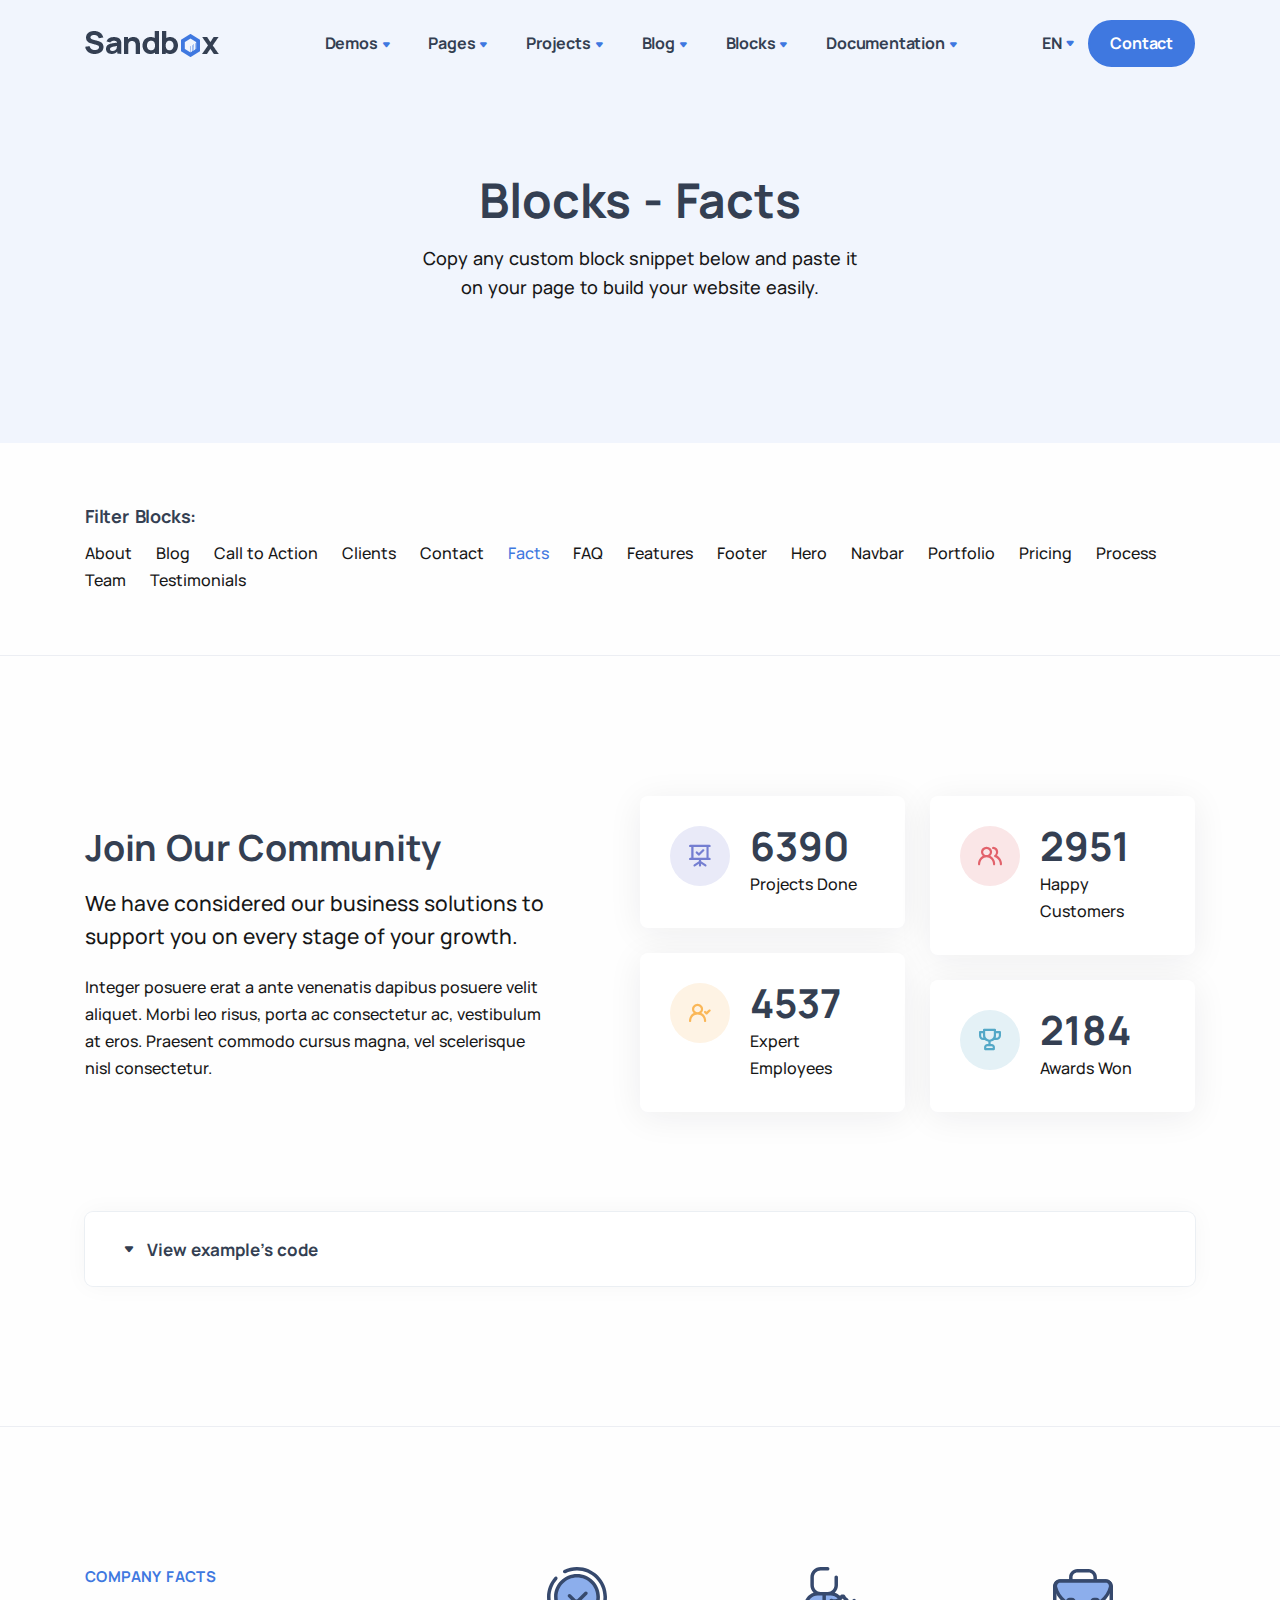
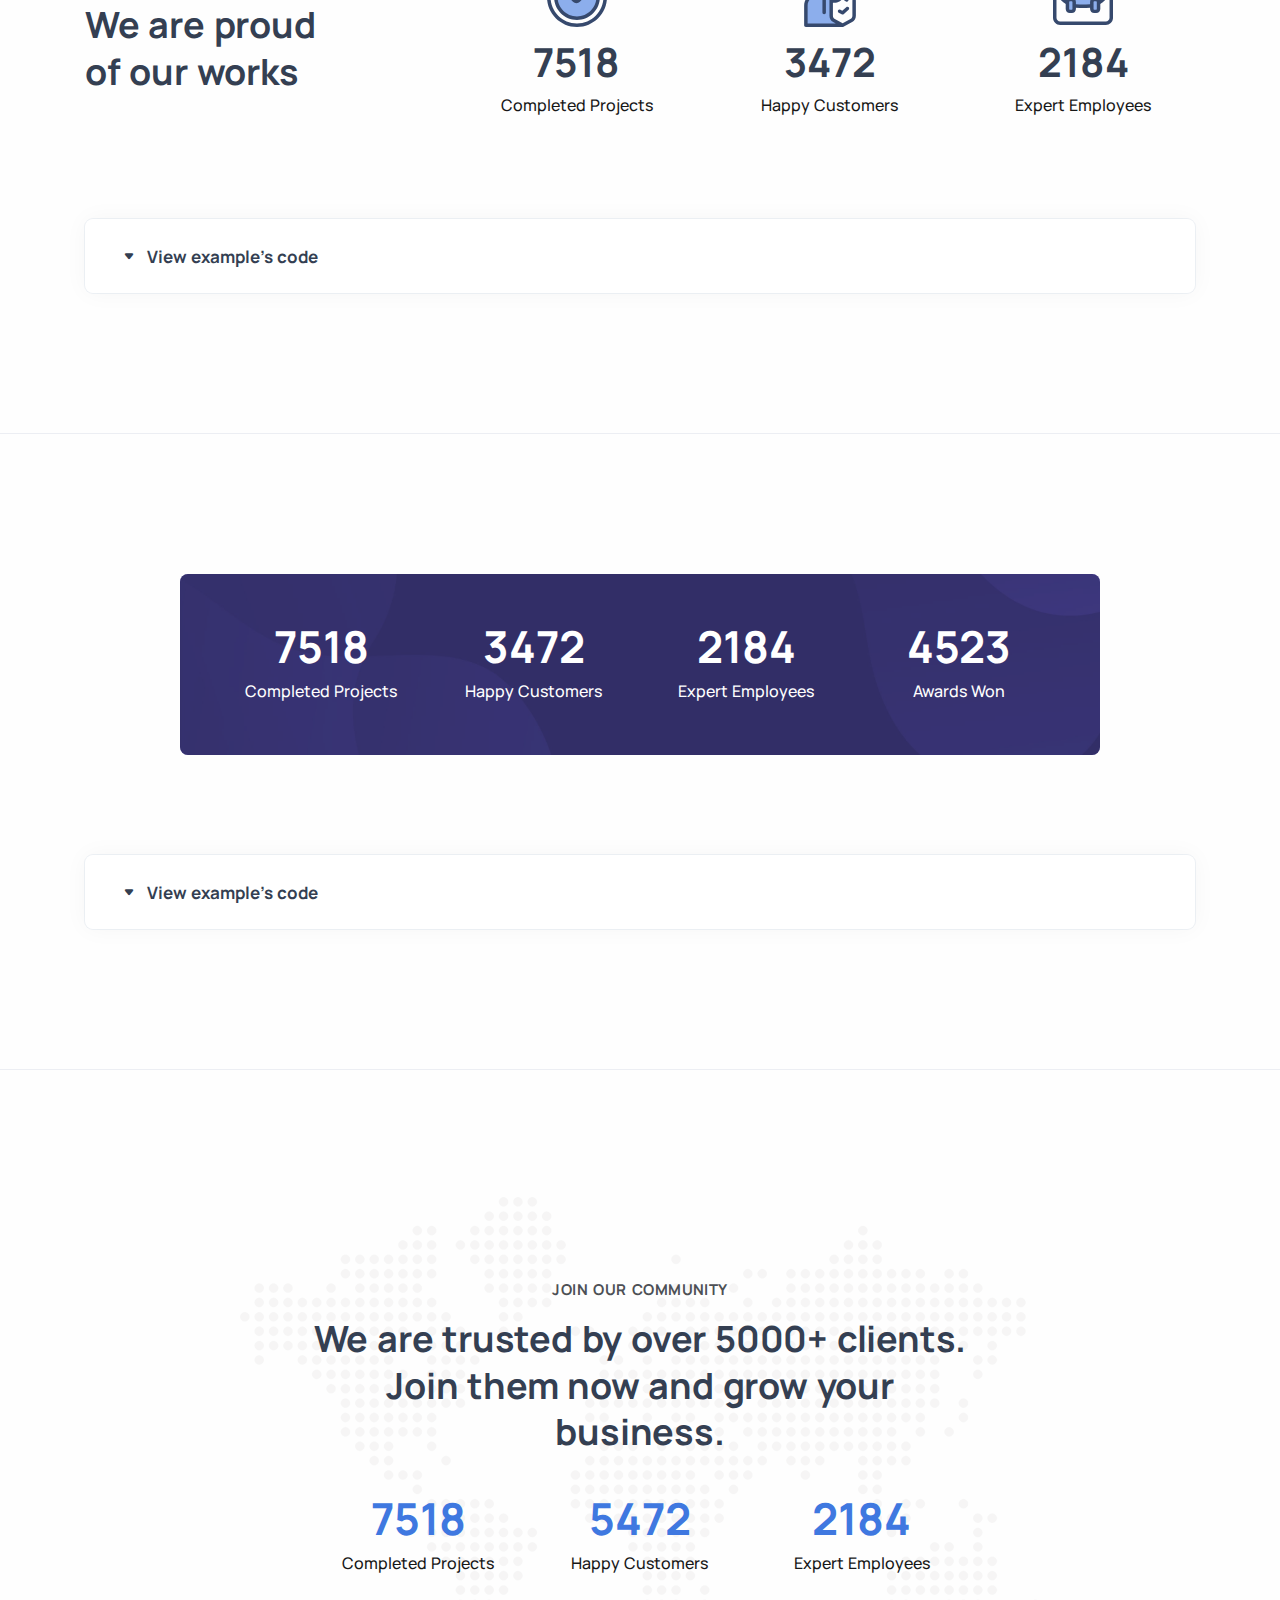
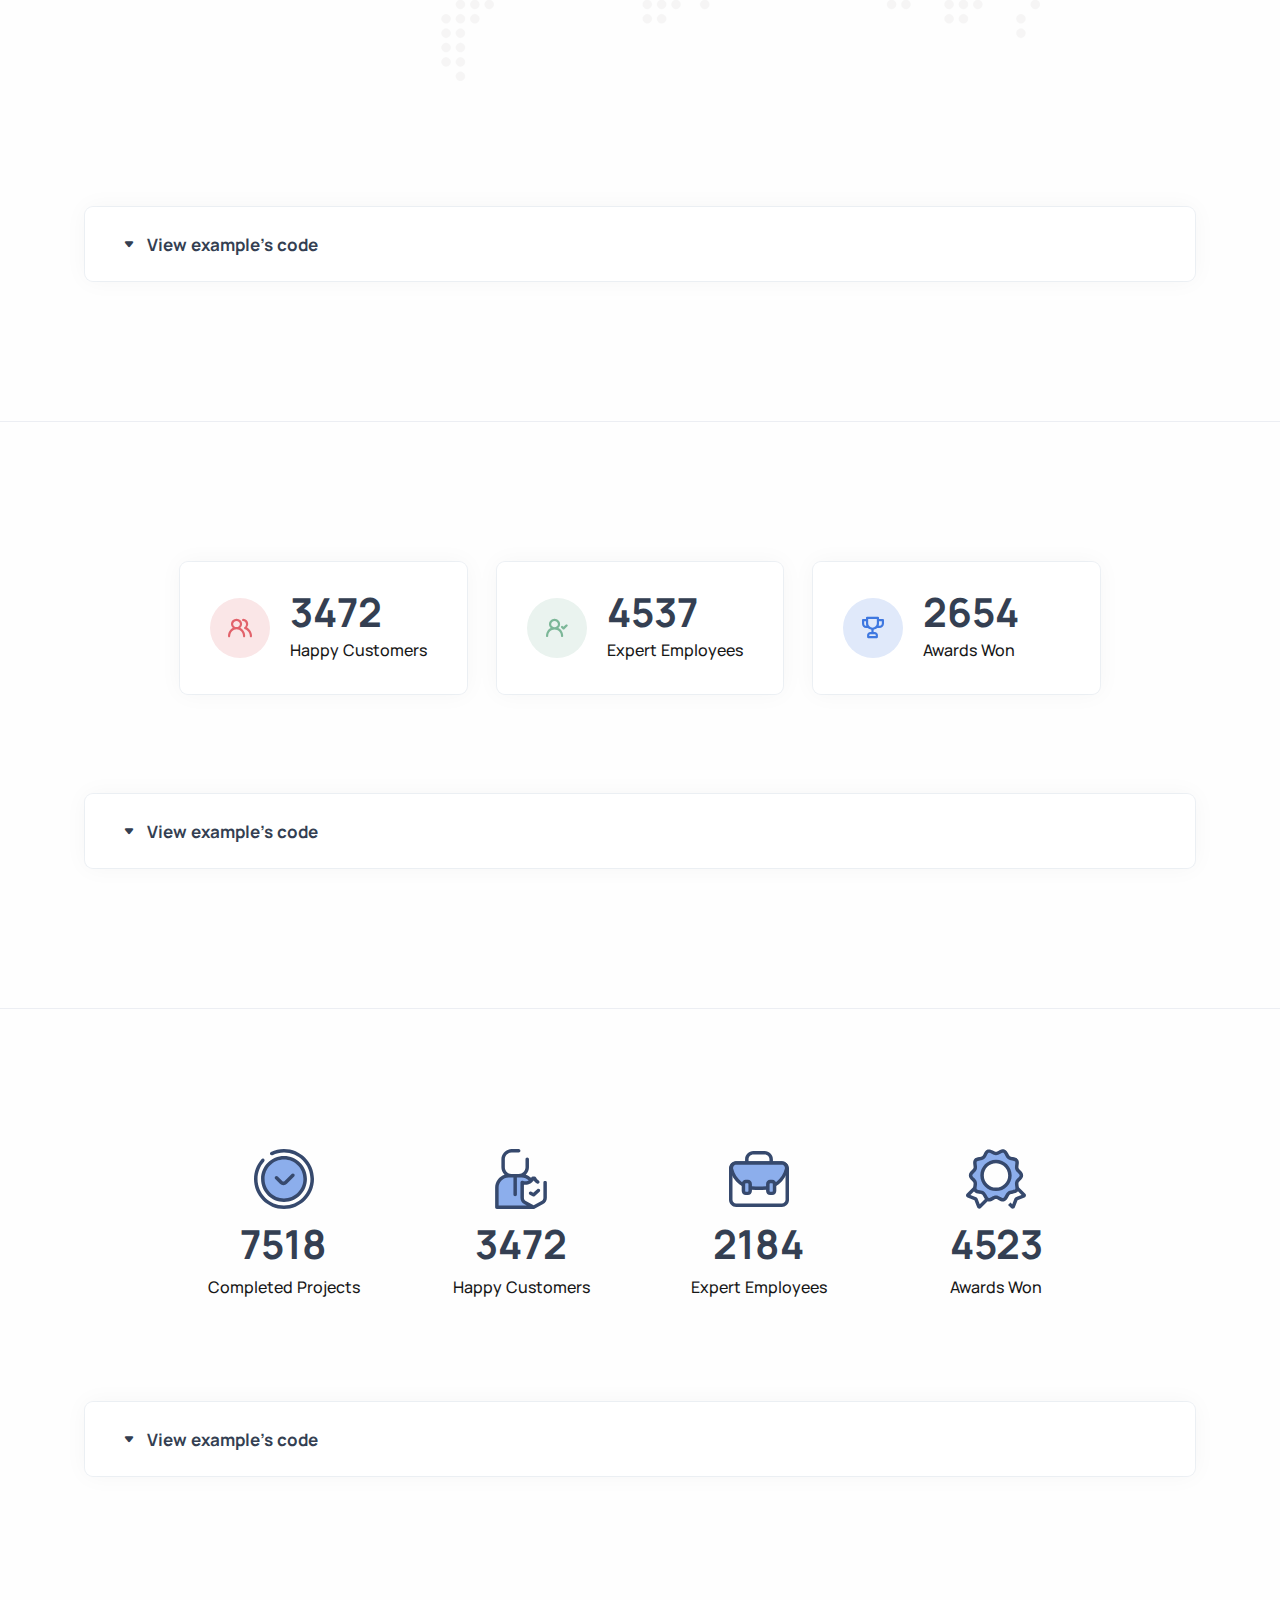
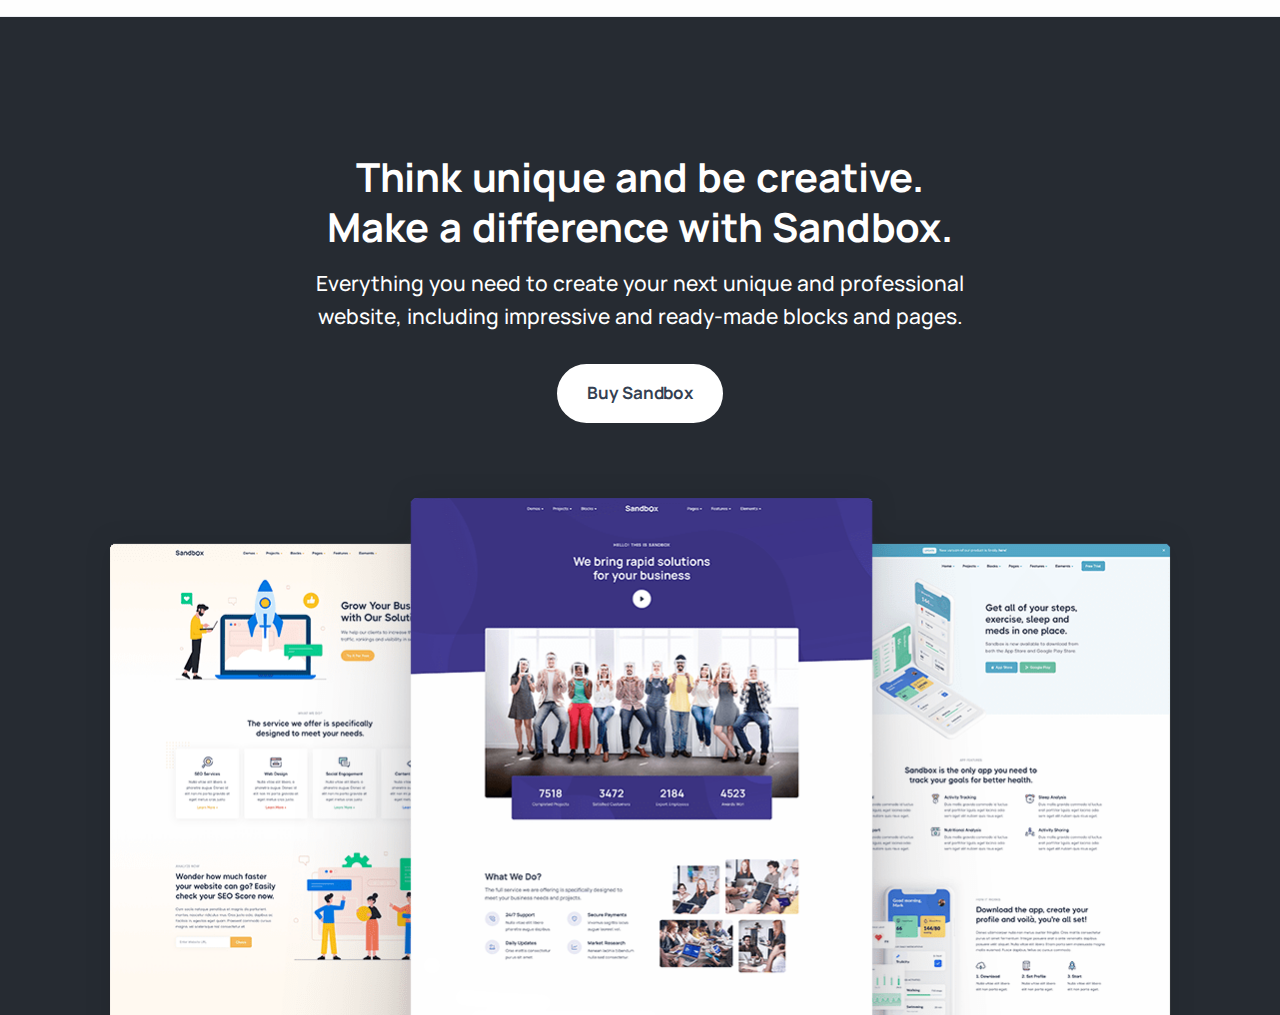
<file: docs/blocks/facts.html>
<!DOCTYPE html>
<html lang="en">

<head>
  <meta charset="utf-8">
  <meta name="viewport" content="width=device-width, initial-scale=1.0">
  <link rel="shortcut icon" href="../../assets/img/favicon.png">
  <title>Sandbox</title>
  <link rel="stylesheet" href="../../assets/css/plugins.css">
  <link rel="stylesheet" href="../../assets/css/style.css">
</head>

<body>
  <div class="content-wrapper">
    <header class="wrapper bg-soft-primary">
      <nav class="navbar navbar-expand-lg center-nav transparent navbar-light">
        <div class="container flex-lg-row flex-nowrap align-items-center">
          <div class="navbar-brand w-100">
            <a href="../../index.html">
              <img src="../../assets/img/logo.png" srcset="../../assets/img/logo@2x.png 2x" alt="" />
            </a>
          </div>
          <div class="navbar-collapse offcanvas-nav">
            <div class="offcanvas-header d-lg-none d-xl-none">
              <a href="../../index.html"><img src="../../assets/img/logo-light.png" srcset="../../assets/img/logo-light@2x.png 2x" alt="" /></a>
              <button type="button" class="btn-close btn-close-white offcanvas-close offcanvas-nav-close" aria-label="Close"></button>
            </div>
            <ul class="navbar-nav">
              <li class="nav-item"><a class="nav-link" href="#!">Demos</a>
                <ul class="dropdown-menu mega-menu mega-menu-dark mega-menu-img">
                  <li class="mega-menu-content">
                    <ul class="row row-cols-1 row-cols-lg-6 gx-0 gx-lg-4 gy-lg-2 list-unstyled">
                      <li class="col"><a class="dropdown-item" href="../../demo1.html">
                          <figure class="rounded lift d-none d-lg-block"><img src="../../assets/img/demos/mi1.jpg" srcset="../../assets/img/demos/mi1@2x.jpg 2x" alt=""></figure>
                          <span class="d-lg-none">Demo I</span>
                        </a></li>
                      <li class="col"><a class="dropdown-item" href="../../demo2.html">
                          <figure class="rounded lift d-none d-lg-block"><img src="../../assets/img/demos/mi2.jpg" srcset="../../assets/img/demos/mi2@2x.jpg 2x" alt=""></figure>
                          <span class="d-lg-none">Demo II</span>
                        </a></li>
                      <li class="col"><a class="dropdown-item" href="../../demo3.html">
                          <figure class="rounded lift d-none d-lg-block"><img src="../../assets/img/demos/mi3.jpg" srcset="../../assets/img/demos/mi3@2x.jpg 2x" alt=""></figure>
                          <span class="d-lg-none">Demo III</span>
                        </a></li>
                      <li class="col"><a class="dropdown-item" href="../../demo4.html">
                          <figure class="rounded lift d-none d-lg-block"><img src="../../assets/img/demos/mi4.jpg" srcset="../../assets/img/demos/mi4@2x.jpg 2x" alt=""></figure>
                          <span class="d-lg-none">Demo IV</span>
                        </a></li>
                      <li class="col"><a class="dropdown-item" href="../../demo5.html">
                          <figure class="rounded lift d-none d-lg-block"><img src="../../assets/img/demos/mi5.jpg" srcset="../../assets/img/demos/mi5@2x.jpg 2x" alt=""></figure>
                          <span class="d-lg-none">Demo V</span>
                        </a></li>
                      <li class="col"><a class="dropdown-item" href="../../demo6.html">
                          <figure class="rounded lift d-none d-lg-block"><img src="../../assets/img/demos/mi6.jpg" srcset="../../assets/img/demos/mi6@2x.jpg 2x" alt=""></figure>
                          <span class="d-lg-none">Demo VI</span>
                        </a></li>
                      <li class="col"><a class="dropdown-item" href="../../demo7.html">
                          <figure class="rounded lift d-none d-lg-block"><img src="../../assets/img/demos/mi7.jpg" srcset="../../assets/img/demos/mi7@2x.jpg 2x" alt=""></figure>
                          <span class="d-lg-none">Demo VII</span>
                        </a></li>
                      <li class="col"><a class="dropdown-item" href="../../demo8.html">
                          <figure class="rounded lift d-none d-lg-block"><img src="../../assets/img/demos/mi8.jpg" srcset="../../assets/img/demos/mi8@2x.jpg 2x" alt=""></figure>
                          <span class="d-lg-none">Demo VIII</span>
                        </a></li>
                      <li class="col"><a class="dropdown-item" href="../../demo9.html">
                          <figure class="rounded lift d-none d-lg-block"><img src="../../assets/img/demos/mi9.jpg" srcset="../../assets/img/demos/mi9@2x.jpg 2x" alt=""></figure>
                          <span class="d-lg-none">Demo IX</span>
                        </a></li>
                      <li class="col"><a class="dropdown-item" href="../../demo10.html">
                          <figure class="rounded lift d-none d-lg-block"><img src="../../assets/img/demos/mi10.jpg" srcset="../../assets/img/demos/mi10@2x.jpg 2x" alt=""></figure>
                          <span class="d-lg-none">Demo X</span>
                        </a></li>
                      <li class="col"><a class="dropdown-item" href="../../demo11.html">
                          <figure class="rounded lift d-none d-lg-block"><img src="../../assets/img/demos/mi11.jpg" srcset="../../assets/img/demos/mi11@2x.jpg 2x" alt=""></figure>
                          <span class="d-lg-none">Demo XI</span>
                        </a></li>
                      <li class="col"><a class="dropdown-item" href="../../demo12.html">
                          <figure class="rounded lift d-none d-lg-block"><img src="../../assets/img/demos/mi12.jpg" srcset="../../assets/img/demos/mi12@2x.jpg 2x" alt=""></figure>
                          <span class="d-lg-none">Demo XII</span>
                        </a></li>
                      <li class="col"><a class="dropdown-item" href="../../demo13.html">
                          <figure class="rounded lift d-none d-lg-block"><img src="../../assets/img/demos/mi13.jpg" srcset="../../assets/img/demos/mi13@2x.jpg 2x" alt=""></figure>
                          <span class="d-lg-none">Demo XIII</span>
                        </a></li>
                      <li class="col"><a class="dropdown-item" href="../../demo14.html">
                          <figure class="rounded lift d-none d-lg-block"><img src="../../assets/img/demos/mi14.jpg" srcset="../../assets/img/demos/mi14@2x.jpg 2x" alt=""></figure>
                          <span class="d-lg-none">Demo XIV</span>
                        </a></li>
                      <li class="col"><a class="dropdown-item" href="../../demo15.html">
                          <figure class="rounded lift d-none d-lg-block"><img src="../../assets/img/demos/mi15.jpg" srcset="../../assets/img/demos/mi15@2x.jpg 2x" alt=""></figure>
                          <span class="d-lg-none">Demo XV</span>
                        </a></li>
                      <li class="col"><a class="dropdown-item" href="../../demo16.html">
                          <figure class="rounded lift d-none d-lg-block"><img src="../../assets/img/demos/mi16.jpg" srcset="../../assets/img/demos/mi16@2x.jpg 2x" alt=""></figure>
                          <span class="d-lg-none">Demo XVI</span>
                        </a></li>
                      <li class="col"><a class="dropdown-item" href="../../demo17.html">
                          <figure class="rounded lift d-none d-lg-block"><img src="../../assets/img/demos/mi17.jpg" srcset="../../assets/img/demos/mi17@2x.jpg 2x" alt=""></figure>
                          <span class="d-lg-none">Demo XVII</span>
                        </a></li>
                      <li class="col"><a class="dropdown-item" href="../../demo18.html">
                          <figure class="rounded lift d-none d-lg-block"><img src="../../assets/img/demos/mi18.jpg" srcset="../../assets/img/demos/mi18@2x.jpg 2x" alt=""></figure>
                          <span class="d-lg-none">Demo XVIII</span>
                        </a></li>
                    </ul>
                    <!--/.row -->
                  </li>
                  <!--/.mega-menu-content-->
                </ul>
                <!--/.dropdown-menu -->
              </li>
              <li class="nav-item dropdown"><a class="nav-link dropdown-toggle" href="#!">Pages</a>
                <ul class="dropdown-menu">
                  <li class="dropdown"><a class="dropdown-item dropdown-toggle" href="#">Services</a>
                    <ul class="dropdown-menu">
                      <li class="nav-item"><a class="dropdown-item" href="../../services.html">Services I</a></li>
                      <li class="nav-item"><a class="dropdown-item" href="../../services2.html">Services II</a></li>
                    </ul>
                  </li>
                  <li class="dropdown"><a class="dropdown-item dropdown-toggle" href="#">About</a>
                    <ul class="dropdown-menu">
                      <li class="nav-item"><a class="dropdown-item" href="../../about.html">About I</a></li>
                      <li class="nav-item"><a class="dropdown-item" href="../../about2.html">About II</a></li>
                    </ul>
                  </li>
                  <li class="dropdown"><a class="dropdown-item dropdown-toggle" href="#">Contact</a>
                    <ul class="dropdown-menu">
                      <li class="nav-item"><a class="dropdown-item" href="../../contact.html">Contact I</a></li>
                      <li class="nav-item"><a class="dropdown-item" href="../../contact2.html">Contact II</a></li>
                      <li class="nav-item"><a class="dropdown-item" href="../../contact3.html">Contact III</a></li>
                    </ul>
                  </li>
                  <li class="nav-item"><a class="dropdown-item" href="../../pricing.html">Pricing</a></li>
                  <li class="nav-item"><a class="dropdown-item" href="../../onepage.html">One Page</a></li>
                </ul>
              </li>
              <li class="nav-item dropdown"><a class="nav-link dropdown-toggle" href="#!">Projects</a>
                <ul class="dropdown-menu">
                  <li class="nav-item"><a class="dropdown-item" href="../../projects.html">Projects I</a></li>
                  <li class="nav-item"><a class="dropdown-item" href="../../projects2.html">Projects II</a></li>
                  <li class="nav-item"><a class="dropdown-item" href="../../projects3.html">Projects III</a></li>
                  <li class="nav-item"><a class="dropdown-item" href="../../projects4.html">Projects IV</a></li>
                  <li class="dropdown"><a class="dropdown-item dropdown-toggle" href="#">Single Projects</a>
                    <ul class="dropdown-menu">
                      <li class="nav-item"><a class="dropdown-item" href="../../single-project.html">Single Project I</a></li>
                      <li class="nav-item"><a class="dropdown-item" href="../../single-project2.html">Single Project II</a></li>
                      <li class="nav-item"><a class="dropdown-item" href="../../single-project3.html">Single Project III</a></li>
                    </ul>
                  </li>
                </ul>
              </li>
              <li class="nav-item dropdown"><a class="nav-link dropdown-toggle" href="#!">Blog</a>
                <ul class="dropdown-menu">
                  <li class="nav-item"><a class="dropdown-item" href="../../blog.html">Blog without Sidebar</a></li>
                  <li class="nav-item"><a class="dropdown-item" href="../../blog2.html">Blog with Sidebar</a></li>
                  <li class="nav-item"><a class="dropdown-item" href="../../blog3.html">Blog with Left Sidebar</a></li>
                  <li class="dropdown"><a class="dropdown-item dropdown-toggle" href="#">Blog Posts</a>
                    <ul class="dropdown-menu">
                      <li class="nav-item"><a class="dropdown-item" href="../../blog-post.html">Post without Sidebar</a></li>
                      <li class="nav-item"><a class="dropdown-item" href="../../blog-post2.html">Post with Sidebar</a></li>
                      <li class="nav-item"><a class="dropdown-item" href="../../blog-post3.html">Post with Left Sidebar</a></li>
                    </ul>
                  </li>
                </ul>
              </li>
              <li class="nav-item"><a class="nav-link" href="#!">Blocks</a>
                <ul class="dropdown-menu mega-menu mega-menu-dark mega-menu-img">
                  <li class="mega-menu-content">
                    <ul class="row row-cols-1 row-cols-lg-6 gx-0 gx-lg-6 gy-lg-4 list-unstyled">
                      <li class="col"><a class="dropdown-item" href="../../docs/blocks/about.html">
                          <div class="rounded img-svg d-none d-lg-block p-4 mb-lg-2"><img class="rounded-0" src="../../assets/img/demos/block1.svg" alt=""></div>
                          <span>About</span>
                        </a>
                      </li>
                      <li class="col"><a class="dropdown-item" href="../../docs/blocks/blog.html">
                          <div class="rounded img-svg d-none d-lg-block p-4 mb-lg-2"><img class="rounded-0" src="../../assets/img/demos/block2.svg" alt=""></div>
                          <span>Blog</span>
                        </a>
                      </li>
                      <li class="col"><a class="dropdown-item" href="../../docs/blocks/call-to-action.html">
                          <div class="rounded img-svg d-none d-lg-block p-4 mb-lg-2"><img class="rounded-0" src="../../assets/img/demos/block3.svg" alt=""></div>
                          <span>Call to Action</span>
                        </a>
                      </li>
                      <li class="col"><a class="dropdown-item" href="../../docs/blocks/clients.html">
                          <div class="rounded img-svg d-none d-lg-block p-4 mb-lg-2"><img class="rounded-0" src="../../assets/img/demos/block4.svg" alt=""></div>
                          <span>Clients</span>
                        </a>
                      </li>
                      <li class="col"><a class="dropdown-item" href="../../docs/blocks/contact.html">
                          <div class="rounded img-svg d-none d-lg-block p-4 mb-lg-2"><img class="rounded-0" src="../../assets/img/demos/block5.svg" alt=""></div>
                          <span>Contact</span>
                        </a>
                      </li>
                      <li class="col"><a class="dropdown-item" href="../../docs/blocks/facts.html">
                          <div class="rounded img-svg d-none d-lg-block p-4 mb-lg-2"><img class="rounded-0" src="../../assets/img/demos/block6.svg" alt=""></div>
                          <span>Facts</span>
                        </a>
                      </li>
                      <li class="col"><a class="dropdown-item" href="../../docs/blocks/faq.html">
                          <div class="rounded img-svg d-none d-lg-block p-4 mb-lg-2"><img class="rounded-0" src="../../assets/img/demos/block7.svg" alt=""></div>
                          <span>FAQ</span>
                        </a>
                      </li>
                      <li class="col"><a class="dropdown-item" href="../../docs/blocks/features.html">
                          <div class="rounded img-svg d-none d-lg-block p-4 mb-lg-2"><img class="rounded-0" src="../../assets/img/demos/block8.svg" alt=""></div>
                          <span>Features</span>
                        </a>
                      </li>
                      <li class="col"><a class="dropdown-item" href="../../docs/blocks/footer.html">
                          <div class="rounded img-svg d-none d-lg-block p-4 mb-lg-2"><img class="rounded-0" src="../../assets/img/demos/block9.svg" alt=""></div>
                          <span>Footer</span>
                        </a>
                      </li>
                      <li class="col"><a class="dropdown-item" href="../../docs/blocks/hero.html">
                          <div class="rounded img-svg d-none d-lg-block p-4 mb-lg-2"><img class="rounded-0" src="../../assets/img/demos/block10.svg" alt=""></div>
                          <span>Hero</span>
                        </a>
                      </li>
                      <li class="col"><a class="dropdown-item" href="../../docs/blocks/navbar.html">
                          <div class="rounded img-svg d-none d-lg-block p-4 mb-lg-2"><img class="rounded-0" src="../../assets/img/demos/block11.svg" alt=""></div>
                          <span>Navbar</span>
                        </a>
                      </li>
                      <li class="col"><a class="dropdown-item" href="../../docs/blocks/portfolio.html">
                          <div class="rounded img-svg d-none d-lg-block p-4 mb-lg-2"><img class="rounded-0" src="../../assets/img/demos/block12.svg" alt=""></div>
                          <span>Portfolio</span>
                        </a>
                      </li>
                      <li class="col"><a class="dropdown-item" href="../../docs/blocks/pricing.html">
                          <div class="rounded img-svg d-none d-lg-block p-4 mb-lg-2"><img class="rounded-0" src="../../assets/img/demos/block13.svg" alt=""></div>
                          <span>Pricing</span>
                        </a>
                      </li>
                      <li class="col"><a class="dropdown-item" href="../../docs/blocks/process.html">
                          <div class="rounded img-svg d-none d-lg-block p-4 mb-lg-2"><img class="rounded-0" src="../../assets/img/demos/block14.svg" alt=""></div>
                          <span>Process</span>
                        </a>
                      </li>
                      <li class="col"><a class="dropdown-item" href="../../docs/blocks/team.html">
                          <div class="rounded img-svg d-none d-lg-block p-4 mb-lg-2"><img class="rounded-0" src="../../assets/img/demos/block15.svg" alt=""></div>
                          <span>Team</span>
                        </a>
                      </li>
                      <li class="col"><a class="dropdown-item" href="../../docs/blocks/testimonials.html">
                          <div class="rounded img-svg d-none d-lg-block p-4 mb-lg-2"><img class="rounded-0" src="../../assets/img/demos/block16.svg" alt=""></div>
                          <span>Testimonials</span>
                        </a>
                      </li>
                    </ul>
                    <!--/.row -->
                  </li>
                  <!--/.mega-menu-content-->
                </ul>
                <!--/.dropdown-menu -->
              </li>
              <li class="nav-item"><a class="nav-link" href="../../docs/index.html">Documentation</a>
                <ul class="dropdown-menu mega-menu">
                  <li class="mega-menu-content">
                    <div class="row gx-0 gx-lg-3">
                      <div class="col-lg-4">
                        <h6 class="dropdown-header">Usage</h6>
                        <ul class="list-unstyled cc-2 pb-lg-1">
                          <li><a class="dropdown-item" href="../../docs/index.html">Get Started</a></li>
                          <li><a class="dropdown-item" href="../../docs/forms.html">Forms</a></li>
                          <li><a class="dropdown-item" href="../../docs/faq.html">FAQ</a></li>
                          <li><a class="dropdown-item" href="../../docs/changelog.html">Changelog</a></li>
                          <li><a class="dropdown-item" href="../../docs/credits.html">Credits</a></li>
                        </ul>
                        <h6 class="dropdown-header mt-lg-6">Styleguide</h6>
                        <ul class="list-unstyled cc-2">
                          <li><a class="dropdown-item" href="../../docs/styleguide/colors.html">Colors</a></li>
                          <li><a class="dropdown-item" href="../../docs/styleguide/fonts.html">Fonts</a></li>
                          <li><a class="dropdown-item" href="../../docs/styleguide/duotone-icons.html">Duotone Icons</a></li>
                          <li><a class="dropdown-item" href="../../docs/styleguide/unicons.html">Unicons</a></li>
                          <li><a class="dropdown-item" href="../../docs/styleguide/illustrations.html">Illustrations</a></li>
                          <li><a class="dropdown-item" href="../../docs/styleguide/media.html">Media</a></li>
                          <li><a class="dropdown-item" href="../../docs/styleguide/abstract.html">Abstract Images</a></li>
                          <li><a class="dropdown-item" href="../../docs/styleguide/misc.html">Misc</a></li>
                        </ul>
                      </div>
                      <!--/column -->
                      <div class="col-lg-8">
                        <h6 class="dropdown-header">Elements</h6>
                        <ul class="list-unstyled cc-3">
                          <li><a class="dropdown-item" href="../../docs/elements/accordion.html">Accordion</a></li>
                          <li><a class="dropdown-item" href="../../docs/elements/alerts.html">Alerts</a></li>
                          <li><a class="dropdown-item" href="../../docs/elements/animations.html">Animations</a></li>
                          <li><a class="dropdown-item" href="../../docs/elements/avatars.html">Avatars</a></li>
                          <li><a class="dropdown-item" href="../../docs/elements/background.html">Background</a></li>
                          <li><a class="dropdown-item" href="../../docs/elements/badges.html">Badges</a></li>
                          <li><a class="dropdown-item" href="../../docs/elements/breadcrumb.html">Breadcrumb</a></li>
                          <li><a class="dropdown-item" href="../../docs/elements/buttons.html">Buttons</a></li>
                          <li><a class="dropdown-item" href="../../docs/elements/carousel.html">Carousel</a></li>
                          <li><a class="dropdown-item" href="../../docs/elements/dividers.html">Dividers</a></li>
                          <li><a class="dropdown-item" href="../../docs/elements/form-elements.html">Form Elements</a></li>
                          <li><a class="dropdown-item" href="../../docs/elements/hover.html">Hover</a></li>
                          <li><a class="dropdown-item" href="../../docs/elements/image-mask.html">Image Mask</a></li>
                          <li><a class="dropdown-item" href="../../docs/elements/lightbox.html">Lightbox</a></li>
                          <li><a class="dropdown-item" href="../../docs/elements/lists.html">Lists</a></li>
                          <li><a class="dropdown-item" href="../../docs/elements/player.html">Media Player</a></li>
                          <li><a class="dropdown-item" href="../../docs/elements/modal.html">Modal</a></li>
                          <li><a class="dropdown-item" href="../../docs/elements/progressbar.html">Progressbar</a></li>
                          <li><a class="dropdown-item" href="../../docs/elements/shadows.html">Shadows</a></li>
                          <li><a class="dropdown-item" href="../../docs/elements/shapes.html">Shapes</a></li>
                          <li><a class="dropdown-item" href="../../docs/elements/tables.html">Tables</a></li>
                          <li><a class="dropdown-item" href="../../docs/elements/tabs.html">Tabs</a></li>
                          <li><a class="dropdown-item" href="../../docs/elements/text-highlight.html">Text Highlight</a></li>
                          <li><a class="dropdown-item" href="../../docs/elements/tooltips-popovers.html">Tooltips & Popovers</a></li>
                          <li><a class="dropdown-item" href="../../docs/elements/typed-text.html">Typed Text</a></li>
                          <li><a class="dropdown-item" href="../../docs/elements/typography.html">Typography</a></li>
                        </ul>
                      </div>
                      <!--/column -->
                    </div>
                    <!--/.row -->
                  </li>
                  <!--/.mega-menu-content-->
                </ul>
                <!--/.dropdown-menu -->
              </li>
            </ul>
            <!-- /.navbar-nav -->
          </div>
          <!-- /.navbar-collapse -->
          <div class="navbar-other w-100 d-flex ms-auto">
            <ul class="navbar-nav flex-row align-items-center ms-auto" data-sm-skip="true">
              <li class="nav-item dropdown language-select text-uppercase">
                <a class="nav-link dropdown-item dropdown-toggle" href="#" role="button" data-bs-toggle="dropdown" aria-haspopup="true" aria-expanded="false">En</a>
                <ul class="dropdown-menu">
                  <li class="nav-item"><a class="dropdown-item" href="#">En</a></li>
                  <li class="nav-item"><a class="dropdown-item" href="#">De</a></li>
                  <li class="nav-item"><a class="dropdown-item" href="#">Es</a></li>
                </ul>
              </li>
              <li class="nav-item d-none d-md-block">
                <a href="../../contact.html" class="btn btn-sm btn-primary rounded-pill">Contact</a>
              </li>
              <li class="nav-item d-lg-none">
                <div class="navbar-hamburger"><button class="hamburger animate plain" data-toggle="offcanvas-nav"><span></span></button></div>
              </li>
            </ul>
            <!-- /.navbar-nav -->
          </div>
          <!-- /.navbar-other -->
        </div>
        <!-- /.container -->
      </nav>
      <!-- /.navbar -->
    </header>
    <!-- /header -->
    <section class="wrapper bg-soft-primary">
      <div class="container pt-10 pb-12 pt-md-14 pb-md-16 text-center">
        <div class="row">
          <div class="col-md-9 col-lg-7 col-xl-5 mx-auto">
            <h1 class="display-1 mb-3">Blocks - Facts</h1>
            <p class="lead px-xxl-10">Copy any custom block snippet below and paste it on your page to build your website easily.</p>
          </div>
          <!-- /column -->
        </div>
        <!-- /.row -->
      </div>
      <!-- /.container -->
    </section>
    <!-- /section -->
    <section class="wrapper bg-light wrapper-border">
      <div class="container py-11">
        <div class="filter basic-filter">
          <h2 class="h5">Filter Blocks:</h2>
          <ul>
            <li><a href="../../docs/blocks/about.html">About</a></li>
            <li><a href="../../docs/blocks/blog.html">Blog</a></li>
            <li><a href="../../docs/blocks/call-to-action.html">Call to Action</a></li>
            <li><a href="../../docs/blocks/clients.html">Clients</a></li>
            <li><a href="../../docs/blocks/contact.html">Contact</a></li>
            <li><a href="../../docs/blocks/facts.html" class="active">Facts</a></li>
            <li><a href="../../docs/blocks/faq.html">FAQ</a></li>
            <li><a href="../../docs/blocks/features.html">Features</a></li>
            <li><a href="../../docs/blocks/footer.html">Footer</a></li>
            <li><a href="../../docs/blocks/hero.html">Hero</a></li>
            <li><a href="../../docs/blocks/navbar.html">Navbar</a></li>
            <li><a href="../../docs/blocks/portfolio.html">Portfolio</a></li>
            <li><a href="../../docs/blocks/pricing.html">Pricing</a></li>
            <li><a href="../../docs/blocks/process.html">Process</a></li>
            <li><a href="../../docs/blocks/team.html">Team</a></li>
            <li><a href="../../docs/blocks/testimonials.html">Testimonials</a></li>
          </ul>
        </div>
        <!--/.filter -->
      </div>
      <!-- /.container -->
    </section>
    <!-- /section -->
    <section id="snippet-1" class="wrapper bg-light wrapper-border">
      <div class="container pt-15 pt-md-17 pb-13 pb-md-15">
        <div class="row gx-lg-0 gy-10 align-items-center">
          <div class="col-lg-6 order-lg-2 offset-lg-1 grid">
            <div class="row gx-md-5 gy-5 align-items-center counter-wrapper isotope">
              <div class="item col-md-6">
                <div class="card shadow-lg">
                  <div class="card-body">
                    <div class="d-flex d-lg-block d-xl-flex flex-row">
                      <div>
                        <div class="icon btn btn-circle btn-lg btn-soft-purple disabled mx-auto me-4 mb-lg-3 mb-xl-0"> <i class="uil uil-presentation-check"></i> </div>
                      </div>
                      <div>
                        <h3 class="counter mb-1">7518</h3>
                        <p class="mb-0">Projects Done</p>
                      </div>
                    </div>
                  </div>
                  <!--/.card-body -->
                </div>
                <!--/.card -->
              </div>
              <!--/column -->
              <div class="item col-md-6">
                <div class="card shadow-lg">
                  <div class="card-body">
                    <div class="d-flex d-lg-block d-xl-flex flex-row">
                      <div>
                        <div class="icon btn btn-circle btn-lg btn-soft-red disabled mx-auto me-4 mb-lg-3 mb-xl-0"> <i class="uil uil-users-alt"></i> </div>
                      </div>
                      <div>
                        <h3 class="counter mb-1">3472</h3>
                        <p class="mb-0">Happy Customers</p>
                      </div>
                    </div>
                  </div>
                  <!--/.card-body -->
                </div>
                <!--/.card -->
              </div>
              <!--/column -->
              <div class="item col-md-6">
                <div class="card shadow-lg">
                  <div class="card-body">
                    <div class="d-flex d-lg-block d-xl-flex flex-row">
                      <div>
                        <div class="icon btn btn-circle btn-lg btn-soft-yellow disabled mx-auto me-4 mb-lg-3 mb-xl-0"> <i class="uil uil-user-check"></i> </div>
                      </div>
                      <div>
                        <h3 class="counter mb-1">4537</h3>
                        <p class="mb-0">Expert Employees</p>
                      </div>
                    </div>
                  </div>
                  <!--/.card-body -->
                </div>
                <!--/.card -->
              </div>
              <!--/column -->
              <div class="item col-md-6">
                <div class="card shadow-lg">
                  <div class="card-body">
                    <div class="d-flex d-lg-block d-xl-flex flex-row">
                      <div>
                        <div class="icon btn btn-circle btn-lg btn-soft-aqua disabled mx-auto me-4 mb-lg-3 mb-xl-0"> <i class="uil uil-trophy"></i> </div>
                      </div>
                      <div>
                        <h3 class="counter mb-1">2184</h3>
                        <p class="mb-0">Awards Won</p>
                      </div>
                    </div>
                  </div>
                  <!--/.card-body -->
                </div>
                <!--/.card -->
              </div>
              <!--/column -->
            </div>
            <!--/.row -->
          </div>
          <!--/column -->
          <div class="col-lg-5">
            <h2 class="display-4 mb-3">Join Our Community</h2>
            <p class="lead fs-lg">We have considered our business solutions to support you on every stage of your growth.</p>
            <p class="mb-0">Integer posuere erat a ante venenatis dapibus posuere velit aliquet. Morbi leo risus, porta ac consectetur ac, vestibulum at eros. Praesent commodo cursus magna, vel scelerisque nisl consectetur.</p>
          </div>
          <!--/column -->
        </div>
        <!--/.row -->
      </div>
      <!-- /.container -->
      <div class="container pb-15 pb-md-17">
        <div class="card">
          <div class="card-footer border-0 position-relative">
            <a class="collapse-link collapsed stretched-link" data-bs-toggle="collapse" href="#collapse-snippet-1">View example's code</a>
          </div>
          <!--/.card-footer -->
          <div id="collapse-snippet-1" class="card-footer bg-dark p-0 accordion-collapse collapse">
            <div class="code-wrapper">
              <div class="code-wrapper-inner">
                <pre class="language-html"><code>&lt;section class=&quot;wrapper bg-light&quot;&gt;
  &lt;div class=&quot;container py-14 py-md-16&quot;&gt;
    &lt;div class=&quot;row gx-lg-0 gy-10 align-items-center&quot;&gt;
      &lt;div class=&quot;col-lg-6 order-lg-2 offset-lg-1 grid&quot;&gt;
        &lt;div class=&quot;row gx-md-5 gy-5 align-items-center counter-wrapper isotope&quot;&gt;
          &lt;div class=&quot;item col-md-6&quot;&gt;
            &lt;div class=&quot;card shadow-lg&quot;&gt;
              &lt;div class=&quot;card-body&quot;&gt;
                &lt;div class=&quot;d-flex d-lg-block d-xl-flex flex-row&quot;&gt;
                  &lt;div&gt;
                    &lt;div class=&quot;icon btn btn-circle btn-lg btn-soft-purple disabled mx-auto me-4 mb-lg-3 mb-xl-0&quot;&gt; &lt;i class=&quot;uil uil-presentation-check&quot;&gt;&lt;/i&gt; &lt;/div&gt;
                  &lt;/div&gt;
                  &lt;div&gt;
                    &lt;h3 class=&quot;counter mb-1&quot;&gt;7518&lt;/h3&gt;
                    &lt;p class=&quot;mb-0&quot;&gt;Projects Done&lt;/p&gt;
                  &lt;/div&gt;
                &lt;/div&gt;
              &lt;/div&gt;
              &lt;!--/.card-body --&gt;
            &lt;/div&gt;
            &lt;!--/.card --&gt;
          &lt;/div&gt;
          &lt;!--/column --&gt;
          &lt;div class=&quot;item col-md-6&quot;&gt;
            &lt;div class=&quot;card shadow-lg&quot;&gt;
              &lt;div class=&quot;card-body&quot;&gt;
                &lt;div class=&quot;d-flex d-lg-block d-xl-flex flex-row&quot;&gt;
                  &lt;div&gt;
                    &lt;div class=&quot;icon btn btn-circle btn-lg btn-soft-red disabled mx-auto me-4 mb-lg-3 mb-xl-0&quot;&gt; &lt;i class=&quot;uil uil-users-alt&quot;&gt;&lt;/i&gt; &lt;/div&gt;
                  &lt;/div&gt;
                  &lt;div&gt;
                    &lt;h3 class=&quot;counter mb-1&quot;&gt;3472&lt;/h3&gt;
                    &lt;p class=&quot;mb-0&quot;&gt;Happy Customers&lt;/p&gt;
                  &lt;/div&gt;
                &lt;/div&gt;
              &lt;/div&gt;
              &lt;!--/.card-body --&gt;
            &lt;/div&gt;
            &lt;!--/.card --&gt;
          &lt;/div&gt;
          &lt;!--/column --&gt;
          &lt;div class=&quot;item col-md-6&quot;&gt;
            &lt;div class=&quot;card shadow-lg&quot;&gt;
              &lt;div class=&quot;card-body&quot;&gt;
                &lt;div class=&quot;d-flex d-lg-block d-xl-flex flex-row&quot;&gt;
                  &lt;div&gt;
                    &lt;div class=&quot;icon btn btn-circle btn-lg btn-soft-yellow disabled mx-auto me-4 mb-lg-3 mb-xl-0&quot;&gt; &lt;i class=&quot;uil uil-user-check&quot;&gt;&lt;/i&gt; &lt;/div&gt;
                  &lt;/div&gt;
                  &lt;div&gt;
                    &lt;h3 class=&quot;counter mb-1&quot;&gt;4537&lt;/h3&gt;
                    &lt;p class=&quot;mb-0&quot;&gt;Expert Employees&lt;/p&gt;
                  &lt;/div&gt;
                &lt;/div&gt;
              &lt;/div&gt;
              &lt;!--/.card-body --&gt;
            &lt;/div&gt;
            &lt;!--/.card --&gt;
          &lt;/div&gt;
          &lt;!--/column --&gt;
          &lt;div class=&quot;item col-md-6&quot;&gt;
            &lt;div class=&quot;card shadow-lg&quot;&gt;
              &lt;div class=&quot;card-body&quot;&gt;
                &lt;div class=&quot;d-flex d-lg-block d-xl-flex flex-row&quot;&gt;
                  &lt;div&gt;
                    &lt;div class=&quot;icon btn btn-circle btn-lg btn-soft-aqua disabled mx-auto me-4 mb-lg-3 mb-xl-0&quot;&gt; &lt;i class=&quot;uil uil-trophy&quot;&gt;&lt;/i&gt; &lt;/div&gt;
                  &lt;/div&gt;
                  &lt;div&gt;
                    &lt;h3 class=&quot;counter mb-1&quot;&gt;2184&lt;/h3&gt;
                    &lt;p class=&quot;mb-0&quot;&gt;Awards Won&lt;/p&gt;
                  &lt;/div&gt;
                &lt;/div&gt;
              &lt;/div&gt;
              &lt;!--/.card-body --&gt;
            &lt;/div&gt;
            &lt;!--/.card --&gt;
          &lt;/div&gt;
          &lt;!--/column --&gt;
        &lt;/div&gt;
        &lt;!--/.row --&gt;
      &lt;/div&gt;
      &lt;!--/column --&gt;
      &lt;div class=&quot;col-lg-5&quot;&gt;
        &lt;h2 class=&quot;display-4 mb-3&quot;&gt;Join Our Community&lt;/h2&gt;
        &lt;p class=&quot;lead fs-lg&quot;&gt;We have considered our business solutions to support you on every stage of your growth.&lt;/p&gt;
        &lt;p class=&quot;mb-0&quot;&gt;Integer posuere erat a ante venenatis dapibus posuere velit aliquet. Morbi leo risus, porta ac consectetur ac, vestibulum at eros. Praesent commodo cursus magna, vel scelerisque nisl consectetur.&lt;/p&gt;
      &lt;/div&gt;
      &lt;!--/column --&gt;
    &lt;/div&gt;
    &lt;!--/.row --&gt;
  &lt;/div&gt;
  &lt;!-- /.container --&gt;
&lt;/section&gt;
&lt;!-- /section --&gt;</code></pre>
              </div>
              <!--/.code-wrapper-inner -->
            </div>
            <!--/.code-wrapper -->
          </div>
          <!--/.card-footer -->
        </div>
        <!--/.card -->
      </div>
      <!-- /.container -->
    </section>
    <!-- /section -->
    <section id="snippet-2" class="wrapper bg-light wrapper-border">
      <div class="container pt-15 pt-md-17 pb-13 pb-md-15">
        <div class="row">
          <div class="col-lg-4">
            <h2 class="fs-15 text-uppercase text-primary mb-3">Company Facts</h2>
            <h3 class="display-4 pe-xl-15">We are proud of our works</h3>
          </div>
          <!-- /column -->
          <div class="col-lg-8">
            <div class="row align-items-center counter-wrapper gy-6 text-center">
              <div class="col-md-4">
                <img src="../../assets/img/icons/check.svg" class="svg-inject icon-svg icon-svg-lg text-primary mb-3" alt="" />
                <h3 class="counter">7518</h3>
                <p class="mb-0">Completed Projects</p>
              </div>
              <!--/column -->
              <div class="col-md-4">
                <img src="../../assets/img/icons/user.svg" class="svg-inject icon-svg icon-svg-lg text-primary mb-3" alt="" />
                <h3 class="counter">3472</h3>
                <p class="mb-0">Happy Customers</p>
              </div>
              <!--/column -->
              <div class="col-md-4">
                <img src="../../assets/img/icons/briefcase-2.svg" class="svg-inject icon-svg icon-svg-lg text-primary mb-3" alt="" />
                <h3 class="counter">2184</h3>
                <p class="mb-0">Expert Employees</p>
              </div>
              <!--/column -->
            </div>
            <!--/.row -->
          </div>
          <!-- /column -->
        </div>
        <!-- /.row -->
      </div>
      <!-- /.container -->
      <div class="container pb-15 pb-md-17">
        <div class="card">
          <div class="card-footer border-0 position-relative">
            <a class="collapse-link collapsed stretched-link" data-bs-toggle="collapse" href="#collapse-snippet-2">View example's code</a>
          </div>
          <!--/.card-footer -->
          <div id="collapse-snippet-2" class="card-footer bg-dark p-0 accordion-collapse collapse">
            <div class="code-wrapper">
              <div class="code-wrapper-inner">
                <pre class="language-html"><code>&lt;section class=&quot;wrapper bg-light&quot;&gt;
  &lt;div class=&quot;container py-14 py-md-16&quot;&gt;
    &lt;div class=&quot;row&quot;&gt;
      &lt;div class=&quot;col-lg-4&quot;&gt;
        &lt;h2 class=&quot;fs-15 text-uppercase text-primary mb-3&quot;&gt;Company Facts&lt;/h2&gt;
        &lt;h3 class=&quot;display-4 pe-xl-15&quot;&gt;We are proud of our works&lt;/h3&gt;
      &lt;/div&gt;
      &lt;!-- /column --&gt;
      &lt;div class=&quot;col-lg-8&quot;&gt;
        &lt;div class=&quot;row align-items-center counter-wrapper gy-6 text-center&quot;&gt;
          &lt;div class=&quot;col-md-4&quot;&gt;
            &lt;img src=&quot;./assets/img/icons/check.svg&quot; class=&quot;svg-inject icon-svg icon-svg-lg text-primary mb-3&quot; alt=&quot;&quot; /&gt;
            &lt;h3 class=&quot;counter&quot;&gt;7518&lt;/h3&gt;
            &lt;p class=&quot;mb-0&quot;&gt;Completed Projects&lt;/p&gt;
          &lt;/div&gt;
          &lt;!--/column --&gt;
          &lt;div class=&quot;col-md-4&quot;&gt;
            &lt;img src=&quot;./assets/img/icons/user.svg&quot; class=&quot;svg-inject icon-svg icon-svg-lg text-primary mb-3&quot; alt=&quot;&quot; /&gt;
            &lt;h3 class=&quot;counter&quot;&gt;3472&lt;/h3&gt;
            &lt;p class=&quot;mb-0&quot;&gt;Happy Customers&lt;/p&gt;
          &lt;/div&gt;
          &lt;!--/column --&gt;
          &lt;div class=&quot;col-md-4&quot;&gt;
            &lt;img src=&quot;./assets/img/icons/briefcase-2.svg&quot; class=&quot;svg-inject icon-svg icon-svg-lg text-primary mb-3&quot; alt=&quot;&quot; /&gt;
            &lt;h3 class=&quot;counter&quot;&gt;2184&lt;/h3&gt;
            &lt;p class=&quot;mb-0&quot;&gt;Expert Employees&lt;/p&gt;
          &lt;/div&gt;
          &lt;!--/column --&gt;
        &lt;/div&gt;
        &lt;!--/.row --&gt;
      &lt;/div&gt;
      &lt;!-- /column --&gt;
    &lt;/div&gt;
    &lt;!-- /.row --&gt;
  &lt;/div&gt;
  &lt;!-- /.container --&gt;
&lt;/section&gt;
&lt;!-- /section --&gt;</code></pre>
              </div>
              <!--/.code-wrapper-inner -->
            </div>
            <!--/.code-wrapper -->
          </div>
          <!--/.card-footer -->
        </div>
        <!--/.card -->
      </div>
      <!-- /.container -->
    </section>
    <!-- /section -->
    <section id="snippet-3" class="wrapper bg-light wrapper-border">
      <div class="container pt-15 pt-md-17 pb-13 pb-md-15">
        <div class="row">
          <div class="col-xl-10 mx-auto">
            <div class="card image-wrapper bg-full bg-image bg-overlay" data-image-src="../../assets/img/photos/bg2.jpg">
              <div class="card-body p-9 p-xl-10">
                <div class="row align-items-center counter-wrapper gy-4 text-center text-white">
                  <div class="col-6 col-lg-3">
                    <h3 class="counter counter-lg text-white">7518</h3>
                    <p>Completed Projects</p>
                  </div>
                  <!--/column -->
                  <div class="col-6 col-lg-3">
                    <h3 class="counter counter-lg text-white">3472</h3>
                    <p>Happy Customers</p>
                  </div>
                  <!--/column -->
                  <div class="col-6 col-lg-3">
                    <h3 class="counter counter-lg text-white">2184</h3>
                    <p>Expert Employees</p>
                  </div>
                  <!--/column -->
                  <div class="col-6 col-lg-3">
                    <h3 class="counter counter-lg text-white">4523</h3>
                    <p>Awards Won</p>
                  </div>
                  <!--/column -->
                </div>
                <!--/.row -->
              </div>
              <!--/.card-body -->
            </div>
            <!--/.card -->
          </div>
          <!-- /column -->
        </div>
        <!-- /.row -->
      </div>
      <!-- /.container -->
      <div class="container pb-15 pb-md-17">
        <div class="card">
          <div class="card-footer border-0 position-relative">
            <a class="collapse-link collapsed stretched-link" data-bs-toggle="collapse" href="#collapse-snippet-3">View example's code</a>
          </div>
          <!--/.card-footer -->
          <div id="collapse-snippet-3" class="card-footer bg-dark p-0 accordion-collapse collapse">
            <div class="code-wrapper">
              <div class="code-wrapper-inner">
                <pre class="language-html"><code>&lt;section class=&quot;wrapper bg-light&quot;&gt;
  &lt;div class=&quot;container py-14 py-md-16&quot;&gt;
    &lt;div class=&quot;row&quot;&gt;
      &lt;div class=&quot;col-xl-10 mx-auto&quot;&gt;
        &lt;div class=&quot;card image-wrapper bg-full bg-image bg-overlay&quot; data-image-src=&quot;./assets/img/photos/bg2.jpg&quot;&gt;
          &lt;div class=&quot;card-body p-9 p-xl-10&quot;&gt;
            &lt;div class=&quot;row align-items-center counter-wrapper gy-4 text-center text-white&quot;&gt;
              &lt;div class=&quot;col-6 col-lg-3&quot;&gt;
                &lt;h3 class=&quot;counter counter-lg text-white&quot;&gt;7518&lt;/h3&gt;
                &lt;p&gt;Completed Projects&lt;/p&gt;
              &lt;/div&gt;
              &lt;!--/column --&gt;
              &lt;div class=&quot;col-6 col-lg-3&quot;&gt;
                &lt;h3 class=&quot;counter counter-lg text-white&quot;&gt;3472&lt;/h3&gt;
                &lt;p&gt;Happy Customers&lt;/p&gt;
              &lt;/div&gt;
              &lt;!--/column --&gt;
              &lt;div class=&quot;col-6 col-lg-3&quot;&gt;
                &lt;h3 class=&quot;counter counter-lg text-white&quot;&gt;2184&lt;/h3&gt;
                &lt;p&gt;Expert Employees&lt;/p&gt;
              &lt;/div&gt;
              &lt;!--/column --&gt;
              &lt;div class=&quot;col-6 col-lg-3&quot;&gt;
                &lt;h3 class=&quot;counter counter-lg text-white&quot;&gt;4523&lt;/h3&gt;
                &lt;p&gt;Awards Won&lt;/p&gt;
              &lt;/div&gt;
              &lt;!--/column --&gt;
            &lt;/div&gt;
            &lt;!--/.row --&gt;
          &lt;/div&gt;
          &lt;!--/.card-body --&gt;
        &lt;/div&gt;
        &lt;!--/.card --&gt;
      &lt;/div&gt;
      &lt;!-- /column --&gt;
    &lt;/div&gt;
    &lt;!-- /.row --&gt;
  &lt;/div&gt;
  &lt;!-- /.container --&gt;
&lt;/section&gt;
&lt;!-- /section --&gt;</code></pre>
              </div>
              <!--/.code-wrapper-inner -->
            </div>
            <!--/.code-wrapper -->
          </div>
          <!--/.card-footer -->
        </div>
        <!--/.card -->
      </div>
      <!-- /.container -->
    </section>
    <!-- /section -->
    <section class="wrapper image-wrapper bg-auto no-overlay bg-image text-center bg-map" data-image-src="../../assets/img/map.png">
      <div class="container py-15 pt-md-17 pb-md-18">
        <div class="row pt-md-12">
          <div class="col-lg-10 col-xl-9 col-xxl-8 mx-auto">
            <h2 class="fs-15 text-uppercase text-muted mb-3">Join Our Community</h2>
            <h3 class="display-4 mb-8 px-lg-12">We are trusted by over 5000+ clients. Join them now and grow your business.</h3>
          </div>
          <!-- /.row -->
        </div>
        <!-- /column -->
        <div class="row pb-md-12">
          <div class="col-md-10 col-lg-9 col-xl-7 mx-auto">
            <div class="row align-items-center counter-wrapper gy-4 gy-md-0">
              <div class="col-md-4 text-center">
                <h3 class="counter counter-lg text-primary">7518</h3>
                <p>Completed Projects</p>
              </div>
              <!--/column -->
              <div class="col-md-4 text-center">
                <h3 class="counter counter-lg text-primary">5472</h3>
                <p>Happy Customers</p>
              </div>
              <!--/column -->
              <div class="col-md-4 text-center">
                <h3 class="counter counter-lg text-primary">2184</h3>
                <p>Expert Employees</p>
              </div>
              <!--/column -->
            </div>
            <!--/.row -->
          </div>
          <!-- /column -->
        </div>
        <!-- /.row -->
      </div>
      <!-- /.container -->
    </section>
    <!-- /section -->
    <section id="snippet-4" class="wrapper bg-light wrapper-border">
      <div class="container pb-15 pb-md-17">
        <div class="card">
          <div class="card-footer border-0 position-relative">
            <a class="collapse-link collapsed stretched-link" data-bs-toggle="collapse" href="#collapse-snippet-4">View example's code</a>
          </div>
          <!--/.card-footer -->
          <div id="collapse-snippet-4" class="card-footer bg-dark p-0 accordion-collapse collapse">
            <div class="code-wrapper">
              <div class="code-wrapper-inner">
                <pre class="language-html"><code>&lt;section class=&quot;wrapper image-wrapper bg-auto no-overlay bg-image text-center bg-map&quot; data-image-src=&quot;./assets/img/map.png&quot;&gt;
  &lt;div class=&quot;container py-14 pt-md-16 pb-md-18&quot;&gt;
    &lt;div class=&quot;row pt-md-12&quot;&gt;
      &lt;div class=&quot;col-lg-10 col-xl-9 col-xxl-8 mx-auto&quot;&gt;
        &lt;h2 class=&quot;fs-15 text-uppercase text-muted mb-3&quot;&gt;Join Our Community&lt;/h2&gt;
        &lt;h3 class=&quot;display-4 mb-8 px-lg-12&quot;&gt;We are trusted by over 5000+ clients. Join them now and grow your business.&lt;/h3&gt;
      &lt;/div&gt;
      &lt;!-- /.row --&gt;
    &lt;/div&gt;
    &lt;!-- /column --&gt;
    &lt;div class=&quot;row pb-md-12&quot;&gt;
      &lt;div class=&quot;col-md-10 col-lg-9 col-xl-7 mx-auto&quot;&gt;
        &lt;div class=&quot;row align-items-center counter-wrapper gy-4 gy-md-0&quot;&gt;
          &lt;div class=&quot;col-md-4 text-center&quot;&gt;
            &lt;h3 class=&quot;counter counter-lg text-primary&quot;&gt;7518&lt;/h3&gt;
            &lt;p&gt;Completed Projects&lt;/p&gt;
          &lt;/div&gt;
          &lt;!--/column --&gt;
          &lt;div class=&quot;col-md-4 text-center&quot;&gt;
            &lt;h3 class=&quot;counter counter-lg text-primary&quot;&gt;5472&lt;/h3&gt;
            &lt;p&gt;Happy Customers&lt;/p&gt;
          &lt;/div&gt;
          &lt;!--/column --&gt;
          &lt;div class=&quot;col-md-4 text-center&quot;&gt;
            &lt;h3 class=&quot;counter counter-lg text-primary&quot;&gt;2184&lt;/h3&gt;
            &lt;p&gt;Expert Employees&lt;/p&gt;
          &lt;/div&gt;
          &lt;!--/column --&gt;
        &lt;/div&gt;
        &lt;!--/.row --&gt;
      &lt;/div&gt;
      &lt;!-- /column --&gt;
    &lt;/div&gt;
    &lt;!-- /.row --&gt;
  &lt;/div&gt;
  &lt;!-- /.container --&gt;
&lt;/section&gt;
&lt;!-- /section --&gt;</code></pre>
              </div>
              <!--/.code-wrapper-inner -->
            </div>
            <!--/.code-wrapper -->
          </div>
          <!--/.card-footer -->
        </div>
        <!--/.card -->
      </div>
      <!--/.container -->
    </section>
    <!-- /section -->
    <section id="snippet-5" class="wrapper bg-light wrapper-border">
      <div class="container pt-15 pt-md-17 pb-13 pb-md-15">
        <div class="row">
          <div class="col-xl-10 col-xxl-9 mx-auto">
            <div class="row align-items-center justify-content-center counter-wrapper gy-6">
              <div class="col-md-6 col-lg-4">
                <div class="card">
                  <div class="card-body">
                    <div class="d-flex flex-row align-items-center">
                      <div>
                        <div class="icon btn btn-circle btn-lg btn-soft-red disabled mx-auto me-4 mb-lg-3 mb-xl-0"> <i class="uil uil-users-alt"></i> </div>
                      </div>
                      <div>
                        <h3 class="counter mb-1">3472</h3>
                        <p class="mb-0">Happy Customers</p>
                      </div>
                    </div>
                  </div>
                  <!--/.card-body -->
                </div>
                <!--/.card -->
              </div>
              <!--/column -->
              <div class="col-md-6 col-lg-4">
                <div class="card">
                  <div class="card-body">
                    <div class="d-flex flex-row align-items-center">
                      <div>
                        <div class="icon btn btn-circle btn-lg btn-soft-leaf disabled mx-auto me-4 mb-lg-3 mb-xl-0"> <i class="uil uil-user-check"></i> </div>
                      </div>
                      <div>
                        <h3 class="counter mb-1">4537</h3>
                        <p class="mb-0">Expert Employees</p>
                      </div>
                    </div>
                  </div>
                  <!--/.card-body -->
                </div>
                <!--/.card -->
              </div>
              <!--/column -->
              <div class="col-md-6 col-lg-4">
                <div class="card">
                  <div class="card-body">
                    <div class="d-flex flex-row align-items-center">
                      <div>
                        <div class="icon btn btn-circle btn-lg btn-soft-primary disabled mx-auto me-4 mb-lg-3 mb-xl-0"> <i class="uil uil-trophy"></i> </div>
                      </div>
                      <div>
                        <h3 class="counter mb-1">2654</h3>
                        <p class="mb-0">Awards Won</p>
                      </div>
                    </div>
                  </div>
                  <!--/.card-body -->
                </div>
                <!--/.card -->
              </div>
              <!--/column -->
            </div>
            <!--/.row -->
          </div>
          <!-- /column -->
        </div>
        <!-- /.row -->
      </div>
      <!-- /.container -->
      <div class="container pb-15 pb-md-17">
        <div class="card">
          <div class="card-footer border-0 position-relative">
            <a class="collapse-link collapsed stretched-link" data-bs-toggle="collapse" href="#collapse-snippet-5">View example's code</a>
          </div>
          <!--/.card-footer -->
          <div id="collapse-snippet-5" class="card-footer bg-dark p-0 accordion-collapse collapse">
            <div class="code-wrapper">
              <div class="code-wrapper-inner">
                <pre class="language-html"><code>&lt;section class=&quot;wrapper bg-light&quot;&gt;
  &lt;div class=&quot;container py-14 py-md-16&quot;&gt;
    &lt;div class=&quot;row&quot;&gt;
      &lt;div class=&quot;col-xl-10 col-xxl-9 mx-auto&quot;&gt;
        &lt;div class=&quot;row align-items-center justify-content-center counter-wrapper gy-6&quot;&gt;
          &lt;div class=&quot;col-md-6 col-lg-4&quot;&gt;
            &lt;div class=&quot;card&quot;&gt;
              &lt;div class=&quot;card-body&quot;&gt;
                &lt;div class=&quot;d-flex flex-row align-items-center&quot;&gt;
                  &lt;div&gt;
                    &lt;div class=&quot;icon btn btn-circle btn-lg btn-soft-red disabled mx-auto me-4 mb-lg-3 mb-xl-0&quot;&gt; &lt;i class=&quot;uil uil-users-alt&quot;&gt;&lt;/i&gt; &lt;/div&gt;
                  &lt;/div&gt;
                  &lt;div&gt;
                    &lt;h3 class=&quot;counter mb-1&quot;&gt;3472&lt;/h3&gt;
                    &lt;p class=&quot;mb-0&quot;&gt;Happy Customers&lt;/p&gt;
                  &lt;/div&gt;
                &lt;/div&gt;
              &lt;/div&gt;
              &lt;!--/.card-body --&gt;
            &lt;/div&gt;
            &lt;!--/.card --&gt;
          &lt;/div&gt;
          &lt;!--/column --&gt;
          &lt;div class=&quot;col-md-6 col-lg-4&quot;&gt;
            &lt;div class=&quot;card&quot;&gt;
              &lt;div class=&quot;card-body&quot;&gt;
                &lt;div class=&quot;d-flex flex-row align-items-center&quot;&gt;
                  &lt;div&gt;
                    &lt;div class=&quot;icon btn btn-circle btn-lg btn-soft-leaf disabled mx-auto me-4 mb-lg-3 mb-xl-0&quot;&gt; &lt;i class=&quot;uil uil-user-check&quot;&gt;&lt;/i&gt; &lt;/div&gt;
                  &lt;/div&gt;
                  &lt;div&gt;
                    &lt;h3 class=&quot;counter mb-1&quot;&gt;4537&lt;/h3&gt;
                    &lt;p class=&quot;mb-0&quot;&gt;Expert Employees&lt;/p&gt;
                  &lt;/div&gt;
                &lt;/div&gt;
              &lt;/div&gt;
              &lt;!--/.card-body --&gt;
            &lt;/div&gt;
            &lt;!--/.card --&gt;
          &lt;/div&gt;
          &lt;!--/column --&gt;
          &lt;div class=&quot;col-md-6 col-lg-4&quot;&gt;
            &lt;div class=&quot;card&quot;&gt;
              &lt;div class=&quot;card-body&quot;&gt;
                &lt;div class=&quot;d-flex flex-row align-items-center&quot;&gt;
                  &lt;div&gt;
                    &lt;div class=&quot;icon btn btn-circle btn-lg btn-soft-primary disabled mx-auto me-4 mb-lg-3 mb-xl-0&quot;&gt; &lt;i class=&quot;uil uil-trophy&quot;&gt;&lt;/i&gt; &lt;/div&gt;
                  &lt;/div&gt;
                  &lt;div&gt;
                    &lt;h3 class=&quot;counter mb-1&quot;&gt;2654&lt;/h3&gt;
                    &lt;p class=&quot;mb-0&quot;&gt;Awards Won&lt;/p&gt;
                  &lt;/div&gt;
                &lt;/div&gt;
              &lt;/div&gt;
              &lt;!--/.card-body --&gt;
            &lt;/div&gt;
            &lt;!--/.card --&gt;
          &lt;/div&gt;
          &lt;!--/column --&gt;
        &lt;/div&gt;
        &lt;!--/.row --&gt;
      &lt;/div&gt;
      &lt;!-- /column --&gt;
    &lt;/div&gt;
    &lt;!-- /.row --&gt;
  &lt;/div&gt;
  &lt;!-- /.container --&gt;
&lt;/section&gt;
&lt;!-- /section --&gt;</code></pre>
              </div>
              <!--/.code-wrapper-inner -->
            </div>
            <!--/.code-wrapper -->
          </div>
          <!--/.card-footer -->
        </div>
        <!--/.card -->
      </div>
      <!-- /.container -->
    </section>
    <!-- /section -->
    <section id="snippet-6" class="wrapper bg-light wrapper-border">
      <div class="container pt-15 pt-md-17 pb-13 pb-md-15">
        <div class="row">
          <div class="col-xl-10 mx-auto">
            <div class="row align-items-center counter-wrapper gy-6 text-center">
              <div class="col-md-3">
                <img src="../../assets/img/icons/check.svg" class="svg-inject icon-svg icon-svg-lg text-primary mb-3" alt="" />
                <h3 class="counter">7518</h3>
                <p>Completed Projects</p>
              </div>
              <!--/column -->
              <div class="col-md-3">
                <img src="../../assets/img/icons/user.svg" class="svg-inject icon-svg icon-svg-lg text-primary mb-3" alt="" />
                <h3 class="counter">3472</h3>
                <p>Happy Customers</p>
              </div>
              <!--/column -->
              <div class="col-md-3">
                <img src="../../assets/img/icons/briefcase-2.svg" class="svg-inject icon-svg icon-svg-lg text-primary mb-3" alt="" />
                <h3 class="counter">2184</h3>
                <p>Expert Employees</p>
              </div>
              <!--/column -->
              <div class="col-md-3">
                <img src="../../assets/img/icons/award-2.svg" class="svg-inject icon-svg icon-svg-lg text-primary mb-3" alt="" />
                <h3 class="counter">4523</h3>
                <p>Awards Won</p>
              </div>
              <!--/column -->
            </div>
            <!--/.row -->
          </div>
          <!-- /column -->
        </div>
        <!-- /.row -->
      </div>
      <!-- /.container -->
      <div class="container pb-15 pb-md-17">
        <div class="card">
          <div class="card-footer border-0 position-relative">
            <a class="collapse-link collapsed stretched-link" data-bs-toggle="collapse" href="#collapse-snippet-6">View example's code</a>
          </div>
          <!--/.card-footer -->
          <div id="collapse-snippet-6" class="card-footer bg-dark p-0 accordion-collapse collapse">
            <div class="code-wrapper">
              <div class="code-wrapper-inner">
                <pre class="language-html"><code>&lt;section class=&quot;wrapper bg-light&quot;&gt;
  &lt;div class=&quot;container py-14 py-md-16&quot;&gt;
    &lt;div class=&quot;row&quot;&gt;
      &lt;div class=&quot;col-xl-10 mx-auto&quot;&gt;
        &lt;div class=&quot;row align-items-center counter-wrapper gy-6 text-center&quot;&gt;
          &lt;div class=&quot;col-md-3&quot;&gt;
            &lt;img src=&quot;./assets/img/icons/check.svg&quot; class=&quot;svg-inject icon-svg icon-svg-lg text-primary mb-3&quot; alt=&quot;&quot; /&gt;
            &lt;h3 class=&quot;counter&quot;&gt;7518&lt;/h3&gt;
            &lt;p&gt;Completed Projects&lt;/p&gt;
          &lt;/div&gt;
          &lt;!--/column --&gt;
          &lt;div class=&quot;col-md-3&quot;&gt;
            &lt;img src=&quot;./assets/img/icons/user.svg&quot; class=&quot;svg-inject icon-svg icon-svg-lg text-primary mb-3&quot; alt=&quot;&quot; /&gt;
            &lt;h3 class=&quot;counter&quot;&gt;3472&lt;/h3&gt;
            &lt;p&gt;Happy Customers&lt;/p&gt;
          &lt;/div&gt;
          &lt;!--/column --&gt;
          &lt;div class=&quot;col-md-3&quot;&gt;
            &lt;img src=&quot;./assets/img/icons/briefcase-2.svg&quot; class=&quot;svg-inject icon-svg icon-svg-lg text-primary mb-3&quot; alt=&quot;&quot; /&gt;
            &lt;h3 class=&quot;counter&quot;&gt;2184&lt;/h3&gt;
            &lt;p&gt;Expert Employees&lt;/p&gt;
          &lt;/div&gt;
          &lt;!--/column --&gt;
          &lt;div class=&quot;col-md-3&quot;&gt;
            &lt;img src=&quot;./assets/img/icons/award-2.svg&quot; class=&quot;svg-inject icon-svg icon-svg-lg text-primary mb-3&quot; alt=&quot;&quot; /&gt;
            &lt;h3 class=&quot;counter&quot;&gt;4523&lt;/h3&gt;
            &lt;p&gt;Awards Won&lt;/p&gt;
          &lt;/div&gt;
          &lt;!--/column --&gt;
        &lt;/div&gt;
        &lt;!--/.row --&gt;
      &lt;/div&gt;
      &lt;!-- /column --&gt;
    &lt;/div&gt;
    &lt;!-- /.row --&gt;
  &lt;/div&gt;
  &lt;!-- /.container --&gt;
&lt;/section&gt;
&lt;!-- /section --&gt;</code></pre>
              </div>
              <!--/.code-wrapper-inner -->
            </div>
            <!--/.code-wrapper -->
          </div>
          <!--/.card-footer -->
        </div>
        <!--/.card -->
      </div>
      <!-- /.container -->
    </section>
    <!-- /section -->
  </div>
  <!-- /.content-wrapper -->
  <section class="wrapper bg-dark text-white">
    <div class="container pt-14 pt-md-16 text-center">
      <div class="row">
        <div class="col-md-10 col-lg-9 col-xl-8 col-xxl-7 mx-auto">
          <h2 class="display-3 text-white mt-3 mb-3 px-lg-8">Think unique and be creative. Make a difference with Sandbox.</h2>
          <p class="lead fs-lg mb-6">Everything you need to create your next unique and professional website, including impressive and ready-made blocks and pages.</p>
          <a href="https://1.envato.market/NKGrx2" target="_blank" class="btn btn-lg btn-white rounded-pill mb-10">Buy Sandbox</a>
        </div>
        <!-- /column -->
      </div>
      <!-- /.row -->
      <img class="img-fluid" src="../../assets/img/demos/f1.png" srcset="../../assets/img/demos/f1@2x.png 2x" alt="" />
    </div>
    <!-- /.container -->
  </section>
  <!-- /section -->
  <div class="progress-wrap">
    <svg class="progress-circle svg-content" width="100%" height="100%" viewBox="-1 -1 102 102">
      <path d="M50,1 a49,49 0 0,1 0,98 a49,49 0 0,1 0,-98" />
    </svg>
  </div>
  <script src="https://cdn.jsdelivr.net/npm/bootstrap@5.1.1/dist/js/bootstrap.bundle.min.js" integrity="sha384-/bQdsTh/da6pkI1MST/rWKFNjaCP5gBSY4sEBT38Q/9RBh9AH40zEOg7Hlq2THRZ" crossorigin="anonymous"></script>
  <script src="https://cdnjs.cloudflare.com/ajax/libs/jquery/3.6.0/jquery.min.js" integrity="sha512-894YE6QWD5I59HgZOGReFYm4dnWc1Qt5NtvYSaNcOP+u1T9qYdvdihz0PPSiiqn/+/3e7Jo4EaG7TubfWGUrMQ==" crossorigin="anonymous"></script>
  <script src="../../assets/js/plugins.js"></script>
  <script src="../../assets/js/theme.js"></script>
</body>

</html>
</file>
<file: assets/css/colors/green.css>
a,
a:hover,
.dropdown-item:focus,
.dropdown-item:hover,
.dropdown-header,
.dropdown-item.active,
.dropdown-item:active,
.dropdown-menu-dark .dropdown-item.active,
.dropdown-menu-dark .dropdown-item:active,
.nav-pills .nav-link.active,
.nav-pills .show>.nav-link,
.nav-tabs .nav-item.show .nav-link,
.nav-tabs .nav-link.active,
.nav-link:focus,
.nav-link:hover,
.navbar-light .navbar-nav .nav-link:focus,
.navbar-light .navbar-nav .nav-link:hover,
.navbar-light .navbar-text a,
.navbar-light .navbar-text a:focus,
.navbar-light .navbar-text a:hover,
.navbar-light .navbar-nav .nav-link.active,
.navbar-light .navbar-nav .show>.nav-link,
.page-item.active .page-link,
.page-link:hover,
.page-link:focus,
.bg-dark.text-inverse a:not(.btn):not([class*=link-]):hover,
.text-inverse a:not(.btn):hover,
[class*=offcanvas-].text-inverse a:not(.btn):not([class*=link-]):hover,
.filter ul li a.active,
.filter ul li a:hover,
.icon-list.bullet-primary i,
.icon-list.bullet-soft-primary i,
.link-primary,
.unordered-list.bullet-primary li:before,
.link-primary:focus,
.link-primary:hover,
.post-meta li a:hover,
.btn-outline-primary,
.btn-check:active+.btn-outline-primary,
.btn-check:checked+.btn-outline-primary,
.btn-outline-primary.active,
.btn-outline-primary.dropdown-toggle.show,
.btn-outline-primary:active,
.btn-outline-primary.disabled,
.btn-outline-primary:disabled,
.btn-soft-primary:hover,
.btn-white.btn-play:hover,
.btn-soft-primary,
.navbar-dark.transparent.banner--stick .navbar-nav:not(.sm-collapsible) .nav-link .sub-arrow,
.navbar-nav:not(.sm-collapsible) .nav-link .sub-arrow,
.accordion-wrapper .card-header button,
.accordion-wrapper .card-header button:before,
.accordion-wrapper .card-header button:hover,
.collapse-link,
.collapse-link:hover,
.breadcrumb-item a:hover,
.dropdown-toggle::after,
.plyr--full-ui input[type=range],
.progress-wrap:after,
.banner--stick.transparent.navbar-dark .nav-link:focus,
.banner--stick.transparent.navbar-dark .nav-link:hover,
.banner--stick:not(.navbar-dark).navbar-dark .nav-link:focus,
.banner--stick:not(.navbar-dark).navbar-dark .nav-link:hover,
.external:hover {
  color: #6bbea3;
}

.link-dark:hover,
.text-primary,
.text-reset a:hover,
a.text-reset:hover,
.list-unstyled li a.active,
.icon-list.bullet-bg i[class*=bullet-soft-primary],
.icon-list.bullet-bg i.bullet-white,
.icon-list.bullet-white i,
.sidebar nav .nav-link.active,
.plyr__control--overlaid:focus,
.plyr__control--overlaid:hover {
  color: #6bbea3 !important;
}

.form-control:focus {
  border-color: #b5dfd1;
}

.text-line.text-primary:before,
.tooltip-inner,
.icon-list.bullet-primary.bullet-bg i,
.form-check-input:checked,
.btn-primary,
.btn-primary:hover,
.btn-check:focus+.btn-primary,
.btn-primary:focus,
.btn-check:active+.btn-primary,
.btn-check:checked+.btn-primary,
.btn-primary.active,
.btn-primary:active,
.show>.btn-primary.dropdown-toggle,
.btn-primary.disabled:not(.btn-circle):not(.btn-block),
.btn-primary:disabled:not(.btn-circle):not(.btn-block),
.btn-outline-primary:hover,
.btn-check:active+.btn-outline-primary,
.btn-check:checked+.btn-outline-primary,
.btn-outline-primary.active,
.btn-outline-primary.dropdown-toggle.show,
.btn-outline-primary:active,
.navbar-dark:not([class*=navbar-bg-]).fixed .btn,
.text-line:before {
  background-color: #6bbea3;
}

.bg-primary,
.icon-list.bullet-bg i[class*=bullet-primary] {
  background-color: #6bbea3 !important;
}

.btn-primary.btn-circle.ripple::after,
.btn-primary.btn-circle.ripple::before,
.plyr--video .plyr__controls .plyr__control.plyr__tab-focus,
.plyr--video .plyr__controls .plyr__control:hover,
.plyr--video .plyr__controls .plyr__control[aria-expanded=true] {
  background: #6bbea3;
}

.owl-carousel.nav-dark .item figure .item-link:hover,
.owl-carousel.nav-dark .owl-nav button:hover {
  background: #6bbea3 !important;
}

.text-inverse a:not(.btn):hover,
.form-check-input:checked,
.btn-primary,
.btn-primary:hover,
.btn-check:focus+.btn-primary,
.btn-primary:focus,
.btn-primary.disabled:not(.btn-circle):not(.btn-block),
.btn-primary:disabled:not(.btn-circle):not(.btn-block),
.btn-outline-primary,
.btn-outline-primary:hover,
.btn-check:active+.btn-outline-primary,
.btn-check:checked+.btn-outline-primary,
.btn-outline-primary.active,
.btn-outline-primary.dropdown-toggle.show,
.btn-outline-primary:active,
.navbar-dark:not([class*=navbar-bg-]).fixed .btn,
blockquote,
.post-meta li a:hover,
.hero-slider:before,
.lg-outer .lg-item:after,
.loader,
.tp-loader.spinner {
  border-color: #6bbea3;
}

.border-primary {
  border-color: #6bbea3 !important;
}

/*.btn-check:active + .btn-primary,
.btn-check:checked + .btn-primary,
.btn-primary.active,
.btn-primary:active,
.show > .btn-primary.dropdown-toggle {
  border-color: shade-color($primary, 12.5%),
}*/
.bs-tooltip-auto[data-popper-placement^=top] .tooltip-arrow::before,
.bs-tooltip-top .tooltip-arrow::before {
  border-top-color: #6bbea3;
}

.bs-tooltip-auto[data-popper-placement^=right] .tooltip-arrow::before,
.bs-tooltip-end .tooltip-arrow::before,
.wrapper.bg-primary.angled.lower-end:after,
.wrapper.bg-primary.angled.upper-end:before {
  border-right-color: #6bbea3;
}

.bs-tooltip-auto[data-popper-placement^=bottom] .tooltip-arrow::before,
.bs-tooltip-bottom .tooltip-arrow::before {
  border-bottom-color: #6bbea3;
}

.bs-tooltip-auto[data-popper-placement^=left] .tooltip-arrow::before,
.bs-tooltip-start .tooltip-arrow::before,
.wrapper.bg-primary.angled.lower-start:after,
.wrapper.bg-primary.angled.upper-start:before {
  border-left-color: #6bbea3;
}

.progress-list .progressbar.primary svg path:last-child,
.progress-wrap svg.progress-circle path {
  stroke: #6bbea3;
}

.progress-list .progressbar.soft-primary svg path:last-child {
  stroke: #a6d8c8;
}

.svg-fill,
.text-primary .svg-fill {
  fill: #a6d8c8;
}

::-moz-selection {
  background: rgba(107, 190, 163, 0.7);
}

::selection {
  background: rgba(107, 190, 163, 0.7);
}

.underline.primary:after,
.underline:after {
  background: rgba(107, 190, 163, 0.12);
}

.underline-2.primary:after,
.underline-2:after {
  background: #6bbea3;
}

.bg-soft-primary {
  background-color: #d9ebe5 !important;
}

.bg-pale-primary {
  background-color: #e7f5f0 !important;
}

.bg-gradient-primary {
  background: linear-gradient(180deg, #d9ebe5, rgba(255, 255, 255, 0) 100%);
}

.bg-gradient-reverse-primary {
  background: linear-gradient(0deg, #d9ebe5, rgba(255, 255, 255, 0) 100%);
}

.wrapper.bg-soft-primary.angled.lower-start:after,
.wrapper.bg-soft-primary.angled.upper-start:before {
  border-left-color: #d9ebe5;
}

.wrapper.bg-soft-primary.angled.lower-end:after,
.wrapper.bg-soft-primary.angled.upper-end:before {
  border-right-color: #d9ebe5;
}

.wrapper.bg-pale-primary.angled.lower-start:after,
.wrapper.bg-pale-primary.angled.upper-start:before {
  border-left-color: #e7f5f0;
}

.wrapper.bg-pale-primary.angled.lower-end:after,
.wrapper.bg-pale-primary.angled.upper-end:before {
  border-right-color: #e7f5f0;
}

.icon-list.bullet-soft-primary.bullet-bg i {
  background-color: #e4f3ee;
}

.icon-list.bullet-bg i[class*=bullet-soft-primary] {
  background-color: #e4f3ee !important !important;
}

form.dark-fields .form-control:focus {
  border-color: rgba(107, 190, 163, 0.5);
}

.btn-soft-primary {
  background-color: #e7f5f0;
}

.alert-dismissible.alert-primary .btn-close {
  color: #60ab93;
}

.alert-dismissible.alert-primary .btn-close:hover {
  color: #407262;
}

.alert-primary {
  color: #4b8572;
  background-color: #f0f9f6;
  border-color: #d3ece3;
}

.alert-primary .alert-link {
  color: #569882;
}

.owl-carousel.nav-dark .item figure .item-link,
.owl-carousel.nav-dark .item figure .item-link.disabled,
.owl-carousel.nav-dark .owl-nav button,
.owl-carousel.nav-dark .owl-nav button.disabled {
  background: rgba(107, 190, 163, 0.9) !important;
}

.overlay.color span.bg {
  background: rgba(107, 190, 163, 0.7);
}

.itooltip-color.itooltip-inner,
.itooltip-primary.itooltip-inner {
  background: rgba(107, 190, 163, 0.9);
}

.btn-soft-primary.btn-circle.ripple::after,
.btn-soft-primary.btn-circle.ripple::before {
  background-color: #d9ebe5;
}

.bg-dot.primary {
  background-image: radial-gradient(#6bbea3 2px, transparent 2.5px);
}

.bg-line.primary {
  background: repeating-linear-gradient(-55deg, rgba(255, 255, 255, 0) 0.8px, #6bbea3 1.6px, #6bbea3 3px, rgba(255, 255, 255, 0) 3.8px, rgba(255, 255, 255, 0) 10px);
}

.navbar-light .navbar-toggler-icon {
  background-image: url("data:image/svg+xml,<svg version='1.1' xmlns='http://www.w3.org/2000/svg' width='45' height='32' viewBox='0 0 45 32'><path fill='#6bbea3' d='M26.88 29.888c-1.076 1.289-2.683 2.103-4.48 2.103s-3.404-0.814-4.472-2.093l-0.008-0.009-5.12-7.040-8.192-10.048-3.52-4.608c-0.646-0.848-1.036-1.922-1.036-3.087 0-2.828 2.292-5.12 5.12-5.12 0.139 0 0.277 0.006 0.413 0.016l-0.018-0.001h33.664c0.118-0.010 0.256-0.015 0.396-0.015 2.828 0 5.12 2.292 5.12 5.12 0 1.165-0.389 2.239-1.045 3.1l0.009-0.013-3.52 4.608-7.872 10.048z'/></svg>");
}
</file>
